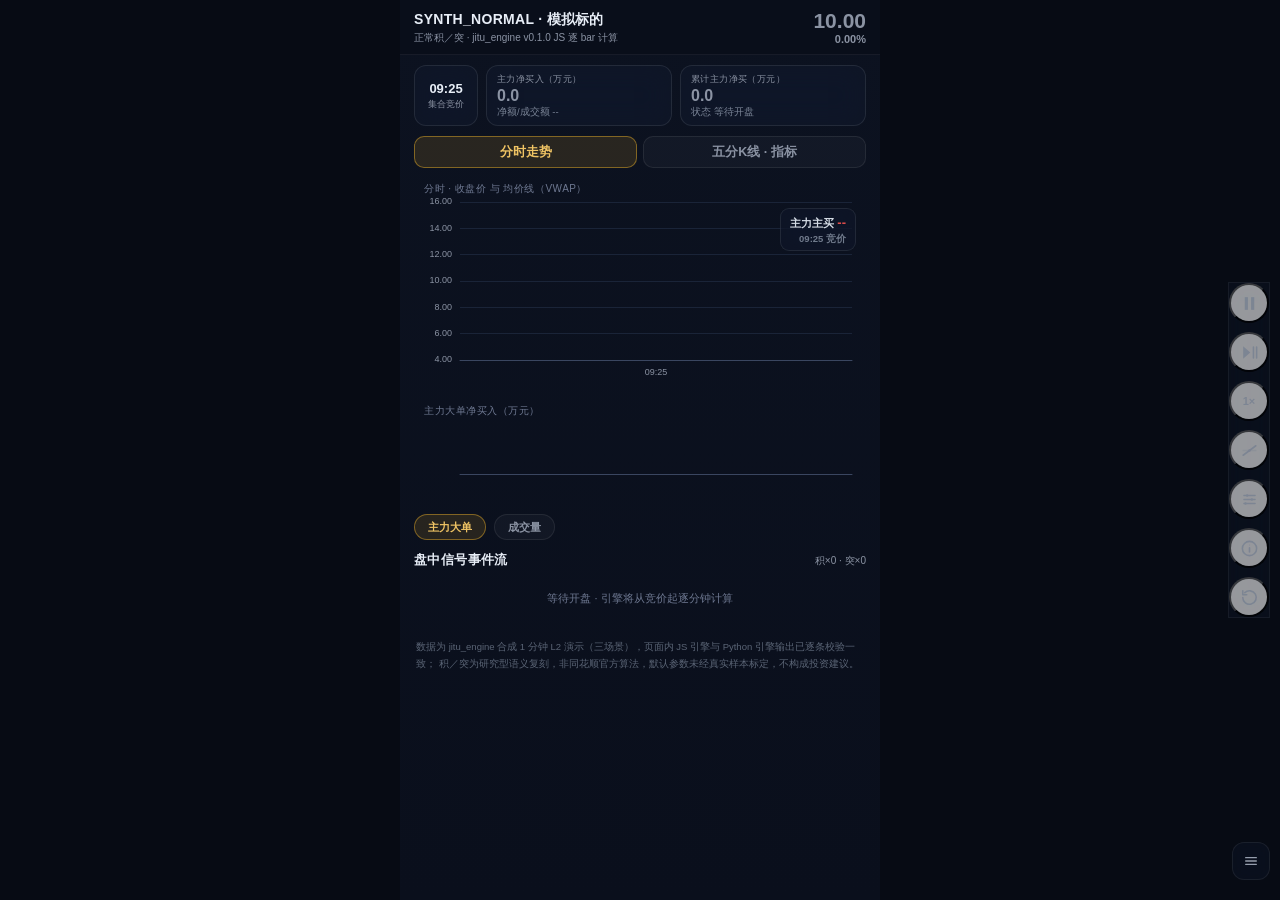
<file: jitu/index.html>
<!DOCTYPE html>
<html lang="zh-CN">
<head>
<meta charset="UTF-8">
<meta name="viewport" content="width=device-width, initial-scale=1.0, viewport-fit=cover">
<title>积突实时监控 · 分时走势</title>
<script src="libs/echarts.min.js"></script>
<style>
  * { margin:0; padding:0; box-sizing:border-box; -webkit-tap-highlight-color:transparent; }
  html,body { background:#070B14; }
  body {
    font-family:-apple-system,BlinkMacSystemFont,"PingFang SC","MiSans","Microsoft YaHei",sans-serif;
    color:#E8EEF7; max-width:480px; margin:0 auto; min-height:100vh;
    background:linear-gradient(180deg,#0C1220 0%,#0A0F1C 100%);
    padding-bottom:96px; position:relative;
  }
  .glass {
    background:rgba(19,27,44,.50);
    -webkit-backdrop-filter:blur(14px) saturate(1.3);
    backdrop-filter:blur(14px) saturate(1.3);
    border:1px solid rgba(255,255,255,.09);
  }
  .glass-strong {
    background:rgba(14,21,37,.78);
    -webkit-backdrop-filter:blur(22px) saturate(1.45);
    backdrop-filter:blur(22px) saturate(1.45);
    border:1px solid rgba(255,255,255,.13);
  }

  /* ── 头部 ── */
  header {
    position:sticky; top:0; z-index:40; display:flex; align-items:center;
    justify-content:space-between; padding:10px 14px 9px;
    background:rgba(9,14,26,.82); -webkit-backdrop-filter:blur(18px);
    backdrop-filter:blur(18px); border-bottom:1px solid rgba(255,255,255,.06);
  }
  .h-title { display:flex; flex-direction:column; gap:2px; min-width:0; }
  .h-name { font-size:14px; font-weight:700; letter-spacing:.3px; }
  .h-sub { font-size:10px; color:#8B93A3; white-space:nowrap; overflow:hidden; text-overflow:ellipsis; }
  .h-price { text-align:right; display:flex; flex-direction:column; align-items:flex-end; gap:2px; }
  .h-price .p { font-size:21px; font-weight:800; font-variant-numeric:tabular-nums; line-height:1; }
  .h-price .d { font-size:11px; font-weight:600; font-variant-numeric:tabular-nums; }
  .up { color:#F0524F; } .down { color:#33B077; } .flat { color:#8B93A3; }

  /* ── 指标读数行（分时上方两个指标） ── */
  .readout { display:flex; gap:8px; padding:10px 14px 0; align-items:stretch; }
  .clock-pill {
    display:flex; flex-direction:column; justify-content:center; align-items:center;
    min-width:64px; border-radius:12px; padding:6px 8px;
  }
  .clock-pill .t { font-size:13px; font-weight:700; font-variant-numeric:tabular-nums; }
  .clock-pill .s { font-size:9px; color:#8B93A3; margin-top:2px; }
  .metric-card { flex:1; border-radius:12px; padding:7px 10px 6px; min-width:0; }
  .metric-card .lab { font-size:9px; color:#8B93A3; letter-spacing:.4px; }
  .metric-card .val { font-size:16px; font-weight:800; font-variant-numeric:tabular-nums; line-height:1.25; }
  .metric-card .sub { font-size:9.5px; color:#7A8496; font-variant-numeric:tabular-nums; white-space:nowrap; overflow:hidden; text-overflow:ellipsis; }

  /* ── 视图切换 ── */
  .tabs { display:flex; gap:6px; padding:10px 14px 0; }
  .tabs button {
    flex:1; height:32px; border:1px solid rgba(255,255,255,.08); background:rgba(255,255,255,.03);
    color:#8B93A3; font-size:12.5px; font-weight:600; border-radius:10px; cursor:pointer;
    transition:all .18s;
  }
  .tabs button.active { background:rgba(240,180,41,.13); border-color:rgba(240,180,41,.45); color:#F0C464; }

  /* ── 图表区 ── */
  .chart-wrap { position:relative; padding:8px 14px 0; }
  .chart { width:100%; height:330px; }
  .chart-kline { display:none; }
  .panel-label { position:absolute; left:24px; font-size:10px; color:#6E7891; letter-spacing:.5px; pointer-events:none; z-index:5; }
  .pl-main { top:14px; } .pl-sub { top:236px; }
  .panel-tag {
    position:absolute; right:24px; top:14px; z-index:5; pointer-events:none;
    font-size:10px; color:#F0B429; font-weight:700; letter-spacing:.5px;
    padding:3px 8px; border-radius:7px;
    background:rgba(240,180,41,.10); border:1px solid rgba(240,180,41,.35);
    opacity:0; transition:opacity .4s;
  }
  .panel-tag.show { opacity:1; }
  .panel-tag.brk { color:#FF6B66; background:rgba(255,90,90,.10); border-color:rgba(255,90,90,.4); }

  /* 主力主买浮动 chip */
  .chip-mainbuy {
    position:absolute; right:24px; top:40px; z-index:6;
    border-radius:9px; padding:5px 9px; font-size:10.5px; font-weight:700;
    color:#E8EEF7; font-variant-numeric:tabular-nums; line-height:1.4;
    display:flex; flex-direction:column; align-items:flex-end;
    transition:all .25s; opacity:.92;
  }
  .chip-mainbuy .mb-v { color:#F0524F; font-size:13px; }
  .chip-mainbuy.pulse { animation:chipPulse 1.1s ease; border-color:rgba(240,180,41,.65); }
  .chip-mainbuy.pulse-brk { animation:chipPulse 1.1s ease; border-color:rgba(255,90,90,.7); }
  @keyframes chipPulse {
    0%{ transform:scale(1); } 35%{ transform:scale(1.08); } 100%{ transform:scale(1); }
  }

  /* ── 副图指标切换 ── */
  .ind-tabs { display:flex; gap:8px; padding:8px 14px 0; }
  .ind-tabs button {
    height:26px; padding:0 13px; font-size:11px; font-weight:600; color:#8B93A3;
    background:rgba(255,255,255,.03); border:1px solid rgba(255,255,255,.08);
    border-radius:999px; cursor:pointer; transition:all .18s;
  }
  .ind-tabs button.active { color:#F0C464; border-color:rgba(240,180,41,.45); background:rgba(240,180,41,.12); }

  /* ── 信号事件流 ── */
  .events { padding:12px 14px 0; }
  .events-head { display:flex; justify-content:space-between; align-items:baseline; margin-bottom:8px; }
  .events-head .t { font-size:12.5px; font-weight:700; letter-spacing:.4px; }
  .events-head .c { font-size:10px; color:#8B93A3; font-variant-numeric:tabular-nums; }
  .ev-list { display:flex; flex-direction:column; gap:8px; }
  .ev-card {
    border-radius:12px; padding:9px 11px; border-left:3px solid #F0B429;
    animation:evIn .45s cubic-bezier(.2,.9,.3,1.2);
  }
  .ev-card.brk { border-left-color:#FF6B66; }
  .ev-card.invalid { border-left-color:#5A6475; opacity:.88; }
  @keyframes evIn { from { opacity:0; transform:translateY(-7px); } to { opacity:1; transform:none; } }
  .ev-top { display:flex; align-items:center; gap:7px; flex-wrap:wrap; }
  .ev-badge {
    font-size:11px; font-weight:800; padding:1px 8px; border-radius:6px; line-height:1.5;
  }
  .ev-badge.acc { color:#F0B429; background:rgba(240,180,41,.14); border:1px solid rgba(240,180,41,.4); }
  .ev-badge.brk { color:#FF6B66; background:rgba(255,90,90,.13); border:1px solid rgba(255,90,90,.4); }
  .ev-time { font-size:10.5px; color:#8B93A3; font-variant-numeric:tabular-nums; }
  .ev-price { font-size:11px; font-weight:700; font-variant-numeric:tabular-nums; }
  .ev-inv {
    margin-top:6px; font-size:10.5px; color:#A9B1C1; border-radius:7px; padding:5px 8px;
    background:rgba(90,100,117,.14); border:1px dashed rgba(140,150,170,.3);
    display:none;
  }
  .ev-card.invalid .ev-inv { display:block; }
  .ev-inv b { color:#8B93A3; }
  .ev-reason { margin-top:6px; font-size:10.8px; line-height:1.65; color:#B9C2D4; }
  .ev-note { font-size:10.8px; color:#8B93A3; line-height:1.7; }
  .empty-tip { font-size:11px; color:#6E7891; padding:14px 4px; text-align:center; }

  footer { padding:18px 16px 8px; font-size:9.5px; color:#5A6475; line-height:1.8; }

  /* ── 磨砂功能 dock（隐藏功能小图标） ── */
  .dock {
    position:fixed; right:10px; top:50%; transform:translateY(-50%); z-index:60;
    display:flex; flex-direction:column; gap:9px; align-items:center;
    transition:opacity .3s, transform .3s; opacity:.62;
  }
  .dock:hover, .dock:focus-within { opacity:1; }
  .dock.hidden { opacity:0; pointer-events:none; transform:translateY(-50%) translateX(16px); }
  .dock button {
    width:40px; height:40px; border-radius:50%; cursor:pointer; color:#C6D0E0;
    display:flex; align-items:center; justify-content:center; position:relative;
    transition:transform .15s, border-color .2s, color .2s;
    font-size:11px; font-weight:800; font-variant-numeric:tabular-nums;
  }
  .dock button:active { transform:scale(.9); }
  .dock button:hover, .dock button.on { border-color:rgba(240,180,41,.5); color:#F0C464; }
  .dock svg { width:19px; height:19px; }
  .dock-toggle {
    position:fixed; right:10px; bottom:20px; z-index:60; width:38px; height:38px;
    border-radius:12px; cursor:pointer; color:#C6D0E0; display:flex; align-items:center;
    justify-content:center; opacity:.75; transition:opacity .2s;
  }
  .dock-toggle:hover { opacity:1; color:#F0C464; }

  /* ── 磨砂弹层 ── */
  .popover {
    position:fixed; right:58px; z-index:70; width:210px; border-radius:14px;
    padding:12px 14px; display:none; box-shadow:0 10px 34px rgba(0,0,0,.42);
  }
  .popover.show { display:block; animation:popIn .22s ease; }
  @keyframes popIn { from{opacity:0; transform:translateX(8px);} to{opacity:1; transform:none;} }
  .pop-title { font-size:11px; font-weight:700; color:#F0C464; margin-bottom:8px; letter-spacing:.5px; }
  .pop-row {
    display:flex; justify-content:space-between; align-items:center; padding:7px 8px;
    border-radius:9px; cursor:pointer; font-size:11.5px; color:#B9C2D4; transition:background .15s;
  }
  .pop-row:hover { background:rgba(255,255,255,.05); }
  .pop-row.on { color:#F0C464; background:rgba(240,180,41,.12); }
  .pop-row .desc { font-size:9.5px; color:#7A8496; }
  .pop-text { font-size:10.5px; line-height:1.8; color:#A9B1C1; }
  .pop-text b { color:#D8E0EE; }
  .pop-text .sep { margin:7px 0; border-top:1px solid rgba(255,255,255,.07); }

  /* ── toast ── */
  .toast {
    position:fixed; top:72px; left:50%; transform:translateX(-50%) translateY(-14px);
    z-index:90; border-radius:11px; padding:8px 15px; font-size:12px; font-weight:700;
    opacity:0; pointer-events:none; transition:all .3s; white-space:nowrap;
    display:flex; align-items:center; gap:7px; box-shadow:0 8px 26px rgba(0,0,0,.4);
  }
  .toast.show { opacity:1; transform:translateX(-50%) translateY(0); }
  .toast .dot { width:7px; height:7px; border-radius:50%; }
  .toast.acc { color:#F0C464; border-color:rgba(240,180,41,.45); } .toast.acc .dot { background:#F0B429; }
  .toast.brk { color:#FF8A85; border-color:rgba(255,90,90,.45); } .toast.brk .dot { background:#FF5757; }
  .toast.inv { color:#A9B1C1; border-color:rgba(140,150,170,.4); } .toast.inv .dot { background:#8B93A3; }
  .toast.done { color:#D8E0EE; } .toast.done .dot { background:#33B077; }
</style>
</head>
<body>

<header>
  <div class="h-title">
    <div class="h-name" id="hName">SYNTH_DEMO</div>
    <div class="h-sub" id="hSub">积突实时监控 · jitu_engine v— JS 逐 bar 计算</div>
  </div>
  <div class="h-price">
    <div class="p flat" id="hPrice">--.--</div>
    <div class="d flat" id="hPct">--.--%</div>
  </div>
</header>

<div class="readout">
  <div class="clock-pill glass">
    <div class="t" id="rdClock">09:25</div>
    <div class="s" id="rdPhase">集合竞价</div>
  </div>
  <div class="metric-card glass">
    <div class="lab">主力净买入（万元）</div>
    <div class="val flat" id="rdNet">0.0</div>
    <div class="sub" id="rdNetSub">净额/成交额 --</div>
  </div>
  <div class="metric-card glass">
    <div class="lab">累计主力净买（万元）</div>
    <div class="val flat" id="rdCum">0.0</div>
    <div class="sub" id="rdStateSub">状态 等待开盘</div>
  </div>
</div>

<div class="tabs">
  <button id="tabFs" class="active">分时走势</button>
  <button id="tabKl">五分K线 · 指标</button>
</div>

<div class="chart-wrap">
  <div class="panel-label pl-main" id="plMain">分时 · 收盘价 与 均价线（VWAP）</div>
  <div class="panel-label pl-sub" id="plSub">主力大单净买入（万元）</div>
  <div class="panel-tag" id="signalTag">积 信号</div>
  <div class="chip-mainbuy glass" id="chipMainbuy">
    <span>主力主买 <span class="mb-v" id="mbVal">--</span></span>
    <span style="color:#7A8496;font-weight:600;font-size:9.5px" id="mbTime">09:25 竞价</span>
  </div>
  <div id="chartFs" class="chart"></div>
  <div id="chartKl" class="chart chart-kline"></div>
</div>

<div class="ind-tabs">
  <button id="indMain" class="active">主力大单</button>
  <button id="indVol">成交量</button>
</div>

<section class="events">
  <div class="events-head">
    <span class="t">盘中信号事件流</span>
    <span class="c" id="evCount">积×0 · 突×0</span>
  </div>
  <div class="ev-list" id="evList">
    <div class="empty-tip" id="evEmpty">等待开盘 · 引擎将从竞价起逐分钟计算</div>
  </div>
</section>

<footer>
  数据为 jitu_engine 合成 1 分钟 L2 演示（三场景），页面内 JS 引擎与 Python 引擎输出已逐条校验一致；
  积／突为研究型语义复刻，非同花顺官方算法，默认参数未经真实样本标定，不构成投资建议。
</footer>

<!-- 磨砂隐藏功能 dock -->
<div class="dock glass" id="dock">
  <button id="dkPlay" title="播放 / 暂停">
    <svg viewBox="0 0 24 24" fill="none" stroke="currentColor" stroke-width="2" stroke-linecap="round" stroke-linejoin="round" id="dkPlayIcon"><polygon points="6 4 20 12 6 20 6 4" fill="currentColor" stroke="none"/></svg>
  </button>
  <button id="dkSkip" title="跳到最新">
    <svg viewBox="0 0 24 24" fill="none" stroke="currentColor" stroke-width="2" stroke-linecap="round" stroke-linejoin="round"><polygon points="4 4 13 12 4 20 4 4" fill="currentColor" stroke="none"/><line x1="17" y1="5" x2="17" y2="19"/><line x1="21" y1="5" x2="21" y2="19"/></svg>
  </button>
  <button id="dkSpeed" title="回放倍速">1×</button>
  <button id="dkView" title="切换 分时 / 五分K">
    <svg viewBox="0 0 24 24" fill="none" stroke="currentColor" stroke-width="2" stroke-linecap="round" stroke-linejoin="round"><line x1="4" y1="18" x2="20" y2="6"/><line x1="4" y1="12" x2="20" y2="12" opacity=".35"/><circle cx="12" cy="12" r="1.6" fill="currentColor" stroke="none"/></svg>
  </button>
  <button id="dkScene" title="演示场景">
    <svg viewBox="0 0 24 24" fill="none" stroke="currentColor" stroke-width="2" stroke-linecap="round"><line x1="5" y1="7" x2="19" y2="7"/><line x1="5" y1="12" x2="19" y2="12"/><line x1="5" y1="17" x2="19" y2="17"/><circle cx="9" cy="7" r="1.5" fill="currentColor" stroke="none"/><circle cx="15" cy="12" r="1.5" fill="currentColor" stroke="none"/><circle cx="7" cy="17" r="1.5" fill="currentColor" stroke="none"/></svg>
  </button>
  <button id="dkInfo" title="口径说明">
    <svg viewBox="0 0 24 24" fill="none" stroke="currentColor" stroke-width="2" stroke-linecap="round"><circle cx="12" cy="12" r="9"/><line x1="12" y1="11" x2="12" y2="16.5"/><circle cx="12" cy="7.6" r="0.6" fill="currentColor" stroke="none"/></svg>
  </button>
  <button id="dkReset" title="重置回放">
    <svg viewBox="0 0 24 24" fill="none" stroke="currentColor" stroke-width="2" stroke-linecap="round" stroke-linejoin="round"><path d="M3.5 12a8.5 8.5 0 1 0 2.6-6.1"/><polyline points="3.5 3.5 3.5 8.5 8.5 8.5"/></svg>
  </button>
</div>
<div class="dock-toggle glass" id="dockToggle" title="展开 / 收起功能栏">
  <svg viewBox="0 0 24 24" fill="none" stroke="currentColor" stroke-width="2" stroke-linecap="round" style="width:16px;height:16px"><line x1="4" y1="7" x2="20" y2="7"/><line x1="4" y1="12" x2="20" y2="12"/><line x1="4" y1="17" x2="20" y2="17"/></svg>
</div>

<div class="popover glass-strong" id="popSpeed">
  <div class="pop-title">回放倍速</div>
  <div class="pop-row" data-speed="0.5">0.5×<span class="desc">2.8 秒/根</span></div>
  <div class="pop-row" data-speed="1">1×<span class="desc">1.4 秒/根</span></div>
  <div class="pop-row" data-speed="2">2×<span class="desc">0.7 秒/根</span></div>
  <div class="pop-row on" data-speed="4">4×<span class="desc">0.35 秒/根</span></div>
</div>

<div class="popover glass-strong" id="popScene">
  <div class="pop-title">演示场景</div>
  <div class="pop-row on" data-scene="SYNTH_NORMAL">标准推进<span class="desc">积 09:49 → 突 10:06</span></div>
  <div class="pop-row" data-scene="SYNTH_ISOLATED">孤立巨单<span class="desc">无信号 · 防假触发</span></div>
  <div class="pop-row" data-scene="SYNTH_FAILED">突破失败<span class="desc">突信号失效记录</span></div>
</div>

<div class="popover glass-strong" id="popInfo" style="width:238px">
  <div class="pop-title">口径说明</div>
  <div class="pop-text">
    <b>积</b>：早盘窗口内，近 8 柱大单持续净流入（阳性占比≥60%、净额/成交额≥2%），价格自高点回撤 0.2%–4% 但仍守住 VWAP 容差——资金承接，价格未涨。
    <div class="sep"></div>
    <b>突</b>：前 12 柱振幅≤1.8% 的窄区间，前置 8 柱资金铺垫，当根成交额、主动大买较中位数同步放大，收盘越过区间上沿。
    <div class="sep"></div>
    <b>失效</b>：触发后 6 柱内跌回触发价位，或资金转为持续流出即记失效。
    <div class="sep"></div>
    信号由页面内 JS 引擎逐 bar 计算（无未来数据），与 Python 引擎校验一致。
  </div>
</div>

<div class="toast glass-strong" id="toast"><span class="dot"></span><span id="toastText"></span></div>

<script src="data.js"></script>
<script src="engine.js"></script>
<script>
(function () {
  "use strict";
  var DATA = window.JITU_DATA;
  var JituEngine = window.JituEngine;

  var C = {
    bg: "#0D1526", text: "#E8EEF7", muted: "#8B93A3", grid: "#1A2438", axis: "#3A4660",
    price: "#E8EEF7", vwap: "#FFB03A", up: "#E64545", down: "#2F9E77",
    acc: "#F0B429", brk: "#FF5757", inv: "#8B93A3", vol: "#41527E"
  };
  var BASE_MS = 1400; // 1× 每根 bar 的毫秒数

  var state = {
    scene: "SYNTH_NORMAL", view: "fs", sub: "mainnet",
    playing: false, speed: 4, cursor: 0, timer: null, /* 默认4×: 打开数秒内即见积/突标记 */
    engine: null, done: false, nAcc: 0, nBrk: 0, openPrice: 0
  };

  // 本场景的图表数据缓存
  var fs = { cats: [], price: [], vwap: [], main: [], vol: [], live: [],
             acc: [], brk: [], inv: [], vlines: [], curLine: [] };
  var kl = { cats: [], candles: [], vwap: [], main: [], vol: [],
             acc: [], brk: [], inv: [], vlines: [], lastVwap: null };

  var charts = { fs: null, kl: null };
  var $ = function (id) { return document.getElementById(id); };

  // ───────────────────── 工具 ─────────────────────
  function hhmm(ts) { return ts.slice(11, 16); }
  function wan(v) { return v / 10000; }
  function fmt(v, d) { return (v === null || v === undefined || isNaN(v)) ? "--" : v.toFixed(d); }
  function signClass(v) { return v > 1e-9 ? "up" : (v < -1e-9 ? "down" : "flat"); }
  function barColor(v) { return v >= 0 ? C.up : C.down; }

  function showToast(text, kind) {
    var t = $("toast");
    t.className = "toast glass-strong " + kind;
    $("toastText").textContent = text;
    t.classList.add("show");
    clearTimeout(showToast._t);
    showToast._t = setTimeout(function () { t.classList.remove("show"); }, 3200);
  }

  // ───────────────────── 图表构建 ─────────────────────
  function baseAxis(color) {
    return {
      type: "category", boundaryGap: false, data: [],
      axisLine: { lineStyle: { color: C.axis } },
      axisTick: { show: false },
      axisLabel: { color: C.muted, fontSize: 9, interval: function (i) { return i % 5 === 0; } }
    };
  }

  function buildFs() {
    charts.fs = echarts.init($("chartFs"));
    charts.fs.setOption({
      animation: true, animationDurationUpdate: 260, animationEasingUpdate: "cubicOut",
      backgroundColor: "transparent",
      axisPointer: { link: [{ xAxisIndex: "all" }] },
      tooltip: {
        trigger: "axis", backgroundColor: "rgba(14,21,37,.92)", borderColor: "rgba(255,255,255,.12)",
        textStyle: { color: "#D8E0EE", fontSize: 10.5 },
        axisPointer: { type: "line", lineStyle: { color: "#41527E" } }
      },
      grid: [
        { left: 46, right: 14, top: 26, height: 158 },
        { left: 46, right: 14, top: 232, height: 66 }
      ],
      xAxis: [
        Object.assign(baseAxis(), { gridIndex: 0 }),
        Object.assign(baseAxis(), { gridIndex: 1, axisLabel: { show: false } })
      ],
      yAxis: [
        { gridIndex: 0, scale: true, axisLabel: { color: C.muted, fontSize: 9, formatter: function (v) { return v.toFixed(2); } }, splitLine: { lineStyle: { color: C.grid } } },
        { gridIndex: 1, axisLabel: { color: C.muted, fontSize: 9, formatter: function (v) { return v.toFixed(0); } }, splitLine: { lineStyle: { color: C.grid, opacity: .55 } } }
      ],
      series: [
        { name: "收盘价", type: "line", xAxisIndex: 0, yAxisIndex: 0, data: [],
          showSymbol: false, symbol: "none", lineStyle: { color: C.price, width: 1.6 },
          itemStyle: { color: C.price }, emphasis: { disabled: true }, z: 4,
          markLine: { silent: true, symbol: ["none", "none"], data: [] } },
        { name: "均价线", type: "line", xAxisIndex: 0, yAxisIndex: 0, data: [],
          showSymbol: false, symbol: "none", lineStyle: { color: C.vwap, width: 1.2, opacity: .95 },
          itemStyle: { color: C.vwap }, connectNulls: false, z: 3 },
        { name: "实时", type: "effectScatter", xAxisIndex: 0, yAxisIndex: 0, data: [],
          symbolSize: 4.5, rippleEffect: { scale: 3.2, period: 2.4 },
          itemStyle: { color: C.price }, z: 6 },
        { name: "积", type: "scatter", xAxisIndex: 0, yAxisIndex: 0, data: [],
          symbol: "circle", symbolSize: 11, itemStyle: { color: "transparent", borderColor: C.acc, borderWidth: 2 },
          label: { show: true, position: "top", distance: 5, color: C.acc, fontSize: 10, fontWeight: 700, formatter: function (p) { return p.data.name; } },
          z: 8 },
        { name: "突", type: "scatter", xAxisIndex: 0, yAxisIndex: 0, data: [],
          symbol: "triangle", symbolSize: 11, itemStyle: { color: C.brk, borderColor: "#0D1526", borderWidth: 1 },
          label: { show: true, position: "bottom", distance: 5, color: C.brk, fontSize: 10, fontWeight: 700, formatter: function (p) { return p.data.name; } },
          z: 8 },
        { name: "失效", type: "scatter", xAxisIndex: 0, yAxisIndex: 0, data: [],
          symbol: "pin", symbolSize: 26, itemStyle: { color: "#39414F" },
          label: { show: true, color: "#A9B1C1", fontSize: 8.5, fontWeight: 700, formatter: "失效", offset: [0, -2] },
          z: 7 },
        { name: "主力净买", type: "bar", xAxisIndex: 1, yAxisIndex: 1, data: [],
          barWidth: "62%", z: 3,
          markLine: { silent: true, symbol: ["none", "none"], data: [] } }
      ]
    });
  }

  function buildKl() {
    charts.kl = echarts.init($("chartKl"));
    charts.kl.setOption({
      animation: true, animationDurationUpdate: 260, animationEasingUpdate: "cubicOut",
      backgroundColor: "transparent",
      axisPointer: { link: [{ xAxisIndex: "all" }] },
      tooltip: {
        trigger: "axis", backgroundColor: "rgba(14,21,37,.92)", borderColor: "rgba(255,255,255,.12)",
        textStyle: { color: "#D8E0EE", fontSize: 10.5 },
        axisPointer: { type: "line", lineStyle: { color: "#41527E" } }
      },
      grid: [
        { left: 46, right: 14, top: 26, height: 158 },
        { left: 46, right: 14, top: 232, height: 66 }
      ],
      xAxis: [
        Object.assign(baseAxis(), { gridIndex: 0, boundaryGap: true }),
        Object.assign(baseAxis(), { gridIndex: 1, boundaryGap: true, axisLabel: { show: false } })
      ],
      yAxis: [
        { gridIndex: 0, scale: true, axisLabel: { color: C.muted, fontSize: 9, formatter: function (v) { return v.toFixed(2); } }, splitLine: { lineStyle: { color: C.grid } } },
        { gridIndex: 1, axisLabel: { color: C.muted, fontSize: 9, formatter: function (v) { return v.toFixed(0); } }, splitLine: { lineStyle: { color: C.grid, opacity: .55 } } }
      ],
      series: [
        { name: "五分K", type: "candlestick", xAxisIndex: 0, yAxisIndex: 0, data: [],
          itemStyle: { color: C.up, color0: C.down, borderColor: C.up, borderColor0: C.down },
          barMaxWidth: 14, z: 4, markLine: { silent: true, symbol: ["none", "none"], data: [] } },
        { name: "均价线", type: "line", xAxisIndex: 0, yAxisIndex: 0, data: [],
          showSymbol: false, lineStyle: { color: C.vwap, width: 1.2 }, itemStyle: { color: C.vwap },
          connectNulls: true, z: 3 },
        { name: "积", type: "scatter", xAxisIndex: 0, yAxisIndex: 0, data: [],
          symbol: "circle", symbolSize: 11, itemStyle: { color: "transparent", borderColor: C.acc, borderWidth: 2 },
          label: { show: true, position: "top", distance: 5, color: C.acc, fontSize: 10, fontWeight: 700, formatter: function (p) { return p.data.name; } }, z: 8 },
        { name: "突", type: "scatter", xAxisIndex: 0, yAxisIndex: 0, data: [],
          symbol: "triangle", symbolSize: 11, itemStyle: { color: C.brk, borderColor: "#0D1526", borderWidth: 1 },
          label: { show: true, position: "top", distance: -16, color: C.brk, fontSize: 10, fontWeight: 700, formatter: function (p) { return p.data.name; } }, z: 8 },
        { name: "失效", type: "scatter", xAxisIndex: 0, yAxisIndex: 0, data: [],
          symbol: "pin", symbolSize: 26, itemStyle: { color: "#39414F" },
          label: { show: true, color: "#A9B1C1", fontSize: 8.5, fontWeight: 700, formatter: "失效", offset: [0, -2] }, z: 7 },
        { name: "主力净买", type: "bar", xAxisIndex: 1, yAxisIndex: 1, data: [],
          barWidth: "62%", z: 3, markLine: { silent: true, symbol: ["none", "none"], data: [] } }
      ]
    });
  }

  // ───────────────────── 事件卡片 ─────────────────────
  function addEventCard(sig) {
    var empty = $("evEmpty"); if (empty) empty.remove();
    var card = document.createElement("div");
    card.className = "ev-card glass" + (sig.type === "突" ? " brk" : "");
    card.id = "ev-" + sig.signalId;
    var badge = sig.type === "积" ? "acc" : "brk";
    card.innerHTML =
      '<div class="ev-top">' +
        '<span class="ev-badge ' + badge + '">' + sig.type + ' 信号</span>' +
        '<span class="ev-time">' + hhmm(sig.ts) + '</span>' +
        '<span class="ev-price ' + (sig.type === "突" ? "up" : "flat") + '">触发价 ' + sig.price.toFixed(3) + '</span>' +
      '</div>' +
      '<div class="ev-inv">信号失效 <b>' + (sig.invalidatedAt ? hhmm(sig.invalidatedAt) : "") + '</b> · ' + (sig.invalidationReason || "") + '</div>' +
      '<div class="ev-reason">' + sig.reason + '</div>';
    $("evList").insertBefore(card, $("evList").firstChild);
    updateEvCount();
  }

  function invalidateEventCard(sig) {
    var card = document.getElementById("ev-" + sig.signalId);
    if (card) {
      card.classList.add("invalid");
      var inv = card.querySelector(".ev-inv");
      if (inv) {
        inv.innerHTML = '信号失效 <b>' + (sig.invalidatedAt ? hhmm(sig.invalidatedAt) : "") +
          '</b> · ' + (sig.invalidationReason || "");
      }
    }
    updateEvCount();
  }

  function updateEvCount() {
    $("evCount").textContent = "积×" + state.nAcc + " · 突×" + state.nBrk;
  }

  // ───────────────────── 场景加载 / 重置 ─────────────────────
  function session() { return DATA.sessions[state.scene]; }

  function resetAll(autoplay) {
    stopTimer();
    state.cursor = 0; state.done = false; state.playing = false;
    state.nAcc = 0; state.nBrk = 0;
    state.engine = new JituEngine(DATA.config);

    fs = { cats: [], price: [], vwap: [], main: [], vol: [], live: [],
           acc: [], brk: [], inv: [], vlines: [], curLine: [] };
    kl = { cats: [], candles: [], vwap: [], main: [], vol: [],
           acc: [], brk: [], inv: [], vlines: [], lastVwap: null };

    var bars = session().bars;
    state.openPrice = bars[0][1]; // 竞价开盘价

    // 竞价锚点：09:25 的价格 = 开盘价，分时从竞价起画
    fs.cats.push("09:25");
    fs.price.push(state.openPrice);
    fs.vwap.push(null);

    $("hName").textContent = state.scene + " · 模拟标的";
    $("hSub").textContent = (DATA.scenarioNames[state.scene] || "") + " · jitu_engine v" + DATA.engineVersion + " JS 逐 bar 计算";
    $("hPrice").textContent = state.openPrice.toFixed(2);
    $("hPct").textContent = "0.00%"; $("hPct").className = "d flat";
    $("rdClock").textContent = "09:25"; $("rdPhase").textContent = "集合竞价";
    $("rdNet").textContent = "0.0"; $("rdNet").className = "val flat";
    $("rdNetSub").textContent = "净额/成交额 --";
    $("rdCum").textContent = "0.0"; $("rdCum").className = "val flat";
    $("rdStateSub").textContent = "状态 等待开盘";
    $("mbVal").textContent = "--"; $("mbTime").textContent = "09:25 竞价";
    $("signalTag").className = "panel-tag";
    $("evList").innerHTML = '<div class="empty-tip" id="evEmpty">等待开盘 · 引擎将从竞价起逐分钟计算</div>';
    updateEvCount();
    setPlayIcon();

    refreshFs(); refreshKl();
    if (autoplay) setTimeout(function () { startTimer(); }, 900);
  }

  // ───────────────────── 逐 bar 推进 ─────────────────────
  function step() {
    var bars = session().bars;
    if (state.cursor >= bars.length) { finish(); return; }
    var b = bars[state.cursor];
    var bar = {
      ts: b[0], open: b[1], high: b[2], low: b[3], close: b[4],
      volume: b[5], amount: b[6], main_buy: b[7], main_sell: b[8],
      symbol: state.scene, session: session().date
    };
    var res = state.engine.onBar(bar);
    var i = state.cursor, cat = hhmm(bar.ts);

    // ── 分时数据 ──
    fs.cats.push(cat);
    fs.price.push(bar.close);
    fs.vwap.push(isFinite(res.features.vwap) ? res.features.vwap : null);
    fs.main.push({ value: wan(res.features.mainNet), itemStyle: { color: barColor(res.features.mainNet) } });
    fs.vol.push({ value: wan(bar.volume), itemStyle: { color: C.vol } });
    fs.live = [[cat, bar.close]];
    fs.curLine = [{ xAxis: cat, lineStyle: { color: "#44506A", type: "dashed", opacity: .8 }, label: { show: false }, symbol: ["none", "none"] }];

    // ── 五分K 聚合 ──
    var bucket = Math.floor(i / 5);
    var bucketLabel = bucketStartLabel(bar.ts);
    if (bucket >= kl.cats.length) {
      kl.cats.push(bucketLabel);
      kl.candles.push([bar.open, bar.close, bar.low, bar.high]);
      kl.main.push({ value: wan(res.features.mainNet), itemStyle: { color: barColor(res.features.mainNet) } });
      kl.vol.push({ value: wan(bar.volume), itemStyle: { color: C.vol } });
    } else {
      var c = kl.candles[bucket];
      c[1] = bar.close; c[2] = Math.min(c[2], bar.low); c[3] = Math.max(c[3], bar.high);
      var m = kl.main[bucket]; m.value += wan(res.features.mainNet);
      var v = kl.vol[bucket]; v.value += wan(bar.volume);
    }
    kl.vwap[bucket] = isFinite(res.features.vwap) ? res.features.vwap : null;

    // ── 头部与读数 ──
    var pct = (bar.close / state.openPrice - 1) * 100;
    $("hPrice").textContent = bar.close.toFixed(2);
    $("hPrice").className = "p " + signClass(pct);
    $("hPct").textContent = (pct >= 0 ? "+" : "") + pct.toFixed(2) + "%";
    $("hPct").className = "d " + signClass(pct);
    $("rdClock").textContent = cat; $("rdPhase").textContent = "盘中";
    $("rdNet").textContent = (res.features.mainNet >= 0 ? "+" : "") + wan(res.features.mainNet).toFixed(1);
    $("rdNet").className = "val " + signClass(res.features.mainNet);
    $("rdNetSub").textContent = "净额/成交额 " + (isFinite(res.features.currentNetAmountRatio) ? (res.features.currentNetAmountRatio * 100).toFixed(1) + "%" : "--");
    var cumWan = wan(res.features.cumMainNet);
    $("rdCum").textContent = (cumWan >= 0 ? "+" : "") + cumWan.toFixed(1);
    $("rdCum").className = "val " + signClass(cumWan);
    var st = res.features.state || "巡检";
    $("rdStateSub").textContent = "状态 " + (st === "承接" ? "承接（资金吸筹）" : st === "突破" ? "突破（放量上攻）" : st === "蓄势" ? "蓄势（窄区铺垫）" : st);

    // ── 主力主买 chip ──
    $("mbVal").textContent = wan(bar.main_buy).toFixed(0) + "万";
    $("mbTime").textContent = cat;

    // ── 信号触发 ──
    var chip = $("chipMainbuy");
    res.signals.forEach(function (sig) {
      addEventCard(sig);
      fs.vlines.push(vline(cat, sig.type === "积" ? C.acc : C.brk));
      kl.vlines.push(vline(bucketLabel, sig.type === "积" ? C.acc : C.brk));
      var mk = { name: sig.type + " " + hhmm(sig.ts), value: [cat, sig.price] };
      var mkK = { name: sig.type + " " + hhmm(sig.ts), value: [bucketLabel, sig.price] };
      if (sig.type === "积") { fs.acc.push(mk); kl.acc.push(mkK); state.nAcc++; }
      else { fs.brk.push(mk); kl.brk.push(mkK); state.nBrk++; }
      showToast(sig.type + "信号 · " + hhmm(sig.ts) + " · 触发价 " + sig.price.toFixed(2), sig.type === "积" ? "acc" : "brk");
      var tag = $("signalTag");
      tag.textContent = sig.type + " 信号";
      tag.className = "panel-tag show" + (sig.type === "突" ? " brk" : "");
      clearTimeout(resetAll._tagT);
      resetAll._tagT = setTimeout(function () { tag.className = "panel-tag"; }, 3800);
      chip.classList.remove("pulse", "pulse-brk");
      void chip.offsetWidth;
      chip.classList.add(sig.type === "积" ? "pulse" : "pulse-brk");
    });
    updateEvCount();

    // ── 失效 ──
    res.invalidations.forEach(function (sig) {
      invalidateEventCard(sig);
      fs.inv.push({ value: [hhmm(sig.invalidatedAt), bar.close] });
      kl.inv.push({ value: [bucketLabel, bar.close] });
      fs.vlines.push(vline(hhmm(sig.invalidatedAt), "#5A6475"));
      kl.vlines.push(vline(bucketLabel, "#5A6475"));
      showToast(sig.type + " " + hhmm(sig.ts) + " 信号失效 · " + sig.invalidationReason, "inv");
    });

    state.cursor += 1;
    refreshFs(); refreshKl();
    if (state.cursor >= bars.length) finish();
  }

  function vline(cat, color) {
    return { xAxis: cat, lineStyle: { color: color, type: "dotted", opacity: .5 }, label: { show: false }, symbol: ["none", "none"] };
  }

  function bucketStartLabel(ts) {
    var h = parseInt(ts.slice(11, 13), 10), m = parseInt(ts.slice(14, 16), 10);
    m = Math.floor(m / 5) * 5;
    return (h < 10 ? "0" + h : "" + h) + ":" + (m < 10 ? "0" + m : "" + m);
  }

  function finish() {
    if (state.done) return;
    state.done = true; stopTimer(); setPlayIcon();
    $("rdPhase").textContent = "复盘完成";
    var last = session().bars[session().bars.length - 1];
    $("mbTime").textContent = hhmm(last[0]) + " 收盘";
    if (state.nAcc === 0 && state.nBrk === 0) {
      var div = document.createElement("div");
      div.className = "ev-card glass";
      div.innerHTML = '<div class="ev-note">本时段无积／突触发——资金或价位条件未全部满足，引擎未给出信号。</div>';
      $("evList").insertBefore(div, $("evList").firstChild);
    }
    showToast("复盘完成 · 积×" + state.nAcc + " 突×" + state.nBrk, "done");
  }

  // ───────────────────── 图表刷新 ─────────────────────
  function refreshFs() {
    if (!charts.fs) return;
    var subData = state.sub === "mainnet" ? fs.main : fs.vol;
    charts.fs.setOption({
      xAxis: [{ data: fs.cats }, { data: fs.cats }],
      series: [
        { data: fs.price, markLine: { silent: true, symbol: ["none", "none"], data: fs.curLine.concat(fs.vlines) } },
        { data: fs.vwap },
        { data: fs.live },
        { data: fs.acc },
        { data: fs.brk },
        { data: fs.inv },
        { data: subData }
      ]
    });
  }

  function refreshKl() {
    if (!charts.kl) return;
    var subData = state.sub === "mainnet" ? kl.main : kl.vol;
    charts.kl.setOption({
      xAxis: [{ data: kl.cats }, { data: kl.cats }],
      series: [
        { data: kl.candles, markLine: { silent: true, symbol: ["none", "none"], data: kl.vlines } },
        { data: kl.vwap },
        { data: kl.acc },
        { data: kl.brk },
        { data: kl.inv },
        { data: subData }
      ]
    });
  }

  // ───────────────────── 回放控制 ─────────────────────
  function startTimer() {
    if (state.done || state.playing) return;
    state.playing = true; setPlayIcon();
    state.timer = setInterval(step, BASE_MS / state.speed);
  }
  function stopTimer() {
    state.playing = false;
    clearInterval(state.timer); state.timer = null;
  }
  function togglePlay() {
    if (state.done) { resetAll(false); startTimer(); return; }
    if (state.playing) { stopTimer(); setPlayIcon(); }
    else startTimer();
  }
  function setPlayIcon() {
    $("dkPlayIcon").innerHTML = state.playing
      ? '<rect x="6" y="4" width="4" height="16" fill="currentColor" stroke="none"/><rect x="14" y="4" width="4" height="16" fill="currentColor" stroke="none"/>'
      : '<polygon points="6 4 20 12 6 20 6 4" fill="currentColor" stroke="none"/>';
  }
  function skipToEnd() {
    stopTimer();
    var guard = session().bars.length + 8;
    while (state.cursor < session().bars.length && guard-- > 0) step();
    if (!state.done) finish();
  }

  // ───────────────────── 视图 / 指标 / 倍速 / 场景 ─────────────────────
  function switchView(v) {
    state.view = v;
    $("tabFs").classList.toggle("active", v === "fs");
    $("tabKl").classList.toggle("active", v === "kl");
    $("chartFs").style.display = v === "fs" ? "block" : "none";
    $("chartKl").style.display = v === "kl" ? "block" : "none";
    $("plMain").textContent = v === "fs" ? "分时 · 收盘价 与 均价线（VWAP）" : "五分K · 由 1 分钟实时聚合";
    (v === "fs" ? charts.fs : charts.kl).resize();
  }

  function switchSub(ind) {
    state.sub = ind;
    $("indMain").classList.toggle("active", ind === "mainnet");
    $("indVol").classList.toggle("active", ind === "vol");
    $("plSub").textContent = ind === "mainnet" ? "主力大单净买入（万元）" : "成交量（万股）";
    refreshFs(); refreshKl();
  }

  function setSpeed(x) {
    state.speed = x;
    $("dkSpeed").textContent = x + "×";
    if (state.playing) { stopTimer(); startTimer(); }
  }

  function switchScene(key) {
    state.scene = key;
    resetAll(true);
  }

  // ───────────────────── 弹层 ─────────────────────
  var pop = null;
  function closePop() {
    if (pop) { pop.classList.remove("show"); pop = null; }
    ["dkSpeed", "dkScene", "dkInfo"].forEach(function (id) { $(id).classList.remove("on"); });
  }
  function togglePop(el, btnId) {
    var was = (pop === el);
    closePop();
    if (!was) { el.classList.add("show"); pop = el; $(btnId).classList.add("on"); }
  }
  function positionPop(el) {
    var r = el.getBoundingClientRect();
    el.style.top = Math.max(64, Math.min(window.innerHeight - r.height - 20, 150)) + "px";
  }

  // ───────────────────── 绑定 ─────────────────────
  $("dkPlay").addEventListener("click", togglePlay);
  $("dkSkip").addEventListener("click", function () { skipToEnd(); });
  $("dkSpeed").addEventListener("click", function () { togglePop($("popSpeed"), "dkSpeed"); positionPop($("popSpeed")); });
  $("dkView").addEventListener("click", function () { switchView(state.view === "fs" ? "kl" : "fs"); });
  $("dkScene").addEventListener("click", function () { togglePop($("popScene"), "dkScene"); positionPop($("popScene")); });
  $("dkInfo").addEventListener("click", function () { togglePop($("popInfo"), "dkInfo"); positionPop($("popInfo")); });
  $("dkReset").addEventListener("click", function () { closePop(); resetAll(true); });
  $("dockToggle").addEventListener("click", function () { $("dock").classList.toggle("hidden"); });

  Array.prototype.forEach.call(document.querySelectorAll("#popSpeed .pop-row"), function (row) {
    row.addEventListener("click", function () {
      setSpeed(parseFloat(row.getAttribute("data-speed")));
      Array.prototype.forEach.call(document.querySelectorAll("#popSpeed .pop-row"), function (r) { r.classList.remove("on"); });
      row.classList.add("on"); closePop();
    });
  });
  Array.prototype.forEach.call(document.querySelectorAll("#popScene .pop-row"), function (row) {
    row.addEventListener("click", function () {
      Array.prototype.forEach.call(document.querySelectorAll("#popScene .pop-row"), function (r) { r.classList.remove("on"); });
      row.classList.add("on");
      switchScene(row.getAttribute("data-scene"));
      closePop();
    });
  });
  document.addEventListener("click", function (e) {
    if (pop && !pop.contains(e.target) &&
        e.target !== $("dkSpeed") && e.target !== $("dkScene") && e.target !== $("dkInfo")) closePop();
  });

  $("tabFs").addEventListener("click", function () { switchView("fs"); });
  $("tabKl").addEventListener("click", function () { switchView("kl"); });
  $("indMain").addEventListener("click", function () { switchSub("mainnet"); });
  $("indVol").addEventListener("click", function () { switchSub("vol"); });
  window.addEventListener("resize", function () {
    if (charts.fs) charts.fs.resize();
    if (charts.kl) charts.kl.resize();
  });

  // ───────────────────── 启动 ─────────────────────
  buildFs(); buildKl();
  resetAll(true);
})();
</script>
</body>
</html>
</file>
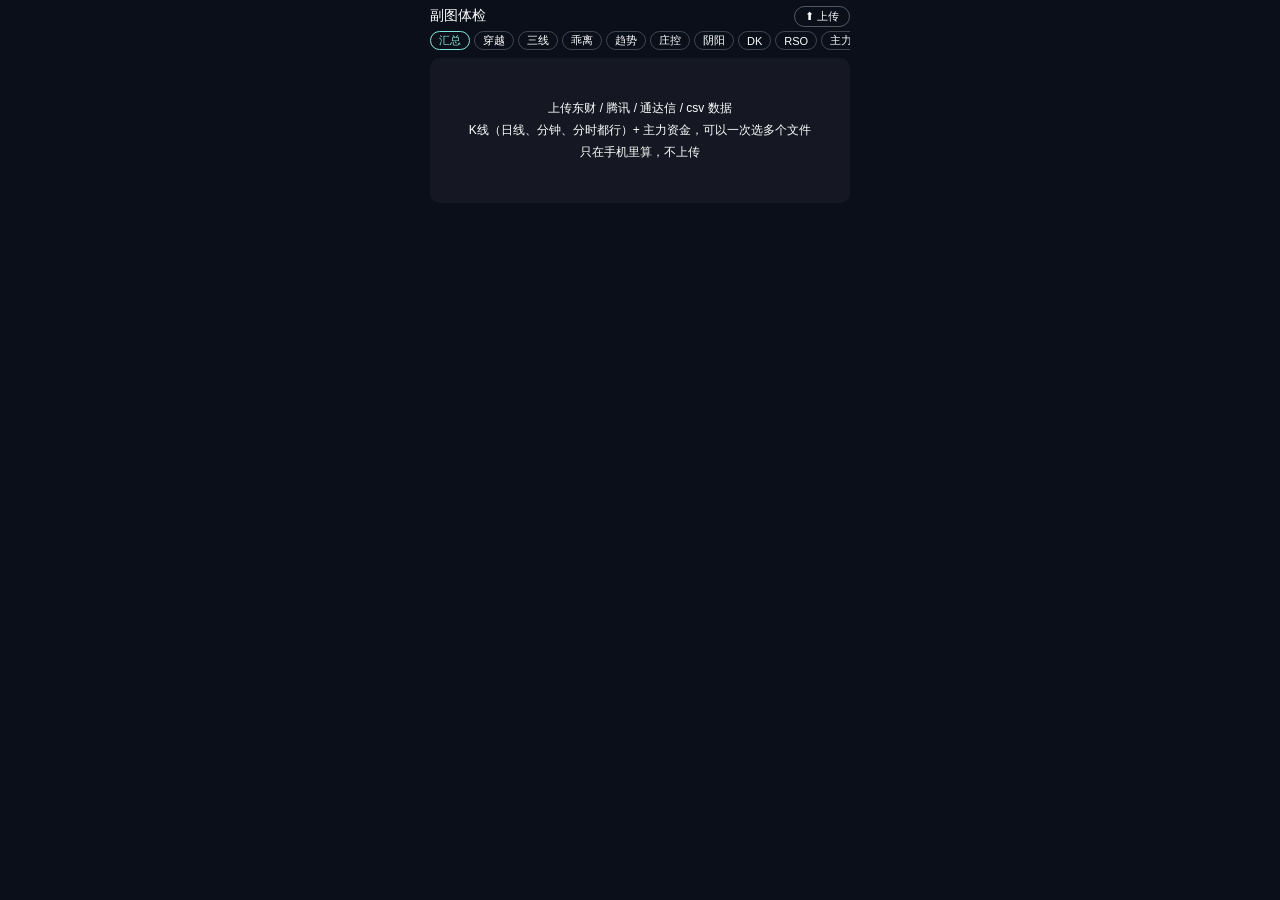
<file: ftj.html>
<!doctype html>
<html lang="zh"><head><meta charset="utf-8">
<meta name="viewport" content="width=device-width,initial-scale=1,viewport-fit=cover">
<title>副图体检</title>
<!-- ftj.html v1 (11-25) 副图体检: 上传东财/腾讯/通达信/csv 数据(日线·分钟·分时·主力资金) → 每个副图单测 + 汇总(国家队卡式)。
     公式=作战屏/K线表同一份 jl_huo/jl_sx/jl_zd/jl_hy/jl_dk.js + jl_rso.js(拷自 ks.html, tools/bt/ftj_1125/rso_parity.js 0差异)。
     信号方向(偏多/偏空)归类、主力转入/转出、多空合计 = 口径表 F-FTJ1, 没回测, 只显示。数据只在本机算, 不上传。 -->
<style>
:root{color-scheme:dark}
body{margin:0;background:#0b0f1a;color:#fff;font:400 12px/1.4 -apple-system,"PingFang SC",sans-serif;font-variant-numeric:tabular-nums;-webkit-text-size-adjust:100%}
.ph{max-width:420px;margin:0 auto;padding:6px 6px 40px}
.top{display:flex;align-items:center;gap:6px;margin-bottom:4px}.top b{font-weight:500;font-size:13.5px;white-space:nowrap;overflow:hidden;text-overflow:ellipsis}.top s{text-decoration:none;font-size:10.5px;font-weight:300;white-space:nowrap}
.up{margin-left:auto;flex:none;border:1px solid rgba(255,255,255,.3);border-radius:12px;padding:2px 10px;font-size:11px;color:#fff;background:none;position:relative;overflow:hidden}
.up input{position:absolute;inset:0;opacity:0;font-size:30px}
.chips{display:flex;gap:4px;overflow-x:auto;padding-bottom:3px;margin-bottom:5px;scrollbar-width:none}.chips::-webkit-scrollbar{display:none}
.chips button{flex:none;background:none;border:1px solid rgba(255,255,255,.22);border-radius:11px;padding:1px 8px;font-size:11px;color:#fff}
.chips button.on{border-color:#81e6d9;color:#81e6d9}.chips button.dim{opacity:.35}
.card{background:rgba(255,255,255,.04);border-radius:10px;padding:7px 6px 5px;margin-bottom:8px}
.ct{font-size:11.5px;font-weight:500;margin:0 2px 3px}
.gTop{display:flex;align-items:center;gap:10px}.ring{position:relative;width:50px;height:50px;flex:none}.ring svg{width:50px;height:50px}.ring b{position:absolute;inset:0;display:flex;align-items:center;justify-content:center;font:500 15px -apple-system}.ring b small{font-size:9px;font-weight:300}
.gS{font-size:14px;font-weight:500}.gM{font-size:10px;font-weight:300;margin-top:1px}
.lp{display:grid;grid-template-columns:repeat(5,1fr);gap:4px;margin:8px 0 6px}
.lp>div{border:1px solid #ffffff1f;border-radius:9px;padding:4px 1px 3px;text-align:center}
.lp i{display:block;width:7px;height:7px;border-radius:50%;margin:0 auto 2px;background:#ffffff30}
.lp .n{font-size:10px;font-weight:300;white-space:nowrap}.lp .v{font-size:10px;margin-top:1px;white-space:nowrap}
.lp .r i{background:#ff5459;box-shadow:0 0 6px #ff5459}.lp .r .v{color:#ff5459}.lp .b i{background:#4aa8ff;box-shadow:0 0 6px #4aa8ff}.lp .b .v{color:#4aa8ff}.lp .na{opacity:.35}
.row{display:flex;align-items:center;gap:6px;margin:4px 0}
.seg{display:flex;border:1px solid #ffffff26;border-radius:8px;overflow:hidden;flex:none}.seg button{background:none;border:0;color:#fff;font-size:10.5px;padding:3px 7px}.seg button.on{background:#81e6d933}
.lg{margin-left:auto;display:flex;gap:4px;font-size:10px;font-weight:300}.lg span{display:flex;align-items:center;gap:3px}.lg i{width:9px;height:2px;display:inline-block}
svg{display:block;width:100%;height:auto}
.ex{display:grid;grid-template-columns:auto 1fr;gap:1px 6px;font:300 10px/1.45 -apple-system,"PingFang SC",sans-serif;margin:3px 2px}.ex .k{white-space:nowrap}
table{width:100%;border-collapse:collapse;font-size:10.5px}th{font-weight:400;font-size:10px;padding:2px 1px;border-bottom:1px solid rgba(255,255,255,.12)}td{text-align:center;padding:2px 1px;border-bottom:1px solid rgba(255,255,255,.05);font-weight:300;white-space:nowrap}
.r{color:#ff5b5b}.g{color:#2fd17a}.na{opacity:.4}
.more{display:block;width:100%;background:none;border:0;text-align:center;font-size:10.5px;padding:5px 0 0;color:#81e6d9}
.st{display:flex;gap:4px;margin:4px 0 0}.st div{flex:1;background:rgba(255,255,255,.05);border-radius:6px;padding:2px 0;text-align:center;font-size:9.5px;font-weight:300}.st div b{display:block;font-size:12px;font-weight:400}
.empty{padding:40px 10px;text-align:center;font-size:12px;font-weight:300;line-height:1.8}
.warn{font-size:10.5px;color:#ffcf70;margin:0 2px 4px}
.capIn{background:none;border:1px solid #ffffff33;border-radius:6px;color:#fff;width:70px;font-size:11px;padding:1px 4px}
#sub .sxIn{margin-top:2px}
</style></head>
<body><div class="ph">
<div class="top"><b id="tName">副图体检</b><s id="tRng"></s><label class="up">⬆ 上传<input id="fIn" type="file" multiple accept=".csv,.txt,.json,.tsv,text/*,application/json"></label></div>
<div class="chips" id="lvs"></div>
<div class="chips" id="tabs"></div>
<div id="main"><div class="card empty">上传东财 / 腾讯 / 通达信 / csv 数据<br>K线（日线、分钟、分时都行）+ 主力资金，可以一次选多个文件<br>只在手机里算，不上传</div></div>
</div>
<script src="jl_huo.js?v=3"></script><script src="jl_sx.js?v=14"></script><script src="jl_zd.js?v=16"></script><script src="jl_hy.js?v=2"></script><script src="jl_dk.js?v=2"></script><script src="jl_rso.js?v=1"></script>
<script>
(function (W) {
  "use strict";
  var KS = ['穿越', '三线', '乖离', '趋势', '庄控', '阴阳', 'DK', 'RSO', '主力资金'];
  var AB = { 穿越: '穿', 三线: '三', 乖离: '乖', 趋势: '趋', 庄控: '庄', 阴阳: '阴', DK: 'DK', RSO: 'RS', 主力资金: '主' };
  var BEAR = { 顶: 1, 转绿: 1, 跌停: 1, '空↓': 1, 下穿: 1, 转出: 1 };   /* 口径表 F-FTJ1: 偏空信号; 其余=偏多 */
  var SK = 'ftj_last_v1', PK = 'ftj_ui_v1';
  var D = null;          /* {code,name,sets:{lv:bars},ff:[{t,main}],cap,capSrc,files[]} */
  var UI = (function () { try { return JSON.parse(localStorage.getItem(PK) || '{}'); } catch (e) { return {}; } })();
  UI.tab = UI.tab || '汇总'; UI.per = UI.per || '60'; UI.hz = UI.hz == null ? 1 : UI.hz;
  function saveUI() { try { localStorage.setItem(PK, JSON.stringify({ tab: UI.tab, per: UI.per, hz: UI.hz, lv: UI.lv })); } catch (e) { } }
  var $ = function (id) { return document.getElementById(id); };

  /* ================= 解析 ================= */
  function num(x) { if (x == null) return NaN; var s = String(x).replace(/[,\s"']/g, ''); if (s === '' || s === '-' || s === '--') return NaN; var m = 1; if (/亿$/.test(s)) { m = 1e8; s = s.slice(0, -1); } else if (/万$/.test(s)) { m = 1e4; s = s.slice(0, -1); } if (/%$/.test(s)) s = s.slice(0, -1); return parseFloat(s) * m; }
  function normT(d, hm) {   /* → 'YYYYMMDD' 或 'YYYYMMDDHHMM' */
    var s = String(d).trim(), dg = s.replace(/\D/g, '');
    if (/^\d{4}[-\/.]\d{1,2}[-\/.]\d{1,2}/.test(s)) { var p = s.split(/[^\d]+/); dg = p[0] + ('0' + p[1]).slice(-2) + ('0' + p[2]).slice(-2) + (p[3] != null && p[3] !== '' ? ('0' + p[3]).slice(-2) + ('0' + (p[4] || '0')).slice(-2) : ''); }
    if (dg.length === 14) dg = dg.slice(0, 12);
    if (hm != null && hm !== '') { var h = String(hm).replace(/\D/g, ''); if (h.length === 3) h = '0' + h; if (h.length >= 4) dg = dg.slice(0, 8) + h.slice(0, 4); }
    return /^\d{8}(\d{4})?$/.test(dg) && +dg.slice(0, 4) > 1980 ? dg : null;
  }
  function isPriceRow(o, c, h, l) { return o > 0 && c > 0 && h > 0 && l > 0 && h >= Math.max(o, c) * 0.999 && l <= Math.min(o, c) * 1.001 && h / l < 1.6; }
  /* 东财 kline/trends: t,o,c,h,l,v,amt,...(f61=换手 在第11列) ; 东财 fflow: t,主力,小,中,大,超大,... */
  function fromFields(f, out, src) {   /* src='s' 逗号字符串(东财) / 'a' 数组(腾讯) */
    var t = normT(f[0]); if (!t) return;
    var o = num(f[1]), c = num(f[2]), h = num(f[3]), l = num(f[4]);
    var amt0 = num(f[6]), v0 = num(f[5]), kOK = f.length >= 6 && Math.max(o, c, h, l) < 1e5 && isPriceRow(o, c, h, l) && v0 >= 0;
    if (kOK && src === 's' && f.length >= 7) kOK = (v0 === 0 && !(amt0 > 0)) || (amt0 > 0 && v0 > 0 && amt0 / (v0 * c) > 40 && amt0 / (v0 * c) < 250);   /* 东财字符串K: 成交额≈量(手)×100×价; fflow 第7列是占比, 过不了 */
    if (kOK) out.k.push({ t: t, o: o, c: c, h: h, l: l, v: num(f[5]) || 0, amt: num(f[6]), hs: f.length >= 11 ? num(f[10]) : NaN });
    else if (isFinite(num(f[1]))) out.ff.push({ t: t, main: num(f[1]) });
  }
  var HDR = {
    t: /^(日期|时间|交易日期|date|time|day|datetime|trade_?date)$/i, hm: /^(hm|时刻|分钟|time_?hm)$/i,
    o: /^(开盘|开盘价|open|o)$/i, c: /^(收盘|收盘价|最新价|close|c|price)$/i, h: /^(最高|最高价|high|h)$/i, l: /^(最低|最低价|low|l)$/i,
    v: /^(成交量|成交量\(手\)|vol|volume|v)$/i, amt: /^(成交额|成交金额|amount|amt|money)$/i, hs: /^(换手率|换手|turnover|hs|换手率%)$/i,
    main: /^(主力净额|主力净流入|主力净流入额|主力|主力资金|main|main_?net|zl|f52)$/i, code: /^(代码|股票代码|code|symbol)$/i, name: /^(名称|股票名称|name)$/i
  };
  function parseCSV(txt, out) {
    var lines = txt.replace(/^﻿/, '').split(/\r?\n/).filter(function (s) { return s.trim(); });
    if (!lines.length) return;
    var dl = lines.slice(0, 5).join('\n'); var sep = dl.indexOf('\t') >= 0 ? '\t' : dl.indexOf(',') >= 0 ? ',' : dl.indexOf(';') >= 0 ? ';' : /\s+/;
    var map = null, hi = -1;
    for (var i = 0; i < Math.min(5, lines.length); i++) {   /* 表头可能在第2行(通达信导出第1行是 "600105 永鼎股份 日线 前复权") */
      var cells = lines[i].split(sep).map(function (s) { return s.trim().replace(/^"|"$/g, ''); }), m = {}, hit = 0;
      cells.forEach(function (cn, j) { for (var k in HDR) if (m[k] == null && HDR[k].test(cn)) { m[k] = j; hit++; break; } });
      if (hit >= 2 && m.t != null) { map = m; hi = i; break; }
      if (i === 0) { var cm = lines[0].match(/(\d{6})\s+(\S+)/); if (cm && !normT(cells[0])) { out.code = out.code || cm[1]; out.name = out.name || cm[2]; } }
    }
    for (i = hi + 1; i < lines.length; i++) {
      var f = lines[i].split(sep).map(function (s) { return s.trim().replace(/^"|"$/g, ''); });
      if (!map) { fromFields(f, out, 's'); continue; }
      var t = normT(f[map.t], map.hm != null ? f[map.hm] : null); if (!t) continue;
      if (map.code != null && !out.code) out.code = String(f[map.code]).replace(/\D/g, '').slice(-6);
      if (map.name != null && !out.name) out.name = f[map.name];
      if (map.o != null && map.c != null) { var o = num(f[map.o]), c = num(f[map.c]), h = num(f[map.h]), l = num(f[map.l]); if (isPriceRow(o, c, h, l)) out.k.push({ t: t, o: o, c: c, h: h, l: l, v: num(f[map.v]) || 0, amt: map.amt != null ? num(f[map.amt]) : NaN, hs: map.hs != null ? num(f[map.hs]) : NaN }); }
      if (map.main != null && isFinite(num(f[map.main]))) out.ff.push({ t: t, main: num(f[map.main]) });
    }
  }
  function walkJSON(o, out, depth) {
    if (!o || depth > 6) return;
    if (Array.isArray(o)) {
      if (o.length && typeof o[0] === 'string' && o[0].split(',').length >= 5) { o.forEach(function (s) { fromFields(String(s).split(','), out, 's'); }); return; }
      if (o.length && Array.isArray(o[0]) && o[0].length >= 5 && normT(o[0][0])) { o.forEach(function (r) { fromFields(r, out, 'a'); }); return; }   /* 腾讯 qfqday/m5: [t,o,c,h,l,v] */
      if (o.length && o[0] && typeof o[0] === 'object' && !Array.isArray(o[0])) { o.forEach(function (r) { var lines = Object.keys(r); parseCSV(lines.join(',') + '\n' + lines.map(function (k) { return r[k]; }).join(','), out); }); return; }
      o.forEach(function (x) { walkJSON(x, out, depth + 1); }); return;
    }
    if (typeof o === 'object') {
      if (o.code && /^\d{6}$/.test(String(o.code)) && !out.code) out.code = String(o.code);
      if (o.name && typeof o.name === 'string' && !out.name) out.name = o.name;
      Object.keys(o).forEach(function (k) { if (k !== 'tradePeriods') walkJSON(o[k], out, depth + 1); });
    }
  }
  function parseFile(name, txt) {
    var out = { k: [], ff: [], code: '', name: '', file: name };
    var s = txt.trim(), js = null;
    if (/^[\[{]/.test(s)) { try { js = JSON.parse(s); } catch (e) { js = null; } }
    else { var mm = s.match(/^[\w$.]+\s*=\s*([\[{][\s\S]*[\]}])\s*;?\s*$/); if (mm) { try { js = JSON.parse(mm[1]); } catch (e2) { } } }   /* window.X={...} 形式 */
    if (js) walkJSON(js, out, 0); else parseCSV(txt, out);
    if (!out.code) { var c6 = String(name).match(/(\d{6})/); if (c6) out.code = c6[1]; }
    return out;
  }
  function lvOf(bars) {   /* 有时分 → 看相邻同日K的分钟差; 无 → 日 */
    if (!bars.length || bars[0].t.length < 12) return '日';
    var cnt = {}; for (var i = 1; i < Math.min(bars.length, 400); i++) { var a = bars[i - 1].t, b = bars[i].t; if (a.slice(0, 8) !== b.slice(0, 8)) continue; var d = (+b.slice(8, 10) * 60 + +b.slice(10)) - (+a.slice(8, 10) * 60 + +a.slice(10)); if (d > 0 && d <= 120) cnt[d] = (cnt[d] || 0) + 1; }
    var best = 1, bc = -1; for (var k in cnt) if (cnt[k] > bc) { bc = cnt[k]; best = +k; }
    return [1, 5, 15, 30, 60].reduce(function (p, q) { return Math.abs(q - best) < Math.abs(p - best) ? q : p; }, 1) + '分';
  }
  function dedupe(arr) { var m = {}; arr.forEach(function (r) { m[r.t] = r; }); return Object.keys(m).sort().map(function (k) { return m[k]; }); }
  function merge(parsed) {
    var nd = D && parsed.every(function (p) { return !p.code || !D.code || p.code === D.code; }) ? D : { code: '', name: '', sets: {}, ff: [], ffRaw: [], files: [] };
    if (nd !== D) nd.cap = 0;
    parsed.forEach(function (p) {
      if (p.code && !nd.code) nd.code = p.code; if (p.name && !nd.name) nd.name = p.name;
      if (p.k.length) { var b = dedupe(p.k), lv = lvOf(b); nd.sets[lv] = dedupe((nd.sets[lv] || []).concat(b)); }
      if (p.ff.length) nd.ffRaw = dedupe((nd.ffRaw || []).concat(p.ff));
      nd.files.push(p.file + '：K' + p.k.length + (p.ff.length ? ' 资金' + p.ff.length : ''));
    });
    var lvs = Object.keys(nd.sets);
    lvs.forEach(function (lv) {   /* 成交量单位: 有成交额时 额/(量×价)≈100=手, ≈1=股 → 统一成手 */
      var b = nd.sets[lv], r = b.filter(function (x) { return x.amt > 0 && x.v > 0; }).slice(-50).map(function (x) { return x.amt / (x.v * x.c); }).sort(function (a, c) { return a - c; });
      if (r.length && r[r.length >> 1] < 10) b.forEach(function (x) { x.v = x.v / 100; });
    });
    if (!nd.cap) {   /* 流通股本: 文件带换手率时反推 v(手)×100 ÷ 换手% ×100 */
      var cs = []; lvs.forEach(function (lv) { if (lv === '日') nd.sets[lv].forEach(function (x) { if (x.hs > 0 && x.v > 0) cs.push(x.v * 100 / (x.hs / 100)); }); });
      cs = cs.slice(-60).sort(function (a, c) { return a - c; }); if (cs.length) { nd.cap = cs[cs.length >> 1]; nd.capSrc = '文件换手率反推'; }
    }
    if (!nd.cap && nd.code) { try { var o = JSON.parse(localStorage.getItem('zp_sx_cap_' + nd.code) || 'null'); if (o && o.cap > 0) { nd.cap = o.cap; nd.capSrc = '上次联网取的'; } } catch (e) { } }
    D = nd;
    if (!UI.lv || !D.sets[UI.lv]) UI.lv = D.sets['日'] ? '日' : lvs[0];
    try { localStorage.setItem(SK, JSON.stringify(D)); } catch (e) { try { localStorage.removeItem(SK); } catch (e2) { } }
    if (!D.cap && D.code && navigator.onLine !== false) fetchCap(D.code);
  }
  function symOf(c) { c = String(c || ''); return /^[69]/.test(c) ? 'sh' + c : /^[0123]/.test(c) ? 'sz' + c : /^[48]/.test(c) ? 'bj' + c : ''; }
  function fetchCap(code) {   /* 联网时补流通股本(同 jl_sx fetchCap 口径: 流通市值/现价), 缓存键也同一个 */
    var sym = symOf(code); if (!sym) return;
    var x = new XMLHttpRequest(); x.timeout = 8000; x.open('GET', 'https://qt.gtimg.cn/q=' + sym + '&_t=' + Date.now());
    x.onload = function () { try { var f = x.responseText.split(';')[0].split('~'), cap = parseFloat(f[44]) * 1e8 / parseFloat(f[3]); if (cap > 0 && D && D.code === code && !D.cap) { D.cap = cap; D.capSrc = '联网取的'; try { localStorage.setItem('zp_sx_cap_' + code, JSON.stringify({ at: Date.now(), cap: cap })); localStorage.setItem(SK, JSON.stringify(D)); } catch (e) { } CC = {}; draw(); } } catch (e) { } };
    try { x.send(); } catch (e) { }
  }

  /* ================= 计算 ================= */
  var CC = {};   /* 缓存: lv → {B,sig,R...} */
  function ffFor(B, lv) {   /* 主力净额对齐到K: 东财1分钟是当日累计 → 取差; 日线K + 分钟资金 → 按天合计 */
    var raw = D.ffRaw || []; if (!raw.length) return null;
    var minute = raw[0].t.length >= 12, per = {};
    if (minute) {
      var tot = 0, dif = 0; for (var i = 1; i < raw.length; i++) { if (raw[i].t.slice(0, 8) !== raw[i - 1].t.slice(0, 8)) continue; tot += Math.abs(raw[i].main); dif += Math.abs(raw[i].main - raw[i - 1].main); }
      var cum = dif > 0 && tot / dif > 3, pv = {};
      raw.forEach(function (r) { var d = r.t.slice(0, 8), v = cum ? r.main - (pv[d] == null ? 0 : pv[d]) : r.main; pv[d] = r.main; per[r.t] = v; });
    } else raw.forEach(function (r) { per[r.t] = r.main; });
    var out = new Array(B.length).fill(null), has = 0;
    if (lv === '日') { var day = {}; Object.keys(per).forEach(function (t) { var d = t.slice(0, 8); day[d] = (day[d] || 0) + per[t]; }); B.forEach(function (b, i) { if (day[b.t] != null) { out[i] = day[b.t]; has++; } }); }
    else if (minute) {   /* 分钟K: 把K区间内的分钟资金加起来 */
      var keys = Object.keys(per).sort(), j = 0;
      B.forEach(function (b, i) { var s = 0, n = 0, prev = i > 0 && B[i - 1].t.slice(0, 8) === b.t.slice(0, 8) ? B[i - 1].t : b.t.slice(0, 8) + '0000'; while (j < keys.length && keys[j] <= b.t) { if (keys[j] > prev) { s += per[keys[j]]; n++; } j++; } if (n) { out[i] = s; has++; } });
    }
    return has ? out : null;
  }
  function SIGN(lab) { return lab ? (BEAR[lab] ? -1 : 1) : 0; }
  function compute(lv) {
    if (CC[lv]) return CC[lv];
    var B = D.sets[lv], n = B.length, cap = D.cap || 0, R = {}, sig = {}, miss = {};
    var e = function (k) { sig[k] = new Array(n).fill(''); };
    KS.forEach(e);
    try { R.huo = JLHuo.calc(B); for (var i = 0; i < n; i++) if (R.huo.DZ[i]) sig['乖离'][i] = '升'; } catch (x) { miss['乖离'] = '算不出'; }
    try {
      R.sx = JLSx.calc(B, cap || 1e9);   /* 三线不用股本; 没股本时穿越标缺 */
      for (i = 0; i < n; i++) {
        var s = R.sx; sig['三线'][i] = s.keng[i] ? '坑' : s.sheng[i] ? '升' : s.zd[i] ? '筑底' : s.di[i] ? '底' : s.icon[i] ? '▲' : s.ding[i] ? '顶' : '';
        if (cap) sig['穿越'][i] = s.sigW[i] ? '白' : s.sigP[i] ? '粉' : s.sigY[i] ? '青' : s.sigB[i] ? '蓝' : '';
      }
      if (!cap) miss['穿越'] = '缺股本';
    } catch (x) { miss['穿越'] = miss['三线'] = '算不出'; }
    try {
      R.zd = JLZd.calc(B, cap || 1e9);
      for (i = 0; i < n; i++) {
        sig['趋势'][i] = R.zd.入场[i] ? '入场' : R.zd.准备[i] ? '准备' : '';
        if (cap && i) sig['庄控'][i] = R.zd.庄控[i] > 0 && R.zd.庄控[i - 1] <= 0 ? '转红' : R.zd.庄控[i] < 0 && R.zd.庄控[i - 1] >= 0 ? '转绿' : '';
      }
      if (!cap) miss['庄控'] = '缺股本';
    } catch (x) { miss['趋势'] = miss['庄控'] = '算不出'; }
    try { R.hy = JLHy.calc(B); for (i = 0; i < n; i++) sig['阴阳'][i] = R.hy.hy[i] ? '火焰' : R.hy.dt[i] ? '跌停' : ''; } catch (x) { miss['阴阳'] = '算不出'; }
    try { R.dk = JLDk.calc(B); for (i = 0; i < n; i++) sig['DK'][i] = R.dk.xd[i] ? '多↑' : R.dk.xk[i] ? '空↓' : ''; } catch (x) { miss['DK'] = '算不出'; }
    try { var kl = B.map(function (b) { return [b.t, b.o, b.h, b.l, b.c, b.v]; }); R.rso = JLRso.calc(kl, lv === '日' ? '101' : String(parseInt(lv, 10))); if (!R.rso) miss['RSO'] = 'K线太少'; else for (i = 0; i < n; i++) sig['RSO'][i] = R.rso.up[i] ? '上穿' : R.rso.dn[i] ? '下穿' : ''; } catch (x) { miss['RSO'] = '算不出'; }
    R.ff = ffFor(B, lv);
    if (!R.ff) miss['主力资金'] = '缺资金';
    else {   /* F-FTJ1: 日线=近5日主力合计 由负转正/由正转负; 分钟=当日累计 由负转正/由正转负 */
      var roll = [], cum = 0;
      for (i = 0; i < n; i++) {
        if (lv === '日') { var s5 = 0, ok = 0; for (var j = Math.max(0, i - 4); j <= i; j++) if (R.ff[j] != null) { s5 += R.ff[j]; ok++; } roll.push(ok ? s5 : null); }
        else { if (i === 0 || B[i].t.slice(0, 8) !== B[i - 1].t.slice(0, 8)) cum = 0; if (R.ff[i] != null) cum += R.ff[i]; roll.push(R.ff[i] != null ? cum : null); }
        if (i && roll[i] != null && roll[i - 1] != null && (lv === '日' || B[i].t.slice(0, 8) === B[i - 1].t.slice(0, 8))) sig['主力资金'][i] = roll[i] > 0 && roll[i - 1] <= 0 ? '转入' : roll[i] < 0 && roll[i - 1] >= 0 ? '转出' : '';
      }
      R.roll = roll;
    }
    Object.keys(miss).forEach(function (k) { sig[k] = null; });
    var HZ = lv === '日' ? [1, 3, 5] : [5, 15, 30];
    var fw = HZ.map(function (h) { return B.map(function (b, i) { return i + h < n ? (B[i + h].c / b.c - 1) * 100 : null; }); });
    var st = {};
    KS.forEach(function (k) {
      if (!sig[k]) return;
      [1, -1].forEach(function (sd) {
        var idx = []; for (var i = 0; i < n; i++) if (sig[k][i] && SIGN(sig[k][i]) === sd) idx.push(i);
        if (!idx.length) return;
        st[k + (sd > 0 ? '|多' : '|空')] = { cnt: idx.length, last: idx[idx.length - 1], labs: uniq(idx.map(function (i) { return sig[k][i]; })), hz: fw.map(function (a) { var r = idx.map(function (i) { return a[i]; }).filter(function (v) { return v != null; }); return r.length ? { n: r.length, avg: r.reduce(function (p, q) { return p + q; }, 0) / r.length, win: r.filter(function (v) { return v > 0; }).length / r.length * 100 } : null; }) };
      });
    });
    return (CC[lv] = { B: B, n: n, R: R, sig: sig, miss: miss, st: st, fw: fw, HZ: HZ, lv: lv });
  }
  function uniq(a) { var o = []; a.forEach(function (x) { if (o.indexOf(x) < 0) o.push(x); }); return o; }

  /* ================= 画 ================= */
  function dl(t, full) { return t.length >= 12 ? (full ? t.slice(4, 6) + '-' + t.slice(6, 8) + ' ' : '') + t.slice(8, 10) + ':' + t.slice(10, 12) : t.slice(4, 6) + '-' + t.slice(6, 8); }
  var LY = '';   /* 最后一根K的年份; 不是这年的日期前面带年(数据跨年时分得清) */
  function dShort(t) { var y = LY && t.slice(0, 4) !== LY ? t.slice(2, 4) + '/' : ''; return t.length >= 12 ? y + t.slice(4, 6) + '-' + t.slice(6, 8) + ' ' + t.slice(8, 10) + ':' + t.slice(10, 12) : y + t.slice(4, 6) + '-' + t.slice(6, 8); }
  function pc(x, d) { return x == null || !isFinite(x) ? '<span class="na">—</span>' : (x > 0 ? '<span class="r">+' : '<span class="g">') + x.toFixed(d == null ? 1 : d) + '%</span>'; }
  function yi(v) { var a = Math.abs(v); return (v < 0 ? '−' : '+') + (a >= 1e8 ? (a / 1e8).toFixed(2) + '亿' : (a / 1e4).toFixed(0) + '万'); }
  function perN(C) { var p = UI.per; var opts = C.lv === '日' ? { '20': 20, '60': 60, '120': 120, all: 1e9 } : { '20': 60, '60': 240, '120': 480, all: 1e9 }; return Math.min(C.n, opts[p] || 60); }
  function perLabs(C) { return C.lv === '日' ? [['20', '20日'], ['60', '60日'], ['120', '120日'], ['all', '全部']] : [['20', '60根'], ['60', '240根'], ['120', '480根'], ['all', '全部']]; }
  function axOf(C, H) {
    var N = perN(C), i0 = C.n - N, PL = 6, PR = 336, cw = (PR - PL) / N;
    return { bars: C.B, n: C.n, i0: i0, N: N, cw: Math.max(0.6, cw), PL: PL, PR: PR, H: H || 110, mode: 'k', x: function (j) { return PL + (j - i0 + 0.5) * cw; } };
  }
  function kSvg(C, AX, mark, opt) {   /* K线 + 信号点 (宽360, 右侧价轴) */
    opt = opt || {};
    var B = C.B, i0 = AX.i0, N = AX.N, Hk = opt.h || 120, hi = -1e9, lo = 1e9, i, g = [];
    for (i = i0; i < i0 + N; i++) { hi = Math.max(hi, B[i].h); lo = Math.min(lo, B[i].l); }
    var pad = (hi - lo) * 0.08 || hi * 0.01; hi += pad; lo -= pad;
    var Y = function (v) { return 4 + (hi - v) / (hi - lo) * (Hk - 8); };
    [hi - pad, (hi + lo) / 2, lo + pad].forEach(function (v) { g.push('<line x1="' + AX.PL + '" x2="' + AX.PR + '" y1="' + Y(v).toFixed(1) + '" y2="' + Y(v).toFixed(1) + '" stroke="#ffffff10"/><text x="359" y="' + (Y(v) + 3).toFixed(1) + '" font-size="9" fill="#fff" text-anchor="end">' + v.toFixed(v < 10 ? 3 : 2) + '</text>'); });
    var cw = AX.cw, op = opt.faint ? ' opacity=".5"' : '';
    for (i = i0; i < i0 + N; i++) {
      var b = B[i], c = b.c >= b.o ? '#ff5b5b' : '#2fd17a', x = AX.x(i);
      g.push('<line x1="' + x.toFixed(1) + '" x2="' + x.toFixed(1) + '" y1="' + Y(b.h).toFixed(1) + '" y2="' + Y(b.l).toFixed(1) + '" stroke="' + c + '" stroke-width="' + Math.min(0.8, cw * 0.5).toFixed(2) + '"' + op + '/>');
      if (cw >= 1.6) g.push('<rect x="' + (x - cw * 0.35).toFixed(1) + '" y="' + Y(Math.max(b.o, b.c)).toFixed(1) + '" width="' + (cw * 0.7).toFixed(2) + '" height="' + Math.max(0.6, Math.abs(Y(b.o) - Y(b.c))).toFixed(1) + '" fill="' + c + '"' + op + '/>');
    }
    if (opt.close) { var s = []; for (i = i0; i < i0 + N; i++) s.push(AX.x(i).toFixed(1) + ',' + Y(B[i].c).toFixed(1)); g.push('<polyline fill="none" stroke="#fff" stroke-width="1" points="' + s.join(' ') + '"/>'); }
    if (mark) for (i = i0; i < i0 + N; i++) { var m = mark(i); if (!m) continue; var x2 = AX.x(i);
      if (m.dn) g.push('<text x="' + x2.toFixed(1) + '" y="' + (Y(B[i].h) - 3).toFixed(1) + '" font-size="' + (m.fs || 8) + '" fill="' + m.c + '" text-anchor="middle">' + (m.t || '▼') + '</text>');
      else g.push('<text x="' + x2.toFixed(1) + '" y="' + (Y(B[i].l) + 9 + (m.fs || 8) * 0.2).toFixed(1) + '" font-size="' + (m.fs || 8) + '" fill="' + m.c + '" text-anchor="middle">' + (m.t || '▲') + '</text>'); }
    var extra = opt.extra ? opt.extra(Y, Hk) : null, HH = Hk + (extra ? extra.h : 0);
    if (extra) g.push(extra.g);
    var tk = [0, 0.25, 0.5, 0.75, 1].map(function (p) { return i0 + Math.round(p * (N - 1)); });
    tk.forEach(function (k, j) { g.push('<text x="' + Math.min(330, Math.max(14, AX.x(k))).toFixed(1) + '" y="' + (HH + 10) + '" font-size="9" fill="#fff" text-anchor="middle">' + dl(B[k].t) + '</text>'); });
    return '<svg viewBox="0 0 360 ' + (HH + 13) + '">' + g.join('') + '</svg>';
  }
  function statCells(C, k) {
    var h = '', hz = UI.hz, nm = C.lv === '日' ? '天' : '根';
    [['|多', '#ff5459'], ['|空', '#4aa8ff']].forEach(function (sd) {
      var s = C.st[k + sd[0]]; if (!s) return; var z = s.hz[hz];
      h += '<tr><td style="text-align:left"><span style="color:' + sd[1] + '">●</span>' + k + ' ' + s.labs.slice(0, 4).join('/') + '</td><td>' + s.cnt + '</td>' + (s.cnt < 10 || !z ? '<td colspan="2" class="na">样本太少</td>' : '<td>' + pc(z.avg) + '</td><td>' + z.win.toFixed(0) + '%</td>') + '<td>' + dShort(C.B[s.last].t) + '</td></tr>';
    });
    return h;
  }
  function statHead(C) { var nm = C.lv === '日' ? '日' : '根'; return '<tr><th style="text-align:left">亮了以后(整份文件)</th><th>次</th><th>' + C.HZ[UI.hz] + nm + '后均</th><th>涨占比</th><th>最近</th></tr>'; }
  function hzSeg(C) { var nm = C.lv === '日' ? '日' : '根'; return '<div class="seg" data-g="hz">' + C.HZ.map(function (h, j) { return '<button data-v="' + j + '"' + (UI.hz === j ? ' class="on"' : '') + '>' + h + nm + '后</button>'; }).join('') + '</div>'; }
  function perSeg(C) { return '<div class="seg" data-g="per">' + perLabs(C).map(function (p) { return '<button data-v="' + p[0] + '"' + (UI.per === p[0] ? ' class="on"' : '') + '>' + p[1] + '</button>'; }).join('') + '</div>'; }

  var EXP = {
    穿越: [['<span>■ 白柱</span>', '穿透率 |&gt;30| 且换手≤3% — 缩量下获利盘大变'], ['<span style="color:#ffdc00">┃ 黄线 JIU4</span>', '获利比例÷换手 — 越高越惜售'], ['<span style="color:#00ff00">— JIU1</span>', '线高＝赚钱的人多、换手少；<span style="color:#ff00ff">JIU2</span>＝34均，绿在粉上＝惜售变强'], ['<span style="color:#ddd">■ 灰宽柱</span>', '穿越：开盘→收盘多少%筹码换边'], ['<span style="color:#ff00ff">■ 粉/青柱</span>', '低位+缩量≤3%+一天换边≥24%；阳粉阴青'], ['<span style="color:#3b7bff">■ 蓝柱</span>', '穿透率&gt;10 且涨≥5% 且换手≤3%']],
    三线: [['短/中/长', '近21/37/55根里收盘所在位置(0底~100顶)，各自平滑'], ['<span style="color:#ff9a3c">■ 橙柱 坑</span>', '三线同时 &lt;20 — 黄金坑'], ['<span style="color:#b07cff">紫底</span>', '中线 &lt;15'], ['<span style="color:#7cc8ff">天蓝 顶</span>', '中线 &gt;80 — 看顶'], ['升/筑底中/底/▲', '中线长上穿20 / 短穿长且长&lt;18 / WR40 上穿−90 / 长线上穿15']],
    乖离: [['<span style="color:#2fd17a">— 绿线</span>', '收盘偏离20日典型价的%(3日平滑)'], ['<span style="color:#3d7bff">— −2 蓝线</span>', '红块＝在−2上方，蓝块＝在下方'], ['<span style="color:#ff5cff">— 粉线</span>', '绿线近25根最低；<span style="color:#ffff3a">黄虚线</span>＝近13根最低'], ['<span style="color:#ff80ff">┃ 粉竖 升</span>', '30根内第一次：低位放量收涨'], ['<span style="color:#8fb8ff">蓝底</span>', '前一根收在20日线下']],
    趋势: [['<span style="color:#fff">— 趋势线</span>', '55根内位置的快慢差(0~100)'], ['<span style="color:#3b7bff">■ 蓝柱 入场</span>', '趋势≤13 且一根内抬升&gt;13%，10根内首次'], ['准备中', '趋势≤13，15根内首次'], ['<span style="color:#ffdc00">■ 黄柱 抄底</span>', '日内位置按换手平滑，上行且离120根高点≥12%'], ['<span style="color:#aaa">■ 灰柱 顶</span>', '趋势≥90 且上行']],
    庄控: [['<span style="color:#ff5459">■ 红</span><span style="color:#2fd17a">/绿</span>', '获利盘(按换手平滑)减它的6均×10 — 红＝控盘增强，绿＝衰减'], ['转红/转绿', '柱子由负变正/由正变负那一根']],
    阴阳: [['<span style="color:#ff5459">— 红线 YIN1</span>', '近60根里收盘位置(平滑)−10'], ['<span style="color:#2fd17a">— 绿线 YIN2</span>', '离60根高点的位置(平滑)−90，和红线对称'], ['<span style="color:#ff5459">■ 火焰</span>', '涨幅上穿8.8%或9.8%'], ['<span style="color:#3b7bff">■ 跌停</span>', '跌幅超9.9%'], ['分钟级', '火焰/跌停是日线标定，分钟里很少出']],
    DK: [['■ 能量柱', '3/5日均价差×180，从昨收出发；颜色=多空叠色'], ['多↑/空↓', 'SKK(13/21日均差) 上穿/下穿 它的2日均'], ['SK/SD/SJ 线', '7根回归斜率通道']],
    RSO: [['<span style="color:#fff">— 摆动线</span>', '6个长度的对数收盘回归斜率取均值'], ['<span style="color:#ffb347">— 信号线</span>', '摆动线的均线'], ['<span style="color:#ff5459">●</span>/<span style="color:#4aa8ff">●</span>', '摆动线上穿/下穿信号线']],
    主力资金: [['<span style="color:#ff5459">■</span>/<span style="color:#2fd17a">■</span>', '每根主力净额 流入/流出'], ['<span style="color:#ffd23f">— 黄线</span>', '日线＝近5日合计；分钟＝当日累计'], ['转入/转出', '黄线由负变正/由正变负（没回测）']]
  };

  function mkTabs() {
    var C = D ? compute(UI.lv) : null;
    $('tabs').innerHTML = ['汇总'].concat(KS).map(function (k) { var dim = C && k !== '汇总' && !C.sig[k]; return '<button data-tab="' + k + '" class="' + (UI.tab === k ? 'on' : '') + (dim ? ' dim' : '') + '">' + k + '</button>'; }).join('');
    var lvs = D ? Object.keys(D.sets).sort(function (a, b) { return (a === '日' ? 1e4 : parseInt(a, 10)) - (b === '日' ? 1e4 : parseInt(b, 10)); }) : [];
    $('lvs').innerHTML = lvs.length > 1 ? lvs.map(function (l) { return '<button data-lv="' + l + '"' + (UI.lv === l ? ' class="on"' : '') + '>' + (l === '1分' ? '1分/分时' : l) + '</button>'; }).join('') : '';
    $('lvs').style.display = lvs.length > 1 ? '' : 'none';
  }
  function head() {
    var C = compute(UI.lv), B = C.B;
    $('tName').textContent = (D.name || '') + (D.code ? ' ' + D.code : '') + ' · ' + (UI.lv === '1分' ? '1分/分时' : UI.lv === '日' ? '日线' : UI.lv);
    $('tRng').textContent = dl(B[0].t, true).replace(/ .*/, '') + '~' + dl(B[B.length - 1].t, true) + ' · ' + B.length + '根';
  }

  function drawSum(C) {
    var B = C.B, n = C.n, AX = axOf(C), win = C.lv === '日' ? 5 : 30, nm = C.lv === '日' ? '天' : '根';
    var act = KS.filter(function (k) { return C.sig[k]; });
    var lamp = KS.map(function (k) {
      if (!C.sig[k]) return [k, C.miss[k] || '缺', 'na'];
      for (var j = n - 1; j >= Math.max(0, n - win); j--) { var s = C.sig[k][j]; if (s) return [k, s + ' ' + (C.lv === '日' ? B[j].t.slice(6, 8) : B[j].t.slice(8, 10) + ':' + B[j].t.slice(10, 12)), BEAR[s] ? 'b' : 'r']; }
      return [k, '—', ''];
    });
    var nr = lamp.filter(function (l) { return l[2] === 'r'; }).length, nb = lamp.filter(function (l) { return l[2] === 'b'; }).length, sc = Math.max(nr, nb), col = nr >= nb ? '#ff5459' : '#4aa8ff', rr = 21, cc = 2 * Math.PI * rr;
    var stt = nr >= 3 && nr > nb ? ['偏多', col] : nb >= 3 && nb > nr ? ['偏空', col] : ['看不出方向', '#fff'];
    var h = '<div class="card"><div class="gTop"><div class="ring"><svg viewBox="0 0 50 50"><circle cx="25" cy="25" r="' + rr + '" fill="none" stroke="#ffffff1a" stroke-width="4"/>' + (sc ? '<circle cx="25" cy="25" r="' + rr + '" fill="none" stroke="' + col + '" stroke-width="4" stroke-linecap="round" stroke-dasharray="' + (cc * sc / act.length).toFixed(1) + ' ' + cc.toFixed(1) + '" transform="rotate(-90 25 25)"/>' : '') + '</svg><b>' + sc + '<small>/' + act.length + '</small></b></div>' +
      '<div><div class="gS" style="color:' + stt[1] + '">' + stt[0] + '</div><div class="gM">近' + win + nm + ' 偏多' + nr + '个 · 偏空' + nb + '个 · 截至 ' + dl(B[n - 1].t, true) + ' · 没回测</div></div></div>';
    h += '<div class="lp">' + lamp.map(function (l) { return '<div class="' + l[2] + '" data-tab="' + l[0] + '"><i></i><div class="n">' + l[0] + '</div><div class="v">' + l[1] + '</div></div>'; }).join('') + '</div>';
    h += '<div class="row">' + perSeg(C) + '<div class="lg"><span><i style="background:#fff"></i>收盘</span><span><i style="background:#ffb347"></i>多空合计</span>' + (C.R.ff ? '<span><i style="background:#40d0e0"></i>主力</span>' : '') + '</div></div>';
    var cs = [], cum = 0; for (var i = 0; i < n; i++) { act.forEach(function (k) { cum += SIGN(C.sig[k][i]); }); cs.push(cum); }
    h += kSvg(C, AX, function (i) { var u = 0, d = 0; act.forEach(function (k) { var s = SIGN(C.sig[k][i]); if (s > 0) u++; else if (s < 0) d++; }); return u >= 3 ? { c: '#ff5459' } : d >= 3 ? { c: '#4aa8ff', dn: 1 } : null; }, {
      h: 116, faint: 1, close: 1, extra: function (Y, Hk) {
        var g = [], i0 = AX.i0, N = AX.N, a = cs.slice(i0, i0 + N), mx = Math.max.apply(null, a), mn = Math.min.apply(null, a), Yc = function (v) { return 4 + (mx - v) / ((mx - mn) || 1) * (Hk - 8); };
        g.push('<polyline fill="none" stroke="#ffb347" stroke-width="1.1" points="' + a.map(function (v, k) { return AX.x(i0 + k).toFixed(1) + ',' + Yc(v).toFixed(1); }).join(' ') + '"/>');
        if (!C.R.ff) return { g: g.join(''), h: 0 };
        var T = Hk + 6, H2 = 40, c2 = [], s = 0; for (var k = i0; k < i0 + N; k++) { if (C.R.ff[k] != null) s += C.R.ff[k]; c2.push(s); }
        var m2 = Math.max.apply(null, c2.concat([0])), n2 = Math.min.apply(null, c2.concat([0])), Yf = function (v) { return T + (m2 - v) / ((m2 - n2) || 1) * H2; };
        g.push('<line x1="6" x2="336" y1="' + Yf(0).toFixed(1) + '" y2="' + Yf(0).toFixed(1) + '" stroke="#ffffff22" stroke-dasharray="2 2"/><text x="359" y="' + (T + 8) + '" font-size="8.5" fill="#fff" font-weight="300" text-anchor="end">主力累计</text><text x="359" y="' + (T + H2) + '" font-size="8.5" fill="#40d0e0" text-anchor="end">' + yi(s) + '</text>');
        g.push('<polyline fill="none" stroke="#40d0e0" stroke-width="1.1" points="' + c2.map(function (v, k) { return AX.x(i0 + k).toFixed(1) + ',' + Yf(v).toFixed(1); }).join(' ') + '"/>');
        return { g: g.join(''), h: H2 + 8 };
      }
    });
    h += '<div class="ex"><span class="k" style="color:#ffb347">— 多空合计</span><span>从左累加：亮一个偏多 +1、偏空 −1（没回测）</span><span class="k"><span class="r">▲</span><span style="color:#4aa8ff">▼</span></span><span>这一根 ≥3 个副图同时偏多 / 偏空</span></div>';
    /* 一天一行 */
    var show = Math.min(n, UI.rows || 8), head2 = '<tr><th>' + (C.lv === '日' ? '日期' : '时间') + '</th><th>收盘</th><th>涨跌</th>' + KS.map(function (k) { return '<th>' + AB[k] + '</th>'; }).join('') + '<th>' + C.HZ[UI.hz] + (C.lv === '日' ? '日' : '根') + '后</th></tr>';
    var rows = ''; for (i = n - 1; i >= n - show; i--) { var b = B[i]; rows += '<tr><td>' + dShort(b.t) + '</td><td>' + b.c.toFixed(2) + '</td><td>' + pc(i ? (b.c / B[i - 1].c - 1) * 100 : null) + '</td>' + KS.map(function (k) { var s = C.sig[k] ? C.sig[k][i] : null; return '<td>' + (C.sig[k] ? (s ? '<span style="color:' + (BEAR[s] ? '#4aa8ff' : '#ff5459') + '">●</span>' : '') : '<span class="na">缺</span>') + '</td>'; }).join('') + '<td>' + pc(C.fw[UI.hz][i]) + '</td></tr>'; }
    h += '<div class="row" style="margin-top:6px">' + hzSeg(C) + '</div><table>' + head2 + rows + '</table>' + (show < n ? '<button class="more" data-more="1">▾ 展开更早（共 ' + n + ' 行，已显示 ' + show + '）</button>' : '');
    h += '<table style="margin-top:8px">' + statHead(C) + KS.map(function (k) { return C.sig[k] ? statCells(C, k) : '<tr><td style="text-align:left" class="na">' + k + '</td><td colspan="4" class="na">' + C.miss[k] + '</td></tr>'; }).join('') + '</table></div>';
    $('main').innerHTML = h;
  }

  function subOwn(C, AX, k) {   /* 乖离 / RSO / 主力资金: 自己画(数=模块 calc 原样) */
    var i0 = AX.i0, N = AX.N, H = 110, T = 6, Bt = H - 4, g = [], i, R = C.R;
    var line = function (a, col, w, dash) { var s = []; for (var j = i0; j < i0 + N; j++) if (a[j] != null && isFinite(a[j])) s.push(AX.x(j).toFixed(1) + ',' + Y(a[j]).toFixed(1)); return '<polyline fill="none" stroke="' + col + '" stroke-width="' + w + '"' + (dash ? ' stroke-dasharray="' + dash + '"' : '') + ' points="' + s.join(' ') + '"/>'; };
    var vs = [], Y, hd = '';
    if (k === '乖离') {
      var h = R.huo; vs = [3, -5]; for (i = i0; i < i0 + N; i++) vs.push(h.H1[i], h.H6[i], h.FU[i], h.D4[i], h.ER[i]);
      var mx = Math.max.apply(null, vs.filter(isFinite)), mn = Math.min.apply(null, vs.filter(isFinite)); Y = function (v) { return T + (mx - v) / (mx - mn) * (Bt - T); };
      for (i = i0; i < i0 + N; i++) if (i > 0 && h.C[i - 1] < h.M20[i - 1]) g.push('<rect x="' + (AX.x(i) - AX.cw / 2).toFixed(1) + '" y="' + T + '" width="' + AX.cw.toFixed(2) + '" height="' + (Bt - T) + '" fill="rgba(80,140,255,.09)"/>');
      for (i = i0; i < i0 + N; i++) { var a = h.H6[i], y1 = Math.min(Y(a), Y(-2)), y2 = Math.max(Y(a), Y(-2)); g.push('<rect x="' + (AX.x(i) - AX.cw / 2).toFixed(1) + '" y="' + y1.toFixed(1) + '" width="' + AX.cw.toFixed(2) + '" height="' + (y2 - y1).toFixed(1) + '" fill="' + (a > -2 ? 'rgba(255,60,60,.2)' : 'rgba(0,128,255,.22)') + '"/>'); }
      [[-2, '#3d7bff', 1.1], [-5, '#8a8a8a', .7]].forEach(function (z) { g.push('<line x1="6" x2="336" y1="' + Y(z[0]).toFixed(1) + '" y2="' + Y(z[0]).toFixed(1) + '" stroke="' + z[1] + '" stroke-width="' + z[2] + '"/><text x="359" y="' + (Y(z[0]) + 3).toFixed(1) + '" font-size="9" fill="#fff" text-anchor="end">' + z[0] + '</text>'); });
      g.push(line(h.FU, '#ffcc17', 0.9), line(h.H6, '#99eeee', 0.9), line(h.ER, '#ffff3a', 0.9, '2 3'), line(h.D4, '#ff5cff', 1.2), line(h.H1, '#2fd17a', 1.3));
      for (i = i0; i < i0 + N; i++) if (h.DZ[i]) g.push('<line x1="' + AX.x(i).toFixed(1) + '" x2="' + AX.x(i).toFixed(1) + '" y1="' + Y(3).toFixed(1) + '" y2="' + Y(-2).toFixed(1) + '" stroke="#ff80ff" stroke-width="2.4"/><text x="' + (AX.x(i) + 2).toFixed(1) + '" y="' + (Y(3) + 8).toFixed(1) + '" font-size="9" fill="#ff80ff">升</text>');
      hd = '<span style="color:#2fd17a">绿 ' + h.H1[C.n - 1].toFixed(2) + '</span><span style="color:#ff5cff">粉 ' + h.D4[C.n - 1].toFixed(2) + '</span>';
    } else if (k === 'RSO') {
      var r = R.rso; for (i = i0; i < i0 + N; i++) { if (r.osc[i] != null) vs.push(r.osc[i]); if (r.sig[i] != null) vs.push(r.sig[i]); } vs.push(0);
      var mx2 = Math.max.apply(null, vs), mn2 = Math.min.apply(null, vs); Y = function (v) { return T + (mx2 - v) / ((mx2 - mn2) || 1) * (Bt - T); };
      g.push('<line x1="6" x2="336" y1="' + Y(0).toFixed(1) + '" y2="' + Y(0).toFixed(1) + '" stroke="#ffffff30" stroke-dasharray="2 2"/><text x="359" y="' + (Y(0) + 3).toFixed(1) + '" font-size="9" fill="#fff" text-anchor="end">0</text>');
      g.push(line(r.sig, '#ffb347', 1), line(r.osc, '#fff', 1.1));
      for (i = i0; i < i0 + N; i++) if (r.up[i] || r.dn[i]) g.push('<circle cx="' + AX.x(i).toFixed(1) + '" cy="' + Y(r.osc[i]).toFixed(1) + '" r="2.2" fill="' + (r.up[i] ? '#ff5459' : '#4aa8ff') + '"/>');
      var L = C.n - 1; hd = '<span>摆动 ' + (r.osc[L] != null ? (r.osc[L] * 1e3).toFixed(2) : '—') + '</span><span style="color:#ffb347">信号 ' + (r.sig[L] != null ? (r.sig[L] * 1e3).toFixed(2) : '—') + '</span><span style="font-weight:300">(×1000)</span>';
    } else {
      var f = R.ff, rl = R.roll; for (i = i0; i < i0 + N; i++) if (f[i] != null) vs.push(f[i]); vs.push(0);
      var m3 = Math.max.apply(null, vs.map(Math.abs)) || 1; Y = function (v) { return (T + Bt) / 2 - v / m3 * (Bt - T) / 2; };
      g.push('<line x1="6" x2="336" y1="' + Y(0).toFixed(1) + '" y2="' + Y(0).toFixed(1) + '" stroke="#ffffff30"/>');
      for (i = i0; i < i0 + N; i++) if (f[i] != null) { var yy = Y(f[i]); g.push('<rect x="' + (AX.x(i) - AX.cw * 0.35).toFixed(1) + '" y="' + Math.min(yy, Y(0)).toFixed(1) + '" width="' + Math.max(0.6, AX.cw * 0.7).toFixed(2) + '" height="' + Math.max(0.5, Math.abs(yy - Y(0))).toFixed(1) + '" fill="' + (f[i] >= 0 ? '#ff5459' : '#2fd17a') + '" opacity=".8"/>'); }
      var rv = rl.slice(i0, i0 + N).filter(function (v) { return v != null; }), m4 = Math.max.apply(null, rv.map(Math.abs).concat([1])), Yr = function (v) { return (T + Bt) / 2 - v / m4 * (Bt - T) / 2; }, s = [];
      for (i = i0; i < i0 + N; i++) if (rl[i] != null) s.push(AX.x(i).toFixed(1) + ',' + Yr(rl[i]).toFixed(1));
      g.push('<polyline fill="none" stroke="#ffd23f" stroke-width="1.1" points="' + s.join(' ') + '"/>');
      g.push('<text x="359" y="' + (T + 8) + '" font-size="9" fill="#fff" text-anchor="end">' + yi(m3).replace('+', '') + '</text>');
      var L2 = C.n - 1; hd = '<span>本根 ' + (f[L2] != null ? yi(f[L2]) : '—') + '</span><span style="color:#ffd23f">' + (C.lv === '日' ? '近5日 ' : '当日累计 ') + (rl[L2] != null ? yi(rl[L2]) : '—') + '</span>';
    }
    return '<div style="display:flex;gap:8px;font-size:10px;margin:2px 2px 0">' + hd + '</div><svg viewBox="0 0 360 ' + H + '">' + g.join('') + '</svg>';
  }
  var MODS = { 穿越: ['JLSx', '穿越'], 三线: ['JLSx', '三线'], 趋势: ['JLZd', '趋势'], 庄控: ['JLZd', '庄控'], 阴阳: ['JLHy', '阴阳'], DK: ['JLDk', 'DK'] };
  function drawOne(C, k) {
    var AX = axOf(C, 110), B = C.B;
    if (!C.sig[k]) { $('main').innerHTML = '<div class="card empty">' + k + '：' + (C.miss[k] || '缺') + (C.miss[k] === '缺股本' ? '<br>文件里没有换手率，也没联网取到流通股本<br>手填流通股本(亿股)：<input class="capIn" id="capIn" inputmode="decimal"> <button class="up" style="margin:0" data-cap="1">好</button>' : C.miss[k] === '缺资金' ? '<br>再上传一份东财主力资金(日线或分钟)就有' : '') + '</div>'; return; }
    var h = '<div class="card"><div class="row" style="margin:0 0 3px"><span class="ct" style="margin:0">' + k + '</span>' + perSeg(C) + '</div>';
    h += kSvg(C, AX, function (i) { var s = C.sig[k][i]; return s ? { c: BEAR[s] ? '#4aa8ff' : '#ff5459', dn: BEAR[s] ? 1 : 0, t: '●', fs: 7 } : null; }, { h: 120 });
    h += '<div id="sub"></div>';
    h += '<div class="ex">' + EXP[k].map(function (e) { return '<span class="k">' + e[0] + '</span><span>' + e[1] + '</span>'; }).join('') + '</div>';
    h += '<div class="row" style="margin-top:4px">' + hzSeg(C) + '</div><table>' + statHead(C) + statCells(C, k) + '</table>';
    var lst = []; for (var i = C.n - 1; i >= 0 && lst.length < 6; i--) if (C.sig[k][i]) lst.push(i);
    if (lst.length) h += '<table style="margin-top:6px"><tr><th>最近亮</th><th>信号</th><th>收盘</th><th>换手</th>' + C.HZ.map(function (z) { return '<th>' + z + (C.lv === '日' ? '日' : '根') + '后</th>'; }).join('') + '</tr>' + lst.map(function (i) { var b = B[i], hs = C.R.sx && D.cap ? C.R.sx.换手[i] : NaN; return '<tr><td>' + dShort(b.t) + '</td><td style="color:' + (BEAR[C.sig[k][i]] ? '#4aa8ff' : '#ff5459') + '">' + C.sig[k][i] + '</td><td>' + b.c.toFixed(2) + '</td><td>' + (isFinite(hs) ? hs.toFixed(2) + '%' : '<span class="na">—</span>') + '</td>' + C.fw.map(function (a) { return '<td>' + pc(a[i]) + '</td>'; }).join('') + '</tr>'; }).join('') + '</table>';
    h += '</div>';
    $('main').innerHTML = h;
    var sub = $('sub');
    if (MODS[k]) {
      var M = W[MODS[k][0]]; if (!M || !M.embedNode) { sub.innerHTML = '<div class="warn">' + MODS[k][0] + ' 没加载</div>'; return; }
      var st = M.embedNode({ code: D.code, cap: D.cap || 0 }); st.cap = D.cap || 0;
      sub.appendChild(st.node); W.__zpSubAx = AX; W.__zpHuoN = AX.N;
      try { M.feed(st, B, C.lv, MODS[k][1], D.code); } catch (e) { sub.innerHTML = '<div class="warn">画不出：' + e.message + '</div>'; }
    } else sub.innerHTML = subOwn(C, AX, k);
  }
  function draw() {
    if (!D || !Object.keys(D.sets).length) { mkTabs(); if (D && D.ffRaw && D.ffRaw.length) $('main').innerHTML = '<div class="card empty">只有资金数据，还要一份K线(开高低收量)</div>'; return; }
    mkTabs(); head();
    var C = compute(UI.lv); LY = C.B[C.n - 1].t.slice(0, 4);
    if (UI.tab === '汇总') drawSum(C); else drawOne(C, UI.tab);
    if (D.files && D.files.length) $('main').insertAdjacentHTML('beforeend', '<div style="font-size:9.5px;font-weight:300;margin:2px 4px;line-height:1.5">' + D.files.slice(-4).join(' · ') + (D.cap ? ' · 流通股本 ' + (D.cap / 1e8).toFixed(2) + '亿(' + D.capSrc + ')' : '') + ' · <a data-clr="1" style="color:#81e6d9">清空</a></div>');
  }

  /* ================= 交互 ================= */
  document.addEventListener('click', function (e) {
    var t = e.target.closest && e.target.closest('[data-tab],[data-lv],[data-g] button,[data-more],[data-clr],[data-cap]'); if (!t) return;
    if (t.dataset.tab) { UI.tab = t.dataset.tab; UI.rows = 8; }
    else if (t.dataset.lv) { UI.lv = t.dataset.lv; UI.rows = 8; }
    else if (t.dataset.more) UI.rows = (UI.rows || 8) + 200;
    else if (t.dataset.clr) { D = null; CC = {}; try { localStorage.removeItem(SK); } catch (e2) { } $('main').innerHTML = '<div class="card empty">已清空，重新上传</div>'; mkTabs(); $('tName').textContent = '副图体检'; $('tRng').textContent = ''; return; }
    else if (t.dataset.cap) { var v = parseFloat(($('capIn') || {}).value); if (v > 0) { D.cap = v * 1e8; D.capSrc = '手填'; CC = {}; try { localStorage.setItem(SK, JSON.stringify(D)); } catch (e3) { } } }
    else { var g = t.parentNode.dataset.g; if (g === 'hz') UI.hz = +t.dataset.v; else UI.per = t.dataset.v; }
    saveUI(); draw();
  });
  $('fIn').addEventListener('change', function () {
    var fs = Array.prototype.slice.call(this.files || []), left = fs.length, out = []; if (!left) return;
    $('main').innerHTML = '<div class="card empty">读取中…</div>';
    fs.forEach(function (f) {
      var rd = new FileReader();
      rd.onload = function () {
        var txt = String(rd.result || '');
        if (/�/.test(txt.slice(0, 2000))) { var r2 = new FileReader(); r2.onload = function () { out.push(parseFile(f.name, String(r2.result || ''))); fin(); }; try { r2.readAsText(f, 'gbk'); } catch (e) { out.push(parseFile(f.name, txt)); fin(); } return; }   /* 通达信导出是 GBK */
        out.push(parseFile(f.name, txt)); fin();
      };
      rd.onerror = function () { fin(); };
      rd.readAsText(f, 'utf-8');
    });
    function fin() { if (--left > 0) return; CC = {}; var ok = out.filter(function (p) { return p.k.length || p.ff.length; }); if (!ok.length) { $('main').innerHTML = '<div class="card empty">认不出这' + (out.length > 1 ? '些' : '个') + '文件<br>' + out.map(function (p) { return p.file; }).join('<br>') + '</div>'; return; } merge(ok); draw(); }
    this.value = '';
  });
  W.FTJ = { parseFile: parseFile, merge: function (p) { CC = {}; merge(p); draw(); }, compute: function (lv) { return compute(lv || UI.lv); }, ui: UI, data: function () { return D; } };   /* 冒烟脚本用 */
  try { var o = JSON.parse(localStorage.getItem(SK) || 'null'); if (o && o.sets) { D = o; if (!UI.lv || !D.sets[UI.lv]) UI.lv = D.sets['日'] ? '日' : Object.keys(D.sets)[0]; } } catch (e) { }
  draw();
})(window);
</script>
</body></html>
</file>
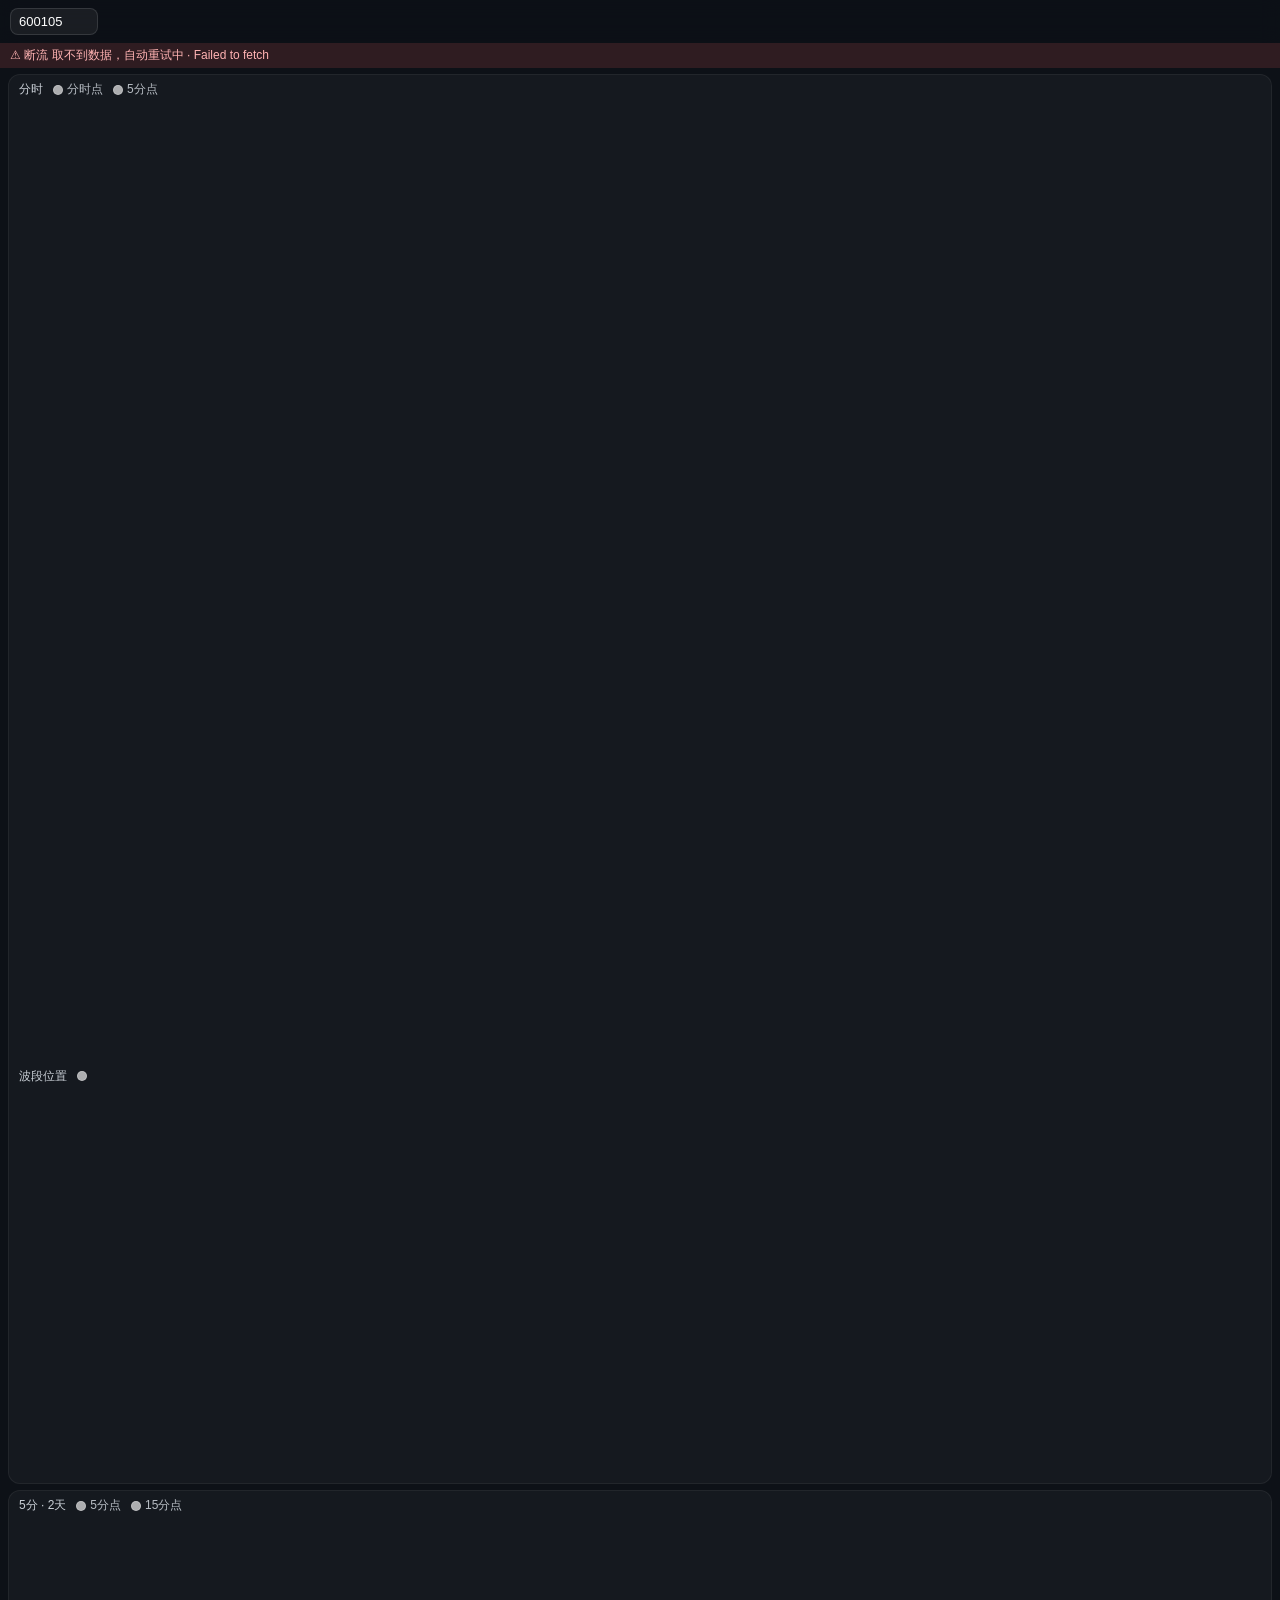
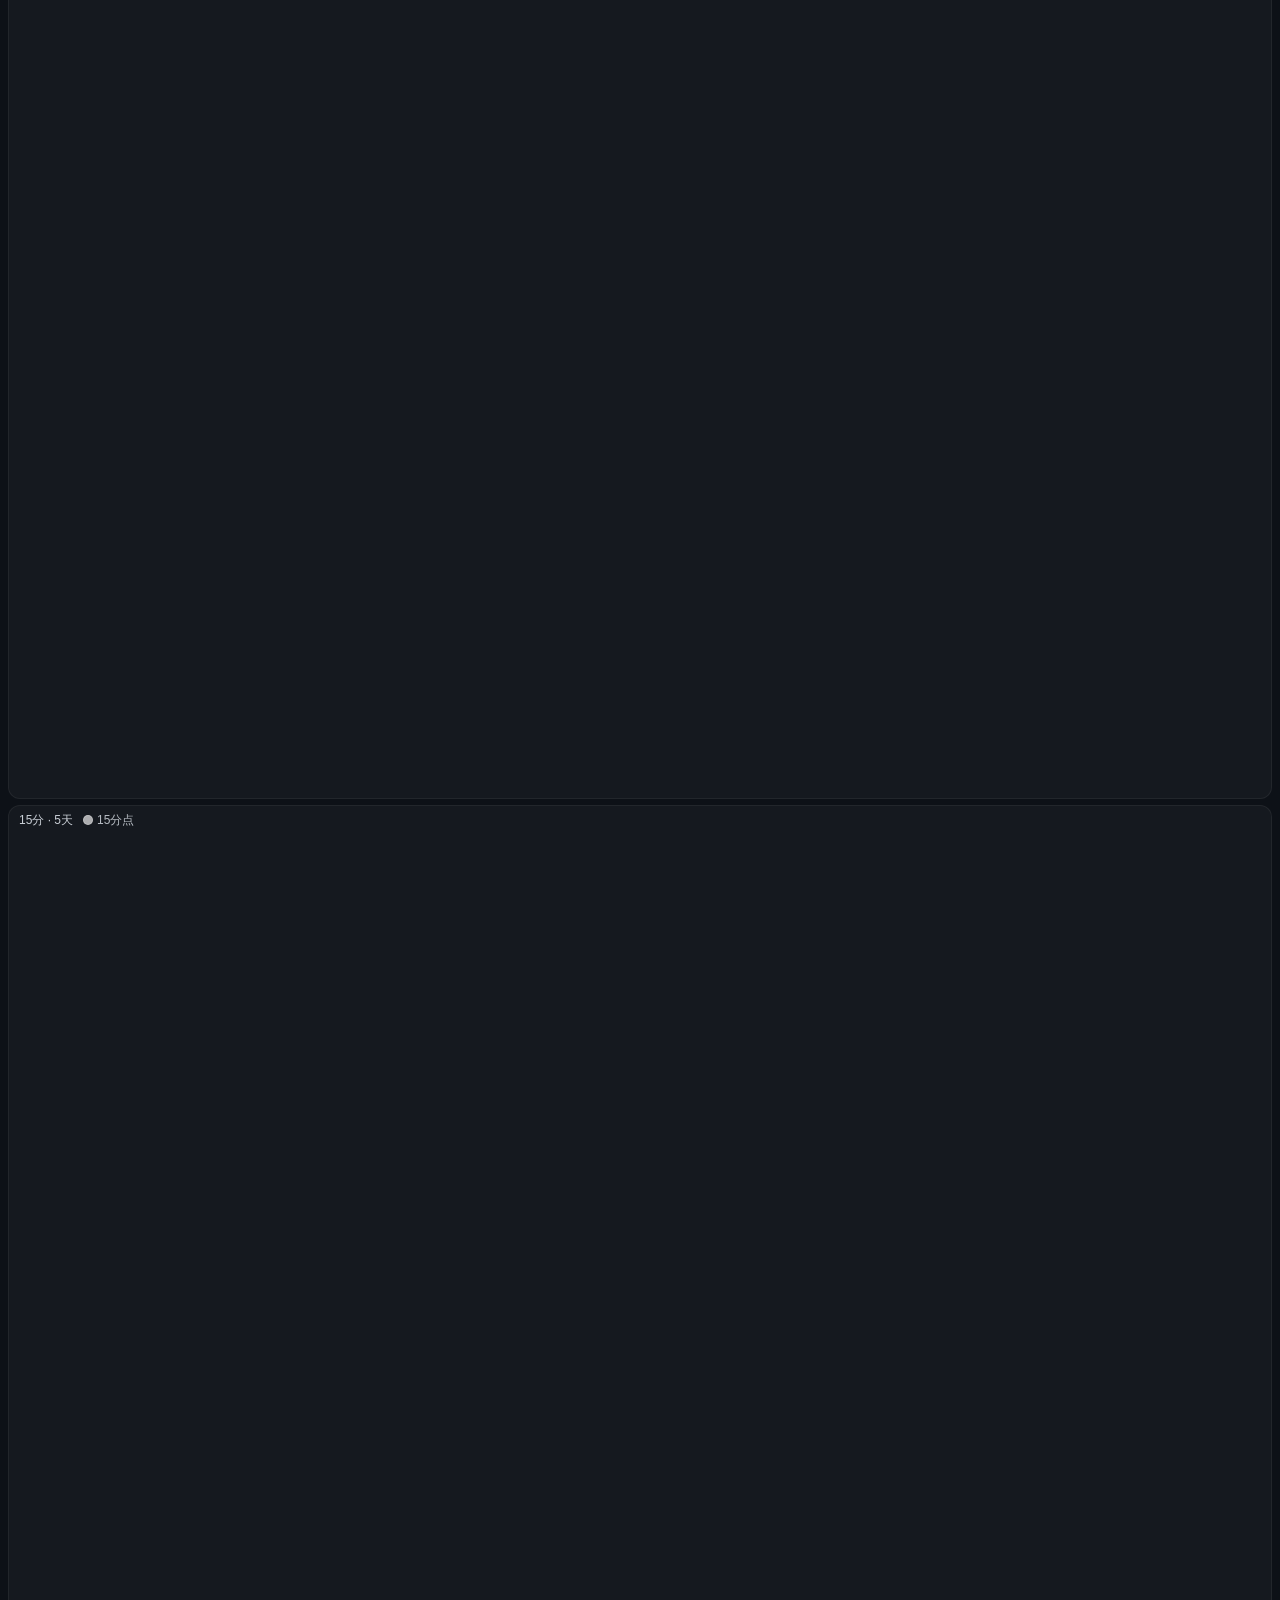
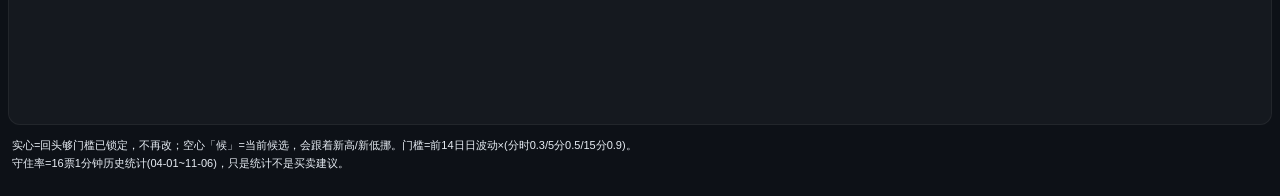
<file: hl.html>
<!doctype html>
<html lang="zh"><head><meta charset="utf-8">
<meta name="viewport" content="width=device-width,initial-scale=1,viewport-fit=cover">
<title>高低点 · 分时/5分/15分</title>
<!-- 11-25 用户「分时上5分15分非常清晰的高低点…要准确，不能老是断」：单独页先看，算法在 jl_hlpiv.js（口径表 HL1/HL2） -->
<style>
:root{color-scheme:dark}
*{box-sizing:border-box}
body{margin:0;background:#0d1117;color:#e8eef5;font:400 13px -apple-system,"PingFang SC",sans-serif;-webkit-text-size-adjust:100%}
#top{position:sticky;top:0;z-index:3;display:flex;gap:8px;align-items:center;padding:8px 10px;background:rgba(13,17,23,.82);backdrop-filter:blur(10px);-webkit-backdrop-filter:blur(10px)}
#code{width:88px;background:rgba(255,255,255,.06);border:1px solid rgba(255,255,255,.12);color:#fff;border-radius:8px;padding:5px 8px;font:inherit}
#nm{opacity:.9}#px{margin-left:auto;font-variant-numeric:tabular-nums}
#warn{display:none;padding:4px 10px;background:rgba(255,92,92,.14);color:#ffb3b3;font-size:12px}
.pn{position:relative;margin:6px 8px;border-radius:12px;background:rgba(255,255,255,.035);border:1px solid rgba(255,255,255,.06)}
.pn h3{margin:0;padding:6px 10px 0;font-weight:400;font-size:12px;opacity:.85;display:flex;gap:10px;align-items:center}
.pn canvas{display:block;width:100%}
.tg{display:inline-flex;align-items:center;gap:4px;cursor:pointer;opacity:.9;user-select:none;-webkit-user-select:none}
.tg i{width:10px;height:10px;border-radius:50%;border:1px solid rgba(255,255,255,.7);display:inline-block}
.tg.on i{background:rgba(255,255,255,.85)}
.prog{padding:4px 10px 8px;font-size:12px;opacity:.92;font-variant-numeric:tabular-nums}
.bar{height:5px;border-radius:3px;background:rgba(255,255,255,.08);margin-top:4px;overflow:hidden}
.bar b{display:block;height:100%;width:0;border-radius:3px}
#foot{padding:6px 12px 24px;font-size:11px;line-height:1.6;color:#e8eef5}
</style></head><body>
<div id="top"><input id="code" inputmode="numeric" maxlength="6"><span id="nm"></span><span id="px"></span></div>
<div id="warn"></div>
<div class="pn" data-k="m1"><h3>分时<span class="tg on" data-l="m1"><i></i>分时点</span><span class="tg on" data-l="m5"><i></i>5分点</span></h3><canvas height="230"></canvas>
  <h3 style="padding-top:2px">波段位置<span class="tg on" data-l="bw"><i></i></span><span id="bwv" style="opacity:.8"></span></h3><canvas id="bwcv" height="90"></canvas>
  <div class="prog" id="pg_m1"></div><div class="prog" id="pg_m5" style="padding-top:0"></div></div>
<div class="pn" data-k="m5"><h3>5分 · 2天<span class="tg on" data-l="m5"><i></i>5分点</span><span class="tg on" data-l="m15"><i></i>15分点</span></h3><canvas height="210"></canvas></div>
<div class="pn" data-k="m15"><h3>15分 · 5天<span class="tg on" data-l="m15"><i></i>15分点</span></h3><canvas height="210"></canvas><div class="prog" id="pg_m15"></div></div>
<div id="foot">实心=回头够门槛已锁定，不再改；空心「候」=当前候选，会跟着新高/新低挪。门槛=前14日日波动×(分时0.3/5分0.5/15分0.9)。<br>守住率=16票1分钟历史统计(04-01~11-06)，只是统计不是买卖建议。</div>
<script src="jl_hlpiv.js?v=2"></script>
<script>
(function(){
var H=window.JLHL, CODE=(new URLSearchParams(location.search).get("code"))||localStorage.getItem("jl_hl_code")||"600105";
var ON={};try{ON=JSON.parse(localStorage.getItem("jl_hl_on_v1")||"{}")}catch(e){}
var RES=null,DATA=null,lastOk=0,fails=0,timer=0;
var $=function(s){return document.querySelector(s)};
$("#code").value=CODE.replace(/^(sh|sz|bj)/,"");
$("#code").addEventListener("change",function(){var v=this.value.trim();if(/^\d{6}$/.test(v)){CODE=v;localStorage.setItem("jl_hl_code",v);RES=null;DATA=null;load()}});
document.querySelectorAll(".pn").forEach(function(pn){pn.querySelectorAll(".tg").forEach(function(t){
  var key=pn.dataset.k+"_"+t.dataset.l;if(ON[key]===false)t.classList.remove("on");
  t.onclick=function(){t.classList.toggle("on");ON[key]=t.classList.contains("on");localStorage.setItem("jl_hl_on_v1",JSON.stringify(ON));draw()}})});
function mins(t){return +t.slice(8,10)*60+ +t.slice(10,12)}
function bucket(t,n){var m=mins(t);if(m<=570)m=570+n;else m=Math.ceil(m/n)*n;if(m>690&&m<780)m=690;var h=Math.floor(m/60),mm=m%60;return t.slice(0,8)+(h<10?"0":"")+h+(mm<10?"0":"")+mm}
function agg(bars,n){var out=[],last=null;bars.forEach(function(b){var k=bucket(b.t,n);if(last&&last.t===k){last.h=Math.max(last.h,b.h);last.l=Math.min(last.l,b.l);last.c=b.c}else{last={t:k,d:b.d,o:b.o,h:b.h,l:b.l,c:b.c};out.push(last)}});return out}
function trade(){var d=new Date(),w=d.getDay(),t=d.getHours()*60+d.getMinutes();return w>=1&&w<=5&&(t>=555&&t<=692||t>=778&&t<=902)}
function load(){
  clearTimeout(timer);
  H.fetchAll(CODE).then(function(D){
    DATA=D;RES=H.compute(D.code,D.bars,D.days);lastOk=Date.now();fails=0;$("#warn").style.display="none";draw();
    getName(D.code);
  }).catch(function(e){fails++;showWarn(e)}).then(function(){timer=setTimeout(load,trade()?(fails?Math.min(60e3,5e3*fails):15e3):60e3)});
}
function showWarn(e){var w=$("#warn");w.style.display="block";
  w.textContent="⚠ 断流 "+(lastOk?Math.round((Date.now()-lastOk)/1e3)+"秒（图停在 "+new Date(lastOk).toTimeString().slice(0,8)+"）":"取不到数据")+"，自动重试中 · "+(e&&e.message||e)}
setInterval(function(){if($("#warn").style.display==="block"&&lastOk)showWarn("")},1e3);
var nmOf={};function getName(p){if(nmOf[p]){$("#nm").textContent=nmOf[p];return}
  fetch("https://qt.gtimg.cn/q="+p).then(function(r){return r.arrayBuffer()}).then(function(b){var s=new TextDecoder("gbk").decode(b).split("~");nmOf[p]=s[1]||"";$("#nm").textContent=nmOf[p]}).catch(function(){})}
function draw(){
  if(!RES)return;var D=DATA,last=D.m1[D.m1.length-1],today=last.d;
  var prev=D.days.filter(function(x){return x.d<today}).slice(-1)[0],pc=prev?prev.c:last.c;
  $("#px").textContent=last.c.toFixed(2)+"  "+((last.c/pc-1)*100).toFixed(2)+"%";$("#px").style.color=last.c>=pc?"#ff5c5c":"#3ddc84";
  document.querySelectorAll(".pn").forEach(function(pn){
    var k=pn.dataset.k,cv=pn.querySelector("canvas:not(#bwcv)"),dpr=window.devicePixelRatio||1,Wd=cv.clientWidth,Ht=+cv.getAttribute("height");
    cv.width=Wd*dpr;cv.height=Ht*dpr;cv.style.height=Ht+"px";var c=cv.getContext("2d");c.scale(dpr,dpr);
    var lv=[];pn.querySelectorAll(".tg").forEach(function(t){if(t.classList.contains("on")&&t.dataset.l!=="bw")lv.push(t.dataset.l)});
    var bars,days;if(k==="m1"){bars=D.m1.filter(function(b){return b.d===today})}
    else{var n=k==="m5"?5:15,ds=D.days.map(function(x){return x.d}).filter(function(d){return d<=today}).slice(k==="m5"?-2:-5);
      bars=agg(D.bars.filter(function(b){return ds.indexOf(b.d)>=0}),n)}
    if(!bars.length)return;
    if(k==="m1")drawBw(bars,pn);
    var L=40,R=8,T=16,B=18,iw=Wd-L-R,ih=Ht-T-B,N=k==="m1"?241:bars.length,from=bars[0].t;
    var lo=1e9,hi=-1e9;bars.forEach(function(b){lo=Math.min(lo,b.l);hi=Math.max(hi,b.h)});
    lv.forEach(function(l){var r=RES.lv[l];r.piv.concat(r.cand?[r.cand]:[]).forEach(function(p){if(p.t>=from){lo=Math.min(lo,p.p);hi=Math.max(hi,p.p)}})});
    var pad=(hi-lo)*.12||.01;lo-=pad;hi+=pad;
    var Y=function(p){return T+(hi-p)/(hi-lo)*ih},xi=function(i){return L+(i+.5)/N*iw};
    var idx={};bars.forEach(function(b,i){idx[b.t]=i});
    var X=function(t){if(k!=="m1")t=bucket(t,k==="m5"?5:15);var i=idx[t];if(i==null){if(k==="m1"&&t.slice(8)==="0930")i=0;else return null}return xi(i)};
    c.font="400 10px -apple-system,PingFang SC,sans-serif";c.fillStyle="rgba(232,238,245,.6)";c.strokeStyle="rgba(255,255,255,.06)";c.lineWidth=1;
    for(var g=0;g<=4;g++){var pv=lo+(hi-lo)*g/4,yy=Y(pv);c.beginPath();c.moveTo(L,yy);c.lineTo(Wd-R,yy);c.stroke();c.textAlign="right";c.fillText(pv.toFixed(2),L-4,yy+3)}
    c.textAlign="center";
    if(k==="m1"){
      c.strokeStyle="#e8eef5";c.lineWidth=1;c.beginPath();var sv=0,sw=0,vw=[];
      bars.forEach(function(b,i){var y=Y(b.c);i?c.lineTo(xi(i),y):c.moveTo(xi(i),y);sv+=b.c*(b.v||1);sw+=(b.v||1);vw.push(sv/sw)});c.stroke();
      c.strokeStyle="rgba(245,197,66,.8)";c.beginPath();vw.forEach(function(v,i){i?c.lineTo(xi(i),Y(v)):c.moveTo(xi(i),Y(v))});c.stroke();
      c.strokeStyle="rgba(255,255,255,.25)";c.setLineDash([3,3]);c.beginPath();c.moveTo(L,Y(pc));c.lineTo(Wd-R,Y(pc));c.stroke();c.setLineDash([]);
      [["09:30",0],["10:30",60],["11:30/13:00",120],["14:00",180],["15:00",240]].forEach(function(a){c.fillText(a[0],xi(a[1]),Ht-4)});
    }else{
      var bw=Math.max(1,iw/N*.6);
      bars.forEach(function(b,i){var up=b.c>=b.o,x=xi(i);c.strokeStyle=c.fillStyle=up?"#ff5c5c":"#3ddc84";c.beginPath();c.moveTo(x,Y(b.h));c.lineTo(x,Y(b.l));c.stroke();
        var y1=Y(Math.max(b.o,b.c)),h1=Math.max(1,Y(Math.min(b.o,b.c))-y1);up?c.strokeRect(x-bw/2,y1,bw,h1):c.fillRect(x-bw/2,y1,bw,h1);
        if(i===0||bars[i-1].d!==b.d){c.fillStyle="rgba(232,238,245,.6)";c.fillText(b.d.slice(5),x+12,Ht-4)}});
    }
    // 小层在上：先画大层(粗黄线)再画本层
    var order=lv.slice().sort(function(a,b){return b===k?-1:a===k?1:0});
    order.forEach(function(l){H.draw(c,RES,X,Y,{levels:[l],from:from,font:10,label:l===k||lv.length===1,big:l!==k,lw:l!==k?0.6:0.8})});
  });
  ["m1","m5","m15"].forEach(function(k){var el=$("#pg_"+k);if(!el)return;var R=RES.lv[k];
    if(!R.prog){el.innerHTML="";return}var g=R.prog,col=g.shun==null?"#9fb4ff":g.shun?"#f5c542":"rgba(232,238,245,.55)";
    el.innerHTML=H.progText(RES,k)+'<div class="bar"><b style="width:'+Math.min(100,g.q*100).toFixed(0)+'%;background:'+col+'"></b></div>'});
}
/* 11-25b 用户「副图和图上的高低，通过」: 分时下面的 波段位置 副图(口径表 HL3), 同一套点 */
function drawBw(bars,pn){
  var cv=$("#bwcv"),tg=pn.querySelector('.tg[data-l="bw"]'),on=tg.classList.contains("on");cv.style.display=on?"":"none";if(!on){$("#bwv").textContent="";return}
  var dpr=window.devicePixelRatio||1,Wd=cv.clientWidth,Ht=90;cv.width=Wd*dpr;cv.height=Ht*dpr;cv.style.height=Ht+"px";var c=cv.getContext("2d");c.scale(dpr,dpr);
  var L=40,R=8,T=6,B=6,iw=Wd-L-R,ih=Ht-T-B,xi=function(i){return L+(i+.5)/241*iw},Y=function(p){return T+(100-p)/100*ih};
  var ts=bars.map(function(b){return b.t}),pos=H.posOf(RES,"m1",ts);
  c.font="400 10px -apple-system,PingFang SC,sans-serif";c.textAlign="right";
  [[80,"rgba(255,92,92,.55)"],[20,"rgba(61,220,132,.55)"]].forEach(function(a){c.strokeStyle=a[1];c.lineWidth=.7;c.setLineDash([3,3]);c.beginPath();c.moveTo(L,Y(a[0]));c.lineTo(Wd-R,Y(a[0]));c.stroke();c.fillStyle=a[1];c.fillText(a[0],L-4,Y(a[0])+3)});c.setLineDash([]);
  pos.forEach(function(p,i){if(p==null)return;if(p>=80){c.fillStyle="rgba(255,92,92,.22)";c.fillRect(xi(i)-iw/482,Y(p),iw/241,Y(80)-Y(p))}else if(p<=20){c.fillStyle="rgba(61,220,132,.22)";c.fillRect(xi(i)-iw/482,Y(20),iw/241,Y(p)-Y(20))}});
  c.strokeStyle="#8ab4ff";c.lineWidth=.9;c.beginPath();var st=false;pos.forEach(function(p,i){if(p==null){st=false;return}st?c.lineTo(xi(i),Y(p)):c.moveTo(xi(i),Y(p));st=true});c.stroke();
  var Rm=RES.lv.m1,pts=Rm.piv.filter(function(p){return p.t>=ts[0]});if(Rm.cand&&Rm.cand.t>=ts[0])pts=pts.concat([{t:Rm.cand.t,k:Rm.cand.k,cand:1}]);
  pts.forEach(function(p){var i=ts.indexOf(p.t);if(i<0||pos[i]==null)return;var col=p.k==="H"?"#ff5c5c":"#3ddc84";c.beginPath();c.arc(xi(i),Y(p.k==="H"?100:0),2.6,0,6.2832);if(p.cand){c.strokeStyle=col;c.lineWidth=1;c.stroke()}else{c.fillStyle=col;c.fill()}});
  var lv=pos[pos.length-1];$("#bwv").textContent=lv==null?"":" "+lv.toFixed(0);
}
window.addEventListener("resize",draw);
document.addEventListener("visibilitychange",function(){if(!document.hidden)load()});
load();
})();
</script>
</body></html>
</file>
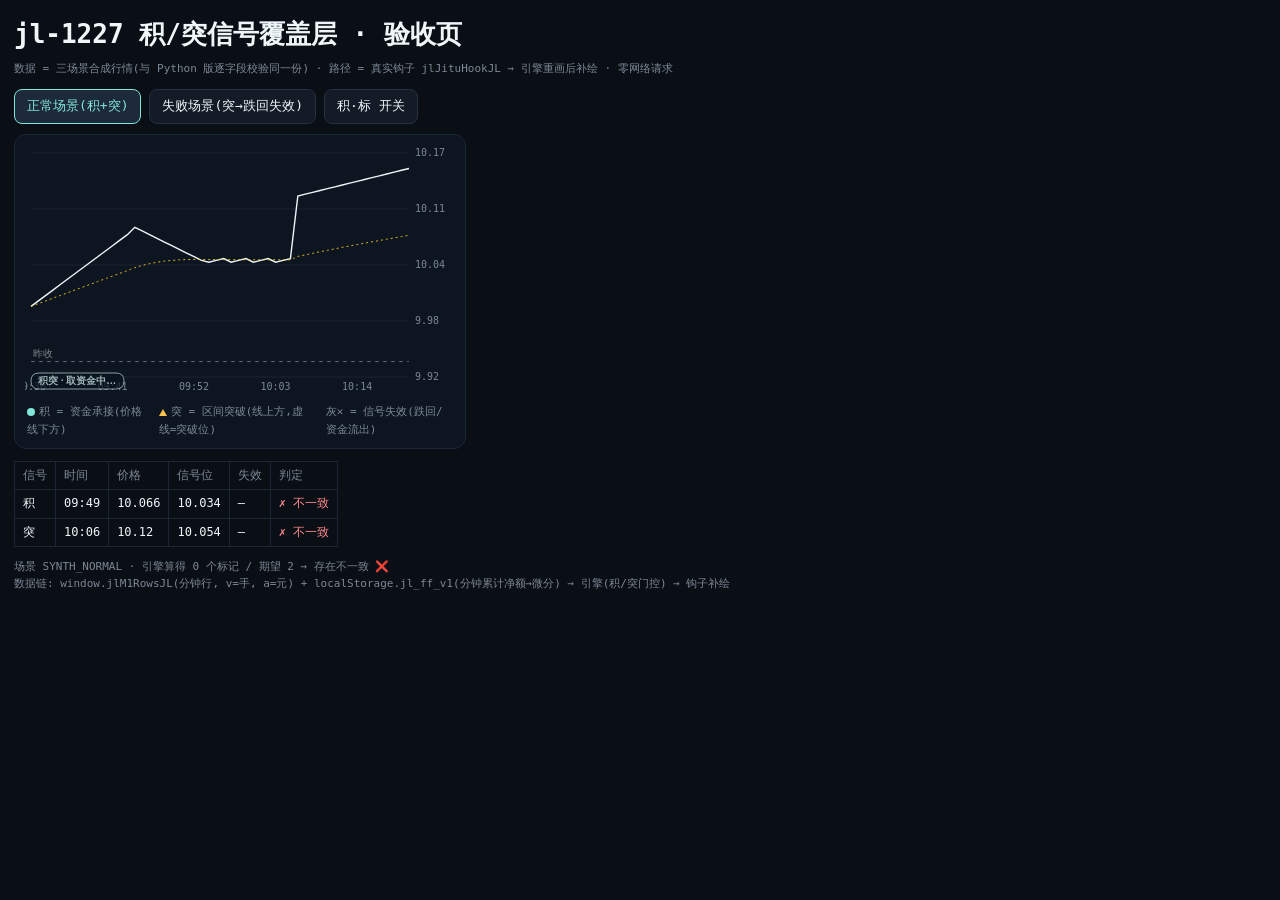
<file: jitu_test.html>
<!DOCTYPE html>
<html lang="zh">
<head>
<meta charset="utf-8">
<meta name="viewport" content="width=device-width,initial-scale=1">
<title>jl-1227 积/突覆盖层 · 验收页</title>
<style>
  body { background: #0a0e15; color: #eef6f9; font: 13px/1.6 ui-monospace, Menlo, monospace; margin: 0; padding: 14px; }
  h1 { font: 600 15px/1.4 inherit; margin: 0 0 4px; }
  .sub { color: #7c8894; font-size: 11px; margin-bottom: 12px; }
  nav { display: flex; gap: 8px; margin-bottom: 10px; flex-wrap: wrap; }
  nav button { background: #141b26; color: #eef6f9; border: 1px solid #263241; border-radius: 8px; padding: 6px 12px; font: inherit; cursor: pointer; }
  nav button.on { background: #1d2a3a; border-color: #81e6d9; color: #81e6d9; }
  nav button#jituMarkJL.on { background: #173034; border-color: #81e6d9; }
  .card { position: relative; background: #0d1520; border: 1px solid #1b2735; border-radius: 12px; padding: 10px; max-width: 430px; }
  .card canvas { display: block; width: 100%; height: 250px; }
  table { border-collapse: collapse; margin-top: 12px; font-size: 12px; }
  td, th { border: 1px solid #1b2735; padding: 4px 8px; text-align: left; }
  th { color: #7c8894; font-weight: 400; }
  .ok { color: #81e6d9; } .bad { color: #ff8a8e; } .dead { color: #7c8894; }
  pre { color: #7c8894; font-size: 11px; white-space: pre-wrap; }
  .legend { display: flex; gap: 14px; margin: 8px 2px 0; font-size: 11px; color: #7c8894; }
  .dot { display: inline-block; width: 8px; height: 8px; border-radius: 50%; background: #81e6d9; margin-right: 4px; vertical-align: -1px; }
  .tri { display: inline-block; width: 0; height: 0; border-left: 4px solid transparent; border-right: 4px solid transparent; border-bottom: 7px solid #ffc24d; margin-right: 4px; vertical-align: -1px; }
  .x { color: #7c8894; }
</style>
</head>
<body>
<h1>jl-1227 积/突信号覆盖层 · 验收页</h1>
<div class="sub">数据 = 三场景合成行情(与 Python 版逐字段校验同一份) · 路径 = 真实钩子 jlJituHookJL → 引擎重画后补绘 · 零网络请求</div>
<nav>
  <button id="sc0" class="on">正常场景(积+突)</button>
  <button id="sc1">失败场景(突→跌回失效)</button>
  <button id="jituMarkJL" aria-pressed="true">积·标 开关</button>
</nav>
<div class="card" data-cardtrend="SYNTH001"><canvas id="cv"></canvas>
  <div class="legend"><span><i class="dot"></i>积 = 资金承接(价格线下方)</span><span><i class="tri"></i>突 = 区间突破(线上方,虚线=突破位)</span><span class="x">灰✕ = 信号失效(跌回/资金流出)</span></div>
</div>
<table id="cmp"></table>
<pre id="log"></pre>

<script src="jitu/data.js"></script>
<script src="jl_jitu.js?v=1"></script>
<script>
/* ============ 期望信号(Python 版逐字段生成, 硬编码对照) ============ */
var EXPECTED = [
  { sym: "SYNTH_FAILED", type: "突", t: "10:06", price: 10.1, level: 10.004, dead: true, deadAt: "10:07" },
  { sym: "SYNTH_NORMAL", type: "积", t: "09:49", price: 10.066, level: 10.034, dead: false, deadAt: "" },
  { sym: "SYNTH_NORMAL", type: "突", t: "10:06", price: 10.12, level: 10.054, dead: false, deadAt: "" }
];

/* ============ 桩分时引擎(仅验收页用): 模拟 createCardIntraday 的 api 面 = setSeries/geom/on/redraw ============ */
var cv = document.getElementById("cv");
var stub = (function () {
  var P = [], A = [], T = [], subs = [], geo = null;
  function notify() { for (var q = 0; q < subs.length; q += 1) { try { subs[q]("draw"); } catch (e) { } } }
  function draw() {
    var dpr = window.devicePixelRatio || 1, w = cv.clientWidth, h = cv.clientHeight;
    cv.width = w * dpr; cv.height = h * dpr;
    var g = cv.getContext("2d"); g.setTransform(dpr, 0, 0, dpr, 0, 0);
    g.clearRect(0, 0, w, h);
    var n = P.length;
    if (n < 2) { geo = null; notify(); return; }
    var padL = 6, padR = 46, padT = 8, padB = 18;
    var lo = Infinity, hi = -Infinity, i;
    for (i = 0; i < n; i += 1) { if (typeof P[i] === "number" && isFinite(P[i])) { if (P[i] < lo) lo = P[i]; if (P[i] > hi) hi = P[i]; } }
    var pre = PREC; if (isFinite(pre)) { lo = Math.min(lo, pre); hi = Math.max(hi, pre); }
    if (!(hi > lo)) { hi = lo + 1; }
    var pad = (hi - lo) * 0.08; lo -= pad; hi += pad;
    function xOf(i2) { return padL + (i2 / (n - 1)) * (w - padL - padR); }
    function yOf(p) { return padT + (1 - (p - lo) / (hi - lo)) * (h - padT - padB); }
    /* 网格+右轴价签 */
    g.font = "10px ui-monospace, Menlo, monospace"; g.textBaseline = "middle";
    for (i = 0; i <= 4; i += 1) {
      var p = lo + (hi - lo) * i / 4, y = yOf(p);
      g.strokeStyle = "rgba(38,50,65,0.55)"; g.lineWidth = 1;
      g.beginPath(); g.moveTo(padL, y); g.lineTo(w - padR, y); g.stroke();
      g.fillStyle = "#7c8894"; g.textAlign = "left"; g.fillText(p.toFixed(2), w - padR + 6, y);
    }
    /* 昨收虚线 */
    if (isFinite(PREC)) {
      g.strokeStyle = "rgba(238,243,240,0.35)"; g.setLineDash([4, 4]); g.lineWidth = 1;
      g.beginPath(); g.moveTo(padL, yOf(PREC)); g.lineTo(w - padR, yOf(PREC)); g.stroke(); g.setLineDash([]);
      g.fillStyle = "rgba(238,243,240,0.5)"; g.textAlign = "left"; g.fillText("昨收", padL + 2, yOf(PREC) - 7);
    }
    /* 价格线 + 均价线 */
    g.strokeStyle = "#eef6f9"; g.lineWidth = 1.4; g.beginPath();
    var started = false;
    for (i = 0; i < n; i += 1) { if (typeof P[i] === "number" && isFinite(P[i])) { var x = xOf(i), y = yOf(P[i]); if (!started) { g.moveTo(x, y); started = true; } else g.lineTo(x, y); } }
    g.stroke();
    g.strokeStyle = "rgba(255,210,31,0.85)"; g.lineWidth = 1; g.setLineDash([2, 3]); g.beginPath();
    started = false;
    for (i = 0; i < n; i += 1) { if (typeof A[i] === "number" && isFinite(A[i])) { var x2 = xOf(i), y2 = yOf(A[i]); if (!started) { g.moveTo(x2, y2); started = true; } else g.lineTo(x2, y2); } }
    g.stroke(); g.setLineDash([]);
    /* 底部时间刻度 */
    g.fillStyle = "#7c8894"; g.textAlign = "center";
    for (i = 0; i < n; i += Math.ceil(n / 5)) { g.fillText(T[i] || "", xOf(i), h - 8); }
    geo = { n: n, prices: P, xOfIdx: xOf, yOfPrice: yOf, clockAt: function (i2) { return T[i2] == null ? null : String(T[i2]); } };
    notify(); /* 引擎重画完成 → 通知覆盖层(积突标记在此之后补绘) */
  }
  return {
    setSeries: function (p, a, t) { P = p || []; A = a || []; T = t || []; draw(); },
    geom: function () { return geo; },
    on: function (fn) { subs.push(fn); return function () { var i = subs.indexOf(fn); if (i >= 0) subs.splice(i, 1); }; },
    redraw: draw,
    bars: function () { return BARS; }
  };
})();
var PREC = NaN, BARS = [];

/* ============ 场景装载: m1行 + jl_ff_v1 分钟累计净额(经真实取数口) + 桩序列 ============ */
function loadScenario(sym) {
  var sess = window.JITU_DATA.sessions[sym];
  document.title = "jl-1227 验收 · " + sym;
  var rows = sess.bars.map(function (b) { return { t: String(b[0]).replace("T", " "), o: b[1], h: b[2], l: b[3], c: b[4], v: b[5] / 100, a: b[6] }; }); /* v: 股→手(引擎×100还原) */
  BARS = rows.map(function (r) { return { o: r.o, h: r.h, l: r.l, c: r.c }; });
  window.jlM1RowsJL = function (code) { return code === "SYNTH001" ? rows.slice() : []; }; /* 验收注入: 冒充站点取数口(真实站点=东财1分通道缓存) */
  var cum = 0, ffrows = sess.bars.map(function (b) { cum += (b[7] - b[8]); return { d: String(b[0]).replace("T", " "), main: Math.round(cum * 100) / 100 }; });
  try { localStorage.setItem("jl_ff_v1", JSON.stringify({ SYNTH001: { rows: ffrows, t: Date.now(), src: "jitu_test" } })); } catch (e) { }
  PREC = Math.round(rows[0].c * 0.994 * 1000) / 1000;
  var P = rows.map(function (r) { return r.c; }), A = [], T = rows.map(function (r) { return String(r.t).slice(11, 16); });
  var ca = 0, cvv = 0;
  rows.forEach(function (r) { ca += r.a; cvv += r.v * 100; A.push(cvv > 0 ? Math.round(ca / cvv * 10000) / 10000 : null); });
  stub.setSeries(P, A, T);
  compare(sym);
}

/* ============ 在页对照: 模块真算 vs Python 期望 ============ */
function compare(sym) {
  var comp = window.jlJituJL.jituCardCompute("SYNTH001");
  var got = comp ? comp.marks : [];
  var exp = EXPECTED.filter(function (e) { return e.sym === sym; });
  var html = "<tr><th>信号</th><th>时间</th><th>价格</th><th>信号位</th><th>失效</th><th>判定</th></tr>", okAll = true;
  exp.forEach(function (e) {
    var m = got.filter(function (x) { return x.type === e.type && x.time === e.t; })[0];
    var ok = m && Math.abs(m.price - e.price) < 1e-6 && Math.abs(m.level - e.level) < 1e-6 && !!m.dead === !!e.dead;
    if (!ok) okAll = false;
    html += "<tr><td>" + e.type + "</td><td>" + e.t + "</td><td>" + e.price + "</td><td>" + e.level + "</td><td class='" + (e.dead ? "dead" : "") + "'>" + (e.dead ? "✕ " + e.deadAt : "—") + "</td><td class='" + (ok ? "ok" : "bad") + "'>" + (ok ? "✓ 一致" : "✗ 不一致") + "</td></tr>";
  });
  document.getElementById("cmp").innerHTML = html;
  document.getElementById("log").textContent = "场景 " + sym + " · 引擎算得 " + got.length + " 个标记 / 期望 " + exp.length + " → " + (okAll ? "字段级一致 ✅ (类型/时间/价格/信号位/失效标记)" : "存在不一致 ❌") + "\n数据链: window.jlM1RowsJL(分钟行, v=手, a=元) + localStorage.jl_ff_v1(分钟累计净额→微分) → 引擎(积/突门控) → 钩子补绘";
}

/* ============ 接真实钩子(与站点 createCardIntraday 尾部钩子行同一函数) ============ */
window.jlJituHookJL(cv, stub, { bars: function () { return BARS; } });
window.__stubApi = stub; /* 验收采样用(只读 geom) */

document.getElementById("sc0").addEventListener("click", function () { mark(this, "sc0"); loadScenario("SYNTH_NORMAL"); });
document.getElementById("sc1").addEventListener("click", function () { mark(this, "sc1"); loadScenario("SYNTH_FAILED"); });
function mark(btn, id) { ["sc0", "sc1"].forEach(function (x) { document.getElementById(x).classList.toggle("on", x === id); }); }

loadScenario("SYNTH_NORMAL");
window.addEventListener("resize", function () { stub.redraw(); });
</script>
</body>
</html>
</file>
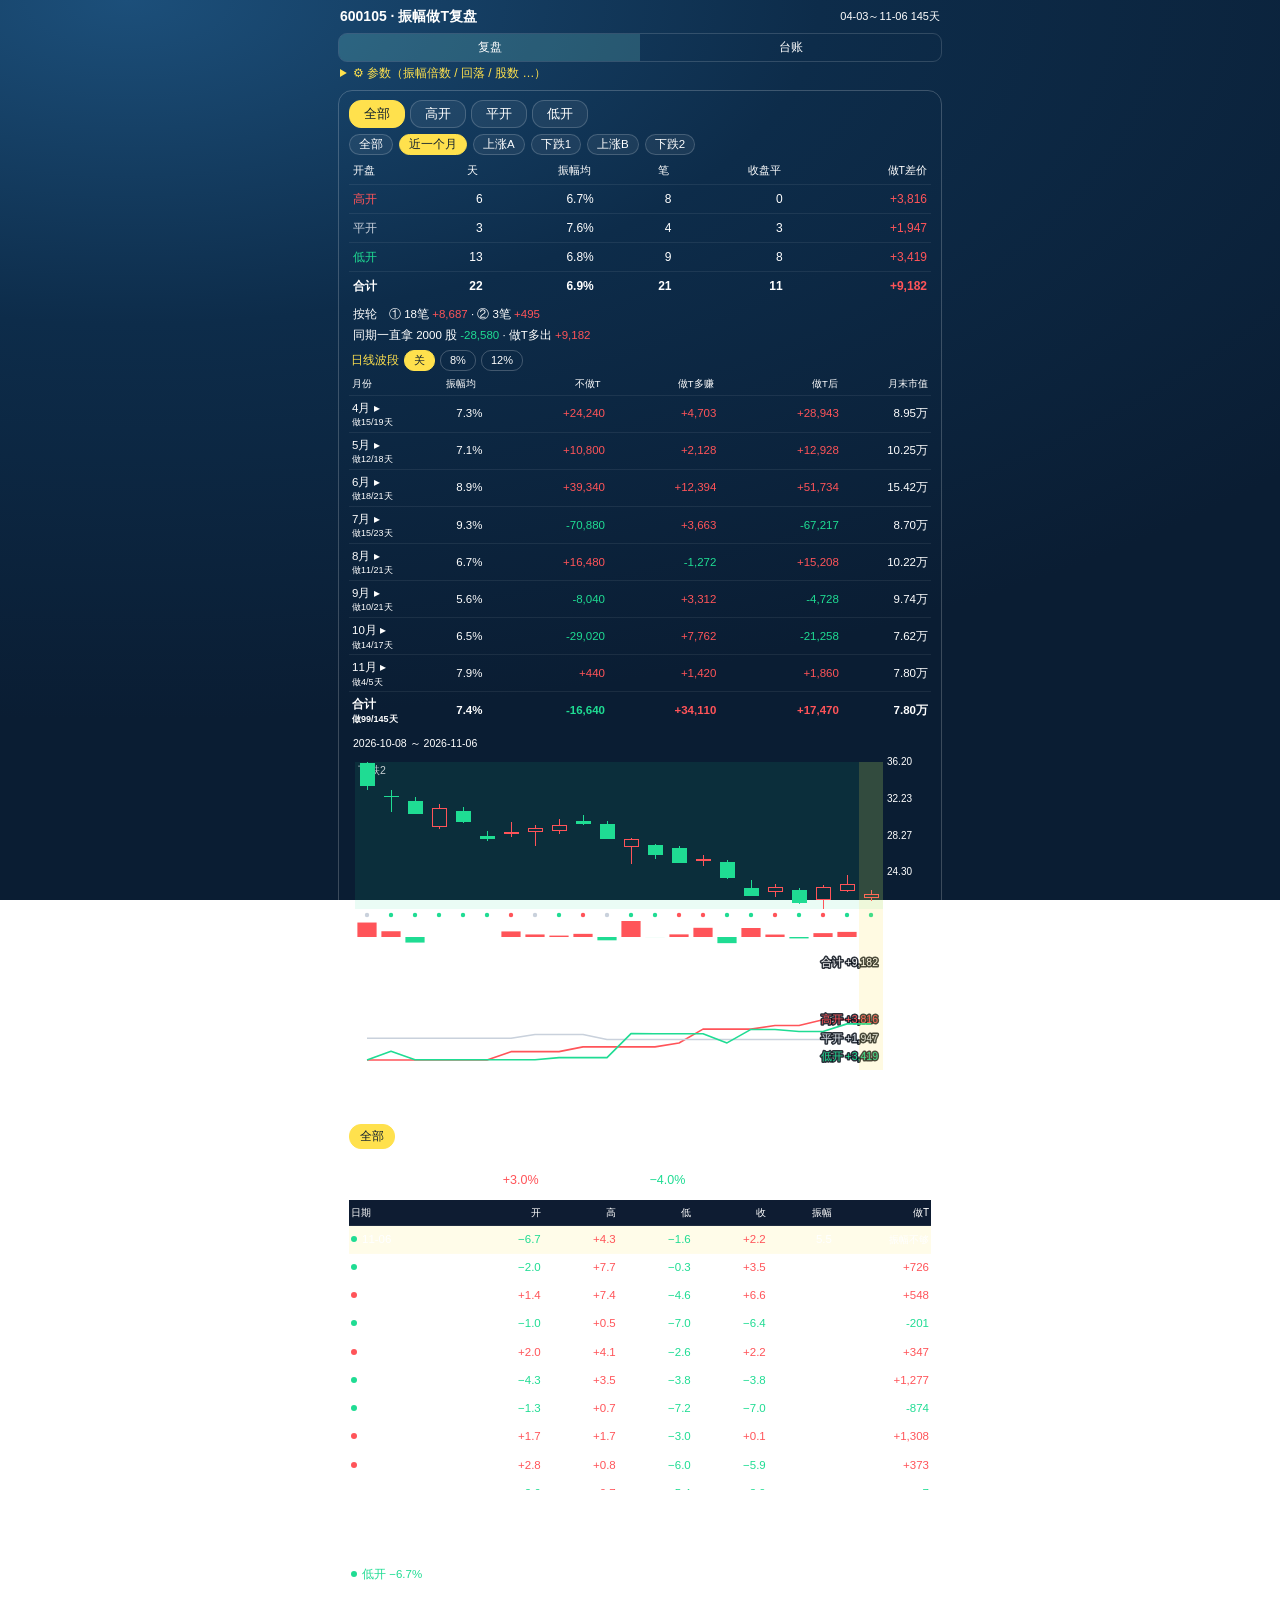
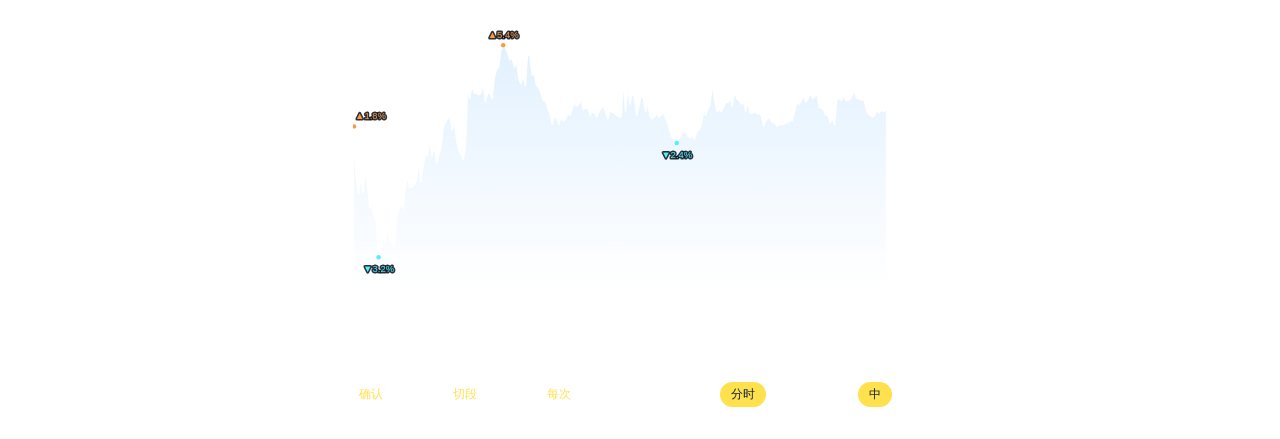
<file: jl_amp_review.html>
<!doctype html><html lang="zh"><head><meta charset="utf-8"><meta name="viewport" content="width=device-width,initial-scale=1">
<title>振幅做T复盘 · 多股</title>
<style>
:root{--up:#ff5459;--dn:#1fdc93;--y:#ffe14d;--mut:rgba(255,255,255,.8);--line:rgba(255,255,255,.18)}
*{box-sizing:border-box}html,body{background:transparent}body{margin:0;color:#fff;font:13px/1.5 ui-rounded,"SF Pro Rounded","Yuanti SC","PingFang SC",-apple-system,sans-serif;-webkit-text-size-adjust:100%;font-variant-numeric:tabular-nums}
body.solo{background:radial-gradient(120% 80% at 10% 0%,#1c4f7a 0%,#0d2c4a 45%,#0a1d33 100%) fixed;min-height:100vh}
.wrap{padding:6px 8px 16px;max-width:620px;margin:0 auto}
.card{border:1px solid rgba(255,255,255,.22);border-radius:14px;background:transparent;padding:10px;margin:8px 0}
.pos{color:var(--up)}.neg{color:var(--dn)}
.chips{display:flex;gap:6px;flex-wrap:wrap;margin:4px 0}.chips button{border:1px solid var(--line);background:rgba(255,255,255,.06);border-radius:16px;padding:4px 11px;font-size:13px;color:#fff}.chips button.on{background:#ffe14d;color:#10202f;border-color:#ffe14d;font-weight:700}
.chips.big button{font-size:15px;padding:6px 15px;font-weight:600}
.cw{position:relative;width:100%;overflow:hidden}.cw canvas{display:block;max-width:100%}.cw canvas.ov{position:absolute;left:0;top:0;pointer-events:none}canvas{touch-action:pan-y}
.nav{display:flex;align-items:center;gap:6px;flex-wrap:wrap}.nav button{border:1px solid var(--line);background:rgba(255,255,255,.06);color:#fff;border-radius:8px;padding:4px 10px}.dt{font-weight:700;font-size:15px}
.tag{font-size:12.5px;padding:2px 0}
.dst{font-size:13px;line-height:1.75;margin:-2px 0 8px;color:#fff;font-weight:500}.dst b{font-weight:600}.bk{display:flex;gap:6px;flex-wrap:wrap;margin:2px 0}.bk span{border:1px solid rgba(255,255,255,.22);border-radius:10px;padding:0 8px;font-size:12px}.bk span.on{border-color:#ffe14d;color:#ffe14d}
.dtb{max-height:260px;overflow:auto;border-top:1px solid rgba(255,255,255,.14);margin-bottom:4px}.dr{display:grid;grid-template-columns:1.2fr 1fr 1fr 1fr 1fr 1fr .6fr;font-size:12px;font-weight:500;padding:5px 2px;border-bottom:1px solid rgba(255,255,255,.07);color:#fff;font-variant-numeric:tabular-nums}.dr.hd{position:sticky;top:0;background:#0b1730;font-size:11px}.dr.on{background:rgba(255,225,77,.12)}.dr span{text-align:right}.dr span:first-child{text-align:left}.dnote{font-size:11px;color:#fff;margin:2px 0 8px}
.hw{display:flex;gap:10px;align-items:center;flex-wrap:wrap;margin:4px 0 6px}.hw svg{flex:1 1 260px;max-width:380px}
.nums{display:flex;gap:8px;flex:1 1 220px}.num{flex:1;background:transparent;border:1px solid rgba(255,255,255,.18);border-radius:10px;padding:7px 8px;text-align:center}.num b{display:block;font-size:19px}.num span{font-size:12px}
.pill{display:inline-block;margin:2px 6px 2px 0;padding:4px 10px;border-radius:14px;background:transparent;border:1px solid rgba(255,255,255,.18);font-size:13px}
.ps{display:flex;flex-wrap:wrap;gap:6px 12px;font-size:13.5px}.ps select{font-size:13.5px;margin:0 3px;padding:2px 3px;border:1px solid var(--line);border-radius:6px;background:#12263b;color:#fff}
#ttl{font-weight:700;font-size:15px;display:flex;justify-content:space-between;align-items:center}#ttl small{font-weight:400;font-size:12.5px}
#psw summary{font-size:13.5px;cursor:pointer;color:#ffe14d}
.tip{display:none}
.mini{display:flex;gap:8px;float:left;margin-top:4px}.mini label{display:flex;align-items:center;gap:3px;font-size:13px;color:#ffe14d;border:1px solid rgba(255,255,255,.25);border-radius:14px;padding:2px 4px 2px 9px}.mini select{-webkit-appearance:none;appearance:none;background:transparent;border:0;color:#fff;font-size:14px;font-weight:700;padding:2px 14px 2px 2px;background-image:linear-gradient(45deg,transparent 50%,#fff 50%),linear-gradient(135deg,#fff 50%,transparent 50%);background-position:calc(100% - 7px) 55%,calc(100% - 3px) 55%;background-size:4px 4px;background-repeat:no-repeat}.mini select option{color:#000}#szc{justify-content:flex-end}
.hs{display:flex;gap:6px;overflow-x:auto;white-space:nowrap;scrollbar-width:none;-webkit-overflow-scrolling:touch;margin:4px 0;align-items:center}.hs::-webkit-scrollbar{display:none}.hs b{font-size:13px;color:#ffe14d;flex:0 0 auto;position:sticky;left:0;z-index:1;padding:3px 6px 3px 0;background:linear-gradient(90deg,#1b2633 80%,rgba(27,38,51,0))}.hs button{flex:0 0 auto;border:1px solid var(--line);background:rgba(255,255,255,.06);border-radius:14px;padding:3px 11px;font-size:13.5px;color:#fff}.hs button.on{background:#ffe14d;color:#10202f;border-color:#ffe14d;font-weight:700}
/*p1108c*/
.mini{float:none;margin:0}.card>.mini{display:inline-flex}#szc{display:inline-flex;float:right;margin:0!important}#szc button{padding:2px 9px;font-size:12px}
.nav{clear:both;justify-content:center;flex-wrap:nowrap;gap:5px;margin-top:8px;padding-top:4px}.nav button{font-size:12px;padding:3px 8px;white-space:nowrap}.nav button.ar{font-size:16px;line-height:1;padding:2px 10px}
.dt{font-weight:600!important;font-size:14px!important;min-width:104px;text-align:center;white-space:nowrap}
#dinfo b,.tag b{font-weight:500}.mini select{font-weight:500!important}.chips.big button,.chips button.on{font-weight:500}
/*p1109c*/
body{font-size:12.5px}.wrap{padding:4px 8px 14px}
#ttl{font-size:14px!important;font-weight:600!important;margin:2px 2px 0}#ttl small{font-size:11px!important}
#psw summary{font-size:12px!important;margin:0 2px}.ps{font-size:12px!important}.ps select{font-size:12px!important}
.card{padding:9px 10px;border-color:rgba(255,255,255,.2)}
.chips{gap:5px;margin:0 0 6px}.chips button{font-size:12px!important;padding:3px 10px!important;font-weight:500!important;border-radius:12px}
.chips.big button{font-size:13px!important;padding:4px 14px!important}
.hs{margin:0 0 6px}.hs button{font-size:11.5px!important;padding:2px 9px!important;font-weight:500!important}
.st{display:grid;grid-template-columns:3.4em .8fr 1fr .7fr 1fr 1.3fr;font-size:12px;padding:5px 4px;border-bottom:1px solid rgba(255,255,255,.07);align-items:center;cursor:pointer}
.st span{text-align:right}.st span:first-child{text-align:left}.st.hd{font-size:10.5px;cursor:default;padding-top:2px}.st.on{background:rgba(255,225,77,.1);border-radius:6px}.st.tot{border-bottom:0;font-weight:600}
.rd{font-size:11.5px;margin:6px 4px 0}.rd b{font-weight:500}
#hold{font-size:11.5px;margin:4px 4px 6px}#hold b{font-weight:500}
#dkt{font-size:10.5px;margin:0 4px 2px}
.ch{display:flex;justify-content:space-between;align-items:baseline;font-size:13px;margin:0 2px 2px}.ch small{font-size:10.5px}
.kv{display:grid;grid-template-columns:repeat(4,1fr);gap:5px;margin:4px 0 6px}.kv div{border:1px solid rgba(255,255,255,.14);border-radius:9px;padding:3px 6px}.kv small{display:block;font-size:9.5px}.kv b{font-weight:500;font-size:12.5px}
.dtb{max-height:290px;border-top:0}
.dr{grid-template-columns:1.3fr .85fr .85fr .85fr .85fr .75fr 1.1fr!important;font-size:11.5px!important;padding:5px 2px!important;cursor:pointer}
.dr.hd{font-size:10px!important;background:#0e1c32!important;cursor:default}.dr i,#dinfo i{display:inline-block;width:6px;height:6px;border-radius:50%;margin-right:5px;vertical-align:1px}
.dnote{font-size:10px;margin:3px 2px 0}
#dinfo{font-size:11.5px;margin:6px 2px 2px}#dinfo b{font-weight:500}
.nav{margin-top:0!important;padding-top:0!important}.nav button{font-size:11px!important}.dt{font-size:13px!important;font-weight:500!important}
.tt{margin-top:4px}.tt .tr{display:grid;grid-template-columns:1.6em 1fr 1fr .9fr .9fr;font-size:12.5px;padding:4px 2px;border-bottom:1px solid rgba(255,255,255,.07);align-items:start}
.tt .tr span{text-align:right}.tt .tr span:first-child{text-align:left}.tt .tr small{display:block;font-size:9.5px;line-height:1.3}.tt .hd{font-size:10px;padding-bottom:2px}.tt .tot{border-bottom:0;font-weight:600}
.tt0{font-size:11.5px;margin:6px 2px}
.tbar{display:flex;align-items:center;gap:6px;flex-wrap:wrap;margin-top:8px}.tbar .chips{margin:0}.tbar #szc{float:none!important}.mini label{font-size:11.5px!important}.mini select{font-size:12px!important}
#monT{margin:4px 0 8px}#monT .mtt{font-size:11.5px;margin:6px 4px 2px;color:#ffe14d}
#monT .mt{display:grid;grid-template-columns:3.6em .8fr 1.1fr 1fr 1.1fr .8fr;font-size:11.5px;padding:4px 3px;border-bottom:1px solid rgba(255,255,255,.07);align-items:center}#monT .mt span{text-align:right;white-space:nowrap}#monT .mt span:first-child{text-align:left}
#monT .mt[data-m]{cursor:pointer}#monT .mt.op{background:rgba(255,225,77,.08);border-radius:6px}
#monT .mt.md{font-size:10.5px;padding:3px 3px 3px 10px;cursor:pointer}#monT .mt.md.on{background:rgba(255,225,77,.12)}#monT .mt.md i{display:inline-block;width:5px;height:5px;border-radius:50%;margin-right:4px;vertical-align:1px}#monT .mt .nt{font-size:9.5px}#monT .mt small{display:block;font-size:9px;line-height:1.2}#monT .mt.md small{display:inline;margin-left:4px}
#monT .swc{display:flex;align-items:center;gap:5px;flex-wrap:wrap;margin:6px 2px 4px;font-size:11.5px}#monT .swc span{color:#ffe14d}#monT .swc button{border:1px solid rgba(255,255,255,.22);background:transparent;color:#fff;border-radius:10px;padding:1px 9px;font:inherit;font-size:11px}#monT .swc button.on{background:#ffe14d;color:#10202f;border-color:#ffe14d}#monT .swc small{flex-basis:100%;font-size:10px;margin-left:2px}
#monT .mt.hd{font-size:9.5px;padding-top:2px}#monT .mt.tot{border-bottom:0;font-weight:600}
.rvSeg{display:flex;border:1px solid #ffffff26;border-radius:9px;overflow:hidden;margin:6px 0 2px}.rvSeg button{flex:1;background:transparent;border:0;color:#fff;font-size:12px;padding:5px}.rvSeg button.on{background:#81e6d933}body.ldOn .wrap>.card:not(#ldCard),body.ldOn #psw{display:none}body:not(.ldOn) #ldCard{display:none}
</style></head><body><div class="wrap">
<div id="ttl"></div><div class="rvSeg" id="rvSeg"><button data-rv="r" class="on">复盘</button><button data-rv="l">台账</button></div><div class="card" id="ldCard"><div id="ldBox"></div></div><details id="psw"><summary>⚙ 参数（振幅倍数 / 回落 / 股数 …）</summary><div class="ps"><label>振幅到<select id="p_xa"><option>0.7</option><option>0.8</option><option selected>0.9</option><option>1.0</option></select>倍日均卖</label>
<label>回落<select id="p_rb"><option value="0.018">1.8%</option><option value="0.027" selected>2.7%</option><option value="0.035">3.5%</option></select>接</label>
<label>高开先卖<select id="p_gap"><option value="0">不用</option><option value="0.01">≥1%</option><option value="0.02" selected>≥2%</option><option value="0.03">≥3%</option></select></label>
<label>底仓<select id="p_base"><option>1000</option><option selected>2000</option><option>3000</option><option>5000</option></select>股</label>
<label>每次<select id="p_q"><option>500</option><option selected>1000</option><option>1500</option><option>2000</option></select>股</label>
<label>切段<select id="p_cut"><option value="0.01">1.0%</option><option value="0.012">1.2%</option><option value="0.015" selected>1.5%</option><option value="0.02">2.0%</option></select></label>
<label>没回落<select id="p_carry"><option value="0" selected>当天收盘接</option><option value="1">隔天等≤3天</option></select></label>
<label>做法<select id="p_mode"><option value="mix" selected>混合(高开尺子/平低开小球)</option><option value="ball">阈值小球+振幅</option><option value="r3">尺子一二三轮</option><option value="old">旧振幅法(0.9倍/回落接)</option></select></label>
<label>小球确认<select id="p_bth"><option value="0.008">0.8%</option><option value="0.01">1.0%</option><option value="0.012">1.2%</option><option value="0.015" selected>1.5%</option><option value="0.018">1.8%</option></select></label>
<label>振幅走到<select id="p_ba"><option value="0.6">6成</option><option value="0.7">7成</option><option value="0.8" selected>8成</option><option value="0.9">9成</option><option value="1">1倍</option></select>日均</label>
<label>卖接至少差<select id="p_bm"><option value="0.15">0.15倍</option><option value="0.25" selected>0.25倍</option><option value="0.35">0.35倍</option></select>日均</label></div></details>


<div class="card"><div class="chips big" id="cc"></div><div class="hs" id="pc"></div><div id="sumT"></div><div id="hold"></div><div id="monT"></div><div id="dkt"></div><div class="cw"><canvas id="dk" height="300"></canvas><canvas id="dkO" class="ov"></canvas></div></div>
<div class="card"><div class="ch"><span id="dlT">逐日</span><small id="dlN"></small></div><div id="how"></div></div>
<div class="card"><div class="nav"><button id="pt" class="tx">« 有交易</button><button id="pv" class="ar">‹</button><span class="dt" id="dt"></span><button id="nx" class="ar">›</button><button id="nt" class="tx">有交易 »</button></div>
<div id="dinfo"></div>
<div class="cw"><canvas id="mk" height="300"></canvas><canvas id="mkO" class="ov"></canvas></div>
<div class="cw" id="mkFW"><canvas id="mkF" height="46"></canvas><canvas id="mkFO" class="ov"></canvas></div>
<div id="tl"></div>
<div class="tbar"><div class="mini"><label>确认<select id="m_bth"></select></label><label>切段<select id="m_cut"></select></label><label>每次<select id="m_q"></select></label></div><span style="flex:1"></span><div class="chips" id="mvc"></div><div class="chips" id="szc"></div></div></div>
<div class="tip" id="tip"></div></div>
<script src="jl_mix_engine.js?v=11172"></script><script src="jl_ledger.js?v=5"></script>
<script>/* 11-13 用户: 复盘页加「台账」页签(信号台账, 只读) */
(function () { var sg = document.getElementById('rvSeg'); if (!sg) return; var cd = new URLSearchParams(location.search).get('code') || '600105';
  sg.onclick = function (e) { var b = e.target.closest('button'); if (!b) return; var l = b.getAttribute('data-rv') === 'l'; document.body.classList.toggle('ldOn', l); sg.querySelectorAll('button').forEach(function (x) { x.classList.toggle('on', x === b); }); if (l && window.JLLedger) JLLedger.render(document.getElementById('ldBox'), cd); };
})();
</script>
<script>
const HCODES=["600105", "000892", "002172", "002343", "002716", "600011", "600127", "600371", "600489", "600547", "600795", "600900", "600916", "603986", "605577"];

/* 数据: 本股长历史(有就加载 jl_amp_h_<code>.js) + App 里的分钟线(1分够200根用1分, 否则5分) + App 日K(昨收/日均振幅/10日线) */
const PW=(()=>{try{return window.parent!==window&&parent.LIVE?parent:null}catch(e){return null}})();
const QS=new URLSearchParams(location.search);if(!PW)document.body.classList.add('solo');
const CODE=(PW&&PW.STK&&PW.STK.code)||QS.get('code')||'600105',NAME=(PW&&PW.STK&&PW.STK.name)||'';
const d8=s=>String(s).replace(/\D/g,'').slice(0,8),iso=s=>s.slice(0,4)+'-'+s.slice(4,6)+'-'+s.slice(6,8);
function liveDays(){const out={},tm={};if(!PW)return {out,tm};const H=PW.LIVE.hist||{};
 const grp=k=>{const g={};(H[k]||[]).forEach(b=>{if(!(b.c>0))return;const s=String(b.t).replace(/\D/g,''),d=iso(s.slice(0,8));(g[d]=g[d]||[]).push([b.o||b.c,b.h||b.c,b.l||b.c,b.c,s.slice(8,10)+':'+s.slice(10,12)])});return g};
 const g1=grp('m1'),g5=grp('m5');const ds=new Set([...Object.keys(g1),...Object.keys(g5)]);
 ds.forEach(d=>{const a=(g1[d]&&(g1[d].length>=200||(g1[d][0][4]<='09:32'&&g1[d].length>=(g5[d]?g5[d].length*4:1))))?g1[d]:(g5[d]&&g5[d].length>=30?g5[d]:(g1[d]||g5[d]));out[d]=a.map(x=>x.slice(0,4));tm[d]=a.map(x=>x[4])});return {out,tm}}
function dayMap(){const m={};if(!PW)return m;(PW.LIVE.hist.day||[]).forEach(b=>{if(b.c>0)m[iso(d8(b.t))]=[b.o,b.h,b.l,b.c]});return m}
function loadH(){return new Promise(r=>{if(!HCODES.includes(CODE)||(window.JL_AMP_H&&JL_AMP_H[CODE]))return r();const s=document.createElement('script');s.src='jl_amp_h_'+CODE+'.js';s.onload=()=>r();s.onerror=()=>r();document.head.appendChild(s)})}
let SRC=null;
/* 多股振幅做T引擎(和 flex.py 同一套, 参数可调). 只用当时已知的价; 只算差价; 费用逐笔扣 */
function decodeStock(S){const D={},TM={};let prev=S.p0;
 for(const d of S.days){const a=S.b[d],t=S.t[d],bars=[],ks=[];let p=prev,k=-1;
  for(let i=0;i<a.length;i+=4){const o=p+a[i];const h=o+a[i+1],l=o-a[i+2],c=l+a[i+3];bars.push([o/100,h/100,l/100,c/100]);p=c;k+=parseInt(t[i/4],36);ks.push(k)}
  if(prev==null){/* 第一天第一根: 编码时 p=第一根开盘 => a[0]=0 */}
  D[d]=bars;TM[d]=ks.map(k=>{const m=k<=120?570+k:780+(k-121);return String(Math.floor(m/60)).padStart(2,'0')+':'+String(m%60).padStart(2,'0')});prev=p}
 return {D,TM}}
function fee(a,s){return Math.max(5,a*2.5e-4)+a*0.1e-4+(s?a*5e-4:0)}
function pnl(s,b,q){return s*q-b*q-fee(s*q,1)-fee(b*q,0)}
const upT=t=>Math.ceil(Math.round(t*1e6)/1e4)/100, dnT=t=>Math.floor(Math.round(t*1e6)/1e4)/100;
function legsOf(bars,cut){const p=bars.map(b=>b[3]),up=[],dn=[];let dr=0,hp=p[0],lp=p[0],lp0=0,hp0=0;
 for(let i=1;i<p.length;i++){const x=p[i];hp=Math.max(hp,x);lp=Math.min(lp,x);
  if(dr>=0&&x<=hp*(1-cut)){if(dr===1)up.push(hp/lp0-1);dr=-1;hp0=hp;lp=x}
  else if(dr<=0&&x>=lp*(1+cut)){if(dr===-1)dn.push(1-lp/hp0);dr=1;lp0=lp;hp=x}}
 return [up,dn]}
const mean=a=>a.length?a.reduce((s,x)=>s+x,0)/a.length:0;
function prepInfo(S,D,cut){const days=S.days,pc={},AMP={},UP={},MA={},CAT={};
 const C=S.pre.concat(days.map(d=>D[d][D[d].length-1][3])),off=S.pre.length,L={};
 days.forEach(d=>L[d]=legsOf(D[d],cut));
 days.forEach((d,n)=>{if(n===0)return;pc[d]=D[days[n-1]][D[days[n-1]].length-1][3];
  const pv=days.slice(Math.max(1,n-20),n);if(pv.length)AMP[d]=mean(pv.map(z=>{const b=D[z];return (Math.max(...b.map(x=>x[1]))-Math.min(...b.map(x=>x[2])))/pc[z]}));
  const pu=days.slice(Math.max(0,n-20),n).flatMap(z=>L[z][0]);UP[d]=mean(pu);
  const i=n+off,w=C.slice(Math.max(0,i-10),i);MA[d]=w.length>=5?C[i-1]>=mean(w):false;
  const g=D[d][0][0]/pc[d]-1;CAT[d]=g>=0.01?'高开':g<=-0.01?'低开':'平开'});
 return {pc,AMP,UP,MA,CAT}}
/* P: {xa:振幅倍数, rb:回落接, gap:高开先卖门槛(0=关), base:底仓, q:每次股数, carry:隔天等(true/false)} */
/* 作战屏价格尺同一套(ampRoundsJL): 高/平开 ①卖=高开≥2%开盘价, 否则 ▼最高(开+ku×日均) 和 日低+0.9×日均 谁先到; 接=卖后最高回落0.27×日均(不卡卖价); ②③卖=探底+1.3×上一段;
   低开: 先涨够 日低+0.9×日均 → 同上先卖; 先从高点回落3.2% → 先接, 卖=接×1.027 和 ▼最高 谁先到; 最多3轮, 只做日内, 没平的收盘平 */

/* 阈值小球+振幅(11-09夜 用户定, 复盘默认): 见 patch_1109g.py 头注释 */
let NOTR={};

let OPENP={},SWH=null;const SWV=()=>+(localStorage.getItem('jlamp_sw')||0);
function swHold(days,D,th){const H={},EV={};let pos=1,hi=0,lo=0;days.forEach(d=>{const c=D[d][D[d].length-1][3];H[d]=pos;if(!hi)hi=c;
 if(pos){hi=Math.max(hi,c);if(c<=hi*(1-th)){pos=0;lo=c;EV[d]='卖'}}else{lo=Math.min(lo,c);if(c>=lo*(1+th)){pos=1;hi=c;EV[d]='买'}}});return {H,EV}}
let OPENP2={};
function dayP(D,d){const tm=(SRC&&SRC.TM[d])||[];return D[d].map((b,i)=>({h:b[1],l:b[2],p:b[3],hm:String(tm[i]||'').replace(':','')}))}
function dayDone(d){const tm=(SRC&&SRC.TM[d])||[],L=tm[tm.length-1]||'';return !L||L>='14:57'}
function closeOpen(T,o,d,r,q,cat){if(!o)return;const L=r.length-1,c=r[L][3];
 if(dayDone(d)){if(o.t==='B')T.push({sd:d,si:o.si,s:o.s,d,bi:L,b:c,why:o.why,how:'收盘接',q,v:pnl(o.s,c,q),cat});else T.push({sd:d,si:L,s:c,d,bi:o.bi,b:o.b,why:o.why,how:'收盘卖',q,v:pnl(c,o.b,q),cat})}
 else OPENP[d]=Object.assign({},o,{last:c,v:o.t==='B'?pnl(o.s,c,q):pnl(c,o.b,q)})}
function runR3(S,D,F,P){const T=[],days=S.days.filter(d=>F.AMP[d]!=null&&F.pc[d]),DL={};
 S.days.forEach(d=>{const b=D[d];DL[d]=[b[0][0],Math.max(...b.map(x=>x[1])),Math.min(...b.map(x=>x[2]))]});
 const med=(v,df)=>{if(v.length<20)return df;v=v.slice().sort((a,b)=>a-b);return v[Math.floor(v.length/2)]};
 for(const d of days){const r=D[d],Pc=F.pc[d],o0=r[0][0];
  const n=S.days.indexOf(d),U=[],W=[];for(let j=Math.max(1,n-60);j<n;j++){const z=S.days[j];if(F.AMP[z]==null||!F.pc[z])continue;const a=F.AMP[z]*F.pc[z];U.push((DL[z][1]-DL[z][0])/a);W.push((DL[z][0]-DL[z][2])/a)}
  const X=JLMIX.r3({P:dayP(D,d),o0,pc:Pc,avg:F.AMP[d]*100,ku:med(U,0.375),kd:med(W,0.455)});if(!X)continue;
  X.trades.forEach(t=>T.push({sd:d,si:t.si,s:t.s,d,bi:t.bi,b:t.b,why:t.why,how:'当天接',q:P.q,v:pnl(t.s,t.b,P.q),cat:F.CAT[d]}));
  closeOpen(T,X.open,d,r,P.q,F.CAT[d])}
 return T}
function runBall(S,D,F,P){const T=[];NOTR={};
 for(const d of S.days){if(F.AMP[d]==null||!F.pc[d])continue;const r=D[d];
  const X=JLMIX.ball({code:CODE,P:dayP(D,d),o0:r[0][0],pc:F.pc[d],avg:F.AMP[d]*100,th:P.bth,a:P.ba,m:P.bm,cur:r[r.length-1][3]});if(!X)continue;
  X.trades.forEach(t=>T.push({sd:d,si:t.si,s:t.s,d,bi:t.bi,b:t.b,why:t.why,how:'当天接',q:P.q,v:pnl(t.s,t.b,P.q),cat:F.CAT[d]}));
  closeOpen(T,X.open,d,r,P.q,F.CAT[d]);
  if(!X.trades.length&&!X.open){const need=P.ba*F.AMP[d]*100;NOTR[d]=X.seen?{k:'没确认',s:'振幅走够了，但高低点没在区间上/下半确认'}:{k:'振幅不够',s:'振幅只走到 '+X.amp.toFixed(2)+'%，没到 '+need.toFixed(2)+'%（日均 '+(F.AMP[d]*100).toFixed(1)+'% 的 '+Math.round(P.ba*100)+'%）'}}}
 return T}
function runT(S,D,F,P){const T=[];let carry=null;const days=S.days.filter(d=>F.AMP[d]!=null&&F.pc[d]);
 const maxS=Math.max(1,Math.min(3,Math.floor(P.base/P.q)));
 for(const d of days){const r=D[d],Pc=F.pc[d],A=F.AMP[d],op=r[0][0],gap=op/Pc-1;
  let pos=carry;carry=null;let sells=0,dlo=null,lastbuy=null,lowafter=null,lastBuyBar=-1;
  for(let i=0;i<r.length;i++){const [o,h,l,c]=r[i];
   if(i===0&&P.gap>0&&gap>=P.gap&&pos==null){pos={d,i:0,s:o,sh:Math.max(o,h),why:'①高开先卖',q:P.q};sells++;dlo=l;continue}
   if(pos!=null){const t=dnT(Math.min(pos.sh*(1-P.rb),pos.s-0.01));
    if(l<=t){const b=Math.min(t,o);T.push({sd:pos.d,si:pos.i,s:pos.s,d,bi:i,b,why:pos.why,how:pos.d===d?'当天接':'隔天接',q:pos.q,v:pnl(pos.s,b,pos.q),cat:F.CAT[pos.d]});pos=null;lastbuy=b;lowafter=Math.min(b,c);lastBuyBar=i}
    else pos.sh=Math.max(pos.sh,h)}
   else if(sells<maxS&&dlo!=null&&lastBuyBar!==i){
    const t=lastbuy==null?upT(dlo+P.xa*A*Pc):upT(Math.max(dlo+P.xa*A*Pc,lowafter*(1+F.UP[d])));
    if(h>=t){const s=Math.max(t,o);pos={d,i,s,sh:Math.max(s,c),why:lastbuy==null?'②振幅到位':'③接回再卖',q:P.q};sells++}}
   if(lowafter!=null&&pos==null)lowafter=Math.min(lowafter,l);
   dlo=dlo==null?l:Math.min(dlo,l)}
  if(pos!=null){pos.w=(pos.w||0)+1;const last=d===days[days.length-1];
   if(!P.carry||F.MA[pos.d]||pos.w>=3||last){const b=r[r.length-1][3];T.push({sd:pos.d,si:pos.i,s:pos.s,d,bi:r.length-1,b,why:pos.why,how:last&&P.carry&&!F.MA[pos.d]&&pos.w<3?'数据截止按收盘':pos.d===d?'收盘接':'到期收盘接',q:pos.q,v:pnl(pos.s,b,pos.q),cat:F.CAT[pos.d]})}
   else carry=pos}}
 return T}


let DATA=null,CUTV=0.015;const CACHE={};
let ALLD=[],AIX={};let days=[],IX={},DV=[],TR=[],NET={};
let per=localStorage.getItem('jlamp_per2')||'近一个月';
function P(){const g=id=>document.getElementById(id).value;return {xa:+g('p_xa'),rb:+g('p_rb'),gap:+g('p_gap'),base:+g('p_base'),q:Math.min(+g('p_q'),+g('p_base')),carry:g('p_carry')==='1',cut:+g('p_cut'),mode:g('p_mode')||'mix',bth:+g('p_bth'),ba:+g('p_ba'),bm:+g('p_bm')}}
function buildSrc(){const D={},TM={};let hd=0,ld=0;
 if(window.JL_AMP_H&&JL_AMP_H[CODE]){const x=decodeStock(JL_AMP_H[CODE]);Object.assign(D,x.D);Object.assign(TM,x.TM);hd=Object.keys(x.D).length}
 const L=liveDays(),last=Object.keys(D).sort().pop()||'';for(const d in L.out)if(d>last&&L.out[d].length>=10){D[d]=L.out[d];TM[d]=L.tm[d];ld++}
 const days=Object.keys(D).sort();return {D,TM,days,hd,ld,dm:dayMap()}}
function prepInfo2(S,D,cut,dm){const F=prepInfo({days:S.days,pre:[]},D,cut);const dk=Object.keys(dm).sort();if(dk.length<12)return F;
 const md=S.days,mc=d=>D[d][D[d].length-1][3];let kf=1;for(let i=md.length-1;i>=0;i--)if(dm[md[i]]){kf=mc(md[i])/dm[md[i]][3];break}
 S.days.forEach(d=>{const n=dk.indexOf(d);if(n<1)return;const mi=md.indexOf(d),pd=dk[n-1];F.pc[d]=(mi>0&&md[mi-1]===pd)?mc(pd):dm[pd][3]*kf;const pv=dk.slice(Math.max(1,n-20),n);if(pv.length>=5)F.AMP[d]=mean(pv.map(z=>{const k=dk.indexOf(z);return (dm[z][1]-dm[z][2])/dm[dk[k-1]][3]}));
  const w=dk.slice(Math.max(0,n-10),n).map(z=>dm[z][3]);if(w.length>=5)F.MA[d]=dm[pd][3]>=mean(w);const g=D[d][0][0]/F.pc[d]-1;F.CAT[d]=g>=0.01?'高开':g<=-0.01?'低开':'平开'});return F}
function load(){const p=P();CUTV=p.cut;{const v=JSON.stringify([...document.querySelectorAll('.ps select')].map(s=>s.value));localStorage.setItem('jlamp_p2',v);localStorage.setItem('jlamp_p4',v)}
 const S={days:SRC.days};const F=prepInfo2(S,SRC.D,p.cut,SRC.dm);NOTR={};OPENP={};const T0=p.mode==='old'?runT(S,SRC.D,F,p):p.mode==='r3'?runR3(S,SRC.D,F,p):p.mode==='ball'?runBall(S,SRC.D,F,p):(()=>{const a=runR3(S,SRC.D,F,p).filter(t=>t.cat==='高开'),oa=OPENP;OPENP={};const b=runBall(S,SRC.D,F,p).filter(t=>t.cat!=='高开');Object.keys(OPENP).forEach(d=>{if(F.CAT[d]==='高开')delete OPENP[d]});Object.keys(oa).forEach(d=>{if(F.CAT[d]==='高开')OPENP[d]=oa[d]});for(const d in NOTR)if(F.CAT[d]==='高开')delete NOTR[d];S.days.forEach(d=>{if(F.CAT[d]==='高开'&&!a.some(t=>t.sd===d)&&!OPENP[d])NOTR[d]={k:'没到价',s:'高开用尺子，卖价/接价当天没到'}});return a.concat(b)})();SWH=SWV()>0?swHold(S.days,SRC.D,SWV()):null;const T=SWH?T0.filter(t=>SWH.H[t.sd]):T0;if(SWH)S.days.forEach(d=>{if(!SWH.H[d]){NOTR[d]={k:'波段空仓',s:'日线波段 '+Math.round(SWV()*100)+'%：这天空仓，不做T'};delete OPENP[d]}});const dd=S.days.filter(d=>F.AMP[d]!=null&&F.pc[d]);
 DATA={days:dd,tm:SRC.TM,bars:Object.fromEntries(dd.map(d=>[d,SRC.D[d].map(b=>b.map(x=>Math.round(x*100)))])),daily:dd.map(d=>{const b=SRC.D[d];return [b[0][0],Math.max(...b.map(x=>x[1])),Math.min(...b.map(x=>x[2])),b[b.length-1][3]]}),
  info:Object.fromEntries(dd.map(d=>[d,{cat:F.CAT[d],gap:+((SRC.D[d][0][0]/F.pc[d]-1)*100).toFixed(1),ma10:F.MA[d],amp:F.AMP[d]*100,pc:F.pc[d]}])),ph:CODE==='600105'?[['上涨A','2026-04-01','2026-06-25'],['下跌1','2026-06-26','2026-07-29'],['上涨B','2026-07-30','2026-09-21'],['下跌2','2026-09-22','2026-11-06']]:[],base:p.base,
  tr:T.map(t=>[t.sd,t.si,t.s,t.d,t.bi,t.b,t.why,t.how,Math.round(t.v),t.cat,t.q])};
 ALLD=DATA.days;AIX={};ALLD.forEach((d,i)=>AIX[d]=i);if(per!=='全部'&&per!=='近一个月'&&!DATA.ph.some(x=>x[0]===per))per='全部';
 setPer();document.getElementById('ttl').innerHTML='<span>'+(NAME||CODE)+' · 振幅做T复盘</span><small>'+(ALLD.length?ALLD[0].slice(5)+'～'+ALLD[ALLD.length-1].slice(5)+' '+ALLD.length+'天'+(SRC.hd?'':' (App分钟线)'):'')+'</small>';if(!(sel in IX))sel=days[days.length-1]}

function setPer(){let st='0',en='9';if(per==='近一个月'){const L=ALLD[ALLD.length-1],t=new Date(L);t.setMonth(t.getMonth()-1);st=t.toISOString().slice(0,10)}for(const [p,a,b] of DATA.ph)if(per===p){st=a;en=b}
 days=ALLD.filter(d=>d>=st&&d<=en);if(!days.length)days=ALLD;IX={};days.forEach((d,i)=>IX[d]=i);DV=days.map(d=>DATA.daily[AIX[d]]);
 TR=DATA.tr.filter(t=>t[0]>=st&&t[0]<=en);NET={};for(const c of ['高开','平开','低开','全部']){NET[c]={};for(const t of TR)if(c==='全部'||t[9]===c)NET[c][t[3]]=(NET[c][t[3]]||0)+t[8]}}
const CAT=['高开','平开','低开'],CC={高开:'#ff5459',平开:'#c9d1dc',低开:'#1fdc93'};
let cat=localStorage.getItem('jlamp_cat')||'全部',sel=null;
const fmt=v=>(v>0?'+':'')+Math.round(v).toLocaleString('en-US'),cls=v=>v>0?'pos':v<0?'neg':'';
const phaseOf=d=>{for(const [p,a,b] of DATA.ph)if(d>=a&&d<=b)return p;return ''};
const sum=a=>a.reduce((s,t)=>s+t[8],0);

function prep(cv){const r=devicePixelRatio||1,w=Math.floor(cv.parentNode.clientWidth),h=+(cv.dataset.h||(cv.dataset.h=cv.getAttribute('height')));
 for(const x of [cv,document.getElementById(cv.id+'O')]){x.width=w*r;x.height=h*r;x.style.width=w+'px';x.style.height=h+'px'}
 const c=cv.getContext('2d');c.setTransform(r,0,0,r,0,0);return [c,w,h]}
/* 十字线: 画在上层透明画布, 不重画K线; 字的底是半透明, 不挡图 */
function ovClear(id){const o=document.getElementById(id+'O');o.getContext('2d').clearRect(0,0,o.width,o.height)}
function lab(c,x,y,s,al){c.font='10.5px ui-rounded,"SF Pro Rounded","Yuanti SC","PingFang SC",-apple-system,sans-serif';const w=c.measureText(s).width+8;let X=al==='r'?x-w:al==='c'?x-w/2:x;X=Math.max(0,Math.min(X,c.canvas.clientWidth-w));
 c.fillStyle='rgba(255,255,255,.18)';c.beginPath();c.roundRect?c.roundRect(X,y-8,w,16,4):c.rect(X,y-8,w,16);c.fill();c.fillStyle='#fff';c.fillText(s,X+4,y+4)}
function cross(id,x,y,W,H,pl,pr,px,bt,info,lp){const o=document.getElementById(id+'O'),r=devicePixelRatio||1,c=o.getContext('2d');c.setTransform(r,0,0,r,0,0);c.clearRect(0,0,W,H);
 c.strokeStyle='rgba(255,255,255,.55)';c.setLineDash([3,3]);c.beginPath();c.moveTo(x,0);c.lineTo(x,H);if(y!=null){c.moveTo(pl,y);c.lineTo(W-pr,y)}c.stroke();c.setLineDash([]);
 if(y!=null&&px)lab(c,W-pr+1,y,px,'l');if(y!=null&&lp)lab(c,pl,y,lp,'l');if(bt)lab(c,x,H-9,bt,'c');
 if(info){c.font='10.5px ui-rounded,"SF Pro Rounded","Yuanti SC","PingFang SC",-apple-system,sans-serif';const L=info.split('\n'),w=Math.max(...L.map(s=>c.measureText(s).width))+10,X=x>W/2?pl+2:W-pr-w-2;
  c.fillStyle='#ffffff';L.forEach((s,i)=>otx(c,s,X+5,15+i*15))}}
function chips(id,list,val,f){const e=document.getElementById(id);e.innerHTML='';for(const v of list){const b=document.createElement('button');b.textContent=v;if(v===val)b.className='on';b.onclick=()=>f(v);e.appendChild(b)}}
const tip=document.getElementById('tip');function showTip(x,y,s){tip.innerHTML=s;tip.style.display='block';tip.style.left=Math.min(x+12,innerWidth-tip.offsetWidth-6)+'px';tip.style.top=(y-44)+'px'}

let DK={};
function drawDK(){const cv=document.getElementById('dk'),[c,W,H]=prep(cv);const pl=6,pr=48,pt=8,kH=Math.round(H*.46),dotH=10,nH=Math.round(H*.1),cH=H-pt-kH-dotH-nH-26;
 const n=days.length,A0=ZV.dk?Math.max(0,Math.min(ZV.dk[0],n-1)):0,A1=ZV.dk?Math.min(n-1,ZV.dk[1]):n-1,bw=(W-pl-pr)/(A1-A0+1),VV=DV.slice(A0,A1+1),hi=Math.max(...VV.map(x=>x[1])),lo=Math.min(...VV.map(x=>x[2])),y=v=>pt+(hi-v)/(hi-lo)*kH;
 DATA.ph.forEach(([p,a,b])=>{const i0=days.findIndex(d=>d>=a);let i1=-1;days.forEach((d,i)=>{if(d<=b)i1=i});if(i0<0||i1<i0||i1<A0||i0>A1)return;c.fillStyle=p.startsWith('上涨')?'rgba(255,84,89,.10)':'rgba(31,220,147,.09)';c.fillRect(pl+(i0-A0)*bw,pt,(i1-i0+1)*bw,kH);c.fillStyle='rgba(255,255,255,.78)';c.font='10.5px ui-rounded,"SF Pro Rounded","Yuanti SC","PingFang SC",-apple-system,sans-serif';c.fillText(p,pl+Math.max(0,i0-A0)*bw+3,pt+12)});
 c.fillStyle='rgba(255,255,255,.78)';c.font='10px ui-rounded,"SF Pro Rounded","Yuanti SC","PingFang SC",-apple-system,sans-serif';for(let k=0;k<=4;k++){const v=lo+(hi-lo)*k/4;c.fillStyle='#fff';c.fillText(v.toFixed(2),W-pr+4,y(v)+3)}c.save();c.beginPath();c.rect(pl,0,W-pl-pr,H);c.clip();
 DV.forEach(([o,h,l,cl],i)=>{if(i<A0-1||i>A1+1)return;const x=pl+(i-A0)*bw+bw/2;candle(c,x,bw,y(o),y(h),y(l),y(cl),cl>=o);
  const ct=DATA.info[days[i]].cat;c.fillStyle=CC[ct];c.globalAlpha=(cat==='全部'||cat===ct)?1:.15;c.beginPath();c.arc(x,pt+kH+6,Math.max(.6,Math.min(2.2,bw*.38)),0,7);c.fill();c.globalAlpha=1});
 const nm=NET[cat],mx=Math.max(1,...Object.values(nm).map(Math.abs)),ny0=pt+kH+dotH+nH/2+2;c.strokeStyle='rgba(255,255,255,.14)';c.beginPath();c.moveTo(pl,ny0);c.lineTo(W-pr,ny0);c.stroke();
 days.forEach((d,i)=>{const v=nm[d];if(!v)return;const hh=v/mx*(nH/2);c.fillStyle=v>0?'#ff5459':'#1fdc93';c.fillRect(pl+(i-A0)*bw+bw*.1,ny0-Math.max(hh,0),Math.max(1,bw*.8),Math.abs(hh)||1)});
 c.fillStyle='rgba(255,255,255,.78)';c.fillText('当天',W-pr+4,ny0+3);
 const cy0=pt+kH+dotH+nH+12,cum={};let mn=0,mxv=0;for(const k of CAT.concat(['全部'])){let s=0;cum[k]=days.map((d,i)=>{s+=NET[k][d]||0;if(i>=A0&&i<=A1){mn=Math.min(mn,s);mxv=Math.max(mxv,s)}return s})}
 const yc=v=>cy0+(mxv-v)/((mxv-mn)||1)*cH;c.strokeStyle='rgba(255,255,255,.14)';c.beginPath();c.moveTo(pl,yc(0));c.lineTo(W-pr,yc(0));c.stroke();c.fillStyle='rgba(255,255,255,.78)';c.fillText('0',W-pr+4,yc(0)+3);
 const lines=[['全部','#ffffff']].concat(CAT.map(k=>[k,CC[k]]));let ly=[];
 for(const [k,col] of lines){const on=cat==='全部'||cat===k;c.strokeStyle=col;c.globalAlpha=on?1:.35;c.lineWidth=cat===k?3:(k==='全部'?2.2:1.6);c.beginPath();cum[k].forEach((v,i)=>{const x=pl+(i-A0)*bw+bw/2;i?c.lineTo(x,yc(v)):c.moveTo(x,yc(v))});c.stroke();c.lineWidth=1;
  let yy=yc(cum[k][A1]);while(ly.some(z=>Math.abs(z-yy)<11))yy+=11;ly.push(yy);c.globalAlpha=1;c.font='500 10.5px ui-rounded,"SF Pro Rounded","Yuanti SC","PingFang SC",-apple-system,sans-serif';const s=(k==='全部'?'合计':k)+' '+fmt(cum[k][A1]),tw=c.measureText(s).width;c.fillStyle=k==='平开'?'#dfe6ee':col;otx(c,s,W-pr-tw-5,yy+3);c.font='10px ui-rounded,"SF Pro Rounded","Yuanti SC","PingFang SC",-apple-system,sans-serif'}
 if(sel){const i=IX[sel];c.fillStyle='rgba(255,225,77,.16)';c.fillRect(pl+(i-A0)*bw,pt,Math.max(2,bw),H-pt-4)}c.restore();
 DK={pl,pr,pt,kH,bw,cum,hi,lo,W,H,A0,N:n};document.getElementById('dkt').textContent=days[A0]+' ～ '+days[A1]}
const dkI=ev=>{const r=document.getElementById('dk').getBoundingClientRect();return Math.max(0,Math.min(days.length-1,DK.A0+Math.floor(((ev.touches?ev.touches[0].clientX:ev.clientX)-r.left-DK.pl)/DK.bw)))};
document.getElementById('dk').addEventListener('click',ev=>{if(ZG.moved)return;selDay(days[dkI(ev)])});
function dkMove(ev){const cv=document.getElementById('dk'),r=cv.getBoundingClientRect(),p=ev.touches?ev.touches[0]:ev,i=dkI(ev),d=days[i],k=DV[i],f=DATA.info[d],yy=p.clientY-r.top;
 const x=DK.pl+(i-DK.A0)*DK.bw+DK.bw/2,px=yy<=DK.pt+DK.kH?(DK.hi-(yy-DK.pt)/DK.kH*(DK.hi-DK.lo)).toFixed(2):'';
 cross('dk',x,yy,DK.W,DK.H,DK.pl,DK.pr,px,d.slice(5),d+' '+phaseOf(d)+' '+f.cat+(f.gap>=0?' +':' ')+f.gap+'%\n开'+k[0]+' 高'+k[1]+' 低'+k[2]+' 收'+k[3]+'\n当天 '+fmt(NET[cat][d]||0)+' · 累计 '+fmt(DK.cum[cat][i]))}
document.getElementById('dk').addEventListener('mousemove',dkMove);document.getElementById('dk').addEventListener('touchmove',dkMove,{passive:true});
document.getElementById('dk').addEventListener('mouseleave',()=>ovClear('dk'));
const tm=(i,d)=>{const a=DATA.tm[d];return a&&a[i]||''};let MK={};function otx(c,s,x,y){const f=c.fillStyle;c.lineJoin='round';c.lineWidth=3;c.strokeStyle='rgba(5,12,22,.85)';c.strokeText(s,x,y);c.fillStyle=f;c.fillText(s,x,y)}
/* 复盘标注: 从开盘价起, 按收盘价回落/反弹1.5%切段(同作战屏), 每段标 ▲/▼幅度; 高点再标 当时振幅/日均 剩多少; 都相对昨收 */
function swings(bars,pc,avg){const C=bars.map(b=>b[3]);const P=[{i:0,p:bars[0][0],h:null}];let dr=0,hi=0,lo=0,hp=C[0],lp=C[0];
 for(let i=1;i<C.length;i++){const x=C[i];if(x>hp){hp=x;hi=i}if(x<lp){lp=x;lo=i}
  if(dr>=0&&x<=hp*(1-CUTV)&&!(dr===0&&hp<=P[0].p)){P.push({i:hi,h:1});dr=-1;lp=x;lo=i;continue}
  if(dr<=0&&x>=lp*(1+CUTV)){P.push({i:lo,h:0});dr=1;hp=x;hi=i}}
 const last=dr===1?{i:hi,h:1,u:1}:dr===-1?{i:lo,h:0,u:1}:null;if(last&&last.i>P[P.length-1].i)P.push(last);
 let dlo=bars[0][2],dhi=bars[0][1],k=0;
 P.forEach((q,n)=>{if(n===0)return;let ex=q.h?-1:1e9;for(let j=P[n-1].i;j<=q.i;j++){const b=bars[j];if(q.h&&b[1]>ex){ex=b[1];q.i2=j}if(!q.h&&b[2]<ex){ex=b[2];q.i2=j}}q.p=ex});
 P.forEach((q,n)=>{if(n===0)return;for(;k<=q.i2;k++){dlo=Math.min(dlo,bars[k][2]);dhi=Math.max(dhi,bars[k][1])}
  q.leg=(q.p/P[n-1].p-1)*100;q.amp=(dhi-dlo)/pc*100;q.left=avg-q.amp});
 return P.slice(1).filter((q,i)=>i===0||Math.abs(q.leg)>=1.0)}

let MKV=localStorage.getItem('jlamp_mkv')||'分时';
const FT=(w,s)=>w+' '+s+'px ui-rounded,"SF Pro Rounded","Yuanti SC","PingFang SC",-apple-system,sans-serif';
/* 像素对齐的蜡烛: 影线1px不穿实体, 阳线够宽才空心 */
function candle(c,xc,bw,yo,yh,yl,yc,up){const col=up?'#ff5459':'#1fdc93';let ww=Math.max(1,Math.floor(bw*.68));if(ww>2&&ww%2===0)ww--;
 const bx=Math.round(xc-ww/2),xs=bx+Math.floor(ww/2)+.5,t=Math.round(Math.min(yo,yc)),bb=Math.max(t+1,Math.round(Math.max(yo,yc)));
 c.lineWidth=1;c.strokeStyle=col;c.fillStyle=col;c.beginPath();c.moveTo(xs,Math.round(yh));c.lineTo(xs,t);c.moveTo(xs,bb);c.lineTo(xs,Math.round(yl));c.stroke();
 if(up&&ww>=4)c.strokeRect(bx+.5,t+.5,ww-1,Math.max(1,bb-t-1));else c.fillRect(bx,t,ww,bb-t)}
/* 11-19 用户「把价格、资金变化和信号位置放在同一条时间线上」: 时间线复盘, 只读叠加, 不进买卖算法、不改振幅复盘的卖/接.
   台账(jl_ledger 本机库)里这只票这天真弹过的提醒 → 分时图空心圈(红=卖向 绿=买向 白=只记); 图下主力细格 = 台账存的东财每分钟主力当日累计(黄线, 灰线=0);
   按住读数多几行: 这分钟主力累计/这分钟变化 + 前后2分钟内的提醒. 缺资金/台账读不到就在细格里写一行. 台账从11-13起才有, 更早的日子是空的 */
let LGJL={ok:0,sig:{},ff:{}};
const lgIdxJL=(TA,hm)=>{const s=hm.slice(0,2)+':'+hm.slice(2,4);let i=TA.indexOf(s);if(i<0){i=TA.findIndex(t=>t>s);if(i<0)i=TA.length-1}return i};
function lgLoadJL(){if(!window.JLLedger){LGJL.err='台账没加载';return Promise.resolve()}
 return Promise.all([JLLedger.all(),JLLedger.ff()]).then(A=>{const S={},F={};A[0].forEach(r=>{if(r.code!==CODE||!(r.p>0))return;const d=iso(r.date);(S[d]=S[d]||[]).push(r)});A[1].forEach(r=>{if(r.code===CODE&&r.rows&&r.rows.length)F[iso(r.date)]=r.rows});LGJL={ok:1,sig:S,ff:F}}).catch(()=>{LGJL={ok:0,sig:{},ff:{},err:'台账读不到'}})}
function lgDotsJL(c,d,TA,X,y,B0,B1){const out=[];(LGJL.sig[d]||[]).forEach(r=>{const i=lgIdxJL(TA,r.hm);if(i<B0||i>B1)return;const dr=window.JLLedger&&JLLedger.dirOf?JLLedger.dirOf(r.lbl,r.txt):r.dir,col=dr<0?'#ff5459':dr>0?'#1fdc93':'rgba(255,255,255,.8)',xx=X(i),yy=y(r.p);
  c.strokeStyle=col;c.lineWidth=1.2;c.beginPath();c.arc(xx,yy,3.6,0,7);c.stroke();c.lineWidth=1;out.push({i,r,col})});return out}
const lgAmtJL=v=>(v<0?'−':'')+(Math.abs(v)>=1e8?(Math.abs(v)/1e8).toFixed(2)+'亿':(Math.abs(v)/1e4).toFixed(0)+'万');
function lgFFJL(d,TA,pl,pr,bw,B0,B1){const cv=document.getElementById('mkF');if(!cv)return;const [c,W,H]=prep(cv),R=LGJL.ff[d],sg=(LGJL.sig[d]||[]).length;c.font=FT(400,10);
 c.fillStyle='rgba(255,255,255,.55)';c.fillText('主力',pl+2,11);
 if(!R){c.fillText(LGJL.err?('⚠ '+LGJL.err):('这天没存资金'+(sg?'':' · 台账也没这天提醒')+'（作战屏开着过午后才存）'),pl+30,11);return}
 const A=R.map(q=>[lgIdxJL(TA,q[0]),q[1]]).filter(q=>q[0]>=B0-1&&q[0]<=B1+1);if(A.length<2)return;
 let mx=Math.max(...A.map(q=>q[1]),0),mn=Math.min(...A.map(q=>q[1]),0);if(mx===mn)mx=mn+1;const pt=14,pb=3,Y=v=>pt+(mx-v)/(mx-mn)*(H-pt-pb),XX=i=>pl+(i-B0)*bw+bw/2;
 c.strokeStyle='rgba(255,255,255,.22)';c.beginPath();c.moveTo(pl,Math.round(Y(0))+.5);c.lineTo(W-pr,Math.round(Y(0))+.5);c.stroke();
 c.save();c.beginPath();c.rect(pl,0,W-pl-pr,H);c.clip();c.strokeStyle='#ffd84d';c.lineWidth=1;c.beginPath();A.forEach((q,k)=>k?c.lineTo(XX(q[0]),Y(q[1])):c.moveTo(XX(q[0]),Y(q[1])));c.stroke();
 (MK.lg||[]).forEach(o=>{c.strokeStyle=o.col;c.globalAlpha=.45;c.beginPath();c.moveTo(Math.round(XX(o.i))+.5,pt);c.lineTo(Math.round(XX(o.i))+.5,H-pb);c.stroke();c.globalAlpha=1});c.restore();
 const last=A[A.length-1][1];c.fillStyle='#fff';c.fillText(lgAmtJL(last),W-pr+4,Math.min(H-3,Math.max(10,Y(last)+3.5)))}
function lgInfoJL(i,x){let s='';try{const d=MK.d,TA=MK.TA,R=LGJL.ff[d];
 const o=document.getElementById('mkFO');if(o){const r=devicePixelRatio||1,c=o.getContext('2d');c.setTransform(r,0,0,r,0,0);c.clearRect(0,0,o.width,o.height);c.strokeStyle='rgba(255,255,255,.6)';c.beginPath();c.moveTo(Math.round(x)+.5,0);c.lineTo(Math.round(x)+.5,o.height/r);c.stroke()}
 if(R){const hm=(TA[i]||'').replace(':',''),k=R.findIndex(q=>q[0]===hm);if(k>=0)s+='\n主力 '+lgAmtJL(R[k][1])+(k?'（这分钟 '+(R[k][1]>=R[k-1][1]?'+':'')+lgAmtJL(R[k][1]-R[k-1][1])+'）':'')}
 const nb=(MK.lg||[]).filter(z=>Math.abs(z.i-i)<=2).map(z=>z.r.hm.slice(0,2)+':'+z.r.hm.slice(2)+' '+(z.r.lbl||'')+' '+String(z.r.txt||'').slice(0,18)+' '+(+z.r.p).toFixed(2));if(nb.length)s+='\n提醒 '+nb.slice(0,3).join('\n　　 ')}catch(e){}return s}
function drawMK(){const d=sel,bars=DATA.bars[d].map(b=>b.map(x=>x/100)),f=DATA.info[d],TA=DATA.tm[d]||[];const cv=document.getElementById('mk'),[c,W,H]=prep(cv);
 const pl=4,pr=44,pt=14,pb=18,n=bars.length,B0=ZV.mk?Math.max(0,Math.min(ZV.mk[0],n-1)):0,B1=ZV.mk?Math.min(n-1,ZV.mk[1]):n-1,bw=(W-pl-pr)/(B1-B0+1),VB=bars.slice(B0,B1+1);
 const M=[];TR.forEach(t=>{if(t[0]===d)M.push({S:1,i:t[1],p:t[2],t});if(t[3]===d)M.push({S:0,i:t[4],p:t[5],t})});const MV=M.filter(m=>m.i>=B0&&m.i<=B1);
 let hi=Math.max(...VB.map(b=>b[1]),...MV.map(m=>m.p)),lo=Math.min(...VB.map(b=>b[2]),...MV.map(m=>m.p));const pad=(hi-lo)*.12||.05;hi+=pad;lo-=pad;{const md=(hi+lo)/2,hf=(hi-lo)/2/ZV.mkY;hi=md+hf;lo=md-hf}
 const y=v=>pt+(hi-v)/(hi-lo)*(H-pt-pb),X=i=>pl+(i-B0)*bw+bw/2,sn=v=>Math.round(v)+.5,PLC=[];
 const place=(X0,Y,w,h,dir,skip)=>{for(let k=0;k<12;k++){const yy=Y+(k?Math.ceil(k/2)*(h+2)*((k%2?dir:-dir)):0);if(yy<1||yy+h>H-pb)continue;if(!PLC.some(r=>X0<r[0]+r[2]&&X0+w>r[0]&&yy<r[1]+r[3]&&yy+h>r[1])){PLC.push([X0,yy,w,h]);return yy}}if(skip)return null;PLC.push([X0,Y,w,h]);return Y};
 c.lineWidth=1;c.font=FT(400,10);
 for(let k=0;k<=4;k++){const v=lo+(hi-lo)*k/4,yy=sn(y(v));c.strokeStyle='rgba(255,255,255,.07)';c.beginPath();c.moveTo(pl,yy);c.lineTo(W-pr,yy);c.stroke();c.fillStyle='#fff';c.fillText(v.toFixed(2),W-pr+5,yy+3.5)}
 ['09:30','10:30','13:00','14:00'].forEach(s=>{const i=TA.indexOf(s);if(i<B0||i>B1)return;const xx=sn(X(i));if(s!=='09:30'){c.strokeStyle='rgba(255,255,255,.07)';c.beginPath();c.moveTo(xx,pt);c.lineTo(xx,H-pb);c.stroke()}c.fillStyle='#fff';c.fillText(s,Math.max(pl,Math.min(xx-(s==='09:30'?0:13),W-pr-27)),H-5)});
 c.save();c.beginPath();c.rect(pl,0,W-pl-pr,H-pb);c.clip();
 if(f.pc&&f.pc<hi&&f.pc>lo){const yy=sn(y(f.pc));c.strokeStyle='rgba(255,255,255,.35)';c.setLineDash([2,3]);c.beginPath();c.moveTo(pl,yy);c.lineTo(W-pr,yy);c.stroke();c.setLineDash([]);c.fillStyle='#fff';c.font=FT(400,9.5);otx(c,'昨收',pl+2,yy-3);PLC.push([pl,yy-13,26,13])}
 const i0=Math.max(0,B0-1),i1=Math.min(n-1,B1+1);
 if(MKV==='K线'){const gs=bw>=4?1:bw>=1.6?3:5;for(let g=Math.floor(i0/gs)*gs;g<=i1;g+=gs){const e=Math.min(n-1,g+gs-1);let o=bars[g][0],h=-1e9,l=1e9,cl=bars[e][3];for(let j=g;j<=e;j++){h=Math.max(h,bars[j][1]);l=Math.min(l,bars[j][2])}candle(c,X((g+e)/2),bw*gs,y(o),y(h),y(l),y(cl),cl>=o)}}
 else{const pts=[];for(let i=i0;i<=i1;i++)pts.push([X(i),y(bars[i][3])]);const gr=c.createLinearGradient(0,pt,0,H-pb);gr.addColorStop(0,'rgba(120,190,255,.26)');gr.addColorStop(1,'rgba(120,190,255,0)');
  c.beginPath();pts.forEach((p,k)=>k?c.lineTo(p[0],p[1]):c.moveTo(p[0],p[1]));c.lineTo(pts[pts.length-1][0],H-pb);c.lineTo(pts[0][0],H-pb);c.closePath();c.fillStyle=gr;c.fill();
  c.beginPath();pts.forEach((p,k)=>k?c.lineTo(p[0],p[1]):c.moveTo(p[0],p[1]));c.strokeStyle='#ffffff';c.lineWidth=1.3;c.lineJoin='round';c.stroke();c.lineWidth=1}
 /* 同一天的卖→接连一条细虚线: 黄=赚 白=亏 */
 TR.filter(t=>t[0]===d&&t[3]===d).forEach(t=>{c.strokeStyle=t[8]>=0?'rgba(255,225,77,.8)':'rgba(255,255,255,.5)';c.setLineDash([3,3]);c.beginPath();c.moveTo(X(t[1]),y(t[2]));c.lineTo(X(t[4]),y(t[5]));c.stroke();c.setLineDash([])});
 const hit=[];MV.forEach(m=>{const x=X(m.i),yy=y(m.p),col=m.S?'#ff5459':'#1fdc93',s=4.5;c.fillStyle=col;c.beginPath();if(m.S){c.moveTo(x-s,yy-10);c.lineTo(x+s,yy-10);c.lineTo(x,yy-3)}else{c.moveTo(x-s,yy+10);c.lineTo(x+s,yy+10);c.lineTo(x,yy+3)}c.closePath();c.fill();
  c.beginPath();c.arc(x,yy,2,0,7);c.fill();
  c.font=FT(500,10);const ms=m.t[6][0]+(m.S?'卖':'接')+m.p.toFixed(2),mw=c.measureText(ms).width+4,MX=Math.max(pl,Math.min(x-mw/2,W-pr-mw)),MY=place(MX,m.S?yy-25:yy+12,mw,13,m.S?-1:1);c.fillStyle=col;otx(c,ms,MX+2,MY+10);hit.push({x,y:yy,m})});
 const SWS=swings(bars,f.pc,f.amp);let LBS=SWS.filter(q=>q.i2>=B0&&q.i2<=B1);const BUD=Math.max(3,Math.min(7,Math.floor((W-pl-pr)/70)));
 if(LBS.length>BUD)LBS=LBS.slice().sort((a,b)=>Math.abs(b.leg)-Math.abs(a.leg)).slice(0,BUD).sort((a,b)=>a.i2-b.i2);
 LBS.forEach(q=>{const x=X(q.i2),yy=y(q.p),up=q.h===1,col=up?'#ff9a3c':'#4ff0ff';c.fillStyle=col;c.beginPath();c.arc(x,yy,2.2,0,7);c.fill();
  c.font=FT(500,9.5);const l1=(up?'▲':'▼')+Math.abs(q.leg).toFixed(1)+'%',w=c.measureText(l1).width+4,XX=Math.max(pl,Math.min(x-w/2,W-pr-w)),Y0=place(XX,up?yy-17:yy+5,w,12,up?-1:1,1);if(Y0==null)return;otx(c,l1,XX+2,Y0+9.5)});
 const LGD=lgDotsJL(c,d,TA,X,y,B0,B1);
 c.restore();
 MK={pl,pr,bw,bars,hit,W,H,B0,N:n,yv:v=>hi-(v-pt)/(H-pt-pb)*(hi-lo),sws:SWS,lg:LGD,TA,d};lgFFJL(d,TA,pl,pr,bw,B0,B1);
 document.getElementById('dt').textContent=d+' '+'日一二三四五六'[new Date(d).getDay()];
 const dh=Math.max(...bars.map(b=>b[1])),dl=Math.min(...bars.map(b=>b[2]));
 document.getElementById('dinfo').innerHTML='<i style="background:'+CC[f.cat]+'"></i><b style="color:'+CC[f.cat]+'">'+f.cat+' '+pf(f.gap)+'%</b> · 振幅 今 <b>'+((dh-dl)/f.pc*100).toFixed(1)+'%</b> / 均 '+f.amp.toFixed(1)+'% · '+(f.ma10?'10日线上':'10日线下')+(phaseOf(d)?' · '+phaseOf(d):'');
 const rows=TR.filter(t=>t[0]===d||t[3]===d),amt=v=>v>=1e4?(v/1e4).toFixed(2)+'万':String(Math.round(v)),tot=sum(rows.filter(t=>t[3]===d));
 const ampAt=i=>{let a=1e9,b=0;for(let j=0;j<=i;j++){a=Math.min(a,bars[j][2]);b=Math.max(b,bars[j][1])}return (b-a)/f.pc*100};
 document.getElementById('tl').innerHTML=rows.length?'<div class="tt"><div class="tr hd"><span>轮</span><span>卖</span><span>接</span><span>股数</span><span>差价</span></div>'+rows.map(t=>{
   const same=t[0]===t[3],sT=/收盘卖/.test(t[7])?'收盘':tm(t[1],t[0]),bT=/收盘接|到期|截止/.test(t[7])?'收盘':tm(t[4],t[3]);
   let sx='',bx='';if(same&&t[0]===d){sx=' · 振'+ampAt(t[1]).toFixed(1);if(t[1]<t[4]){let mh=0;for(let j=t[1];j<t[4];j++)mh=Math.max(mh,bars[j][1]);if(mh>0)bx=' · 落'+((1-t[5]/mh)*100).toFixed(1)+'%'}}
   if(!same){if(t[0]===d)bx=' · '+t[3].slice(5);else sx=' · '+t[0].slice(5)}
   return '<div class="tr"><span>'+t[6][0]+'</span><span class="pos">'+t[2].toFixed(2)+'<small>'+sT+sx+'</small></span><span class="neg">'+t[5].toFixed(2)+'<small>'+bT+bx+'</small></span><span>'+t[10]+'<small>'+amt(t[2]*t[10])+'</small></span><span class="'+cls(t[8])+'">'+fmt(t[8])+'</span></div>'}).join('')+
   (rows.length>1?'<div class="tr tot"><span></span><span></span><span></span><span>合计</span><span class="'+cls(tot)+'">'+fmt(tot)+'</span></div>':'')+'</div>':'<div class="tt0">这天没做'+(NOTR[d]?' · '+NOTR[d].s:'')+'</div>';
 if(OPENP[d]){const o=OPENP[d],tl=document.getElementById('tl');if(!rows.length)tl.innerHTML='';tl.insertAdjacentHTML('beforeend','<div class="tt0">'+o.n+' 未平 · '+(o.t==='B'?'卖 <b class="pos">'+o.s.toFixed(2)+'</b> 等接':'接 <b class="neg">'+o.b.toFixed(2)+'</b> 等卖')+' · 按现价 '+o.last.toFixed(2)+' 浮动 <b class="'+cls(o.v)+'">'+fmt(o.v)+'</b>（还没收盘，不算进合计）</div>')}
 document.querySelectorAll('#how .dr[data-d]').forEach(e=>e.classList.toggle('on',e.dataset.d===d))}
function mkMove(ev){const r=document.getElementById('mk').getBoundingClientRect(),p=ev.touches?ev.touches[0]:ev,x0=p.clientX-r.left,yy=p.clientY-r.top;
 const i=Math.max(0,Math.min(MK.bars.length-1,MK.B0+Math.floor((x0-MK.pl)/MK.bw))),b=MK.bars[i],x=MK.pl+(i-MK.B0)*MK.bw+MK.bw/2;
 const h=MK.hit.find(z=>Math.abs(z.x-x0)<9&&Math.abs(z.y-yy)<10);let info=tm(i,sel)+' 开'+b[0]+' 高'+b[1]+' 低'+b[2]+' 收'+b[3]+' 距昨收'+((b[3]/DATA.info[sel].pc-1)*100).toFixed(1)+'%';
 if(h){const t=h.m.t;info+='\n'+(h.m.S?t[6]:'接回 · '+t[7])+' '+h.m.p.toFixed(2)+' · 这轮差价 '+fmt(t[8])}
 info+=lgInfoJL(i,x);
 const pv=MK.yv(yy),pcz=DATA.info[sel].pc,pp=(pv/pcz-1)*100;cross('mk',x,yy,MK.W,MK.H,MK.pl,MK.pr,pv.toFixed(2),tm(i,sel),info,(pp>=0?'+':'')+pp.toFixed(2)+'%')}
document.getElementById('mk').addEventListener('mousemove',mkMove);document.getElementById('mk').addEventListener('touchmove',mkMove,{passive:true});
document.getElementById('mk').addEventListener('mouseleave',()=>{ovClear('mk');ovClear('mkF')});

/* 缩放/平移(同作战屏K线引擎手感): 双指捏合=横向缩放, 双指一起挪=平移; 电脑 Ctrl+滚轮(触控板捏合)=缩放, 横向滚=平移, 按住拖=平移;
   分时图右边价格轴上下拖=纵向放大缩小; 双击/双点=复原. 单指照旧出十字线 */
const ZV={dk:null,mk:null,mkY:1},ZG={moved:false};
function zWin(key,N,minL){return ZV[key]||[0,N-1]}
function zSet(key,a,b,N,minL){let L=b-a+1;L=Math.max(Math.min(minL,N),Math.min(N,L));a=Math.max(0,Math.min(N-L,Math.round(a)));ZV[key]=(a===0&&L>=N)?null:[a,a+L-1]}
function zZoom(key,N,minL,f,u){const [a,b]=zWin(key,N,minL),L=b-a+1,nl=Math.max(minL,Math.min(N,Math.round(L*f)));zSet(key,a+(L-nl)*u,a+(L-nl)*u+nl-1,N,minL)}
function zPan(key,N,minL,dBars){const [a,b]=zWin(key,N,minL);zSet(key,a+dBars,b+dBars,N,minL)}
function zBind(id,key,minL,info,redraw){const cv=document.getElementById(id);let dn=null,tp=null,lastTap=0,ax=null;
 const N=()=>info().N,bw=()=>info().bw,pl=()=>info().pl,W=()=>info().W,pr=()=>info().pr;
 cv.addEventListener('wheel',e=>{const r=cv.getBoundingClientRect();if(e.ctrlKey){e.preventDefault();zZoom(key,N(),minL,Math.exp(e.deltaY*0.01),Math.max(0,Math.min(1,(e.clientX-r.left-pl())/(W()-pl()-pr()))));redraw()}
  else if(Math.abs(e.deltaX)>Math.abs(e.deltaY)){e.preventDefault();zPan(key,N(),minL,e.deltaX/bw());redraw()}},{passive:false});
 cv.addEventListener('mousedown',e=>{const r=cv.getBoundingClientRect(),x=e.clientX-r.left;ZG.moved=false;if(key==='mk'&&x>W()-pr()){ax={y:e.clientY,k:ZV.mkY}}else dn={x:e.clientX,a:zWin(key,N(),minL)[0]}});
 addEventListener('mousemove',e=>{if(ax){ZV.mkY=Math.max(.5,Math.min(8,ax.k*Math.exp((ax.y-e.clientY)/120)));ZG.moved=true;redraw();return}
  if(dn&&e.buttons){const dx=e.clientX-dn.x;if(Math.abs(dx)>4){ZG.moved=true;const [a,b]=zWin(key,N(),minL);zSet(key,dn.a-dx/bw(),dn.a-dx/bw()+(b-a),N(),minL);redraw()}}});
 addEventListener('mouseup',()=>{dn=null;ax=null;setTimeout(()=>ZG.moved=false,0)});
 cv.addEventListener('dblclick',()=>{ZV[key]=null;if(key==='mk')ZV.mkY=1;redraw()});
 cv.addEventListener('touchstart',e=>{const r=cv.getBoundingClientRect();if(e.touches.length===2){const [p,q]=e.touches;tp={d:Math.abs(p.clientX-q.clientX)||1,m:(p.clientX+q.clientX)/2,w:zWin(key,N(),minL).slice(),u:Math.max(0,Math.min(1,((p.clientX+q.clientX)/2-r.left-pl())/(W()-pl()-pr())))};ax=null}
  else if(e.touches.length===1){const x=e.touches[0].clientX-r.left,now=Date.now();if(now-lastTap<300){ZV[key]=null;if(key==='mk')ZV.mkY=1;redraw()}lastTap=now;if(key==='mk'&&x>W()-pr())ax={y:e.touches[0].clientY,k:ZV.mkY}}},{passive:true});
 cv.addEventListener('touchmove',e=>{if(e.touches.length===2&&tp){e.preventDefault();const [p,q]=e.touches,d=Math.abs(p.clientX-q.clientX)||1,m=(p.clientX+q.clientX)/2;const L0=tp.w[1]-tp.w[0]+1,nl=Math.max(minL,Math.min(N(),Math.round(L0*tp.d/d)));
   const a=tp.w[0]+(L0-nl)*tp.u-(m-tp.m)/((W()-pl()-pr())/nl);zSet(key,a,a+nl-1,N(),minL);ZG.moved=true;redraw()}
  else if(ax&&e.touches.length===1){e.preventDefault();ZV.mkY=Math.max(.5,Math.min(8,ax.k*Math.exp((ax.y-e.touches[0].clientY)/120)));redraw()}},{passive:false});
 cv.addEventListener('touchend',e=>{if(e.touches.length<2)tp=null;if(!e.touches.length){ax=null;setTimeout(()=>ZG.moved=false,350)}},{passive:true})}
zBind('dk','dk',8,()=>DK,()=>{drawDK();ovClear('dk')});
zBind('mk','mk',20,()=>MK,()=>{drawMK();ovClear('mk')});
function selDay(d){if(d!==sel){ZV.mk=null;ZV.mkY=1}sel=d;localStorage.setItem('jlamp_day',d);drawDK();drawMK()}
const catDays=()=>days.filter(d=>cat==='全部'||DATA.info[d].cat===cat);
const step=s=>{const L=catDays();if(!L.length)return;const nx=s>0?L.find(d=>d>sel):[...L].reverse().find(d=>d<sel);selDay(nx||(s>0?L[L.length-1]:L[0]))};
function stepT(s){const td=[...new Set(TR.filter(t=>cat==='全部'||t[9]===cat).flatMap(t=>cat==='全部'?[t[0],t[3]]:[t[0]]))].filter(d=>d in IX).sort();const nx=s>0?td.find(d=>d>sel):[...td].reverse().find(d=>d<sel);if(nx)selDay(nx)}
pv.onclick=()=>step(-1);nx.onclick=()=>step(1);pt.onclick=()=>stepT(-1);nt.onclick=()=>stepT(1);

const qt=(a,p)=>{const b=[...a].sort((x,y)=>x-y);if(!b.length)return 0;const i=(b.length-1)*p,j=Math.floor(i);return b[j]+(b[Math.min(j+1,b.length-1)]-b[j])*(i-j)};
const pf=v=>(v>=0?'+':'−')+Math.abs(v).toFixed(1);
/* 11-09晚 用户: 高低开/哪天怎么开要整合 —— 总览一张小表(点行=切这一类) + 逐日一张表(开高低收振幅+当天做T差价, 点行看那天) */
let MON_OPEN=localStorage.getItem('jlamp_mon')||'';
function monT(){const e=document.getElementById('monT');if(!e)return;const M={};
 ALLD.forEach(d=>{const m=d.slice(0,7);(M[m]=M[m]||[]).push(d)});
 let CUM=0,PH=1;const MV0=DATA.base*DATA.info[ALLD[0]].pc,feeS=(a,s)=>Math.max(5,a*2.5e-4)+a*1e-5+(s?a*5e-4:0);const dayOf=d=>{const f=DATA.info[d],b=DATA.daily[AIX[d]],T=DATA.tr.filter(t=>t[3]===d),tv=T.reduce((x,t)=>x+t[8],0);const h1=SWH?SWH.H[d]:1,hd=DATA.base*(PH*(b[0]-f.pc)+h1*(b[3]-b[0]))-(PH!==h1?feeS(DATA.base*b[0],!h1):0);PH=h1;CUM+=hd+tv;return {d,f,a:(b[1]-b[2])/f.pc*100,hd,tv,n:T.length,mv:MV0+CUM,h:h1,ev:SWH&&SWH.EV[d]}};
 const rows=Object.keys(M).sort().map(m=>{const L=M[m].map(dayOf);return {m,L,a:mean(L.map(x=>x.a)),hd:L.reduce((x,r)=>x+r.hd,0),tv:L.reduce((x,r)=>x+r.tv,0),n:L.filter(x=>x.n).length,N:L.length,mv:L[L.length-1].mv}});
 const all=rows.flatMap(r=>r.L),tot={a:mean(all.map(x=>x.a)),hd:rows.reduce((x,r)=>x+r.hd,0),tv:rows.reduce((x,r)=>x+r.tv,0),n:rows.reduce((x,r)=>x+r.n,0),N:all.length,mv:all[all.length-1].mv};const mvf=v=>(v/1e4).toFixed(2)+'万';
 const cell=v=>'<span class="'+cls(v)+'">'+fmt(v)+'</span>';
 const tr=(nm,r,c,k)=>'<div class="mt'+(c||'')+'"'+(k?' data-m="'+k+'"':'')+'><span>'+nm+'<small>做'+r.n+'/'+r.N+'天</small></span><span>'+r.a.toFixed(1)+'%</span>'+cell(r.hd)+cell(r.tv)+cell(r.hd+r.tv)+'<span>'+mvf(r.mv)+'</span></div>';
 const dr=x=>'<div class="mt md'+(x.d===sel?' on':'')+'" data-d="'+x.d+'"><span><i style="background:'+CC[x.f.cat]+'"></i>'+x.d.slice(8)+'日'+(x.n?'<small>'+x.n+'笔</small>':'')+(x.ev?'<small class="'+(x.ev==='卖'?'neg':'pos')+'">'+(x.ev==='卖'?'波段卖':'波段买')+'</small>':'')+'</span><span>'+x.a.toFixed(1)+'%</span>'+cell(x.hd)+(x.n?cell(x.tv):'<span class="nt">'+(NOTR[x.d]?NOTR[x.d].k:'没做')+'</span>')+cell(x.hd+x.tv)+'<span>'+mvf(x.mv)+'</span></div>';
 const sv=SWV();e.innerHTML='<div class="swc"><span>日线波段</span>'+[0,0.08,0.12].map(v=>'<button data-sw="'+v+'"'+(Math.abs(v-sv)<1e-9?' class="on"':'')+'>'+(v?Math.round(v*100)+'%':'关')+'</button>').join('')+(sv?'<small>收盘离高点跌'+Math.round(sv*100)+'%→次日清仓，离低点涨'+Math.round(sv*100)+'%→买回；空仓日不做T</small>':'')+'</div><div class="mt hd"><span>月份</span><span>振幅均</span><span>'+(sv?'波段持股':'不做T')+'</span><span>做T多赚</span><span>做T后</span><span>月末市值</span></div>'+
  rows.map(r=>tr(+r.m.slice(5)+'月'+(MON_OPEN===r.m?' ▾':' ▸'),r,MON_OPEN===r.m?' op':'',r.m)+(MON_OPEN===r.m?r.L.map(dr).join(''):'')).join('')+tr('合计',tot,' tot');
 e.querySelectorAll('.swc button').forEach(x=>x.onclick=()=>{localStorage.setItem('jlamp_sw',x.dataset.sw);load();ui();selDay(sel)});e.querySelectorAll('.mt[data-m]').forEach(x=>x.onclick=()=>{MON_OPEN=MON_OPEN===x.dataset.m?'':x.dataset.m;localStorage.setItem('jlamp_mon',MON_OPEN);monT()});
 e.querySelectorAll('.mt[data-d]').forEach(x=>x.onclick=()=>{const d=x.dataset.d;if(!(d in IX)){per='全部';localStorage.setItem('jlamp_per2',per);setPer();cat='全部';ui()}selDay(d);monT();document.getElementById('mk').scrollIntoView({behavior:'smooth',block:'center'})})}
function how(){monT();const d0=days[0],d1=days[days.length-1],pc0=DATA.info[d0].pc,c1=DATA.daily[AIX[d1]][3],hd=DATA.base*(c1-pc0),tt=TR.reduce((s,t)=>s+t[8],0);
 document.getElementById('hold').innerHTML='同期一直拿 '+DATA.base+' 股 <b class="'+cls(hd)+'">'+fmt(hd)+'</b> · 做T多出 <b class="'+cls(tt)+'">'+fmt(tt)+'</b>';
 const one=k=>{const L=days.filter(d=>k==='全部'||DATA.info[d].cat===k),T=TR.filter(t=>k==='全部'||t[9]===k);if(!L.length)return '';
  const A=L.map(d=>{const b=DATA.daily[AIX[d]];return (b[1]-b[2])/DATA.info[d].pc*100}),cl=T.filter(t=>!/当天接|隔天接/.test(t[7])).length,v=sum(T);
  return '<div class="st'+(k==='全部'?' tot':'')+(cat===k&&k!=='全部'?' on':'')+'" data-k="'+k+'"><span style="color:'+(CC[k]||'#fff')+'">'+(k==='全部'?'合计':k)+'</span><span>'+L.length+'</span><span>'+mean(A).toFixed(1)+'%</span><span>'+T.length+'</span><span>'+cl+'</span><span class="'+cls(v)+'">'+fmt(v)+'</span></div>'};
 const R3=['①','②','③'].map(r=>{const T=TR.filter(t=>(cat==='全部'||t[9]===cat)&&t[6][0]===r);return T.length?r+' '+T.length+'笔 <b class="'+cls(sum(T))+'">'+fmt(sum(T))+'</b>':''}).filter(Boolean).join(' · ');
 const sT=document.getElementById('sumT');sT.innerHTML='<div class="st hd"><span>开盘</span><span>天</span><span>振幅均</span><span>笔</span><span>收盘平</span><span>做T差价</span></div>'+CAT.map(one).join('')+one('全部')+(R3?'<div class="rd">'+(cat==='全部'?'':cat+' · ')+'按轮　'+R3+'</div>':'');
 sT.querySelectorAll('.st[data-k]').forEach(e=>e.onclick=()=>{const k=e.dataset.k==='全部'||e.dataset.k===cat?'全部':e.dataset.k,b=[...document.querySelectorAll('#cc button')].find(x=>x.textContent===k);b&&b.click()});
 const L=catDays(),R=L.map(d=>{const b=DATA.daily[AIX[d]],f=DATA.info[d],bs=DATA.bars[d]||[];let ih=0,il=0;bs.forEach((x,i)=>{if(x[1]>bs[ih][1])ih=i;if(x[2]<bs[il][2])il=i});const T=TR.filter(t=>t[3]===d);
  return {d,f,g:f.gap,a:(b[1]-b[2])/f.pc*100,h:(b[1]/b[0]-1)*100,l:(b[2]/b[0]-1)*100,c:(b[3]/b[0]-1)*100,up:ih<=il,n:T.length,v:sum(T)}});
 document.getElementById('dlT').textContent=(cat==='全部'?'':cat+' · ')+'逐日';{const nd=R.filter(x=>!x.n).length,ka=R.filter(x=>!x.n&&NOTR[x.d]&&NOTR[x.d].k==='振幅不够').length;document.getElementById('dlN').innerHTML='做了 '+(R.length-nd)+' 天 · 没做 '+nd+' 天（振幅不够 '+ka+' · 没确认 '+(nd-ka)+'）';const fl=localStorage.getItem('jlamp_dfl')||'全部';const hd=document.getElementById('dlT');if(!document.getElementById('dflc')){const e=document.createElement('div');e.id='dflc';e.className='chips';e.style.margin='2px 0 4px';hd.parentNode.after(e)}chips('dflc',['全部','做了','没做'],fl,v=>{localStorage.setItem('jlamp_dfl',v);how()});if(fl==='做了')R.splice(0,R.length,...R.filter(x=>x.n));if(fl==='没做')R.splice(0,R.length,...R.filter(x=>!x.n))}
 const box=document.getElementById('how');if(!R.length){box.innerHTML='';return}
 const col=j=>R.map(x=>x[j]),av=j=>mean(col(j)),fu=R.filter(x=>x.up).length;
 box.innerHTML='<div class="kv"><div><small>振幅 一半在</small><b>'+qt(col('a'),.25).toFixed(1)+'–'+qt(col('a'),.75).toFixed(1)+'%</b></div><div><small>最高 对开盘</small><b class="pos">'+pf(av('h'))+'%</b></div><div><small>最低 对开盘</small><b class="neg">'+pf(av('l'))+'%</b></div><div><small>先冲 / 先探</small><b>'+fu+' / '+(R.length-fu)+'</b></div></div>'+
  '<div class="dtb"><div class="dr hd"><span>日期</span><span>开</span><span>高</span><span>低</span><span>收</span><span>振幅</span><span>做T</span></div>'+
  [...R].reverse().map(x=>'<div class="dr'+(x.d===sel?' on':'')+'" data-d="'+x.d+'"><span><i style="background:'+CC[x.f.cat]+'"></i>'+x.d.slice(5)+'</span><span class="'+(x.g>=0?'pos':'neg')+'">'+pf(x.g)+'</span><span class="pos">'+pf(x.h)+'</span><span class="neg">'+pf(x.l)+'</span><span class="'+(x.c>=0?'pos':'neg')+'">'+pf(x.c)+'</span><span>'+x.a.toFixed(1)+'</span><span class="'+cls(x.v)+'">'+(x.n?fmt(x.v):'<small style="font-size:10px">'+(NOTR[x.d]?NOTR[x.d].k:'没做')+'</small>')+'</span></div>').join('')+
  '</div><div class="dnote">开=对昨收 · 高/低/收=对开盘 · 点一行看那天</div>';
 box.querySelectorAll('.dr[data-d]').forEach(e=>e.onclick=()=>{selDay(e.dataset.d);document.getElementById('mk').scrollIntoView({behavior:'smooth',block:'center'})})}
const SZ={小:[260,240],中:[320,320],大:[420,460]};let sz=localStorage.getItem('jlamp_sz')||'中';
function applySz(){document.getElementById('dk').dataset.h=SZ[sz][0];document.getElementById('mk').dataset.h=SZ[sz][1]}
function miniSel(id,sid,vals,fmtv){const e=document.getElementById(id),s=document.getElementById(sid);e.innerHTML=vals.map(v=>'<option value="'+v+'">'+fmtv(v)+'</option>').join('');
 let best=vals[0];vals.forEach(v=>{if(Math.abs(v-+s.value)<Math.abs(best-+s.value))best=v});e.value=String(best);
 e.onchange=()=>{const v=+e.value;if(![...s.options].some(o=>Math.abs(+o.value-v)<1e-9)){const o=document.createElement('option');o.value=v;o.textContent=fmtv(v);s.appendChild(o)}[...s.options].forEach(o=>{if(Math.abs(+o.value-v)<1e-9)s.value=o.value});syncQ();load();ui();selDay(sel)}}
function ui(){try{[['p_ba',0.8,'8成'],['p_bm',0.25,'0.25倍']].forEach(([id,v,t])=>{const e=document.getElementById(id);if(!e)return;const l=e.closest('label');let w=l.querySelector('.neZp');if(Math.abs(+e.value-v)>1e-9){if(!w){w=document.createElement('b');w.className='neZp';w.style.cssText='color:#ffd21f;font-weight:500;margin-left:4px';l.appendChild(w)}w.textContent='≠作战屏'+t}else if(w)w.remove()})}catch(e){}{const om=document.getElementById('p_mode').value==='old';['p_xa','p_rb','p_gap','p_carry'].forEach(id=>{const e=document.getElementById(id);if(e)e.closest('label').style.display=om?'':'none'});['p_bth','p_ba','p_bm'].forEach(id=>{const e=document.getElementById(id);if(e)e.closest('label').style.display=om?'none':''})}const bs=+document.getElementById('p_base').value;
 miniSel('m_cut','p_cut',[0.008,0.01,0.012,0.015,0.018,0.02,0.025,0.03],v=>(v*100).toFixed(1)+'%');
 const pqv=+document.getElementById('p_q').value;let QL=[100,200,300,500,800,1000,1500,2000,3000].filter(v=>v<=Math.max(bs,100));
 if(pqv>0&&!QL.some(v=>Math.abs(v-pqv)<1e-9)){QL.push(pqv);QL.sort((a,b)=>a-b)}   /* 11-09: 当前每次股数不在档位里也加上, 选多少就是多少 */
 miniSel('m_q','p_q',QL,v=>v+'股');miniSel('m_bth','p_bth',[0.008,0.01,0.012,0.015,0.018],v=>(v*100).toFixed(1)+'%');chips('pc',['全部','近一个月'].concat(DATA.ph.map(p=>p[0])),per,v=>{per=v;localStorage.setItem('jlamp_per2',v);setPer();if(!(sel in IX))sel=days[days.length-1];ui();drawDK();drawMK()});chips('mvc',['分时','K线'],MKV,v=>{MKV=v;localStorage.setItem('jlamp_mkv',v);ui();drawMK()});document.getElementById('szc').dataset.k=1;chips('szc',['小','中','大'],sz,v=>{sz=v;localStorage.setItem('jlamp_sz',v);applySz();ui();drawDK();drawMK()});chips('cc',['全部'].concat(CAT),cat,v=>{cat=v;localStorage.setItem('jlamp_cat',v);ui();const L=catDays();if(L.length&&!L.includes(sel))sel=L[L.length-1];drawDK();drawMK()});how()}
try{const sv=JSON.parse(localStorage.getItem('jlamp_p4')||'null');if(sv)document.querySelectorAll('.ps select').forEach((s,i)=>{if(sv[i]!=null)s.value=sv[i]})}catch(e){}
function setSelV(id,v){const s=document.getElementById(id);if(!s||!(v>0))return;let o=[...s.options].find(x=>Math.abs(+x.value-v)<1e-9);if(!o){o=document.createElement('option');o.value=v;o.textContent=id==='p_bth'?(v*100).toFixed(1)+'%':id==='p_ba'?Math.round(v*10)+'成':v+'倍';s.appendChild(o)}s.value=o.value}
let THR0=null;const pThr=()=>{try{return PW&&PW.thrOfJL?+PW.thrOfJL():0}catch(e){return 0}};
try{const t=pThr();if(t>0){THR0=t;setSelV('p_bth',t)}}catch(e){}
setInterval(()=>{try{const t=pThr();if(!(t>0)||t===THR0)return;THR0=t;setSelV('p_bth',t);if(SRC){load();ui();selDay(sel)}}catch(e){}},2000);
sel=null;applySz();if(PW&&PW.STK&&PW.STK.qty>0){const s=document.getElementById('p_base'),q=Math.max(100,Math.round(PW.STK.qty/100)*100);if(![...s.options].some(o=>+o.value===q)){const o=document.createElement('option');o.value=q;o.textContent=q;s.appendChild(o)}s.value=q}
/* 11-09 用户: 每次股数要跟做T股数联动 —— 在作战屏选1000股, 复盘这里就按1000股的买卖算; 在这里改每次, 作战屏的每轮/价位尺/振幅法金额也跟着变 */
let QSYNC=null;
function syncQ(){try{if(!PW||!PW.LIVE)return;const s=document.getElementById('p_q'),q=Math.max(0,Math.floor((+s.value||0)/100)*100);QSYNC=q;PW.LIVE.sh=q;
 let o=null;try{o=JSON.parse(PW.localStorage.getItem('jl_tintra_qty_v1')||'null')}catch(e){}
 if(!o){try{o=JSON.parse(sessionStorage.getItem('jl_tintra_qty_v1')||'null')}catch(e2){}}
 o=o||{};if(PW.STK&&PW.STK.code)o[PW.STK.code]=q;try{o.__t=Date.now()}catch(e){}
 try{PW.localStorage.setItem('jl_tintra_qty_v1',JSON.stringify(o))}catch(e){}
 try{sessionStorage.setItem('jl_tintra_qty_v1',JSON.stringify(o))}catch(e){}
 try{PW.__jlQtyRAMJL=o}catch(e){}}catch(e){}}
if(PW&&PW.LIVE&&PW.LIVE.sh>0){const s=document.getElementById('p_q'),q=Math.max(100,Math.floor(PW.LIVE.sh/100)*100);if(![...s.options].some(o=>+o.value===q)){const o=document.createElement('option');o.value=q;o.textContent=q;s.appendChild(o)}s.value=q}   /* 打开复盘时带上作战屏的每轮股数 */
setInterval(()=>{try{if(!PW||!PW.LIVE||!(PW.LIVE.sh>0))return;const q=Math.floor(PW.LIVE.sh/100)*100;if(q===QSYNC)return;QSYNC=q;const s=document.getElementById('p_q');if(+s.value===q)return;if(![...s.options].some(o=>+o.value===q)){const o=document.createElement('option');o.value=q;o.textContent=q;s.appendChild(o)}s.value=q;load();ui();selDay(sel)}catch(e){}},2000);   /* 作战屏改了每轮, 这里跟着重算 */
loadH().then(()=>{SRC=buildSrc();if(SRC.days.length<3){document.querySelector('.wrap').innerHTML='<div class="card">'+(NAME||CODE)+'：分钟数据还不够（'+SRC.days.length+'天），等行情加载后再右滑。</div>';return}
 lgLoadJL().then(()=>{try{if(sel)drawMK()}catch(e){}});load();document.querySelectorAll('.ps select').forEach(s=>s.onchange=()=>{syncQ();load();ui();selDay(sel)});ui();selDay(sel)});let LW=0;addEventListener('resize',()=>{const w=document.querySelector('.cw').clientWidth;if(Math.abs(w-LW)<2)return;LW=w;drawDK();drawMK()});LW=document.querySelector('.cw').clientWidth;
</script></body></html>
</file>
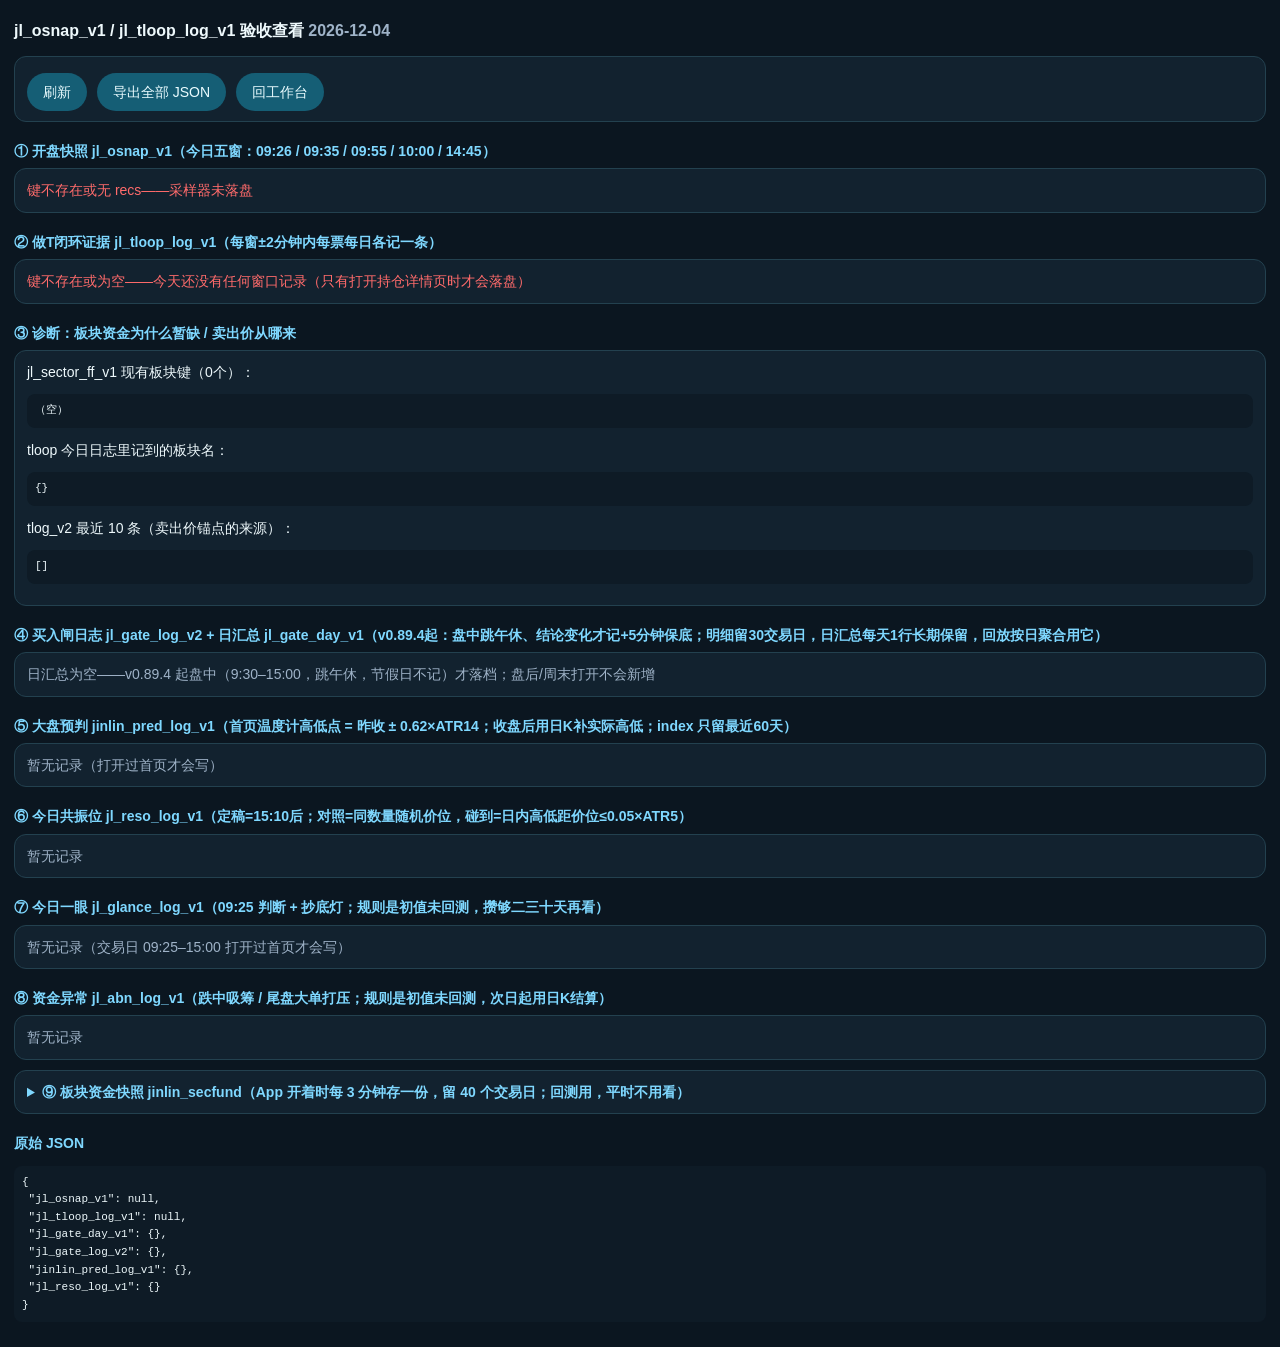
<file: jl_tlog.html>
<!DOCTYPE html>
<html lang="zh-CN">
<head>
<meta charset="utf-8">
<meta name="viewport" content="width=device-width,initial-scale=1,viewport-fit=cover">
<title>快照/闭环日志查看 · jinlin</title>
<style>
  body{margin:0;background:#0b1620;color:#eef9fc;font:14px/1.6 -apple-system,"PingFang SC",sans-serif;padding:14px}
  h1{font-size:16px;margin:4px 0 12px}
  h2{font-size:14px;margin:18px 0 6px;color:#7fd8ff}
  .card{background:#12222f;border:1px solid #23414f;border-radius:12px;padding:10px 12px;margin-bottom:10px}
  table{width:100%;border-collapse:collapse;font-size:12px}
  td,th{padding:4px 6px;border-bottom:1px solid #1d3442;text-align:left;white-space:nowrap}
  th{color:#7fd8ff;font-weight:600}
  .ok{color:#1fdc93}.bad{color:#ff6b6b}.mut{color:#9fb3c8}
  pre{background:#0e1b26;border-radius:8px;padding:8px;font-size:11px;overflow:auto;max-height:300px;white-space:pre-wrap;word-break:break-all}
  .btn{display:inline-block;background:#155e75;color:#eafcff;border-radius:999px;padding:8px 16px;margin:6px 6px 0 0;text-decoration:none}
  .btn:active{opacity:.7}
</style>
</head>
<body>
<h1>jl_osnap_v1 / jl_tloop_log_v1 验收查看 <span class="mut" id="now"></span></h1>
<div class="card">
  <a class="btn" href="javascript:location.reload()">刷新</a>
  <a class="btn" href="javascript:void(0)" id="exp">导出全部 JSON</a>
  <a class="btn" href="./index.html">回工作台</a>
</div>
<h2>① 开盘快照 jl_osnap_v1（今日五窗：09:26 / 09:35 / 09:55 / 10:00 / 14:45）</h2>
<div class="card" id="snap"></div>
<h2>② 做T闭环证据 jl_tloop_log_v1（每窗±2分钟内每票每日各记一条）</h2>
<div class="card" id="tloop"></div>
<h2>③ 诊断：板块资金为什么暂缺 / 卖出价从哪来</h2>
<div class="card" id="diag"></div>
<h2>④ 买入闸日志 jl_gate_log_v2 + 日汇总 jl_gate_day_v1（v0.89.4起：盘中跳午休、结论变化才记+5分钟保底；明细留30交易日，日汇总每天1行长期保留，回放按日聚合用它）</h2>
<div class="card" id="gate"></div>
<h2>⑤ 大盘预判 jinlin_pred_log_v1（首页温度计高低点 = 昨收 ± 0.62×ATR14；收盘后用日K补实际高低；index 只留最近60天）</h2>
<div class="card" id="pred"></div>
<h2>⑥ 今日共振位 jl_reso_log_v1（定稿=15:10后；对照=同数量随机价位，碰到=日内高低距价位≤0.05×ATR5）</h2>
<div class="card" id="reso"></div>
<h2 id="glance">⑦ 今日一眼 jl_glance_log_v1（09:25 判断 + 抄底灯；规则是初值未回测，攒够二三十天再看）</h2>
<div class="card" id="glanceBox"></div>
<h2 id="abn">⑧ 资金异常 jl_abn_log_v1（跌中吸筹 / 尾盘大单打压；规则是初值未回测，次日起用日K结算）</h2>
<div class="card" id="abnBox"></div>
<details class="card" id="fsnap"><summary style="color:#7fd8ff;font-weight:600">⑨ 板块资金快照 jinlin_secfund（App 开着时每 3 分钟存一份，留 40 个交易日；回测用，平时不用看）</summary><div id="fsnapBox" class="mut">读取中…</div></details>
<h2>原始 JSON</h2>
<pre id="raw"></pre>
<script>
(function(){
  var WINS=["09:26","09:35","09:55","10:00","14:45"];
  function readJ(k){try{var v=localStorage.getItem(k);return v?JSON.parse(v):null}catch(e){return null}}
  function today(){var d=new Date();return d.getFullYear()+"-"+String(d.getMonth()+1).padStart(2,"0")+"-"+String(d.getDate()).padStart(2,"0")}
  function esc(s){return String(s==null?"—":s).replace(/&/g,"&amp;").replace(/</g,"&lt;")}
  var td=today(), _qd=(location.search.match(/[?&]d=(\d{4}-\d{2}-\d{2})/)||[])[1]; if(_qd)td=_qd; /* jl-memo1: ?d=YYYY-MM-DD 看历史某天 */
  document.getElementById("now").textContent=td;

  /* ① osnap */
  var snap=readJ("jl_osnap_v1"), sh="", lastWin=null;
  if(!snap||!snap.recs){sh='<span class="bad">键不存在或无 recs——采样器未落盘</span>'}
  else{
    sh='<table><tr><th>窗口</th><th>今日记录</th><th>报价日</th><th>明细</th></tr>';
    WINS.forEach(function(w){
      var r=null;
      snap.recs.forEach(function(x){if(x.type==="win"&&x.win===w&&x.d===td)r=x});
      var miss=snap.recs.filter(function(x){return x.win===w&&x.d===td&&x.type!=="win"}).length;
      var lad="";
      if(r&&r.ps){var okN=0,bad=[];r.ps.forEach(function(p){if(!p.m)return;if(p.m.state==="stale")bad.push(p.name||p.code);else okN++});
        lad=(bad.length?'<span class="bad">梯子⚠ '+bad.length+'只过时：'+esc(bad.join("、"))+'</span>':'<span class="ok">梯子 '+okN+'只正常</span>')+'<br>';}
      sh+='<tr><td>'+w+'</td><td>'+(r?'<span class="ok">✓ 已固定</span>':(miss?'<span class="bad">miss×'+miss+'</span>':'<span class="mut">无记录</span>'))+'</td><td>'+esc(r&&r.d)+'</td><td>'+lad+(r?'<span class="mut">'+esc(JSON.stringify(r).slice(0,80))+'</span>':"")+'</td></tr>';
      if(r)lastWin=r;
    });
    sh+='</table>';
    if(lastWin&&lastWin.ps){ /* jl-memo1: 最近一窗逐票梯子核对 */
      sh+='<div style="margin-top:8px">最近一窗 '+esc(lastWin.win)+' 逐票梯子（锚点只能=昨收 或 跳空时=今日开盘；开盘前算的梯子标过时，数字照记）：</div><table><tr><th>票</th><th>锚点</th><th>昨收</th><th>今开</th><th>S1</th><th>B1</th><th>梯子</th></tr>';
      lastWin.ps.forEach(function(p){var m=p.m||{},q=p.q||{};
        sh+='<tr><td>'+esc(p.name||p.code)+'</td><td>'+esc(m.anchor)+'</td><td>'+esc(q.pv)+'</td><td>'+esc(q.op)+'</td><td>'+esc(m.S1)+'</td><td>'+esc(m.B1)+'</td><td>'+(m.state==="stale"?'<span class="bad">⚠ 过时</span><div class="mut">'+esc(m.why)+'</div>':(p.m?'<span class="ok">✓</span>':'<span class="mut">无</span>'))+'</td></tr>'});
      sh+='</table>';
    }
    sh+='<div class="mut">历史: recs 共 '+snap.recs.length+' 条；今日全部条目 '+snap.recs.filter(function(x){return x.d===td}).length+' 条（含 miss）</div>';
  }
  document.getElementById("snap").innerHTML=sh;

  /* ② tloop */
  var log=readJ("jl_tloop_log_v1"), th="";
  if(!log||!log.length){th='<span class="bad">键不存在或为空——今天还没有任何窗口记录（只有打开持仓详情页时才会落盘）</span>'}
  else{
    var tlog=log.filter(function(x){return x.d===td});
    th='<table><tr><th>窗口</th><th>代码</th><th>价</th><th>温度</th><th>评分</th><th>判定</th></tr>';
    if(!tlog.length)th+='<tr><td colspan="6" class="mut">今日无记录；日志共 '+log.length+' 条，最近一条 '+esc(log[log.length-1].d+" "+log[log.length-1].w+" "+log[log.length-1].code)+'</td></tr>';
    tlog.forEach(function(x){
      th+='<tr><td>'+esc(x.w)+'</td><td>'+esc(x.code)+'</td><td>'+esc(x.p)+'</td><td>'+esc(x.temp)+'</td><td>'+esc(x.score)+'</td><td>'+esc(x.verdict)+'</td></tr>';
    });
    th+='</table><div class="mut">今日 '+tlog.length+' 条 / 全部 '+log.length+' 条</div>';
  }
  document.getElementById("tloop").innerHTML=th;

  /* ③ 诊断 */
  var sfAll=readJ("jl_sector_ff_v1")||{}, tlog=readJ("tlog_v2")||[];
  var dh='<div>jl_sector_ff_v1 现有板块键（'+Object.keys(sfAll).length+'个）：</div><pre>'+esc(Object.keys(sfAll).join("、")||"（空）")+'</pre>';
  var secSeen={};
  (log||[]).forEach(function(x){ if(x.d===td) secSeen[x.code]=x.sec; });
  dh+='<div>tloop 今日日志里记到的板块名：</div><pre>'+esc(JSON.stringify(secSeen))+'</pre>';
  dh+='<div>tlog_v2 最近 10 条（卖出价锚点的来源）：</div><pre>'+esc(JSON.stringify(tlog.slice(-10),null,1))+'</pre>';
  document.getElementById("diag").innerHTML=dh;

  /* ④ 买入闸日志 */
  var gate=readJ("jl_gate_log_v2")||{}, gday=readJ("jl_gate_day_v1")||{}, gate1=readJ("jl_gate_log_v1"), gh="";
  var gdays=Object.keys(gday).sort();
  if(!gdays.length){gh='<span class="mut">日汇总为空——v0.89.4 起盘中（9:30–15:00，跳午休，节假日不记）才落档；盘后/周末打开不会新增</span>'}
  else{
    gh='<table><tr><th>日期</th><th>条数</th><th>红</th><th>黄</th><th>绿</th><th>nodata</th><th>首条</th><th>末条</th></tr>';
    gdays.slice(-15).forEach(function(d){
      var x=gday[d],c=x.c||{},f=x.f||{},l=x.l||{};
      gh+='<tr><td>'+esc(d)+'</td><td>'+x.n+'</td><td class="bad">'+(c.red||0)+'</td><td>'+(c.yellow||0)+'</td><td class="ok">'+(c.green||0)+'</td><td class="mut">'+(c.nodata||0)+'</td><td class="mut">'+esc(f.hm+" "+f.lvl+" "+f.sum+"分")+'</td><td class="mut">'+esc(l.hm+" "+l.lvl+" "+l.sum+"分"+(l.soft?" ·"+l.soft:""))+'</td></tr>';
    });
    var nd=Object.keys(gate).length, ne=0; Object.keys(gate).forEach(function(d){ne+=(gate[d]||[]).length});
    gh+='</table><div class="mut">日汇总 '+gdays.length+' 个交易日（表里显示最近15天）；明细 '+ne+' 条 / '+nd+' 天。回放：点上方「导出全部 JSON」，用 gate回放_replay.js 跑（同时打包了上证日K）。hm=当日分钟数(600=10:00)。</div>';
    var lastD=Object.keys(gate).sort().pop();
    if(lastD)gh+='<div class="mut">最近 5 条（'+esc(lastD)+'）：</div><pre>'+esc(JSON.stringify((gate[lastD]||[]).slice(-5),null,1))+'</pre>';
  }
  if(gate1&&gate1.length)gh+='<div class="mut">旧版 jl_gate_log_v1 还有 '+gate1.length+' 条（已停写，口径作废，仅随导出存档）</div>';
  document.getElementById("gate").innerHTML=gh;

  /* ⑤ 大盘预判 jl-memo2 */
  var pred=readJ("jinlin_pred_log_v1")||{}, pk=Object.keys(pred).sort().reverse(), ph="", pn=0, pLo=0, pHi=0, pIn=0;
  if(!pk.length)ph='<span class="mut">暂无记录（打开过首页才会写）</span>';
  else{
    ph='<table><tr><th>日期</th><th>昨收</th><th>ATR14</th><th>预判低—高</th><th>实际低—高</th><th>碰低</th><th>碰高</th><th>收在带内</th></tr>';
    pk.forEach(function(d){var e=pred[d];if(!e)return;var done=e.actLo!=null&&d<td;
      if(done){pn++;if(e.hitLo)pLo++;if(e.hitHi)pHi++;if(!e.hitLo&&!e.hitHi)pIn++;}
      ph+='<tr><td>'+d+'</td><td>'+esc(e.prev)+'</td><td>'+esc(e.atr)+'</td><td>'+esc(e.lo)+' — '+esc(e.hi)+'</td><td>'+(e.actLo!=null?esc(e.actLo)+' — '+esc(e.actHi):'<span class="mut">待收盘</span>')+'</td><td>'+(e.actLo==null?'—':e.hitLo?'<span class="bad">碰</span>':'否')+'</td><td>'+(e.actLo==null?'—':e.hitHi?'<span class="bad">碰</span>':'否')+'</td><td>'+(e.actLo==null?'—':(!e.hitLo&&!e.hitHi)?'<span class="ok">整根在带内</span>':'出带')+'</td></tr>';});
    ph+='</table><div class="mut">已收盘 '+pn+' 天：整根在带内 '+pIn+'，碰低 '+pLo+'，碰高 '+pHi+'。</div>';
  }
  document.getElementById("pred").innerHTML=ph;

  /* ⑥ 共振位 jl-memo2 */
  var reso=readJ("jl_reso_log_v1")||{}, rk=Object.keys(reso).sort().reverse(), rh="", ra=0, rah=0, rb=0, rbh=0, rs=0, rsh=0, rdays=0;
  if(!rk.length)rh='<span class="mut">暂无记录</span>';
  else{
    rh='<table><tr><th>日期</th><th>票</th><th>共振位（×来源数，✓=碰到）</th><th>随机对照（✓=碰到）</th><th>定稿</th></tr>';
    rk.forEach(function(d){var day=reso[d]||{},fin=0;Object.keys(day).forEach(function(c){var e=day[c];if(!e||!e.levels)return;
      if(e.final&&!e.stale){fin=1;e.levels.forEach(function(x){ra++;rah+=x.hit?1:0;if(x.n>=3){rs++;rsh+=x.hit?1:0}});(e.ctrl||[]).forEach(function(x){rb++;rbh+=x.hit?1:0});}
      rh+='<tr><td>'+d+'</td><td>'+esc(e.name||c)+'</td><td>'+(e.levels.map(function(x){return esc(x.p)+'×'+x.n+(x.hit?'✓':'')}).join('　')||'<span class="mut">无</span>')+'</td><td>'+((e.ctrl||[]).map(function(x){return esc(x.p)+(x.hit?'✓':'')}).join('　')||'—')+'</td><td>'+(e.stale?'<span class="bad">过时：'+esc(e.stale)+'</span>':e.final?'<span class="ok">✓</span>':'<span class="mut">盘中</span>')+'</td></tr>';});if(fin)rdays++;});
    function pc(h,n){return n?(100*h/n).toFixed(0)+'%（'+h+'/'+n+'）':'—'}
    rh+='</table><div class="mut">已定稿 '+rdays+' 天：共振位碰到率 '+pc(rah,ra)+'，其中强共振(≥3) '+pc(rsh,rs)+'；随机对照 '+pc(rbh,rb)+'。过时行不计入。攒够二三十天、共振位明显高于对照才算有用。</div>';
  }
  document.getElementById("reso").innerHTML=rh;

  /* ⑦ 今日一眼 jl-1224a */
  var gl=readJ("jl_glance_log_v1")||{}, gk=Object.keys(gl).sort().reverse(), gh2="", agg={buy:[],wait:[],waitN:0,skip:[]}, dipB=[], dipA=[], ctl=[];
  function avg(a){return a.length?(a.reduce(function(x,y){return x+y},0)/a.length):NaN}
  function pp(v){return isFinite(v)?(v>0?"+":"")+v.toFixed(2)+"%":"—"}
  function wr(a){return a.length?Math.round(100*a.filter(function(x){return x>0}).length/a.length)+"%":"—"}
  if(!gk.length)gh2='<span class="mut">暂无记录（交易日 09:25–15:00 打开过首页才会写）</span>';
  else{
    gh2='<table><tr><th>日期</th><th>闸(09:25)</th><th>判断 → 结果</th><th>抄底灯 → 收盘</th><th>随机对照</th></tr>';
    gk.forEach(function(d){var e=gl[d]||{};
      if(e.final){(e.picks||[]).forEach(function(p){if(p.act==="buy"&&isFinite(p.ret))agg.buy.push(p.ret);if(p.act==="wait"){agg.waitN++;if(isFinite(p.ret))agg.wait.push(p.ret)}if(p.act==="skip"&&isFinite(p.ret))agg.skip.push(p.ret)});
        (e.dips||[]).forEach(function(x){if(isFinite(x.ret))(x.k==="buy"?dipB:dipA).push(x.ret)});if(isFinite(e.ctrl))ctl.push(e.ctrl)}
      gh2+='<tr><td>'+d+'</td><td>'+esc(e.gate?e.gate.lvl+" "+e.gate.at:"—")+'</td><td>'+((e.picks||[]).map(function(p){return esc(p.name)+" "+esc(p.txt)+(e.final?(p.act==="wait"?(p.touched?" ✓碰 "+pp(p.ret):" ✗未碰"):isFinite(p.ret)?" "+pp(p.ret):""):"")}).join("<br>")||"—")+'</td><td>'+((e.dips||[]).map(function(x){return x.at+" "+(x.k==="buy"?"可低吸":"别接")+(x.gate?"(闸"+({red:"红",yellow:"黄",green:"绿"}[x.gate]||x.gate)+")":"")+" "+x.px+(isFinite(x.ret)?" → "+pp(x.ret):"")}).join("<br>")||"—")+'</td><td>'+(isFinite(e.ctrl)?pp(e.ctrl):e.final?"—":'<span class="mut">盘中</span>')+'</td></tr>'});
    gh2+='</table><div class="mut">已定稿：「可买」'+agg.buy.length+'次 平均'+pp(avg(agg.buy))+' 胜率'+wr(agg.buy)+'；「等回踩」'+agg.waitN+'次 碰到'+agg.wait.length+'次 碰后平均'+pp(avg(agg.wait))+'；「不碰」'+agg.skip.length+'次 开盘到收盘平均'+pp(avg(agg.skip))+'（负=避开对了）。<br>抄底「可低吸」'+dipB.length+'次 到收盘平均'+pp(avg(dipB))+' 胜率'+wr(dipB)+'；「别接」'+dipA.length+'次 平均'+pp(avg(dipA))+'；同日随机时刻买到收盘平均'+pp(avg(ctl))+'。可低吸明显好于随机才算有用。</div>';
  }
  document.getElementById("glanceBox").innerHTML=gh2;

  /* ⑧ 资金异常 jl-1224b */
  var ab=readJ("jl_abn_log_v1")||{}, ak=Object.keys(ab).sort().reverse(), ah="", sA={absorb:{o:[],c:[],c3:[]},dump:{o:[],c:[],c3:[]}}, ctl2=[];
  function hm2(v){v=+v;return String(Math.floor(v/100)).padStart(2,"0")+":"+String(v%100).padStart(2,"0")}
  if(!ak.length)ah='<span class="mut">暂无记录</span>';
  else{
    ah='<table><tr><th>日期</th><th>事件</th><th>次日开盘 / 次日收盘 / 3日后</th><th>对照(全部票次日)</th></tr>';
    ak.forEach(function(d){var D=ab[d]||{};if(isFinite(D.ctrl))ctl2.push(D.ctrl);
      (D.ev||[]).forEach(function(e){var g=sA[e.k];if(g){if(isFinite(e.r1o))g.o.push(e.r1o);if(isFinite(e.r1c))g.c.push(e.r1c);if(isFinite(e.r3c))g.c3.push(e.r3c)}});
      ah+='<tr><td>'+d+'</td><td>'+((D.ev||[]).map(function(e){return hm2(e.at)+" "+esc(e.name)+" <b>"+esc(e.txt)+"</b> "+e.px+'<br><span class="mut">'+esc(e.why)+'</span>'}).join("<br>")||"—")+'</td><td>'+((D.ev||[]).map(function(e){return isFinite(e.r1o)?pp(e.r1o)+" / "+pp(e.r1c)+" / "+(isFinite(e.r3c)?pp(e.r3c):"…"):'<span class="mut">待次日</span>'}).join("<br>")||"—")+'</td><td>'+(isFinite(D.ctrl)?pp(D.ctrl):'<span class="mut">待次日</span>')+'</td></tr>'});
    function ln(n,g){return n+' '+g.c.length+'次：次日开盘平均'+pp(avg(g.o))+' · 次日收盘平均'+pp(avg(g.c))+' 胜率'+wr(g.c)+' · 3日后平均'+pp(avg(g.c3))}
    ah+='</table><div class="mut">'+ln("跌中吸筹",sA.absorb)+'<br>'+ln("尾盘打压",sA.dump)+'（打压的说法是次日会被拉回，次日开盘为正才算对）<br>对照：同日全部票收盘到次日收盘平均'+pp(avg(ctl2))+'。明显好于对照才算有用。</div>';
  }
  document.getElementById("abnBox").innerHTML=ah;

  var dkSh=readJ("jl_dk_sh000001");
  document.getElementById("raw").textContent=JSON.stringify({jl_osnap_v1:snap,jl_tloop_log_v1:log,jl_gate_day_v1:gday,jl_gate_log_v2:gate,jinlin_pred_log_v1:pred,jl_reso_log_v1:reso},null,1);
  document.getElementById("exp").onclick=function(){
    try{
      var blob=new Blob([JSON.stringify({jl_osnap_v1:snap,jl_tloop_log_v1:log,jl_gate_day_v1:gday,jl_gate_log_v2:gate,jl_gate_log_v1:gate1,jl_dk_sh000001:dkSh,jinlin_pred_log_v1:pred,jl_reso_log_v1:reso,jl_glance_log_v1:gl,jl_abn_log_v1:ab},null,1)],{type:"application/json"});
      var a=document.createElement("a");a.href=URL.createObjectURL(blob);a.download="jinlin_验收_"+td+".json";a.click();
    }catch(e){alert("导出失败: "+e)}
  };
})();
/* jl-fsnap(1104) ⑨ 板块资金快照: 只读 IDB jinlin_secfund, 列每天份数, 导出 JSON(全部/单日) */
(function(){
  var box=document.getElementById("fsnapBox"); if(!box)return;
  function dl(name,obj){var blob=new Blob([JSON.stringify(obj)],{type:"application/json"});var a=document.createElement("a");a.href=URL.createObjectURL(blob);a.download=name;a.click();}
  try{
    var rq=indexedDB.open("jinlin_secfund",1);
    rq.onupgradeneeded=function(){try{rq.result.createObjectStore("s",{keyPath:"k"})}catch(e){}};
    rq.onerror=function(){box.textContent="打不开快照库"};
    rq.onsuccess=function(){
      var db=rq.result,g=db.transaction("s","readonly").objectStore("s").getAll();
      g.onsuccess=function(){
        var all=g.result||[],by={};
        all.forEach(function(r){(by[r.day]=by[r.day]||[]).push(r)});
        var ds=Object.keys(by).sort().reverse();
        if(!ds.length){box.innerHTML='还没有快照。盘中（9:15–15:05）打开 App 就会开始存。';return}
        var h='<a class="btn" href="javascript:void(0)" id="fsAll">导出全部（'+ds.length+'天 · '+all.length+'份）</a><table><tr><th>日期</th><th>份数</th><th>时间段</th><th></th></tr>';
        ds.forEach(function(d){var L=by[d].sort(function(a,b){return a.t-b.t});h+='<tr><td>'+d+'</td><td>'+L.length+'</td><td>'+L[0].k.slice(11)+'–'+L[L.length-1].k.slice(11)+'</td><td><a href="javascript:void(0)" data-fd="'+d+'" style="color:#7fd8ff">导出这天</a></td></tr>'});
        box.innerHTML=h+'</table><div class="mut">字段：b=东财板块 [涨幅%, 主力净额(万元), 净占比%]；o=App 自己的板块 [平均涨幅%, 上涨率, 只数]。只在 App 打开时记，中间关掉的时段会缺。</div>';
        document.getElementById("fsAll").onclick=function(){dl("jinlin_板块资金快照_全部_"+ds[ds.length-1]+"_"+ds[0]+".json",all)};
        Array.prototype.forEach.call(box.querySelectorAll("[data-fd]"),function(el){el.onclick=function(){var d=el.getAttribute("data-fd");dl("jinlin_板块资金快照_"+d+".json",by[d])}});
        db.close();
      };
    };
  }catch(e){box.textContent="读取失败: "+e}
})();
</script>
</body>
</html>
</file>
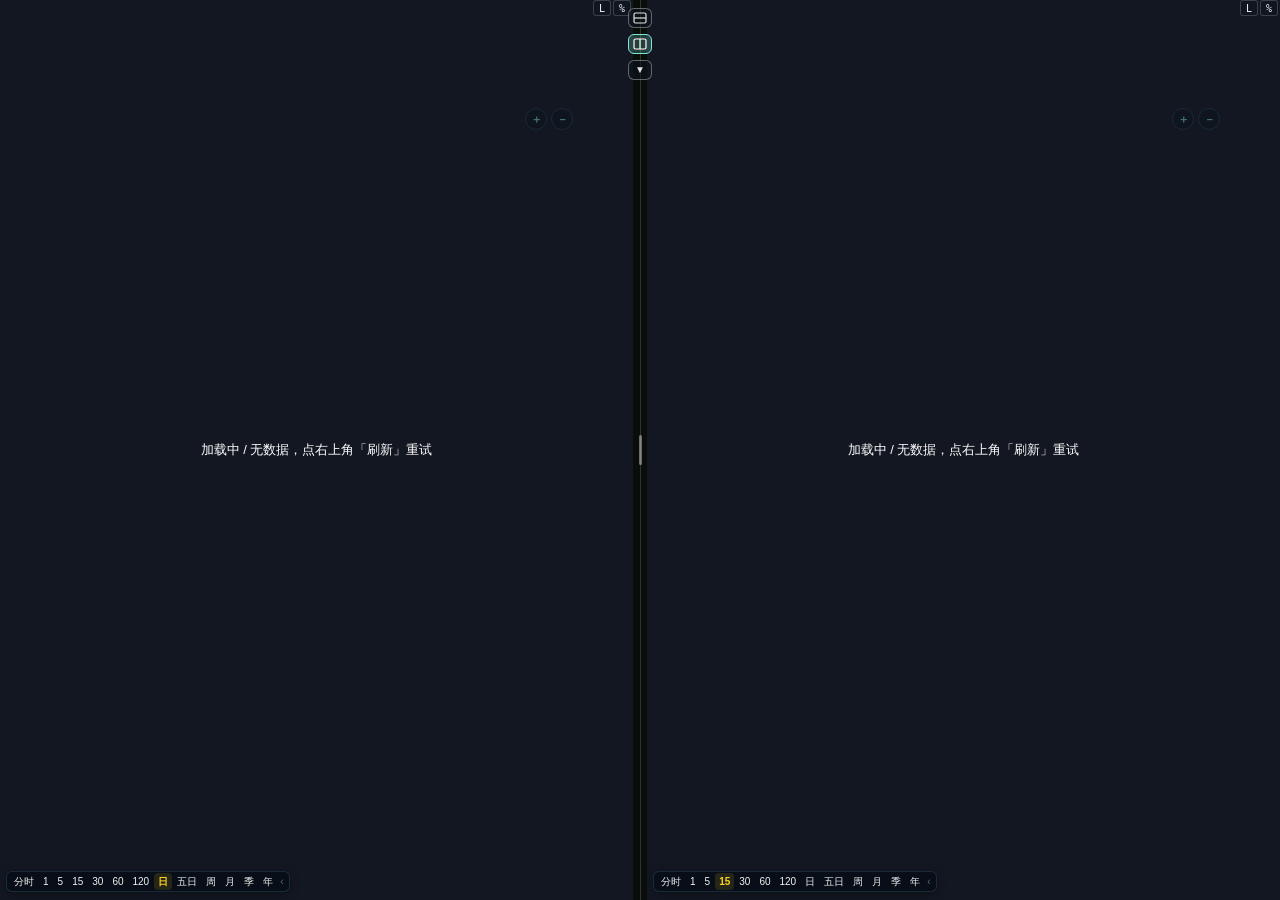
<file: ks2.html>
<!doctype html>
<html lang="zh-CN">
<head>
<meta charset="utf-8">
<meta name="viewport" content="width=device-width, initial-scale=1, viewport-fit=cover">
<title>K-STATION 双图</title>
<!-- ks-p3-14: 双图外壳——上下(宽屏≥900px 左右)两个 ks.html?pane=0|1, 各自周期; 十字线在这里转发给另一个窗格.
     对金粼父页面(index.html)装成一个 ks.html: #ksBarJL 代理(「工具」收起/展开同时作用两个窗格)、window.draw、window.S(读第一个窗格) -->
<style>
  html, body { margin: 0; height: 100%; background: #0a0e0b; overflow: hidden; }
  body { display: flex; flex-direction: column; height: 100vh; height: 100dvh; }
  body.wide { flex-direction: row; }
  iframe { flex: 1 1 0; min-height: 0; min-width: 0; width: 100%; border: 0; display: block; background: #0a0e0b; }
  body.wide iframe { height: 100%; }
  /* jl-1164: 中缝=可拖手柄(上下拖/左右拖调两图大小), 手柄里放三个小图标: 上下排、左右排、工具条收展 */
  .sep { flex: none; position: relative; height: 14px; touch-action: none; cursor: row-resize; z-index: 40; }
  body.wide .sep { width: 14px; height: auto; cursor: col-resize; }
  .sep::before { content: ""; position: absolute; left: 0; right: 0; top: 50%; height: 1px; background: rgba(255,255,255,0.16); }
  body.wide .sep::before { top: 0; bottom: 0; left: 50%; right: auto; width: 1px; height: auto; }
  .sep::after { content: ""; position: absolute; left: 50%; top: 50%; width: 30px; height: 3px; margin: -1px 0 0 -15px; border-radius: 3px; background: rgba(255,255,255,0.4); }
  body.wide .sep::after { width: 3px; height: 30px; margin: -15px 0 0 -1px; }
  .dblIcons { position: absolute; right: 36px; top: 50%; transform: translateY(-50%); display: flex; gap: 6px; }
  body.wide .dblIcons { right: auto; left: 50%; top: 8px; transform: translateX(-50%); flex-direction: column; }
  .dblIcons button { width: 24px; height: 20px; padding: 0; border: 1px solid rgba(255,255,255,.4); border-radius: 6px; background: rgba(10,22,32,.62); color: #fff; font-size: 10px; line-height: 1; display: flex; align-items: center; justify-content: center; opacity: .88; }
  .dblIcons button.on { border-color: #81e6d9; background: rgba(129,230,217,.22); opacity: 1; }
  .dblIcons svg { width: 14px; height: 12px; display: block; }
  #ksBarJL { display: none; }
</style>
</head>
<body>
<div id="ksBarJL"></div>
<script>
"use strict";
(function () {
  var q = new URLSearchParams(location.search);
  q.delete("pane");
  var base = "ks.html?" + q.toString() + (q.has("embed") ? "" : "&embed=1");
  var panes = [];
  for (var i = 0; i < 2; i++) {
    if (i) { var sp = document.createElement("div"); sp.className = "sep"; sp.id = "ksDblSep"; document.body.appendChild(sp); }
    var f = document.createElement("iframe");
    f.title = "K线 " + (i + 1);
    f.src = base + "&pane=" + i;
    document.body.appendChild(f);
    panes.push(f);
  }
  // jl-1164: 方向(上下/左右)与比例: 记在本地; 没存过时沿用旧规则(宽屏横向才左右)
  var sep = document.getElementById("ksDblSep"), DIR_K = "ks_dbl_dir_v1", RAT_K = "ks_dbl_ratio_v1", ratio = 0.5;
  function getDir() { try { var d = localStorage.getItem(DIR_K); if (d === "v" || d === "h") return d; } catch (e) {} return (innerWidth >= 900 && innerWidth > innerHeight) ? "h" : "v"; }
  try { var rr = parseFloat(localStorage.getItem(RAT_K)); if (rr >= 0.2 && rr <= 0.8) ratio = rr; } catch (e) {}
  function kick() { panes.forEach(function (f) { try { f.contentWindow.dispatchEvent(new Event("resize")); } catch (e) {} }); }
  function setRatio(r, save) {
    ratio = Math.max(0.2, Math.min(0.8, r));
    panes[0].style.flex = ratio + " 1 0"; panes[1].style.flex = (1 - ratio) + " 1 0";
    if (save) { try { localStorage.setItem(RAT_K, String(ratio)); } catch (e) {} }
  }
  var bV, bH, bT;
  function layout() {
    var h = getDir() === "h";
    document.body.classList.toggle("wide", h);
    if (bV) { bV.classList.toggle("on", !h); bH.classList.toggle("on", h); }
    setRatio(ratio, false); kick();
  }
  function svg(inner) { return '<svg viewBox="0 0 14 12" fill="none" stroke="#fff" stroke-width="1.2"><rect x="1" y="1" width="12" height="10" rx="1.5"/>' + inner + '</svg>'; }
  var ic = document.createElement("div"); ic.className = "dblIcons"; sep.appendChild(ic);
  function mkb(html, label, fn) { var b = document.createElement("button"); b.type = "button"; b.innerHTML = html; b.setAttribute("aria-label", label); b.addEventListener("pointerdown", function (e) { e.stopPropagation(); }); b.addEventListener("click", fn); ic.appendChild(b); return b; }
  bV = mkb(svg('<line x1="1" y1="6" x2="13" y2="6"/>'), "上下排", function () { try { localStorage.setItem(DIR_K, "v"); } catch (e) {} layout(); });
  bH = mkb(svg('<line x1="7" y1="1" x2="7" y2="11"/>'), "左右排", function () { try { localStorage.setItem(DIR_K, "h"); } catch (e) {} layout(); });
  bT = mkb("\u25BC", "展开/收起工具条", function () { var show = proxy.style.display === "none"; proxy.style.display = show ? "" : "none"; try { localStorage.setItem("ks_dbl_bars_v1", show ? "1" : "0"); } catch (e) {} });
  // 拖中缝调大小: 指针捕获, 手指滑出手柄也跟手; 松手后存比例
  var dragging = false, raf = 0;
  sep.addEventListener("pointerdown", function (e) { dragging = true; try { sep.setPointerCapture(e.pointerId); } catch (e2) {} e.preventDefault(); });
  sep.addEventListener("pointermove", function (e) {
    if (!dragging) return;
    var wide = document.body.classList.contains("wide"), tot = wide ? innerWidth : innerHeight;
    setRatio((wide ? e.clientX : e.clientY) / tot, false);
    if (!raf) raf = requestAnimationFrame(function () { raf = 0; kick(); });
  });
  function endDrag() { if (!dragging) return; dragging = false; setRatio(ratio, true); kick(); }
  sep.addEventListener("pointerup", endDrag); sep.addEventListener("pointercancel", endDrag);
  addEventListener("resize", layout);
  // 十字线转发: 谁发来的就转给另一个
  addEventListener("message", function (e) {
    var m = e.data; if (!m || !m.ksX) return;
    panes.forEach(function (f, k) { if (k !== m.from && f.contentWindow && e.source !== f.contentWindow) { try { f.contentWindow.postMessage(m, "*"); } catch (e2) {} } });
  });
  // 父页面兼容: 收起/展开工具条; jl-1163: 双图自带三角按钮也走这里, 默认收起(ks_dbl_bars_v1=1 才展开)
  var proxy = document.getElementById("ksBarJL");
  function applyBars() {
    var hide = proxy.style.display === "none";
    bT.textContent = hide ? "\u25BC" : "\u25B2";
    panes.forEach(function (f) { try { var b = f.contentDocument.getElementById("ksBarJL"); if (b) b.style.display = hide ? "none" : ""; f.contentDocument.body.classList.remove("drw-periods", "drw-tools", "drw-inds", "drw-favs"); f.contentWindow.dispatchEvent(new Event("resize")); } catch (e) {} });
  }
  new MutationObserver(applyBars).observe(proxy, { attributes: true, attributeFilter: ["style"] });
  panes.forEach(function (f) { f.addEventListener("load", applyBars); }); // 窗格晚于外壳加载: 载完再按当前状态收/展一次
  var _shown = false; try { _shown = localStorage.getItem("ks_dbl_bars_v1") === "1"; } catch (e) {}
  proxy.style.display = _shown ? "" : "none";
  layout();
  window.draw = function () { panes.forEach(function (f) { try { f.contentWindow.draw(); } catch (e) {} }); };
  Object.defineProperty(window, "S", { get: function () { try { return panes[0].contentWindow.S; } catch (e) { return undefined; } } });
})();
</script>
</body>
</html>
</file>
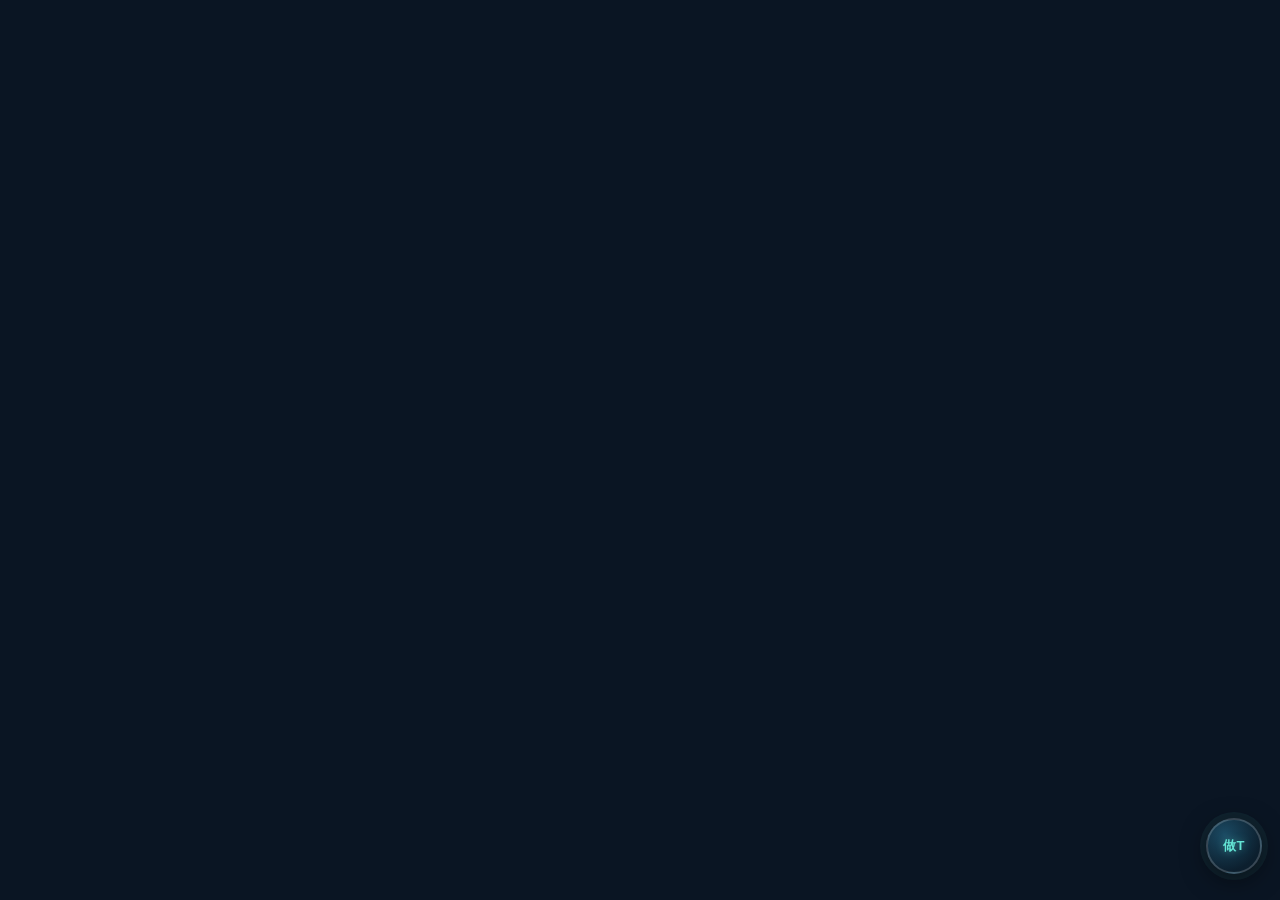
<file: zuot.html>
<!doctype html><html><head><meta charset="utf-8"><meta name="viewport" content="width=device-width,initial-scale=1,maximum-scale=1">
<title>做T面板</title>
<script>
/* 11-23 桥模式引导: ?emb=1 或已在iframe → html加ztEmb类(整页透明+点击只留给球/窗; 主机页其余区域零遮挡) */
(function(){try{ if(/[\?&]emb=1/.test(location.search)||(function(){try{return window.self!==window.top}catch(e){return false}})()){ document.documentElement.classList.add('ztEmb'); } }catch(e){}})();
</script>
<style>
html.ztEmb,html.ztEmb body{background:transparent!important;pointer-events:none!important;overflow:hidden!important;padding:0!important;min-height:0!important}
html.ztEmb #fw,html.ztEmb #fball{pointer-events:auto}
html.ztEmb #fwbody{overscroll-behavior:contain;-webkit-overflow-scrolling:touch}
html.ztEmb #fw{box-shadow:0 8px 40px rgba(0,0,0,.55)}
</style>
<style>
:root{color-scheme:dark}
*{box-sizing:border-box;-webkit-tap-highlight-color:transparent;margin:0}
body{background:radial-gradient(120% 70% at 15% 0%,#15283a 0%,#0b131d 60%);color:#fff;font:14px/1.45 -apple-system,"PingFang SC",sans-serif;padding:10px 10px 30px;min-height:100vh}
.wrap{max-width:430px;margin:auto}
b{font-weight:600}
.top{display:flex;align-items:center;gap:8px;margin-bottom:6px}
select,.top select{background:transparent;color:#fff;border:1px solid rgba(255,255,255,.4);border-radius:8px;font:400 13px -apple-system;padding:3px 6px}
select option{background:#0b131d}
.top .px{font-size:18px;font-weight:600}
.top .ts{margin-left:auto;font-size:11.5px;text-align:right}
.chip{background:none;border:1px solid rgba(255,255,255,.32);color:#fff;border-radius:10px;font:400 11.5px -apple-system;padding:2px 7px}
.chip.on{border-color:#fff;background:rgba(255,255,255,.15);font-weight:400}
.sect{font-size:11.5px;letter-spacing:.5px;margin:4px 2px 2px}
.tabs{display:flex;margin:0 0 6px;border-bottom:1px solid rgba(255,255,255,.14)}
.tabs button{flex:1;background:none;border:none;color:#fff;font:400 12.5px -apple-system;padding:5px 0 6px;border-bottom:1.5px solid transparent;margin-bottom:-1px}
.tabs button.on{font-weight:600;border-bottom-color:#fff}
.rail{display:flex;gap:10px;overflow-x:auto;scroll-snap-type:x mandatory;-webkit-overflow-scrolling:touch;scrollbar-width:none;margin-bottom:12px}
.rail::-webkit-scrollbar{display:none}
.slide{flex:0 0 100%;scroll-snap-align:start;background:rgba(255,255,255,.055);border:1px solid rgba(255,255,255,.14);border-radius:12px;padding:9px 10px 8px;min-width:0}
.slide.warn{border-color:#ffd66e}.slide.end{border-style:dashed}
/* ===== 浮动球小窗（整个面板可拖可收，任意页面可开） ===== */
body.fwmode{padding:0;background:#0b131d}
#fw{position:fixed;left:6px;top:6px;width:452px;overflow:hidden;max-width:100vw;z-index:9999;display:flex;flex-direction:column;max-height:96vh}
#fwhd{display:flex;align-items:center;gap:8px;padding:7px 10px;background:#15283a;border:1px solid rgba(255,255,255,.2);border-bottom:none;border-radius:14px 14px 0 0;cursor:move}
#fwtt{font-size:12px;color:#dfeefc;font-weight:600;flex:1}
#fwmin{background:none;border:1px solid rgba(255,255,255,.3);color:#fff;border-radius:8px;font-size:11px;padding:1px 9px}
#fwbody{background:radial-gradient(120% 70% at 15% 0%,#15283a 0%,#0b131d 60%);border:1px solid rgba(255,255,255,.2);border-radius:0 0 14px 14px;overflow-y:auto;max-height:calc(96vh - 36px);-webkit-overflow-scrolling:touch}
#fball{position:fixed;right:18px;bottom:26px;width:56px;height:56px;border-radius:50%;background:radial-gradient(circle at 30% 30%,#1d3a55,#0d1826);border:1.5px solid rgba(255,255,255,.35);z-index:9999;cursor:move;box-shadow:0 0 16px rgba(77,255,180,.4);touch-action:none;user-select:none;display:flex;align-items:center;justify-content:center}
#fball span{font-size:13px;font-weight:600;color:#4dffb4;text-shadow:0 0 6px rgba(77,255,180,.6)}

/* 斐波卡 */
.fh{display:flex;gap:8px;align-items:flex-start}
.fh .l{flex:1;min-width:0}
.ft{font-size:14px;font-weight:600}
.tg{font-size:10.5px;font-weight:400;border:1px solid #fff;border-radius:6px;padding:0 4px;margin-left:4px;vertical-align:1px}
.fs{font-size:12px;margin-top:1px}
.spark{width:118px;height:44px;flex:none}
table{width:100%;border-collapse:collapse;margin-top:6px}
th{font-weight:400;font-size:11px;text-align:right;padding:0 3px 2px;border-bottom:1px solid rgba(255,255,255,.14)}
th:first-child,td:first-child{text-align:left}
td{text-align:right;padding:4px 3px;font-size:12px;white-space:nowrap}
td:first-child i{display:inline-block;width:3px;height:11px;border-radius:1px;margin-right:6px;vertical-align:-1px}
td:nth-child(2){font-weight:600}
tr.lvl{cursor:pointer}
tr.gold td{background:rgba(255,214,110,.09)}
tr.near td{background:rgba(255,255,255,.13)}
tr.near td:nth-child(2){font-size:13.5px}
tr.done td:nth-child(2),tr.done td:nth-child(1){text-decoration:line-through}
.st{font-size:11px}
.fr{font-size:12px;margin-top:6px;line-height:1.5}
.fr.warn{color:#ffd66e}
.ma{font-size:12px;margin:-4px 2px 12px}
/* 算账 */
.mode{display:flex;gap:4px;justify-content:flex-end;margin-bottom:4px}
.leg{margin:1px 0 4px}
.row1{display:flex;align-items:center;gap:6px}
.side{font-size:13px;width:30px;font-weight:400}
.side.s{color:#ff5459}.side.b{color:#4dffb4}
.rb{width:20px;height:20px;border-radius:10px;border:1px solid rgba(255,255,255,.3);background:none;color:#fff;font:400 13px -apple-system;line-height:1;padding:0}
.pin{width:58px;background:none;border:none;color:#fff;font:600 16px -apple-system;text-align:center}
.qn{margin-left:auto;font-size:14.5px;font-weight:600;color:#8fc7ff}
.pct{font-size:10px;font-weight:600;white-space:nowrap}
/* 日线波段卡（= zp 复盘「日线波段」+ 作战屏 waveMiniJL 同款行） */
.swtop{display:flex;align-items:center;gap:8px;flex-wrap:wrap;margin-bottom:4px}
.swtt{margin-left:auto;font-size:12.5px;font-weight:600}
.swsw{display:flex;align-items:center;gap:5px}
.swsw .swl{font-size:12.5px;font-weight:600;color:#ffe14d}
#ftab button{white-space:nowrap}
/* 价位带（11-23 拍板：6张卡买卖价汇总，跨卡×N排序，红涨绿跌+没到/涨透/跌破状态，三角突破亮显） */
#pband{display:flex;gap:5px;flex-wrap:wrap;padding:4px 2px 8px;border-top:1px solid rgba(255,255,255,.22);margin-top:4px}
.pb{display:inline-flex;flex-direction:column;align-items:flex-start;gap:1px;font-size:11px;padding:3px 8px;border:1px solid rgba(255,255,255,.22);border-radius:8px;white-space:nowrap;cursor:pointer}
.pb .l1{display:flex;gap:4px;align-items:baseline}
.pb .st{font-size:9.5px}
.pb .src{font-size:9.5px;max-width:170px;overflow:hidden;text-overflow:ellipsis}
.pb .rl{font-size:10px;font-weight:600}
.pb.hot{border-width:1.5px;box-shadow:0 0 7px currentColor;font-weight:600}
/* 11-23 三次拍板：价位带＝小小两行（卖一行、接一行），字不大但亮，不占位置 */
#pband{display:flex;flex-direction:column;gap:3px;padding:2px 0 4px}
#pband .prow{display:flex;flex-wrap:wrap;align-items:baseline;gap:3px 5px}
#pband .ptag{font-size:10.5px;font-weight:600;flex:none;text-shadow:0 0 6px currentColor}
#pband .pb{flex-direction:row;align-items:baseline;gap:3px;padding:1px 6px;font-size:11px;border-radius:7px}
#pband .pb b{font-size:11px}
#pband .pb .rl2{font-size:10px}
#pband .pb .xn2{font-size:9.5px;opacity:.72}
@keyframes tflash{0%,100%{opacity:1;text-shadow:0 0 7px currentColor}50%{opacity:.4;text-shadow:0 0 2px currentColor}}
.flash{animation:tflash 1.1s ease-in-out infinite}
/* 自选股添加行 */
#addstk{display:none;gap:5px;align-items:center}
#addstk input{width:86px;background:none;border:1px solid rgba(255,255,255,.3);border-radius:8px;color:#fff;font:600 12.5px -apple-system;padding:3px 6px}
/* 卡片右上折叠小三角（透明但看得见）+ 内容体 */
/* f0-f6 全卡缩放：下沿整条边=拖拽把，绝对定位钉在卡底边——卡被拉矮后把手永远露在外面，拉上去也能拉回来 */
.zoom{overflow:hidden}
.zhd{position:absolute;left:0;right:0;bottom:0;height:12px;cursor:ns-resize;touch-action:none;z-index:4}
/* 折叠/展开小三角：钉死在每张卡右上角 */
.fold{position:absolute;top:6px;right:8px;background:none;border:none;color:#fff;font-size:16px;line-height:1;padding:2px 6px;cursor:pointer;z-index:5}
/* 卡片右下角共振价徽章：带光晕，跌破/涨透变灰 */
.rail .slide{position:relative}
.rband{position:absolute;right:10px;bottom:5px;display:flex;gap:7px;font-size:10.5px;font-weight:600;pointer-events:none;text-shadow:0 0 6px currentColor;z-index:3}
.rband .off{text-shadow:none}
.swsub{font-size:10px;color:#fff;margin:0 0 8px}
.swr{display:flex;align-items:center;gap:7px;padding:4.5px 8px;border-radius:9px;color:var(--c);cursor:pointer}
.swr.on{background:rgba(255,138,128,.13)}
.swr .k{font-size:12.5px;font-weight:600;min-width:46px}
.swr .ln{flex:1;height:1px;background:rgba(255,255,255,.16)}
.swr .x{font-size:10px;font-weight:600;border:1px solid var(--c);border-radius:9px;padding:0 6px;white-space:nowrap}
.swr b{font-size:13.5px;font-weight:600;min-width:50px;text-align:right}
.swr .p2{font-size:10.5px;min-width:42px;text-align:right}
.swr .tg2{font-size:10px;white-space:nowrap}
.qn small{font-size:11.5px;font-weight:400}
input[type=range]{-webkit-appearance:none;appearance:none;width:100%;height:22px;background:none;touch-action:none;margin:0}
input[type=range]::-webkit-slider-runnable-track{height:2px;border-radius:1px;background:rgba(255,255,255,.35)}
input[type=range]::-webkit-slider-thumb{-webkit-appearance:none;width:15px;height:15px;margin-top:-6.5px;border-radius:8px;background:#fff}
input[type=range]::-moz-range-track{height:2px;background:rgba(255,255,255,.35)}
input[type=range]::-moz-range-thumb{width:15px;height:15px;border-radius:8px;background:#fff;border:none}
.res{display:flex;align-items:baseline;gap:8px;border-top:1px solid rgba(255,255,255,.14);padding-top:6px;margin-top:2px;flex-wrap:nowrap;overflow-x:auto}
.big{font-size:15px;font-weight:600;white-space:nowrap}
.u{color:#ff5459}.d{color:#4dffb4}.q{color:#8fc7ff}
.hold{display:flex;align-items:center;gap:6px;margin:0 0 6px;font-size:12.5px}
.hold input{width:62px;background:none;border:none;border-bottom:1px solid rgba(143,199,255,.5);color:#8fc7ff;font:600 15px -apple-system;text-align:center}
.how{font-size:11.5px;white-space:nowrap}
.pos{font-size:12px;margin-top:2px}
.chips{display:flex;gap:5px;margin-top:7px}
.chips div{flex:1;border:1px solid rgba(255,255,255,.22);border-radius:8px;padding:3px 0;text-align:center;font-size:11px}
.chips div span{color:#8fc7ff}
.chips div b{display:block;font-size:12.5px}
.chips div.on{border-color:#fff;background:rgba(255,255,255,.1)}
.kv{display:flex;align-items:center;gap:6px;margin-top:7px;font-size:12px;flex-wrap:wrap}
.kv input{background:rgba(255,255,255,.07);border:1px solid rgba(255,255,255,.3);border-radius:7px;color:#fff;font:400 12.5px -apple-system;padding:2px 5px}
.kv select{font-size:12px;max-width:230px}
.meth{display:flex;flex-wrap:wrap;gap:4px;margin-top:6px}
.done{display:flex;gap:6px;margin-top:8px}
.done button{flex:1;height:34px;border-radius:9px;border:1px solid rgba(255,255,255,.35);background:rgba(255,255,255,.05);color:#fff;font:400 13px -apple-system}
.done .s{border-color:#ff5459}.done .b{border-color:#4dffb4}
.undo{display:flex;justify-content:space-between;align-items:center;margin-top:6px;font-size:11.5px;gap:6px}
.undo button,.mini{background:none;border:1px solid rgba(255,255,255,.35);color:#fff;border-radius:9px;font:400 11.5px -apple-system;padding:2px 8px;white-space:nowrap}
.msg{font-size:12px;color:#ffd66e;min-height:0;margin-top:4px}
.it{display:flex;justify-content:space-between;align-items:center;padding:6px 0;border-bottom:1px solid rgba(255,255,255,.09);font-size:12.5px;gap:8px}
.it:last-child{border:none}
.it .sm{display:block;font-size:11.5px;margin-top:1px}
.it .r{text-align:right;white-space:nowrap}
.it.old{border:1px dashed rgba(255,255,255,.4);border-radius:8px;padding:6px;margin:3px 0}
.bd{font-size:10.5px;border:1px solid #ffd66e;color:#ffd66e;border-radius:6px;padding:0 4px;margin-left:4px;font-weight:400}
.bd.w{border-color:#fff;color:#fff}
.stamp{font-size:11.5px;color:#ffd66e;margin-bottom:4px}
.empty{font-size:12px;padding:6px 0}
.subh{font-size:11.5px;margin:8px 0 0}
/* 11-24 效果图1123 1:1: 记一笔=买入/卖出+价股时间直打+记下；今天流水=券商成交单样子，每条能删 */
.jzForm{margin:2px 0 8px;border-bottom:1px solid rgba(255,255,255,.12);padding-bottom:6px}
.jzSeg{display:inline-flex;border:1px solid rgba(255,255,255,.3);border-radius:9px;overflow:hidden}
.jzSeg button{background:none;border:none;color:#fff;font:400 12.5px -apple-system;padding:5px 16px}
.jzSeg button[data-side="b"]{color:#ff6b70}
.jzSeg button[data-side="s"]{color:#4dffb4}
.jzSeg button.on[data-side="b"]{background:rgba(255,84,89,.25);font-weight:500}
.jzSeg button.on[data-side="s"]{background:rgba(77,255,180,.14);font-weight:500}
.frow{display:flex;gap:5px;align-items:center;margin:7px 0 0;font-size:12.5px;flex-wrap:wrap;row-gap:4px}
.frow input{width:52px;background:none;border:none;border-bottom:1px solid rgba(255,255,255,.4);color:#fff;font:500 14px -apple-system;text-align:center;font-variant-numeric:tabular-nums;padding:2px}
#jzQ{width:46px}
#wt{width:58px}
#recBtn{margin-left:auto;border:1px solid #fff;border-radius:9px;padding:5px 14px;background:rgba(255,255,255,.06);color:#fff;font:500 13px -apple-system}
#jzPct{font-size:10.5px}
.m2{font-size:10.5px;opacity:.8;margin-top:5px}
.jzr{display:flex;align-items:center;gap:8px;padding:5px 0;border-bottom:1px solid rgba(255,255,255,.08);font-size:12.5px;font-variant-numeric:tabular-nums}
.jzsd{width:30px;font-weight:400}
.jzsd.b{color:#ff6b70}.jzsd.s{color:#4dffb4}
.jzp{width:44px}
.jzq{width:38px;text-align:right}
.jzt{opacity:.85}
.jzx{margin-left:auto;font-size:11px;border:1px solid rgba(255,255,255,.3);border-radius:7px;padding:1px 8px;background:none;color:#fff}
.fhh{font-size:11px;color:#8fc7ff;margin:10px 0 3px}
.jzsum{display:flex;align-items:center;justify-content:space-between;font-size:13px;font-weight:600;margin-top:6px}
.jzback{font-size:12px;margin-top:6px;line-height:1.5}
.stat td{font-size:12.5px;border-top:1px solid rgba(255,255,255,.08)}
.foot{font-size:11.5px;margin:2px 2px;line-height:1.65}

/* ---- 五日卡（搬自 五日页_买卖价格_设计稿_1122，.w5 前缀防冲突） ---- */
.w5 .wrap{max-width:440px;margin:auto}
.w5 .top{display:flex;justify-content:space-between;align-items:baseline;margin:0 2px 7px}
.w5 .top b{font-size:17px;font-weight:500;color:#4dffb4}
.w5 .top span{font-size:11px;color:#fff}
.w5 .card{background:rgba(255,255,255,.06);border:1px solid rgba(255,255,255,.12);border-radius:14px;padding:8px 9px 6px;min-width:0}
.w5 .hd{display:flex;justify-content:space-between;align-items:center;margin-bottom:4px}
.w5 .hd .t{font-size:13px;font-weight:500}
.w5 .chips{display:flex;gap:3px}
.w5 .chips button{background:none;border:1px solid rgba(255,255,255,.25);border-radius:8px;color:#fff;font:400 10.5px -apple-system;padding:1.5px 7px}
.w5 .chips button.on{border-color:#ffb763;color:#ffb763}
.w5 .ly{display:flex;gap:4px;margin-bottom:3px}
.w5 .ly button{background:none;border:1px solid rgba(255,255,255,.25);border-radius:8px;color:#fff;font:400 10px -apple-system;padding:1px 6px}
.w5 .ly button.on{border-color:#4dffb4;color:#4dffb4}
.w5 .sub{font-size:10.5px;color:#fff;margin-bottom:1px}
.w5 svg{width:100%;height:auto;display:block}
.w5 .ovl text{font-weight:600}
.w5 .sh{font-size:11px;color:#fff;margin:8px 0 1px;font-weight:500}
.w5 .pr{display:flex;align-items:baseline;gap:6px;padding:3px 0;border-bottom:1px solid rgba(255,255,255,.06);cursor:pointer}
.w5 .pr:active{background:rgba(255,255,255,.07)}
.w5 .pr .no{font-size:9.5px;color:#fff;width:15px}
.w5 .pr .sd{font-size:10px;width:14px}
.w5 .pr .sd.s{color:#ff5459}
.w5 .pr .sd.b{color:#4dffb4}
.w5 .pr .px{font-size:12px;font-weight:600}
.w5 .pr .xn{color:#111;background:#ffb763;font-style:normal;font-size:9.5px;font-weight:600;border-radius:6px;padding:0 4px}
.w5 .pr .src{color:#fff;font-size:10px;flex:1;min-width:0;white-space:nowrap;overflow:hidden;text-overflow:ellipsis}
.w5 .pr .dv{font-size:10px;color:#fff;width:40px;text-align:right}
.w5 .pr .t{font-size:9.5px;color:#fff;width:48px;text-align:right}
.w5 .pr .st{font-size:9.5px;color:#fff;width:66px;text-align:right}
.w5 .pr .st.ok{color:#4dffb4}
.w5 .now{display:flex;align-items:baseline;gap:6px;padding:3px 0;color:#4dffb4;font-weight:600;font-size:12px}
.w5 .now small{font-weight:400;color:#fff;font-size:10px}
.w5 .foot{font-size:10px;color:#fff;margin-top:8px;line-height:1.55}
.w5 #toast{position:fixed;left:50%;bottom:16px;transform:translateX(-50%);background:#132a3e;border:1px solid #4dffb4;color:#fff;font-size:12px;border-radius:10px;padding:7px 14px;display:none;white-space:nowrap;z-index:9}
.w5 .xh{pointer-events:none}.w5 .xh line{stroke:#fff;stroke-width:0.6;stroke-dasharray:2 2;opacity:0.75}
.w5 .xh text{font-size:8.5px;fill:#fff;font-weight:500}
.w5 .xh rect{fill:rgba(11,19,29,0.85)}
.w5 .w5top{display:flex;align-items:center;gap:5px;flex-wrap:wrap}
.w5 .w5t{font-size:12.5px;font-weight:600}
.w5 .w5t small{font-size:9.5px;color:#dfeefc;font-weight:400}
.w5 .w5chips{display:flex;gap:8px;align-items:center;flex:1;min-width:0;flex-wrap:wrap}
.w5 .w5chips button{background:transparent;border:none;color:#fff;font-size:10.5px;padding:1px 0}
.w5 .w5chips button.on{color:#4dffb4;font-weight:600}
.w5 .w5expb{background:transparent;border:1px solid rgba(255,255,255,.16);color:#fff;font-size:10px;padding:1px 7px;border-radius:8px;flex:none}
.w5 .w5shr{display:flex;justify-content:flex-end;align-items:center;border-top:1px solid rgba(255,255,255,.1);margin-top:4px;padding-top:2px}
.w5 .w5tri{background:transparent;border:none;color:#fff;font-size:11px;line-height:1;cursor:pointer;padding:2px 8px}
.rail{overflow-y:hidden;align-items:flex-start}
/* 11-23h 分段切卡：只显当前一张；分段格=透明磨砂、字亮细不发光 */
.rail.rail1{display:block;overflow:visible;height:auto!important;scroll-snap-type:none}
#ftab.segg{display:grid;grid-template-columns:repeat(4,1fr);gap:3px;background:rgba(255,255,255,.05);padding:3px;border:none;border-radius:10px;margin:0 0 6px}
#ftab.segg button{border:none;border-radius:7px;margin:0;padding:4px 1px 3px;color:#fff;font-size:11px!important;font-weight:400!important;line-height:1.2;letter-spacing:.2px;text-shadow:none}
#ftab.segg button.on{background:rgba(255,255,255,.17);font-weight:400!important}
#ftab.segg button small{display:block;font-size:9px;color:#c9d3df;font-weight:400}#ftab.segg button small:empty{display:none}
.w5 .mrrow{display:flex;align-items:center;gap:9px;padding:6px 2px;border-bottom:1px solid rgba(255,255,255,.09)}
.w5 .mrno{width:26px;font-size:12.5px;font-weight:600}
.w5 .mrn{font-size:11px;color:#fff}
.w5 .mrp{font-size:15px;font-weight:600;flex:1;text-align:right}
.w5 .mrpct{width:62px;text-align:right;font-size:12px}
.w5 .mrrow{padding:6px 8px}
.w5 .mrrow.hl{border:1.5px solid #ff5459;border-radius:10px;margin:3px 0;background:rgba(255,84,89,.07);border-bottom:1.5px solid #ff5459}
.w5 .mrrow .ln{flex:1;border-bottom:1px dotted rgba(255,255,255,.28);height:1px;min-width:24px}
.w5 .mrpill{background:#fff;color:#0b131d;font-size:13.5px;font-weight:700;border-radius:7px;padding:1px 9px}
.w5 .mrno.nl{color:#dfeefc}
.w5 .mrrow.dn{opacity:.45}
.w5 .mrrow.dn .mrp{text-decoration:line-through}
.w5 .mrtag{font-size:9.5px;color:#8fa0b3;border:1px solid rgba(143,160,179,.4);border-radius:6px;padding:0 4px;margin-left:auto;flex:none}
/* zuot屏同款：价在前×N在后+来源标签；最强档金色 */
.w5 .mrrow{flex-wrap:wrap}
.w5 .mrp{flex:none;text-align:left}
.w5 .mrn{flex:none}
.w5 .mrsrc{font-size:10px;color:#c9dfe8;flex:1;text-align:right;min-width:0;white-space:nowrap;overflow:hidden;text-overflow:ellipsis}
.w5 .mrrow.gold{border-left:2.5px solid #ffd66e;background:rgba(255,214,110,.07);padding-left:6px;border-radius:0 8px 8px 0}
.w5 .mrrow.gold .mrp{color:#ffd66e}
.w5 .mrslider{position:relative;height:26px;margin:4px 2px 2px;border-top:1px dashed rgba(255,255,255,.25);border-bottom:1px dashed rgba(255,255,255,.25)}
.w5 .mrslider i{position:absolute;top:0;bottom:0;width:2px;background:#4dffb4;box-shadow:0 0 6px #4dffb4}
.w5 .mrdot{position:absolute;top:3px;transform:translateX(-50%);font-size:9.5px;color:#0b131d;background:#4dffb4;border-radius:6px;padding:0 5px;font-weight:600;white-space:nowrap}
.w5 .mrnow{display:flex;align-items:center;gap:6px;padding:5px 2px;font-size:11.5px;color:#dfeefc}
.w5 .mrnow b{font-size:14px;color:#fff}
.w5 .mrfoot{padding:3px 2px 1px;font-size:10.5px;color:#dfeefc}
td b,.top .px,.big,.qn,.swr b,.w5 .pr .px,#pband .pb b,.mrp,.w5 .ovl text{font-variant-numeric:tabular-nums;text-shadow:0 0 5px rgba(255,255,255,.32),0 0 1px rgba(255,255,255,.5)}
/* 11-23 交接：白字数字加亮（其余颜色逻辑保持原样） */
/* 11-23 用户「明日和日线波段字贼大」: 统一调小、500字重 */
.w5 .mrp{font-size:13.5px!important;font-weight:500!important}.w5 .mrno{font-size:11.5px!important;font-weight:500!important}.w5 .mrpill{font-size:12.5px!important;font-weight:500!important}.w5 .mrpct{font-size:11px!important}
.swr .k{font-size:11.5px!important;font-weight:500!important}.swr b{font-size:12.5px!important;font-weight:500!important}.swr .x{font-weight:500!important}.swsw .swl{font-size:11.5px!important;font-weight:500!important}
</style>
<style id="zt1123type">
/* 11-23 用户「字还是很大很胖 / 页面白字设计一下」: 正文 400、数字 500，去掉所有文字发光；层级靠字号+字重，不用灰字 */
html{-webkit-font-smoothing:antialiased;-moz-osx-font-smoothing:grayscale}
body{font-size:12.5px!important;letter-spacing:.15px}
b,strong{font-weight:500!important}
.px,.big,.qn,.swr b,.w5 .pr .px,#pband .pb b,.mrp,.w5 .ovl text,#fball span,.pb.hot{text-shadow:none!important}
.pb.hot{box-shadow:none!important}
.top .px,#px{font-size:20px!important;font-weight:500!important;letter-spacing:.3px;border-left:3px solid #fff;padding-left:6px}
#px::after{content:attr(data-pct);font-size:11px;font-weight:400;margin-left:6px;vertical-align:2px}
.top .ts{font-size:10.5px!important}
.ft{font-size:13px!important;font-weight:500!important}
.tg{font-size:9.5px!important}
.fs{font-size:11px!important;line-height:1.45}
.fr{font-size:11.5px!important;line-height:1.5}
.tabs button{font-size:12px!important;font-weight:400!important;letter-spacing:.3px}
.tabs button.on{font-weight:500!important}
#fwtt{font-size:11.5px!important;font-weight:500!important}
.pin{font-size:15px!important;font-weight:500!important}
.qn{font-size:13px!important;font-weight:500!important}
.side{font-size:12px!important}
.pct{font-weight:400!important}
.chip{font-size:11px!important}
#pband .ptag{font-size:10.5px!important;font-weight:500!important}
#pband .pb{font-size:10.5px!important}#pband .pb b{font-size:11.5px!important;font-weight:500!important}
#c5slot #c5JL.card{margin:4px 0 6px}
.w5c{flex:1 0 100%;display:flex;gap:6px;margin:5px 0 2px;flex-wrap:wrap}
.w5c button{background:none;border:1px solid rgba(255,255,255,.28);color:#fff;border-radius:9px;font:400 11px -apple-system;padding:1px 9px}
.w5c .w5rg{display:inline-flex;border:1px solid rgba(255,255,255,.3);border-radius:9px;overflow:hidden;margin-right:4px}.w5c .w5rg button{border:none;border-radius:0;padding:1px 8px}.w5c .w5rg button.on{background:rgba(255,255,255,.16);color:#fff}
.w5c button.on{border-color:#4dffb4;color:#4dffb4;background:rgba(77,255,180,.08)}
.w5lh{font-size:11px;margin:6px 2px 3px}
.w5r{display:flex;align-items:baseline;gap:7px;padding:4px 4px;border-bottom:1px solid rgba(255,255,255,.07);font-size:11.5px;cursor:pointer}
.w5r .k{width:14px;font-weight:500}.w5r b{font-size:13px;font-weight:500;font-variant-numeric:tabular-nums;min-width:44px}.w5r .xn{font-size:10.5px;color:#ffd66e}
.w5r .sr{flex:1;min-width:0;font-size:10.5px;white-space:nowrap;overflow:hidden;text-overflow:ellipsis}.w5r .ok{font-size:10.5px;flex:none}
.w5r.dn{opacity:.5}.w5r.dn b{text-decoration:line-through}
#pband .pgo{margin-left:auto;background:none;border:none;color:#fff;font:400 10.5px -apple-system;padding:0 2px;white-space:nowrap}
/* 11-23n 卖接一行(放不下可横拖)、字小细亮；三角小标 */
#pband .prow.p1{flex-wrap:nowrap;overflow-x:auto;scrollbar-width:none;white-space:nowrap}#pband .prow.p1::-webkit-scrollbar{display:none}
#pband .prow.p1 .pb{flex:none;padding:0 5px}#pband .prow.p1 .pb b{font-size:11px!important;font-weight:400!important}#pband .prow.p1 .ptag{font-weight:400!important;text-shadow:none}
#pband .psep{opacity:.3;font-size:10px;flex:none}
#tritop{min-width:0;flex:0 1 auto;overflow:hidden;white-space:nowrap;text-overflow:ellipsis;font-size:10px;font-weight:400}
#tritop span{border:1px solid rgba(255,255,255,.2);border-radius:9px;padding:0 6px;margin-right:3px}
/* 11-23n 今日成绩表：字小细亮 */
.sc .scr{font-size:10px;color:#c9d3df;margin:2px 0 4px;line-height:1.5}
.sct{width:100%;border-collapse:collapse;font-size:11px;font-weight:400;color:#fff}
.sct td{padding:3px 2px;border-bottom:1px solid rgba(255,255,255,.07);white-space:nowrap}
.sct tr.sg td{color:#8fc7ff;padding-top:7px}.sct tr.sg span{margin-left:8px;color:#fff;font-size:10.5px}
/* 11-23o 跟价小字 */
.gjx{font-size:10px;color:#c9d3df;font-weight:400}
#pband .ptrig{font-size:10.5px;border:1px dashed currentColor;border-radius:7px;padding:0 6px;margin-left:16px}
.w5 .w5t{font-size:12.5px!important;font-weight:500!important}
.w5 .w5chips{flex:1 0 100%!important;order:5;flex-wrap:nowrap!important;gap:14px!important;margin:4px 0 2px;overflow-x:auto}
.w5 .w5chips button{font-size:11.5px!important;white-space:nowrap;writing-mode:horizontal-tb!important;display:inline-block!important;width:auto!important}
.w5 .w5chips button.on{font-weight:500!important;border-bottom:1.5px solid #4dffb4!important}
</style><style id="zt1124calc">
/* 11-24 用户「字没这么大吧？还是要清晰切亮」: 只动算账区；数字 500 字重亮白，不发光；iOS 不自动放大字 */
html{-webkit-text-size-adjust:100%;text-size-adjust:100%}
#k0 *{text-shadow:none!important}
#k0 .hold{font-size:11.5px!important;flex-wrap:nowrap;white-space:nowrap}
#k0 .hold input{width:52px;font:500 13px -apple-system!important;color:#eaf4ff!important}
#k0 .rb{width:18px;height:18px;font-size:12px}
#k0 .side{font-size:11.5px!important;width:26px}
#k0 .pin{font:500 14px -apple-system!important;color:#fff!important;width:54px}
#k0 .qn{font-size:12px!important;font-weight:500!important;color:#eaf4ff!important}
#k0 .qn small{font-size:10px!important}
#k0 .pct{font-size:10px!important}
#k0 .sl{display:flex;align-items:center;gap:6px}
#k0 .sl i{font-style:normal;font-size:10px;color:#cfe0f2;width:12px;flex:none}
#k0 .res{flex-wrap:wrap!important;overflow:visible!important;row-gap:2px}
#k0 .big{font-size:14px!important;font-weight:500!important}
#k0 .how{font-size:11px!important;white-space:normal!important}
#k0 .pos{font-size:11px!important}
#k0 .q{color:#cfe6ff}
#k0 input.man{border-color:#ffd36b!important;color:#ffd36b!important}
</style>
</head><body><div class="wrap">

<div class="top">
  <select id="code"><option value="600105">永鼎股份</option><option value="000892">欢瑞世纪</option></select>
  <div id="addstk" style="display:none"><input id="addc" placeholder="代码/名称/拼音 如 ydgf" autocomplete="off" autocapitalize="off" spellcheck="false"><input id="addn" placeholder="名称(可空)"><button class="chip" id="addok">加入</button><button class="chip" id="addno">取消</button></div>
  <span class="px" id="px"></span>
  <span id="tritop"></span>
  <span class="ts" id="ts"></span>
</div>


<div id="pband"></div>
<div class="tabs" id="ftab"></div>
<div class="rail" id="frail"><div class="slide" id="f0"></div><div class="slide" id="f1"></div><div class="slide" id="f2"></div><div class="slide" id="f3"></div><div class="slide" id="f4"></div><div class="slide" id="f5"></div><div class="slide" id="f6"></div><div class="slide" id="f7"></div></div>
<div class="tabs" id="ctab"></div>
<div class="rail" id="crail"><div class="slide" id="k0"></div><div class="slide" id="kf"></div><div class="slide" id="k2"></div><div class="slide" id="k3"></div></div>

</div>
<script>
/* ================= 算法（纯函数，可单独测） ================= */
const fee=(amt,sell)=>Math.max(5,amt*0.00025)+amt*0.00001+(sell?amt*0.0005:0);
function calc(sp,bp,sq,bq){const n=Math.min(sq,bq),fs=fee(sp*sq,1)/sq,fb=fee(bp*bq,0)/bq,f=(fs+fb)*n;return {n,gross:(sp-bp)*n,fee:f,net:(sp-bp)*n-f};}
function tdays(d1,d2){let a=new Date(d1.slice(0,10)+'T00:00'),b=new Date(d2.slice(0,10)+'T00:00'),n=0;while(a<b){a.setDate(a.getDate()+1);const w=a.getDay();if(w&&w!==6)n++;}return n;}
const STALE=5;
/* 配对：按成交时间逐笔处理。新的一笔先配「指定的那笔」(手动)，再配没超5天的反向挂账：日子越近越先，同一天按时间先后 */
function pair(log){
  const L=log.slice().sort((a,b)=>a.ts<b.ts?-1:a.ts>b.ts?1:a.id-b.id), open=[], rounds=[];
  L.forEach(e=>{
    let left=e.q; const fu=fee(e.p*e.q,e.side==='s')/e.q;
    const take=(o,manual)=>{ const n=Math.min(o.left,left); if(n<=0) return;
      const S=e.side==='s'?{p:e.p,fu}:o, B=e.side==='s'?o:{p:e.p,fu};
      rounds.push({manual,meth:o.meth,openId:o.id,openTs:o.ts,openSide:o.side,openP:o.p,openQ:o.q,closeId:e.id,closeTs:e.ts,closeP:e.p,n,net:(S.p-B.p)*n-(S.fu+B.fu)*n});
      o.left-=n; left-=n; };
    if(e.target){ const o=open.find(x=>x.id===e.target&&x.left>0&&x.side!==e.side); if(o) take(o,true); }
    open.filter(o=>o.left>0&&o.side!==e.side&&tdays(o.ts,e.ts)<=STALE)
      .sort((a,b)=>{const da=a.ts.slice(0,10),db=b.ts.slice(0,10); return da!==db?(da<db?1:-1):(a.ts<b.ts?-1:a.ts>b.ts?1:a.id-b.id);})
      .forEach(o=>{ if(left>0) take(o,false); });
    if(left>0) open.push({id:e.id,side:e.side,p:e.p,q:e.q,ts:e.ts,meth:e.meth,left,fu});
  });
  return {open:open.filter(o=>o.left>0),rounds};
}

/* ================= 页面 ================= */
/* 11-23: TODAY 原写死 2026-11-21 → 真日期（记账默认日/挂了几天/日线波段收盘判断都靠它） */
const TODAY=(()=>{const d=new Date();return d.getFullYear()+'-'+String(d.getMonth()+1).padStart(2,'0')+'-'+String(d.getDate()).padStart(2,'0');})(), METHODS=['尺子','小球','今日共振','明日共振','五日图斐波','15分斐波','三角','自己判断'];
const STK={'600105':{name:'永鼎股份',p:19.20,at:'11-20 15:00 收盘',hold:2000,sp:20.20,bp:19.30,ma20:22.55,fib:1},
           '000892':{name:'欢瑞世纪',p:3.58,at:'11-20 15:00 收盘 · 11-23 停牌',hold:1900,sp:3.70,bp:3.55,ma20:null,fib:0}};
const K='zpT_panel_v1';
const blank=c=>({mode:'s',sp:STK[c].sp,bp:STK[c].bp,sq:1000,bq:1000,meth:'自己判断',log:[],seq:0,target:0,demo:0});
let st=JSON.parse(localStorage.getItem(K)||'null')||{code:'600105',s:{}};
Object.keys(STK).forEach(c=>{ if(!st.s[c]) st.s[c]=blank(c); });
const $=id=>document.getElementById(id), f=v=>v.toFixed(2), S=()=>st.s[st.code], T=()=>STK[st.code];
const HOLD=()=>S().hold||T().hold;
const NOW=()=>T().p, AT=()=>T().at;
const yuan=(v,u)=>(v>=0?'+':'−')+Math.abs(Math.round(v)).toLocaleString()+(u===0?'':' 元');
/* % 小字（11-23 拍板口径，公式定死、数字动态算，快照不写死）：
   大腿反弹%＝(价−现价)/现价 · 本段%＝(价−起点A)/起点A · 日线%＝(价−起点25.20)/25.20 · 算账差%＝(卖−买回)/买回。
   c.base 即各卡基准；差值 <0.05% 不显示（避免 0.0% 噪音）。字小、亮色，禁灰。 */
const pctS=(v,base)=>{ if(!base) return ''; const d=v/base-1; return Math.abs(d)*100<0.05?'':(d>=0?'+':'−')+Math.abs(d*100).toFixed(1)+'%'; };
const hm=ts=>ts.slice(5,10)+' '+ts.slice(11,16);
/* 价位带收集器：各卡把自己的买卖价 push 进来，drawBand 按「跨卡出现张数」排序渲染 */
const BAND={list:[],triRows:[],triBrk:null,sw:[]};
/* 11-23t 用户「保存的也没保存上」: 原来整包覆盖且不接错误。现在存前先读本机已存的——哪只票的记录版本(rev)更新就用它(防另一个开着的面板拿旧数据盖掉)；存不进去不再抛错，记一笔时读回核对 */
function syncS(){ try{ const o=JSON.parse(localStorage.getItem(K)||'null'); if(!o||!o.s) return; Object.keys(o.s).forEach(c=>{ const a=o.s[c], b=st.s[c]; if(!a) return; if(!b){ st.s[c]=a; return; } if((a.rev||0)>(b.rev||0)){ b.log=a.log||[]; b.seq=Math.max(a.seq||0,b.seq||0); b.rev=a.rev; b.target=a.target||0; } }); }catch(e){} }
const mutS=()=>{ syncS(); const s=S(); s.rev=(s.rev||0)+1; return s; };
const save=()=>{ if(window.__ztFromSt) return true; syncS(); try{ localStorage.setItem(K,JSON.stringify(st)); return true; }catch(e){ window.__ztSaveErr=(e&&e.name)||'err'; return false; } };
const savedOK=id=>{ try{ const o=JSON.parse(localStorage.getItem(K)||'null'); return !!(o&&o.s&&o.s[st.code]&&(o.s[st.code].log||[]).some(x=>x.id===id)); }catch(e){ return false; } };
addEventListener('storage',e=>{ if(e.key===K){ syncS(); window.__ztFromSt=1; try{ drawLog(); }catch(x){} window.__ztFromSt=0; } });   /* 11-24 死机修: 收到别的标签页的存档只重画不回写 */

/* ---- 自选股：点开下拉选「＋ 添加自选」→ 输 6 位代码+名称 → 进下拉并切换（自定义股存 localStorage） ---- */
let MYSTK={}; try{ MYSTK=JSON.parse(localStorage.getItem('tpanel_stk')||'{}'); }catch(e){}
Object.keys(MYSTK).forEach(c=>{ if(!STK[c]) STK[c]=MYSTK[c]; });
function rebuildCode(){ const sel=$('code'); sel.innerHTML=Object.keys(STK).map(c=>'<option value="'+c+'">'+STK[c].name+'</option>').join('')+'<option value="__add">＋ 添加自选</option>'; sel.value=st.code; }
function addStock(code,name){ code=String(code||'').trim(); name=String(name||'').trim()||code;
  if(!/^\d{6}$/.test(code)) return {err:'代码要 6 位数字'};
  if(!STK[code]){ STK[code]={name:name,p:0,at:'未接行情',hold:0,sp:0,bp:0,ma20:null,fib:0}; MYSTK[code]=STK[code];
    try{ localStorage.setItem('tpanel_stk',JSON.stringify(MYSTK)); }catch(e){} }
  rebuildCode(); return {code:code,name:name}; }
rebuildCode();

/* ---- 左右滑 ---- */
/* 11-23 用户「左右滑还是有点卡壳…像苹果手机左右滑动选择哪个超方便」: 原来是横向滚动吸附+滚动每帧改高度+5秒重画撞上→跳。
   现在不滚了：只显示当前一张，点格直接出(无动画)；在卡上快速左右划一下=上/下一张(图表SVG/输入框/拖柄上不算，免得和十字线抢)；记住上次看的那张 */
function rail(railId,tabId,names,opt){
  opt=opt||{}; const R=$(railId), tb=$(tabId), K='tpanel_rail_'+railId;
  tb.innerHTML=names.map((n,i)=>'<button data-i="'+i+'">'+n+(opt.grid?'<small id="'+tabId+'_s'+i+'"></small>':'')+'</button>').join('');
  if(opt.grid) tb.classList.add('segg');
  R.classList.add('rail1');
  let cur=0; try{ const v=+(localStorage.getItem(K)||0); if(v>=0&&v<names.length) cur=v; }catch(e){}
  const show=i=>{ cur=i; [...R.children].forEach((sl,k)=>{ sl.style.display=k===i?'':'none'; });   /* 用 style 不用 class：各卡重画会 className='slide' 冲掉 class */ [...tb.children].forEach((b,k)=>b.className=k===i?'on':''); try{ localStorage.setItem(K,String(i)); }catch(e){} };
  tb.onclick=e=>{ const b=e.target.closest('button'); if(b) show(+b.dataset.i); };
  let sx=0,sy=0,st=0,ok=0;
  R.addEventListener('touchstart',e=>{ const t=e.touches[0]; sx=t.clientX; sy=t.clientY; st=Date.now(); ok=!(e.target.closest&&e.target.closest('svg,input,textarea,select,.zhd,.chips')); },{passive:true});
  R.addEventListener('touchend',e=>{ if(!ok) return; const t=e.changedTouches[0], dx=t.clientX-sx, dy=t.clientY-sy;
    if(Date.now()-st<600&&Math.abs(dx)>60&&Math.abs(dx)>2*Math.abs(dy)) show(Math.max(0,Math.min(names.length-1,cur+(dx<0?1:-1)))); },{passive:true});
  show(cur);
  return {go:show,tabs:tb,mark:()=>show(cur),cur:()=>cur};
}

/* ---- 斐波 ---- */
function spark(path){
  const ps=path.map(p=>p[0]), lo=Math.min(...ps), hi=Math.max(...ps), W=118, H=44;
  const X=i=>6+i*(W-12)/(path.length-1), Y=p=>8+(hi-p)/((hi-lo)||1)*(H-16);
  let s='<svg class="spark" viewBox="0 0 '+W+' '+H+'"><polyline points="'+path.map((p,i)=>X(i).toFixed(1)+','+Y(p[0]).toFixed(1)).join(' ')+'" fill="none" stroke="#fff" stroke-width="1.1" stroke-linejoin="round"/>';
  path.forEach((p,i)=>{const last=i===path.length-1, y=Y(p[0]);
    s+='<circle cx="'+X(i).toFixed(1)+'" cy="'+y.toFixed(1)+'" r="'+(last?2.8:1.6)+'" fill="'+(last?'#0b131d':'#fff')+'" stroke="#fff" stroke-width="1.1"/>';
    if(p[1]) s+='<text x="'+X(i).toFixed(1)+'" y="'+(y<16?y+11:y-4).toFixed(1)+'" font-size="8.5" fill="#fff" text-anchor="middle">'+p[1]+'</text>';});
  return s+'</svg>';
}
/* 斐波卡（v1 的梯子图 + 角色名）：
   左＝这段怎么走的（和右边价位同一把尺，点对着线）；右＝价位梯子，每行「角色 · 价 · 按几股≈元」。
   颜色按 v1：每档自己的颜色（起点/压力＝粉红，目标＝绿，0.382蓝/0.5紫/0.618橙/0.786粉红），现价＝绿；走到过的划掉。金底＝0.5–0.618。 */
/* 11-21 用户「尺子对着现价、字亮、一眼清楚」: 线按真实价位画(不等距)；字默认放在自己线的上方(不压线)；
   和上一行挤得放不下时，改放到自己线的下方；再不够才往下推。现价也一起排。 */
function stackLabels(items){ // items:[{y}] → 每个加 .t（字的基线）。字不能碰任何一条线，也不能和上一行字挤在一起
  const a=items.slice().sort((p,q)=>p.y-q.y), lines=items.map(x=>x.y); let prev=-1e9;
  const clear=t=>t>=prev+16&&lines.every(ly=>ly<t-13||ly>t+2);
  a.forEach(it=>{ let t=[it.y-4,it.y+15].find(clear); if(t==null){ t=Math.max(prev+16,it.y-4); while(!clear(t)&&t<it.y+80) t++; } it.t=t; prev=t; });
  return items;
}

/* 斐波卡（v1 风格）：左走势、右价位，线按真实价位画（对着现价）；每档自己的颜色；字在线上方、亮 */
function fibCard(id,c){
  const N=NOW(), s=S(), W=400, X0=150, XR=W-6, L=12, PR=X0-14;
  const rows=c.rows.slice().sort((a,b)=>b.p-a.p), ps=rows.map(r=>r.p).concat(c.path.map(p=>p[0]),[N]);
  const hi=Math.max(...ps), lo=Math.min(...ps), H=Math.max(180,rows.length*27+34), Y=p=>16+(hi-p)/((hi-lo)||1)*(H-30);
  let near=null,nd=1e9; if(!c.pause) rows.forEach(r=>{ if(!r.done&&!r.anchor){const d=Math.abs(r.p-N); if(d<nd){nd=d;near=r;}} });
  let sv='<svg viewBox="0 0 '+W+' '+H+'" style="margin-top:4px">';
  const g=rows.filter(r=>r.gold); if(g.length===2) sv+='<rect x="'+X0+'" y="'+Y(g[0].p)+'" width="'+(XR-X0)+'" height="'+(Y(g[1].p)-Y(g[0].p))+'" fill="#ffd66e" fill-opacity=".08"/>';
  const px=i=>L+i*(PR-L)/(c.path.length-1);
  sv+='<polyline points="'+c.path.map((p,i)=>px(i).toFixed(1)+','+Y(p[0]).toFixed(1)).join(' ')+'" fill="none" stroke="#fff" stroke-width="1.4" stroke-linejoin="round"/>';
  c.path.forEach((p,i)=>{ const last=i===c.path.length-1, x=px(i), y=Y(p[0]), up=(i>0&&p[0]>c.path[i-1][0])||(i===0&&c.path.length>1&&p[0]>c.path[1][0]);
    if(!last) sv+='<circle cx="'+x.toFixed(1)+'" cy="'+y.toFixed(1)+'" r="2" fill="#fff"/>';
    if(p[1]) sv+='<text x="'+x.toFixed(1)+'" y="'+(up?y-7:y+15).toFixed(1)+'" font-size="10.5" fill="#fff" text-anchor="middle">'+p[1]+'</text>'; });
  const same=rows.find(r=>Math.abs(r.p-N)<0.005);
  const pb=c.base, nowPct=pb?pctS(N,pb):'';
  const it=rows.map(r=>({r,y:Y(r.p)})).concat(same?[]:[{now:1,y:Y(N)}]); stackLabels(it);
  it.forEach(x=>{ const y=x.y,t=x.t;
    if(x.now){ sv+='<line x1="'+PR+'" x2="'+XR+'" y1="'+y+'" y2="'+y+'" stroke="#4dffb4" stroke-dasharray="1 3"/>';
      sv+='<text x="'+(X0+6)+'" y="'+t+'" font-size="11" fill="#4dffb4">现价</text><text x="'+(X0+150)+'" y="'+t+'" font-size="12.5" fill="#4dffb4" text-anchor="end">'+f(N)+'</text>';
      if(nowPct) sv+='<text x="'+(X0+154)+'" y="'+t+'" font-size="10" fill="#4dffb4">'+nowPct+'</text>';
      return; }
    const r=x.r, above=r.p>N, col=r.c||(above?'#ff5459':'#4dffb4'), on=r===near, q=above?s.sq:s.bq, d=Math.abs(Math.round((r.p-N)*q));
    const stx=[r.st||(r.done?'到过':''),r===same?'＝现价':''].filter(Boolean).join(' · ');
    const rp=pb?pctS(r.p,pb):'';
    sv+='<g data-fill="'+r.p+'" data-lab="'+c.short+' '+r.k+'" style="cursor:pointer">';
    if(on) sv+='<rect x="'+X0+'" y="'+(Math.min(t,y)-13)+'" width="'+(XR-X0)+'" height="'+(Math.abs(t-y)+18)+'" rx="5" fill="'+col+'" fill-opacity=".14"/>';
    sv+='<line x1="'+X0+'" x2="'+XR+'" y1="'+y+'" y2="'+y+'" stroke="'+col+'" stroke-opacity="'+(on?.95:.6)+'" stroke-width="'+(on?1.5:1)+'"'+(r.anchor?' stroke-dasharray="4 3"':'')+'/>';
    sv+='<text x="'+(X0+6)+'" y="'+t+'" font-size="11" fill="'+col+'"'+(r.done?' text-decoration="line-through"':'')+'>'+r.k+(stx?' · '+stx:'')+'</text>';
    sv+='<text x="'+(X0+150)+'" y="'+t+'" font-size="'+(on?13.5:12.5)+'" fill="'+col+'" text-anchor="end"'+(r.done?' text-decoration="line-through"':'')+'>'+f(r.p)+'</text>';
    if(rp) sv+='<text x="'+(X0+154)+'" y="'+t+'" font-size="10" fill="'+col+'"'+(r.done?' text-decoration="line-through"':'')+'>'+rp+'</text>';
    sv+='<text x="'+(XR-2)+'" y="'+t+'" font-size="9.5" fill="#fff" text-anchor="end">'+(above?'+':'−')+d.toLocaleString()+'</text></g>';
  });
  { const mt=Math.max(...it.map(x=>x.t||0)); if(mt+8>H) sv=sv.replace('viewBox="0 0 '+W+' '+H+'"','viewBox="0 0 '+W+' '+Math.ceil(mt+8)+'"'); }   /* 11-23 用户「终点/2.618 被截一半」 */
  sv+='<circle cx="'+PR+'" cy="'+Y(N)+'" r="4.5" fill="#0b131d" stroke="#fff" stroke-width="1.6"/></svg>';
  rows.forEach(r=>BAND.list.push({c:c.band||c.short,k:r.k,p:r.p,done:!!r.done}));   // 锚点(起点A/高点/低点/终点)也是真档位：20.20 共振要能查
  if(id==='f0') sv='<div class="zoom" id="zm_'+id+'">'+sv+'</div>';
  $(id).className='slide'+(c.cls?' '+c.cls:'');
  $(id).innerHTML='<div class="fh"><div class="l"><div class="ft">'+c.title+'<span class="tg">'+c.tag+'</span></div><div class="fs">'+c.sub+' · '+c.date+'</div><button class="fold" data-fold="'+id+'">▾</button></div></div>'
    +'<div class="cbody" id="cb_'+id+'">'+sv
    +'<div class="fr'+(c.warnLine?' warn':'')+'">'+c.rule+'</div></div>'
    +'<div class="zhd" id="zhd_'+id+'" title="上下拖：这张卡变大变小（字不变）"></div>';
  foldApply(id,$(id)); cardResize(id);
}
/* ===== 11-23 用户「15分本段今天走到1.618 18.57、现价标没跟着动；计算逻辑说了多次一定不能出错；后面20天大腿/日线/三角也是」 =====
   斐波三卡/三角/日线波段 不再吃 11-20 写死快照，改吃实时K（腾讯，多域名轮询，同 zp dayGetJL / hq kfetch）。
   算法逐字搬 hq-mobile 线上 index.html：m15FibCalc / m15LegCalc / zigzagSegStart(ZZ_TH=0.12)，一个数都没改（只把 today()/mktLive() 包进闭包，供「往前找上一组」用）。
   15分K 320根(=20天, 同 hq loadM15Tencent) · 5分K 320根 · 日K 640根qfq(同 hq parseIfzq) · 日线波段用最近240根(同 zp dayGetJL(240))。 */
const HQ=(function(){
  let _TD=null, _LIVE=null;
  function today(){ if(_TD) return _TD; const d=new Date(); return d.getFullYear()+'-'+String(d.getMonth()+1).padStart(2,'0')+'-'+String(d.getDate()).padStart(2,'0'); }
  function mktLive(){ if(_LIVE!=null) return _LIVE; const d=new Date(), w=d.getDay(), t=d.getHours()*60+d.getMinutes();
    return w>=1&&w<=5&&((t>=570&&t<=690)||(t>=780&&t<=900)); }
function m15FibCalc(kl, code, triSignal){
  if(!kl||kl.length<7) return {kind:'no-data'};
  const ds=[...new Set(kl.map(r=>String(r[0]).slice(0,10)))].sort();
  let sd=today(), a=kl.filter(r=>String(r[0]).slice(0,10)===sd);
  if(mktLive()&&a.length) a=a.slice(0,-1); // 当前正在形成的15分K不拿来确认拐点
  // 今日完成K不足时,从接口已有80根K里重建最近一个完整场次,用于跨日复盘。
  if(a.length<7){ sd=ds.filter(d=>d<today()).slice(-1)[0]||''; a=sd?kl.filter(r=>String(r[0]).slice(0,10)===sd):[]; }
  if(a.length<7) return {kind:'none', bars:a.length, reason:'完成K不足7根'};
  const ranges=a.map(r=>Math.max(0,r[2]-r[3])).sort((x,y)=>x-y);
  const med=ranges[Math.floor(ranges.length/2)]||0;
  // v5.34: 枢轴单侧宽度 2→1。原先要求左右各2根都被压过(5根K≈75分钟),
  // 而一个交易日只有16根15分K,这个窗口占掉全天三分之一 —— 实测180个(票,日)样本中
  // 89个连3个交替枢轴都凑不出,是参数标定错误(该参数原是按80根跨5日序列标的)。
  // 幅度门槛(中位波幅×2.5)不动:那是"多短的腿还算一条腿"的质量线,不是bug。
  let ps=[];
  for(let i=1;i<a.length-1;i++){
    const isH=a[i][2]>=a[i-1][2]&&a[i][2]>a[i+1][2];
    const isL=a[i][3]<=a[i-1][3]&&a[i][3]<a[i+1][3];
    if(isH!==isL) ps.push({i:i,k:isH?'H':'L',p:isH?a[i][2]:a[i][3],t:String(a[i][0])});
  }
  const z=[]; ps.forEach(q=>{ const v=z[z.length-1];
    if(v&&v.k===q.k){ if((q.k==='H'&&q.p>v.p)||(q.k==='L'&&q.p<v.p)) z[z.length-1]=q; }
    else z.push(q); });
  for(let i=z.length-3;i>=0;i--){
    const A=z[i],B=z[i+1],C=z[i+2]; let dir=0,R=0,ret=0;
    if(A.k==='L'&&B.k==='H'&&C.k==='L'){ dir=1; R=B.p-A.p; ret=R>0?(B.p-C.p)/R:0; if(!(C.p>A.p&&ret>=0.15&&ret<=0.90)) continue; }
    else if(A.k==='H'&&B.k==='L'&&C.k==='H'){ dir=-1; R=A.p-B.p; ret=R>0?(C.p-B.p)/R:0; if(!(C.p<A.p&&ret>=0.15&&ret<=0.90)) continue; }
    else continue;
    if(!(R>Math.max(med*2.5,Math.abs(B.p)*0.003))) continue;
    const px=k=>dir>0?C.p+R*k:C.p-R*k;
    const tri=triSignal;
    const triKind=(tri&&tri!==0)?'fib-confirmed':'fib-no-breakout';
    return {kind:'fib', triKind:triKind, tri:tri, sessionDate:sd, dir:dir, a:A.p, b:B.p, c:C.p, aT:A.t, bT:B.t, cT:C.t, retrace:+ret.toFixed(3),
      t1:px(1), t1618:px(1.618), t2618:px(2.618), completedK:a.length};
  }
  return {kind:'none', bars:a.length, reason:'未形成合格A-B-C摆动'};
}
function m15LegCalc(kl, atrD){
  if(!kl||kl.length<10) return null;
  const lastC=+kl[kl.length-1][4];
  const rev=Math.max(atrD>0?atrD*0.3:0, lastC>0?lastC*0.003:0);
  if(!(rev>0)) return null;
  const H=i=>+kl[i][2], L=i=>+kl[i][3], T=i=>String(kl[i][0]);
  let piv=[], dir=0, eH=-Infinity, eL=Infinity, eHi=0, eLi=0;
  for(let i=0;i<kl.length;i++){
    const h=H(i), l=L(i);
    if(dir>=0){ if(h>eH){ eH=h; eHi=i; } if(eH>-Infinity&&(eH-l)>=rev){ piv.push({k:'H',p:eH,i:eHi,t:T(eHi)}); dir=-1; eL=l; eLi=i; } }
    if(dir<=0){ if(l<eL){ eL=l; eLi=i; } if(eL<Infinity&&(h-eL)>=rev){ piv.push({k:'L',p:eL,i:eLi,t:T(eLi)}); dir=1; eH=h; eHi=i; } }
  }
  // 窗口内当前最高/最低点(含未确认在跑端)
  let hi=-Infinity, hiI=0, lo=Infinity, loI=0;
  for(let i=0;i<kl.length;i++){ if(H(i)>hi){ hi=H(i); hiI=i; } if(L(i)<lo){ lo=L(i); loI=i; } }
  // 上行腿:最高点之前的最低确认低,且最高点后回撤未破起点
  let sL=null; piv.forEach(q=>{ if(q.k==='L'&&q.i<hiI&&(!sL||q.p<sL.p)) sL=q; });
  if(sL&&hi>sL.p&&(hi-sL.p)>=rev){
    let pb=Infinity; for(let i=hiI;i<kl.length;i++){ if(L(i)<pb) pb=L(i); }
    if(pb>sL.p) return {dir:1, a:sL.p, aT:sL.t, b:hi, bT:T(hiI),
      lv:[['0.382',hi-(hi-sL.p)*0.382],['0.5',hi-(hi-sL.p)*0.5],['0.618',hi-(hi-sL.p)*0.618],['0.786',hi-(hi-sL.p)*0.786]]};
  }
  // 下行腿:最低点之前的最高确认高,且最低点后反弹未破起点
  let sH=null; piv.forEach(q=>{ if(q.k==='H'&&q.i<loI&&(!sH||q.p>sH.p)) sH=q; });
  if(sH&&sH.p>lo&&(sH.p-lo)>=rev){
    let rb=-Infinity; for(let i=loI;i<kl.length;i++){ if(H(i)>rb) rb=H(i); }
    if(rb<sH.p) return {dir:-1, a:sH.p, aT:sH.t, b:lo, bT:T(loI),
      lv:[['0.382',lo+(sH.p-lo)*0.382],['0.5',lo+(sH.p-lo)*0.5],['0.618',lo+(sH.p-lo)*0.618],['0.786',lo+(sH.p-lo)*0.786]]};
  }
  return null;
}
function zigzagSegStart(rows, th){
  const n=rows.length; if(n<3) return n?String(rows[0][0]):'';
  const H=i=>+rows[i][3], L=i=>+rows[i][4];
  let piv=[0], dir=0, eH=H(0), eL=L(0), eHi=0, eLi=0;
  for(let i=1;i<n;i++){
    const h=H(i), l=L(i);
    if(dir>=0){
      if(h>eH){ eH=h; eHi=i; }
      if(eH>0 && (eH-l)/eH>=th){ piv.push(eHi); dir=-1; eL=l; eLi=i; }
    }
    if(dir<=0){
      if(l<eL){ eL=l; eLi=i; }
      if(eL>0 && (h-eL)/eL>=th){ piv.push(eLi); dir=1; eH=h; eHi=i; }
    }
  }
  const last=piv.length>1?piv[piv.length-1]:0;
  return String(rows[last][0]);
}

  /* 本段：今天先按 hq 原样算；今天没有合格A-B-C(或不够7根已由原函数退到上一交易日仍没有) → 往前一天一天找最近一组(最多5个交易日)，标明「沿用」 */
  function fibNow(kl){
    let r=m15FibCalc(kl,'',null); if(r&&r.kind==='fib') return Object.assign(r,{carry:0});
    const why=r&&r.reason||'', ds=[...new Set(kl.map(x=>String(x[0]).slice(0,10)))].sort().filter(d=>d<today()).reverse().slice(0,5);
    for(const d of ds){ _TD=d; _LIVE=false;
      try{ const r2=m15FibCalc(kl.filter(x=>String(x[0]).slice(0,10)<=d),'',null); if(r2&&r2.kind==='fib') return Object.assign(r2,{carry:1,why:why}); }
      finally{ _TD=null; _LIVE=null; } }
    return r||{kind:'none'};
  }
  function fibAt(kl){ const o=_LIVE; _LIVE=false; try{ return fibNow(kl); } finally{ _LIVE=o; } }   /* 11-23o 重放用：给的K都当已收完 */
  return {today, mktLive, fibNow, fibAt, m15LegCalc, zigzagSegStart};
})();
const LK={code:'',m15:[],m5:[],d:[],ok:0,err:'',busy:0,ts:0};
const LK_HOSTS=['web.ifzq.gtimg.cn','ifzq.gtimg.cn','proxy.finance.qq.com/ifzqgtimg'];
function lkSym(c){ c=String(c); return (/^(6|9|5)/.test(c)?'sh':'sz')+c; }
function lkGet(path,pick){ let i=0;
  const nx=()=>{ if(i>=LK_HOSTS.length) return Promise.reject(new Error('K线几个域名都没通'));
    const h=LK_HOSTS[i++], ac=new AbortController(), tm=setTimeout(()=>ac.abort(),7000);
    return fetch('https://'+h+path+'&_t='+Date.now(),{cache:'no-store',signal:ac.signal}).then(r=>r.json())
      .then(j=>{ clearTimeout(tm); const v=pick(j); if(!v||!v.length) throw new Error('空'); return v; })
      .catch(()=>{ clearTimeout(tm); return nx(); }); };
  return nx(); }
/* 腾讯分钟K行序：时间(YYYYMMDDHHMM),开,收,高,低,量 → 统一成 [YYYY-MM-DD HH:MM:00,开,高,低,收]（= TRI_D / hq parseM15Rows 口径） */
const lkMin=rows=>rows.map(r=>{ const t=String(r[0]); return [t.slice(0,4)+'-'+t.slice(4,6)+'-'+t.slice(6,8)+' '+t.slice(8,10)+':'+t.slice(10,12)+':00',+r[1],+r[3],+r[4],+r[2]]; }).filter(r=>r[1]>0&&r[2]>0&&r[3]>0&&r[4]>0);
const lkDay=rows=>rows.map(r=>[String(r[0]),+r[1],+r[3],+r[4],+r[2]]).filter(r=>r[1]>0&&r[2]>0&&r[3]>0&&r[4]>0);
function lkReady(){ return LK.ok&&LK.code===st.code; }
function lkLoad(force){
  const code=st.code; if(!code||!/^\d{6}$/.test(code)) return;
  if(LK.busy&&LK.code===code) return; if(!force&&LK.code===code&&LK.ok&&Date.now()-LK.ts<55000) return;
  if(!force&&LK.code===code&&!LK.ok&&LK.ts&&Date.now()-LK.ts<60000) return;   /* 11-24 死机修: 失败后1分钟再试(原来失败→重画→立刻再取, 无限循环) */
  if(LK.code!==code){ LK.code=code; LK.ok=0; LK.err=''; LK.m15=[]; LK.m5=[]; LK.d=[]; }
  LK.busy=1; const sy=lkSym(code);
  const mk=sc=>lkGet('/appstock/app/kline/mkline?param='+sy+','+sc+',,320',j=>{ const n=j&&j.data&&j.data[sy]; return n&&n[sc]&&lkMin(n[sc]); });
  const dy=lkGet('/appstock/app/fqkline/get?param='+sy+',day,,,640,qfq',j=>{ const n=j&&j.data&&j.data[sy]; return n&&lkDay(n.qfqday||n.day||[]); });
  d5Load(force);
  Promise.allSettled([mk('m15'),mk('m5'),dy]).then(rs=>{ LK.busy=0; if(st.code!==code) return;
    const bad=[]; if(rs[0].status==='fulfilled') LK.m15=rs[0].value; else bad.push('15分K');
    if(rs[1].status==='fulfilled') LK.m5=rs[1].value; else bad.push('5分K');
    if(rs[2].status==='fulfilled') LK.d=rs[2].value; else bad.push('日K');
    LK.ok=LK.m15.length>=10&&LK.d.length>=20?1:0; LK.err=bad.length?bad.join('/')+'没取到':''; LK.ts=Date.now();
    if(LK.ok){ TRI_D['15分'].kl=LK.m15; TRI_D['5分'].kl=LK.m5.length?LK.m5:TRI_D['5分'].kl; TRI_D['日'].kl=LK.d.slice(-240); }
    /* drawFib→drawTri 已经会在行情就绪时重算价位带；避免每次K线返回后再完整画第二遍。 */
    try{ drawFib(); drawSW(); if(!lkReady()) drawBand(); }catch(e){ console.warn('[做T面板] 实时K重画错',e&&e.message); } });
}
/* 段之后的极值：分钟/日K里 时间>t0 的最高/最低 + 现价；今天的盘中最高最低(行情 f33/f34)只在 t0 早于今天时才算（今天的段不能拿段前的低点去打✓） */
function lkExt(kl,t0){ let hi=-Infinity, lo=Infinity; kl.forEach(r=>{ if(String(r[0])>String(t0)){ if(r[2]>hi) hi=r[2]; if(r[3]<lo) lo=r[3]; } });
  const N=NOW(), td=HQ.today(); if(N>0){ hi=Math.max(hi,N); lo=Math.min(lo,N); }
  if(String(t0).slice(0,10)<td){ const T0=T(); if(T0.dh>0) hi=Math.max(hi,T0.dh); if(T0.dl>0) lo=Math.min(lo,T0.dl); }
  return {hi,lo}; }
const lkMD=t=>String(t||'').slice(5,10), lkHM=t=>String(t||'').slice(5,16);
/* hq settledRows：今天的日K 15:00 前不算（日线Fib只用已确认日K） */
function lkSettled(){ const d=LK.d, td=HQ.today(), t=new Date(); const tm=t.getHours()*60+t.getMinutes();
  return (d.length&&d[d.length-1][0]===td&&tm<=900)?d.slice(0,-1):d; }

function drawFib(){
  BAND.list=[]; BAND.w5done=false; BAND.nextdone=false;   // 无条件先清（换股票也不残留上一只的价位带）
  if(!lkReady()){ lkLoad();
    const msg=(LK.code===st.code&&LK.err)?'实时K没取到（'+LK.err+'）· 1分钟后自动重试':'正在取 '+T().name+' 的15分/日K…';
    ['f0','f1','f2'].forEach(i=>{$(i).className='slide';$(i).innerHTML='<div class="empty">'+msg+'</div>';}); drawTri(); return; }
  const N=NOW(), R='#ff5459', G='#4dffb4', td=HQ.today(), m15=LK.m15;
  /* ① 15分·本段 = hq m15FibCalc 原样 */
  const fb=HQ.fibNow(m15);
  if(fb.kind!=='fib'){ $('f0').className='slide'; $('f0').innerHTML='<div class="fh"><div class="l"><div class="ft">15分 · 本段<span class="tg">日内</span></div><div class="fs">15分K最近5天都没走出合格的 A-B-C（'+(fb.reason||'')+'）</div></div></div>'; }
  else {
    const dn=fb.dir<0, A=fb.a;
    /* 升破/跌破A：只看C之后已收完的15分K（盘中最后一根在走的不算）。下跌段=收在A上方；上涨段=收在A下方。连续2根=确认，1根=等确认，收上过又收回=失败 */
    let K=m15.filter(r=>String(r[0])>fb.cT); if(HQ.mktLive()&&K.length&&String(K[K.length-1][0]).slice(0,10)===td) K=K.slice(0,-1);
    const out=c=>dn?c>A:c<A;
    const brk=(()=>{ let n=0; for(let i=K.length-1;i>=0;i--){ if(out(K[i][4])) n++; else break; }
      if(n>=2) return 'conf'; if(n===1) return 'pend'; return K.some(r=>out(r[4]))?'fail':'none'; })();
    const pause=brk==='pend'||brk==='conf', ex=lkExt(m15,fb.cT);
    const tg=[['目标 1.0',fb.t1],['目标 1.618',fb.t1618],['目标 2.618',fb.t2618]].map(x=>({k:x[0],p:Math.round(x[1]*100)/100,c:dn?G:R,
      done:!pause&&(dn?ex.lo<=x[1]+1e-9:ex.hi>=x[1]-1e-9),st:pause?(brk==='conf'?'已结束':'暂停'):''}));
    const w1=dn?'升破':'跌破', w2=dn?'上方':'下方', w3=dn?'下跌':'上涨';
    const rule={none:w1+' <b>'+f(A)+'</b>（本段起点A）＝'+w3+'段结束 · '+(dn?'压力':'支撑')+' <b>'+f(fb.c)+'</b>（C）',
      pend:'已'+w1+' <b>'+f(A)+'</b>（本段起点A）· 等 2 根15分K收在'+w2+'确认，目标先暂停',
      conf:w1+'确认：2 根15分K收在 '+f(A)+' '+w2+' · '+w3+'段结束 · 新的一段要等走完才画',
      fail:w1+'失败：15分K收回 '+f(A)+' '+(dn?'下方':'上方')+' · 原段继续有效，目标照旧'}[brk];
    const sd=lkMD(fb.sessionDate);
    const dt=sd+' 那组'+(fb.carry?' · 今天15分还没走出新的A-B-C，沿用这组':(fb.sessionDate<td?'（今天15分K不够7根，显示上一交易日）':''));
    fibCard('f0',{title:'15分 · 本段',short:'15分',tag:'日内',sub:f(A)+' → '+f(fb.b)+' → '+f(fb.c)+' · '+w3,date:dt,base:A,
      path:[[A,'A'],[fb.b,'B'],[fb.c,'C'],[N,'']],pause,cls:brk==='pend'?'warn':brk==='conf'?'end':'',warnLine:pause,
      rows:[{k:'起点 A',p:A,c:dn?R:G,anchor:1,st:out(N)?'已'+w1:''},{k:(dn?'压力':'支撑')+' C',p:fb.c,c:dn?R:G,anchor:1,st:(dn?N>fb.c:N<fb.c)?'已过':''},
        {k:(dn?'低点':'高点')+' B',p:fb.b,c:dn?G:R,anchor:1}].concat(tg),rule:rule});
  }
  /* ② 15分·20天大腿 = hq m15LegCalc 原样（日ATR14 = hq parseIfzq 口径：已确认日K 最近14个TR均值） */
  const sdK=lkSettled(); let atrD=0; { const tr=[]; for(let i=1;i<sdK.length;i++){ const h=sdK[i][2], l=sdK[i][3], pc=sdK[i-1][4]; tr.push(Math.max(h-l,Math.abs(h-pc),Math.abs(l-pc))); }
    const l14=tr.slice(-14); atrD=l14.length?l14.reduce((a,b)=>a+b,0)/l14.length:0; }
  const lg=HQ.m15LegCalc(m15,atrD);
  if(!lg){ $('f1').className='slide'; $('f1').innerHTML='<div class="fh"><div class="l"><div class="ft">15分 · 20天大腿<span class="tg">波段</span></div><div class="fs">20天里没有活着的腿（最高/最低点之后已破起点，等新腿）</div></div></div>'; }
  else {
    const up=lg.dir>0, ex=lkExt(m15,lg.bT);
    const rows=lg.lv.slice().reverse().map(x=>({k:(up?'回撤 ':'反弹 ')+x[0],p:Math.round(x[1]*100)/100,
      c:{'0.786':'#ff5459','0.618':'#ffb347','0.5':'#d7a8ff','0.382':'#6fb6ff'}[x[0]],gold:x[0]==='0.618'||x[0]==='0.5'?1:0,
      done:up?ex.lo<=x[1]+1e-9:ex.hi>=x[1]-1e-9}))
      .concat([{k:'起点',p:lg.a,c:up?G:R,anchor:1},{k:'终点',p:lg.b,c:up?R:G,anchor:1}]);
    fibCard('f1',{title:'15分 · 20天大腿',short:'20天大腿',tag:'波段',sub:f(lg.a)+' → '+f(lg.b)+' · 看'+(up?'回撤':'反弹回撤'),date:lkHM(lg.aT)+' → '+lkHM(lg.bT),base:N,
      path:[[lg.a,lkMD(lg.aT)],[lg.b,lkMD(lg.bT)],[N,'']],rows:rows,
      rule:'最高/最低点之后没破起点＝腿还活着 · '+(up?'回撤':'反弹')+'先看 <b>0.5–0.618</b>（金底）'});
  }
  /* ③ 日线·最近一段 = hq parseIfzq：zigzagSegStart(已确认日K, 12%) 起点之后的最高/最低（带日期），今天日K收盘后才进 */
  if(sdK.length<20){ $('f2').className='slide'; $('f2').innerHTML='<div class="empty">日K不够 20 根 · 不算日线段</div>'; }
  else {
    const hq=sdK.map(r=>[r[0],r[1],r[4],r[2],r[3]]), baseD=HQ.zigzagSegStart(hq,0.12);
    let hi=null,lo=null,hiD='',loD=''; sdK.forEach(r=>{ if(r[0]>=baseD){ if(hi==null||r[2]>hi){hi=r[2];hiD=r[0];} if(lo==null||r[3]<lo){lo=r[3];loD=r[0];} } });
    const up=loD<hiD, Rg=hi-lo, t0=up?hiD:loD, dex=lkExt(LK.d.filter(r=>r[0]<td),t0);
    const brokeEnd=up?(dex.hi>hi):(dex.lo<lo);
    const rows=[['78.6%',.786,'#ff5459'],['61.8%',.618,'#ffb347',1],['50%',.5,'#d7a8ff',1],['38.2%',.382,'#6fb6ff']].map(x=>{ const p=up?hi-Rg*x[1]:lo+Rg*x[1];
        return {k:(up?'回撤 ':'反弹 ')+x[0],p:Math.round(p*100)/100,c:x[2],gold:x[3],done:up?dex.lo<=p+1e-9:dex.hi>=p-1e-9}; })
      .concat([{k:'高点',p:hi,c:R,anchor:1,st:up&&brokeEnd?'今天已过 · 收盘后换段':''},{k:'低点',p:lo,c:G,anchor:1,st:!up&&brokeEnd?'今天已破 · 收盘后换段':''},
        (()=>{ const p=up?lo+Rg*1.618:hi-Rg*1.618; BAND.d1618=Math.round(p*100)/100; return {k:(up?'再涨':'再跌')+' 1.618',p:Math.round(p*100)/100,c:up?R:G,done:up?dex.hi>=p-1e-9:dex.lo<=p+1e-9}; })()]);
    const a0=up?lo:hi, a1=up?hi:lo, d0=up?loD:hiD, d1=up?hiD:loD;
    fibCard('f2',{title:'日线 · 最近一段',short:'日线',tag:'波段',sub:f(a0)+' → '+f(a1)+' · 看'+(up?'回撤':'反弹'),date:lkMD(d0)+' → '+lkMD(d1)+' · 日K收盘后更新',base:a0,
      path:[[a0,lkMD(d0)],[a1,lkMD(d1)],[N,'']],rows:rows,
      rule:(up?'跌破 <b>'+f(lo)+'</b>＝这段上涨结束':'站上 <b>'+f(hi)+'</b>＝这段下跌结束')+' · 金底＝0.5–0.618'});
  }
  const cl=sdK.slice(-20).map(r=>r[4]), ma=cl.length===20?cl.reduce((a,b)=>a+b,0)/20:0;
  if(ma>0){ const dv=(N/ma-1)*100, maStr='20日均线 '+f(ma)+' · 现价比它'+(dv>=0?'高':'低')+' '+Math.abs(dv).toFixed(1)+'%';
    ['f0','f1','f2'].forEach(i=>{ const cb=document.getElementById('cb_'+i); if(cb) cb.insertAdjacentHTML('beforeend','<div class="fs" style="margin-top:6px">'+maStr+'</div>'); }); }
  drawTri();
}

/* ---- 三角（口径B，搬自 三角_5分15分日_设计稿_1121，TRI_D/triV2 原样） ---- */
const TRI_D={"5分":{"kl":[],"W":96,"mb":8},"15分":{"kl":[],"W":64,"mb":6},"日":{"kl":[],"W":30,"mb":4}};   /* 11-23q 删写死的11-18 K线，K只来自实时(lkLoad) */
/* 三角识别 v2（口径B）—— 为画小图用，同一套函数以后放进 K表
   kl: [[时间,开,高,低,收],...]。只看最近 W 根。
   下降三角：窗口里最高点 → 上沿＝从最高点往后、压在所有高点上面、最贴的那条斜线（至少碰到第二个高点）；
            下沿＝最高点之后的低点里，挨在一起（相差≤0.6%）的那几个，取中位数做「平底」，至少碰 2 次；
            影线刺出平底不到 tol、收盘又收回平底上方的，不算破（口径B）；收盘跌破平底×0.999 ＝跌破。
   上升三角：镜像（窗口最低点 → 下沿斜线往上，平顶）。
   tol：日K 3%；分钟K 按这个周期每根K线幅度缩放（0.45×中位幅度，夹在 0.3%–3%）。 */
function triV2(kl,W,opt){
  opt=opt||{}; const n=kl.length, s0=Math.max(0,n-W), H=i=>kl[i][2], L=i=>kl[i][3], C=i=>kl[i][4];
  const rg=[]; for(let i=s0;i<n;i++) rg.push((H(i)-L(i))/C(i)); rg.sort((a,b)=>a-b);
  const tol=opt.tol!=null?opt.tol:Math.min(0.03,Math.max(0.003,0.45*rg[rg.length>>1]));
  const FLAT=opt.flat||0.006;
  const out=[];
  // 找「突破那根」之前形成的形态：e = 形态最后一根，往回试几根
  for(let e=n-1;e>=Math.max(s0+8,n-12);e--){
    for(const dir of [-1,1]){ // -1 下降三角(平底)  1 上升三角(平顶)
      const P=i=>dir<0?H(i):-L(i), Q=i=>dir<0?L(i):-H(i), CC=i=>dir<0?C(i):-C(i); // 镜像后都按「下降三角」算
      // 起点 a：从最近往前试每个「左右各2根都比它低」的高点，且它是 a..e 里最高的；先要碰 ≥3 次的，没有再要 2 次
      const MINB=opt.minBars||8; const cands=[]; for(let i=e-MINB;i>=s0+2;i--){ if(!(P(i)>P(i-1)&&P(i)>P(i-2)&&P(i)>=P(i+1)&&P(i)>=P(i+2))) continue;
        let top=true; for(let k=i+1;k<=e;k++) if(P(k)>P(i)){top=false;break;} if(top) cands.push(i); }
      let pick=null;
      for(const need of [3,2]){ for(const a of cands){ const r=tryA(a); if(r&&r.best.tc.length>=need){pick=r;break;} } if(pick) break; }
      if(!pick) continue;
      const {a,m,j,U,best}=pick;
      function tryA(a){
      let m=-Infinity, j=-1; for(let i=a+2;i<=e;i++){ const k=(P(i)-P(a))/(i-a); if(k>m){m=k;j=i;} }
      if(j<0||!(m<0)) return null;
      const U=i=>P(a)+m*(i-a);
      // 平底：a 之后的低点挨在一起的一组
      let best=null;
      for(let i=a+1;i<=e;i++){ const v=Q(i); const tc=[], ig=[]; let bad=false;
        for(let k=a+1;k<=e;k++){ const q=Q(k);
          if(q>=v&&q<=v*(1+FLAT)) tc.push(k);
          else if(q<v){ if(q>=v*(1-tol)&&CC(k)>=v) ig.push(k); else {bad=true;break;} } }
        if(bad||tc.length<2||tc[tc.length-1]-tc[0]<2) continue;
        if(!best||tc.length>best.tc.length||(tc.length===best.tc.length&&v<best.v)) best={v,tc,ig}; }
      if(!best) return null;
      const lv0=best.tc.map(Q).sort((x,y)=>x-y); if(!(U(e)>lv0[lv0.length>>1])) return null;
      return {a,m,j,U,best}; }
      const lv=best.tc.map(Q).sort((x,y)=>x-y), med=lv[lv.length>>1], vmin=lv[0];
      if(!(U(e)>med)) continue;                       // 收敛：上沿在末端还在平底上方
      const apex=a+(P(a)-med)/(-m); if(apex<e) continue;
      // 突破：e 之后第一根收盘出线
      let brk=0, at=-1;
      for(let i=e+1;i<n;i++){ if(CC(i)<vmin*0.999){brk=-1;at=i;break;} if(CC(i)>U(i)*1.001){brk=1;at=i;break;} }
      // e 本身要是形态里最后一根（e+1 已经开始出线或者 e 就是最新一根）
      if(e<n-1&&brk===0) continue;
      if(e<n-1&&at!==e+1) continue;
      const height=P(a)-med;
      const un=v=>dir<0?v:-v;
      out.push({kind:dir<0?'下降三角':'上升三角',dir,a,j,e,touch:best.tc,ign:best.ig,tol,
        top:[a,un(P(a))],top2:[j,un(P(j))],slope:dir<0?m:-m,flat:un(med),flatMin:un(vmin),
        brk:brk*(dir<0?1:-1)*(dir<0?1:1), brkDir:brk===0?0:(dir<0?(brk<0?-1:1):(brk<0?1:-1)), at,
        height, target:brk===-1?un(med-height):brk===1?un(U(at)+height):null});
    }
    if(out.length) break;
  }
  if(!out.length) return {kind:'none',tol};
  return out.sort((x,y)=>y.a-x.a)[0];
}
let triNm='日';
const TRI_NMS=['日','15分','5分'];
function triRes(){ const o={}; TRI_NMS.forEach(nm=>{ const d=TRI_D[nm]; o[nm]={kl:d.kl,r:triV2(d.kl,d.W,{minBars:d.mb})}; }); return o; }
const triDa=(kl,i)=>kl[i][0].length>10?kl[i][0].slice(5,16):kl[i][0].slice(5,10);
function triChart(nm,res){
  const cur=res[nm], r=cur.r, kl=cur.kl, n=kl.length;
  if(r.kind==='none') return {r,svg:'<div class="empty" style="margin:16px 0">这个周期现在没有成形的三角。</div>'};
  const TP=T().p, i0=Math.max(0,r.a-3), N=n-i0, Wd=400, Hh=190, X0=36, X1=Wd-96, step=(X1-X0)/N, cw=Math.max(2,Math.min(9,step*0.62));
  const ps=[]; for(let i=i0;i<n;i++) ps.push(kl[i][2],kl[i][3]); if(r.target) ps.push(r.target);
  const fib18=nm==='日'&&BAND.d1618>0?BAND.d1618:null;   /* 11-23: 原写死 25.20/19.20 → 日线卡现算的 再跌/再涨 1.618 */ if(fib18) ps.push(fib18);
  const hi=Math.max(...ps), lo=Math.min(...ps), pad=(hi-lo)*0.05, Y=p=>10+(hi+pad-p)/((hi-lo)+2*pad)*(Hh-20), X=i=>X0+(i-i0+0.5)*step;
  let s='<svg viewBox="0 0 '+Wd+' '+Hh+'" style="margin-top:4px">';
  for(let g=0;g<=4;g++){ const p=lo+(hi-lo)*g/4, y=Y(p); s+='<line x1="'+X0+'" x2="'+X1+'" y1="'+y+'" y2="'+y+'" stroke="#fff" stroke-opacity=".08"/><text x="'+(X0-4)+'" y="'+(y+3.5)+'" font-size="10" fill="#fff" text-anchor="end">'+f(p)+'</text>'; }
  for(let i=i0;i<n;i++){ const [t,o,h,l,c]=kl[i], up=c>=o, col=up?'#ff5459':'#4dffb4', x=X(i);
    s+='<line x1="'+x+'" x2="'+x+'" y1="'+Y(h)+'" y2="'+Y(l)+'" stroke="'+col+'" stroke-width="1"/>';
    s+='<rect x="'+(x-cw/2)+'" y="'+Y(Math.max(o,c))+'" width="'+cw+'" height="'+Math.max(1,Math.abs(Y(o)-Y(c)))+'" fill="'+col+'"/>'; }
  const dn=r.dir<0, U2=i=>r.top[1]+r.slope*(i-r.a), endI=r.at>=0?r.at+1:n;
  s+='<line x1="'+X(r.a)+'" y1="'+Y(r.top[1])+'" x2="'+X(endI)+'" y2="'+Y(U2(endI))+'" stroke="#ff9a5c" stroke-width="1.2"/>';
  { const re=triRe(r,kl,nm); if(re){ if(!re.flat) s+='<line x1="'+X(endI)+'" y1="'+Y(U2(endI))+'" x2="'+X(n-1)+'" y2="'+Y(U2(n-1))+'" stroke="#ff9a5c" stroke-width="1" stroke-dasharray="3 2"/>';
      const x=X(re.i), yb=re.up?Y(kl[re.i][3])+12:Y(kl[re.i][2])-12; s+='<path d="M'+x+' '+(yb-5)+' l5 9 h-10 z" fill="#ff4d57" class="flash"'+(re.up?'':' transform="rotate(180 '+x+' '+yb+')"')+'/><text x="'+(x-8)+'" y="'+(re.up?yb+14:yb-8)+'" font-size="10" fill="#ff4d57" text-anchor="end">'+(re.flat?(re.up?'收回平底 ':'跌回平顶 '):(re.up?'BOS↑ ':'BOS↓ '))+f(re.p)+(re.pend?' 盘中':'')+'</text>'; } }
  const fy=Y(r.flat);
  s+='<g data-fill="'+r.flat+'" data-lab="三角'+nm+' 平底" style="cursor:pointer"><rect x="'+X0+'" y="'+(fy-10)+'" width="'+(Wd-4-X0)+'" height="20" fill="transparent"/><line x1="'+X(r.touch[0])+'" x2="'+X1+'" y1="'+fy+'" y2="'+fy+'" stroke="#4dffb4" stroke-width="1.2"/></g>';
  r.touch.forEach(i=>{ s+='<circle cx="'+X(i)+'" cy="'+Y(dn?kl[i][3]:kl[i][2])+'" r="2.2" fill="none" stroke="#4dffb4" stroke-width="1.1"/>'; });
  r.ign.forEach(i=>{ const y=Y(dn?kl[i][3]:kl[i][2]); s+='<text x="'+X(i)+'" y="'+(y+14)+'" font-size="10" fill="#e8f1f8" text-anchor="middle">忽略 '+f(dn?kl[i][3]:kl[i][2])+'</text>'; });
  /* 右侧标签带（X1 右边）：平底/BOS 贴各自线；量幅在线上方、Fib 在线下方，越界就翻面；现价在左下角，照 fibCard 惯例 */
  const flat=['平底 '+f(r.flat)];
  let fy2=Math.max(12,Math.min(Hh-3,fy+4));
  if(r.at>=0){ const c2=kl[r.at][4], col=r.brkDir<0?'#4dffb4':'#ff5459';
    s+='<line x1="'+(X(r.at)+cw/2+2)+'" x2="'+X1+'" y1="'+Y(c2)+'" y2="'+Y(c2)+'" stroke="'+col+'" stroke-opacity=".6" stroke-dasharray="1 2"/>';
    flat.push({txt:(r.brkDir<0?'BOS↓ ':'BOS↑ ')+f(c2),c:col,y:Y(c2)+4});
  } else flat.push(null);
  if(flat[1]&&Math.abs(fy2-flat[1].y)<13.5){ fy2=Math.max(12,fy-9); flat[1].y=Math.min(Hh-3,flat[1].y+13); }
  s+='<text x="'+(X1+6)+'" y="'+fy2+'" font-size="10" fill="#4dffb4">'+flat[0]+'</text>';
  if(flat[1]) s+='<text x="'+(X1+6)+'" y="'+flat[1].y+'" font-size="10" fill="'+flat[1].c+'">'+flat[1].txt+'</text>';
  let tyT=null;
  if(r.target){ const y=Y(r.target);
    s+='<g data-fill="'+r.target+'" data-lab="三角'+nm+' 量幅" style="cursor:pointer"><rect x="'+X0+'" y="'+(y-10)+'" width="'+(Wd-4-X0)+'" height="20" fill="transparent"/><line x1="'+X(r.at>=0?r.at:n-1)+'" x2="'+(Wd-4)+'" y1="'+y+'" y2="'+y+'" stroke="#4dffb4" stroke-dasharray="4 4"/></g>';
    tyT=Math.max(12,y-5);
    s+='<text x="'+(Wd-4)+'" y="'+tyT+'" font-size="10" fill="#4dffb4" text-anchor="end">量幅 '+f(r.target)+'</text>'; }
  if(fib18){ const y=Y(fib18);
    s+='<g data-fill="'+fib18+'" data-lab="三角'+nm+' Fib 1.618" style="cursor:pointer"><rect x="'+X0+'" y="'+(y-10)+'" width="'+(Wd-4-X0)+'" height="20" fill="transparent"/><line x1="'+X(n-1)+'" x2="'+(Wd-4)+'" y1="'+y+'" y2="'+y+'" stroke="#d7a8ff" stroke-dasharray="1 4"/></g>';
    let tf=y+13; if(tf>Hh-3||(tyT!=null&&Math.abs(tf-tyT)<13.5)) tf=tyT-18; tf=Math.max(12,Math.min(Hh-3,tf));
    s+='<text x="'+(Wd-4)+'" y="'+tf+'" font-size="10" fill="#d7a8ff" text-anchor="end">日线Fib 1.618 '+f(fib18)+'</text>'; }
  const ny=Y(TP);
  const ncl=T().pc>0?(TP>T().pc?'#ff4d57':TP<T().pc?'#2fe39b':'#fff'):'#fff';
  s+='<line x1="'+X0+'" x2="'+X1+'" y1="'+ny+'" y2="'+ny+'" stroke="'+ncl+'" stroke-dasharray="1 3"/>';
  s+='<text x="'+(X0+6)+'" y="'+Math.max(12,ny-5)+'" font-size="10" fill="'+ncl+'">现价 '+f(TP)+'</text>';
  s+='</svg>';
  return {r,svg:s};
}
function drawTri(){
  const el=$('f3');
  if(!lkReady()){ el.className='slide'; el.innerHTML='<div class="empty">「实时」现价/算账/统计已接 · '+T().name+' 接上后按同样画法显示。</div>'; return; }
  const res=triRes(), r=res[triNm].r, kl=res[triNm].kl, TP=T().p;
  /* 11-23 用户「红蜡烛往上BOS 要提醒亮红色三角」: 跌破后收盘又站上延长上沿=反抽BOS↑(triRe)，亮红△；位置提醒，不是买卖信号，没回测 */
  const RE={}; TRI_NMS.forEach(nm=>{ RE[nm]=triRe(res[nm].r,res[nm].kl,nm); });
  const glyph=(rr,nm)=>RE[nm]?(RE[nm].up?'△':'▽'):rr.kind==='none'?'—':rr.brkDir<0?'▽':rr.brkDir>0?'△':'收敛';
  const gcol=(rr,nm)=>RE[nm]?(RE[nm].up?'#ff4d57':'#2fe39b'):rr.kind==='none'?'#fff':rr.brkDir<0?'#4dffb4':rr.brkDir>0?'#ffd66e':'#d7a8ff';
  const c=triChart(triNm,res);
  const re=RE[triNm];
  /* 11-23 用户「下面的形态这些话能不能写得专业一点」+「字小点不要粗胖但要亮清晰」: 状态/破位/现状/关注 四行；用户认可的措辞 */
  const TD0=T(), hiT=TD0.dh>0?TD0.dh:0, loT=TD0.dl>0?TD0.dl:0;
  const stOf=(rr,q)=>{ if(rr.kind==='none') return null; const dn=rr.dir<0;
    if(q) return {up:q.up,txt:q.flat?(q.up?'收回平底 '+f(q.p):'跌回平顶 '+f(q.p)):(q.up?'站上上沿 '+f(q.p):'跌破下沿 '+f(q.p)),pend:q.pend,hot:1};
    if(rr.brkDir&&((dn&&rr.brkDir<0)||(!dn&&rr.brkDir>0))) return {up:!dn,txt:dn?'平底 '+f(rr.flat)+' 未收回':'平顶 '+f(rr.flat)+' 未跌回'};
    if(rr.brkDir) return {up:rr.brkDir>0,txt:rr.brkDir>0?'上破上沿':'跌破下沿'};
    return null; };
  const ST={}; TRI_NMS.forEach(nm=>{ ST[nm]=stOf(res[nm].r,RE[nm]); });
  { const tt=document.getElementById('tritop'); if(tt) tt.innerHTML=TRI_NMS.filter(nm=>ST[nm]).slice(0,2).map(nm=>{ const q=ST[nm], col=q.up?'#ff6b73':'#4dffb4';
      return '<span style="color:'+col+'">'+(q.up?'△':'▽')+nm+'三角 '+q.txt+(q.pend?'·盘中':'')+'</span>'; }).join(''); }
  const state=r.kind==='none'?'':re?' <b style="font-weight:400;color:'+(re.up?'#ff6b73':'#4dffb4')+'">'+(re.flat?(re.up?'破位后收回平底':'升破后跌回平顶'):(re.up?'跌破后又站上上沿':'升破后又跌破下沿'))+(re.pend?' · 盘中':'')+'</b>'
    :r.brkDir?' <b style="font-weight:400;color:'+(r.brkDir<0?'#4dffb4':'#ff6b73')+'">'+((r.dir<0)===(r.brkDir<0)?(r.brkDir<0?'破位后 · 未收回':'升破后 · 未跌回'):(r.brkDir>0?'上破上沿':'跌破下沿'))+'</b>'
    :' <b style="font-weight:400;color:#d7a8ff">收敛中</b>';
  let rows='';
  BAND.triRows=[]; BAND.triBrk=null;
  BAND.triTags='';   /* 11-23n 小标已挪到顶栏 #tritop，价位带里不再摆 */
  if(r.kind!=='none'){
    BAND.triRows.push({c:'三角',k:'上沿',p:r.top2[1]},{c:'三角',k:'下沿',p:r.flat});
    if(r.target) BAND.triRows.push({c:'三角',k:'量幅',p:r.target});
    BAND.triBrk={kind:r.kind,brk:r.brkDir};
    const dn=r.dir<0, n=kl.length, U2=i=>r.top[1]+r.slope*(i-r.a), ai=triApex(r);
    const G=v=>'<span style="color:#4dffb4">'+v+'</span>', Rd=v=>'<span style="color:#ff6b73">'+v+'</span>';
    const row=(k,v)=>'<div style="display:flex;gap:8px;margin-top:2px;font-size:11px;font-weight:400;color:#fff;align-items:baseline;line-height:1.55"><i style="flex:none;font-style:normal;color:#8fc7ff">'+k+'</i><span>'+v+'</span></div>';
    const L1=dn?'上沿':'下沿', F1=dn?'平底':'平顶';
    rows+=row('形态',L1+' '+f(r.top[1])+'（'+triDa(kl,r.a)+'）→ '+f(r.top2[1])+'（'+triDa(kl,r.j)+'），'+F1+' '+(dn?G(f(r.flat)):Rd(f(r.flat)))+'，触及 '+r.touch.length+' 次');
    const tolTx='容差 '+(r.tol*100).toFixed(1)+'%'+(r.ign.length?'，'+r.ign.length+' 根'+(dn?'下影':'上影')+'刺破收回不计':'');
    if(r.at>=0){
      const flatBrk=(dn&&r.brkDir<0)||(!dn&&r.brkDir>0), cA=f(kl[r.at][4]);
      rows+=row('破位',triDa(kl,r.at)+' 收 '+(r.brkDir<0?G(cA):Rd(cA))+(flatBrk?(dn?' 有效跌破平底':' 有效升破平顶'):(r.brkDir>0?' 有效站上上沿':' 有效跌破下沿'))+'（'+tolTx+'）');
      let now='';
      if(flatBrk){
        now=ai<=n-1?L1+'与'+F1+' '+triDa(kl,Math.max(r.a,ai))+' 已交汇，顶点已过，'+L1+'延长线 '+f(U2(n-1))+' 失效；':L1+'延长线最新在 '+f(U2(n-1))+'；';
        if(re) now+=triDa(kl,re.i)+(re.pend?' 现价 ':' 收 ')+f(re.c)+(re.flat?(re.up?' 收回平底':' 跌回平顶'):(re.up?' 站上上沿延长线 '+f(re.p):' 跌破下沿延长线 '+f(re.p)))+(re.pend?'（盘中，收盘确认）':'')+(re.flat?'':(re.back?'，已回到'+F1+(dn?'上方':'下方'):'，'+F1+' '+f(r.flat)+' 尚未'+(dn?'收回':'跌回')));
        else now+=dn?'今日最高 '+f(hiT||kl[n-1][2])+' 未收回平底':'今日最低 '+f(loT||kl[n-1][3])+' 未跌回平顶';
        rows+=row('现状',now);
        const back=re&&(re.flat||re.back);
        rows+=row('关注',back?(dn?'收回平底 = 假跌破反抽；再收回 '+G(f(r.flat))+' 下方则反抽失败':'跌回平顶 = 假突破；再站上 '+Rd(f(r.flat))+' 则回落失败')
          :(dn?'收盘收回 '+Rd(f(r.flat))+' = 假跌破反抽':'收盘跌回 '+G(f(r.flat))+' = 假突破')+(r.target?'；否则看量幅目标 '+(r.target<TP?G(f(r.target)):Rd(f(r.target))):''));
      } else {
        rows+=row('关注',(r.target?'量幅目标 '+(r.target<TP?G(f(r.target)):Rd(f(r.target)))+' · 现价还差 '+f(Math.abs(TP-r.target))+'；':'')+'收盘回到'+L1+' '+f(U2(n-1))+(r.brkDir>0?' 下方':' 上方')+'则突破失败');
      }
    } else {
      rows+=row('状态','收敛中 · 收盘有效'+(dn?'跌破平底 '+G(f(r.flatMin*0.999))+' 才算 BOS↓；有效站上上沿 '+Rd(f(U2(n-1)*1.001))+' 才算 BOS↑':'升破平顶 '+Rd(f(r.flatMin*1.001))+' 才算 BOS↑；有效跌破下沿 '+G(f(U2(n-1)*0.999))+' 才算 BOS↓'));
      if(ai-(n-1)<=30) rows+=row('顶点',ai<=n-1?'已到顶点仍未选方向':'约 '+(ai-(n-1))+' 根K线后');   /* 远的不写 */
    }
  }
  el.className='slide';
  el.innerHTML='<div class="fh"><div class="l"><div class="ft">三角</div><div class="fs">'+(r.kind==='none'?triNm+'：没有成形的三角':triNm+' · '+r.kind+state)+'</div></div>'
   +'<div class="chips" style="margin:0;flex:none;white-space:nowrap">'+TRI_NMS.map(nm=>'<div style="white-space:nowrap" class="'+(nm===triNm?'on':'')+'" data-tnm="'+nm+'"><span style="color:'+gcol(res[nm].r,nm)+'"'+(RE[nm]?' class="flash"':'')+'>'+glyph(res[nm].r,nm)+'</span><b>'+nm+'</b></div>').join('')+'</div><button class="fold" data-fold="f3">▾</button></div>'
   +'<div class="cbody" id="cb_f3">'+c.svg
   +(rows?'<div style="margin-top:2px;background:transparent">'+rows+'</div>':'')+'</div>'
   +'<div class="zhd" id="zhd_f3" title="上下拖：这张卡变大变小（字不变）"></div>';
  foldApply('f3',el); cardResize('f3');
  drawBand();
}
/* ---- 算账 ---- */
function buildCalc(){
  const s=S(), order=s.mode==='s'?['s','b']:['b','s'];
  /* 11-24 效果图1123: 记一笔=买入/卖出+价股时间直打+记下（去掉 先卖后接/先接后卖 和 卖出成交了/买回成交了）。
     11-24 用户「之前滑动的不能取消呀，就是买卖对照的，来回拉价格再切换股数就能知道差价很方便」: 双腿+价格±+股数滑条加回来，
     和记一笔共用同一份 sp/bp/sq/bq——滑条拉的、±点的、直打的，三处随时同步。 */
  window.__jzSide=window.__jzSide||'b';
  $('k0').innerHTML='<div class="hold">底仓 <button class="rb" data-h="-">−</button><input id="holdI" inputmode="numeric"><button class="rb" data-h="+">+</button> 股</div>'
   +'<div class="jzForm"><div class="jzSeg" id="jzSeg"><button data-side="b" class="on">买入</button><button data-side="s">卖出</button></div>'
   +'<div class="frow">价 <input id="jzP" inputmode="decimal"> 股 <input id="jzQ" inputmode="numeric"> 时间 <input type="time" id="wt"><span id="jzPct"></span><button id="recBtn">记下</button></div>'
   +'<div class="kv"><input type="date" id="wd"><select id="tg" style="flex:1;min-width:0"></select></div>'
   +'<div class="m2" id="jzHint">记下就存，不用凑成一对 · 配对按时间自动算，股数不用一样，多的拆开配</div>'
   +'<div class="msg" id="msg"></div></div>'
   +order.map(side=>'<div class="leg"><div class="row1"><span class="side '+side+'">'+(side==='s'?'卖出':'买回')+'</span><button class="rb" data-a="'+side+'-">−</button><input class="pin" data-p="'+side+'" inputmode="decimal"><button class="rb" data-a="'+side+'+">+</button><span class="pct" data-pct="'+side+'"></span><span class="qn" data-qn="'+side+'"></span></div><div class="sl"><i>价</i><input type="range" data-pr="'+side+'" step="0.01"></div><div class="sl"><i>股</i><input type="range" data-q="'+side+'" min="100" max="'+Math.max(HOLD(),100)+'" step="1"></div></div>').join('')
   +'<div class="res"><span class="big" id="net"></span><span class="how" id="how"></span></div><div class="pos" id="pos"></div>'
   +'<div class="chips" id="chips"></div>'
   +'<div class="undo"><span id="lastT"></span><button id="undo" title="撤销最近一笔">↩️</button></div>';
  /* 11-23u 用户「几点挂的不再被重置」: 重建记账区(改底仓、手动配)时保留已填的日期/时间，只有第一次才填现在 */
  const d=new Date(); $('wd').value=buildCalc._d||d.toLocaleDateString('sv-SE'); $('wt').value=buildCalc._t||d.toTimeString().slice(0,5);
  $('wd').onchange=()=>{ buildCalc._d=$('wd').value; }; $('wt').onchange=()=>{ buildCalc._t=$('wt').value; $('wt').classList.add('man'); };
  /* 11-24 用户「这个时间不是实时的时间，还得挑挑时间」: 没手动挑过 → 跟实时走；手动挑过的标黄，记下这笔后回到实时 */
  $('wt').classList.toggle('man',!!buildCalc._t);
  if(!buildCalc._tick) buildCalc._tick=setInterval(()=>{ const w=$('wt'); if(!w||buildCalc._t||document.activeElement===w) return; const n=new Date(); w.value=n.toTimeString().slice(0,5); if(!buildCalc._d) $('wd').value=n.toLocaleDateString('sv-SE'); },15000);
}
function drawCalc(){
  const s=S(); $('holdI').value=HOLD();
  /* 双腿（买卖对照）：价/股数滑条，和记一笔同步 */
  ['s','b'].forEach(side=>{ const pe=document.querySelector('[data-p="'+side+'"]'); if(pe&&document.activeElement!==pe) pe.value=f(s[side+'p']);
    const qn=document.querySelector('[data-qn="'+side+'"]'); if(qn) qn.innerHTML=s[side+'q']+'<small> 股</small>';
    const sl=document.querySelector('[data-q="'+side+'"]'); if(sl&&document.activeElement!==sl) sl.value=s[side+'q'];
    /* 11-24 价格滑条: 现价±5%(价跑出范围就放宽)，正在拖的那条不重设 */
    const pr=document.querySelector('[data-pr="'+side+'"]'); if(pr&&pr!==window.__ztPrDrag){ const c=NOW()>0?NOW():(s[side+'p']||1), v=s[side+'p']||c;
      pr.min=(Math.min(c*0.95,v)).toFixed(2); pr.max=(Math.max(c*1.05,v)).toFixed(2); pr.value=v.toFixed(2); } });
  const side=window.__jzSide||'b', pk=side==='s'?'sp':'bp', qk=side==='s'?'sq':'bq';
  const pj=$('jzP'), qj=$('jzQ');
  if(document.activeElement!==pj) pj.value=s[pk]>0?f(s[pk]):'';
  if(document.activeElement!==qj) qj.value=s[qk]||'';
  [...$('jzSeg').children].forEach(b=>b.className=b.dataset.side===side?'on':'');
  const r=calc(s.sp,s.bp,s.sq,s.bq);
  /* % 小字：算账差%＝(卖−买回)/买回，动态算；挂双行（卖出价旁 + 差旁）。买回价为0不显示。 */
  const dp=s.bp>0?(s.sp/s.bp-1):null, dps=dp==null?'':((dp>=0?'+':'−')+Math.abs(dp*100).toFixed(1)+'%'), dpc=dp==null?'':(dp>=0?'u':'d');
  const se=document.querySelector('[data-pct="s"]'); if(se) se.innerHTML=(dp!=null&&s.sp>0&&s.bp>0)?'<span class="'+dpc+'">'+dps+'</span>':'';
  const be=document.querySelector('[data-pct="b"]'); if(be) be.innerHTML='';
  $('jzPct').innerHTML=(side==='s'&&dp!=null&&s.sp>0&&s.bp>0)?'<span class="'+dpc+'">'+dps+'</span>':'';
  $('net').textContent=yuan(r.net); $('net').className='big '+(r.net>=0?'u':'d');
  $('how').innerHTML='差 '+(s.sp-s.bp).toFixed(2)+(dps?' <span class="'+dpc+'" style="font-size:10px">'+dps+'</span>':'')+' × <span class="q">'+r.n+' 股</span> ＝ <span class="'+(r.gross>=0?'u':'d')+'">'+yuan(r.gross)+'</span> · 费用 <span class="d">−'+Math.round(r.fee)+' 元</span>';
  const rest=Math.abs(s.sq-s.bq);
  const qs=v=>'<span class="q">'+v+' 股</span>';
  $('pos').innerHTML=!rest?'做完底仓还是 '+qs(HOLD()):(s.sq>s.bq?qs(r.n)+' 成一轮，剩 '+qs(rest)+' 卖了没接回（挂账）· 底仓变 '+qs(HOLD()-rest):qs(r.n)+' 成一轮，多买的 '+qs(rest)+' 算加仓（挂账）· 底仓变 '+qs(HOLD()+rest));
  $('chips').innerHTML=[300,700,1000,1500,HOLD()].filter((v,i,a)=>v<=HOLD()&&a.indexOf(v)===i).map(n=>{const c=calc(s.sp,s.bp,n,n);return '<div class="'+(s.sq===n&&s.bq===n?'on':'')+'" data-n="'+n+'"><span>'+n+'股</span><b class="'+(c.net>=0?'u':'d')+'">'+yuan(c.net,0)+'</b></div>';}).join('');
  drawFib(); save();
}
/* 11-24 效果图1123: 今天流水=券商成交单样子（新在上），每条能删；删了配对自动重算 */
let flowMsg='';
function drawFlow(P){
  const s=S();
  const td=s.log.filter(e=>(e.ts||'').slice(0,10)===TODAY).sort((a,b)=>a.ts<b.ts?1:-1);
  $('kf').innerHTML=(flowMsg?'<div class="stamp">'+flowMsg+'</div>':'')
    +'<div class="fhh">今天流水 · '+T().name+' '+td.length+' 笔（和券商成交单一样排）</div>'
    +(td.length?td.map(e=>{const b=e.side==='b';
      return '<div class="jzr"><span class="jzsd '+(b?'b':'s')+'">'+(b?'买入':'卖出')+'</span><span class="jzp">'+f(e.p)+'</span><span class="jzq">'+e.q+'</span><span class="jzt">'+(e.ts||'').slice(11,16)+'</span><button class="jzx" data-del="'+e.id+'">删</button></div>';}).join('')
      :'<div class="empty">今天还没记 · 去「记账」页记一笔就进来。</div>');
  flowMsg='';
}
function drawLog(){
  const s=S(), N=NOW(), P=pair(s.log);
  const lab=o=>hm(o.ts)+' '+(o.side==='s'?'卖':'买')+' '+o.left+'股 @'+f(o.p)+(tdays(o.ts,TODAY)>STALE?' · 超5天':'');
  if(s.target&&!P.open.some(o=>o.id===s.target)) s.target=0;
  $('tg').innerHTML='<option value="0">自动：最近几天的挂账</option>'+P.open.map(o=>'<option value="'+o.id+'"'+(s.target===o.id?' selected':'')+'>'+lab(o)+'</option>').join('');
  const last=s.log.slice().sort((a,b)=>b.id-a.id)[0];
  $('lastT').textContent=last?T().name+' 最近一笔 '+hm(last.ts)+' '+(last.side==='s'?'卖':'买')+' '+last.q+'股 @'+f(last.p)+(last.target?' · 手动配':''):'还没记过';
  drawFlow(P);
  /* 11-24 效果图1123: 配好的页 = 自动配好的轮 + 今天做T赚 + 还没接回；挂账明细保留在下面（手动配还在） */
  const R=P.rounds.slice().sort((a,b)=>a.closeTs<b.closeTs?1:-1).slice(0,12);
  const tdR=P.rounds.filter(x=>(x.closeTs||'').slice(0,10)===TODAY), tdSum=tdR.reduce((ax,x)=>ax+x.net,0);
  const dets=sd=>P.open.filter(o=>o.side===sd).sort((a,b)=>a.ts<b.ts?-1:1)
    .map(o=>((o.ts.slice(0,10)===TODAY?'':o.ts.slice(5,10)+' ')+o.ts.slice(11,16))+' '+o.left+'@'+f(o.p)).join(' · ');
  const so=P.open.filter(o=>o.side==='s'), soq=so.reduce((ax,o)=>ax+o.left,0);
  const bo=P.open.filter(o=>o.side==='b'), boq=bo.reduce((ax,o)=>ax+o.left,0);
  $('k2').innerHTML='<div class="fhh">自动配好的（按时间先后 · 股数不用一样，多的拆开配）</div>'
    +(R.length?R.map(x=>'<div class="it"><div>'+T().name+' '+x.n+' 股 · '+(x.openSide==='s'?'卖 ':'买 ')+f(x.openP)+' → '+(x.openSide==='s'?'接 ':'卖 ')+f(x.closeP)+(x.manual?'<span class="bd w">手动配</span>':'')
      +'<span class="sm">配的是 '+hm(x.openTs)+' 那笔'+(x.openSide==='s'?'卖':'买')+'（'+x.openQ+'股）→ '+hm(x.closeTs)+' · '+x.meth+'</span></div><div class="r"><b class="'+(x.net>=0?'u':'d')+'">'+yuan(x.net)+'</b></div></div>').join('')
      :'<div class="empty">还没有配好的轮。</div>')
    +(tdR.length?'<div class="jzsum"><b>今天做T赚</b><b class="'+(tdSum>=0?'u':'d')+'">'+yuan(tdSum)+'</b></div>':'')
    +(!so.length&&!bo.length?'<div class="m2">没有挂账，底仓完整 '+HOLD()+' 股。</div>'
      :(so.length?'<div class="jzback">还没接回：卖出 '+soq+' 股（'+dets('s')+'）· 底仓少 '+soq+'</div>':'')
      +(bo.length?'<div class="jzback">还没卖出：买入 '+boq+' 股（'+dets('b')+'）· 底仓多 '+boq+'</div>':''))
    +'<div class="fhh">挂账明细（值按现价 '+f(N)+'（'+AT()+'）算，不是实时价）</div>'
    +(P.open.length?P.open.slice().sort((a,b)=>a.ts<b.ts?1:-1).map(o=>{const sd=o.side==='s', dd=tdays(o.ts,TODAY), old=dd>STALE;
      const v=sd?(o.p-N)*o.left-(o.fu+fee(N*o.left,0)/o.left)*o.left:(N-o.p)*o.left-(o.fu+fee(N*o.left,1)/o.left)*o.left;
      return '<div class="it'+(old?' old':'')+'"><div>'+T().name+' '+hm(o.ts)+' '+(sd?'卖':'买')+' '+o.left+(o.left<o.q?'/'+o.q:'')+' 股 @'+f(o.p)+(old?'<span class="bd">超5天 · 不自动配</span>':'')
        +'<span class="sm">'+o.meth+' · 挂了 '+dd+' 个交易日'+(o.left<o.q?' · 已配 '+(o.q-o.left)+' 股':'')+'</span></div>'
        +'<div class="r"><b class="'+(v>=0?'u':'d')+'">'+yuan(v)+'</b><span class="sm">现在'+(sd?'接回':'卖出')+'</span>'+(old?'<button class="mini" data-pick="'+o.id+'">手动配这笔</button>':'')+'</div></div>';}).join('')
      :'<div class="empty">没有挂账。</div>');
  // 统计
  const G={}; P.rounds.forEach(x=>{const g=G[x.meth]||(G[x.meth]={n:0,w:0,sum:0,op:0}); g.n++; if(x.net>0) g.w++; g.sum+=x.net;});
  P.open.forEach(o=>{(G[o.meth]||(G[o.meth]={n:0,w:0,sum:0,op:0})).op++;});
  const head='<tr><th>做法</th><th>轮数</th><th>赚的</th><th>平均每轮</th><th>合计</th><th>挂账</th></tr>';
  const row=k=>{const g=G[k];return '<tr><td>'+k+'</td><td>'+g.n+'</td><td>'+(g.n?g.w+'/'+g.n:'—')+'</td><td class="'+(g.sum>=0?'u':'d')+'">'+(g.n?yuan(g.sum/g.n,0):'—')+'</td><td class="'+(g.sum>=0?'u':'d')+'">'+(g.n?yuan(g.sum,0):'—')+'</td><td>'+g.op+'</td></tr>';};
  const big=Object.keys(G).filter(k=>G[k].n>=10).sort((a,b)=>G[b].sum/G[b].n-G[a].sum/G[a].n), small=Object.keys(G).filter(k=>G[k].n<10);
  $('k3').innerHTML=(s.demo?'<div class="stamp">示例数据，不是真实成交</div>':'')
    +(!big.length&&!small.length?'<div class="empty">还没有记录。</div>'
      :(big.length?'<table class="stat">'+head+big.map(row).join('')+'</table>':'<div class="empty">还没有哪种做法满 10 轮，暂不排名。</div>')
       +(small.length?'<div class="subh">样本不足（不排名）</div><table class="stat">'+head+small.map(row).join('')+'</table>':''))
    +'<div class="undo" style="margin-top:10px"><button id="demo">放示例</button><button id="clr">清空记录</button></div>';
  CT.tabs.children[1].textContent='今天流水'+(s.log.filter(e=>(e.ts||'').slice(0,10)===TODAY).length?' '+s.log.filter(e=>(e.ts||'').slice(0,10)===TODAY).length:'');
  save();
}
function add(side){ const s=mutS(), sd=side==='s'; s.seq++;
  { const n=new Date(); if(!buildCalc._t) $('wt').value=n.toTimeString().slice(0,5); if(!buildCalc._d) $('wd').value=n.toLocaleDateString('sv-SE'); }   /* 11-24 实时时间 */
  const e={id:s.seq,side,p:sd?s.sp:s.bp,q:sd?s.sq:s.bq,ts:($('wd').value||TODAY)+' '+($('wt').value||'00:00'),meth:s.meth};
  if(s.target) e.target=s.target; s.log.push(e); s.target=0;
  buildCalc._d=buildCalc._t=null; $('wt').classList.remove('man');   /* 11-24 记下后回到实时 */
  setTimeout(()=>{ const n=new Date(); $('wt').value=n.toTimeString().slice(0,5); $('wd').value=n.toLocaleDateString('sv-SE'); },0);
  drawLog(); const ok=savedOK(e.id);
  $('msg').textContent=(ok?'已记✓ ':'⚠ 没存上(本机存储'+(window.__ztSaveErr==='QuotaExceededError'?'满了':'写不进')+')，关掉重开会丢 · ')+T().name+' '+hm(e.ts)+' '+(sd?'卖 ':'买 ')+e.q+' 股 @'+f(e.p)+(e.target?'（手动配）':''); }
function drawTop(){
  $('code').value=st.code; $('px').textContent=f(NOW()); $('ts').textContent=AT();
  /* 11-23 用户「左上角放个实时价，小一点，不然拉上拉下看不到」: 浮动窗标题条左边常显 名称·现价·涨跌% */
  { const tt=document.getElementById('fwtt'), pc=T().pc, p=NOW(); if(tt&&p>0){ const d=pc>0?(p/pc-1)*100:0, c=d>0?'#ff4d57':d<0?'#2fe39b':'#fff';
      tt.innerHTML='<span style="font-weight:400">'+T().name+'</span> <b style="color:'+c+';font-weight:500;font-variant-numeric:tabular-nums">'+f(p)+'</b>'+(pc>0?' <span style="color:'+c+';font-size:10.5px">'+(d>=0?'+':'−')+Math.abs(d).toFixed(2)+'%</span>':''); if(window.ztStaleMark) window.ztStaleMark();   /* 标题重写后补上断流标(函数在下面 IIFE 里, 挂 window) */ } }
  /* 11-23 用户「实时价格要绿跌红涨」: 按昨收上色，旁边写涨跌% */
  { const pc=T().pc, p=NOW(), el=$('px'); if(pc>0&&p>0){ const d=(p/pc-1)*100, c=d>0?'#ff4d57':d<0?'#2fe39b':'#fff'; el.style.color=c; el.style.borderLeftColor=c;
      el.setAttribute('data-pct',(d>=0?'+':'−')+Math.abs(d).toFixed(2)+'%'); } }
}

/* ---- 五日卡（搬自 五日页_买卖价格_设计稿_1122 v6.1；线/清单点价→data-fill 进算账，来源＝五日图斐波） ---- */
const W5_ALL=[{k:'卖①',p:19.44,w:2,d:true,src:'尺A0.236 · 5分△量幅',t:'13:26'},{k:'卖②',p:19.58,w:2,d:true,src:'5分△平底 · 尺A0.382',t:'14:04'},{k:'卖③',p:20.00,w:2,d:true,src:'IV下沿(11-20) · 尺A0.786',t:'11:20'},{k:'卖④',p:20.02,w:3,d:false,src:'斐波0.786 · S1 · 日S1'},{k:'卖⑤',p:22.20,w:2,d:false,src:'日尺0.5 · IV上沿(11-16)'},{k:'接①',p:19.20,w:3,d:false,src:'尺A1.0（19.20 整） · 大腿低点(11-20) · 日线低点(11-20)'},{k:'下拉0点',p:20.20,w:1,d:false,src:'下拉图 0 起点'}];   // 价位带用：w=五日卡内部来源数，d=已发生沉底，src=来源名（五日卡清单同款）
/* 11-23 用户「五日这个你也没有修」: 原五日卡是 11-20 截图式快照(写死SVG)，不会动。现在直接挂持仓页同一个实时五日图 JLCard5D(jl_card5d.js，同源加载)：
   五日分时 + 梯子 S1/S2/B1/B2(首页算的) + 波段线 + 自动尺/斐波/BOLL 工具都是它自己的；下面是做T面板汇总的买卖清单：没到的在上，到过的打✓沉底并记进复盘。 */
/* 11-23 用户「之前那个五日卡把共振拆开(斐波/ATR/IV/BOLL)，点一下显示或不显示，以虚线画在图上；你把死的弄活」:
   图=腾讯5分K最近5个交易日收盘连线(LK.m5，每分钟跟实时K刷新)+左轴价格；分类开关(存 tpanel_w5cat_v1)：
   共振=价位带合并后的×≥2(没到过)；斐波=15分本段/20天大腿/日线三卡的档位；ATR=昨收±ATR5(jl_reso atr5 同公式)；
   IV=没补的日缺口(先读首页 jl_gaplog_v1，同 jl_reso；没有就用日K现算)；BOLL=15分 BOLL20±2σ 曲线。卖在现价上方=红虚线，接在下方=绿虚线；到过的不画(在复盘)。 */
/* 11-23 用户「五日卡还是没之前做的细」: 把 11-22 设计稿那张五日卡(五日/尺A/尺B/下拉/BOLL/△三角/IV)做活。
   数据=腾讯五日1分钟分时 day/query(同 jl_card5d，三域名轮询，55秒刷)；尺A/尺B/下拉=jl_card5d autoCalc 原样搬(下面这段逐字，只给最后一个交易日)；
   △三角=三角卡 triV2 同一结果(15分/5分/日)画上沿+平底+量幅；ATR=jl_reso atr5；IV=w5Gaps；BOLL=15分 BOLL20±2σ；共振=价位带×≥2。 */
const AR=[0.236,0.382,0.5,0.618,0.786,0.886], AB=[1.272,1.618,2.618,3.618,4.618], AD=[1.272,1.618,2.618];
    function autoCalc(Pr) {
      const N = Pr.length; if (N < 4) return null;
      const op = Pr[0];
      let iH = 0; for (let k = 1; k < N; k++) if (Pr[k] > Pr[iH] && (iH !== 0 || Pr[k] >= op * 1.004)) iH = k;
      let iLa = -1, iLb = -1;
      for (let k = iH + 1; k < N; k++) if (iLa < 0 || Pr[k] < Pr[iLa]) iLa = k;
      for (let k = 0; k < iH; k++) if (iLb < 0 || Pr[k] < Pr[iLb]) iLb = k;
      let i0, kind;
      if (iLa >= 0 && (iLb < 0 || Pr[iLa] < Pr[iLb])) { i0 = iLa; kind = "反弹"; } else if (iLb >= 0) { i0 = iLb; kind = "回撤"; } else return null;
      const H = Pr[iH], L0 = Pr[i0], g = H - L0;
      if (!(g > H * 0.004)) return null;
      const A = { a: { k: i0, p: L0 }, b: { k: iH, p: H }, at: (r) => L0 + g * r };
      let iL = 0; for (let k = 1; k < N; k++) if (Pr[k] < Pr[iL]) iL = k;
      let B = null;
      for (let k = iL + 1; k < N - 1; k++) {
        if (!(Pr[k] > Pr[k - 1] && Pr[k] >= Pr[k + 1])) continue;
        if (Pr[k] < Pr[iL] * 1.003) continue;
        let ok = false;
        for (let j = k + 1; j < N; j++) { if (Pr[j] > Pr[k]) break; if (Pr[j] <= Pr[k] * 0.9985) { ok = true; break; } }
        if (ok) { const lo = Pr[iL], gb = Pr[k] - lo; B = { a: { k: iL, p: lo }, b: { k, p: Pr[k] }, at: (r) => lo + gb * r }; break; }
      }
      const P = Pr[N - 1];
      let reb = -Infinity; if (kind === "反弹") for (let k = Math.max(1, i0); k < N; k++) reb = Math.max(reb, Pr[k]);
      const rebR = kind === "反弹" ? (reb - L0) / g : null;
      let D = null;
      if (kind === "反弹" && rebR >= 0.382 && P < A.at(0.236)) D = { a: { k: iH, p: H }, b: { k: i0, p: L0 }, at: (r) => H - g * r };
      const hitR = rebR == null ? null : [0.886, 0.786, 0.618, 0.5, 0.382].find((r) => rebR >= r - 0.015);
      let st;
      if (D) st = { txt: "反弹到 " + hitR + " 后回落 → 看下拉尺", col: "#3fe6ab" };
      else if (kind === "反弹") st = hitR ? { txt: "反弹到过 " + hitR + (P < A.at(hitR) ? " · 回落中" : ""), col: hitR >= 0.786 ? "#ffd84a" : "#fff" } : { txt: "反弹未到 0.382", col: "#fff" };
      else st = { txt: "冲过开盘 · 回撤看 0.382 / 0.618", col: "#fff" };
      return { P, A, B, D, kind, st };
    }

const D5={code:'',days:[],ts:0,busy:0,err:''};
function d5Load(force){ const code=st.code; if(!/^\d{6}$/.test(code)) return; if(D5.busy&&D5.code===code) return;
  if(!force&&D5.code===code&&D5.days.length&&Date.now()-D5.ts<55000) return;
  if(!force&&D5.code===code&&!D5.days.length&&D5.err&&Date.now()-D5.ts<60000) return;   /* 11-24 死机修: 五日分时失败后20秒内不重取(catch 里 ts 记成 现在−40秒) */
  if(D5.code!==code){ D5.code=code; D5.days=[]; D5.err=''; } D5.busy=1; const sy=lkSym(code);
  lkGet('/appstock/app/day/query?code='+sy,j=>{ const n=j&&j.data&&j.data[sy]; return n&&n.data&&n.data.length?n.data:null; })
    .then(a=>{ D5.busy=0; if(st.code!==code) return;
      D5.days=a.slice().reverse().map(d=>({date:String(d.date),prec:+d.prec,pts:(d.data||[]).map(s=>{ const q=String(s).split(' '); return {hm:q[0],p:+q[1]}; }).filter(p=>p.p>0&&p.hm<='1500')})).filter(d=>d.pts.length);
      D5.err=''; D5.ts=Date.now(); try{ drawBand(); }catch(e){ console.warn('[做T面板] 五日图',e&&e.message); } })
    .catch(e=>{ D5.busy=0; D5.err='五日分时没取到'; D5.ts=Date.now()-40000; try{ w5Chart(); }catch(x){} }); }
const w5Slot=hm=>{ const m=+String(hm).slice(0,2)*60+ +String(hm).slice(2,4); return m<=690?Math.max(0,m-570):Math.min(241,m-780+121); };
/* 三角反抽：下降三角跌破平底后，收盘又站上(延长的)上沿 = BOS↑；上升三角升破平顶后又跌破下沿 = BOS↓。只认收盘；最后一根还在走的标「盘中」 */
function triRe(r,kl,nm){ if(!r||r.kind==='none'||!r.brkDir||r.at<0) return null;
  if(!((r.dir<0&&r.brkDir<0)||(r.dir>0&&r.brkDir>0))) return null;
  const U2=i=>r.top[1]+r.slope*(i-r.a), up=r.brkDir<0, n=kl.length;
  /* 11-23 用户「日K图上没看到突破，最高20.14」: 上沿和平底交汇(顶点)以后，上沿延长线跑到平底另一侧，不再有意义 → 这之后只认收盘收回平底(上升三角=跌回平顶) */
  const dead=i=>up?U2(i)<=r.flat:U2(i)>=r.flat;
  for(let i=r.at+1;i<n;i++){ const c=kl[i][4], ln=dead(i)?r.flat:U2(i); if(up?c>ln*1.001:c<ln*0.999){
    const t=String(kl[i][0]), last=i===n-1, pend=last&&(nm==='日'?(t.slice(0,10)===TODAY&&new Date().getHours()*100+new Date().getMinutes()<1500):HQ.mktLive());
    return {i,p:ln,c,up,pend,back:up?c>r.flat:c<r.flat,flat:dead(i)}; } }
  return null; }
/* 11-23 顶点(上沿与平底交汇)所在K线序号；还没到=大于最后一根 */
function triApex(r){ if(!r||r.kind==='none'||!r.slope) return Infinity; return Math.ceil(r.a+(r.flat-r.top[1])/r.slope); }

const W5CK='tpanel_w5cat_v1', W5CATS=['共振','尺A','尺B','下拉','△三角','斐波','ATR','IV','BOLL','复盘'];
let W5CAT={共振:1,尺A:0,尺B:0,下拉:0,'△三角':1,斐波:0,ATR:0,IV:1,BOLL:1,复盘:0,_r:'五日'}; try{ Object.assign(W5CAT,JSON.parse(localStorage.getItem(W5CK)||'{}')); }catch(e){}
function draw5d(){
  const el=$('f4');
  if(!$('w5cv')){ el.className='slide';
    el.innerHTML='<div class="w5"><div class="w5top"><div class="w5t">五日 · 实时 <small id="w5st"></small></div><button class="fold" data-fold="f4">▾</button>'
      +'<div class="w5c" id="w5c"></div></div>'
      +'<div class="cbody" id="cb_f4"><div id="w5cv"></div>'
      +'<div class="w5lh">买卖清单 · 没到的在上 · 到过✓沉底(已进复盘)</div><div id="w5list"></div><div id="w5rev" style="margin-top:6px"></div></div></div>'
      +'<div class="zhd" id="zhd_f4" title="上下拖：这张卡变大变小（字不变）"></div>';
    foldApply('f4',el); cardResize('f4'); }
  w5Chart();
}
document.addEventListener('click',e=>{ const r0=e.target.closest&&e.target.closest('[data-w5r]'); if(r0){ W5CAT._r=r0.dataset.w5r; try{ localStorage.setItem(W5CK,JSON.stringify(W5CAT)); }catch(x){} w5Chart(); return; }
  const b=e.target.closest&&e.target.closest('[data-w5c]'); if(!b) return; const k=b.dataset.w5c;
  W5CAT[k]=W5CAT[k]?0:1; if(W5CAT[k]&&/^(尺A|尺B|下拉)$/.test(k)) W5CAT._r='今日';   /* 尺只给今天，开尺自动切今日 */ try{ localStorage.setItem(W5CK,JSON.stringify(W5CAT)); }catch(x){} w5Chart(); });
function w5Gaps(){ const out=[], code=st.code;
  try{ const lim=new Date(Date.now()-30*864e5).toISOString().slice(0,10), log=JSON.parse(localStorage.getItem('jl_gaplog_v1')||'{}')||{};
    Object.keys(log).forEach(k=>{ const g=log[k]; if(g&&String(g.c).replace(/\D/g,'')===code&&(g.lv==='日'||g.lv==='开')&&!g.ft&&String(g.ct)>=lim&&g.lo>0&&(g.hi-g.lo)/g.lo>=0.01) out.push({lo:+g.lo,hi:+g.hi,d:String(g.ct).slice(5,10),src:'首页缺口'}); }); }catch(e){}
  if(out.length) return out;
  const d=lkSettled().slice(-31);   /* 首页没记录时：日K现算，30天内跳空≥1%且后面没完全回补(回补一部分就缩小) */
  for(let i=1;i<d.length;i++){ let lo,hi; if(d[i][3]>d[i-1][2]){ lo=d[i-1][2]; hi=d[i][3]; } else if(d[i][2]<d[i-1][3]){ lo=d[i][2]; hi=d[i-1][3]; } else continue;
    const up=d[i][3]>d[i-1][2];
    for(let k=i+1;k<d.length&&hi>lo;k++){ if(up) hi=Math.min(hi,d[k][3]); else lo=Math.max(lo,d[k][2]); }
    const T0=T(); if(up&&T0.dl>0) hi=Math.min(hi,T0.dl); if(!up&&T0.dh>0) lo=Math.max(lo,T0.dh);
    if(hi>lo&&(hi-lo)/lo>=0.01) out.push({lo,hi,d:String(d[i][0]).slice(5,10),src:'日K算'}); }
  return out; }
function w5Atr(){ const d=lkSettled(); if(d.length<8) return null; const tr=[]; for(let i=1;i<d.length;i++){ const b=d[i],pc=d[i-1][4]; tr.push(Math.max(b[2]-b[3],Math.abs(b[2]-pc),Math.abs(b[3]-pc))); }
  let a=0,k; for(k=0;k<5;k++) a+=tr[k]; a/=5; for(k=5;k<tr.length;k++) a=(a*4+tr[k])/5;   /* = jl_reso atr5 */
  const c=d[d.length-1][4]; return {up:c+a,dn:c-a,a:a,c:c}; }
function w5Chart(){ const box=$('w5cv'); if(!box) return; d5Load();
  const R5=W5CAT._r==='今日'?'今日':'五日';
  $('w5c').innerHTML='<span class="w5rg">'+['五日','今日'].map(k=>'<button data-w5r="'+k+'" class="'+(R5===k?'on':'')+'">'+k+'</button>').join('')+'</span>'
    +W5CATS.map(k=>'<button data-w5c="'+k+'" class="'+(W5CAT[k]?'on':'')+'">'+k+'</button>').join('');
  const rv=$('w5rev'); if(rv) rv.style.display=W5CAT['复盘']?'':'none';
  if(!D5.days.length||D5.code!==st.code){ box.innerHTML='<div class="empty">'+(D5.err||'正在取五日分时…')+'</div>'; return; }
  const days=R5==='今日'?D5.days.slice(-1):D5.days, nd=days.length, dates=days.map(d=>d.date), N=NOW(), pc=T().pc||days[nd-1].prec;
  const W=344,H=214,L=32,R=258,TOP=8,BOT=H-16, SW=242;
  const XS=(di,slot)=>L+(di*SW+slot+.5)/(nd*SW)*(R-L);
  const xOfT=t=>{ t=String(t); const d=t.slice(0,10).replace(/-/g,''), di=dates.indexOf(d); if(di<0) return null; return t.length>10?XS(di,w5Slot(t.slice(11,13)+t.slice(14,16))):XS(di,121); };
  const all=[]; days.forEach(d=>d.pts.forEach(p=>all.push(p.p))); all.push(N);
  let hi=Math.max(...all), lo=Math.min(...all); const pad=(hi-lo)*.06||hi*.01; hi+=pad; lo-=pad;
  const Y=p=>TOP+(hi-p)/(hi-lo)*(BOT-TOP), inR=p=>p>lo&&p<hi;
  let sv='<svg viewBox="0 0 '+W+' '+H+'" style="width:100%;display:block">', lab=[];
  for(let q=0;q<=4;q++){ const p=hi-(hi-lo)*q/4, y=Y(p); sv+='<line x1="'+L+'" x2="'+R+'" y1="'+y.toFixed(1)+'" y2="'+y.toFixed(1)+'" stroke="rgba(255,255,255,.07)"/><text x="'+(L-3)+'" y="'+(y+3).toFixed(1)+'" font-size="8.5" fill="#fff" text-anchor="end">'+f(p)+'</text>'; }
  if(nd===1) [['10:30',60],['11:30/13:00',121],['14:00',181]].forEach(z=>{ const x=XS(0,z[1]); sv+='<line x1="'+x.toFixed(1)+'" x2="'+x.toFixed(1)+'" y1="'+TOP+'" y2="'+BOT+'" stroke="rgba(255,255,255,.08)"/><text x="'+x.toFixed(1)+'" y="'+(H-4)+'" font-size="8.5" fill="#fff" text-anchor="middle">'+z[0]+'</text>'; });
  else dates.forEach((d,i)=>{ const x=L+i/nd*(R-L); if(i) sv+='<line x1="'+x.toFixed(1)+'" x2="'+x.toFixed(1)+'" y1="'+TOP+'" y2="'+BOT+'" stroke="rgba(255,255,255,.14)"/>';
    sv+='<text x="'+(x+(R-L)/nd/2).toFixed(1)+'" y="'+(H-4)+'" font-size="8.5" fill="#fff" text-anchor="middle">'+d.slice(4,6)+'-'+d.slice(6)+'</text>'; });
  if(pc>0&&inR(pc)){ const y=Y(pc); sv+='<line x1="'+L+'" x2="'+R+'" y1="'+y.toFixed(1)+'" y2="'+y.toFixed(1)+'" stroke="rgba(255,255,255,.35)" stroke-dasharray="1 3"/>'; lab.push({y,col:'#fff',txt:f(pc)+' 昨收',sm:1}); }
  const hline=(p,col,txt,dash,x0)=>{ if(!inR(p)) return; const y=Y(p), xs=(x0!=null&&x0>L?x0:L); sv+='<line x1="'+xs.toFixed(1)+'" x2="'+R+'" y1="'+y.toFixed(1)+'" y2="'+y.toFixed(1)+'" stroke="'+col+'" stroke-width=".9" stroke-dasharray="'+(dash||'4 3')+'" opacity=".9"/>'; lab.push({y,col,txt:f(p)+' '+txt}); };
  const sideCol=p=>p>=N?'#ff4d57':'#2fe39b';
  if(W5CAT.IV) w5Gaps().forEach(g=>{ const a=Math.max(g.lo,lo), b=Math.min(g.hi,hi); if(b<=a) return;
    sv+='<rect x="'+L+'" width="'+(R-L)+'" y="'+Y(b).toFixed(1)+'" height="'+(Y(a)-Y(b)).toFixed(1)+'" fill="#ffd66e" fill-opacity=".13"/>';
    hline(g.hi,'#ffd66e','IV上 '+g.d,'2 3'); hline(g.lo,'#ffd66e','IV下 '+g.d,'2 3'); });
  if(W5CAT.BOLL&&LK.m15.length>=21){ const m=LK.m15, pts=[[],[],[]]; let last=null;
    for(let i=19;i<m.length;i++){ const x=xOfT(m[i][0]); if(x==null) continue; let s1=0,s2=0; for(let k=i-19;k<=i;k++){ s1+=m[k][4]; s2+=m[k][4]*m[k][4]; }
      const mu=s1/20, sd=Math.sqrt(Math.max(0,s2/20-mu*mu)); [mu+2*sd,mu,mu-2*sd].forEach((v,j)=>pts[j].push(x.toFixed(1)+','+Y(Math.max(lo,Math.min(hi,v))).toFixed(1))); last=[mu+2*sd,mu,mu-2*sd]; }
    ['#ff9ea2','#ffd9a0','#9effcf'].forEach((c,j)=>{ if(pts[j].length) sv+='<polyline points="'+pts[j].join(' ')+'" fill="none" stroke="'+c+'" stroke-width=".8" opacity=".75"/>'; });
    if(last) ['15分BOLL上','中轨','15分BOLL下'].forEach((t,j)=>{ if(inR(last[j])) lab.push({y:Y(last[j]),col:['#ff9ea2','#ffd9a0','#9effcf'][j],txt:f(last[j])+' '+t}); }); }
  if(W5CAT.ATR){ const a=w5Atr(); if(a){ hline(a.up,'#c9a7ff','ATR上','6 3'); hline(a.dn,'#c9a7ff','ATR下','6 3'); } }
  /* △三角：15分/5分/日 三个周期，各画 上沿(斜) + 平底/平顶 + 量幅 */
  if(W5CAT['△三角']&&lkReady()){ try{ const tr=triRes(); [['15分','#ffb347'],['5分','#ffd66e'],['日','#ff9a5c']].forEach(([nm,cc])=>{ const o=tr[nm], r=o&&o.r, kl=o&&o.kl; if(!r||r.kind==='none') return;
      const U2=i=>r.top[1]+r.slope*(i-r.a), pp=[]; for(let i=r.a;i<kl.length;i++){ const x=xOfT(kl[i][0]); if(x!=null) pp.push(x.toFixed(1)+','+Y(Math.max(lo,Math.min(hi,U2(i)))).toFixed(1)); }
      if(pp.length>1) sv+='<polyline points="'+pp.join(' ')+'" fill="none" stroke="'+cc+'" stroke-width="1" opacity=".9"/>';
      const re=triRe(r,kl,nm), x0=xOfT(kl[r.touch[0]][0]);
      hline(r.flat,r.dir<0?'#2fe39b':'#ff4d57',nm+'△'+(r.dir<0?'平底':'平顶'),'1 0',x0==null?L:x0);
      if(r.target) hline(r.target,r.target<N?'#2fe39b':'#ff4d57',nm+'量幅'+(r.target<N?'↓':'↑'),'4 4');
      if(re){ const x=xOfT(kl[re.i][0]); if(x!=null&&inR(re.c)){ const y=Y(re.c)+(re.up?10:-10); sv+='<path d="M'+x.toFixed(1)+' '+(y-4).toFixed(1)+' l4 7 h-8 z" fill="#ff4d57" transform="'+(re.up?'':'rotate(180 '+x.toFixed(1)+' '+y.toFixed(1)+')')+'"/>'; }
        lab.push({y:Y(Math.max(lo,Math.min(hi,re.p))),col:'#ff4d57',txt:nm+(re.flat?(re.up?'△收回平底 ':'▽跌回平顶 '):(re.up?'△升破 ':'▽跌破 '))+f(re.p)+(re.pend?'·盘中':'')}); } }); }catch(e){ console.warn('[做T面板] 五日△',e&&e.message); } }
  /* 尺A/尺B/下拉 = jl_card5d autoCalc，只算最后一个交易日(首点09:30=开盘竞价价)，线从锚点画到右边 */
  const LD=D5.days[D5.days.length-1], ldi=dates.indexOf(LD.date), au=ldi>=0&&LD.pts.length?autoCalc(LD.pts.map(p=>p.p)):null;
  if(au){ const X=k=>XS(ldi,w5Slot(LD.pts[Math.min(k,LD.pts.length-1)].hm));
    if(W5CAT['尺A']){ [[0,au.A.a],[1,au.A.b]].forEach(([q,pt])=>{ if(inR(pt.p)){ sv+='<circle cx="'+X(pt.k).toFixed(1)+'" cy="'+Y(pt.p).toFixed(1)+'" r="2.4" fill="#fff"/>'; lab.push({y:Y(pt.p),col:'#fff',txt:f(pt.p)+' 尺A '+q}); } });
      AR.forEach(q=>hline(au.A.at(q),{0.786:'#ffd84a',0.618:'#ffb347',0.382:'#6fb6ff',0.5:'#d7a8ff'}[q]||'#c9dfe8','尺A '+q,'3 3',X(Math.min(au.A.a.k,au.A.b.k)))); }
    if(W5CAT['尺B']&&au.B) AB.forEach(q=>hline(au.B.at(q),'#7ff2e0','尺B 小'+q,'3 3',X(au.B.b.k)));
    if(W5CAT['下拉']&&au.D) AD.forEach(q=>hline(au.D.at(q),'#3fe6ab','下拉↓'+q,'6 4',X(au.A.a.k))); }
  const st0=$('w5st'); if(st0) st0.textContent=(au&&(W5CAT['尺A']||W5CAT['下拉'])?au.st.txt+' · ':'')+(R5==='今日'?LD.date.slice(4,6)+'-'+LD.date.slice(6)+' 1分钟':dates[0].slice(4,6)+'-'+dates[0].slice(6)+' ~ '+dates[nd-1].slice(4,6)+'-'+dates[nd-1].slice(6)+' · 1分钟');
  if(W5CAT['斐波']) (BAND.list||[]).filter(x=>!x.done).forEach(x=>hline(x.p,sideCol(x.p),(x.c==='20天大腿'?'大腿':x.c)+' '+String(x.k).replace(/^(反弹|回撤|目标) ?/,''),'3 3'));
  if(W5CAT['共振']) (BAND.res||[]).forEach(m=>hline(m.p,m.role==='卖'?'#ff4d57':'#2fe39b',(m.role||'')+' ×'+m.t,'5 3'));
  if(W5CAT['复盘']) (BAND.done||[]).forEach(m=>{ if(inR(m.p)) sv+='<line x1="'+(R-30)+'" x2="'+R+'" y1="'+Y(m.p).toFixed(1)+'" y2="'+Y(m.p).toFixed(1)+'" stroke="#fff" stroke-opacity=".45"/><text x="'+(R-32)+'" y="'+(Y(m.p)+3).toFixed(1)+'" font-size="8" fill="#fff" fill-opacity=".6" text-anchor="end">✓'+f(m.p)+'</text>'; });
  /* 价格线：每天一段，红涨绿跌跟昨收比的颜色只用在现价点；线白、细 */
  days.forEach((d,di)=>{ sv+='<polyline points="'+d.pts.map(p=>XS(di,w5Slot(p.hm)).toFixed(1)+','+Y(p.p).toFixed(1)).join(' ')+'" fill="none" stroke="#fff" stroke-width="'+(nd===1?1.1:.9)+'" stroke-linejoin="round"/>'; });
  const lp=days[nd-1].pts[days[nd-1].pts.length-1], lx=XS(nd-1,w5Slot(lp.hm)), ly=Y(N), nc=pc>0?(N>pc?'#ff4d57':N<pc?'#2fe39b':'#fff'):'#fff';
  sv+='<line x1="'+L+'" x2="'+R+'" y1="'+ly.toFixed(1)+'" y2="'+ly.toFixed(1)+'" stroke="'+nc+'" stroke-dasharray="1 2" opacity=".8"/><circle cx="'+lx.toFixed(1)+'" cy="'+ly.toFixed(1)+'" r="3" fill="#0b131d" stroke="'+nc+'" stroke-width="1.4"/>';
  lab.push({y:ly,col:nc,txt:f(N)+' 现价',now:1});
  lab.sort((a,b)=>a.y-b.y); const gap=lab.length>20?8:9.5; let prev=-1e9; lab.forEach(l=>{ l.t=Math.max(l.y+3,prev+gap); prev=l.t; });
  const over=prev-(H-2); if(over>0){ lab.forEach(l=>{ l.t-=over; }); for(let i=1;i<lab.length;i++) if(lab[i].t<lab[i-1].t+gap) lab[i].t=lab[i-1].t+gap; }
  lab.forEach(l=>{ if(l.t<7) return; sv+='<text x="'+(R+3)+'" y="'+l.t.toFixed(1)+'" font-size="'+(l.now?8.5:7.5)+'" fill="'+l.col+'"'+(l.now?' font-weight="500"':'')+'>'+l.txt+'</text>'; });
  box.innerHTML=sv+'</svg>'; }
function w5List(rows,sess){ const el=$('w5list'); if(!el) return;
  { const lh=document.querySelector('#f4 .w5lh'); if(lh) lh.textContent='买卖清单'+(sess?'(实时)':'')+' · 没到的在上 · 到过✓沉底'+(sess?' · 「跟价」=盘中跟着行情变，不进价位带':''); }
  el.innerHTML=rows.length?rows.map(r=>'<div class="w5r'+(r.dn?' dn':'')+'" data-fill="'+r.p.toFixed(2)+'" data-lab="五日 '+(r.role==='卖'?'卖':'接')+'">'
    +'<span class="k" style="color:'+(r.role==='卖'?'#ff4d57':'#2fe39b')+'">'+(r.role||'·')+'</span><b>'+r.p.toFixed(2)+'</b>'+(r.t>=2?'<span class="xn">×'+r.t+'</span>':'')
    +'<span class="sr">'+r.src+'</span><span class="ok">'+(r.dn?'✓ 到过':'没到')+'</span></div>').join(''):'<div class="empty">还没有买卖价</div>';
  try{ window.__ztRenderRev&&window.__ztRenderRev(); }catch(e){} }

/* ---- 明日共振卡（数据= jinlin JLReso.next() 输出结构；实盘时一份喂两端，不硬编） ----
   levels[{no,n,p,src}] src∈ATR|昨|五日|iv|斐；base=昨收，atr5=ATR5 */
/* 11-23 接入：数据= zuot作战屏 JLReso.next() 同源（一份喂两端）；levels 原样接收不乱改，
   src＝屏上真实标注（缺口/五日高低/ATR/斐波/昨高低）；atr5/base 为屏传值 */
const MR_DATA={date:'11-20',base:19.20,atr5:1.37,levels:[
  {no:'S3',n:2,p:21.88,src:'缺口·五日高低'},
  {no:'S2',n:3,p:20.61,src:'ATR·斐波·缺口'},
  {no:'S1',n:2,p:19.92,src:'五日高低·缺口'},
  {no:'B1',n:2,p:19.20,src:'昨高低·斐波'}
]};
/* 11-23 用户「明日和日线波段也没接好、数据也没更新」: 明日共振不再用 11-20 写死的 MR_DATA。
   嵌在金粼里时直接调首页同一个引擎 parent.JLReso(和作战屏仪表盘同一口径，jl_zp_war 9119 行同款)：收盘后=next(明日)，盘中=ensure(今日)。
   取不到(单独打开 / 这只不在持仓)就明说，不拿旧快照冒充。 */
const MR_NM={atr:'ATR',prevHL:'昨高低',hl5:'五日高低',gap:'缺口',fib:'斐波'};
function mrLive(){ let P=null; try{ P=window.parent&&window.parent!==window?window.parent:null; }catch(e){}
  if(!P||!P.JLReso) return {err:'单独打开时没有共振引擎 · 从金粼里点做T球打开才有'};
  let e=null, kind='明日'; try{ e=P.JLReso.next?P.JLReso.next(st.code):null; if(!e){ kind='今日'; e=P.JLReso.ensure(st.code); } }catch(x){ return {err:'共振引擎出错：'+(x&&x.message)}; }
  if(!e||!e.levels) return {err:T().name+' 不在首页持仓/自选里，算不了共振'};
  const base=+e.pc, lv=e.levels.filter(q=>q.n>=2), S=lv.filter(q=>q.p>base).sort((a,b)=>a.p-b.p), B=lv.filter(q=>q.p<=base).sort((a,b)=>b.p-a.p);
  const mk=(q,no)=>({no:no,n:q.n,p:+q.p,src:(q.srcs||[]).map(k=>MR_NM[k]||k).join('·'),hit:!!q.hit});
  return {kind:kind,date:String(e.pd||'').slice(5),base:base,atr5:+e.atr||0,stale:e.stale||'',
    levels:S.map((q,i)=>mk(q,'S'+(i+1))).concat(B.map((q,i)=>mk(q,'B'+(i+1))))}; }
/* 11-25s 今天的共振(白天卡上显示的那套，jl_reso ensure 当天缓存)，给今日成绩用；取不到=null */
function mrTodayLv(){ let P=null; try{ P=window.parent&&window.parent!==window?window.parent:null; }catch(e){} if(!P||!P.JLReso||!P.JLReso.ensure) return null;
  let e=null; try{ e=P.JLReso.ensure(st.code); }catch(x){ return null; } if(!e||!e.levels||e.stale) return null;
  const base=+e.pc; return e.levels.filter(q=>q.n>=2).map(q=>({c:'明日',k:(q.p>base?'S':'B'),p:+q.p,w:q.n})); }
function drawNext(){
  const el=$('f5'), d=mrLive(), cur=T().p;   /* 11-23: 每次来价都重画(原来只画一次, 现价不动) */
  if(d.err){ el.className='slide'; el.innerHTML='<div class="empty">明日共振：'+d.err+'</div>'; BAND.mr=[]; return; }
  /* 11-23 用户「日波段共振的 S 19.2 价格过了也没显示」: 盘中(今日共振)按今天最高/最低真碰到才算到过(和作战屏 11-19 ✓口径一样，严格不放宽)：
     S=今日最高≥价，B=今日最低≤价 → 行变淡、价划线、写「✓ 到过」，并进价位带的到过(→复盘)。收盘后显示的是明日的，不打✓ */
  { const T0=T(); d.levels.forEach(x=>{ x.hit=d.kind==='今日'&&(x.no[0]==='S'?(T0.dh>0&&T0.dh>=x.p-1e-9):(T0.dl>0&&T0.dl<=x.p+1e-9)); }); }
  BAND.mr=d.levels;
  const fold0=$('mrrows')&&$('mrrows').style.display==='none';
  const pct=v=>{ const q=(v-d.base)/d.base*100; return (q>=0?'+':'−')+Math.abs(q).toFixed(1)+'%'; };   /* 11-23: B档原来也写+ */
  /* zuot屏 1:1：S3/S2/S1 ＋ 现价行 ＋ B1；最强档(×N最大)红框；不加任何自创元素 */
  const sls=d.levels.filter(x=>x.no[0]==='S').sort((a,b)=>b.p-a.p);
  const buys=d.levels.filter(x=>x.no[0]!=='S');
  const top=sls.reduce((m,x)=>x.n>m.n?x:m,sls[0]);
  const row=x=>{
    const c=x.no[0]==='B'?'d':'u';
    return '<div class="mrrow'+(x===top&&!x.hit?' hl':'')+(x.hit?' dn':'')+'" data-fill="'+x.p.toFixed(2)+'" data-lab="明日 '+(x.no[0]==='B'?'接':'卖')+x.no+'">'
      +'<span class="mrno '+c+'">'+x.no+'</span><span class="ln"></span>'
      +'<span class="mrn">×'+x.n+'</span><b class="mrp '+c+'">'+x.p.toFixed(2)+'</b>'
      +'<span class="mrpct '+c+'">'+(x.hit?'✓ 到过':pct(x.p))+'</span></div>';
  };
  const nowRow='<div class="mrrow"><span class="mrno nl">现价</span><span class="ln"></span><b class="mrpill">'+f(cur)+'</b><span class="mrpct">'+((cur/d.base-1)*100>=0?'+':'−')+Math.abs((cur/d.base-1)*100).toFixed(1)+'%</span></div>';
  el.innerHTML='<div class="w5">'
    +'<div class="w5top"><div class="w5t">'+(d.kind==='明日'?'明日共振 <small>按'+d.date+'收盘 · 下一交易日挂</small>':'今日共振 <small>按'+d.date+'收盘 · 明日的收盘后出</small>')+(d.stale?'<small style="color:#ffcf70"> · '+d.stale+'</small>':'')+'</div><button class="fold" data-fold="f5">▾</button><span id="mrtri" class="w5tri">▾</span></div>'
    +'<div class="cbody" id="cb_f5"><div id="mrrows">'+sls.map(row).join('')+nowRow+buys.map(row).join('')
    +'<div class="mrfoot">ATR5 '+d.atr5.toFixed(2)+' · 昨收 '+f(d.base)+'</div></div></div>'
    +'<div class="zhd" id="zhd_f5" title="上下拖：这张卡变大变小（字不变）"></div></div>';
  cardResize('f5');
  if(fold0){ $('mrrows').style.display='none'; $('mrtri').textContent='▸'; }
  if(FR.__mrHook) return; FR.__mrHook=1;
  const tri=$('mrtri');
  document.addEventListener('click',ev=>{ if(!ev.target.closest||!ev.target.closest('#mrtri')) return; const r=$('mrrows'), t=$('mrtri'); if(!r) return; const fold=r.style.display==='none';
    r.style.display=fold?'':'none'; t.textContent=fold?'▾':'▸'; });
  FR.tabs.addEventListener('click',e=>{ const b=e.target.closest('button');
    if(b&&b.dataset.i==='5'){ const r=$('mrrows'); if(r){ r.style.display=''; $('mrtri').textContent='▾'; } } });
}
/* ---- 日线波段卡（11-23 接入。算法/开关 1:1 = zp html：复盘 jl_amp_review 的 关/8%/12% 开关写 jlamp_sw；作战屏 jlSwThJL 读键、daySwingJL 收盘价口径状态机、dayReduceJL 减仓提示。键 null=默认12%、'0'/空=真的关、>0=用值；同一键，复盘/作战屏/面板三方实时跟） ---- */
function swThOf(){ let v=null; try{ v=localStorage.getItem('jlamp_sw'); }catch(e){} if(v==null) return 0.12; const fv=+v; return fv>0?fv:0; }
function drawSW(){
  const el=$('f6'), N=NOW(), kl=(TRI_D['日']&&TRI_D['日'].kl)||[];
  const th=swThOf(), Rd='#ff5459', Gc='#4dffb4', Wt='#fff';
  const dmd=t=>{ const g=String(t||''); return g.length>=10?g.slice(5,7)+'-'+g.slice(8,10):(g.length>=8?g.slice(4,6)+'-'+g.slice(6,8):''); };
  const row=(t,p,c,x,pc,tag,on,lab)=>{ const ACT=['买回','清仓','②减','①减','①接回','再接','②接回'];   // 波段只把当前分支真正给的买卖价计入（19.20最低/最高/起点是历史，不算）
    if(ACT.indexOf(t)>-1&&p>0) SWA.push({c:'日线波段',k:t,p:p,force:true});
    return '<div class="swr'+(on?' on':'')+'" style="--c:'+c+'"'+(p>0?' data-fill="'+p.toFixed(2)+'" data-lab="日线波段 '+lab+'"':'')+'><span class="k">'+t+'</span><span class="ln"></span>'+(x?'<span class="x">'+x+'</span>':'')+'<b>'+(p>0?p.toFixed(2):'—')+'</b><span class="p2">'+(pc||'')+'</span>'+(tag?'<span class="tg2">'+tag+'</span>':'')+'</div>'; };
  const SWA=[];
  const swBtns='<div class="swsw"><span class="swl">日线波段</span>'+[0,0.08,0.12].map(v=>'<button class="chip'+(Math.abs(v-th)<1e-9?' on':'')+'" data-sw="'+v+'">'+(v?Math.round(v*100)+'%':'关')+'</button>').join('')+'<button class="fold" data-fold="f6">▾</button></div>';
  const bindSw=()=>{ el.querySelectorAll('[data-sw]').forEach(b=>b.onclick=()=>{ try{ localStorage.setItem('jlamp_sw',b.dataset.sw); }catch(e){} drawSW(); }); };
  if(!lkReady()){ el.className='slide'; el.innerHTML=swBtns+'<div class="empty">'+T().name+' 日K接上后同款显示（开关跟复盘同一键）</div>'; BAND.sw=[]; bindSw(); return; }
  if(!(kl.length>=20)){ el.className='slide'; el.innerHTML=swBtns+'<div class="empty">日K不够 20 根 · 不算波段</div>'; BAND.sw=[]; bindSw(); return; }
  if(!(th>0)){ el.className='slide'; el.innerHTML=swBtns+'<div class="empty">已关闭 · 复盘「日线波段」</div>'; BAND.sw=[]; bindSw(); return; }
  const lastD=kl[kl.length-1][0], nd=new Date(), hmD=nd.getHours()*100+nd.getMinutes();
  const done=lastD<TODAY||(lastD===TODAY&&hmD>=1500);   // 收盘后(15:00后/已是以后的日子)把当天收盘算进去，线=明天用的（= zp daySwingJL 的 done）
  const D=kl.map(b=>({t:b[0],c:b[4],h:b[2],l:b[3]})); if(!done) D.pop();
  const up=v=>Math.ceil(Math.round(v*1e6)/1e4)/100, dn=v=>Math.floor(Math.round(v*1e6)/1e4)/100;
  // 收盘价口径状态机（= daySwingJL 逐行同款）
  let pos=1, hi=D[0].c, lo=0, ref=D[0].c, hiT=D[0].t, loT='', refT=D[0].t, k0=0, posB=null;
  D.forEach((b,k)=>{ if(done&&k===D.length-1) posB=pos; const c=b.c;
    if(pos){ if(c>hi) hiT=b.t; hi=Math.max(hi,c); if(c<=hi*(1-th)){ pos=0; lo=c; loT=b.t; } }
    else { if(c<lo) loT=b.t; lo=Math.min(lo,c); if(c>=lo*(1+th)){ pos=1; hi=c; hiT=b.t; ref=lo; refT=loT; k0=k; } } });
  const trig=done&&posB!==null&&posB!==pos?(posB?'cl':'bk'):'';
  const cl=dn(hi*(1-th)), bk=up(lo*(1+th));
  const pctN=p=>pctS(p,N);
  let R='', tt='';
  if(pos){ // 持有分支：②减/最高/①减/现价/①接回+再接/②接回/清仓/起点（= waveMiniJL + dayReduceJL）
    const gain=N>0&&ref>0?(N/ref-1)*100:0;
    const Z1=up(ref*1.15), Z2=up(ref*1.35);
    const B=D.slice(k0); if(N>0) B.push({t:'',h:N,l:N,c:N});   // zp：当日盘中棒(无AMP时 h=l=现价)
    let s1=0,h1=0,b1=0,s2=0,h2=0,b2=0; const gaps=[];
    B.forEach((b,k)=>{ const h=b.h||b.c, l=b.l||b.c; if(k>0&&l>(B[k-1].h||B[k-1].c)) gaps.push(l);
      if(s1===1){ h1=Math.max(h1,h); b1=dn(Math.min(h1*0.96,Z1*0.98)); if(l<=b1) s1=2; }
      else if(!s1&&h>=Z1){ s1=1; h1=h; b1=dn(Math.min(h1*0.96,Z1*0.98)); }
      if(s2===1){ h2=Math.max(h2,h); if(l<=b2) s2=2; }
      else if(!s2&&h>=Z2){ s2=1; h2=h; const g=gaps.filter(x=>x<Z2).sort((x,y)=>y-x)[0]; b2=dn(g?Math.min(g,Z2*0.98):Math.min(h*0.88,Z2*0.98)); } });
    const b10=dn(h1*0.90), mx=Math.max.apply(null,B.map(b=>b.h||b.c));
    const mxT=(B.find(b=>(b.h||b.c)===mx)||{}).t||'', z1T=(B.find(b=>(b.h||b.c)>=Z1)||{}).t||'';
    const wait=s1===1?'①接回':s2===1?'②接回':'';
    R+=row('②减',Z2,Rd,'+35%',s2?'✓':pctN(Z2),'',0,'卖出');
    R+=row('最高',mx,Rd,(mx/ref-1>=0?'+':'−')+Math.abs((mx/ref-1)*100).toFixed(0)+'%','',dmd(mxT),0,'');
    R+=row('①减',Z1,Rd,'+15%',s1?'✓':pctN(Z1),s1?'':dmd(z1T),0,'卖出');
    R+=row('现价',N,Wt,'',(gain>=0?'+':'−')+Math.abs(gain).toFixed(0)+'%','',0,'');
    if(s1===1){ R+=row('①接回',b1,Gc,'−'+Math.round((1-b1/h1)*100)+'%',pctN(b1),'',1,'接回');
      if(b10>0&&b10<b1-0.005) R+=row('再接',b10,Gc,'−10%',pctN(b10),'',0,'接回'); }
    if(s2===1) R+=row('②接回',b2,Gc,'−'+Math.round((1-b2/h2)*100)+'%',pctN(b2),'',1,'接回');
    R+=row('清仓',cl,Gc,'−'+Math.round(th*100)+'%',pctN(cl),'收盘破',0,'卖出');
    R+=row('起点',ref,Wt,'','',dmd(refT),0,'');
    tt=(trig==='bk'?'今收触发 · 明开买回':'<b class="'+(gain>=0?'u':'d')+'">'+(gain>=0?'+':'')+gain.toFixed(0)+'%</b>'+(wait?' 等'+wait:''));
  } else { // 空仓分支：买回/现价/最低（= waveMiniJL 空仓）
    const dg9=N>0&&lo>0?(N/lo-1)*100:0;
    R+=row('买回',bk,Rd,'+'+Math.round(th*100)+'%',pctN(bk),'收盘过',1,'接回');
    R+=row('现价',N,Wt,'',(dg9>=0?'+':'−')+Math.abs(dg9).toFixed(0)+'%','',0,'');
    R+=row('最低',lo,Gc,'','',dmd(loT),0,'');
    tt=trig==='cl'?'今收触发 · 明开清仓':'空仓';
  }
  el.className='slide'; el.innerHTML=swBtns+'<div class="cbody" id="cb_f6"><div class="swtop"><span class="swtt">'+tt+'</span></div>'+R+'</div>'
    +'<div class="zhd" id="zhd_f6" title="上下拖：这张卡变大变小（字不变）"></div>';
  BAND.sw=SWA;
  foldApply('f6',el); bindSw(); cardResize('f6');
}
/* ---- 卡片折叠/缩放/价位带 基建 ---- */
const FOLDK='tpanel_fold'; let FOLD={}; try{ FOLD=JSON.parse(localStorage.getItem(FOLDK)||'{}'); }catch(e){}
function foldApply(id,el){ const cb=el.querySelector('.cbody'), b=el.querySelector('[data-fold="'+id+'"]'); if(!cb||!b) return;
  const on=!!FOLD[id]; cb.style.display=on?'none':''; b.textContent=on?'▸':'▾'; }
document.addEventListener('click',e=>{ const t=e.target.closest('[data-fold]'); if(!t) return;
  const id=t.dataset.fold, el=document.getElementById(id);
  FOLD[id]=!FOLD[id]; try{ localStorage.setItem(FOLDK,JSON.stringify(FOLD)); }catch(x){}
  const cb=el.querySelector('.cbody'); if(cb) cb.style.display=FOLD[id]?'none':'';
  t.textContent=FOLD[id]?'▸':'▾';
  if(!FOLD[id]) cardResize(id);   // 展开后按这张卡记忆的高度重摆
});
let __z0=null;
function cardResize(id){ const el=document.getElementById(id), hd=el&&el.querySelector('#zhd_'+id); if(!el||!hd) return;
  /* 拖卡下沿=这张卡变高变矮（内容原尺寸不动，字不变）；往下拉变大，往上拉变小（小于自然高=裁掉）；高度按卡记忆 */
  const stored=+(localStorage.getItem('tpanel_h_'+id)||0);
  const apply=h=>{ el.style.height=h+'px'; el.style.overflow='hidden'; };
  const cb=el.querySelector('.cbody');
  /* 11-23 用户「终点被截断看不到」: 记住的高度比内容矮时不再裁，按内容高 */
  if(stored>0&&(!cb||cb.style.display!=='none')){ el.style.height=''; el.style.overflow=''; const nat=el.scrollHeight; if(stored>nat) apply(stored); }
  hd.onpointerdown=e=>{ __z0={y:e.clientY,h:el.getBoundingClientRect().height}; hd.setPointerCapture(e.pointerId); e.preventDefault(); };
  hd.onpointermove=e=>{ if(__z0==null) return; apply(Math.max(60,__z0.h+(e.clientY-__z0.y))); };   /* 拖小只在拖的当下生效，下次重画按内容高 */
  hd.onpointerup=()=>{ if(__z0==null) return; __z0=null;
    const h=Math.round(el.getBoundingClientRect().height);
    try{ localStorage.setItem('tpanel_h_'+id,h); }catch(x){} };
}
/* 价位带＝周一开盘的买卖价：各卡当前真正给的买卖价（w=卡内来源数，fib/三角/波段=1，五日×2/×3，明日×N）；
   合计≥2 或 波段价(force)才上带；没发生的排上面，已发生(✓)沉底；红涨绿跌+光晕；涨透/跌破变灰划线；
   点价直接填进算账的 卖出/买回 价；同时盖到含它的卡片右下角（.rband） */
const PB_JMP={'15分':0,'本段':0,'20天大腿':1,'日线':2,'三角':3,'五日':4,'明日':5,'日线波段':6};
const PB_ID=['f0','f1','f2','f3','f4','f5','f6'];
/* 11-23 拍板：已发生/没发生＝纯真数据自动判定，不手写标记：
   最近 TOUCH_DAYS 个交易日真实K线触及过该价＝已发生。
   卖价(高于现价)：日内最高≥价；接价(低于现价)：日内最低≤价；
   挂在现价上的接价(=现价)和波段触发线(买回/清仓,force)不判——是等触发的新价，不是已被测试过的位 */
const TOUCH_DAYS=1;   /* 11-23: 2→1 只算今天(今天要挂的价，昨天碰过不算到过；否则 20.02 被11-20高点误判✓) */   // 实盘可调：改1=只算今天；改3~5=更宽
function realTouch(p,role,N){
  const days={};
  ((TRI_D['15分']&&TRI_D['15分'].kl)||[]).concat((TRI_D['日']&&TRI_D['日'].kl)||[]).forEach(b=>{
    const d=String(b[0]).slice(0,10), rec=days[d]||(days[d]=[0,1e9]);   /* 11-23: 日K接实时后有跨年数据，按 MM-DD 排序会把去年12月排到最后 → 改整日期 */
    if(b[2]>rec[0])rec[0]=b[2]; if(b[3]<rec[1])rec[1]=b[3];
  });
  { const T0=T(), td=TODAY; if(T0.dh>0||T0.dl>0){ const r=days[td]||(days[td]=[0,1e9]); if(T0.dh>r[0]) r[0]=T0.dh; if(T0.dl>0&&T0.dl<r[1]) r[1]=T0.dl; } }   /* 今日最高最低(行情)也算 */
  const ds0=Object.keys(days).sort(), ds=(ds0.indexOf(TODAY)>-1?ds0:ds0.concat([TODAY])).slice(-TOUCH_DAYS).filter(d=>days[d]);   /* 11-23s 今天还没K时不拿昨天的碰价算到过 */
  return ds.some(d=> role==='卖' ? days[d][0]>=p-1e-9 : days[d][1]<=p+1e-9 );
}
/* 11-23 交接：五日图买卖价 tierSB 同源（jl_card5d.js L354-365）——只读 localStorage jinlin_tier_memo_v1[code]：
   r.sells[0/1] / r.buys[0/1] + dk 日期；dk 旧于五日末(W5_DAY_END)不挂线；无记录=不挂，不造假数据 */
const W5_DAY_END='2026-11-20';   /* 五日视图最末交易日（11-16~11-20） */
function tierSB(code,dayEnd){
  try{
    const all=JSON.parse(localStorage.getItem('jinlin_tier_memo_v1')||'{}');
    const e=all[code]; if(!e||!e.r||!Array.isArray(e.r.sells)||!Array.isArray(e.r.buys)) return null;
    const dk=e.dk||all.d||'';
    if(dayEnd && dk && String(dk).replace(/\D/g,'')<String(dayEnd).replace(/\D/g,'')) return {dk:dk,stale:true,sells:[],buys:[]};   /* 11-26z: 两边都去掉 - 再比(五日图 jl_card5d 同法) */
    return {dk:dk,stale:false,sells:e.r.sells.slice(0,2),buys:e.r.buys.slice(0,2),at:e.at||0};
  }catch(err){ return null; }
}
/* ===== 11-23 用户「到了这个价格…卖了还真的掉头了才算准确；中间有个回调那也算；哪些到过、准确率高的都要一个汇总」(11-23 用户拍板 2.7%) =====
   今日成绩：价位带里每张卡给的每个价，今天到没到、到了之后当天往回走了多少。
   卖/接按今天开盘价分上下；准＝卖价到后当天最低比卖价低 ≥2.7%（接价反过来：到后最高比接价高 ≥2.7%）——2.7% 是永鼎真实做T接回幅度；1%~2.7%＝小回；<1%＝不准；
   盘中没满 2.7% 写「观察中」，收盘后按收盘定。只看当天(只做日内)。数据＝腾讯 5 分K(LK.m5)，到价那根之后的K才算回落。
   只增不删：今天出现过的价记进 localStorage tpanel_score_v1[代码][日期]，后来卡里换了价也还在。参考统计，不是买卖信号；没回测。
   已知局限：15分本段是盘中现算的，可能出现「价出来时已经到过」，表里照样算 */
const SC_K='tpanel_score_v2', SC_TH=0.027, SC_SMALL=0.01;
function scoreToday(items){
  const code=st.code, td=TODAY; let db={}; try{ db=JSON.parse(localStorage.getItem(SC_K)||'{}'); }catch(e){}
  const day=((db[code]=db[code]||{})[td]=db[code][td]||{}); let ch=false;
  const bars=(LK.m5||[]).filter(b=>String(b[0]).slice(0,10)===td), N=NOW(), T0=T();
  /* 11-23o: 卖/接按「价给出那一刻」的价分(开盘前的价=今天开盘价，15分新组=确认那根收盘)；上方=卖、下方=接；同价同卡留最早那次 */
  items.forEach(x=>{ x.role=x.p>=x.ref?'卖':'接'; const key=x.c+'|'+x.role+'|'+x.p.toFixed(2); if(day[key]&&x.s<day[key].s){ day[key].s=x.s; ch=true; } if(!day[key]){ day[key]={c:x.c,k:x.k,p:+x.p.toFixed(2),role:x.role,s:x.s}; ch=true; } });
  /* 11-25s 清掉错记的明日价(不在今天共振里的)：比如 11-25 收盘后进来的 20.24(=今天最高20.25+ATR上沿+斐波，是明天的价) */
  const okM=window.__ztMrOk; if(okM) Object.keys(day).forEach(k=>{ const r=day[k]; if(r&&r.c==='明日'&&!okM.has(Number(r.p).toFixed(2))){ delete day[k]; ch=true; } });
  if(ch) try{ localStorage.setItem(SC_K,JSON.stringify(db)); }catch(e){}
  const hm=new Date().getHours()*100+new Date().getMinutes(), fin=hm>=1500;
  const rows=Object.values(day).map(r=>{ const sell=r.role==='卖', p=r.p;
    /* 11-23o: 只认价给出(s)之后的5分K碰价；之前碰过的不算(那时这个价还没给) */
    const s0=r.s||'09:30', k=bars.findIndex(b=>String(b[0]).slice(11,16)>s0&&(sell?b[2]>=p-1e-9:b[3]<=p+1e-9)); let t='';
    if(k<0) return Object.assign({},r,{hit:0});
    let ext=N; t=String(bars[k][0]).slice(11,16); for(let i=k+1;i<bars.length;i++) ext=sell?Math.min(ext,bars[i][3]):Math.max(ext,bars[i][2]);
    const mv=sell?(p-ext)/p:(ext-p)/p;
    const judge=mv>=SC_TH?'准':fin?(mv>=SC_SMALL?'小回':'不准'):'观察中';
    return Object.assign({},r,{hit:1,t,mv,judge}); });
  /* 按来源汇总：准/到；准确率高的排前 */
  const G={}; rows.forEach(r=>{ const g=G[r.c]||(G[r.c]={c:r.c,n:0,ok:0,rows:[]}); g.rows.push(r); if(r.hit){ g.n++; if(r.judge==='准') g.ok++; } });
  const gs=Object.values(G).sort((a,b)=>(b.n?b.ok/b.n:-1)-(a.n?a.ok/a.n:-1)||b.n-a.n);
  const tabOf=c=>PB_JMP[c]!=null?PB_JMP[c]:c==='五日图'?4:/15分/.test(c)?0:-1;
  const per={}; gs.forEach(g=>{ const i=tabOf(g.c); if(i<0) return; const o=per[i]||(per[i]={n:0,ok:0}); o.n+=g.n; o.ok+=g.ok; });
  for(let i=0;i<7;i++){ const sm=document.getElementById('ftab_s'+i); if(sm) sm.textContent=per[i]?(per[i].n?'到'+per[i].n+'·准'+per[i].ok:'没到'):''; }
  const tot=gs.reduce((a,g)=>({n:a.n+g.n,ok:a.ok+g.ok}),{n:0,ok:0});
  { const sm=document.getElementById('ftab_s7'); if(sm) sm.textContent=tot.n?'准'+tot.ok+'/'+tot.n:'没到'; }
  const el=document.getElementById('f7'); if(!el) return;
  const C=j=>j==='准'?'#4dffb4':j==='不准'?'#ff6b73':j==='小回'?'#ffd66e':'#c9d3df';
  let h='';
  gs.forEach(g=>{ const hit=g.rows.filter(r=>r.hit).sort((a,b)=>(a.t||'99').localeCompare(b.t||'99')), miss=g.rows.length-hit.length;
    h+='<tr class="sg"><td colspan="6">'+g.c+'<span>'+(g.n?'准 '+g.ok+'/'+g.n:'今天都没到')+(miss&&g.n?' · 没到 '+miss+' 个':'')+'</span></td></tr>';
    hit.forEach(r=>{ h+='<tr><td>'+(r.s&&r.s>'09:30'?r.s+'给':'盘前')+'</td><td style="color:'+(r.role==='卖'?'#ff6b73':'#4dffb4')+'">'+r.role+' '+r.p.toFixed(2)+'</td><td>'+(r.t||'到过')+'</td><td>'+(r.role==='卖'?'回落 ':'反弹 ')+(r.mv*100).toFixed(1)+'%</td><td style="color:'+C(r.judge)+'">'+r.judge+'</td></tr>'; }); });
  el.className='slide';
  el.innerHTML='<div class="fh"><div class="l"><div class="ft">今日成绩</div><div class="fs">'+T().name+' '+td.slice(5)+' · 准 '+tot.ok+'/'+tot.n+(fin?' · 已收盘':' · 盘中')+'</div></div></div>'
    +'<div class="cbody sc"><div class="scr">准＝到价后当天往回走 ≥2.7%（你做T接回幅度）· 1~2.7% 小回 · 不到 1% 不准 · 盘中没满 2.7% 写观察中 · 只算开盘前就定好的价，和15分本段确认之后的新组；跟着行情变的价不算</div>'
    +(h?'<table class="sct">'+h+'</table>':'<div class="empty">今天价位带里的价还没有一个到过</div>')
    +'<div class="scr">今天出现过的价都记在本机(只增不删)，收盘后可在复盘里看</div></div>';
}
/* ===== 11-23 用户「盘中他们指着现在的价格，就以它作为共振价格算了，整个逻辑就不对」→ 选 A「只认定好的价」 =====
   盘中(今天有K、15:00前)：价位带/共振×N/今日成绩 只用 ① 开盘前定好的价＝各卡用「昨天及以前」的K现算一遍(snapPre，全天不动)；
   ② 15分本段新的一组 A-B-C，从 C 被确认那根K起才算(m15Groups 逐根重放，跟面板几点打开无关)。
   卡片本身照旧显示实时；和开盘前那组不一样的卡，标题行加「盘中跟价·共振用开盘前」。15:00 后今天K都走完＝实时就是定好的，价位带回到实时。 */
const SNAP={key:'',list:[],tri:[],sw:[],open:0,pc:0};
function snapPre(){
  const td=TODAY, key=st.code+'|'+td; if(SNAP.key===key||!lkReady()) return SNAP;
  const pre=a=>(a||[]).filter(r=>String(r[0]).slice(0,10)<td);
  const sv={m15:LK.m15,m5:LK.m5,d:LK.d,t15:TRI_D['15分'].kl,t5:TRI_D['5分'].kl,td:TRI_D['日'].kl,p:T().p,dh:T().dh,dl:T().dl,
    list:BAND.list,tri:BAND.triRows,trb:BAND.triBrk,tags:BAND.triTags,sw:BAND.sw,d1618:BAND.d1618,w5done:BAND.w5done,nextdone:BAND.nextdone};
  const ids=['f0','f1','f2','f3','f6','tritop','pband'], ren=[]; const host=document.createElement('div'); host.style.display='none';
  window.__ztSnap=1;
  try{
    ids.forEach(id=>{ const el=document.getElementById(id); if(!el) return; [el,...el.querySelectorAll('[id]')].forEach(x=>{ ren.push([x,x.id]); x.id=x.id+'__r'; });
      const fk=document.createElement('div'); fk.id=id; host.appendChild(fk); });
    document.body.appendChild(host);
    const d0=pre(LK.d); LK.m15=pre(LK.m15); LK.m5=pre(LK.m5); LK.d=d0;
    TRI_D['15分'].kl=LK.m15; TRI_D['5分'].kl=LK.m5.length?LK.m5:TRI_D['5分'].kl; TRI_D['日'].kl=d0.slice(-240);
    const t=T(); t.p=d0.length?d0[d0.length-1][4]:t.p; t.dh=0; t.dl=0;
    drawFib(); drawSW();
    SNAP.list=BAND.list.slice(); SNAP.tri=(BAND.triRows||[]).slice(); SNAP.sw=(BAND.sw||[]).slice(); SNAP.pc=t.p; SNAP.key=key;
  }catch(e){ console.warn('[做T面板] 开盘前快照',e&&e.message); SNAP.key=''; }
  finally{
    window.__ztSnap=0; host.remove(); ren.forEach(([x,id])=>{ x.id=id; });
    LK.m15=sv.m15; LK.m5=sv.m5; LK.d=sv.d; TRI_D['15分'].kl=sv.t15; TRI_D['5分'].kl=sv.t5; TRI_D['日'].kl=sv.td;
    const t=T(); t.p=sv.p; t.dh=sv.dh; t.dl=sv.dl;
    BAND.list=sv.list; BAND.triRows=sv.tri; BAND.triBrk=sv.trb; BAND.triTags=sv.tags; BAND.sw=sv.sw; BAND.d1618=sv.d1618; BAND.w5done=sv.w5done; BAND.nextdone=sv.nextdone;
  }
  return SNAP;
}
/* 15分本段逐根重放：今天每收完一根15分K，用到那根为止的K算一次 hq m15FibCalc；组变了＝新组，s＝确认时刻(那根K的结束时间)，ref＝那根收盘 */
function m15Groups(){
  const td=TODAY, all=LK.m15||[], pre=all.filter(r=>String(r[0]).slice(0,10)<td), tod=all.filter(r=>String(r[0]).slice(0,10)===td);
  const live=HQ.mktLive(), done=live&&tod.length?tod.slice(0,-1):tod, out=[]; let last='';
  for(let k=1;k<=done.length;k++){ const fb=HQ.fibAt(pre.concat(done.slice(0,k))); if(!fb||fb.kind!=='fib') continue;
    const id=fb.aT+'|'+fb.bT+'|'+fb.cT; if(id===last) continue; last=id;
    if(String(fb.cT).slice(0,10)<td&&!out.length) continue;   // 开盘时沿用的旧组＝快照里已有
    const s=String(done[k-1][0]).slice(11,16), dn=fb.dir<0;
    out.push({s,ref:done[k-1][4],rows:[['起点 A',fb.a],[(dn?'低点':'高点')+' B',fb.b],[(dn?'压力':'支撑')+' C',fb.c],['目标 1.0',fb.t1],['目标 1.618',fb.t1618],['目标 2.618',fb.t2618]]}); }
  return out;
}
function inSessJL(){ const td=TODAY, hm=new Date().getHours()*100+new Date().getMinutes(); return hm<1500&&(LK.m15||[]).some(r=>String(r[0]).slice(0,10)===td); }
/* 11-23r 五日开盘前的价：五日卡同一份腾讯五日分时(D5)，取「今天之前最后一个交易日」整天 1 分钟价跑 jl_card5d autoCalc —— 和五日卡尺A/尺B/下拉同一算法，
   只是不用今天盘中的分时(盘中会跟着变)，所以全天不动。useToday=1：收盘后/盘前，最后一天已走完，直接用最后一天。卖/接按那天收盘价分上下。没回测 */
const W5L={key:'',v:[]};
function w5Lv(useToday){ if(D5.code!==st.code||!D5.days.length) return [];
  const td=TODAY.replace(/-/g,''), ds=useToday?D5.days:D5.days.filter(d=>d.date<td), LD=ds[ds.length-1]; if(!LD||LD.pts.length<4) return [];
  const key=st.code+'|'+LD.date+'|'+LD.pts.length; if(W5L.key===key) return W5L.v;
  let au=null; try{ au=autoCalc(LD.pts.map(p=>p.p)); }catch(e){}
  const pc=LD.pts[LD.pts.length-1].p, dd=LD.date.slice(4,6)+'-'+LD.date.slice(6), out=[];
  const add=(nm,p)=>{ if(p>0) out.push({c:'五日',k:(p>=pc?'卖':'接')+' '+nm,p:Math.round(p*100)/100,w:1,src:nm+'('+dd+'分时)'}); };
  if(au){ add('尺A 0',au.A.a.p); add('尺A 1',au.A.b.p); AR.forEach(q=>add('尺A '+q,au.A.at(q)));
    if(au.B) AB.forEach(q=>add('尺B '+q,au.B.at(q))); if(au.D) AD.forEach(q=>add('下拉 '+q,au.D.at(q))); }
  W5L.key=key; W5L.v=out; return out; }
function drawBand(){
  if(window.__ztSnap) return;
  const el=$('pband'), N=NOW(); if(!el) return;
  const map={};
  const SS=inSessJL()?snapPre():null, SESS=!!(SS&&SS.key);   /* 11-23o 盘中=开盘前快照(15分本段用实时，它是确认过的组) */
  const LIST=SESS?SS.list.filter(x=>x.c!=='15分').concat(BAND.list.filter(x=>x.c==='15分')):BAND.list, TRIR=SESS?SS.tri:(BAND.triRows||[]), SWL=SESS?SS.sw:(BAND.sw||[]);
  // 统一汇总：fib卡(BAND.list) + 三角(triRows) + 五日(W5_ALL) + 明日(MR_DATA) + 波段(BAND.sw)
  // 计数＝各卡内部来源数合计（五日④ 20.02×3 这种真来源要写出来），每个来源卡带名字；排序：没发生在上、已发生沉底
  const W5OLD=T().fib&&TODAY<='2026-11-23';   /* 写死的 11-20 五日表只用到 11-23；之后走 w5Lv */
  const W5P=W5OLD?W5_ALL.map(x=>({c:'五日',k:x.k,p:x.p,w:x.w,done:false,src:x.src,t:x.t})):w5Lv(!SESS), W5S=W5OLD?W5P:w5Lv(false);
  const MRP=(BAND.mr||[]).map(x=>({c:'明日',k:x.no,p:x.p,w:x.n,done:!!x.hit,src:x.src+'×'+x.n}));
  /* 11-23 交接：五日图买卖价=tierSB（做t面板以这个为准）；dk 旧于五日末 → 不挂线 */
  const w5End=(D5.code===st.code&&D5.days.length)?D5.days[D5.days.length-1].date:'';   /* 11-26z 用户「肯定要修」: 五日末=五日分时最后一天(和五日图 jl_card5d 同源)，原来写死 W5_DAY_END=11-20 → 11-21 以后旧梯子也照挂 */
  const tsb=(T().fib&&w5End)?tierSB(st.code,w5End):null;
  const TSBP=(tsb&&!tsb.stale)
    ?tsb.sells.map((p,i)=>({c:'五日图',k:'卖'+(i+1),p:+p,w:1,done:false,src:'tierSB 五日图'+(tsb.dk?' dk'+tsb.dk:'')+'×1'}))
     .concat(tsb.buys.map((p,i)=>({c:'五日图',k:'接'+(i+1),p:+p,w:1,done:false,src:'tierSB 五日图'+(tsb.dk?' dk'+tsb.dk:'')+'×1'})))
    :[];
  /* 11-24mrg 口径表 Q4 用户「0.3% 可以」: 差 ≤0.3% 的价并成一个(用先进来那个价)，来源数相加 */
  const addTo=(map,x)=>{ if(!(x.p>0)) return; const key=Object.keys(map).find(k=>Math.abs(+k/x.p-1)<=0.003)||(+x.p).toFixed(2);
    const m=map[key]||(map[key]={p:+key,cards:{},ks:{},srcs:{},t:0,done:false,force:false});
    m.cards[x.c]=1; m.t+=(x.w||1); if(x.done) m.done=true; if(x.force) m.force=true; if(x.t) m.tt=x.t;
    (m.ks[x.c]=m.ks[x.c]||[]); if(m.ks[x.c].indexOf(x.k)<0) m.ks[x.c].push(x.k);
    if(x.src) m.srcs[x.c]=x.src; };
  LIST.concat(TRIR).concat(W5P).concat(MRP).concat(TSBP).concat(SWL).forEach(x=>addTo(map,x));
  /* 11-23p 用户「五日卡的实时要在他的页面显示」: 盘中另合一份实时的，给五日卡清单/共振线用；价位带/成绩仍用开盘前 */
  const mapL={}; if(SESS) BAND.list.concat(BAND.triRows||[]).concat(W5P).concat(MRP).concat(TSBP).concat(BAND.sw||[]).forEach(x=>addTo(mapL,x));
  const roleOf=k=>/卖|压力|反弹|上沿|清仓|S\d|①减|②减|最高|起点|高点/.test(k)?'卖':(/接|低点|终点|下沿|买回|B\d|再接|接回|最低|0点/.test(k)?'接':'');   /* 11-23s 目标/量幅 有涨有跌，不在这里定，按现价上下分 */
  const all0=Object.values(map); const all=all0.filter(m=>m.t>=2||m.force);   // 来源合计≥2；波段价强制上榜
  const A=all.filter(m=>!m.done).sort((a,b)=>b.t-a.t||a.p-b.p);   // 没发生：×N多的在前，同×N价低的在前（11-23 口径）
  const Bn=all.filter(m=>m.done).sort((a,b)=>b.t-a.t||a.p-b.p);                            // 已发生：沉底
  const show=A.concat(Bn);
  const meta={};
  const metaOf=m=>{
    const allk0=Object.keys(m.ks).map(c=>m.ks[c].join('/')).join('/'), RB=(SESS&&T().pc>0)?T().pc:N;   /* 11-25ra 口径表 Q5: 按价分卖接(原按字，「下沿」=接 致 20.29×2 判接沉底) */
    const role=/买回/.test(allk0)?'接':(/清仓/.test(allk0)?'卖':(m.p>=RB?'卖':'接'));
    const isStopBuy0=/买回|清仓/.test(Object.keys(m.ks).map(c=>m.ks[c].join('/')).join('/'));
    const gray=!m.done&&(role==='卖'?m.p<N:(m.p>N&&!isStopBuy0));   // 涨透/跌破=不对了→灰（买回/清仓是上方触发线不算跌破）
    const dn=m.done||(!m.force&&Math.abs(m.p-N)>1e-9&&realTouch(m.p,role,N));   // 真数据判定：已发生＝K线真实触及过
    const col=dn?'#8fa0b3':(role==='接'?'#4dffb4':'#ff5459');   // 蜡烛同款亮红亮绿
    return {col:col,gray:gray,role:role,dn:dn}; };
  /* 11-24lim 口径表 Q3: 盘中=按昨收、盘外=按现价(收盘后=明天的基准) 算涨跌停；30/68开头20%、8/4/92开头30%、名字带ST 5%、其余10%。只改显示 */
  const LIMR=/^(30|68)/.test(st.code)?0.2:(/^(8|4|92)/.test(st.code)?0.3:(/ST/i.test(T().name||'')?0.05:0.1)), LIMB=(SESS&&T().pc>0)?T().pc:N;
  const LUP=Math.round(LIMB*(1+LIMR)*100)/100, LDN=Math.round(LIMB*(1-LIMR)*100)/100;
  const overL=m=>{ const r=(meta[m.p]||metaOf(m)).role; return r==='卖'?(m.p>LUP+1e-9?'超涨停':''):(r==='接'&&m.p<LDN-1e-9?'超跌停':''); };
  const chip=m=>{   // 11-23 三次拍板：全量算 meta 供右下角徽章；带子里只摆两行小排
    const mm=metaOf(m); meta[m.p]=mm; const role=mm.role, gray=mm.gray, dn=mm.dn, col=mm.col;
    const hot=!dn&&!gray;   // 没发生＝亮红亮绿+辉光；已发生沉底变灰（进复盘那批）
    const allk=Object.keys(m.ks).map(c=>m.ks[c].join('/')).join('/');
    const lab=/买回/.test(allk)?'买回':(/清仓/.test(allk)?'清仓':(role==='卖'?'卖':'接'));
    const srcText=Object.keys(m.ks).map(c=>c+'：'+(m.srcs[c]||m.ks[c].join('/'))).join('\u3000');
    return '<span class="pb'+(hot?' hot':'')+'" style="color:'+col+'" data-role="'+(role==='接'?'b':'s')+'" data-p="'+m.p.toFixed(2)+'" title="'+lab+' '+m.p.toFixed(2)+' · '+srcText+'">'
      +(lab==='卖'||lab==='接'?'':'<span class="rl2">'+lab+'</span>')
      +'<b'+(gray?' style="text-decoration:line-through"':'')+'>'+m.p.toFixed(2)+'</b>'
      +'<span class="xn2">×'+m.t+'</span>'+(overL(m)?'<span class="xn2">'+overL(m)+'</span>':'')+'</span>';
  };
  show.forEach(m=>chip(m));
  /* 价位带＝小小两行（参考日线波段卡买卖行排版）：卖一行、接一行；已发生(✓)/涨透/跌破不上带（复盘里看） */
  const isTrig=m=>/买回|清仓/.test(Object.keys(m.ks).map(c=>m.ks[c].join('/')).join('/'));
  /* 11-23 用户「永鼎接只有21.5?」: 21.51 是日线波段「收盘站上才买回」的触发线(在现价上方)，以前被当成「接」。现在接=现价下方、卖=现价上方，到过的不上带 */
  const live=show.filter(m=>!meta[m.p].dn&&!isTrig(m));
  /* 11-23 用户「买卖共振价在哪里汇总，是不是也要整理」: 选 ×N 最多的3个，再按离现价近→远排；全部来源在五日卡下面清单(点「汇总›」跳过去) */
  const ov=m=>overL(m)?1:0;   /* 11-24lim: 超涨跌停的排后面 */
  let sells=live.filter(m=>meta[m.p].role==='卖'&&m.p>N).sort((a,b)=>ov(a)-ov(b)||b.t-a.t||a.p-b.p).slice(0,3).sort((a,b)=>ov(a)-ov(b)||a.p-b.p);
  let buys=live.filter(m=>meta[m.p].role==='接'&&m.p<N).sort((a,b)=>ov(a)-ov(b)||b.t-a.t||b.p-a.p).slice(0,3).sort((a,b)=>ov(a)-ov(b)||b.p-a.p);
  const one=all0.filter(m=>m.t<2&&!m.force&&!m.done&&!isTrig(m)).map(m=>{ chip(m); return m; }).filter(m=>!meta[m.p].dn);
  if(sells.length<2) sells=sells.concat(one.filter(m=>m.p>N&&meta[m.p].role==='卖').sort((a,b)=>ov(a)-ov(b)||a.p-b.p).slice(0,2-sells.length));
  if(buys.length<2) buys=buys.concat(one.filter(m=>m.p<N&&meta[m.p].role==='接').sort((a,b)=>ov(a)-ov(b)||b.p-a.p).slice(0,2-buys.length));
  sells.sort((a,b)=>ov(a)-ov(b)); buys.sort((a,b)=>ov(a)-ov(b));
  BAND.res=show.filter(m=>!meta[m.p].dn&&!isTrig(m)).map(m=>({p:m.p,t:m.t,role:meta[m.p].role})); BAND.done=all0.filter(m=>meta[m.p]&&meta[m.p].dn).map(m=>({p:m.p}));
  if(SESS){ const L=Object.values(mapL).map(m=>Object.assign(m,{mt:metaOf(m)}));   /* 五日图「共振/复盘」线也用实时 */
    BAND.res=L.filter(m=>(m.t>=2||m.force)&&!m.mt.dn&&!isTrig(m)).map(m=>({p:m.p,t:m.t,role:m.mt.role})); BAND.done=L.filter(m=>m.mt.dn).map(m=>({p:m.p})); }
  /* 11-23 用户「波段收盘站上21.51买回这个就不用显示了，站到了或将要站上去那天出现」: 离现价≤1.5% 或今天高/低已碰到才出 */
  const TT0=T(), nearTrig=m=>{ const bk=/买回/.test(Object.keys(m.ks).map(c=>m.ks[c].join('/')).join('/')); return Math.abs(m.p/N-1)<=0.015||(bk?(TT0.dh>0&&TT0.dh>=m.p):(TT0.dl>0&&TT0.dl<=m.p)); };
  const trig=show.filter(m=>isTrig(m)&&!meta[m.p].dn&&nearTrig(m)).map(m=>{ const k=Object.keys(m.ks).map(c=>m.ks[c].join('/')).join('/'); const bk=/买回/.test(k);
    return '<span class="ptrig" style="color:'+(bk?'#ff9ea2':'#9effcf')+'">波段 收盘'+(bk?'站上 ':'跌破 ')+m.p.toFixed(2)+(bk?' 买回':' 清仓')+'</span>'; }).join('');
  /* 11-23 用户「价格到过也要落入复盘」: 价位带里任何一价真到过(K线/今日高低碰到) → 记进复盘(tpanel_rev_v1)，每天每价一次 */
  try{ const rv=JSON.parse(localStorage.getItem('tpanel_rev_v1')||'[]'), td=TODAY.slice(5); let ch=false;
    all0.forEach(m=>{ if(!meta[m.p]) chip(m); const mt=meta[m.p]; if(!mt||!mt.dn) return; const px=m.p.toFixed(2);
      if(rv.some(r=>r.px===px&&(r.d||td)===td)) return;
      rv.unshift({lab:Object.keys(m.ks).map(c=>c+' '+m.ks[c].join('/')).join(' · '),px:px,t:new Date().toTimeString().slice(0,5),d:td,side:mt.role,src:Object.keys(m.srcs).map(c=>m.srcs[c]).join(' · ')}); ch=true; });
    if(ch){ localStorage.setItem('tpanel_rev_v1',JSON.stringify(rv.slice(0,300))); if(window.__ztRenderRev) window.__ztRenderRev(); } }catch(e){}
  try{ const inB=new Set(sells.concat(buys).map(m=>m.p.toFixed(2)));
    const rows=(SESS?Object.values(mapL):all0).map(m=>({m,mt:SESS?metaOf(m):meta[m.p]})).filter(o=>o.mt&&(o.m.t>=2||o.mt.dn||inB.has(o.m.p.toFixed(2)))&&!isTrig(o.m))
      .map(({m,mt})=>({p:m.p,t:m.t,role:mt.role,dn:mt.dn,src:(SESS&&!map[m.p.toFixed(2)]?'跟价 · ':'')+Object.keys(m.ks).map(c=>c+' '+m.ks[c].join('/')).join(' · ')}))
      .sort((a,b)=>(a.dn-b.dn)||(b.p-a.p)); w5List(rows,SESS); }catch(e){}
  /* 11-23o 今日成绩：开盘前快照的价(s=09:30，按开盘价分卖/接) + 15分本段今天新确认的组(s=确认时刻，按那时收盘分) */
  try{ const SN=snapPre(), it=[], td=TODAY, m5t=(LK.m5||[]).filter(b=>String(b[0]).slice(0,10)===td), o0=m5t.length?m5t[0][1]:0;
    const isT=k=>/买回|清仓/.test(String(k));
    if(SN.key&&o0>0){
      const MRT=mrTodayLv(); window.__ztMrOk=MRT?new Set(MRT.map(x=>x.p.toFixed(2))):null;   /* 11-25s 明日组=今天白天卡上的共振，不用收盘后换出来的明天价 */
      const fin0=new Date().getHours()*100+new Date().getMinutes()>=1500;
      SN.list.concat(SN.tri).concat(W5S).concat(MRT||[]).concat(fin0?[]:TSBP).concat(SN.sw).forEach(x=>{ if(!(x.p>0)||isT(x.k)) return; it.push({c:x.c,k:String(x.k),p:+x.p,s:'09:30',ref:o0}); });
      m15Groups().forEach(g=>g.rows.forEach(r=>it.push({c:'15分',k:r[0],p:Math.round(r[1]*100)/100,s:g.s,ref:g.ref}))); }
    scoreToday(it); }catch(e){ console.warn('[做T面板] 今日成绩',e&&e.message); }
  if(SESS){ [['20天大腿','f1'],['三角','f3']].forEach(([c,id])=>{ const a=BAND.list.concat(BAND.triRows||[]).filter(x=>x.c===c).map(x=>(+x.p).toFixed(2)).sort().join(), b=SS.list.concat(SS.tri).filter(x=>x.c===c).map(x=>(+x.p).toFixed(2)).sort().join();
      const fs=document.querySelector('#'+id+' .fs'); if(fs&&a!==b&&!fs.querySelector('.gjx')) fs.insertAdjacentHTML('beforeend','<span class="gjx"> · 盘中跟价·共振用开盘前</span>'); }); }
  el.innerHTML=''
    /* 11-23 用户「上面的买和卖也很占位置」: 卖｜接 一行 */
    +'<div class="prow p1">'+(sells.length?'<span class="ptag" style="color:#ff5459">卖</span>'+sells.map(chip).join(''):'')+(sells.length&&buys.length?'<span class="psep">｜</span>':'')+(buys.length?'<span class="ptag" style="color:#4dffb4">接</span>'+buys.map(chip).join(''):'')+'<button class="pgo" data-pgo="1">汇总 ›</button></div>'
    +(trig?'<div class="prow">'+trig+'</div>':'');
/* 卡片右下角徽章：含共振价的卡都标上 */
  const byCard={};
  show.forEach(m=>{ Object.keys(m.cards).forEach(c=>{ (byCard[c]=byCard[c]||[]).push({p:m.p,meta:meta[m.p]}); }); });
  Object.keys(PB_JMP).forEach(c=>{ const elc=document.getElementById(PB_ID[PB_JMP[c]]); if(!elc) return;
    let b=elc.querySelector('.rband');
    if(!byCard[c]){ if(b) b.remove(); return; }
    if(!b){ b=document.createElement('div'); b.className='rband'; elc.appendChild(b); }
    b.innerHTML=byCard[c].map(x=>'<span'+(x.meta.gray?' class="off"':'')+' style="color:'+x.meta.col+'">'+x.p.toFixed(2)+'</span>').join(' ');
  });
  try{ w5Chart(); }catch(e){ console.warn('[做T面板] 五日图',e&&e.message); }
}
document.addEventListener('click',e=>{ const g=e.target.closest&&e.target.closest('[data-pgo]'); if(!g) return; FR.go(7); });   /* 11-23n 用户「汇总…今天出现过的在页面上看到，要有个统计」: 汇总›→今日成绩 */
document.addEventListener('click',e=>{ const t=e.target.closest('.pb[data-role]'); if(!t) return;
  const s=S(), p=+t.dataset.p; if(!(p>0)) return;
  if(t.dataset.role==='s') s.sp=p; else s.bp=p;
  save(); drawCalc(); CR.go(0);   // 跳到算账页，填的价格当场可见
  $('msg').textContent='已填到算账 '+(t.dataset.role==='s'?'卖出':'买回')+'价 '+p.toFixed(2)+' · 来源 '+String(t.title||'').replace(/^\S+ [\d.]+ · /,''); });
document.addEventListener('click',e=>{ const t=e.target;
  if(t.id==='addno'){ $('addstk').style.display='none'; $('code').value=st.code; return; }
  if(t.id==='addok'){ if(!/^\d{6}$/.test($('addc').value.trim())){   /* 11-24add: 名字打在哪个框都认, 对上就直接加 */
      const q=($('addc').value.trim()||$('addn').value.trim());
      if(!q){ $('addc').placeholder='先打代码、名称或拼音'; $('addc').focus(); return; }
      $('addc').value=q; $('addok').textContent='搜…';
      if(typeof window.__ztSuggest!=='function'){ $('addok').textContent='加入'; $('addc').placeholder='搜索没加载好，刷新再试'; return; }
      window.__ztSuggest(q,function(list){ $('addok').textContent='加入';
        const hit=list.filter(x=>x.name===q||x.code===q)[0]||(list.length===1?list[0]:null);
        if(hit){ $('addc').value=hit.code; $('addn').value=hit.name; $('addok').click(); return; }
        if(!list.length){ $('addc').value=''; $('addc').placeholder='没搜到「'+q+'」，换个写法'; $('addc').focus(); } });
      return; }
    const r=addStock($('addc').value,$('addn').value);
    if(r.err){ $('msg').textContent=r.err; return; }
    $('addstk').style.display='none'; $('addc').value=''; $('addn').value='';
    st.code=r.code; if(!st.s[st.code]) st.s[st.code]=blank(st.code); all();
    $('msg').textContent='已加入自选 '+r.name+'（'+r.code+'）· 行情接上后各卡同款显示'; return; } });
function all(){ drawTop(); buildCalc(); drawCalc(); drawLog(); draw5d(); drawNext(); drawSW(); drawBand(); }

document.addEventListener('input',e=>{const t=e.target; if(t.dataset.pr){ window.__jzSide=t.dataset.pr; const v=Math.round(+t.value*100)/100; if(v>0&&v!==S()[t.dataset.pr+'p']){ S()[t.dataset.pr+'p']=v; window.__ztPrDrag=t; try{ drawCalc(); }finally{ window.__ztPrDrag=null; } } return; } if(t.dataset.q){window.__jzSide=t.dataset.q; const k=t.dataset.q+'q', v=Math.max(100,Math.round(+t.value/100)*100); if(v!==S()[k]){S()[k]=v; drawCalc(t.dataset.q);}}
  if(t.id==='jzP'){const v=Math.round(+t.value*100)/100; if(v>0) S()[(window.__jzSide||'b')==='s'?'sp':'bp']=v; drawCalc();}   /* 11-24: 价直打 */
  if(t.id==='jzQ'){const v=Math.round(+(t.value||0)/100)*100; if(v>=100) S()[(window.__jzSide||'b')==='s'?'sq':'bq']=v; drawCalc();}});   /* 11-24: 股直打；11-24b 动哪条腿，记一笔自动跟到那边 */
document.addEventListener('change',e=>{const t=e.target, s=S();
  if(t.id==='code'){ if(t.value==='__add'){ $('addstk').style.display='flex'; $('addc').focus(); }
    else { $('addstk').style.display='none'; st.code=t.value; if(!st.s[st.code]) st.s[st.code]=blank(st.code); all(); }
    return; }
  if(t.id==='tg'){ s.target=+t.value; save(); return; }
  if(t.id==='holdI'){ setHold(+t.value); return; }
  if(t.dataset.p){window.__jzSide=t.dataset.p; const v=+t.value; if(v>0) s[t.dataset.p+'p']=Math.round(v*100)/100; drawCalc();}
  if(t.dataset.q) t.value=s[t.dataset.q+'q'];});
document.addEventListener('click',e=>{const t=e.target.closest('button,[data-n],[data-fill],[data-tnm]'); if(!t) return; const s=S();

  if(t.dataset.tnm){ triNm=t.dataset.tnm; drawTri(); return; }
  if(t.dataset.fill){ const v=+t.dataset.fill; let sell=v>NOW(); const lb=t.dataset.lab||''; if(lb.indexOf('卖')>-1)sell=true; else if(lb.indexOf('接')>-1)sell=false; s[sell?'sp':'bp']=Math.round(v*100)/100; window.__jzSide=sell?'s':'b'; const lab=t.dataset.lab||''; if(lab.indexOf('三角')===0)s.meth='三角'; else if(lab.indexOf('15分')===0||lab.indexOf('20天')===0)s.meth='15分斐波'; else if(lab.indexOf('日线')===0)s.meth='尺子'; else if(lab.indexOf('五日')===0)s.meth='五日图斐波'; else if(lab.indexOf('明日')===0)s.meth='明日共振'; drawCalc(); CR.go(0);
    $('msg').textContent='已填入'+(sell?'卖价 ':'接价 ')+f(v)+'（'+t.dataset.lab+'）'; return; }
  if(t.dataset.side&&t.closest('#jzSeg')){ window.__jzSide=t.dataset.side; drawCalc(); return; }   /* 11-24 效果图: 买入/卖出段选 */
  if(t.id==='recBtn'){ const sd=window.__jzSide||'b'; const p=Math.round(+$('jzP').value*100)/100, q=Math.round(+$('jzQ').value/100)*100;
    const say=m=>{ $('msg').textContent=m; try{ $('msg').scrollIntoView({block:'nearest'}); }catch(e){} };
    if(!(p>0)){ say('价没填对：先填成交价再记下（或先在下面腿里点±/拉滑条）'); return; }
    if(!(q>=100)){ say('股数没填对：最少 100 股（按 100 的倍数记）'); return; }
    if(sd==='s'&&q>HOLD()){ say('卖出 '+q+' 股超过底仓 '+HOLD()+' 股 · 先改底仓或股数'); return; }
    S()[sd==='s'?'sp':'bp']=p; S()[sd==='s'?'sq':'bq']=q; add(sd); try{ $('msg').scrollIntoView({block:'nearest'}); }catch(e){} return; }   /* 11-24 效果图: 记下就存 */
  if(t.dataset.del){ const id=+t.dataset.del, s0=mutS(), x=s0.log.find(y=>y.id===id);
    s0.log=s0.log.filter(y=>y.id!==id); if(s0.target===id) s0.target=0;
    flowMsg='已删：'+hm(x.ts)+' '+(x.side==='s'?'卖 ':'买 ')+x.q+' 股 @'+f(x.p)+' · 配对已重算';
    drawLog(); drawCalc(); return; }
  if(t.id==='undo'){ mutS(); if(!s.log.length) return; const mx=Math.max(...s.log.map(x=>x.id)), x=s.log.find(y=>y.id===mx); s.log=s.log.filter(y=>y.id!==mx);
    $('msg').textContent='已撤销：'+hm(x.ts)+' '+(x.side==='s'?'卖 ':'买 ')+x.q+' 股 @'+f(x.p)+' · 配对已重算'; drawLog(); return; }
  if(t.id==='clr'){ mutS(); s.log=[]; s.demo=0; s.target=0; drawLog(); return; }
  if(t.id==='demo'&&st.code==='600105'){ mutS(); s.demo=1; s.seq=20; s.target=0; s.log=[
     {id:1,side:'s',p:22.95,q:1000,ts:'2026-11-09 10:02',meth:'尺子'},{id:2,side:'b',p:22.58,q:1000,ts:'2026-11-09 10:28',meth:'尺子'},
     {id:3,side:'s',p:24.90,q:300,ts:'2026-11-12 10:16',meth:'今日共振'},
     {id:4,side:'s',p:20.20,q:1000,ts:'2026-11-20 09:45',meth:'15分斐波'},{id:5,side:'s',p:20.00,q:500,ts:'2026-11-20 14:00',meth:'15分斐波'},
     {id:6,side:'b',p:19.30,q:1200,ts:'2026-11-21 10:00',meth:'15分斐波'}]; drawLog(); return; }
  if(t.dataset.pick){ const id=+t.dataset.pick, o=pair(s.log).open.find(x=>x.id===id); s.target=id; window.__jzSide=o.side==='s'?'b':'s'; buildCalc(); drawCalc(); drawLog(); CR.go(0);
    $('msg').textContent='下一笔'+(o.side==='s'?'买回':'卖出')+'会先配给 '+hm(o.ts)+' 那笔'; return; }
  if(t.dataset.m){ s.meth=t.dataset.m; drawLog(); return; }
  if(t.dataset.a){ window.__jzSide=t.dataset.a[0]; const k=t.dataset.a[0]+'p', tick=T().p<10?0.01:0.01; s[k]=Math.round((s[k]+(t.dataset.a[1]==='+'?tick:-tick))*100)/100; drawCalc(); return; }
  if(t.dataset.h){ setHold(HOLD()+(t.dataset.h==='+'?100:-100)); return; }
  if(t.dataset.n){ s.sq=s.bq=+t.dataset.n; drawCalc(); }
});
function setHold(v){ const s=S(); v=Math.max(100,Math.round((v||0)/100)*100); s.hold=v; s.sq=Math.min(s.sq,v); s.bq=Math.min(s.bq,v); buildCalc(); drawCalc(); drawLog(); }
const FR=rail('frail','ftab',['15分本段','20天大腿','日线','△三角','五日','明日','日线波段','今日成绩'],{grid:1});   /* 11-23h 4格×2排分段 */
const CR=rail('crail','ctab',['记账','今天流水','配好的','统计']), CT=CR;
all();

/* ===== 浮动球小窗：整个面板收进一个可随意拖动的球，点开=全面板小窗；做T作战屏/持仓卡/任何状态页面都能打开（嵌入即用）===== */
(function(){
  const wrap=document.querySelector('.wrap');
  const fw=document.createElement('div'); fw.id='fw';
  fw.innerHTML='<div id="fwhd"><span id="fwtt">做T面板 · 浮动窗（按住拖动）</span><button id="fwmin">收成球</button></div><div id="fwbody"></div>';
  document.body.appendChild(fw);
  document.getElementById('fwbody').appendChild(wrap);
  const ball=document.createElement('div'); ball.id='fball'; ball.innerHTML='<span>做T</span>';
  document.body.appendChild(ball);
  const EMB=/[?&]emb=1/.test(location.search)||(function(){try{return window.self!==window.top}catch(e){return false}})();
  let open=true; try{ open=JSON.parse(localStorage.getItem('tpanel_fwf')||'true')!==false; }catch(e){}
  if(EMB) open=false;   /* 11-26z 用户「首页做T面板一打开就是展开的，盖在作战屏上」: 首页里每次打开先收成球，点球再展开；单独开 zuot.html 照旧记住上次 */
  const num=(v,d)=>isNaN(parseInt(v))?d:parseInt(v);
  let bp=null,wp=null; try{ bp=JSON.parse(localStorage.getItem('tpanel_ball')||'null'); wp=JSON.parse(localStorage.getItem('tpanel_fwpos')||'null'); }catch(e){}
  /* 11-23 修复「收球后找不到」+ 桥模式(EMB): iframe只占球/窗矩形, 主页其余区域零遮挡; 逻辑坐标=整屏坐标, 拖拽用screenX/Y免疫iframe移动; 拖拽期间主机页把iframe临时放到全屏, 松手即缩回 */
  let dragging=false;
  /* 逻辑屏=主机页(顶层窗口)可视区: 同源可直读; 拖拽中iframe已全屏,innerWidth即主机视口 */
  const TVW=()=>{ try{ return window.top.innerWidth||innerWidth }catch(e){ return innerWidth } };
  const TVH=()=>{ try{ return window.top.innerHeight||innerHeight }catch(e){ return innerHeight } };
  const VW=()=> EMB?TVW():innerWidth;
  const VH=()=> EMB?TVH():innerHeight;
  const clampBall=(x,y)=>{ x=Math.max(2,Math.min(isFinite(x)?x:VW()-74,VW()-58)); y=Math.max(2,Math.min(isFinite(y)?y:VH()-82,VH()-58)); return [x,y]; };
  const clampFw=(x,y)=>{ const w=fw.offsetWidth||452, h=fw.offsetHeight||320;
    x=Math.max(2,Math.min(isFinite(x)?x:6,Math.max(2,VW()-w-2))); y=Math.max(2,Math.min(isFinite(y)?y:6,Math.max(2,VH()-h-2))); return [x,y]; };
  let bX,bY,wX,wY;
  { const [x,y]=clampBall(num(bp&&bp.x,VW()-74),num(bp&&bp.y,VH()-82)); bX=x; bY=y; }
  { const [x,y]=clampFw(num(wp&&wp.x,6),num(wp&&wp.y,6)); wX=x; wY=y; }
  function render(){ if(!EMB){ ball.style.left=bX+'px'; ball.style.top=bY+'px'; fw.style.left=wX+'px'; fw.style.top=wY+'px'; return; }
    if(dragging){ ball.style.left=bX+'px'; ball.style.top=bY+'px'; fw.style.left=wX+'px'; fw.style.top=wY+'px'; }
    else { ball.style.left='0px'; ball.style.top='0px'; fw.style.left='0px'; fw.style.top='0px'; } }
  function sizeWin(){ if(!EMB||!open) return; const fb=document.getElementById('fwbody');
    /* 11-25d 用户「点球变回面板后就消失」: 原来 toggle 里先量高度再显示, 面板还是 display:none 时 offsetHeight=0 → 高度被设成0px → iframe 只剩2px看不见。先显示再量 */
    if(fw.style.display==='none') fw.style.display='';
    /* 11-23 放大修: 尊重宽钮选定的宽度(存tpanel_fww_v1), 不再钉死320; 上限=主机屏宽-8 */
    let uw=320; try{ uw=parseInt(localStorage.getItem('tpanel_fww_v1'))||320 }catch(e){}
    fw.style.maxWidth=TVW()+'px'; /* 11-23 放大修: 嵌入时100vw=iframe自身宽(自锁), 改锚主机屏宽 */
    fw.style.width=Math.max(260,Math.min(uw,TVW()-8))+'px'; fw.style.maxHeight='none'; fw.style.height='auto'; if(fb) fb.style.maxHeight='none';
    let uh=0; try{ uh=parseInt(localStorage.getItem('tpanel_fwh_v1'))||0 }catch(e){}   /* 11-23: 用户拖柄拖过高度就用他的 */
    const nat=fw.offsetHeight||320, cap=Math.round(TVH()*(uh?0.96:0.82)), h=Math.min(uh||nat,cap);
    fw.style.height=h+'px'; if(fb) fb.style.maxHeight=(h-30)+'px'; }
  window.__ztSize=function(){ try{ if(EMB&&open) sizeWin(); }catch(e){} };
  function geom(drag){ return {open:open, x:open?wX:bX, y:open?wY:bY, w:open?(fw.offsetWidth||452):56, h:open?(fw.offsetHeight||320):56, dragging:drag?1:0}; }
  /* 11-23 v3: 同源直控主机iframe #zuotJL —— index.html只需一次性放一行iframe, 以后改面板只传zuot.html */
  function pushGeom(drag){ if(!EMB) return;
    let f=null; try{ f=window.parent&&window.parent.document.getElementById('zuotJL'); }catch(e){}
    if(!f) return; const g=geom(drag);
    f.style.cssText='position:fixed;left:'+g.x+'px;top:'+g.y+'px;width:'+g.w+'px;height:'+g.h+'px;border:0;z-index:2147483000;background:transparent;transform:translateZ(0);-webkit-transform:translateZ(0);will-change:transform;-webkit-backface-visibility:hidden;backface-visibility:hidden;color-scheme:dark'; } /* 11-25 用户「手机上做T浮球一会儿隐藏一会儿出现」: 推测 iOS 滚动/重画时 fixed 透明 iframe 掉合成层, 强制单独一层(没在苹果上实测) */
  window.__ztGeom=pushGeom;
  function save(){ try{ localStorage.setItem('tpanel_fwf',JSON.stringify(open));
    localStorage.setItem('tpanel_ball',JSON.stringify({x:bX,y:bY}));
    localStorage.setItem('tpanel_fwpos',JSON.stringify({x:wX,y:wY})); }catch(e){} pushGeom(false); }
  function apply(){ fw.style.display=open?'':'none'; ball.style.display=open?'none':''; render(); pushGeom(false); }
  function toggle(){ open=!open; if(open) sizeWin(); if(!open){ const [x,y]=clampBall(bX,bY); bX=x; bY=y; } save(); apply(); }
  /* 11-23 用户「我的是苹果，浮球不能左右挪动很丝滑」: 原来拖动时 iframe 和球一起挪(位移叠两次→跳)，且 screenX 在苹果触摸上不可靠。
     现在：嵌入时球/窗在 iframe 里永远贴 0,0，只挪 iframe；手指位置=本页 clientX + iframe 当前左上角(顶层坐标，不受 iframe 移动影响)；
     requestAnimationFrame 合帧；touchmove 里 preventDefault(苹果 touch-action 只在按下那刻生效)；pointercancel 也收尾。 */
  function drag(el,target,tapToggle){
    el.style.touchAction='none';
    el.addEventListener('touchmove',e=>{ if(el.__dg) e.preventDefault(); },{passive:false});
    el.addEventListener('pointerdown',e=>{
      if(e.target.closest('[data-fill],[data-role],.pb,.pr,input,select,button,#fwgrip')) return;
      e.preventDefault(); try{ el.setPointerCapture(e.pointerId); }catch(x){}
      const isFw=(target===fw), ox=isFw?wX:bX, oy=isFw?wY:bY;
      let ax=EMB?ox:0, ay=EMB?oy:0, moved=false, raf=0;
      const sx=e.clientX+ax, sy=e.clientY+ay; el.__dg=1;
      const paint=()=>{ raf=0; const x=isFw?wX:bX, y=isFw?wY:bY;
        if(EMB){ pushGeom(false); ax=x; ay=y; } else { target.style.left=x+'px'; target.style.top=y+'px'; } };
      const mv=ev=>{ const dx=ev.clientX+ax-sx, dy=ev.clientY+ay-sy;
        if(!moved&&Math.abs(dx)+Math.abs(dy)>6) moved=true; if(!moved) return;
        const w=target.offsetWidth||56, h=target.offsetHeight||56;
        const nx=Math.max(2,Math.min(VW()-w-2,ox+dx)), ny=Math.max(2,Math.min(VH()-h-2,oy+dy));
        if(isFw){wX=nx;wY=ny}else{bX=nx;bY=ny}
        if(!raf) raf=requestAnimationFrame(paint); };
      const up=()=>{ removeEventListener('pointermove',mv); removeEventListener('pointerup',up); removeEventListener('pointercancel',up); el.__dg=0;
        if(raf){ cancelAnimationFrame(raf); raf=0; }
        if(moved){ if(isFw){ const [x,y]=clampFw(wX,wY); wX=x; wY=y; } else { const [x,y]=clampBall(bX,bY); bX=x; bY=y; } render(); save(); }
        else if(tapToggle) toggle(); };
      addEventListener('pointermove',mv); addEventListener('pointerup',up); addEventListener('pointercancel',up); });
  }
  /* 11-23 用户「缩大放小不影响里面的功能和字体」: 右下角拖柄直接拖窗的宽/高；字号固定不随窗缩放(去掉整窗 zoom)，内容多了窗里上下滑 */
  (function(){ const g=document.createElement('div'); g.id='fwgrip'; g.title='拖这里改窗口大小'; fw.appendChild(g);
    g.style.cssText='position:absolute;right:0;bottom:0;width:30px;height:30px;touch-action:none;z-index:3;cursor:nwse-resize;background:linear-gradient(135deg,transparent 55%,rgba(255,255,255,.55) 56%,rgba(255,255,255,.55) 62%,transparent 63%,transparent 72%,rgba(255,255,255,.55) 73%,rgba(255,255,255,.55) 79%,transparent 80%);border-radius:0 0 18px 0';
    try{ document.getElementById('fwbody').style.paddingBottom='26px'; }catch(x){}   /* 底部留空, 拖柄不压按钮 */
    g.addEventListener('touchmove',e=>{ if(g.__dg) e.preventDefault(); },{passive:false});
    g.addEventListener('pointerdown',e=>{ e.preventDefault(); e.stopPropagation(); try{ g.setPointerCapture(e.pointerId); }catch(x){}
      const sw=fw.offsetWidth, sh=fw.offsetHeight, sx=e.clientX, sy=e.clientY; let raf=0, nw=sw, nh=sh; g.__dg=1;
      const paint=()=>{ raf=0; fw.style.maxWidth=VW()+'px'; fw.style.width=nw+'px'; fw.style.height=nh+'px'; fw.style.maxHeight='none';
        const fb=document.getElementById('fwbody'); if(fb) fb.style.maxHeight=(nh-34)+'px'; pushGeom(false); };
      const mv=ev=>{ nw=Math.round(Math.max(260,Math.min(VW()-wX-2,sw+ev.clientX-sx))); nh=Math.round(Math.max(160,Math.min(VH()-wY-2,sh+ev.clientY-sy)));
        if(!raf) raf=requestAnimationFrame(paint); };
      const up=()=>{ removeEventListener('pointermove',mv); removeEventListener('pointerup',up); removeEventListener('pointercancel',up); g.__dg=0;
        if(raf){ cancelAnimationFrame(raf); paint(); }
        try{ localStorage.setItem('tpanel_fww_v1',String(nw)); localStorage.setItem('tpanel_fwh_v1',String(nh)); }catch(x){}
        try{ window.__ztSize&&window.__ztSize(); }catch(x){} save(); };
      addEventListener('pointermove',mv); addEventListener('pointerup',up); addEventListener('pointercancel',up); });
  })();
  drag(ball,ball,true);                       /* 球：拖动换位，单击开/关 */
  drag(document.getElementById('fwhd'),fw,false);  /* 窗头：拖动换位 */
  document.getElementById('fwmin').onclick=toggle;
  let lastTV='';   /* 11-23t: 只在主机屏真变了才重排；自己改 iframe 高度引起的 resize 跳过(断开闪烁回路) */
  addEventListener('resize',()=>{ try{ const tv=TVW()+'x'+TVH(); if(EMB&&tv===lastTV) return; lastTV=tv; const [bx,by]=clampBall(bX,bY); const [fx,fy]=clampFw(wX,wY); bX=bx; bY=by; wX=fx; wY=fy;
    if(EMB&&open) sizeWin(); render(); save(); }catch(e){} });
  if(EMB&&open) sizeWin();
  apply();
})();
</script><script>
/* ================= 11-23 v3 功能包(运行时层, 不动原渲染) ================= */
/* 1撤灰线(已发生不挂图,标签保留) 2右缘只留结构标 3复盘自动记录(价×来源×时间,持久) 4共振各归各卡(W5视图画线+全卡行价命中高亮) 5BOLL三轨(15分BOLL20±2σ实算) 6窗宽三档 7日共振实时(jl_reso_near_v1) 8日波段实时钩子(jl_wave_near_v1) */
(function(){
'use strict';
var $w=function(s){return document.querySelector(s)}, $$w=function(s){return [].slice.call(document.querySelectorAll(s))};
var f2=function(x){return (Math.round(parseFloat(x)*100)/100).toFixed(2)};

/* 1 撤灰线 */
/* 3 复盘自动记录 */
function revArr(){ try{ return JSON.parse(localStorage.getItem('tpanel_rev_v1')||'[]') }catch(e){ return [] } }
function renderRev(){ var box=$w('#w5rev'); if(!box) return; var arr=revArr();
  var rows=arr.map(function(r){ return '<div style="display:flex;gap:8px;align-items:baseline;padding:4px 6px;border-bottom:1px solid rgba(255,255,255,.07)"><b style="font-size:13px;color:'+(r.side==='接'?'#4dffb4':'#ff5459')+'">'+r.px+'</b><span style="font-size:10px;color:#9aa7b3;flex:1;min-width:0;overflow:hidden;text-overflow:ellipsis;white-space:nowrap">'+(r.src||'')+'</span><i style="font-size:10px;color:#ffb763;font-style:normal">'+(r.t||'')+'</i></div>' }).join('');
  box.innerHTML='<div style="font-size:11px;color:#8a97a3;padding:6px 6px 2px">已发生 · 价格 × 来源卡 × 出现时间（自动记录，本地持久）</div>'+(rows||'<div style="padding:8px;color:#8a97a3">暂无自动记录（盘中价触线即记）</div>'); }
window.__ztRenderRev=renderRev;

/* 6 窗宽三档 280/340/全宽 */
function addWidthBtn(){ var hd=$w('#fwhd'); if(!hd||$w('#fww')) return;
  var fw=$w('#fw'); if(!fw) return;
  /* 11-23 放大修: 三档 280/340/全屏(主机屏宽-8), 选择持久化; 字号随窗缩放(__ztZoom), 高度重量(__ztSize) */
  var topW=function(){ try{ return (window.top&&window.top.innerWidth)||window.innerWidth||390 }catch(e){ return window.innerWidth||390 } };
  var W=function(){ return [280,340,Math.max(340,topW()-8)] };
  var saved=0; try{ saved=parseInt(localStorage.getItem('tpanel_fww_v1'))||0 }catch(e){}
  var wi=0; if(saved){ var ws=W(); for(var i=0;i<ws.length;i++){ if(Math.abs(ws[i]-saved)<12){ wi=i; break; } } if(saved>=topW()-20) wi=2; }
  var b=document.createElement('button'); b.id='fww';
  var lab=function(){ b.textContent=(wi===2?'全屏':'宽·'+W()[wi]); };
  b.style.cssText='margin-left:auto;background:none;border:1px solid rgba(255,255,255,.3);color:#eaf0f8;border-radius:7px;font-size:10px;padding:2px 7px';
  b.onclick=function(ev){ ev.stopPropagation(); wi=(wi+1)%W().length; var w=Math.min(W()[wi],topW()-8);
    try{ localStorage.setItem('tpanel_fww_v1',String(w)) }catch(e){}
    fw.style.maxWidth=topW()+'px'; fw.style.width=w+'px'; lab();
    try{ window.__ztZoom&&window.__ztZoom() }catch(e){}
    try{ window.__ztSize&&window.__ztSize() }catch(e){}
    try{ window.__ztGeom&&window.__ztGeom(false) }catch(e){} };
  lab(); hd.appendChild(b); }

function boot(){ var errs=[];
  [[renderRev,'复盘'],[addWidthBtn,'宽钮']].forEach(function(p){
    try{ p[0]() }catch(e){ errs.push(p[1]+':'+(e&&e.message||e)) } });
  if(errs.length&&typeof console!=='undefined') console.warn('[做T球v3] 部分功能未启:',errs.join(' | ')); }
if(document.readyState==='loading') document.addEventListener('DOMContentLoaded',boot); else boot();
})();

</script><script>
/* ================= 11-23 v4: 真行情+搜索+苹果式缩放+配色 ================= */
(function(){
'use strict';
var $w=function(s){return document.querySelector(s)}, $$w=function(s){return [].slice.call(document.querySelectorAll(s))};
var f2=function(x){return (Math.round(parseFloat(x)*100)/100).toFixed(2)};
function curCode(){ try{ var el=document.getElementById('code'); if(el&&el.value&&el.value!=='__add') return el.value; }catch(e){}
  try{ if(typeof st!=='undefined'&&st&&st.code) return st.code }catch(e){} return null; }
function gSTK(){ try{ if(typeof STK!=='undefined'&&STK) return STK }catch(e){} return null; }
function mkt(c){ c=String(c); return c.charAt(0)==='6'?'sh':(c.charAt(0)==='0'||c.charAt(0)==='3')?'sz':'sh'; }
function jsonpVar(url,vars,cb,timeout){
  var s=document.createElement('script'); var done=false;
  s.src=url+(url.indexOf('?')>-1?'&':'?')+'_t='+Date.now();
  s.onload=function(){ if(done) return; done=true; var out={},i; for(i=0;i<vars.length;i++){ try{ out[vars[i]]=window[vars[i]] }catch(e){} } s.remove(); cb(out); };
  s.onerror=function(){ if(!done){done=true; s.remove(); cb(null);} };
  document.head.appendChild(s);
  setTimeout(function(){ if(!done){ done=true; try{s.remove()}catch(e){} cb(null); } }, timeout||6000);
}
/* 行情: qt.gtimg.cn v_sh600105="1~永鼎股份~600105~现~昨~开~...~时间"; 字段[3]=现价 [4]昨收 [30]=20261123093001 */
function fetchQuote(code,cb){
  var v='v_'+mkt(code)+code;
  jsonpVar('https://qt.gtimg.cn/q='+mkt(code)+code,[v],function(o){
    if(!o||!o[v]){ console.warn('[做T球] jsonp空',v,!!o); cb(null); return; }
    var f=String(o[v]).split('~');
    if(f.length<34){ console.warn('[做T球] 字段不足',f.length); cb(null); return; }
    var t=String(f[30]||''); var at= t.length>=14 ? t.substr(4,2)+'-'+t.substr(6,2)+' '+t.substr(8,2)+':'+t.substr(10,2) : (typeof AT==='function'?AT():'');
    cb({name:f[1],code:f[2],p:parseFloat(f[3]),pc:parseFloat(f[4]),at:at,pct:parseFloat(f[32]),h:parseFloat(f[33]),l:parseFloat(f[34])});
  });
}
function applyQuote(q){
  if(!q||!(q.p>0)) return;
  try{
    var c=curCode(); var T0=gSTK()?gSTK()[c]:null; if(!T0) return;
    if(q.name) T0.name=q.name;
    var chg=(T0.p!==q.p)||(q.h>0&&T0.dh!==q.h)||(q.l>0&&T0.dl!==q.l);
    T0.p=q.p; T0.at=q.at||T0.at; if(q.pc) T0.pc=q.pc; if(q.h>0) T0.dh=q.h; if(q.l>0) T0.dl=q.l;
    /* 11-23 用户「现价标没跟着动」: 原来来价只刷顶栏 → 现在斐波三卡/三角跟着重画；K线55秒一刷(lkLoad 自己节流)；手指按着面板时先不重画 */
    try{
      drawTop();
      if(typeof lkLoad==='function') lkLoad();
      /* 行情仍5秒刷新顶栏；结构卡含多组K线计算，限为每15秒重画一次，避免Safari持续整卡重排。 */
      var now=Date.now();
      if(chg&&!window.__ztPtr&&typeof drawFib==='function'&&now-(window.__ztCalcDrawAt||0)>=15000){
        window.__ztCalcDrawAt=now; drawFib(); drawSW(); drawNext();
      }
    }catch(x){ console.warn('[做T面板] 现价重画错',x&&x.message); }
    var b=document.querySelector('#fball span'); if(b&&!window.__ztKeepBall) b.textContent='做T';
    var ts=document.getElementById('ts'); if(ts&&q.at) ts.title='实时 '+q.at;
  }catch(e){}
}
document.addEventListener('pointerdown',function(){ window.__ztPtr=1; },true); document.addEventListener('pointerup',function(){ clearTimeout(window.__ztPtrT); window.__ztPtrT=setTimeout(function(){ window.__ztPtr=0; },800); },true);   /* 11-23h 松手后0.8秒内也先不重画 */ document.addEventListener('pointercancel',function(){ window.__ztPtr=0; },true);
/* 11-26z 用户「断流的时候屏上没有提示」: 盘中行情连续取不到 ≥30秒 → 标题条现价后面标「⚠ 断流 N秒」(价是旧的)；取到就消失。只提示，不改价 */
window.__ztQOk=Date.now();
function ztHrs(){ if(window.__ztHrsT) return window.__ztHrsT(); var d=new Date(), w=d.getDay(), hm=d.getHours()*100+d.getMinutes(); return w>0&&w<6&&((hm>=930&&hm<=1130)||(hm>=1300&&hm<=1500)); }
function ztStaleMark(){ try{ var tt=document.getElementById('fwtt'); if(!tt) return; var sp=document.getElementById('ztStale'), age=Math.round((Date.now()-window.__ztQOk)/1000);
  if(ztHrs()&&age>=30){ if(!sp){ sp=document.createElement('span'); sp.id='ztStale'; sp.style.cssText='margin-left:6px;color:#ffb020;font-size:10.5px;font-weight:500'; tt.appendChild(sp); } sp.textContent='⚠ 断流 '+(age<120?age+'秒':Math.round(age/60)+'分')+' · 价是旧的'; }
  else if(sp) sp.remove(); }catch(e){} }
window.ztStaleMark=ztStaleMark; window.__ztHrs=ztHrs; setInterval(function(){ if(!document.hidden) ztStaleMark(); },5000);   /* 请求挂住不回调时也能标出来 */
function pollQuote(){ try{ var c=curCode(); if(c) fetchQuote(c,function(q){ if(q&&q.p>0) window.__ztQOk=Date.now(); applyQuote(q); ztStaleMark(); }); }catch(e){ console.warn('[做T球] poll异常',e&&e.message); } }

/* 搜索: smartbox.gtimg.cn/s3 v_hint="a~sh603986~兆易创新~..^..." */
var sug=null;
function closeSug(){ if(sug){ sug.remove(); sug=null; } }
function renderSug(list,anchor){
  closeSug(); if(!list.length) return;
  var blk=document.getElementById('addstk'); if(!blk) return;
  sug=document.createElement('div');
  /* 11-23v 用户「无法搜索股票」: 原 z-index:99 被面板(#fw 9999)盖住看不见 → 置顶 + fixed */
  sug.style.cssText='position:fixed;left:10px;right:10px;background:#0d2032f2;border:1px solid #ffffff22;border-radius:12px;padding:4px;z-index:2147483001;max-height:50vh;overflow:auto;box-shadow:0 8px 30px #000a';
  list.forEach(function(it){
    var b=document.createElement('button'); b.type='button';
    b.textContent=it.name+' '+it.code;
    b.style.cssText='display:block;width:100%;text-align:left;background:none;border:none;color:#eaf0f8;font:600 13px -apple-system;padding:8px 10px;border-radius:8px';
    b.onclick=function(ev){ ev.stopPropagation();
      var c=document.getElementById('addc'), n=document.getElementById('addn');
      if(c) c.value=it.code.replace(/^[a-z]{2}/i,''); if(n) n.value=it.name;
      closeSug();
      var ok=document.getElementById('addok'); if(ok) ok.click();
    };
    sug.appendChild(b);
  });
  var r=blk.getBoundingClientRect(); sug.style.left=r.left+10+'px'; sug.style.top=(r.bottom+4)+'px'; sug.style.width=(r.width-20)+'px';
  document.body.appendChild(sug);
}
window.__ztSuggest=function(q,cb){ return doSuggest(q,cb); };   /* 11-24add: 「加入」在另一个 script 里, 经 window 调 */
function doSuggest(q,cb){   /* 11-24add: cb(list) 给「加入」用 */
  jsonpVar('https://smartbox.gtimg.cn/s3/?v=2&q='+encodeURIComponent(q)+'&t=all',['v_hint'],function(o){
    if(!o||!o.v_hint){ renderSug([]); if(cb) cb([]); return; }
    var raw=String(o.v_hint).replace(/^v_hint="/,'').replace(/";?$/,'');
    var list=[]; raw.split('^').forEach(function(row){
      var f=row.split('~'); if(f.length>=3){ var code=String(f[1]||'').replace(/^[a-z]{2}/i,'');   /* 11-24add: 原 /^\w\w/ 把 600489 的「60」也剥了 → 4位被丢 → 搜什么都空 */ var nm=String(f[2]||'');
        if(/^\d{6}$/.test(code)&&nm) list.push({code:code,name:nm}); } });
    renderSug(list.slice(0,6)); if(cb) cb(list);
  });
}

/* 苹果式缩放: fwbody zoom=宽/320 —— 字随窗口缩放, 永不挤压 */
function applyZoom(){
  var fw=document.getElementById('fw'), fb=document.getElementById('fwbody');
  if(!fw||!fb) return; var w=fw.offsetWidth||320;
  /* 11-23 用户「缩大放小不影响字体」: 不再按窗宽整体 zoom(苹果上 zoom 还会让滑条/点按位置错位)；字固定，图(SVG)按宽度自适应 */
  try{ fb.style.zoom=''; }catch(e){}
}
/* 窗高=内容高(两遍测量, 消灭底部空白) */
function refitHeight(){
  var fw=document.getElementById('fw'); if(!fw||fw.style.display==='none') return;
  requestAnimationFrame(function(){
    /* 11-23 修闪烁: 嵌入模式下 iframe 高度由本面板 pushGeom 自己推给主机,
       若 cap 取自身 innerHeight 会形成「缩10%→主机resize→sizeWin复原→再缩」死循环(575↔518抖动)。
       改取主机顶层视口(与 v3 sizeWin 同源), cap 变成固定外部值, 循环断开。 */
    try{ var h=fw.offsetHeight; var vh=window.innerHeight||700;
      try{ if(window.self!==window.top&&window.top.innerHeight) vh=window.top.innerHeight; }catch(e2){}
      /* 11-23t 用户「尾部一直闪烁」: sizeWin 拖过柄时上限0.96屏, 这里0.9屏 → 两边来回改高(每次改高又触发 resize)。改成同一上限 */
      var uh=0; try{ uh=parseInt(localStorage.getItem('tpanel_fwh_v1'))||0 }catch(e3){}
      var cap=Math.round(vh*(uh?0.96:0.9));
      var nh=Math.min(h,cap); if(Math.abs((parseFloat(fw.style.height)||0)-nh)>4){ fw.style.height=nh+'px'; var fb=document.getElementById('fwbody'); if(fb) fb.style.maxHeight=(nh-34)+'px'; }
      if(typeof window.__ztGeom==='function') window.__ztGeom(false); }catch(e){}
  });
}

/* 配色: 金粼同款玻璃感 */
var CSS='#fball{background:radial-gradient(circle at 32% 28%,#1b4a63,#0c1f2e 72%)!important;border:2px solid rgba(255,255,255,.18)!important;box-shadow:0 6px 24px rgba(0,0,0,.5),0 0 0 6px rgba(99,228,212,.07)!important}'+
'#fball span{color:#63e4d4!important;text-shadow:0 0 8px rgba(99,228,212,.45)!important}'+
'#fw{background:rgba(10,23,37,.97)!important;border:1px solid rgba(255,255,255,.10)!important;border-radius:18px!important;box-shadow:0 14px 60px rgba(0,0,0,.6)!important}'+
'#fwhd{background:linear-gradient(180deg,#13314a,#0e2233)!important;border-bottom:1px solid rgba(255,255,255,.08)!important;border-radius:18px 18px 0 0!important}'+
'#fwtt{font-weight:600;color:#dfe9f3!important}'+
'#fwbody{background:transparent!important}'+
'#fww,#fwmin{background:rgba(255,255,255,.06)!important;border:1px solid rgba(255,255,255,.16)!important;color:#dfe9f3!important;border-radius:9px!important}'+
'body{background:#0a1523!important}'+
'.empty{color:#8fa3b8!important;background:rgba(255,255,255,.03)!important;border:1px dashed rgba(255,255,255,.14)!important;border-radius:12px!important;padding:12px!important;font-size:12px!important;line-height:1.5!important}';
try{ var stEl=document.createElement('style'); stEl.textContent=CSS; document.head.appendChild(stEl); }catch(e){}

/* 启动 + 接线 */
window.__ztFetch=fetchQuote;
window.__ztZoom=applyZoom;
function postFix(){ try{
  var p=null; try{ p=NOW() }catch(e){} if(!(p>0)) return;
  $$('.chips').forEach(function(box){
    var hasRes=[].slice.call(box.children).some(function(div){ var b=div.querySelector('b'); return b&&/\d+\.\d+/.test(b.textContent); });
    if(!hasRes) return;
    if(!document.getElementById('ztLegend')){
      var lg=document.createElement('div'); lg.id='ztLegend';
      lg.style.cssText='font:10px -apple-system;color:#8fa3b8;padding:3px 6px 0;letter-spacing:.2px';
      lg.textContent='图例: ×N=几个来源共振 · 卖=冲高卖 · 接=回落接 · 已平✓=一轮走完';
      box.parentNode.insertBefore(lg,box);
    }
    [].slice.call(box.children).forEach(function(div){
      var b=div.querySelector('b'); if(!b) return;
      var m=(b.textContent||'').match(/(\d+\.\d+)/); if(!m) return; var px=parseFloat(m[1]);
      var span=div.querySelector('span'); var lab=((span?span.textContent:'')+' '+(div.textContent||''));
      var dec=(div.style.textDecoration||'')+' '+(getComputedStyle(div).textDecorationLine||'');
      var strike=dec.indexOf('line-through')>-1;
      var isDone=strike||/✓|已平/.test(lab)||false;
      if(isDone){ div.style.opacity='.4'; if(span&&!/已平/.test(span.textContent)) span.textContent='已平✓'; return; }
      var sd = lab.indexOf('卖')===0?1:(lab.indexOf('接')===0||lab.indexOf('买回')===0)?-1:(px>=p?1:-1);
      if(sd<0&&px>p&&span&&!/远端/.test(span.textContent)) span.textContent+=' ·远端';
      if(sd>0&&px<p&&span&&!/已过/.test(span.textContent)) span.textContent+=' ·已过';
      if(sd<0&&px>p||sd>0&&px<p) div.style.opacity='.5';
    });
  });
}catch(e){} }
try{ if(typeof all==='function'){ var _all=all; all=function(){ _all(); try{postFix()}catch(e){} }; window.all=all; } }catch(e){}
try{ if(typeof drawTri==='function'){ var _dt=drawTri; drawTri=function(){ _dt(); try{postFix()}catch(e){} }; window.drawTri=drawTri; } }catch(e){}
function boot2(){ 
  try{ applyZoom(); }catch(e){ console.warn('[做T球] zoom错',e&&e.message); }
  try{ window.__ztSize&&window.__ztSize(); }catch(e){}
  try{ refitHeight(); }catch(e){ console.warn('[做T球] refit错',e&&e.message); }
  try{ pollQuote(); }catch(e){ console.warn('[做T球] poll错',e&&e.message); }
  /* 11-23 用户「做T这个很多问题 都要修」: 页面在后台不拉行情; 非交易时段(周末/9:15前/午休/15:05后)改约60秒一拉; 切回前台马上补一次 */
  try{ var __pqN=0, __pqHrs=function(){ var d=new Date(), w=d.getDay(), hm=d.getHours()*100+d.getMinutes(); return w>0&&w<6&&((hm>=915&&hm<=1135)||(hm>=1255&&hm<=1505)); };
    setInterval(function(){ if(document.hidden) return; __pqN++; if(!__pqHrs()&&__pqN%12) return; pollQuote(); },5000);
    document.addEventListener('visibilitychange',function(){ if(!document.hidden) pollQuote(); }); }catch(e){}
  try{
    var ac=document.getElementById('addc');
    if(ac){
      ac.addEventListener('input',function(){ var v=ac.value.trim();
        closeSug(); if(!v||/^\d{6}$/.test(v)) return; doSuggest(v); });
    }
    var blk=document.getElementById('addstk');
    if(blk) blk.addEventListener('click',function(e){ if(sug&&!sug.contains(e.target)) closeSug(); });
  }catch(e){}
  try{ document.addEventListener('change',function(e){ if(e.target&&e.target.id==='code'&&e.target.value!=='__add'){ setTimeout(function(){ try{ pollQuote(); applyZoom(); window.__ztSize&&window.__ztSize(); refitHeight(); }catch(x){} },80); } }); }catch(e){}
  try{ var __tv0=''; window.addEventListener('resize',function(){ var tv=''; try{ tv=window.top.innerWidth+'x'+window.top.innerHeight }catch(e){} if(window.self!==window.top&&tv&&tv===__tv0) return; __tv0=tv; setTimeout(function(){ try{ applyZoom(); refitHeight(); }catch(e){} },120) }); }catch(e){}   /* 11-23t 同上: 主机屏没变不重排 */
}
if(document.readyState==='loading') document.addEventListener('DOMContentLoaded',boot2); else boot2();
})();

</script></body></html>
</file>
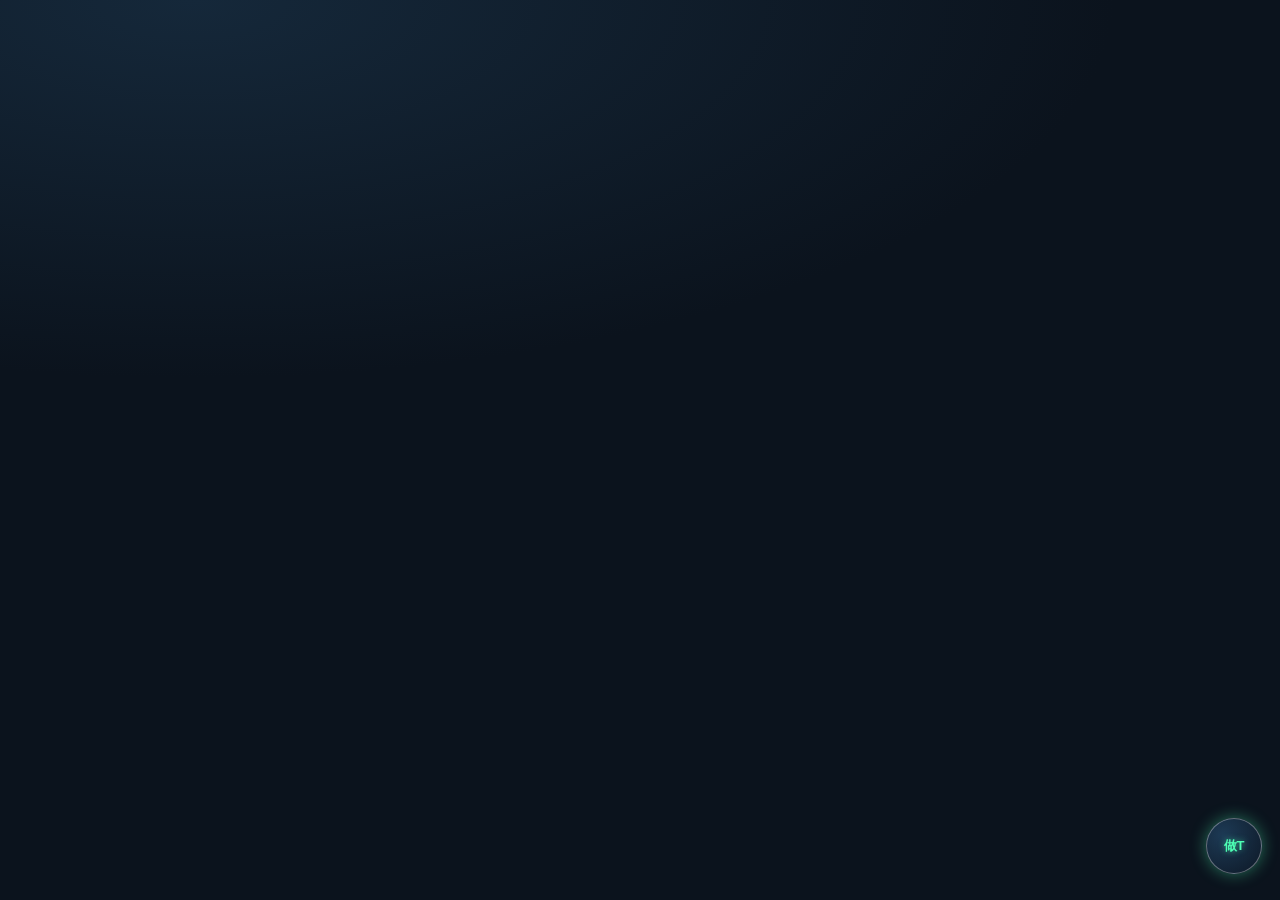
<file: 做t面板_.html>
<!doctype html><html><head><meta charset="utf-8"><meta name="viewport" content="width=device-width,initial-scale=1,maximum-scale=1">
<title>做T面板 设计稿 11-22 · 三角已接</title>
<style>
:root{color-scheme:dark}
*{box-sizing:border-box;-webkit-tap-highlight-color:transparent;margin:0}
body{background:radial-gradient(120% 70% at 15% 0%,#15283a 0%,#0b131d 60%);color:#fff;font:14px/1.45 -apple-system,"PingFang SC",sans-serif;padding:10px 10px 30px;min-height:100vh}
.wrap{max-width:430px;margin:auto}
b{font-weight:600}
.top{display:flex;align-items:center;gap:8px;margin-bottom:6px}
select,.top select{background:transparent;color:#fff;border:1px solid rgba(255,255,255,.4);border-radius:8px;font:400 13px -apple-system;padding:3px 6px}
select option{background:#0b131d}
.top .px{font-size:18px;font-weight:600}
.top .ts{margin-left:auto;font-size:11.5px;text-align:right}
.chip{background:none;border:1px solid rgba(255,255,255,.32);color:#fff;border-radius:10px;font:400 11.5px -apple-system;padding:2px 7px}
.chip.on{border-color:#fff;background:rgba(255,255,255,.15);font-weight:400}
.sect{font-size:11.5px;letter-spacing:.5px;margin:4px 2px 2px}
.tabs{display:flex;margin:0 0 6px;border-bottom:1px solid rgba(255,255,255,.14)}
.tabs button{flex:1;background:none;border:none;color:#fff;font:400 12.5px -apple-system;padding:5px 0 6px;border-bottom:1.5px solid transparent;margin-bottom:-1px}
.tabs button.on{font-weight:600;border-bottom-color:#fff}
.rail{display:flex;gap:10px;overflow-x:auto;scroll-snap-type:x mandatory;-webkit-overflow-scrolling:touch;scrollbar-width:none;margin-bottom:12px}
.rail::-webkit-scrollbar{display:none}
.slide{flex:0 0 100%;scroll-snap-align:start;background:rgba(255,255,255,.055);border:1px solid rgba(255,255,255,.14);border-radius:12px;padding:9px 10px 8px;min-width:0}
.slide.warn{border-color:#ffd66e}.slide.end{border-style:dashed}
/* ===== 浮动球小窗（整个面板可拖可收，任意页面可开） ===== */
body.fwmode{padding:0;background:#0b131d}
#fw{position:fixed;left:6px;top:6px;width:452px;max-width:100vw;z-index:9999;display:flex;flex-direction:column;max-height:96vh}
#fwhd{display:flex;align-items:center;gap:8px;padding:7px 10px;background:#15283a;border:1px solid rgba(255,255,255,.2);border-bottom:none;border-radius:14px 14px 0 0;cursor:move}
#fwtt{font-size:12px;color:#dfeefc;font-weight:600;flex:1}
#fwmin{background:none;border:1px solid rgba(255,255,255,.3);color:#fff;border-radius:8px;font-size:11px;padding:1px 9px}
#fwbody{background:radial-gradient(120% 70% at 15% 0%,#15283a 0%,#0b131d 60%);border:1px solid rgba(255,255,255,.2);border-radius:0 0 14px 14px;overflow-y:auto;max-height:calc(96vh - 36px);-webkit-overflow-scrolling:touch}
#fball{position:fixed;right:18px;bottom:26px;width:56px;height:56px;border-radius:50%;background:radial-gradient(circle at 30% 30%,#1d3a55,#0d1826);border:1.5px solid rgba(255,255,255,.35);z-index:9999;cursor:move;box-shadow:0 0 16px rgba(77,255,180,.4);touch-action:none;user-select:none;display:flex;align-items:center;justify-content:center}
#fball span{font-size:13px;font-weight:600;color:#4dffb4;text-shadow:0 0 6px rgba(77,255,180,.6)}

/* 斐波卡 */
.fh{display:flex;gap:8px;align-items:flex-start}
.fh .l{flex:1;min-width:0}
.ft{font-size:14px;font-weight:600}
.tg{font-size:10.5px;font-weight:400;border:1px solid #fff;border-radius:6px;padding:0 4px;margin-left:4px;vertical-align:1px}
.fs{font-size:12px;margin-top:1px}
.spark{width:118px;height:44px;flex:none}
table{width:100%;border-collapse:collapse;margin-top:6px}
th{font-weight:400;font-size:11px;text-align:right;padding:0 3px 2px;border-bottom:1px solid rgba(255,255,255,.14)}
th:first-child,td:first-child{text-align:left}
td{text-align:right;padding:4px 3px;font-size:12px;white-space:nowrap}
td:first-child i{display:inline-block;width:3px;height:11px;border-radius:1px;margin-right:6px;vertical-align:-1px}
td:nth-child(2){font-weight:600}
tr.lvl{cursor:pointer}
tr.gold td{background:rgba(255,214,110,.09)}
tr.near td{background:rgba(255,255,255,.13)}
tr.near td:nth-child(2){font-size:13.5px}
tr.done td:nth-child(2),tr.done td:nth-child(1){text-decoration:line-through}
.st{font-size:11px}
.fr{font-size:12px;margin-top:6px;line-height:1.5}
.fr.warn{color:#ffd66e}
.ma{font-size:12px;margin:-4px 2px 12px}
/* 算账 */
.mode{display:flex;gap:4px;justify-content:flex-end;margin-bottom:4px}
.leg{margin:1px 0 4px}
.row1{display:flex;align-items:center;gap:6px}
.side{font-size:13px;width:30px;font-weight:400}
.side.s{color:#ff5459}.side.b{color:#4dffb4}
.rb{width:20px;height:20px;border-radius:10px;border:1px solid rgba(255,255,255,.3);background:none;color:#fff;font:400 13px -apple-system;line-height:1;padding:0}
.pin{width:58px;background:none;border:none;color:#fff;font:600 16px -apple-system;text-align:center}
.qn{margin-left:auto;font-size:14.5px;font-weight:600;color:#8fc7ff}
.pct{font-size:10px;font-weight:600;white-space:nowrap}
/* 日线波段卡（= zp 复盘「日线波段」+ 作战屏 waveMiniJL 同款行） */
.swtop{display:flex;align-items:center;gap:8px;flex-wrap:wrap;margin-bottom:4px}
.swtt{margin-left:auto;font-size:12.5px;font-weight:600}
.swsw{display:flex;align-items:center;gap:5px}
.swsw .swl{font-size:12.5px;font-weight:600;color:#ffe14d}
#ftab button{white-space:nowrap}
/* 价位带（11-23 拍板：6张卡买卖价汇总，跨卡×N排序，红涨绿跌+没到/涨透/跌破状态，三角突破亮显） */
#pband{display:flex;gap:5px;flex-wrap:wrap;padding:4px 2px 8px;border-top:1px solid rgba(255,255,255,.22);margin-top:4px}
.pb{display:inline-flex;flex-direction:column;align-items:flex-start;gap:1px;font-size:11px;padding:3px 8px;border:1px solid rgba(255,255,255,.22);border-radius:8px;white-space:nowrap;cursor:pointer}
.pb .l1{display:flex;gap:4px;align-items:baseline}
.pb .st{font-size:9.5px}
.pb .src{font-size:9.5px;max-width:170px;overflow:hidden;text-overflow:ellipsis}
.pb .rl{font-size:10px;font-weight:600}
.pb.hot{border-width:1.5px;box-shadow:0 0 7px currentColor;font-weight:600}
/* 11-23 三次拍板：价位带＝小小两行（卖一行、接一行），字不大但亮，不占位置 */
#pband{display:flex;flex-direction:column;gap:3px;padding:2px 0 4px}
#pband .prow{display:flex;flex-wrap:wrap;align-items:baseline;gap:3px 5px}
#pband .ptag{font-size:10.5px;font-weight:600;flex:none;text-shadow:0 0 6px currentColor}
#pband .pb{flex-direction:row;align-items:baseline;gap:3px;padding:1px 6px;font-size:11px;border-radius:7px}
#pband .pb b{font-size:11px}
#pband .pb .rl2{font-size:10px}
#pband .pb .xn2{font-size:9.5px;opacity:.72}
@keyframes tflash{0%,100%{opacity:1;text-shadow:0 0 7px currentColor}50%{opacity:.4;text-shadow:0 0 2px currentColor}}
.flash{animation:tflash 1.1s ease-in-out infinite}
/* 自选股添加行 */
#addstk{display:none;gap:5px;align-items:center}
#addstk input{width:86px;background:none;border:1px solid rgba(255,255,255,.3);border-radius:8px;color:#fff;font:600 12.5px -apple-system;padding:3px 6px}
/* 卡片右上折叠小三角（透明但看得见）+ 内容体 */
/* f0-f6 全卡缩放：下沿整条边=拖拽把，绝对定位钉在卡底边——卡被拉矮后把手永远露在外面，拉上去也能拉回来 */
.zoom{overflow:hidden}
.zhd{position:absolute;left:0;right:0;bottom:0;height:12px;cursor:ns-resize;touch-action:none;z-index:4}
/* 折叠/展开小三角：钉死在每张卡右上角 */
.fold{position:absolute;top:6px;right:8px;background:none;border:none;color:#fff;font-size:16px;line-height:1;padding:2px 6px;cursor:pointer;z-index:5}
/* 卡片右下角共振价徽章：带光晕，跌破/涨透变灰 */
.rail .slide{position:relative}
.rband{position:absolute;right:10px;bottom:5px;display:flex;gap:7px;font-size:10.5px;font-weight:600;pointer-events:none;text-shadow:0 0 6px currentColor;z-index:3}
.rband .off{text-shadow:none}
.swsub{font-size:10px;color:#fff;margin:0 0 8px}
.swr{display:flex;align-items:center;gap:7px;padding:4.5px 8px;border-radius:9px;color:var(--c);cursor:pointer}
.swr.on{background:rgba(255,138,128,.13)}
.swr .k{font-size:12.5px;font-weight:600;min-width:46px}
.swr .ln{flex:1;height:1px;background:rgba(255,255,255,.16)}
.swr .x{font-size:10px;font-weight:600;border:1px solid var(--c);border-radius:9px;padding:0 6px;white-space:nowrap}
.swr b{font-size:13.5px;font-weight:600;min-width:50px;text-align:right}
.swr .p2{font-size:10.5px;min-width:42px;text-align:right}
.swr .tg2{font-size:10px;white-space:nowrap}
.qn small{font-size:11.5px;font-weight:400}
input[type=range]{-webkit-appearance:none;appearance:none;width:100%;height:22px;background:none;touch-action:none;margin:0}
input[type=range]::-webkit-slider-runnable-track{height:2px;border-radius:1px;background:rgba(255,255,255,.35)}
input[type=range]::-webkit-slider-thumb{-webkit-appearance:none;width:15px;height:15px;margin-top:-6.5px;border-radius:8px;background:#fff}
input[type=range]::-moz-range-track{height:2px;background:rgba(255,255,255,.35)}
input[type=range]::-moz-range-thumb{width:15px;height:15px;border-radius:8px;background:#fff;border:none}
.res{display:flex;align-items:baseline;gap:8px;border-top:1px solid rgba(255,255,255,.14);padding-top:6px;margin-top:2px;flex-wrap:nowrap;overflow-x:auto}
.big{font-size:15px;font-weight:600;white-space:nowrap}
.u{color:#ff5459}.d{color:#4dffb4}.q{color:#8fc7ff}
.hold{display:flex;align-items:center;gap:6px;margin:0 0 6px;font-size:12.5px}
.hold input{width:62px;background:none;border:none;border-bottom:1px solid rgba(143,199,255,.5);color:#8fc7ff;font:600 15px -apple-system;text-align:center}
.how{font-size:11.5px;white-space:nowrap}
.pos{font-size:12px;margin-top:2px}
.chips{display:flex;gap:5px;margin-top:7px}
.chips div{flex:1;border:1px solid rgba(255,255,255,.22);border-radius:8px;padding:3px 0;text-align:center;font-size:11px}
.chips div span{color:#8fc7ff}
.chips div b{display:block;font-size:12.5px}
.chips div.on{border-color:#fff;background:rgba(255,255,255,.1)}
.kv{display:flex;align-items:center;gap:6px;margin-top:7px;font-size:12px;flex-wrap:wrap}
.kv input{background:rgba(255,255,255,.07);border:1px solid rgba(255,255,255,.3);border-radius:7px;color:#fff;font:400 12.5px -apple-system;padding:2px 5px}
.kv select{font-size:12px;max-width:230px}
.meth{display:flex;flex-wrap:wrap;gap:4px;margin-top:6px}
.done{display:flex;gap:6px;margin-top:8px}
.done button{flex:1;height:34px;border-radius:9px;border:1px solid rgba(255,255,255,.35);background:rgba(255,255,255,.05);color:#fff;font:400 13px -apple-system}
.done .s{border-color:#ff5459}.done .b{border-color:#4dffb4}
.undo{display:flex;justify-content:space-between;align-items:center;margin-top:6px;font-size:11.5px;gap:6px}
.undo button,.mini{background:none;border:1px solid rgba(255,255,255,.35);color:#fff;border-radius:9px;font:400 11.5px -apple-system;padding:2px 8px;white-space:nowrap}
.msg{font-size:12px;color:#ffd66e;min-height:0;margin-top:4px}
.it{display:flex;justify-content:space-between;align-items:center;padding:6px 0;border-bottom:1px solid rgba(255,255,255,.09);font-size:12.5px;gap:8px}
.it:last-child{border:none}
.it .sm{display:block;font-size:11.5px;margin-top:1px}
.it .r{text-align:right;white-space:nowrap}
.it.old{border:1px dashed rgba(255,255,255,.4);border-radius:8px;padding:6px;margin:3px 0}
.bd{font-size:10.5px;border:1px solid #ffd66e;color:#ffd66e;border-radius:6px;padding:0 4px;margin-left:4px;font-weight:400}
.bd.w{border-color:#fff;color:#fff}
.stamp{font-size:11.5px;color:#ffd66e;margin-bottom:4px}
.empty{font-size:12px;padding:6px 0}
.subh{font-size:11.5px;margin:8px 0 0}
.stat td{font-size:12.5px;border-top:1px solid rgba(255,255,255,.08)}
.foot{font-size:11.5px;margin:2px 2px;line-height:1.65}

/* ---- 五日卡（搬自 五日页_买卖价格_设计稿_1122，.w5 前缀防冲突） ---- */
.w5 .wrap{max-width:440px;margin:auto}
.w5 .top{display:flex;justify-content:space-between;align-items:baseline;margin:0 2px 7px}
.w5 .top b{font-size:17px;font-weight:500;color:#4dffb4}
.w5 .top span{font-size:11px;color:#fff}
.w5 .card{background:rgba(255,255,255,.06);border:1px solid rgba(255,255,255,.12);border-radius:14px;padding:8px 9px 6px;min-width:0}
.w5 .hd{display:flex;justify-content:space-between;align-items:center;margin-bottom:4px}
.w5 .hd .t{font-size:13px;font-weight:500}
.w5 .chips{display:flex;gap:3px}
.w5 .chips button{background:none;border:1px solid rgba(255,255,255,.25);border-radius:8px;color:#fff;font:400 10.5px -apple-system;padding:1.5px 7px}
.w5 .chips button.on{border-color:#ffb763;color:#ffb763}
.w5 .ly{display:flex;gap:4px;margin-bottom:3px}
.w5 .ly button{background:none;border:1px solid rgba(255,255,255,.25);border-radius:8px;color:#fff;font:400 10px -apple-system;padding:1px 6px}
.w5 .ly button.on{border-color:#4dffb4;color:#4dffb4}
.w5 .sub{font-size:10.5px;color:#fff;margin-bottom:1px}
.w5 svg{width:100%;height:auto;display:block}
.w5 .ovl text{font-weight:600}
.w5 .sh{font-size:11px;color:#fff;margin:8px 0 1px;font-weight:500}
.w5 .pr{display:flex;align-items:baseline;gap:6px;padding:3px 0;border-bottom:1px solid rgba(255,255,255,.06);cursor:pointer}
.w5 .pr:active{background:rgba(255,255,255,.07)}
.w5 .pr .no{font-size:9.5px;color:#fff;width:15px}
.w5 .pr .sd{font-size:10px;width:14px}
.w5 .pr .sd.s{color:#ff5459}
.w5 .pr .sd.b{color:#4dffb4}
.w5 .pr .px{font-size:12px;font-weight:600}
.w5 .pr .xn{color:#111;background:#ffb763;font-style:normal;font-size:9.5px;font-weight:600;border-radius:6px;padding:0 4px}
.w5 .pr .src{color:#fff;font-size:10px;flex:1;min-width:0;white-space:nowrap;overflow:hidden;text-overflow:ellipsis}
.w5 .pr .dv{font-size:10px;color:#fff;width:40px;text-align:right}
.w5 .pr .t{font-size:9.5px;color:#fff;width:48px;text-align:right}
.w5 .pr .st{font-size:9.5px;color:#fff;width:66px;text-align:right}
.w5 .pr .st.ok{color:#4dffb4}
.w5 .now{display:flex;align-items:baseline;gap:6px;padding:3px 0;color:#4dffb4;font-weight:600;font-size:12px}
.w5 .now small{font-weight:400;color:#fff;font-size:10px}
.w5 .foot{font-size:10px;color:#fff;margin-top:8px;line-height:1.55}
.w5 #toast{position:fixed;left:50%;bottom:16px;transform:translateX(-50%);background:#132a3e;border:1px solid #4dffb4;color:#fff;font-size:12px;border-radius:10px;padding:7px 14px;display:none;white-space:nowrap;z-index:9}
.w5 .xh{pointer-events:none}.w5 .xh line{stroke:#fff;stroke-width:0.6;stroke-dasharray:2 2;opacity:0.75}
.w5 .xh text{font-size:8.5px;fill:#fff;font-weight:500}
.w5 .xh rect{fill:rgba(11,19,29,0.85)}
.w5 .w5top{display:flex;align-items:center;gap:5px;flex-wrap:wrap}
.w5 .w5t{font-size:12.5px;font-weight:600}
.w5 .w5t small{font-size:9.5px;color:#dfeefc;font-weight:400}
.w5 .w5chips{display:flex;gap:8px;align-items:center;flex:1;min-width:0;flex-wrap:wrap}
.w5 .w5chips button{background:transparent;border:none;color:#fff;font-size:10.5px;padding:1px 0}
.w5 .w5chips button.on{color:#4dffb4;font-weight:600}
.w5 .w5expb{background:transparent;border:1px solid rgba(255,255,255,.16);color:#fff;font-size:10px;padding:1px 7px;border-radius:8px;flex:none}
.w5 .w5shr{display:flex;justify-content:flex-end;align-items:center;border-top:1px solid rgba(255,255,255,.1);margin-top:4px;padding-top:2px}
.w5 .w5tri{background:transparent;border:none;color:#fff;font-size:11px;line-height:1;cursor:pointer;padding:2px 8px}
.rail{overflow-y:hidden;align-items:flex-start}
.w5 .mrrow{display:flex;align-items:center;gap:9px;padding:6px 2px;border-bottom:1px solid rgba(255,255,255,.09)}
.w5 .mrno{width:26px;font-size:12.5px;font-weight:600}
.w5 .mrn{font-size:11px;color:#fff}
.w5 .mrp{font-size:15px;font-weight:600;flex:1;text-align:right}
.w5 .mrpct{width:62px;text-align:right;font-size:12px}
.w5 .mrrow{padding:6px 8px}
.w5 .mrrow.hl{border:1.5px solid #ff5459;border-radius:10px;margin:3px 0;background:rgba(255,84,89,.07);border-bottom:1.5px solid #ff5459}
.w5 .mrrow .ln{flex:1;border-bottom:1px dotted rgba(255,255,255,.28);height:1px;min-width:24px}
.w5 .mrpill{background:#fff;color:#0b131d;font-size:13.5px;font-weight:700;border-radius:7px;padding:1px 9px}
.w5 .mrno.nl{color:#dfeefc}
.w5 .mrrow.dn{opacity:.45}
.w5 .mrrow.dn .mrp{text-decoration:line-through}
.w5 .mrtag{font-size:9.5px;color:#8fa0b3;border:1px solid rgba(143,160,179,.4);border-radius:6px;padding:0 4px;margin-left:auto;flex:none}
/* zuot屏同款：价在前×N在后+来源标签；最强档金色 */
.w5 .mrrow{flex-wrap:wrap}
.w5 .mrp{flex:none;text-align:left}
.w5 .mrn{flex:none}
.w5 .mrsrc{font-size:10px;color:#c9dfe8;flex:1;text-align:right;min-width:0;white-space:nowrap;overflow:hidden;text-overflow:ellipsis}
.w5 .mrrow.gold{border-left:2.5px solid #ffd66e;background:rgba(255,214,110,.07);padding-left:6px;border-radius:0 8px 8px 0}
.w5 .mrrow.gold .mrp{color:#ffd66e}
.w5 .mrslider{position:relative;height:26px;margin:4px 2px 2px;border-top:1px dashed rgba(255,255,255,.25);border-bottom:1px dashed rgba(255,255,255,.25)}
.w5 .mrslider i{position:absolute;top:0;bottom:0;width:2px;background:#4dffb4;box-shadow:0 0 6px #4dffb4}
.w5 .mrdot{position:absolute;top:3px;transform:translateX(-50%);font-size:9.5px;color:#0b131d;background:#4dffb4;border-radius:6px;padding:0 5px;font-weight:600;white-space:nowrap}
.w5 .mrnow{display:flex;align-items:center;gap:6px;padding:5px 2px;font-size:11.5px;color:#dfeefc}
.w5 .mrnow b{font-size:14px;color:#fff}
.w5 .mrfoot{padding:3px 2px 1px;font-size:10.5px;color:#dfeefc}
td b,.top .px,.big,.qn,.swr b,.w5 .pr .px,#pband .pb b,.mrp,.w5 .ovl text{font-variant-numeric:tabular-nums;text-shadow:0 0 5px rgba(255,255,255,.32),0 0 1px rgba(255,255,255,.5)}
/* 11-23 交接：白字数字加亮（其余颜色逻辑保持原样） */
</style></head><body><div class="wrap">

<div class="top">
  <select id="code"><option value="600105">永鼎股份</option><option value="000892">欢瑞世纪</option></select>
  <div id="addstk" style="display:none"><input id="addc" inputmode="numeric" placeholder="6位代码"><input id="addn" placeholder="名称(可空)"><button class="chip" id="addok">加入</button><button class="chip" id="addno">取消</button></div>
  <span class="px" id="px"></span>
  <span class="ts" id="ts"></span>
</div>


<div id="pband"></div>
<div class="tabs" id="ftab"></div>
<div class="rail" id="frail"><div class="slide" id="f0"></div><div class="slide" id="f1"></div><div class="slide" id="f2"></div><div class="slide" id="f3"></div><div class="slide" id="f4"></div><div class="slide" id="f5"></div><div class="slide" id="f6"></div></div>
<div class="tabs" id="ctab"></div>
<div class="rail" id="crail"><div class="slide" id="k0"></div><div class="slide" id="k1"></div><div class="slide" id="k2"></div><div class="slide" id="k3"></div></div>

</div>
<script>
/* ================= 算法（纯函数，可单独测） ================= */
const fee=(amt,sell)=>Math.max(5,amt*0.00025)+amt*0.00001+(sell?amt*0.0005:0);
function calc(sp,bp,sq,bq){const n=Math.min(sq,bq),fs=fee(sp*sq,1)/sq,fb=fee(bp*bq,0)/bq,f=(fs+fb)*n;return {n,gross:(sp-bp)*n,fee:f,net:(sp-bp)*n-f};}
function tdays(d1,d2){let a=new Date(d1.slice(0,10)+'T00:00'),b=new Date(d2.slice(0,10)+'T00:00'),n=0;while(a<b){a.setDate(a.getDate()+1);const w=a.getDay();if(w&&w!==6)n++;}return n;}
const STALE=5;
/* 配对：按成交时间逐笔处理。新的一笔先配「指定的那笔」(手动)，再配没超5天的反向挂账：日子越近越先，同一天按时间先后 */
function pair(log){
  const L=log.slice().sort((a,b)=>a.ts<b.ts?-1:a.ts>b.ts?1:a.id-b.id), open=[], rounds=[];
  L.forEach(e=>{
    let left=e.q; const fu=fee(e.p*e.q,e.side==='s')/e.q;
    const take=(o,manual)=>{ const n=Math.min(o.left,left); if(n<=0) return;
      const S=e.side==='s'?{p:e.p,fu}:o, B=e.side==='s'?o:{p:e.p,fu};
      rounds.push({manual,meth:o.meth,openId:o.id,openTs:o.ts,openSide:o.side,openP:o.p,openQ:o.q,closeId:e.id,closeTs:e.ts,closeP:e.p,n,net:(S.p-B.p)*n-(S.fu+B.fu)*n});
      o.left-=n; left-=n; };
    if(e.target){ const o=open.find(x=>x.id===e.target&&x.left>0&&x.side!==e.side); if(o) take(o,true); }
    open.filter(o=>o.left>0&&o.side!==e.side&&tdays(o.ts,e.ts)<=STALE)
      .sort((a,b)=>{const da=a.ts.slice(0,10),db=b.ts.slice(0,10); return da!==db?(da<db?1:-1):(a.ts<b.ts?-1:a.ts>b.ts?1:a.id-b.id);})
      .forEach(o=>{ if(left>0) take(o,false); });
    if(left>0) open.push({id:e.id,side:e.side,p:e.p,q:e.q,ts:e.ts,meth:e.meth,left,fu});
  });
  return {open:open.filter(o=>o.left>0),rounds};
}

/* ================= 页面 ================= */
const TODAY='2026-11-21', METHODS=['尺子','小球','今日共振','明日共振','五日图斐波','15分斐波','三角','自己判断'];
/* 下一个交易日（周一开盘要买卖的价挂这张）：跳过周末，格式 11-23（周一） */
const NXD=(()=>{const d=new Date(TODAY+'T00:00');do{d.setDate(d.getDate()+1);}while(!d.getDay()||d.getDay()===6);return (d.getMonth()+1)+'-'+String(d.getDate()).padStart(2,'0')+'（周'+'日一二三四五六'[d.getDay()]+'）';})();
const STK={'600105':{name:'永鼎股份',p:19.20,at:'11-20 15:00 收盘',hold:2000,sp:20.20,bp:19.30,ma20:22.55,fib:1},
           '000892':{name:'欢瑞世纪',p:3.58,at:'11-20 15:00 收盘 · 11-23 停牌',hold:1900,sp:3.70,bp:3.55,ma20:null,fib:0}};
const K='zpT_panel_v1';
const blank=c=>({mode:'s',sp:STK[c].sp,bp:STK[c].bp,sq:1000,bq:1000,meth:'自己判断',log:[],seq:0,target:0,demo:0});
let st=JSON.parse(localStorage.getItem(K)||'null')||{code:'600105',s:{}};
Object.keys(STK).forEach(c=>{ if(!st.s[c]) st.s[c]=blank(c); });
const $=id=>document.getElementById(id), f=v=>v.toFixed(2), S=()=>st.s[st.code], T=()=>STK[st.code];
const HOLD=()=>S().hold||T().hold;
const NOW=()=>T().p, AT=()=>T().at;
const yuan=(v,u)=>(v>=0?'+':'−')+Math.abs(Math.round(v)).toLocaleString()+(u===0?'':' 元');
/* % 小字（11-23 拍板口径，公式定死、数字动态算，快照不写死）：
   大腿反弹%＝(价−现价)/现价 · 本段%＝(价−起点A)/起点A · 日线%＝(价−起点25.20)/25.20 · 算账差%＝(卖−买回)/买回。
   c.base 即各卡基准；差值 <0.05% 不显示（避免 0.0% 噪音）。字小、亮色，禁灰。 */
const pctS=(v,base)=>{ if(!base) return ''; const d=v/base-1; return Math.abs(d)*100<0.05?'':(d>=0?'+':'−')+Math.abs(d*100).toFixed(1)+'%'; };
const hm=ts=>ts.slice(5,10)+' '+ts.slice(11,16);
/* 价位带收集器：各卡把自己的买卖价 push 进来，drawBand 按「跨卡出现张数」排序渲染 */
const BAND={list:[],triRows:[],triBrk:null,sw:[]};
const save=()=>localStorage.setItem(K,JSON.stringify(st));

/* ---- 自选股：点开下拉选「＋ 添加自选」→ 输 6 位代码+名称 → 进下拉并切换（自定义股存 localStorage） ---- */
let MYSTK={}; try{ MYSTK=JSON.parse(localStorage.getItem('tpanel_stk')||'{}'); }catch(e){}
Object.keys(MYSTK).forEach(c=>{ if(!STK[c]) STK[c]=MYSTK[c]; });
function rebuildCode(){ const sel=$('code'); sel.innerHTML=Object.keys(STK).map(c=>'<option value="'+c+'">'+STK[c].name+'</option>').join('')+'<option value="__add">＋ 添加自选</option>'; sel.value=st.code; }
function addStock(code,name){ code=String(code||'').trim(); name=String(name||'').trim()||code;
  if(!/^\d{6}$/.test(code)) return {err:'代码要 6 位数字'};
  if(!STK[code]){ STK[code]={name:name,p:0,at:'未接行情',hold:0,sp:0,bp:0,ma20:null,fib:0}; MYSTK[code]=STK[code];
    try{ localStorage.setItem('tpanel_stk',JSON.stringify(MYSTK)); }catch(e){} }
  rebuildCode(); return {code:code,name:name}; }
rebuildCode();

/* ---- 左右滑 ---- */
function rail(railId,tabId,names){
  const R=$(railId), tb=$(tabId);
  tb.innerHTML=names.map((n,i)=>'<button data-i="'+i+'">'+n+'</button>').join('');
  const mark=()=>{const i=Math.round(R.scrollLeft/(R.clientWidth+10)); [...tb.children].forEach((b,j)=>b.className=j===i?'on':'');};
  tb.onclick=e=>{const b=e.target.closest('button'); if(b) R.scrollTo({left:+b.dataset.i*(R.clientWidth+10),behavior:'smooth'});};
  R.addEventListener('scroll',()=>requestAnimationFrame(mark),{passive:true}); mark();const syncH=()=>{const i=Math.round(R.scrollLeft/(R.clientWidth+10)); const sl=R.children[i]; if(sl) R.style.height=Math.max(sl.offsetHeight,10)+'px';};const ro=new ResizeObserver(syncH); [...R.children].forEach(sl=>ro.observe(sl));R.addEventListener('scroll',()=>requestAnimationFrame(syncH),{passive:true}); syncH();
  return {go:i=>R.scrollTo({left:i*(R.clientWidth+10),behavior:'smooth'}),tabs:tb,mark};
}

/* ---- 斐波 ---- */
function spark(path){
  const ps=path.map(p=>p[0]), lo=Math.min(...ps), hi=Math.max(...ps), W=118, H=44;
  const X=i=>6+i*(W-12)/(path.length-1), Y=p=>8+(hi-p)/((hi-lo)||1)*(H-16);
  let s='<svg class="spark" viewBox="0 0 '+W+' '+H+'"><polyline points="'+path.map((p,i)=>X(i).toFixed(1)+','+Y(p[0]).toFixed(1)).join(' ')+'" fill="none" stroke="#fff" stroke-width="1.1" stroke-linejoin="round"/>';
  path.forEach((p,i)=>{const last=i===path.length-1, y=Y(p[0]);
    s+='<circle cx="'+X(i).toFixed(1)+'" cy="'+y.toFixed(1)+'" r="'+(last?2.8:1.6)+'" fill="'+(last?'#0b131d':'#fff')+'" stroke="#fff" stroke-width="1.1"/>';
    if(p[1]) s+='<text x="'+X(i).toFixed(1)+'" y="'+(y<16?y+11:y-4).toFixed(1)+'" font-size="8.5" fill="#fff" text-anchor="middle">'+p[1]+'</text>';});
  return s+'</svg>';
}
/* 斐波卡（v1 的梯子图 + 角色名）：
   左＝这段怎么走的（和右边价位同一把尺，点对着线）；右＝价位梯子，每行「角色 · 价 · 按几股≈元」。
   颜色按 v1：每档自己的颜色（起点/压力＝粉红，目标＝绿，0.382蓝/0.5紫/0.618橙/0.786粉红），现价＝绿；走到过的划掉。金底＝0.5–0.618。 */
/* 11-21 用户「尺子对着现价、字亮、一眼清楚」: 线按真实价位画(不等距)；字默认放在自己线的上方(不压线)；
   和上一行挤得放不下时，改放到自己线的下方；再不够才往下推。现价也一起排。 */
function stackLabels(items){ // items:[{y}] → 每个加 .t（字的基线）。字不能碰任何一条线，也不能和上一行字挤在一起
  const a=items.slice().sort((p,q)=>p.y-q.y), lines=items.map(x=>x.y); let prev=-1e9;
  const clear=t=>t>=prev+16&&lines.every(ly=>ly<t-13||ly>t+2);
  a.forEach(it=>{ let t=[it.y-4,it.y+15].find(clear); if(t==null){ t=Math.max(prev+16,it.y-4); while(!clear(t)&&t<it.y+80) t++; } it.t=t; prev=t; });
  return items;
}

/* 斐波卡（v1 风格）：左走势、右价位，线按真实价位画（对着现价）；每档自己的颜色；字在线上方、亮 */
function fibCard(id,c){
  const N=NOW(), s=S(), W=400, X0=150, XR=W-6, L=12, PR=X0-14;
  const rows=c.rows.slice().sort((a,b)=>b.p-a.p), ps=rows.map(r=>r.p).concat(c.path.map(p=>p[0]),[N]);
  const hi=Math.max(...ps), lo=Math.min(...ps), H=Math.max(180,rows.length*27+34), Y=p=>16+(hi-p)/((hi-lo)||1)*(H-30);
  let near=null,nd=1e9; if(!c.pause) rows.forEach(r=>{ if(!r.done&&!r.anchor){const d=Math.abs(r.p-N); if(d<nd){nd=d;near=r;}} });
  let sv='<svg viewBox="0 0 '+W+' '+H+'" style="margin-top:4px">';
  const g=rows.filter(r=>r.gold); if(g.length===2) sv+='<rect x="'+X0+'" y="'+Y(g[0].p)+'" width="'+(XR-X0)+'" height="'+(Y(g[1].p)-Y(g[0].p))+'" fill="#ffd66e" fill-opacity=".08"/>';
  const px=i=>L+i*(PR-L)/(c.path.length-1);
  sv+='<polyline points="'+c.path.map((p,i)=>px(i).toFixed(1)+','+Y(p[0]).toFixed(1)).join(' ')+'" fill="none" stroke="#fff" stroke-width="1.4" stroke-linejoin="round"/>';
  c.path.forEach((p,i)=>{ const last=i===c.path.length-1, x=px(i), y=Y(p[0]), up=(i>0&&p[0]>c.path[i-1][0])||(i===0&&c.path.length>1&&p[0]>c.path[1][0]);
    if(!last) sv+='<circle cx="'+x.toFixed(1)+'" cy="'+y.toFixed(1)+'" r="2" fill="#fff"/>';
    if(p[1]) sv+='<text x="'+x.toFixed(1)+'" y="'+(up?y-7:y+15).toFixed(1)+'" font-size="10.5" fill="#fff" text-anchor="middle">'+p[1]+'</text>'; });
  const same=rows.find(r=>Math.abs(r.p-N)<0.005);
  const pb=c.base, nowPct=pb?pctS(N,pb):'';
  const it=rows.map(r=>({r,y:Y(r.p)})).concat(same?[]:[{now:1,y:Y(N)}]); stackLabels(it);
  it.forEach(x=>{ const y=x.y,t=x.t;
    if(x.now){ sv+='<line x1="'+PR+'" x2="'+XR+'" y1="'+y+'" y2="'+y+'" stroke="#4dffb4" stroke-dasharray="1 3"/>';
      sv+='<text x="'+(X0+6)+'" y="'+t+'" font-size="12" fill="#4dffb4">现价</text><text x="'+(X0+150)+'" y="'+t+'" font-size="14" fill="#4dffb4" text-anchor="end">'+f(N)+'</text>';
      if(nowPct) sv+='<text x="'+(X0+154)+'" y="'+t+'" font-size="10" fill="#4dffb4">'+nowPct+'</text>';
      return; }
    const r=x.r, above=r.p>N, col=r.c||(above?'#ff5459':'#4dffb4'), on=r===near, q=above?s.sq:s.bq, d=Math.abs(Math.round((r.p-N)*q));
    const stx=[r.st||(r.done?'到过':''),r===same?'＝现价':''].filter(Boolean).join(' · ');
    const rp=pb?pctS(r.p,pb):'';
    sv+='<g data-fill="'+r.p+'" data-lab="'+c.short+' '+r.k+'" style="cursor:pointer">';
    if(on) sv+='<rect x="'+X0+'" y="'+(Math.min(t,y)-13)+'" width="'+(XR-X0)+'" height="'+(Math.abs(t-y)+18)+'" rx="5" fill="'+col+'" fill-opacity=".14"/>';
    sv+='<line x1="'+X0+'" x2="'+XR+'" y1="'+y+'" y2="'+y+'" stroke="'+col+'" stroke-opacity="'+(on?.95:.6)+'" stroke-width="'+(on?1.5:1)+'"'+(r.anchor?' stroke-dasharray="4 3"':'')+'/>';
    sv+='<text x="'+(X0+6)+'" y="'+t+'" font-size="12" fill="'+col+'"'+(r.done?' text-decoration="line-through"':'')+'>'+r.k+(stx?' · '+stx:'')+'</text>';
    sv+='<text x="'+(X0+150)+'" y="'+t+'" font-size="'+(on?15.5:14)+'" fill="'+col+'" text-anchor="end"'+(r.done?' text-decoration="line-through"':'')+'>'+f(r.p)+'</text>';
    if(rp) sv+='<text x="'+(X0+154)+'" y="'+t+'" font-size="10" fill="'+col+'"'+(r.done?' text-decoration="line-through"':'')+'>'+rp+'</text>';
    sv+='<text x="'+(XR-2)+'" y="'+t+'" font-size="10.5" fill="#fff" text-anchor="end">'+(above?'+':'−')+d.toLocaleString()+'</text></g>';
  });
  sv+='<circle cx="'+PR+'" cy="'+Y(N)+'" r="4.5" fill="#0b131d" stroke="#fff" stroke-width="1.6"/></svg>';
  rows.forEach(r=>BAND.list.push({c:c.band||c.short,k:r.k,p:r.p,done:!!r.done}));   // 锚点(起点A/高点/低点/终点)也是真档位：20.20 共振要能查
  if(id==='f0') sv='<div class="zoom" id="zm_'+id+'">'+sv+'</div>';
  $(id).className='slide'+(c.cls?' '+c.cls:'');
  $(id).innerHTML='<div class="fh"><div class="l"><div class="ft">'+c.title+'<span class="tg">'+c.tag+'</span></div><div class="fs">'+c.sub+' · '+c.date+'</div><button class="fold" data-fold="'+id+'">▾</button></div></div>'
    +'<div class="cbody" id="cb_'+id+'">'+sv
    +'<div class="fr'+(c.warnLine?' warn':'')+'">'+c.rule+'</div></div>'
    +'<div class="zhd" id="zhd_'+id+'" title="上下拖：这张卡变大变小（字不变）"></div>';
  foldApply(id,$(id)); cardResize(id);
}
function drawFib(){
  BAND.list=[]; BAND.w5done=false; BAND.nextdone=false;   // 无条件先清（换股票也不残留上一只的价位带）
  if(!T().fib){ ['f0','f1','f2'].forEach(i=>{$(i).className='slide';$(i).innerHTML='<div class="empty">设计稿里只放了永鼎的斐波数据。'+T().name+' 接上作战屏后按同样三块显示。</div>';}); $('f3').className='slide';$('f3').innerHTML='<div class="empty">设计稿里只放了永鼎的K线。'+T().name+' 接上后按同样画法显示。</div>'; return; }
  const N=NOW(), R='#ff5459', G='#4dffb4';
  /* 11-23 修②：brk 不再写死 'none' —— 口径=hq m15FibCalc/拍板：升破A=连续2根15分K收在A上方确认(conf)、只有1根=等确认(pend)、
     曾收上方又收回下方=升破失败(fail)、从未站上=none。设计稿喂 TRI_D['5分'] 快照（11-18/19那组，全在A下方→none 正确）；
     接实盘后同一函数直接吃实时15分K，逻辑不用改。 */
  const brk=(()=>{ const K=(TRI_D['5分']&&TRI_D['5分'].kl)||[], A=20.20; if(!K.length||!(A>0)) return 'none';
    let above=0; for(let i=K.length-1;i>=0;i--){ if(K[i][4]>A) above++; else break; }
    if(above>=2) return 'conf'; if(above===1) return 'pend';
    for(let i=0;i<K.length;i++){ if(K[i][4]>A) return 'fail'; } return 'none'; })();
  const pause=brk==='pend'||brk==='conf';
  const t1=[['目标 1.0',19.03],['目标 1.618',18.57],['目标 2.618',17.83]].map(x=>({k:x[0],p:x[1],c:G,done:!pause&&N<=x[1],st:pause?(brk==='conf'?'已结束':'暂停'):''}));
  const rule1={none:'升破 <b>20.20</b>（本段起点A）＝下跌段结束 · 压力 <b>19.77</b>（C）',
    pend:'已升破 <b>20.20</b>（本段起点A）· 等 2 根15分K收在上方确认，目标先暂停',
    conf:'升破确认：2 根15分K收在 20.20 上方 · 下跌段结束 · 新的一段要等「低→高→回落」走完才画',
    fail:'升破失败：15分K收回 20.20 下方 · 原段继续有效，目标照旧'}[brk];
  fibCard('f0',{title:'15分 · 本段',short:'15分',tag:'日内',sub:'20.20 → 19.46 → 19.77 · 下跌',date:'11-20 那组（当天15分K不够7根时显示上一交易日）',base:20.20,
    path:[[20.20,'A'],[19.46,'B'],[19.77,'C'],[N,'']],pause,cls:brk==='pend'?'warn':brk==='conf'?'end':'',warnLine:brk==='pend'||brk==='conf',
    rows:[{k:'起点 A',p:20.20,c:R,anchor:1,st:N>20.20?'已升破':''},{k:'压力 C',p:19.77,c:R,anchor:1,st:N>19.77?'已过':''},{k:'低点 B',p:19.46,c:G,anchor:1}].concat(t1),rule:rule1});
  const lo2=Math.min(19.20,N), H2=27.40, R2=H2-lo2;
  fibCard('f1',{title:'15分 · 20天大腿',short:'20天大腿',tag:'波段',sub:'27.40 → '+f(lo2)+' · 看反弹回撤',date:'10-26 09:45 → '+(N<19.20?'现在（在跑）':'11-20 15:00'),base:N,
    path:[[27.40,'10-26'],[20.33,'11-04'],[25.20,'11-12'],[lo2,'']],
    rows:[['反弹 0.786',.786,'#ff5459'],['反弹 0.618',.618,'#ffb347',1],['反弹 0.5',.5,'#d7a8ff',1],['反弹 0.382',.382,'#6fb6ff']].map(x=>({k:x[0],p:lo2+R2*x[1],c:x[2],gold:x[3],done:N>=lo2+R2*x[1]}))
      .concat([{k:'起点',p:27.40,c:R,anchor:1},{k:'终点',p:lo2,c:G,anchor:1}]),
    rule:'正在走的那条腿没断就接着看 · 反弹先看 <b>0.5–0.618</b>（金底）'});
  const lo3=Math.min(19.20,N), H3=25.20, R3=H3-lo3;
  fibCard('f2',{title:'日线 · 最近一段',short:'日线',tag:'波段',sub:'25.20 → '+f(lo3)+' · 看反弹回撤',date:'11-12 → '+(N<19.20?'现在（在跑）':'11-20') +' · 日K收盘后更新',base:25.20,
    path:[[25.20,'11-12'],[20.29,'11-16'],[21.19,''],[20.21,''],[20.95,''],[lo3,'']],
    rows:[['反弹 78.6%',.786,'#ff5459'],['反弹 61.8%',.618,'#ffb347',1],['反弹 50%',.5,'#d7a8ff',1],['反弹 38.2%',.382,'#6fb6ff']].map(x=>({k:x[0],p:lo3+R3*x[1],c:x[2],gold:x[3],done:N>=lo3+R3*x[1]}))
      .concat([{k:'高点',p:25.20,c:R,anchor:1},{k:'低点',p:lo3,c:G,anchor:1},{k:'再跌 1.618',p:H3-R3*1.618,c:G,done:N<=H3-R3*1.618}]),
    rule:'站上 <b>25.20</b>＝这段下跌结束 · 金底＝0.5–0.618'});
  const ma=T().ma20, dv=(N/ma-1)*100, maStr='20日均线 '+f(ma)+' · 现价比它'+(dv>=0?'高':'低')+' '+Math.abs(dv).toFixed(1)+'%';
  ['f0','f1','f2'].forEach(i=>{ const cb=document.getElementById('cb_'+i); (cb||$(i)).insertAdjacentHTML('beforeend','<div class="fs" style="margin-top:6px">'+maStr+'</div>'); });
  drawTri();
}

/* ---- 三角（口径B，搬自 三角_5分15分日_设计稿_1121，TRI_D/triV2 原样） ---- */
const TRI_D={"5分":{"kl":[["2026-11-18 14:40:00",20.69,20.71,20.65,20.67],["2026-11-18 14:45:00",20.67,20.75,20.65,20.72],["2026-11-18 14:50:00",20.72,20.77,20.69,20.75],["2026-11-18 14:55:00",20.75,20.79,20.74,20.76],["2026-11-18 15:00:00",20.76,20.79,20.75,20.76],["2026-11-19 09:35:00",20.5,20.77,20.37,20.38],["2026-11-19 09:40:00",20.38,20.58,20.37,20.52],["2026-11-19 09:45:00",20.55,20.67,20.47,20.57],["2026-11-19 09:50:00",20.57,20.66,20.49,20.63],["2026-11-19 09:55:00",20.63,20.66,20.52,20.63],["2026-11-19 10:00:00",20.62,20.73,20.53,20.57],["2026-11-19 10:05:00",20.56,20.57,20.45,20.5],["2026-11-19 10:10:00",20.5,20.53,20.37,20.38],["2026-11-19 10:15:00",20.38,20.53,20.35,20.41],["2026-11-19 10:20:00",20.41,20.49,20.38,20.39],["2026-11-19 10:25:00",20.4,20.42,20.32,20.39],["2026-11-19 10:30:00",20.39,20.65,20.39,20.48],["2026-11-19 10:35:00",20.48,20.5,20.38,20.39],["2026-11-19 10:40:00",20.39,20.42,20.36,20.39],["2026-11-19 10:45:00",20.39,20.44,20.35,20.35],["2026-11-19 10:50:00",20.36,20.4,20.34,20.37],["2026-11-19 10:55:00",20.37,20.46,20.34,20.45],["2026-11-19 11:00:00",20.45,20.55,20.38,20.42],["2026-11-19 11:05:00",20.43,20.56,20.37,20.37],["2026-11-19 11:10:00",20.37,20.38,20.31,20.33],["2026-11-19 11:15:00",20.32,20.38,20.31,20.32],["2026-11-19 11:20:00",20.33,20.4,20.3,20.39],["2026-11-19 11:25:00",20.39,20.55,20.36,20.48],["2026-11-19 11:30:00",20.48,20.65,20.41,20.65],["2026-11-19 13:05:00",20.63,20.82,20.4,20.41],["2026-11-19 13:10:00",20.42,20.84,20.39,20.79],["2026-11-19 13:15:00",20.79,20.95,20.6,20.6],["2026-11-19 13:20:00",20.62,20.69,20.55,20.58],["2026-11-19 13:25:00",20.59,20.62,20.5,20.59],["2026-11-19 13:30:00",20.59,20.9,20.59,20.79],["2026-11-19 13:35:00",20.79,20.8,20.62,20.65],["2026-11-19 13:40:00",20.65,20.78,20.6,20.6],["2026-11-19 13:45:00",20.6,20.65,20.58,20.62],["2026-11-19 13:50:00",20.63,20.71,20.58,20.58],["2026-11-19 13:55:00",20.58,20.66,20.55,20.6],["2026-11-19 14:00:00",20.6,20.63,20.59,20.62],["2026-11-19 14:05:00",20.62,20.73,20.58,20.62],["2026-11-19 14:10:00",20.62,20.66,20.56,20.57],["2026-11-19 14:15:00",20.56,20.64,20.54,20.63],["2026-11-19 14:20:00",20.64,20.64,20.56,20.56],["2026-11-19 14:25:00",20.57,20.6,20.55,20.59],["2026-11-19 14:30:00",20.58,20.61,20.57,20.59],["2026-11-19 14:35:00",20.58,20.64,20.55,20.61],["2026-11-19 14:40:00",20.61,20.63,20.49,20.49],["2026-11-19 14:45:00",20.5,20.59,20.49,20.54],["2026-11-19 14:50:00",20.54,20.68,20.53,20.65],["2026-11-19 14:55:00",20.64,20.67,20.58,20.63],["2026-11-19 15:00:00",20.63,20.65,20.62,20.62],["2026-11-20 09:35:00",20,20.29,19.92,20.01],["2026-11-20 09:40:00",20.03,20.15,19.9,20.02],["2026-11-20 09:45:00",20.02,20.07,19.95,20.04],["2026-11-20 09:50:00",20.04,20.08,19.85,19.86],["2026-11-20 09:55:00",19.86,19.99,19.84,19.88],["2026-11-20 10:00:00",19.88,19.89,19.75,19.79],["2026-11-20 10:05:00",19.79,20.02,19.77,19.97],["2026-11-20 10:10:00",19.97,19.99,19.81,19.83],["2026-11-20 10:15:00",19.84,19.92,19.8,19.89],["2026-11-20 10:20:00",19.88,19.93,19.77,19.77],["2026-11-20 10:25:00",19.78,19.85,19.77,19.82],["2026-11-20 10:30:00",19.81,20.02,19.79,19.93],["2026-11-20 10:35:00",19.93,19.93,19.75,19.77],["2026-11-20 10:40:00",19.77,19.85,19.75,19.84],["2026-11-20 10:45:00",19.85,19.9,19.78,19.82],["2026-11-20 10:50:00",19.8,19.91,19.8,19.86],["2026-11-20 10:55:00",19.86,20.01,19.86,19.9],["2026-11-20 11:00:00",19.9,19.98,19.88,19.94],["2026-11-20 11:05:00",19.94,19.99,19.85,19.87],["2026-11-20 11:10:00",19.87,19.96,19.84,19.84],["2026-11-20 11:15:00",19.85,19.86,19.8,19.84],["2026-11-20 11:20:00",19.84,20.15,19.84,20.14],["2026-11-20 11:25:00",20.14,20.21,19.98,20],["2026-11-20 11:30:00",19.99,20.07,19.95,19.99],["2026-11-20 13:05:00",19.98,20,19.77,19.8],["2026-11-20 13:10:00",19.79,19.79,19.67,19.68],["2026-11-20 13:15:00",19.67,19.68,19.63,19.65],["2026-11-20 13:20:00",19.66,19.67,19.54,19.57],["2026-11-20 13:25:00",19.57,19.57,19.45,19.54],["2026-11-20 13:30:00",19.54,19.67,19.53,19.54],["2026-11-20 13:35:00",19.53,19.6,19.48,19.53],["2026-11-20 13:40:00",19.52,19.65,19.51,19.61],["2026-11-20 13:45:00",19.61,19.61,19.49,19.51],["2026-11-20 13:50:00",19.5,19.62,19.49,19.62],["2026-11-20 13:55:00",19.6,19.73,19.57,19.68],["2026-11-20 14:00:00",19.68,19.73,19.61,19.69],["2026-11-20 14:05:00",19.67,19.77,19.59,19.65],["2026-11-20 14:10:00",19.65,19.76,19.6,19.65],["2026-11-20 14:15:00",19.65,19.73,19.64,19.69],["2026-11-20 14:20:00",19.68,19.75,19.65,19.7],["2026-11-20 14:25:00",19.7,19.71,19.6,19.6],["2026-11-20 14:30:00",19.6,19.63,19.55,19.62],["2026-11-20 14:35:00",19.62,19.72,19.61,19.64],["2026-11-20 14:40:00",19.64,19.7,19.52,19.52],["2026-11-20 14:45:00",19.52,19.54,19.49,19.52],["2026-11-20 14:50:00",19.52,19.6,19.5,19.54],["2026-11-20 14:55:00",19.53,19.54,19.25,19.26],["2026-11-20 15:00:00",19.25,19.33,19.2,19.2]],"W":96,"mb":8},"15分":{"kl":[["2026-11-16 14:00:00",20.92,20.96,20.75,20.78],["2026-11-16 14:15:00",20.78,20.79,20.59,20.6],["2026-11-16 14:30:00",20.59,20.65,20.44,20.55],["2026-11-16 14:45:00",20.56,20.71,20.29,20.35],["2026-11-16 15:00:00",20.35,20.51,20.3,20.48],["2026-11-17 09:45:00",20.01,20.38,19.75,20.18],["2026-11-17 10:00:00",20.18,20.68,19.95,20.66],["2026-11-17 10:15:00",20.66,20.84,20.44,20.6],["2026-11-17 10:30:00",20.6,20.91,20.56,20.62],["2026-11-17 10:45:00",20.62,20.63,20.44,20.57],["2026-11-17 11:00:00",20.58,20.68,20.45,20.66],["2026-11-17 11:15:00",20.68,21.17,20.64,20.96],["2026-11-17 11:30:00",20.96,21.19,20.76,21.16],["2026-11-17 13:15:00",21.18,21.18,20.65,20.66],["2026-11-17 13:30:00",20.66,20.95,20.65,20.72],["2026-11-17 13:45:00",20.73,20.99,20.68,20.73],["2026-11-17 14:00:00",20.73,20.75,20.56,20.58],["2026-11-17 14:15:00",20.57,20.58,20.31,20.33],["2026-11-17 14:30:00",20.35,20.39,20.28,20.3],["2026-11-17 14:45:00",20.3,20.32,20.05,20.21],["2026-11-17 15:00:00",20.21,20.4,20.2,20.36],["2026-11-18 09:45:00",20.6,20.75,20.28,20.51],["2026-11-18 10:00:00",20.5,20.79,20.35,20.65],["2026-11-18 10:15:00",20.64,20.69,20.41,20.57],["2026-11-18 10:30:00",20.57,20.59,20.39,20.51],["2026-11-18 10:45:00",20.51,20.65,20.4,20.4],["2026-11-18 11:00:00",20.41,20.73,20.38,20.46],["2026-11-18 11:15:00",20.46,20.72,20.37,20.69],["2026-11-18 11:30:00",20.69,20.7,20.41,20.45],["2026-11-18 13:15:00",20.45,20.64,20.21,20.6],["2026-11-18 13:30:00",20.61,20.97,20.6,20.9],["2026-11-18 13:45:00",20.9,21.12,20.66,20.85],["2026-11-18 14:00:00",20.85,21.08,20.75,20.77],["2026-11-18 14:15:00",20.76,20.85,20.66,20.72],["2026-11-18 14:30:00",20.72,20.76,20.67,20.69],["2026-11-18 14:45:00",20.69,20.75,20.65,20.72],["2026-11-18 15:00:00",20.72,20.79,20.69,20.76],["2026-11-19 09:45:00",20.5,20.77,20.37,20.57],["2026-11-19 10:00:00",20.57,20.73,20.49,20.57],["2026-11-19 10:15:00",20.56,20.57,20.35,20.41],["2026-11-19 10:30:00",20.41,20.65,20.32,20.48],["2026-11-19 10:45:00",20.48,20.5,20.35,20.35],["2026-11-19 11:00:00",20.36,20.55,20.34,20.42],["2026-11-19 11:15:00",20.43,20.56,20.31,20.32],["2026-11-19 11:30:00",20.33,20.65,20.3,20.65],["2026-11-19 13:15:00",20.63,20.95,20.39,20.6],["2026-11-19 13:30:00",20.62,20.9,20.5,20.79],["2026-11-19 13:45:00",20.79,20.8,20.58,20.62],["2026-11-19 14:00:00",20.63,20.71,20.55,20.62],["2026-11-19 14:15:00",20.62,20.73,20.54,20.63],["2026-11-19 14:30:00",20.64,20.64,20.55,20.59],["2026-11-19 14:45:00",20.58,20.64,20.49,20.54],["2026-11-19 15:00:00",20.54,20.68,20.53,20.62],["2026-11-20 09:45:00",20,20.29,19.9,20.04],["2026-11-20 10:00:00",20.04,20.08,19.75,19.79],["2026-11-20 10:15:00",19.79,20.02,19.77,19.89],["2026-11-20 10:30:00",19.88,20.02,19.77,19.93],["2026-11-20 10:45:00",19.93,19.93,19.75,19.82],["2026-11-20 11:00:00",19.8,20.01,19.8,19.94],["2026-11-20 11:15:00",19.94,19.99,19.8,19.84],["2026-11-20 11:30:00",19.84,20.21,19.84,19.99],["2026-11-20 13:15:00",19.98,20,19.63,19.65],["2026-11-20 13:30:00",19.66,19.67,19.45,19.54],["2026-11-20 13:45:00",19.53,19.65,19.48,19.51],["2026-11-20 14:00:00",19.5,19.73,19.49,19.69],["2026-11-20 14:15:00",19.67,19.77,19.59,19.69],["2026-11-20 14:30:00",19.68,19.75,19.55,19.62],["2026-11-20 14:45:00",19.62,19.72,19.49,19.52],["2026-11-20 15:00:00",19.52,19.6,19.2,19.2]],"W":64,"mb":6},"日":{"kl":[["2026-09-28",42.02,42.2,38.28,38.28],["2026-09-29",37.21,37.62,36.18,37],["2026-09-30",37.47,37.5,36.12,36.26],["2026-10-08",36.07,36.2,33.18,33.56],["2026-10-09",32.53,33.23,30.78,32.47],["2026-10-12",32.01,32.47,30.61,30.64],["2026-10-13",29.2,31.62,28.92,31.28],["2026-10-14",30.87,31.29,29.65,29.73],["2026-10-15",28.25,28.73,27.65,27.9],["2026-10-16",28.5,29.68,28.07,28.69],["2026-10-19",28.65,29.37,27.18,29.07],["2026-10-20",28.77,30.07,28.45,29.38],["2026-10-21",29.82,30.48,29.42,29.54],["2026-10-22",29.53,29.88,27.88,27.88],["2026-10-23",27,28.03,25.24,27.92],["2026-10-26",27.2,27.4,25.73,26.14],["2026-10-27",26.88,27.1,25.26,25.3],["2026-10-28",25.72,26.17,24.96,25.75],["2026-10-29",25.42,25.59,23.58,23.63],["2026-10-30",22.62,23.41,21.75,21.75],["2026-11-02",22.18,23.08,21.6,22.66],["2026-11-03",22.43,22.55,20.86,21],["2026-11-04",21.3,22.88,20.33,22.71],["2026-11-05",22.26,23.97,22.2,23.05],["2026-11-06",21.5,22.42,21.16,21.97],["2026-11-09",22.4,23.04,22.12,22.49],["2026-11-10",23.23,23.46,22.65,22.71],["2026-11-11",22.71,24.66,22.68,24.41],["2026-11-12",24.38,25.2,23.71,23.76],["2026-11-13",24.15,24.15,22.08,22.21],["2026-11-16",21.8,22.05,20.29,20.48],["2026-11-17",20.01,21.19,19.75,20.36],["2026-11-18",20.6,21.12,20.21,20.76],["2026-11-19",20.5,20.95,20.3,20.62],["2026-11-20",20,20.29,19.2,19.2]],"W":30,"mb":4}};
/* 三角识别 v2（口径B）—— 为画小图用，同一套函数以后放进 K表
   kl: [[时间,开,高,低,收],...]。只看最近 W 根。
   下降三角：窗口里最高点 → 上沿＝从最高点往后、压在所有高点上面、最贴的那条斜线（至少碰到第二个高点）；
            下沿＝最高点之后的低点里，挨在一起（相差≤0.6%）的那几个，取中位数做「平底」，至少碰 2 次；
            影线刺出平底不到 tol、收盘又收回平底上方的，不算破（口径B）；收盘跌破平底×0.999 ＝跌破。
   上升三角：镜像（窗口最低点 → 下沿斜线往上，平顶）。
   tol：日K 3%；分钟K 按这个周期每根K线幅度缩放（0.45×中位幅度，夹在 0.3%–3%）。 */
function triV2(kl,W,opt){
  opt=opt||{}; const n=kl.length, s0=Math.max(0,n-W), H=i=>kl[i][2], L=i=>kl[i][3], C=i=>kl[i][4];
  const rg=[]; for(let i=s0;i<n;i++) rg.push((H(i)-L(i))/C(i)); rg.sort((a,b)=>a-b);
  const tol=opt.tol!=null?opt.tol:Math.min(0.03,Math.max(0.003,0.45*rg[rg.length>>1]));
  const FLAT=opt.flat||0.006;
  const out=[];
  // 找「突破那根」之前形成的形态：e = 形态最后一根，往回试几根
  for(let e=n-1;e>=Math.max(s0+8,n-12);e--){
    for(const dir of [-1,1]){ // -1 下降三角(平底)  1 上升三角(平顶)
      const P=i=>dir<0?H(i):-L(i), Q=i=>dir<0?L(i):-H(i), CC=i=>dir<0?C(i):-C(i); // 镜像后都按「下降三角」算
      // 起点 a：从最近往前试每个「左右各2根都比它低」的高点，且它是 a..e 里最高的；先要碰 ≥3 次的，没有再要 2 次
      const MINB=opt.minBars||8; const cands=[]; for(let i=e-MINB;i>=s0+2;i--){ if(!(P(i)>P(i-1)&&P(i)>P(i-2)&&P(i)>=P(i+1)&&P(i)>=P(i+2))) continue;
        let top=true; for(let k=i+1;k<=e;k++) if(P(k)>P(i)){top=false;break;} if(top) cands.push(i); }
      let pick=null;
      for(const need of [3,2]){ for(const a of cands){ const r=tryA(a); if(r&&r.best.tc.length>=need){pick=r;break;} } if(pick) break; }
      if(!pick) continue;
      const {a,m,j,U,best}=pick;
      function tryA(a){
      let m=-Infinity, j=-1; for(let i=a+2;i<=e;i++){ const k=(P(i)-P(a))/(i-a); if(k>m){m=k;j=i;} }
      if(j<0||!(m<0)) return null;
      const U=i=>P(a)+m*(i-a);
      // 平底：a 之后的低点挨在一起的一组
      let best=null;
      for(let i=a+1;i<=e;i++){ const v=Q(i); const tc=[], ig=[]; let bad=false;
        for(let k=a+1;k<=e;k++){ const q=Q(k);
          if(q>=v&&q<=v*(1+FLAT)) tc.push(k);
          else if(q<v){ if(q>=v*(1-tol)&&CC(k)>=v) ig.push(k); else {bad=true;break;} } }
        if(bad||tc.length<2||tc[tc.length-1]-tc[0]<2) continue;
        if(!best||tc.length>best.tc.length||(tc.length===best.tc.length&&v<best.v)) best={v,tc,ig}; }
      if(!best) return null;
      const lv0=best.tc.map(Q).sort((x,y)=>x-y); if(!(U(e)>lv0[lv0.length>>1])) return null;
      return {a,m,j,U,best}; }
      const lv=best.tc.map(Q).sort((x,y)=>x-y), med=lv[lv.length>>1], vmin=lv[0];
      if(!(U(e)>med)) continue;                       // 收敛：上沿在末端还在平底上方
      const apex=a+(P(a)-med)/(-m); if(apex<e) continue;
      // 突破：e 之后第一根收盘出线
      let brk=0, at=-1;
      for(let i=e+1;i<n;i++){ if(CC(i)<vmin*0.999){brk=-1;at=i;break;} if(CC(i)>U(i)*1.001){brk=1;at=i;break;} }
      // e 本身要是形态里最后一根（e+1 已经开始出线或者 e 就是最新一根）
      if(e<n-1&&brk===0) continue;
      if(e<n-1&&at!==e+1) continue;
      const height=P(a)-med;
      const un=v=>dir<0?v:-v;
      out.push({kind:dir<0?'下降三角':'上升三角',dir,a,j,e,touch:best.tc,ign:best.ig,tol,
        top:[a,un(P(a))],top2:[j,un(P(j))],slope:dir<0?m:-m,flat:un(med),flatMin:un(vmin),
        brk:brk*(dir<0?1:-1)*(dir<0?1:1), brkDir:brk===0?0:(dir<0?(brk<0?-1:1):(brk<0?1:-1)), at,
        height, target:brk===-1?un(med-height):brk===1?un(U(at)+height):null});
    }
    if(out.length) break;
  }
  if(!out.length) return {kind:'none',tol};
  return out.sort((x,y)=>y.a-x.a)[0];
}
let triNm='日';
const TRI_NMS=['日','15分','5分'];
function triRes(){ const o={}; TRI_NMS.forEach(nm=>{ const d=TRI_D[nm]; o[nm]={kl:d.kl,r:triV2(d.kl,d.W,{minBars:d.mb})}; }); return o; }
const triDa=(kl,i)=>kl[i][0].length>10?kl[i][0].slice(5,16):kl[i][0].slice(5,10);
function triChart(nm,res){
  const cur=res[nm], r=cur.r, kl=cur.kl, n=kl.length;
  if(r.kind==='none') return {r,svg:'<div class="empty" style="margin:16px 0">这个周期现在没有成形的三角。</div>'};
  const TP=T().p, i0=Math.max(0,r.a-3), N=n-i0, Wd=400, Hh=190, X0=36, X1=Wd-96, step=(X1-X0)/N, cw=Math.max(2,Math.min(9,step*0.62));
  const ps=[]; for(let i=i0;i<n;i++) ps.push(kl[i][2],kl[i][3]); if(r.target) ps.push(r.target);
  const fib18=nm==='日'?25.20-(25.20-Math.min(19.20,TP))*1.618:null; if(fib18) ps.push(fib18);
  const hi=Math.max(...ps), lo=Math.min(...ps), pad=(hi-lo)*0.05, Y=p=>10+(hi+pad-p)/((hi-lo)+2*pad)*(Hh-20), X=i=>X0+(i-i0+0.5)*step;
  let s='<svg viewBox="0 0 '+Wd+' '+Hh+'" style="margin-top:4px">';
  for(let g=0;g<=4;g++){ const p=lo+(hi-lo)*g/4, y=Y(p); s+='<line x1="'+X0+'" x2="'+X1+'" y1="'+y+'" y2="'+y+'" stroke="#fff" stroke-opacity=".08"/><text x="'+(X0-4)+'" y="'+(y+3.5)+'" font-size="10" fill="#fff" text-anchor="end">'+f(p)+'</text>'; }
  for(let i=i0;i<n;i++){ const [t,o,h,l,c]=kl[i], up=c>=o, col=up?'#ff5459':'#4dffb4', x=X(i);
    s+='<line x1="'+x+'" x2="'+x+'" y1="'+Y(h)+'" y2="'+Y(l)+'" stroke="'+col+'" stroke-width="1"/>';
    s+='<rect x="'+(x-cw/2)+'" y="'+Y(Math.max(o,c))+'" width="'+cw+'" height="'+Math.max(1,Math.abs(Y(o)-Y(c)))+'" fill="'+col+'"/>'; }
  const dn=r.dir<0, U2=i=>r.top[1]+r.slope*(i-r.a), endI=r.at>=0?r.at+1:n;
  s+='<line x1="'+X(r.a)+'" y1="'+Y(r.top[1])+'" x2="'+X(endI)+'" y2="'+Y(U2(endI))+'" stroke="#ff9a5c" stroke-width="1.2"/>';
  const fy=Y(r.flat);
  s+='<g data-fill="'+r.flat+'" data-lab="三角'+nm+' 平底" style="cursor:pointer"><rect x="'+X0+'" y="'+(fy-10)+'" width="'+(Wd-4-X0)+'" height="20" fill="transparent"/><line x1="'+X(r.touch[0])+'" x2="'+X1+'" y1="'+fy+'" y2="'+fy+'" stroke="#4dffb4" stroke-width="1.2"/></g>';
  r.touch.forEach(i=>{ s+='<circle cx="'+X(i)+'" cy="'+Y(dn?kl[i][3]:kl[i][2])+'" r="2.2" fill="none" stroke="#4dffb4" stroke-width="1.1"/>'; });
  r.ign.forEach(i=>{ const y=Y(dn?kl[i][3]:kl[i][2]); s+='<text x="'+X(i)+'" y="'+(y+14)+'" font-size="10" fill="#e8f1f8" text-anchor="middle">忽略 '+f(dn?kl[i][3]:kl[i][2])+'</text>'; });
  /* 右侧标签带（X1 右边）：平底/BOS 贴各自线；量幅在线上方、Fib 在线下方，越界就翻面；现价在左下角，照 fibCard 惯例 */
  const flat=['平底 '+f(r.flat)];
  let fy2=Math.max(12,Math.min(Hh-3,fy+4));
  if(r.at>=0){ const c2=kl[r.at][4], col=r.brkDir<0?'#4dffb4':'#ff5459';
    s+='<line x1="'+(X(r.at)+cw/2+2)+'" x2="'+X1+'" y1="'+Y(c2)+'" y2="'+Y(c2)+'" stroke="'+col+'" stroke-opacity=".6" stroke-dasharray="1 2"/>';
    flat.push({txt:(r.brkDir<0?'BOS↓ ':'BOS↑ ')+f(c2),c:col,y:Y(c2)+4});
  } else flat.push(null);
  if(flat[1]&&Math.abs(fy2-flat[1].y)<13.5){ fy2=Math.max(12,fy-9); flat[1].y=Math.min(Hh-3,flat[1].y+13); }
  s+='<text x="'+(X1+6)+'" y="'+fy2+'" font-size="10" fill="#4dffb4">'+flat[0]+'</text>';
  if(flat[1]) s+='<text x="'+(X1+6)+'" y="'+flat[1].y+'" font-size="10" fill="'+flat[1].c+'">'+flat[1].txt+'</text>';
  let tyT=null;
  if(r.target){ const y=Y(r.target);
    s+='<g data-fill="'+r.target+'" data-lab="三角'+nm+' 量幅" style="cursor:pointer"><rect x="'+X0+'" y="'+(y-10)+'" width="'+(Wd-4-X0)+'" height="20" fill="transparent"/><line x1="'+X(r.at>=0?r.at:n-1)+'" x2="'+(Wd-4)+'" y1="'+y+'" y2="'+y+'" stroke="#4dffb4" stroke-dasharray="4 4"/></g>';
    tyT=Math.max(12,y-5);
    s+='<text x="'+(Wd-4)+'" y="'+tyT+'" font-size="10" fill="#4dffb4" text-anchor="end">量幅 '+f(r.target)+'</text>'; }
  if(fib18){ const y=Y(fib18);
    s+='<g data-fill="'+fib18+'" data-lab="三角'+nm+' Fib 1.618" style="cursor:pointer"><rect x="'+X0+'" y="'+(y-10)+'" width="'+(Wd-4-X0)+'" height="20" fill="transparent"/><line x1="'+X(n-1)+'" x2="'+(Wd-4)+'" y1="'+y+'" y2="'+y+'" stroke="#d7a8ff" stroke-dasharray="1 4"/></g>';
    let tf=y+13; if(tf>Hh-3||(tyT!=null&&Math.abs(tf-tyT)<13.5)) tf=tyT-18; tf=Math.max(12,Math.min(Hh-3,tf));
    s+='<text x="'+(Wd-4)+'" y="'+tf+'" font-size="10" fill="#d7a8ff" text-anchor="end">日线Fib 1.618 '+f(fib18)+'</text>'; }
  const ny=Y(TP);
  s+='<line x1="'+X0+'" x2="'+X1+'" y1="'+ny+'" y2="'+ny+'" stroke="#4dffb4" stroke-dasharray="1 3"/>';
  s+='<text x="'+(X0+6)+'" y="'+Math.max(12,ny-5)+'" font-size="10" fill="#4dffb4">现价 '+f(TP)+'</text>';
  s+='</svg>';
  return {r,svg:s};
}
function drawTri(){
  const el=$('f3');
  if(!T().fib){ el.className='slide'; el.innerHTML='<div class="empty">设计稿里只放了永鼎的K线。'+T().name+' 接上后按同样画法显示。</div>'; return; }
  const res=triRes(), r=res[triNm].r, kl=res[triNm].kl, TP=T().p;
  const glyph=rr=>rr.kind==='none'?'—':rr.brkDir<0?'▽':rr.brkDir>0?'△':'收敛';
  const gcol=rr=>rr.kind==='none'?'#fff':rr.brkDir<0?'#4dffb4':rr.brkDir>0?'#ffd66e':'#d7a8ff';
  const c=triChart(triNm,res);
  const state=r.kind==='none'?'':r.brkDir<0?' · <b style="color:#4dffb4">已跌破</b>':r.brkDir>0?' · <b style="color:#ffd66e" class="flash">已升破</b>':' · <b style="color:#d7a8ff">还在收敛</b>';
  let rows='';
  BAND.triRows=[]; BAND.triBrk=null;
  if(r.kind!=='none'){
    BAND.triRows.push({c:'三角',k:'上沿',p:r.top2[1]},{c:'三角',k:'下沿',p:r.flat});
    if(r.target) BAND.triRows.push({c:'三角',k:'量幅',p:r.target});
    BAND.triBrk={kind:r.kind,brk:r.brkDir};
    const dn=r.dir<0, bc=dn?'#4dffb4':'#ff5459';
    const row=(k,v)=>'<div style="display:flex;gap:8px;margin-top:3px;font-size:11.5px;background:transparent;align-items:baseline"><i style="flex:none;font-style:normal;font-weight:400;color:#8fc7ff">'+k+'</i><b style="font-weight:400;color:#fff;line-height:1.5">'+v+'</b></div>';
    rows+=row('形态',r.kind+' · 上沿 '+f(r.top[1])+'（'+triDa(kl,r.a)+'）→ '+f(r.top2[1])+'（'+triDa(kl,r.j)+'） · 平底 <b style="color:#4dffb4">'+f(r.flat)+'</b> 碰 '+r.touch.length+' 次');
    if(r.at>=0) rows+=row(dn?'跌破':'升破','<b style="color:'+bc+'">'+triDa(kl,r.at)+' 收 '+f(kl[r.at][4])+(dn?' · BOS↓':' · BOS↑')+'</b>（容差 '+(r.tol*100).toFixed(1)+'%'+(r.ign.length?'，'+r.ign.length+' 根影线刺出收回不算破':'')+'）');
    else rows+=row('状态','还在收敛 · 收盘'+(dn?'跌破':'升破')+' '+f(r.flatMin)+'×0.999 ＝ '+(dn?'BOS↓':'BOS↑'));
    if(r.target) rows+=row('量幅','高度 '+f(r.height)+' '+(dn?'往下':'往上')+'量一次 ＝ <b style="color:#4dffb4">'+f(r.target)+'</b> · 现价还差 <b>'+f(Math.abs(TP-r.target))+'</b>');
  }
  el.className='slide';
  el.innerHTML='<div class="fh"><div class="l"><div class="ft">三角</div><div class="fs">'+(r.kind==='none'?triNm+'：没有成形的三角':triNm+' · '+r.kind+state)+'</div></div>'
   +'<div class="chips" style="margin:0;flex:none;white-space:nowrap">'+TRI_NMS.map(nm=>'<div style="white-space:nowrap" class="'+(nm===triNm?'on':'')+'" data-tnm="'+nm+'"><span style="color:'+gcol(res[nm].r)+'">'+glyph(res[nm].r)+'</span><b>'+nm+'</b></div>').join('')+'</div><button class="fold" data-fold="f3">▾</button></div>'
   +'<div class="cbody" id="cb_f3">'+c.svg
   +(rows?'<div style="margin-top:2px;background:transparent">'+rows+'</div>':'')+'</div>'
   +'<div class="zhd" id="zhd_f3" title="上下拖：这张卡变大变小（字不变）"></div>';
  foldApply('f3',el); cardResize('f3');
  drawBand();
}
/* ---- 算账 ---- */
function buildCalc(){
  const s=S(), order=s.mode==='s'?['s','b']:['b','s'];
  $('k0').innerHTML='<div class="hold">底仓 <button class="rb" data-h="-">−</button><input id="holdI" inputmode="numeric"><button class="rb" data-h="+">+</button> 股<span style="margin-left:auto"></span><button class="chip" id="mS">先卖后接</button><button class="chip" id="mB">先接后卖</button></div>'
   +order.map(side=>'<div class="leg"><div class="row1"><span class="side '+side+'">'+(side==='s'?'卖出':'买回')+'</span><button class="rb" data-a="'+side+'-">−</button><input class="pin" data-p="'+side+'" inputmode="decimal"><button class="rb" data-a="'+side+'+">+</button><span class="pct" data-pct="'+side+'"></span><span class="qn" data-qn="'+side+'"></span></div><input type="range" data-q="'+side+'" min="100" max="'+HOLD()+'" step="1"></div>').join('')
   +'<div class="res"><span class="big" id="net"></span><span class="how" id="how"></span></div><div class="pos" id="pos"></div>'
   +'<div class="chips" id="chips"></div>'
   +'<div class="kv"><input type="date" id="wd"><input type="time" id="wt"><select id="tg" style="flex:1;min-width:0"></select></div>'
   +'<div class="done"><button class="s" id="dS">卖出成交了</button><button class="b" id="dB">买回成交了</button></div>'
   +'<div class="msg" id="msg"></div>'
   +'<div class="undo"><span id="lastT"></span><button id="undo" title="撤销最近一笔">↩️</button></div>';
  const d=new Date(); $('wd').value=d.toLocaleDateString('sv-SE'); $('wt').value=d.toTimeString().slice(0,5);
}
function drawCalc(skip){
  const s=S(); $('holdI').value=HOLD(); $('mS').className='chip'+(s.mode==='s'?' on':''); $('mB').className='chip'+(s.mode==='b'?' on':'');
  ['s','b'].forEach(side=>{ document.querySelector('[data-p="'+side+'"]').value=f(s[side+'p']);
    document.querySelector('[data-qn="'+side+'"]').innerHTML=s[side+'q']+'<small> 股</small>';
    if(skip!==side) document.querySelector('[data-q="'+side+'"]').value=s[side+'q']; });
  const r=calc(s.sp,s.bp,s.sq,s.bq);
  /* % 小字：算账差%＝(卖−买回)/买回，动态算；挂双行（卖出价旁 + 差旁）。买回价为0不显示。 */
  const dp=s.bp>0?(s.sp/s.bp-1):null, dps=dp==null?'':((dp>=0?'+':'−')+Math.abs(dp*100).toFixed(1)+'%'), dpc=dp==null?'':(dp>=0?'u':'d');
  ['s','b'].forEach(side=>{ const pe=document.querySelector('[data-pct="'+side+'"]');
    pe.innerHTML=(dp!=null&&side==='s'&&s.sp>0&&s.bp>0)?'<span class="'+dpc+'">'+dps+'</span>':''; });
  $('net').textContent=yuan(r.net); $('net').className='big '+(r.net>=0?'u':'d');
  $('how').innerHTML='差 '+(s.sp-s.bp).toFixed(2)+(dps?' <span class="'+dpc+'" style="font-size:10px">'+dps+'</span>':'')+' × <span class="q">'+r.n+' 股</span> ＝ <span class="'+(r.gross>=0?'u':'d')+'">'+yuan(r.gross)+'</span> · 费用 <span class="d">−'+Math.round(r.fee)+' 元</span>';
  const rest=Math.abs(s.sq-s.bq);
  const qs=v=>'<span class="q">'+v+' 股</span>';
  $('pos').innerHTML=!rest?'做完底仓还是 '+qs(HOLD()):(s.sq>s.bq?qs(r.n)+' 成一轮，剩 '+qs(rest)+' 卖了没接回（挂账）· 底仓变 '+qs(HOLD()-rest):qs(r.n)+' 成一轮，多买的 '+qs(rest)+' 算加仓（挂账）· 底仓变 '+qs(HOLD()+rest));
  $('chips').innerHTML=[300,700,1000,1500,HOLD()].filter((v,i,a)=>v<=HOLD()&&a.indexOf(v)===i).map(n=>{const c=calc(s.sp,s.bp,n,n);return '<div class="'+(s.sq===n&&s.bq===n?'on':'')+'" data-n="'+n+'"><span>'+n+'股</span><b class="'+(c.net>=0?'u':'d')+'">'+yuan(c.net,0)+'</b></div>';}).join('');
  drawFib(); save();
}
function drawLog(){
  const s=S(), N=NOW(), P=pair(s.log);
  const lab=o=>hm(o.ts)+' '+(o.side==='s'?'卖':'买')+' '+o.left+'股 @'+f(o.p)+(tdays(o.ts,TODAY)>STALE?' · 超5天':'');
  if(s.target&&!P.open.some(o=>o.id===s.target)) s.target=0;
  $('tg').innerHTML='<option value="0">自动：最近几天的挂账</option>'+P.open.map(o=>'<option value="'+o.id+'"'+(s.target===o.id?' selected':'')+'>'+lab(o)+'</option>').join('');
  const last=s.log.slice().sort((a,b)=>b.id-a.id)[0];
  $('lastT').textContent=last?'最近一笔 '+hm(last.ts)+' '+(last.side==='s'?'卖':'买')+' '+last.q+'股 @'+f(last.p)+(last.target?' · 手动配':''):'还没记过';
  // 挂账
  $('k1').innerHTML='<div class="stamp">'+(P.open.length?'「现在接回」按 '+f(N)+'（'+AT()+'）算，不是实时价':'')+'</div>'
    +(P.open.length?P.open.slice().sort((a,b)=>a.ts<b.ts?1:-1).map(o=>{const sd=o.side==='s', dd=tdays(o.ts,TODAY), old=dd>STALE;
      const v=sd?(o.p-N)*o.left-(o.fu+fee(N*o.left,0)/o.left)*o.left:(N-o.p)*o.left-(o.fu+fee(N*o.left,1)/o.left)*o.left;
      return '<div class="it'+(old?' old':'')+'"><div>'+hm(o.ts)+' '+(sd?'卖':'买')+' '+o.left+(o.left<o.q?'/'+o.q:'')+' 股 @'+f(o.p)+(old?'<span class="bd">超5天 · 不自动配</span>':'')
        +'<span class="sm">'+o.meth+' · 挂了 '+dd+' 个交易日'+(o.left<o.q?' · 已配 '+(o.q-o.left)+' 股':'')+'</span></div>'
        +'<div class="r"><b class="'+(v>=0?'u':'d')+'">'+yuan(v)+'</b><span class="sm">现在'+(sd?'接回':'卖出')+'</span>'+(old?'<button class="mini" data-pick="'+o.id+'">手动配这笔</button>':'')+'</div></div>';}).join('')
      :'<div class="empty">没有挂账。</div>');
  // 已配
  const R=P.rounds.slice().sort((a,b)=>a.closeTs<b.closeTs?1:-1).slice(0,12);
  $('k2').innerHTML=R.length?R.map(x=>'<div class="it"><div>'+x.n+' 股 · '+(x.openSide==='s'?'卖 ':'买 ')+f(x.openP)+' → '+(x.openSide==='s'?'接 ':'卖 ')+f(x.closeP)+(x.manual?'<span class="bd w">手动配</span>':'')
      +'<span class="sm">配的是 '+hm(x.openTs)+' 那笔'+(x.openSide==='s'?'卖':'买')+'（'+x.openQ+'股）→ '+hm(x.closeTs)+' · '+x.meth+'</span></div><div class="r"><b class="'+(x.net>=0?'u':'d')+'">'+yuan(x.net)+'</b></div></div>').join('')
    :'<div class="empty">还没有配好的轮。</div>';
  // 统计
  const G={}; P.rounds.forEach(x=>{const g=G[x.meth]||(G[x.meth]={n:0,w:0,sum:0,op:0}); g.n++; if(x.net>0) g.w++; g.sum+=x.net;});
  P.open.forEach(o=>{(G[o.meth]||(G[o.meth]={n:0,w:0,sum:0,op:0})).op++;});
  const head='<tr><th>做法</th><th>轮数</th><th>赚的</th><th>平均每轮</th><th>合计</th><th>挂账</th></tr>';
  const row=k=>{const g=G[k];return '<tr><td>'+k+'</td><td>'+g.n+'</td><td>'+(g.n?g.w+'/'+g.n:'—')+'</td><td class="'+(g.sum>=0?'u':'d')+'">'+(g.n?yuan(g.sum/g.n,0):'—')+'</td><td class="'+(g.sum>=0?'u':'d')+'">'+(g.n?yuan(g.sum,0):'—')+'</td><td>'+g.op+'</td></tr>';};
  const big=Object.keys(G).filter(k=>G[k].n>=10).sort((a,b)=>G[b].sum/G[b].n-G[a].sum/G[a].n), small=Object.keys(G).filter(k=>G[k].n<10);
  $('k3').innerHTML=(s.demo?'<div class="stamp">示例数据，不是真实成交</div>':'')
    +(!big.length&&!small.length?'<div class="empty">还没有记录。</div>'
      :(big.length?'<table class="stat">'+head+big.map(row).join('')+'</table>':'<div class="empty">还没有哪种做法满 10 轮，暂不排名。</div>')
       +(small.length?'<div class="subh">样本不足（不排名）</div><table class="stat">'+head+small.map(row).join('')+'</table>':''))
    +'<div class="undo" style="margin-top:10px"><button id="demo">放示例</button><button id="clr">清空记录</button></div>';
  CT.tabs.children[1].textContent='挂账 '+P.open.length;
  save();
}
function add(side){ const s=S(), sd=side==='s'; s.seq++;
  const e={id:s.seq,side,p:sd?s.sp:s.bp,q:sd?s.sq:s.bq,ts:($('wd').value||TODAY)+' '+($('wt').value||'00:00'),meth:s.meth};
  if(s.target) e.target=s.target; s.log.push(e); s.target=0;
  $('msg').textContent='已记：'+hm(e.ts)+' '+(sd?'卖 ':'买 ')+e.q+' 股 @'+f(e.p)+(e.target?'（手动配）':''); drawLog(); }
function drawTop(){
  $('code').value=st.code; $('px').textContent=f(NOW()); $('ts').textContent=AT();
}

/* ---- 五日卡（搬自 五日页_买卖价格_设计稿_1122 v6.1；线/清单点价→data-fill 进算账，来源＝五日图斐波） ---- */
const W5_REVS=[{lab:'五日 卖①',px:'19.44',t:'✓ 13:26'},{lab:'五日 卖②',px:'19.58',t:'✓ 14:04'},{lab:'五日 卖③',px:'20.00',t:'✓ 11:20'}];
const W5_ALL=[{k:'卖①',p:19.44,w:2,d:true,src:'尺A0.236 · 5分△量幅',t:'13:26'},{k:'卖②',p:19.58,w:2,d:true,src:'5分△平底 · 尺A0.382',t:'14:04'},{k:'卖③',p:20.00,w:2,d:true,src:'IV下沿(11-20) · 尺A0.786',t:'11:20'},{k:'卖④',p:20.02,w:3,d:false,src:'斐波0.786 · S1 · 日S1'},{k:'卖⑤',p:22.20,w:2,d:false,src:'日尺0.5 · IV上沿(11-16)'},{k:'接①',p:19.20,w:2,d:false,src:'尺A1.0（19.20 整）'},{k:'下拉0点',p:20.20,w:1,d:false,src:'下拉图 0 起点'}];   // 价位带用：w=五日卡内部来源数，d=已发生沉底，src=来源名（五日卡清单同款）
let w5built=false;
function draw5d(){
  if(w5built) return; w5built=true;
  const el=$('f4');
  if(!T().fib){ el.className='slide'; el.innerHTML='<div class="empty">设计稿里只放了永鼎的五日数据。'+T().name+' 接上后按同样画法显示。</div>'; return; }
  el.className='slide';
  el.innerHTML=W5_HTML;
  /* 折叠包装：w5top 以外全部进 cbody；下沿拖拽把手 */
  { const w5t=el.querySelector('.w5top'), bd=document.createElement('div'); bd.className='cbody'; bd.id='cb_f4';
    [...el.querySelector('.w5').children].forEach(n=>{ if(n!==w5t) bd.appendChild(n); });
    el.querySelector('.w5').appendChild(bd);
    w5t.insertAdjacentHTML('beforeend','<button class="fold" data-fold="f4">▾</button>');
    el.insertAdjacentHTML('beforeend','<div class="zhd" id="zhd_f4" title="上下拖：这张卡变大变小（字不变）"></div>');
    foldApply('f4',el); cardResize('f4'); }
  const $w=s=>el.querySelector(s), $$w=s=>[...el.querySelectorAll(s)];
  const show=c=>{ $$w('#w5views .vw').forEach(v=>v.style.display=v.dataset.v===c?'block':'none');
    $$w('#w5list,#w5rev').forEach(x=>x.style.display='none');
    $w(c==='复盘'?'#w5rev':'#w5list').style.display='';
    $$w('#w5chips button').forEach(b=>b.classList.toggle('on',b.dataset.c===c)); };
  $w('#w5chips').onclick=e=>{ const b=e.target.closest('button'); if(b) show(b.dataset.c); };
  $w('#w5chips'); void 0;const tri=$w('#w5tri');tri.onclick=()=>{ const rr=$w('#w5rows'); const fold=rr.style.display==='none'; rr.style.display=fold?'':'none'; tri.textContent=fold?'▾':'▸'; };el.addEventListener('click',e=>{ if(e.target.closest('#w5expTop')) doW5Export(); });FR.tabs.addEventListener('click',e=>{ const b=e.target.closest('button'); if(b&&b.dataset.i==='4'){ const rr=$w('#w5rows'), tt=$w('#w5tri'); if(rr){ rr.style.display=''; tt.textContent='▾'; } } });
  // 图层开关（尺B/下拉/BOLL 的 △15/△5/△日）
  const ly=$w('#ly'); if(ly) ly.onclick=e=>{ const b=e.target.closest('button'); if(!b)return; b.classList.toggle('on');
    $$w('[data-ly="'+b.dataset.l+'"]').forEach(g=>g.style.display=b.classList.contains('on')?'':'none'); };
  // 十字线
  const MAPS={五日:[179.4815,18.78,16.5185,21.92,210],尺A:[200.9091,19.20,19.0909,20.20,230],尺B:[200.9091,19.20,19.0909,20.92,230],下拉:[200.9091,19.00,19.0909,20.20,230],BOLL:[202.5926,19.11,17.4074,21.27,230]};
  const fmtT=f=>{const m=570+Math.max(0,Math.min(1,f))*330;return String(Math.floor(m/60)).padStart(2,'0')+':'+String(Math.floor(m%60)).padStart(2,'0');};
  $$w('#w5views .vw').forEach(vw=>{
    const c=vw.dataset.v,[y0,p0,y1,p1,H]=MAPS[c],svg=vw.querySelector('svg'),W=400,k=(y0-y1)/(p1-p0);
    if(!svg) return;
    svg.insertAdjacentHTML('beforeend',`<g class="xh" style="display:none"><line class="xv" y1="10" y2="${H-6}"/><line class="xh2" x1="40" x2="316"/><rect class="rp" x="1" width="37" height="13" rx="2"/><text class="tp" x="3" text-anchor="start"></text><rect class="rt" width="40" height="12" rx="2"/><text class="tt" text-anchor="middle"></text></g>`);
    const g=svg.querySelector('.xh'),xv=g.querySelector('.xv'),yh=g.querySelector('.xh2'),rp=g.querySelector('.rp'),tp=g.querySelector('.tp'),rt=g.querySelector('.rt'),tt=g.querySelector('.tt');
    const move=e=>{const r=svg.getBoundingClientRect(),X=(e.clientX-r.left)/r.width*400,Y=(e.clientY-r.top)/r.height*H;
      if(X<38||X>318||Y<8||Y>H-8){g.style.display='none';return;}g.style.display='';
      const p=p0+(y0-Y)/k;tp.setAttribute('y',Y+3.5);tp.textContent=p.toFixed(2);rp.setAttribute('y',Y-3.5);
      xv.setAttribute('x1',X);xv.setAttribute('x2',X);yh.setAttribute('y1',Y);yh.setAttribute('y2',Y);
      let lab;if(c==='五日'){const d=Math.min(4,Math.max(0,Math.floor((X-40)/55.2))),f=(X-40)/55.2-d;lab='11-'+(16+d)+' '+fmtT(f);}else lab='11-20 '+fmtT((X-40)/276);
      tt.textContent=lab;const tw=lab.length*4.6+8;rt.setAttribute('width',tw);rt.setAttribute('x',Math.min(316-tw,Math.max(40,X-tw/2)));rt.setAttribute('y',H-14);tt.setAttribute('x',Math.min(316-tw/2,Math.max(40+tw/2,X)));tt.setAttribute('y',H-5);};
    svg.addEventListener('pointermove',move);svg.addEventListener('pointerdown',move);
    svg.addEventListener('pointerleave',()=>g.style.display='none');});
  // 一键导出
  function doW5Export(){ const txt=['五日记录 · 永鼎股份 600105 · 2026-11-20','',
      '【明天 '+NXD+' 开盘要买卖的价】',
      '卖① 20.02 ×3 没到','卖② 22.20 ×2 没到','接① 19.20 ×2 没到','',
      '【已发生（15:00 后不挂图，进复盘）】',
      '【已发生（15:00 后不挂图，进复盘）】',
      ...W5_REVS.map(x=>x.lab.replace('五日 ','')+' '+x.px+' '+x.t)].join('\n');
    const a=document.createElement('a');
    a.href=URL.createObjectURL(new Blob([txt],{type:'text/plain'}));
    a.download='五日记录_600105_2026-11-20.txt'; a.click();
    $('msg').textContent='已导出 五日记录_600105_2026-11-20.txt';  }
$w('.w5act').onclick=e=>{ if(e.target.closest('#w5exp')) doW5Export(); };
}
const W5_HTML=`<div class="w5"><div class="w5top"><div class="w5t">五日 · 买卖对照 <small>11-20 已核数 · ${NXD} 开盘挂这张</small></div><div class="w5chips" id="w5chips"><button data-c="五日" class="on">五日</button><button data-c="尺A">尺A</button><button data-c="尺B">尺B</button><button data-c="下拉">下拉</button><button data-c="BOLL">BOLL</button><button data-c="复盘">复盘</button></div><button class="chip w5expb" id="w5expTop">导出</button></div><div id="w5views"><div class="vw" data-v="五日" style="display:block"><div class="ly" id="ly"><button class="on" data-l="t15">△15</button><button class="on" data-l="t5">△5</button><button class="on" data-l="td">△日</button></div><svg viewBox="0 0 400 210"><line x1="38" x2="318" y1="179.48148148148155" y2="179.48148148148155" stroke="#fff" stroke-opacity=".07"/><text x="34" y="182.98148148148155" font-size="9.5" fill="#fff" text-anchor="end">18.78</text><line x1="38" x2="318" y1="138.74074074074082" y2="138.74074074074082" stroke="#fff" stroke-opacity=".07"/><text x="34" y="142.24074074074082" font-size="9.5" fill="#fff" text-anchor="end">19.56</text><line x1="38" x2="318" y1="97.99999999999991" y2="97.99999999999991" stroke="#fff" stroke-opacity=".07"/><text x="34" y="101.49999999999991" font-size="9.5" fill="#fff" text-anchor="end">20.35</text><line x1="38" x2="318" y1="57.259259259259174" y2="57.259259259259174" stroke="#fff" stroke-opacity=".07"/><text x="34" y="60.759259259259174" font-size="9.5" fill="#fff" text-anchor="end">21.14</text><line x1="38" x2="318" y1="16.518518518518444" y2="16.518518518518444" stroke="#fff" stroke-opacity=".07"/><text x="34" y="20.018518518518444" font-size="9.5" fill="#fff" text-anchor="end">21.92</text><text x="66.11618257261411" y="202" font-size="9.5" fill="#fff" text-anchor="middle">11-16</text><line x1="94" x2="94" y1="8" y2="188" stroke="#fff" stroke-opacity=".14"/><text x="122.11618257261411" y="202" font-size="9.5" fill="#fff" text-anchor="middle">11-17</text><line x1="149.99999999999997" x2="149.99999999999997" y1="8" y2="188" stroke="#fff" stroke-opacity=".14"/><text x="178.11618257261412" y="202" font-size="9.5" fill="#fff" text-anchor="middle">11-18</text><line x1="206" x2="206" y1="8" y2="188" stroke="#fff" stroke-opacity=".14"/><text x="234.11618257261412" y="202" font-size="9.5" fill="#fff" text-anchor="middle">11-19</text><line x1="262" x2="262" y1="8" y2="188" stroke="#fff" stroke-opacity=".14"/><text x="290.1161825726141" y="202" font-size="9.5" fill="#fff" text-anchor="middle">11-20</text><rect x="38.11618257261411" y="1.4677990092002577" width="279.8838174273859" height="21.278603444208542" fill="#ffe600" fill-opacity="0.16"/><rect x="94.11618257261411" y="91.25312573720214" width="6.506224066390033" height="24.392545411653614" fill="#ffe600" fill-opacity="0.07"/><text x="102.62240663900414" y="89.25312573720214" font-size="8.5" fill="#ffe600">✓</text><rect x="150.1161825726141" y="85.02524180231177" width="28.58091286307055" height="12.455767869780715" fill="#00f0ff" fill-opacity="0.07"/><text x="180.69709543568464" y="83.02524180231177" font-size="8.5" fill="#00f0ff">✓</text><rect x="206.11618257261412" y="76.72139655579137" width="29.742738589211598" height="13.493748525595734" fill="#ffe600" fill-opacity="0.07"/><text x="237.85892116182572" y="74.72139655579137" font-size="8.5" fill="#ffe600">✓</text><rect x="262.1161825726141" y="83.98726114649675" width="55.88381742738591" height="32.17740033026661" fill="#ffe600" fill-opacity="0.16"/><polyline points="38.1,22.7 38.3,20.2 38.6,19.6 38.8,19.2 39.0,19.5 39.3,20.3 39.5,21.0 39.7,22.1 40.0,23.0 40.2,24.8 40.4,26.1 40.7,26.7 40.9,27.3 41.1,28.1 41.4,29.6 41.6,30.7 41.8,31.4 42.1,32.0 42.3,32.2 42.5,32.5 42.8,32.8 43.0,33.4 43.2,33.6 43.5,34.0 43.7,34.4 43.9,34.7 44.2,35.2 44.4,35.8 44.6,36.1 44.9,36.4 45.1,36.6 45.3,37.0 45.6,37.6 45.8,38.0 46.0,38.3 46.2,38.6 46.5,38.9 46.7,39.4 46.9,39.7 47.2,39.9 47.4,40.0 47.6,40.1 47.9,40.2 48.1,40.3 48.3,40.3 48.6,40.4 48.8,40.5 49.0,40.7 49.3,40.8 49.5,40.9 49.7,41.0 50.0,41.0 50.2,41.1 50.4,41.1 50.7,41.2 50.9,41.2 51.1,41.2 51.4,41.3 51.6,41.3 51.8,41.3 52.1,41.3 52.3,41.4 52.5,41.4 52.8,41.5 53.0,41.6 53.2,41.7 53.5,41.7 53.7,41.7 53.9,41.8 54.1,41.8 54.4,41.8 54.6,41.8 54.8,41.8 55.1,41.9 55.3,42.1 55.5,42.1 55.8,42.2 56.0,42.2 56.2,42.3 56.5,42.3 56.7,42.4 56.9,42.5 57.2,42.6 57.4,42.6 57.6,42.7 57.9,42.7 58.1,42.8 58.3,42.8 58.6,42.8 58.8,42.9 59.0,42.9 59.3,43.0 59.5,43.0 59.7,43.1 60.0,43.2 60.2,43.2 60.4,43.4 60.7,43.4 60.9,43.5 61.1,43.5 61.4,43.5 61.6,43.6 61.8,43.6 62.0,43.6 62.3,43.6 62.5,43.6 62.7,43.6 63.0,43.6 63.2,43.6 63.4,43.6 63.7,43.6 63.9,43.6 64.1,43.6 64.4,43.6 64.6,43.6 64.8,43.6 65.1,43.6 65.3,43.6 65.5,43.6 65.8,43.6 66.0,43.6 66.2,43.8 66.5,43.8 66.7,43.9 66.9,43.9 67.2,44.1 67.4,44.2 67.6,44.3 67.9,44.3 68.1,44.4 68.3,44.5 68.6,44.5 68.8,44.6 69.0,44.6 69.3,44.7 69.5,44.8 69.7,45.0 70.0,45.1 70.2,45.5 70.4,45.6 70.6,45.6 70.9,45.6 71.1,45.7 71.3,45.7 71.6,45.7 71.8,45.7 72.0,45.7 72.3,45.8 72.5,45.8 72.7,45.8 73.0,45.9 73.2,46.0 73.4,46.1 73.7,46.2 73.9,46.3 74.1,46.3 74.4,46.4 74.6,46.5 74.8,46.5 75.1,46.6 75.3,46.6 75.5,46.8 75.8,46.9 76.0,46.9 76.2,47.0 76.5,47.0 76.7,47.1 76.9,47.1 77.2,47.2 77.4,47.2 77.6,47.3 77.9,47.5 78.1,47.6 78.3,47.7 78.5,47.8 78.8,47.8 79.0,48.0 79.2,48.2 79.5,48.4 79.7,48.4 79.9,48.5 80.2,48.6 80.4,48.7 80.6,48.9 80.9,49.0 81.1,49.1 81.3,49.3 81.6,49.4 81.8,49.8 82.0,49.9 82.3,50.0 82.5,50.1 82.7,50.3 83.0,50.4 83.2,50.6 83.4,50.7 83.7,50.9 83.9,51.1 84.1,51.3 84.4,51.4 84.6,51.5 84.8,51.7 85.1,51.8 85.3,51.9 85.5,52.3 85.8,52.5 86.0,52.7 86.2,52.8 86.4,53.0 86.7,53.1 86.9,53.3 87.1,53.5 87.4,53.6 87.6,53.8 87.8,54.0 88.1,54.2 88.3,54.5 88.5,54.6 88.8,54.9 89.0,55.1 89.2,55.4 89.5,55.7 89.7,56.1 89.9,56.3 90.2,56.6 90.4,56.8 90.6,56.9 90.9,57.2 91.1,57.3 91.3,57.5 91.6,57.7 91.8,57.9 92.0,58.1 92.3,58.2 92.5,58.4 92.7,58.7 93.0,58.9 93.2,59.2 93.4,59.2 93.7,59.2 93.9,59.4" fill="none" stroke="#ffd84a" stroke-opacity=".7" stroke-width=".8"/><polyline points="38.1,22.7 38.3,16.5 38.6,17.0 38.8,20.2 39.0,21.2 39.3,24.8 39.5,34.7 39.7,30.5 40.0,37.3 40.2,44.0 40.4,40.4 40.7,41.4 40.9,42.5 41.1,46.1 41.4,51.3 41.6,49.2 41.8,45.1 42.1,40.4 42.3,45.6 42.5,43.5 42.8,46.1 43.0,39.9 43.2,48.2 43.5,48.2 43.7,51.3 43.9,51.3 44.2,53.9 44.4,53.4 44.6,55.4 44.9,53.9 45.1,52.8 45.3,57.0 45.6,59.6 45.8,53.4 46.0,56.0 46.2,50.3 46.5,58.6 46.7,60.1 46.9,57.0 47.2,53.9 47.4,49.7 47.6,46.6 47.9,48.2 48.1,48.7 48.3,52.3 48.6,55.4 48.8,53.9 49.0,56.5 49.3,54.4 49.5,54.9 49.7,54.4 50.0,55.4 50.2,55.4 50.4,51.3 50.7,40.9 50.9,45.1 51.1,47.7 51.4,50.3 51.6,45.6 51.8,45.1 52.1,49.2 52.3,52.3 52.5,53.4 52.8,53.9 53.0,53.9 53.2,54.4 53.5,52.8 53.7,51.8 53.9,50.3 54.1,46.1 54.4,44.5 54.6,46.1 54.8,47.7 55.1,51.3 55.3,54.4 55.5,55.4 55.8,56.0 56.0,56.5 56.2,57.0 56.5,57.0 56.7,58.0 56.9,58.6 57.2,58.6 57.4,56.5 57.6,56.5 57.9,57.0 58.1,56.5 58.3,56.0 58.6,56.5 58.8,56.5 59.0,56.0 59.3,54.9 59.5,57.5 59.7,58.6 60.0,56.0 60.2,56.5 60.4,58.6 60.7,56.0 60.9,53.4 61.1,54.9 61.4,55.4 61.6,56.0 61.8,52.3 62.0,48.7 62.3,41.9 62.5,40.9 62.7,44.0 63.0,44.0 63.2,42.5 63.4,49.2 63.7,46.6 63.9,46.6 64.1,46.1 64.4,43.0 64.6,41.9 64.8,41.4 65.1,41.4 65.3,44.0 65.5,41.4 65.8,44.0 66.0,43.0 66.2,52.3 66.5,54.4 66.7,56.0 66.9,58.0 67.2,59.1 67.4,59.6 67.6,60.1 67.9,59.6 68.1,60.1 68.3,60.1 68.6,60.1 68.8,59.6 69.0,60.6 69.3,59.1 69.5,60.6 69.7,63.7 70.0,63.7 70.2,62.2 70.4,61.2 70.6,53.9 70.9,52.8 71.1,49.7 71.3,46.1 71.6,52.8 71.8,57.0 72.0,58.0 72.3,60.1 72.5,62.2 72.7,61.7 73.0,62.2 73.2,64.3 73.4,65.8 73.7,65.3 73.9,63.7 74.1,65.3 74.4,66.3 74.6,68.4 74.8,67.9 75.1,66.9 75.3,67.9 75.5,70.5 75.8,68.4 76.0,68.4 76.2,68.9 76.5,68.9 76.7,67.4 76.9,68.4 77.2,67.4 77.4,66.9 77.6,69.5 77.9,71.5 78.1,71.5 78.3,71.5 78.5,73.1 78.8,73.1 79.0,75.7 79.2,76.2 79.5,74.6 79.7,75.7 79.9,75.7 80.2,76.7 80.4,77.2 80.6,78.8 80.9,76.2 81.1,77.2 81.3,79.8 81.6,82.9 81.8,83.5 82.0,82.9 82.3,84.0 82.5,82.9 82.7,83.5 83.0,81.4 83.2,84.0 83.4,85.0 83.7,85.0 83.9,85.5 84.1,87.1 84.4,86.1 84.6,87.1 84.8,87.6 85.1,89.2 85.3,89.7 85.5,91.8 85.8,92.3 86.0,91.3 86.2,87.1 86.4,87.6 86.7,87.6 86.9,87.1 87.1,81.9 87.4,82.9 87.6,88.7 87.8,92.3 88.1,93.3 88.3,93.8 88.5,95.4 88.8,98.5 89.0,96.4 89.2,99.0 89.5,98.5 89.7,100.1 89.9,100.6 90.2,96.4 90.4,98.0 90.6,95.9 90.9,98.0 91.1,98.0 91.3,99.6 91.6,99.0 91.8,96.4 92.0,94.9 92.3,95.9 92.5,95.9 92.7,92.8 93.0,91.8 93.2,90.7 93.4,91.3 93.7,91.3 93.9,91.3" fill="none" stroke="#fff" stroke-width="1.1"/><polyline points="94.1,115.6 94.3,116.6 94.6,115.9 94.8,116.2 95.0,118.1 95.3,118.4 95.5,117.9 95.7,117.4 96.0,116.9 96.2,116.5 96.4,116.1 96.7,115.2 96.9,114.6 97.1,114.2 97.4,114.0 97.6,113.7 97.8,113.6 98.1,113.8 98.3,113.9 98.5,113.8 98.8,113.8 99.0,113.1 99.2,112.4 99.5,112.0 99.7,111.4 99.9,111.0 100.2,110.9 100.4,110.8 100.6,110.0 100.9,109.3 101.1,108.5 101.3,107.8 101.6,107.4 101.8,107.1 102.0,106.7 102.2,105.9 102.5,105.6 102.7,105.3 102.9,105.1 103.2,104.5 103.4,104.1 103.6,103.6 103.9,103.0 104.1,102.8 104.3,102.4 104.6,102.2 104.8,101.9 105.0,101.7 105.3,101.5 105.5,101.1 105.7,100.7 106.0,100.5 106.2,100.3 106.4,100.1 106.7,99.8 106.9,99.7 107.1,99.6 107.4,99.5 107.6,99.4 107.8,99.3 108.1,99.2 108.3,99.2 108.5,99.1 108.8,99.0 109.0,98.9 109.2,98.9 109.5,98.9 109.7,98.8 109.9,98.8 110.1,98.7 110.4,98.7 110.6,98.7 110.8,98.6 111.1,98.6 111.3,98.6 111.5,98.6 111.8,98.5 112.0,98.5 112.2,98.5 112.5,98.4 112.7,98.4 112.9,98.4 113.2,98.3 113.4,98.3 113.6,98.2 113.9,98.2 114.1,98.2 114.3,98.1 114.6,98.1 114.8,98.1 115.0,98.0 115.3,97.9 115.5,97.7 115.7,97.5 116.0,97.2 116.2,96.7 116.4,96.2 116.7,95.5 116.9,94.9 117.1,94.5 117.4,94.2 117.6,93.8 117.8,93.4 118.0,93.2 118.3,92.9 118.5,92.8 118.7,92.7 119.0,92.5 119.2,92.4 119.4,92.3 119.7,92.3 119.9,92.2 120.1,92.1 120.4,92.1 120.6,92.0 120.8,91.9 121.1,91.7 121.3,91.4 121.5,91.3 121.8,91.1 122.0,90.5 122.2,89.9 122.5,89.7 122.7,89.6 122.9,89.5 123.2,89.4 123.4,89.3 123.6,89.3 123.9,89.2 124.1,89.2 124.3,89.1 124.6,89.1 124.8,89.0 125.0,89.0 125.3,89.0 125.5,88.9 125.7,88.9 126.0,88.9 126.2,88.9 126.4,88.8 126.6,88.7 126.9,88.7 127.1,88.6 127.3,88.6 127.6,88.6 127.8,88.5 128.0,88.5 128.3,88.5 128.5,88.5 128.7,88.4 129.0,88.4 129.2,88.4 129.4,88.3 129.7,88.3 129.9,88.3 130.1,88.3 130.4,88.2 130.6,88.1 130.8,88.1 131.1,88.1 131.3,88.1 131.5,88.1 131.8,88.0 132.0,88.0 132.2,88.0 132.5,88.0 132.7,88.0 132.9,88.0 133.2,88.0 133.4,87.9 133.6,87.9 133.9,87.9 134.1,87.9 134.3,87.9 134.5,87.9 134.8,87.9 135.0,87.9 135.2,87.9 135.5,87.9 135.7,87.8 135.9,87.8 136.2,87.8 136.4,87.8 136.6,87.9 136.9,87.9 137.1,87.9 137.3,87.9 137.6,87.9 137.8,88.0 138.0,88.0 138.3,88.0 138.5,88.1 138.7,88.1 139.0,88.1 139.2,88.2 139.4,88.2 139.7,88.2 139.9,88.3 140.1,88.3 140.4,88.3 140.6,88.3 140.8,88.3 141.1,88.4 141.3,88.5 141.5,88.5 141.8,88.5 142.0,88.5 142.2,88.5 142.4,88.6 142.7,88.6 142.9,88.6 143.1,88.7 143.4,88.7 143.6,88.9 143.8,88.9 144.1,89.1 144.3,89.2 144.5,89.3 144.8,89.4 145.0,89.5 145.2,89.6 145.5,89.7 145.7,89.8 145.9,89.9 146.2,89.9 146.4,90.0 146.6,90.0 146.9,90.0 147.1,90.1 147.3,90.1 147.6,90.2 147.8,90.2 148.0,90.3 148.3,90.3 148.5,90.3 148.7,90.4 149.0,90.4 149.2,90.5 149.4,90.5 149.7,90.5 149.9,90.5" fill="none" stroke="#ffd84a" stroke-opacity=".7" stroke-width=".8"/><polyline points="94.1,115.6 94.3,119.8 94.6,110.5 94.8,123.4 95.0,120.3 95.3,117.7 95.5,117.7 95.7,109.9 96.0,114.1 96.2,106.8 96.4,103.2 96.7,97.5 96.9,103.2 97.1,110.5 97.4,104.7 97.6,106.3 97.8,114.6 98.1,117.7 98.3,114.6 98.5,111.0 98.8,105.3 99.0,99.6 99.2,101.6 99.5,96.4 99.7,94.4 99.9,98.0 100.2,103.2 100.4,98.5 100.6,91.3 100.9,84.5 101.1,81.9 101.3,85.0 101.6,86.6 101.8,86.6 102.0,85.0 102.2,79.8 102.5,87.1 102.7,84.5 102.9,82.9 103.2,78.8 103.4,79.3 103.6,74.1 103.9,78.3 104.1,80.9 104.3,82.4 104.6,85.0 104.8,86.6 105.0,84.0 105.3,79.8 105.5,70.0 105.7,73.1 106.0,78.3 106.2,79.8 106.4,79.3 106.7,80.4 106.9,82.4 107.1,82.4 107.4,85.0 107.6,86.1 107.8,86.1 108.1,86.1 108.3,85.0 108.5,85.5 108.8,89.7 109.0,91.8 109.2,92.3 109.5,92.3 109.7,89.7 109.9,89.2 110.1,90.2 110.4,86.6 110.6,89.7 110.8,88.7 111.1,88.7 111.3,91.3 111.5,87.1 111.8,87.1 112.0,87.1 112.2,89.7 112.5,86.1 112.7,85.0 112.9,88.1 113.2,87.1 113.4,89.7 113.6,90.2 113.9,92.3 114.1,90.7 114.3,91.3 114.6,89.7 114.8,84.5 115.0,82.9 115.3,76.7 115.5,74.6 115.7,74.6 116.0,72.1 116.2,68.9 116.4,68.4 116.7,60.1 116.9,58.6 117.1,57.5 117.4,60.6 117.6,57.0 117.8,58.6 118.0,60.1 118.3,63.2 118.5,66.3 118.7,71.5 119.0,73.6 119.2,75.2 119.4,74.1 119.7,71.0 119.9,71.5 120.1,71.0 120.4,70.0 120.6,68.9 120.8,57.5 121.1,61.2 121.3,58.0 121.5,61.7 121.8,59.1 122.0,56.0 122.2,66.9 122.5,69.5 122.7,68.9 122.9,70.0 123.2,74.1 123.4,75.2 123.6,74.6 123.9,76.2 124.1,75.7 124.3,74.1 124.6,74.6 124.8,78.3 125.0,78.3 125.3,79.8 125.5,81.4 125.7,80.4 126.0,81.4 126.2,78.3 126.4,75.2 126.6,71.0 126.9,69.5 127.1,69.5 127.3,69.5 127.6,76.7 127.8,74.6 128.0,76.7 128.3,77.8 128.5,79.8 128.7,79.3 129.0,78.3 129.2,76.7 129.4,76.2 129.7,76.7 129.9,73.6 130.1,67.9 130.4,68.9 130.6,73.1 130.8,76.2 131.1,77.2 131.3,78.3 131.5,78.8 131.8,79.3 132.0,79.8 132.2,79.8 132.5,78.3 132.7,78.8 132.9,78.3 133.2,78.8 133.4,79.8 133.6,81.9 133.9,80.9 134.1,82.4 134.3,85.0 134.5,84.0 134.8,84.5 135.0,86.6 135.2,87.1 135.5,85.0 135.7,86.6 135.9,86.6 136.2,88.1 136.4,90.2 136.6,90.7 136.9,92.3 137.1,93.3 137.3,93.8 137.6,96.4 137.8,97.0 138.0,95.9 138.3,95.4 138.5,98.0 138.7,95.9 139.0,98.5 139.2,98.0 139.4,98.5 139.7,97.0 139.9,98.5 140.1,96.4 140.4,98.0 140.6,97.5 140.8,98.5 141.1,100.1 141.3,101.1 141.5,98.5 141.8,98.5 142.0,99.6 142.2,96.4 142.4,99.0 142.7,99.0 142.9,100.6 143.1,104.2 143.4,106.3 143.6,108.4 143.8,109.4 144.1,112.0 144.3,109.9 144.5,113.1 144.8,110.5 145.0,112.0 145.2,107.9 145.5,106.8 145.7,103.2 145.9,101.6 146.2,102.7 146.4,105.3 146.6,100.1 146.9,103.7 147.1,102.7 147.3,102.7 147.6,103.7 147.8,102.2 148.0,98.5 148.3,101.1 148.5,98.0 148.7,97.5 149.0,96.4 149.2,97.5 149.4,97.5 149.7,97.5 149.9,97.5" fill="none" stroke="#fff" stroke-width="1.1"/><polyline points="150.1,85.0 150.3,91.1 150.6,92.6 150.8,92.3 151.0,91.5 151.3,90.5 151.5,89.6 151.7,89.6 152.0,89.6 152.2,89.7 152.4,89.9 152.7,90.0 152.9,90.3 153.1,90.4 153.4,90.4 153.6,90.4 153.8,90.1 154.1,90.0 154.3,90.1 154.5,90.3 154.8,90.4 155.0,90.4 155.2,90.4 155.5,90.5 155.7,90.6 155.9,90.6 156.2,90.7 156.4,90.7 156.6,89.9 156.9,89.5 157.1,89.0 157.3,88.9 157.6,88.9 157.8,88.9 158.0,89.0 158.2,89.0 158.5,89.0 158.7,89.0 158.9,89.0 159.2,89.1 159.4,89.1 159.6,89.1 159.9,89.1 160.1,89.1 160.3,88.9 160.6,88.9 160.8,88.9 161.0,88.8 161.3,88.9 161.5,88.9 161.7,89.0 162.0,89.0 162.2,89.0 162.4,89.1 162.7,89.1 162.9,89.2 163.1,89.2 163.4,89.2 163.6,89.2 163.8,89.2 164.1,89.2 164.3,89.2 164.5,89.2 164.8,89.2 165.0,89.2 165.2,89.3 165.5,89.3 165.7,89.2 165.9,89.2 166.1,89.2 166.4,89.3 166.6,89.3 166.8,89.3 167.1,89.3 167.3,89.4 167.5,89.4 167.8,89.4 168.0,89.5 168.2,89.5 168.5,89.5 168.7,89.5 168.9,89.5 169.2,89.6 169.4,89.6 169.6,89.6 169.9,89.6 170.1,89.2 170.3,89.2 170.6,89.2 170.8,89.2 171.0,89.2 171.3,89.2 171.5,89.2 171.7,89.3 172.0,89.4 172.2,89.4 172.4,89.4 172.7,89.4 172.9,89.4 173.1,89.4 173.4,89.4 173.6,89.4 173.8,89.4 174.0,89.4 174.3,89.3 174.5,89.1 174.7,89.1 175.0,89.1 175.2,89.1 175.4,89.0 175.7,89.0 175.9,89.0 176.1,89.1 176.4,89.1 176.6,89.1 176.8,89.1 177.1,89.1 177.3,89.1 177.5,89.1 177.8,89.1 178.0,89.1 178.2,89.1 178.5,89.2 178.7,89.4 178.9,89.4 179.2,89.5 179.4,89.5 179.6,89.6 179.9,89.8 180.1,89.9 180.3,89.9 180.6,90.0 180.8,90.1 181.0,90.1 181.3,90.1 181.5,90.1 181.7,89.8 182.0,89.3 182.2,89.0 182.4,88.8 182.6,88.3 182.9,88.1 183.1,87.9 183.3,87.8 183.6,87.7 183.8,87.6 184.0,87.6 184.3,87.5 184.5,87.3 184.7,87.3 185.0,87.1 185.2,86.4 185.4,86.0 185.7,85.8 185.9,85.6 186.1,85.6 186.4,85.5 186.6,85.4 186.8,85.4 187.1,85.4 187.3,85.3 187.5,85.3 187.8,85.3 188.0,85.2 188.2,85.2 188.5,85.2 188.7,85.1 188.9,85.1 189.2,85.1 189.4,85.0 189.6,85.0 189.9,84.9 190.1,84.4 190.3,84.3 190.5,84.2 190.8,84.2 191.0,84.1 191.2,84.1 191.5,84.0 191.7,84.0 191.9,84.0 192.2,83.9 192.4,83.9 192.6,83.9 192.9,83.9 193.1,83.8 193.3,83.8 193.6,83.8 193.8,83.8 194.0,83.8 194.3,83.8 194.5,83.8 194.7,83.7 195.0,83.7 195.2,83.7 195.4,83.7 195.7,83.7 195.9,83.7 196.1,83.7 196.4,83.7 196.6,83.7 196.8,83.7 197.1,83.7 197.3,83.7 197.5,83.7 197.8,83.6 198.0,83.6 198.2,83.6 198.4,83.6 198.7,83.6 198.9,83.6 199.1,83.6 199.4,83.6 199.6,83.6 199.8,83.6 200.1,83.6 200.3,83.5 200.5,83.5 200.8,83.5 201.0,83.5 201.2,83.5 201.5,83.5 201.7,83.5 201.9,83.5 202.2,83.5 202.4,83.5 202.6,83.4 202.9,83.4 203.1,83.4 203.3,83.4 203.6,83.4 203.8,83.3 204.0,83.3 204.3,83.3 204.5,83.2 204.7,83.2 205.0,83.2 205.2,83.1 205.4,83.1 205.7,83.1 205.9,83.1" fill="none" stroke="#ffd84a" stroke-opacity=".7" stroke-width=".8"/><polyline points="150.1,85.0 150.3,94.4 150.6,96.4 150.8,87.1 151.0,86.1 151.3,79.8 151.5,85.0 151.7,91.3 152.0,89.7 152.2,95.4 152.4,92.3 152.7,92.3 152.9,92.8 153.1,90.2 153.4,91.8 153.6,89.7 153.8,81.9 154.1,91.8 154.3,96.4 154.5,94.9 154.8,92.3 155.0,89.7 155.2,88.1 155.5,95.4 155.7,93.8 155.9,94.9 156.2,95.4 156.4,88.1 156.6,79.3 156.9,82.4 157.1,82.4 157.3,84.0 157.6,87.1 157.8,93.3 158.0,93.3 158.2,87.6 158.5,86.6 158.7,91.8 158.9,93.3 159.2,92.8 159.4,92.8 159.6,90.2 159.9,84.5 160.1,84.0 160.3,84.0 160.6,86.6 160.8,86.6 161.0,87.1 161.3,92.3 161.5,92.8 161.7,94.9 162.0,93.3 162.2,93.8 162.4,94.9 162.7,95.4 162.9,93.8 163.1,93.3 163.4,91.3 163.6,90.7 163.8,89.2 164.1,89.7 164.3,91.3 164.5,89.2 164.8,91.3 165.0,93.8 165.2,92.3 165.5,86.6 165.7,91.3 165.9,91.8 166.1,91.8 166.4,92.8 166.6,93.8 166.8,93.8 167.1,95.4 167.3,92.8 167.5,94.9 167.8,96.4 168.0,93.3 168.2,94.9 168.5,94.9 168.7,96.4 168.9,95.4 169.2,95.4 169.4,93.8 169.6,93.3 169.9,88.7 170.1,85.5 170.3,86.6 170.6,91.8 170.8,90.7 171.0,92.3 171.3,90.7 171.5,93.3 171.7,97.0 172.0,95.9 172.2,93.3 172.4,87.6 172.7,88.1 172.9,92.3 173.1,92.3 173.4,90.7 173.6,91.8 173.8,88.7 174.0,86.1 174.3,82.9 174.5,79.8 174.7,85.0 175.0,85.5 175.2,87.1 175.4,82.4 175.7,87.6 175.9,91.8 176.1,92.8 176.4,93.3 176.6,92.8 176.8,92.8 177.1,92.3 177.3,90.7 177.5,92.3 177.8,93.3 178.0,92.8 178.2,89.7 178.5,95.9 178.7,98.5 178.9,97.5 179.2,99.0 179.4,99.6 179.6,101.1 179.9,103.2 180.1,103.2 180.3,105.3 180.6,103.2 180.8,102.7 181.0,94.9 181.3,91.8 181.5,85.0 181.7,79.3 182.0,73.6 182.2,73.6 182.4,78.3 182.6,68.4 182.9,68.9 183.1,70.5 183.3,73.1 183.6,76.7 183.8,79.8 184.0,78.8 184.3,75.2 184.5,72.6 184.7,73.1 185.0,69.5 185.2,62.2 185.4,61.7 185.7,63.7 185.9,67.4 186.1,73.1 186.4,73.1 186.6,76.7 186.8,76.7 187.1,79.3 187.3,79.8 187.5,77.2 187.8,72.1 188.0,73.6 188.2,73.6 188.5,72.1 188.7,72.1 188.9,67.4 189.2,70.5 189.4,69.5 189.6,69.5 189.9,66.9 190.1,61.7 190.3,66.3 190.5,65.3 190.8,65.3 191.0,67.9 191.2,73.1 191.5,75.2 191.7,75.7 191.9,76.2 192.2,78.3 192.4,79.3 192.6,78.3 192.9,75.7 193.1,73.6 193.3,74.6 193.6,75.2 193.8,75.7 194.0,76.7 194.3,79.3 194.5,78.8 194.7,80.4 195.0,80.9 195.2,78.8 195.4,78.3 195.7,80.4 195.9,80.9 196.1,80.9 196.4,80.9 196.6,79.8 196.8,79.8 197.1,79.3 197.3,78.8 197.5,76.7 197.8,79.8 198.0,80.4 198.2,79.3 198.4,79.3 198.7,78.3 198.9,80.4 199.1,80.9 199.4,79.8 199.6,80.4 199.8,79.8 200.1,80.4 200.3,79.8 200.5,79.8 200.8,81.4 201.0,82.4 201.2,81.4 201.5,81.9 201.7,79.8 201.9,78.3 202.2,78.8 202.4,78.8 202.6,78.3 202.9,79.8 203.1,79.3 203.3,76.2 203.6,76.7 203.8,77.2 204.0,76.7 204.3,75.7 204.5,76.7 204.7,76.7 205.0,76.2 205.2,76.2 205.4,76.2 205.7,76.2 205.9,76.7" fill="none" stroke="#fff" stroke-width="1.1"/><polyline points="206.1,90.2 206.3,86.5 206.6,87.3 206.8,88.2 207.0,89.6 207.3,90.1 207.5,90.7 207.7,90.6 208.0,90.8 208.2,90.6 208.4,90.6 208.7,90.6 208.9,90.5 209.1,90.3 209.4,90.2 209.6,90.1 209.8,90.1 210.1,90.0 210.3,89.9 210.5,89.8 210.8,89.6 211.0,89.5 211.2,89.4 211.5,89.3 211.7,89.2 211.9,89.2 212.2,89.2 212.4,89.0 212.6,88.8 212.9,88.5 213.1,88.5 213.3,88.5 213.6,88.5 213.8,88.5 214.0,88.5 214.2,88.6 214.5,88.6 214.7,88.7 214.9,88.7 215.2,88.8 215.4,89.0 215.6,89.3 215.9,89.3 216.1,89.3 216.3,89.4 216.6,89.4 216.8,89.5 217.0,89.5 217.3,89.5 217.5,89.6 217.7,89.6 218.0,89.7 218.2,89.9 218.4,90.0 218.7,90.0 218.9,90.0 219.1,90.1 219.4,90.1 219.6,90.0 219.8,90.0 220.1,90.0 220.3,90.0 220.5,90.0 220.8,90.0 221.0,90.0 221.2,90.1 221.5,90.1 221.7,90.1 221.9,90.2 222.1,90.2 222.4,90.2 222.6,90.2 222.8,90.3 223.1,90.3 223.3,90.4 223.5,90.4 223.8,90.5 224.0,90.5 224.2,90.5 224.5,90.6 224.7,90.6 224.9,90.6 225.2,90.7 225.4,90.7 225.6,90.7 225.9,90.7 226.1,90.7 226.3,90.7 226.6,90.7 226.8,90.7 227.0,90.7 227.3,90.8 227.5,90.8 227.7,90.8 228.0,90.8 228.2,90.8 228.4,90.8 228.7,90.8 228.9,90.9 229.1,90.9 229.4,91.0 229.6,91.0 229.8,91.0 230.0,91.1 230.3,91.1 230.5,91.1 230.7,91.2 231.0,91.3 231.2,91.4 231.4,91.4 231.7,91.4 231.9,91.4 232.1,91.4 232.4,91.4 232.6,91.4 232.8,91.4 233.1,91.4 233.3,91.4 233.5,91.4 233.8,91.4 234.0,91.3 234.2,90.6 234.5,90.6 234.7,90.6 234.9,90.6 235.2,90.6 235.4,90.7 235.6,90.6 235.9,90.2 236.1,89.9 236.3,89.7 236.6,89.5 236.8,89.1 237.0,89.0 237.3,88.9 237.5,88.9 237.7,88.9 238.0,88.8 238.2,88.8 238.4,88.8 238.6,88.8 238.9,88.8 239.1,88.8 239.3,88.8 239.6,88.8 239.8,88.8 240.0,88.8 240.3,88.6 240.5,88.2 240.7,87.9 241.0,87.8 241.2,87.8 241.4,87.8 241.7,87.7 241.9,87.7 242.1,87.7 242.4,87.7 242.6,87.7 242.8,87.7 243.1,87.6 243.3,87.6 243.5,87.6 243.8,87.6 244.0,87.6 244.2,87.6 244.5,87.6 244.7,87.6 244.9,87.6 245.2,87.6 245.4,87.6 245.6,87.6 245.9,87.6 246.1,87.5 246.3,87.5 246.5,87.5 246.8,87.5 247.0,87.5 247.2,87.5 247.5,87.5 247.7,87.5 247.9,87.5 248.2,87.5 248.4,87.5 248.6,87.5 248.9,87.5 249.1,87.5 249.3,87.5 249.6,87.5 249.8,87.5 250.0,87.4 250.3,87.4 250.5,87.4 250.7,87.4 251.0,87.4 251.2,87.4 251.4,87.4 251.7,87.4 251.9,87.4 252.1,87.4 252.4,87.4 252.6,87.4 252.8,87.4 253.1,87.4 253.3,87.4 253.5,87.4 253.8,87.4 254.0,87.4 254.2,87.4 254.4,87.4 254.7,87.4 254.9,87.4 255.1,87.4 255.4,87.4 255.6,87.3 255.8,87.3 256.1,87.3 256.3,87.3 256.5,87.3 256.8,87.3 257.0,87.3 257.2,87.3 257.5,87.3 257.7,87.4 257.9,87.4 258.2,87.4 258.4,87.4 258.6,87.4 258.9,87.4 259.1,87.3 259.3,87.3 259.6,87.3 259.8,87.3 260.0,87.2 260.3,87.2 260.5,87.2 260.7,87.2 261.0,87.1 261.2,87.1 261.4,87.1 261.7,87.1 261.9,87.0" fill="none" stroke="#ffd84a" stroke-opacity=".7" stroke-width=".8"/><polyline points="206.1,90.2 206.3,88.1 206.6,92.3 206.8,90.2 207.0,97.0 207.3,96.4 207.5,92.3 207.7,91.8 208.0,90.7 208.2,88.1 208.4,88.1 208.7,89.2 208.9,84.0 209.1,84.0 209.4,89.2 209.6,86.6 209.8,86.1 210.1,88.1 210.3,87.1 210.5,85.0 210.8,83.5 211.0,85.0 211.2,85.0 211.5,84.5 211.7,86.6 211.9,82.9 212.2,84.5 212.4,81.9 212.6,81.4 212.9,82.4 213.1,86.6 213.3,90.2 213.6,89.7 213.8,90.2 214.0,91.8 214.2,90.2 214.5,89.7 214.7,91.8 214.9,93.8 215.2,94.9 215.4,96.4 215.6,97.0 215.9,94.9 216.1,89.2 216.3,92.8 216.6,95.4 216.8,95.4 217.0,92.3 217.3,94.4 217.5,96.4 217.7,95.9 218.0,97.5 218.2,98.0 218.4,95.4 218.7,96.4 218.9,95.4 219.1,91.8 219.4,89.2 219.6,82.9 219.8,90.2 220.1,91.3 220.3,91.3 220.5,92.8 220.8,94.4 221.0,95.9 221.2,95.9 221.5,96.4 221.7,96.4 221.9,94.9 222.1,96.4 222.4,95.4 222.6,94.9 222.8,93.8 223.1,97.5 223.3,95.4 223.5,97.5 223.8,96.4 224.0,97.0 224.2,96.4 224.5,97.5 224.7,96.4 224.9,97.5 225.2,95.9 225.4,97.0 225.6,94.9 225.9,92.8 226.1,92.8 226.3,91.3 226.6,93.8 226.8,95.4 227.0,93.8 227.3,95.9 227.5,93.3 227.7,92.3 228.0,94.9 228.2,96.4 228.4,97.0 228.7,98.0 228.9,99.0 229.1,100.1 229.4,99.6 229.6,98.0 229.8,97.5 230.0,98.5 230.3,99.6 230.5,99.6 230.7,99.0 231.0,100.1 231.2,97.5 231.4,98.5 231.7,97.0 231.9,93.3 232.1,89.2 232.4,91.8 232.6,93.3 232.8,91.3 233.1,92.3 233.3,94.4 233.5,91.3 233.8,91.3 234.0,82.4 234.2,91.8 234.5,92.8 234.7,92.3 234.9,93.8 235.2,94.4 235.4,93.3 235.6,78.8 235.9,74.1 236.1,74.6 236.3,75.2 236.6,76.2 236.8,71.5 237.0,78.3 237.3,81.9 237.5,85.0 237.7,84.0 238.0,84.0 238.2,83.5 238.4,87.6 238.6,85.0 238.9,87.6 239.1,87.1 239.3,88.1 239.6,87.1 239.8,85.5 240.0,78.8 240.3,71.5 240.5,71.0 240.7,73.6 241.0,75.2 241.2,79.3 241.4,79.8 241.7,79.3 241.9,84.0 242.1,82.4 242.4,79.3 242.6,77.2 242.8,81.9 243.1,83.5 243.3,85.0 243.5,83.5 243.8,85.0 244.0,85.5 244.2,83.5 244.5,83.5 244.7,79.8 244.9,83.5 245.2,85.5 245.4,84.0 245.6,86.1 245.9,87.1 246.1,84.5 246.3,86.1 246.5,82.4 246.8,85.0 247.0,84.0 247.2,84.5 247.5,85.0 247.7,84.5 247.9,84.0 248.2,83.5 248.4,82.9 248.6,80.9 248.9,82.4 249.1,84.5 249.3,85.0 249.6,85.5 249.8,82.4 250.0,85.5 250.3,87.1 250.5,87.6 250.7,86.1 251.0,86.1 251.2,84.0 251.4,82.9 251.7,85.5 251.9,84.0 252.1,86.6 252.4,87.1 252.6,86.6 252.8,85.5 253.1,86.1 253.3,86.1 253.5,86.1 253.8,86.1 254.0,85.0 254.2,86.1 254.4,84.5 254.7,85.5 254.9,86.1 255.1,86.6 255.4,86.6 255.6,85.5 255.8,86.1 256.1,85.0 256.3,84.0 256.5,86.1 256.8,89.2 257.0,89.2 257.2,90.2 257.5,90.2 257.7,87.6 257.9,87.1 258.2,86.6 258.4,88.1 258.6,86.6 258.9,86.1 259.1,85.0 259.3,82.4 259.6,82.9 259.8,83.5 260.0,85.0 260.3,82.9 260.5,83.5 260.7,82.9 261.0,82.9 261.2,84.0 261.4,83.5 261.7,83.5 261.9,84.0" fill="none" stroke="#fff" stroke-width="1.1"/><polyline points="262.1,116.2 262.3,114.3 262.6,112.5 262.8,111.5 263.0,110.9 263.3,111.1 263.5,111.3 263.7,111.4 264.0,111.8 264.2,112.7 264.4,112.7 264.7,112.9 264.9,113.1 265.1,113.1 265.4,113.3 265.6,113.4 265.8,113.4 266.1,113.4 266.3,113.6 266.5,113.8 266.8,114.4 267.0,114.7 267.2,115.3 267.5,115.4 267.7,115.5 267.9,115.5 268.2,115.8 268.4,116.1 268.6,116.4 268.9,116.8 269.1,116.9 269.3,117.0 269.6,117.0 269.8,117.1 270.0,117.1 270.2,117.1 270.5,117.2 270.7,117.2 270.9,117.3 271.2,117.3 271.4,117.4 271.6,117.5 271.9,117.6 272.1,117.6 272.3,117.7 272.6,117.7 272.8,117.8 273.0,117.8 273.3,117.9 273.5,117.9 273.7,118.1 274.0,118.2 274.2,118.3 274.4,118.4 274.7,118.5 274.9,118.6 275.1,118.6 275.4,118.7 275.6,118.7 275.8,118.7 276.1,118.7 276.3,118.7 276.5,118.7 276.8,118.8 277.0,119.1 277.2,119.1 277.5,119.2 277.7,119.2 277.9,119.3 278.1,119.3 278.4,119.3 278.6,119.4 278.8,119.5 279.1,119.5 279.3,119.5 279.5,119.6 279.8,119.6 280.0,119.6 280.2,119.7 280.5,119.7 280.7,119.7 280.9,119.7 281.2,119.7 281.4,119.7 281.6,119.7 281.9,119.7 282.1,119.7 282.3,119.7 282.6,119.7 282.8,119.7 283.0,119.7 283.3,119.7 283.5,119.7 283.7,119.7 284.0,119.7 284.2,119.7 284.4,119.7 284.7,119.7 284.9,119.7 285.1,119.7 285.4,119.7 285.6,119.7 285.8,119.7 286.0,119.8 286.3,119.8 286.5,119.8 286.7,119.8 287.0,119.8 287.2,119.7 287.4,119.7 287.7,119.6 287.9,119.4 288.1,119.3 288.4,119.3 288.6,119.3 288.8,119.3 289.1,119.3 289.3,119.2 289.5,119.2 289.8,119.2 290.0,119.2 290.2,119.2 290.5,119.2 290.7,119.3 290.9,119.3 291.2,119.4 291.4,119.5 291.6,119.6 291.9,119.7 292.1,119.8 292.3,120.0 292.6,120.1 292.8,120.2 293.0,120.3 293.3,120.3 293.5,120.4 293.7,120.4 294.0,120.6 294.2,120.7 294.4,120.8 294.6,120.9 294.9,121.0 295.1,121.1 295.3,121.3 295.6,121.4 295.8,121.5 296.0,121.6 296.3,121.6 296.5,121.7 296.7,121.7 297.0,121.7 297.2,121.8 297.4,121.9 297.7,121.9 297.9,122.0 298.1,122.0 298.4,122.1 298.6,122.1 298.8,122.2 299.1,122.2 299.3,122.3 299.5,122.3 299.8,122.4 300.0,122.4 300.2,122.5 300.5,122.5 300.7,122.6 300.9,122.6 301.2,122.7 301.4,122.7 301.6,122.8 301.9,122.8 302.1,122.8 302.3,122.9 302.5,122.9 302.8,122.9 303.0,123.0 303.2,123.0 303.5,123.0 303.7,123.0 303.9,123.0 304.2,123.1 304.4,123.1 304.6,123.2 304.9,123.2 305.1,123.2 305.3,123.2 305.6,123.3 305.8,123.3 306.0,123.3 306.3,123.3 306.5,123.3 306.7,123.4 307.0,123.4 307.2,123.4 307.4,123.4 307.7,123.4 307.9,123.5 308.1,123.5 308.4,123.5 308.6,123.5 308.8,123.5 309.1,123.5 309.3,123.5 309.5,123.6 309.8,123.6 310.0,123.7 310.2,123.7 310.4,123.7 310.7,123.8 310.9,123.8 311.1,123.8 311.4,123.9 311.6,123.9 311.8,123.9 312.1,123.9 312.3,124.0 312.5,124.1 312.8,124.1 313.0,124.1 313.2,124.2 313.5,124.3 313.7,124.3 313.9,124.5 314.2,124.6 314.4,124.7 314.6,124.8 314.9,124.9 315.1,124.9 315.3,125.0 315.6,125.0 315.8,125.1 316.0,125.4 316.3,125.7 316.5,125.9 316.7,126.2 317.0,126.6 317.2,127.0 317.4,127.0 317.7,127.0 317.9,127.5" fill="none" stroke="#ffd84a" stroke-opacity=".7" stroke-width=".8"/><polyline points="262.1,116.2 262.3,112.5 262.6,107.9 262.8,105.8 263.0,105.8 263.3,115.1 263.5,112.0 263.7,112.0 264.0,118.2 264.2,115.1 264.4,115.1 264.7,116.2 264.9,114.6 265.1,114.6 265.4,117.7 265.6,114.1 265.8,113.6 266.1,116.2 266.3,117.7 266.5,119.3 266.8,123.4 267.0,123.9 267.2,120.8 267.5,121.9 267.7,117.7 267.9,122.4 268.2,126.0 268.4,128.1 268.6,127.1 268.9,125.5 269.1,127.1 269.3,121.4 269.6,119.3 269.8,118.2 270.0,118.2 270.2,118.2 270.5,118.2 270.7,122.9 270.9,121.4 271.2,123.9 271.4,125.0 271.6,126.0 271.9,122.4 272.1,125.0 272.3,123.9 272.6,122.9 272.8,122.4 273.0,120.3 273.3,120.3 273.5,123.4 273.7,128.1 274.0,126.5 274.2,126.0 274.4,126.0 274.7,126.0 274.9,124.5 275.1,126.0 275.4,126.5 275.6,115.6 275.8,118.2 276.1,119.8 276.3,123.9 276.5,125.5 276.8,127.6 277.0,127.6 277.2,128.1 277.5,128.6 277.7,127.1 277.9,126.0 278.1,125.0 278.4,123.9 278.6,127.1 278.8,127.1 279.1,122.4 279.3,124.5 279.5,126.5 279.8,124.5 280.0,125.5 280.2,121.9 280.5,122.4 280.7,123.4 280.9,120.8 281.2,119.8 281.4,119.3 281.6,119.3 281.9,121.4 282.1,119.8 282.3,120.3 282.6,120.8 282.8,118.8 283.0,119.3 283.3,116.7 283.5,120.8 283.7,119.3 284.0,123.4 284.2,122.9 284.4,121.4 284.7,119.3 284.9,122.4 285.1,123.4 285.4,124.5 285.6,125.5 285.8,126.0 286.0,125.0 286.3,123.9 286.5,123.9 286.7,122.9 287.0,115.1 287.2,117.2 287.4,114.6 287.7,109.4 287.9,106.8 288.1,109.4 288.4,111.0 288.6,114.6 288.8,116.7 289.1,115.6 289.3,113.6 289.5,114.1 289.8,116.2 290.0,116.7 290.2,121.4 290.5,123.4 290.7,124.5 290.9,125.0 291.2,127.1 291.4,128.1 291.6,129.1 291.9,130.7 292.1,131.2 292.3,133.3 292.6,132.8 292.8,134.3 293.0,134.3 293.3,134.3 293.5,134.3 293.7,134.3 294.0,136.9 294.2,139.0 294.4,139.0 294.6,138.5 294.9,139.5 295.1,142.1 295.3,144.2 295.6,141.1 295.8,140.0 296.0,134.3 296.3,135.4 296.5,134.8 296.7,138.0 297.0,140.0 297.2,139.0 297.4,138.0 297.7,139.5 297.9,138.5 298.1,140.6 298.4,138.0 298.6,140.0 298.8,141.1 299.1,136.9 299.3,135.9 299.5,140.6 299.8,140.0 300.0,141.1 300.2,142.1 300.5,142.1 300.7,141.6 300.9,141.1 301.2,138.5 301.4,138.5 301.6,136.4 301.9,135.9 302.1,136.9 302.3,134.3 302.5,134.8 302.8,133.3 303.0,133.8 303.2,134.8 303.5,133.8 303.7,134.8 303.9,132.3 304.2,133.3 304.4,131.7 304.6,131.7 304.9,129.1 305.1,134.3 305.3,134.3 305.6,135.4 305.8,130.7 306.0,133.3 306.3,134.3 306.5,133.3 306.7,132.3 307.0,131.2 307.2,131.2 307.4,132.3 307.7,133.3 307.9,132.8 308.1,130.2 308.4,131.7 308.6,131.7 308.8,131.7 309.1,132.3 309.3,131.2 309.5,134.8 309.8,136.9 310.0,138.0 310.2,137.4 310.4,138.5 310.7,136.9 310.9,136.4 311.1,134.3 311.4,132.8 311.6,132.8 311.8,133.3 312.1,134.8 312.3,133.8 312.5,133.3 312.8,136.4 313.0,139.0 313.2,140.6 313.5,141.1 313.7,141.1 313.9,142.1 314.2,141.6 314.4,141.1 314.6,141.1 314.9,139.5 315.1,138.5 315.3,138.5 315.6,140.6 315.8,143.2 316.0,147.3 316.3,149.4 316.5,151.5 316.7,154.6 317.0,154.6 317.2,157.7 317.4,157.2 317.7,157.2 317.9,157.7" fill="none" stroke="#fff" stroke-width="1.1"/><g data-ly="t15"><line x1="290" y1="105.7848549186129" x2="317.8838174273859" y2="134.84831328143423" stroke="#ff9a5c" stroke-width="1.3"/><line x1="296.97095435684645" x2="317.8838174273859" y1="142.6331682000472" y2="142.6331682000472" stroke="#4dffb4" stroke-width="1.3"/><circle cx="317.8838174273859" cy="157.68388770936542" r="3" fill="none" stroke="#4dffb4" stroke-width="1.3"/><line x1="317.8838174273859" x2="318" y1="179.48148148148155" y2="179.48148148148155" stroke="#4dffb4" stroke-dasharray="4 3" stroke-width=".9"/></g><g data-ly="t5"><line x1="305.103734439834" y1="128.10143901863646" x2="316.7219917012448" y2="133.2913422977116" stroke="#ff9a5c" stroke-width="0.9"/><line x1="306.2655601659751" x2="316.7219917012448" y1="136.9242745930643" y2="136.9242745930643" stroke="#4dffb4" stroke-width="0.9"/><circle cx="316.7219917012448" cy="154.56994574192015" r="3" fill="none" stroke="#4dffb4" stroke-width="1.3"/><line x1="316.7219917012448" x2="318" y1="145.74711016749214" y2="145.74711016749214" stroke="#4dffb4" stroke-dasharray="4 3" stroke-width=".9"/></g><g data-ly="td"><line x1="38" x2="318" y1="101.11394196744519" y2="101.11394196744519" stroke="#4dffb4" stroke-opacity=".8" stroke-dasharray="1 3"/></g><g data-ly=""><text x="323" y="16.107100731304527" font-size="9.5" fill="#ffe600">IV</text><text x="398" y="16.107100731304527" font-size="10.5" fill="#ffe600" text-anchor="end">21.80</text></g><g data-ly=""><text x="323" y="104.07596131163005" font-size="9.5" fill="#ffe600">IV</text><text x="398" y="104.07596131163005" font-size="10.5" fill="#ffe600" text-anchor="end">20.00</text></g><g data-ly="t15"><text x="323" y="153.4242745930643" font-size="9.5" fill="#4dffb4">15分△</text><text x="398" y="153.4242745930643" font-size="10.5" fill="#4dffb4" text-anchor="end">19.49</text></g><g data-ly="t15"><text x="323" y="183.48148148148155" font-size="9.5" fill="#4dffb4">15分量幅</text><text x="398" y="183.48148148148155" font-size="10.5" fill="#4dffb4" text-anchor="end">18.78</text></g><g data-ly="t5"><text x="323" y="140.9242745930643" font-size="9.5" fill="#4dffb4">5分△</text><text x="398" y="140.9242745930643" font-size="10.5" fill="#4dffb4" text-anchor="end">19.60</text></g><g data-ly="t5"><text x="323" y="165.9242745930643" font-size="9.5" fill="#4dffb4">5分量幅</text><text x="398" y="165.9242745930643" font-size="10.5" fill="#4dffb4" text-anchor="end">19.43</text></g><g data-ly="td"><text x="323" y="116.57596131163005" font-size="9.5" fill="#4dffb4">日△</text><text x="398" y="116.57596131163005" font-size="10.5" fill="#4dffb4" text-anchor="end">20.29</text></g><g data-ly="td"><text x="323" y="195.98148148148155" font-size="9.5" fill="#4dffb4">日量幅↓</text><text x="398" y="195.98148148148155" font-size="10.5" fill="#4dffb4" text-anchor="end">15.38</text></g><circle cx="317.8838174273859" cy="157.68388770936542" r="3.5" fill="#0b131d" stroke="#fff" stroke-width="1.4"/><g class="ovl"><g class="ov" data-fill="19.44" data-lab="五日 卖①" style="cursor:pointer"><line x1="40" x2="316" y1="145.0" y2="145.0" stroke="rgba(0,0,0,0)" stroke-width="12"/><line x1="40" x2="316" y1="145.0" y2="145.0" stroke="#8a97a3" stroke-width="0.9" stroke-dasharray="3 3" opacity="0.85"/><text x="43" y="154.0" font-size="9" font-weight="600"><tspan fill="#9aa7b3">①</tspan><tspan fill="#ffb763" font-size="8"> ×2</tspan><tspan fill="#ffffff" font-size="8.5" font-weight="500"> 13:26</tspan></text></g><g class="ov" data-fill="19.58" data-lab="五日 卖②" style="cursor:pointer"><line x1="40" x2="316" y1="137.7" y2="137.7" stroke="rgba(0,0,0,0)" stroke-width="12"/><line x1="40" x2="316" y1="137.7" y2="137.7" stroke="#8a97a3" stroke-width="0.9" stroke-dasharray="3 3" opacity="0.85"/><text x="43" y="133.7" font-size="9" font-weight="600"><tspan fill="#9aa7b3">②</tspan><tspan fill="#ffb763" font-size="8"> ×2</tspan><tspan fill="#ffffff" font-size="8.5" font-weight="500"> 14:04</tspan></text></g><g class="ov" data-fill="20.00" data-lab="五日 卖③" style="cursor:pointer"><line x1="40" x2="316" y1="118.2" y2="118.2" stroke="rgba(0,0,0,0)" stroke-width="7"/><line x1="40" x2="316" y1="115.8" y2="115.8" stroke="#8a97a3" stroke-width="0.9" stroke-dasharray="3 3" opacity="0.85"/><text x="43" y="124.8" font-size="9" font-weight="600"><tspan fill="#9aa7b3">③</tspan><tspan fill="#ffb763" font-size="8"> ×2</tspan><tspan fill="#ffffff" font-size="8.5" font-weight="500"> 11:20</tspan></text></g><g class="ov" data-fill="20.02" data-lab="五日 卖④" style="cursor:pointer"><line x1="40" x2="316" y1="109.5" y2="109.5" stroke="rgba(0,0,0,0)" stroke-width="12"/><line x1="40" x2="316" y1="114.7" y2="114.7" stroke="#ff5459" stroke-width="0.9" stroke-dasharray="3 3" opacity="0.85"/><text x="43" y="110.7" font-size="9" font-weight="600"><tspan fill="#ff5459">④</tspan><tspan fill="#ffb763" font-size="8"> ×3</tspan></text></g><g class="ov" data-fill="22.20" data-lab="五日 卖⑤" style="cursor:pointer"><line x1="40" x2="316" y1="14.0" y2="14.0" stroke="rgba(0,0,0,0)" stroke-width="12"/><line x1="40" x2="316" y1="14.0" y2="14.0" stroke="#ff5459" stroke-width="0.9" stroke-dasharray="3 3" opacity="0.85"/><text x="43" y="25.0" font-size="9" font-weight="600"><tspan fill="#ff5459">⑤↑</tspan><tspan fill="#ffb763" font-size="8"> ×2</tspan></text></g><g class="ov" data-fill="19.20" data-lab="五日 接①" style="cursor:pointer"><line x1="40" x2="316" y1="157.5" y2="157.5" stroke="rgba(0,0,0,0)" stroke-width="12"/><line x1="40" x2="316" y1="157.5" y2="157.5" stroke="#4dffb4" stroke-width="0.9" stroke-dasharray="3 3" opacity="0.85"/><text x="43" y="166.5" font-size="9" font-weight="600"><tspan fill="#4dffb4">①</tspan><tspan fill="#ffb763" font-size="8"> ×2</tspan></text></g></g></g></svg></div><div class="vw" data-v="尺A" style="display:none"><div class="sub">反弹未到 0.382 · 卖①②③＋接①在此卡</div><svg viewBox="0 0 400 230"><line x1="38" x2="318" y1="200.9090909090908" y2="200.9090909090908" stroke="#fff" stroke-opacity=".07"/><text x="34" y="204.4090909090908" font-size="9.5" fill="#fff" text-anchor="end">19.20</text><line x1="38" x2="318" y1="155.45454545454538" y2="155.45454545454538" stroke="#fff" stroke-opacity=".07"/><text x="34" y="158.95454545454538" font-size="9.5" fill="#fff" text-anchor="end">19.45</text><line x1="38" x2="318" y1="110" y2="110" stroke="#fff" stroke-opacity=".07"/><text x="34" y="113.5" font-size="9.5" fill="#fff" text-anchor="end">19.70</text><line x1="38" x2="318" y1="64.54545454545462" y2="64.54545454545462" stroke="#fff" stroke-opacity=".07"/><text x="34" y="68.04545454545462" font-size="9.5" fill="#fff" text-anchor="end">19.95</text><line x1="38" x2="318" y1="19.090909090909207" y2="19.090909090909207" stroke="#fff" stroke-opacity=".07"/><text x="34" y="22.590909090909207" font-size="9.5" fill="#fff" text-anchor="end">20.20</text><text x="108.29045643153528" y="224" font-size="9" fill="#fff" text-anchor="middle">10:30</text><text x="178" y="224" font-size="9" fill="#fff" text-anchor="middle">11:30</text><text x="247.70954356846474" y="224" font-size="9" fill="#fff" text-anchor="middle">14:00</text><path d="M41.5,55.5L42.6,55.5L42.6,55.5L43.8,55.5L43.8,55.5L45.0,55.5L45.0,55.5L46.1,55.5L46.1,55.5L47.3,55.5L47.3,62.7L48.5,62.7L48.5,62.7L49.6,62.7L49.6,62.7L50.8,62.7L50.8,62.7L51.9,62.7L51.9,62.7L53.1,62.7L53.1,62.7L54.3,62.7L54.3,62.7L55.4,62.7L55.4,62.7L56.6,62.7L56.6,62.7L57.8,62.7L57.8,62.7L58.9,62.7L58.9,62.7L60.1,62.7L60.1,66.4L61.2,66.4L61.2,80.9L62.4,80.9L62.4,82.7L63.6,82.7L63.6,82.7L64.7,82.7L64.7,82.7L65.9,82.7L65.9,82.7L67.0,82.7L67.0,82.7L68.2,82.7L68.2,90.0L69.4,90.0L69.4,97.3L70.5,97.3L70.5,97.3L71.7,97.3L71.7,97.3L72.9,97.3L72.9,97.3L74.0,97.3L74.0,97.3L75.2,97.3L75.2,97.3L76.3,97.3L76.3,97.3L77.5,97.3L77.5,97.3L78.7,97.3L78.7,97.3L79.8,97.3L79.8,97.3L81.0,97.3L81.0,97.3L82.1,97.3L82.1,97.3L83.3,97.3L83.3,97.3L84.5,97.3L84.5,97.3L85.6,97.3L85.6,97.3L86.8,97.3L86.8,97.3L88.0,97.3L88.0,97.3L89.1,97.3L89.1,97.3L90.3,97.3L90.3,97.3L91.4,97.3L91.4,97.3L92.6,97.3L92.6,97.3L93.8,97.3L93.8,97.3L94.9,97.3L94.9,97.3L96.1,97.3L96.1,97.3L97.3,97.3L97.3,97.3L98.4,97.3L98.4,97.3L99.6,97.3L99.6,97.3L100.7,97.3L100.7,97.3L101.9,97.3L101.9,97.3L103.1,97.3L103.1,97.3L104.2,97.3L104.2,97.3L105.4,97.3L105.4,97.3L106.5,97.3L106.5,97.3L107.7,97.3L107.7,97.3L108.9,97.3L108.9,97.3L110.0,97.3L110.0,97.3L111.2,97.3L111.2,97.3L112.4,97.3L112.4,97.3L113.5,97.3L113.5,97.3L114.7,97.3L114.7,99.1L115.8,99.1L115.8,99.1L117.0,99.1L117.0,99.1L118.2,99.1L118.2,99.1L119.3,99.1L119.3,99.1L120.5,99.1L120.5,99.1L121.7,99.1L121.7,99.1L122.8,99.1L122.8,99.1L124.0,99.1L124.0,99.1L125.1,99.1L125.1,99.1L126.3,99.1L126.3,99.1L127.5,99.1L127.5,99.1L128.6,99.1L128.6,99.1L129.8,99.1L129.8,99.1L130.9,99.1L130.9,99.1L132.1,99.1L132.1,99.1L133.3,99.1L133.3,99.1L134.4,99.1L134.4,99.1L135.6,99.1L135.6,99.1L136.8,99.1L136.8,99.1L137.9,99.1L137.9,99.1L139.1,99.1L139.1,99.1L140.2,99.1L140.2,99.1L141.4,99.1L141.4,99.1L142.6,99.1L142.6,99.1L143.7,99.1L143.7,99.1L144.9,99.1L144.9,99.1L146.0,99.1L146.0,99.1L147.2,99.1L147.2,99.1L148.4,99.1L148.4,99.1L149.5,99.1L149.5,99.1L150.7,99.1L150.7,99.1L151.9,99.1L151.9,99.1L153.0,99.1L153.0,99.1L154.2,99.1L154.2,99.1L155.3,99.1L155.3,99.1L156.5,99.1L156.5,99.1L157.7,99.1L157.7,99.1L158.8,99.1L158.8,99.1L160.0,99.1L160.0,99.1L161.2,99.1L161.2,99.1L162.3,99.1L162.3,99.1L163.5,99.1L163.5,99.1L164.6,99.1L164.6,99.1L165.8,99.1L165.8,99.1L167.0,99.1L167.0,99.1L168.1,99.1L168.1,99.1L169.3,99.1L169.3,99.1L170.4,99.1L170.4,99.1L171.6,99.1L171.6,99.1L172.8,99.1L172.8,99.1L173.9,99.1L173.9,99.1L175.1,99.1L175.1,99.1L176.3,99.1L176.3,99.1L177.4,99.1L177.4,99.1L178.6,99.1L178.6,99.1L179.7,99.1L179.7,99.1L180.9,99.1L180.9,99.1L182.1,99.1L182.1,99.1L183.2,99.1L183.2,99.1L184.4,99.1L184.4,99.1L185.6,99.1L185.6,100.9L186.7,100.9L186.7,106.4L187.9,106.4L187.9,108.2L189.0,108.2L189.0,115.5L190.2,115.5L190.2,115.5L191.4,115.5L191.4,119.1L192.5,119.1L192.5,119.1L193.7,119.1L193.7,119.1L194.8,119.1L194.8,119.1L196.0,119.1L196.0,119.1L197.2,119.1L197.2,128.2L198.3,128.2L198.3,135.5L199.5,135.5L199.5,135.5L200.7,135.5L200.7,135.5L201.8,135.5L201.8,137.3L203.0,137.3L203.0,146.4L204.1,146.4L204.1,153.6L205.3,153.6L205.3,153.6L206.5,153.6L206.5,153.6L207.6,153.6L207.6,153.6L208.8,153.6L208.8,153.6L210.0,153.6L210.0,153.6L211.1,153.6L211.1,153.6L212.3,153.6L212.3,153.6L213.4,153.6L213.4,153.6L214.6,153.6L214.6,153.6L215.8,153.6L215.8,153.6L216.9,153.6L216.9,153.6L218.1,153.6L218.1,153.6L219.2,153.6L219.2,153.6L220.4,153.6L220.4,153.6L221.6,153.6L221.6,153.6L222.7,153.6L222.7,153.6L223.9,153.6L223.9,153.6L225.1,153.6L225.1,153.6L226.2,153.6L226.2,153.6L227.4,153.6L227.4,153.6L228.5,153.6L228.5,153.6L229.7,153.6L229.7,153.6L230.9,153.6L230.9,153.6L232.0,153.6L232.0,153.6L233.2,153.6L233.2,153.6L234.3,153.6L234.3,153.6L235.5,153.6L235.5,153.6L236.7,153.6L236.7,153.6L237.8,153.6L237.8,153.6L239.0,153.6L239.0,153.6L240.2,153.6L240.2,153.6L241.3,153.6L241.3,153.6L242.5,153.6L242.5,153.6L243.6,153.6L243.6,153.6L244.8,153.6L244.8,153.6L246.0,153.6L246.0,153.6L247.1,153.6L247.1,153.6L248.3,153.6L248.3,153.6L249.5,153.6L249.5,153.6L250.6,153.6L250.6,153.6L251.8,153.6L251.8,153.6L252.9,153.6L252.9,153.6L254.1,153.6L254.1,153.6L255.3,153.6L255.3,153.6L256.4,153.6L256.4,153.6L257.6,153.6L257.6,153.6L258.7,153.6L258.7,153.6L259.9,153.6L259.9,153.6L261.1,153.6L261.1,153.6L262.2,153.6L262.2,153.6L263.4,153.6L263.4,153.6L264.6,153.6L264.6,153.6L265.7,153.6L265.7,153.6L266.9,153.6L266.9,153.6L268.0,153.6L268.0,153.6L269.2,153.6L269.2,153.6L270.4,153.6L270.4,153.6L271.5,153.6L271.5,153.6L272.7,153.6L272.7,153.6L273.9,153.6L273.9,153.6L275.0,153.6L275.0,153.6L276.2,153.6L276.2,153.6L277.3,153.6L277.3,153.6L278.5,153.6L278.5,153.6L279.7,153.6L279.7,153.6L280.8,153.6L280.8,153.6L282.0,153.6L282.0,153.6L283.1,153.6L283.1,153.6L284.3,153.6L284.3,153.6L285.5,153.6L285.5,153.6L286.6,153.6L286.6,153.6L287.8,153.6L287.8,153.6L289.0,153.6L289.0,153.6L290.1,153.6L290.1,153.6L291.3,153.6L291.3,153.6L292.4,153.6L292.4,153.6L293.6,153.6L293.6,153.6L294.8,153.6L294.8,153.6L295.9,153.6L295.9,153.6L297.1,153.6L297.1,153.6L298.2,153.6L298.2,153.6L299.4,153.6L299.4,153.6L300.6,153.6L300.6,153.6L301.7,153.6L301.7,153.6L302.9,153.6L302.9,153.6L304.1,153.6L304.1,153.6L305.2,153.6L305.2,153.6L306.4,153.6L306.4,153.6L307.5,153.6L307.5,164.5L308.7,164.5L308.7,171.8L309.9,171.8L309.9,179.1L311.0,179.1L311.0,190.0L312.2,190.0L312.2,190.0L313.4,190.0L313.4,200.9L314.5,200.9L314.5,200.9L315.7,200.9L315.7,200.9L316.8,200.9L316.8,200.9L318.0,200.9" fill="none" stroke="#fff" stroke-opacity=".55" stroke-dasharray="2 2" stroke-width=".9"/><path d="M41.5,19.1L42.6,19.1L42.6,19.1L43.8,19.1L43.8,19.1L45.0,19.1L45.0,19.1L46.1,19.1L46.1,19.1L47.3,19.1L47.3,19.1L48.5,19.1L48.5,19.1L49.6,19.1L49.6,19.1L50.8,19.1L50.8,19.1L51.9,19.1L51.9,19.1L53.1,19.1L53.1,19.1L54.3,19.1L54.3,19.1L55.4,19.1L55.4,19.1L56.6,19.1L56.6,19.1L57.8,19.1L57.8,19.1L58.9,19.1L58.9,19.1L60.1,19.1L60.1,19.1L61.2,19.1L61.2,19.1L62.4,19.1L62.4,19.1L63.6,19.1L63.6,19.1L64.7,19.1L64.7,19.1L65.9,19.1L65.9,19.1L67.0,19.1L67.0,19.1L68.2,19.1L68.2,19.1L69.4,19.1L69.4,19.1L70.5,19.1L70.5,19.1L71.7,19.1L71.7,19.1L72.9,19.1L72.9,19.1L74.0,19.1L74.0,19.1L75.2,19.1L75.2,19.1L76.3,19.1L76.3,19.1L77.5,19.1L77.5,19.1L78.7,19.1L78.7,19.1L79.8,19.1L79.8,19.1L81.0,19.1L81.0,19.1L82.1,19.1L82.1,19.1L83.3,19.1L83.3,19.1L84.5,19.1L84.5,19.1L85.6,19.1L85.6,19.1L86.8,19.1L86.8,19.1L88.0,19.1L88.0,19.1L89.1,19.1L89.1,19.1L90.3,19.1L90.3,19.1L91.4,19.1L91.4,19.1L92.6,19.1L92.6,19.1L93.8,19.1L93.8,19.1L94.9,19.1L94.9,19.1L96.1,19.1L96.1,19.1L97.3,19.1L97.3,19.1L98.4,19.1L98.4,19.1L99.6,19.1L99.6,19.1L100.7,19.1L100.7,19.1L101.9,19.1L101.9,19.1L103.1,19.1L103.1,19.1L104.2,19.1L104.2,19.1L105.4,19.1L105.4,19.1L106.5,19.1L106.5,19.1L107.7,19.1L107.7,19.1L108.9,19.1L108.9,19.1L110.0,19.1L110.0,19.1L111.2,19.1L111.2,19.1L112.4,19.1L112.4,19.1L113.5,19.1L113.5,19.1L114.7,19.1L114.7,19.1L115.8,19.1L115.8,19.1L117.0,19.1L117.0,19.1L118.2,19.1L118.2,19.1L119.3,19.1L119.3,19.1L120.5,19.1L120.5,19.1L121.7,19.1L121.7,19.1L122.8,19.1L122.8,19.1L124.0,19.1L124.0,19.1L125.1,19.1L125.1,19.1L126.3,19.1L126.3,19.1L127.5,19.1L127.5,19.1L128.6,19.1L128.6,19.1L129.8,19.1L129.8,19.1L130.9,19.1L130.9,19.1L132.1,19.1L132.1,19.1L133.3,19.1L133.3,19.1L134.4,19.1L134.4,19.1L135.6,19.1L135.6,19.1L136.8,19.1L136.8,19.1L137.9,19.1L137.9,19.1L139.1,19.1L139.1,19.1L140.2,19.1L140.2,19.1L141.4,19.1L141.4,19.1L142.6,19.1L142.6,19.1L143.7,19.1L143.7,19.1L144.9,19.1L144.9,19.1L146.0,19.1L146.0,19.1L147.2,19.1L147.2,19.1L148.4,19.1L148.4,19.1L149.5,19.1L149.5,19.1L150.7,19.1L150.7,19.1L151.9,19.1L151.9,19.1L153.0,19.1L153.0,19.1L154.2,19.1L154.2,19.1L155.3,19.1L155.3,19.1L156.5,19.1L156.5,19.1L157.7,19.1L157.7,19.1L158.8,19.1L158.8,19.1L160.0,19.1L160.0,19.1L161.2,19.1L161.2,19.1L162.3,19.1L162.3,19.1L163.5,19.1L163.5,19.1L164.6,19.1L164.6,19.1L165.8,19.1L165.8,19.1L167.0,19.1L167.0,19.1L168.1,19.1L168.1,19.1L169.3,19.1L169.3,19.1L170.4,19.1L170.4,19.1L171.6,19.1L171.6,19.1L172.8,19.1L172.8,19.1L173.9,19.1L173.9,19.1L175.1,19.1L175.1,19.1L176.3,19.1L176.3,19.1L177.4,19.1L177.4,19.1L178.6,19.1L178.6,19.1L179.7,19.1L179.7,19.1L180.9,19.1L180.9,19.1L182.1,19.1L182.1,19.1L183.2,19.1L183.2,19.1L184.4,19.1L184.4,19.1L185.6,19.1L185.6,19.1L186.7,19.1L186.7,19.1L187.9,19.1L187.9,19.1L189.0,19.1L189.0,19.1L190.2,19.1L190.2,19.1L191.4,19.1L191.4,19.1L192.5,19.1L192.5,19.1L193.7,19.1L193.7,19.1L194.8,19.1L194.8,19.1L196.0,19.1L196.0,19.1L197.2,19.1L197.2,19.1L198.3,19.1L198.3,19.1L199.5,19.1L199.5,19.1L200.7,19.1L200.7,19.1L201.8,19.1L201.8,19.1L203.0,19.1L203.0,19.1L204.1,19.1L204.1,19.1L205.3,19.1L205.3,19.1L206.5,19.1L206.5,19.1L207.6,19.1L207.6,19.1L208.8,19.1L208.8,19.1L210.0,19.1L210.0,19.1L211.1,19.1L211.1,19.1L212.3,19.1L212.3,19.1L213.4,19.1L213.4,19.1L214.6,19.1L214.6,19.1L215.8,19.1L215.8,19.1L216.9,19.1L216.9,19.1L218.1,19.1L218.1,19.1L219.2,19.1L219.2,19.1L220.4,19.1L220.4,19.1L221.6,19.1L221.6,19.1L222.7,19.1L222.7,19.1L223.9,19.1L223.9,19.1L225.1,19.1L225.1,19.1L226.2,19.1L226.2,19.1L227.4,19.1L227.4,19.1L228.5,19.1L228.5,19.1L229.7,19.1L229.7,19.1L230.9,19.1L230.9,19.1L232.0,19.1L232.0,19.1L233.2,19.1L233.2,19.1L234.3,19.1L234.3,19.1L235.5,19.1L235.5,19.1L236.7,19.1L236.7,19.1L237.8,19.1L237.8,19.1L239.0,19.1L239.0,19.1L240.2,19.1L240.2,19.1L241.3,19.1L241.3,19.1L242.5,19.1L242.5,19.1L243.6,19.1L243.6,19.1L244.8,19.1L244.8,19.1L246.0,19.1L246.0,19.1L247.1,19.1L247.1,19.1L248.3,19.1L248.3,19.1L249.5,19.1L249.5,19.1L250.6,19.1L250.6,19.1L251.8,19.1L251.8,19.1L252.9,19.1L252.9,19.1L254.1,19.1L254.1,19.1L255.3,19.1L255.3,19.1L256.4,19.1L256.4,19.1L257.6,19.1L257.6,19.1L258.7,19.1L258.7,19.1L259.9,19.1L259.9,19.1L261.1,19.1L261.1,19.1L262.2,19.1L262.2,19.1L263.4,19.1L263.4,19.1L264.6,19.1L264.6,19.1L265.7,19.1L265.7,19.1L266.9,19.1L266.9,19.1L268.0,19.1L268.0,19.1L269.2,19.1L269.2,19.1L270.4,19.1L270.4,19.1L271.5,19.1L271.5,19.1L272.7,19.1L272.7,19.1L273.9,19.1L273.9,19.1L275.0,19.1L275.0,19.1L276.2,19.1L276.2,19.1L277.3,19.1L277.3,19.1L278.5,19.1L278.5,19.1L279.7,19.1L279.7,19.1L280.8,19.1L280.8,19.1L282.0,19.1L282.0,19.1L283.1,19.1L283.1,19.1L284.3,19.1L284.3,19.1L285.5,19.1L285.5,19.1L286.6,19.1L286.6,19.1L287.8,19.1L287.8,19.1L289.0,19.1L289.0,19.1L290.1,19.1L290.1,19.1L291.3,19.1L291.3,19.1L292.4,19.1L292.4,19.1L293.6,19.1L293.6,19.1L294.8,19.1L294.8,19.1L295.9,19.1L295.9,19.1L297.1,19.1L297.1,19.1L298.2,19.1L298.2,19.1L299.4,19.1L299.4,19.1L300.6,19.1L300.6,19.1L301.7,19.1L301.7,19.1L302.9,19.1L302.9,19.1L304.1,19.1L304.1,19.1L305.2,19.1L305.2,19.1L306.4,19.1L306.4,19.1L307.5,19.1L307.5,19.1L308.7,19.1L308.7,19.1L309.9,19.1L309.9,19.1L311.0,19.1L311.0,19.1L312.2,19.1L312.2,19.1L313.4,19.1L313.4,19.1L314.5,19.1L314.5,19.1L315.7,19.1L315.7,19.1L316.8,19.1L316.8,19.1L318.0,19.1" fill="none" stroke="#fff" stroke-opacity=".55" stroke-dasharray="2 2" stroke-width=".9"/><path d="M41.5,46.4L42.6,46.4L42.6,46.4L43.8,46.4L43.8,46.4L45.0,46.4L45.0,46.4L46.1,46.4L46.1,46.4L47.3,46.4L47.3,51.8L48.5,51.8L48.5,51.8L49.6,51.8L49.6,51.8L50.8,51.8L50.8,51.8L51.9,51.8L51.9,51.8L53.1,51.8L53.1,51.8L54.3,51.8L54.3,51.8L55.4,51.8L55.4,51.8L56.6,51.8L56.6,51.8L57.8,51.8L57.8,51.8L58.9,51.8L58.9,51.8L60.1,51.8L60.1,55.5L61.2,55.5L61.2,66.4L62.4,66.4L62.4,68.2L63.6,68.2L63.6,68.2L64.7,68.2L64.7,68.2L65.9,68.2L65.9,68.2L67.0,68.2L67.0,68.2L68.2,68.2L68.2,73.6L69.4,73.6L69.4,79.1L70.5,79.1L70.5,79.1L71.7,79.1L71.7,79.1L72.9,79.1L72.9,79.1L74.0,79.1L74.0,79.1L75.2,79.1L75.2,79.1L76.3,79.1L76.3,79.1L77.5,79.1L77.5,79.1L78.7,79.1L78.7,79.1L79.8,79.1L79.8,79.1L81.0,79.1L81.0,79.1L82.1,79.1L82.1,79.1L83.3,79.1L83.3,79.1L84.5,79.1L84.5,79.1L85.6,79.1L85.6,79.1L86.8,79.1L86.8,79.1L88.0,79.1L88.0,79.1L89.1,79.1L89.1,79.1L90.3,79.1L90.3,79.1L91.4,79.1L91.4,79.1L92.6,79.1L92.6,79.1L93.8,79.1L93.8,79.1L94.9,79.1L94.9,79.1L96.1,79.1L96.1,79.1L97.3,79.1L97.3,79.1L98.4,79.1L98.4,79.1L99.6,79.1L99.6,79.1L100.7,79.1L100.7,79.1L101.9,79.1L101.9,79.1L103.1,79.1L103.1,79.1L104.2,79.1L104.2,79.1L105.4,79.1L105.4,79.1L106.5,79.1L106.5,79.1L107.7,79.1L107.7,79.1L108.9,79.1L108.9,79.1L110.0,79.1L110.0,79.1L111.2,79.1L111.2,79.1L112.4,79.1L112.4,79.1L113.5,79.1L113.5,79.1L114.7,79.1L114.7,80.9L115.8,80.9L115.8,80.9L117.0,80.9L117.0,80.9L118.2,80.9L118.2,80.9L119.3,80.9L119.3,80.9L120.5,80.9L120.5,80.9L121.7,80.9L121.7,80.9L122.8,80.9L122.8,80.9L124.0,80.9L124.0,80.9L125.1,80.9L125.1,80.9L126.3,80.9L126.3,80.9L127.5,80.9L127.5,80.9L128.6,80.9L128.6,80.9L129.8,80.9L129.8,80.9L130.9,80.9L130.9,80.9L132.1,80.9L132.1,80.9L133.3,80.9L133.3,80.9L134.4,80.9L134.4,80.9L135.6,80.9L135.6,80.9L136.8,80.9L136.8,80.9L137.9,80.9L137.9,80.9L139.1,80.9L139.1,80.9L140.2,80.9L140.2,80.9L141.4,80.9L141.4,80.9L142.6,80.9L142.6,80.9L143.7,80.9L143.7,80.9L144.9,80.9L144.9,80.9L146.0,80.9L146.0,80.9L147.2,80.9L147.2,80.9L148.4,80.9L148.4,80.9L149.5,80.9L149.5,80.9L150.7,80.9L150.7,80.9L151.9,80.9L151.9,80.9L153.0,80.9L153.0,80.9L154.2,80.9L154.2,80.9L155.3,80.9L155.3,80.9L156.5,80.9L156.5,80.9L157.7,80.9L157.7,80.9L158.8,80.9L158.8,80.9L160.0,80.9L160.0,80.9L161.2,80.9L161.2,80.9L162.3,80.9L162.3,80.9L163.5,80.9L163.5,80.9L164.6,80.9L164.6,80.9L165.8,80.9L165.8,80.9L167.0,80.9L167.0,80.9L168.1,80.9L168.1,80.9L169.3,80.9L169.3,80.9L170.4,80.9L170.4,80.9L171.6,80.9L171.6,80.9L172.8,80.9L172.8,80.9L173.9,80.9L173.9,80.9L175.1,80.9L175.1,80.9L176.3,80.9L176.3,80.9L177.4,80.9L177.4,80.9L178.6,80.9L178.6,80.9L179.7,80.9L179.7,80.9L180.9,80.9L180.9,80.9L182.1,80.9L182.1,80.9L183.2,80.9L183.2,80.9L184.4,80.9L184.4,80.9L185.6,80.9L185.6,80.9L186.7,80.9L186.7,86.4L187.9,86.4L187.9,86.4L189.0,86.4L189.0,91.8L190.2,91.8L190.2,91.8L191.4,91.8L191.4,95.5L192.5,95.5L192.5,95.5L193.7,95.5L193.7,95.5L194.8,95.5L194.8,95.5L196.0,95.5L196.0,95.5L197.2,95.5L197.2,102.7L198.3,102.7L198.3,108.2L199.5,108.2L199.5,108.2L200.7,108.2L200.7,108.2L201.8,108.2L201.8,110.0L203.0,110.0L203.0,115.5L204.1,115.5L204.1,122.7L205.3,122.7L205.3,122.7L206.5,122.7L206.5,122.7L207.6,122.7L207.6,122.7L208.8,122.7L208.8,122.7L210.0,122.7L210.0,122.7L211.1,122.7L211.1,122.7L212.3,122.7L212.3,122.7L213.4,122.7L213.4,122.7L214.6,122.7L214.6,122.7L215.8,122.7L215.8,122.7L216.9,122.7L216.9,122.7L218.1,122.7L218.1,122.7L219.2,122.7L219.2,122.7L220.4,122.7L220.4,122.7L221.6,122.7L221.6,122.7L222.7,122.7L222.7,122.7L223.9,122.7L223.9,122.7L225.1,122.7L225.1,122.7L226.2,122.7L226.2,122.7L227.4,122.7L227.4,122.7L228.5,122.7L228.5,122.7L229.7,122.7L229.7,122.7L230.9,122.7L230.9,122.7L232.0,122.7L232.0,122.7L233.2,122.7L233.2,122.7L234.3,122.7L234.3,122.7L235.5,122.7L235.5,122.7L236.7,122.7L236.7,122.7L237.8,122.7L237.8,122.7L239.0,122.7L239.0,122.7L240.2,122.7L240.2,122.7L241.3,122.7L241.3,122.7L242.5,122.7L242.5,122.7L243.6,122.7L243.6,122.7L244.8,122.7L244.8,122.7L246.0,122.7L246.0,122.7L247.1,122.7L247.1,122.7L248.3,122.7L248.3,122.7L249.5,122.7L249.5,122.7L250.6,122.7L250.6,122.7L251.8,122.7L251.8,122.7L252.9,122.7L252.9,122.7L254.1,122.7L254.1,122.7L255.3,122.7L255.3,122.7L256.4,122.7L256.4,122.7L257.6,122.7L257.6,122.7L258.7,122.7L258.7,122.7L259.9,122.7L259.9,122.7L261.1,122.7L261.1,122.7L262.2,122.7L262.2,122.7L263.4,122.7L263.4,122.7L264.6,122.7L264.6,122.7L265.7,122.7L265.7,122.7L266.9,122.7L266.9,122.7L268.0,122.7L268.0,122.7L269.2,122.7L269.2,122.7L270.4,122.7L270.4,122.7L271.5,122.7L271.5,122.7L272.7,122.7L272.7,122.7L273.9,122.7L273.9,122.7L275.0,122.7L275.0,122.7L276.2,122.7L276.2,122.7L277.3,122.7L277.3,122.7L278.5,122.7L278.5,122.7L279.7,122.7L279.7,122.7L280.8,122.7L280.8,122.7L282.0,122.7L282.0,122.7L283.1,122.7L283.1,122.7L284.3,122.7L284.3,122.7L285.5,122.7L285.5,122.7L286.6,122.7L286.6,122.7L287.8,122.7L287.8,122.7L289.0,122.7L289.0,122.7L290.1,122.7L290.1,122.7L291.3,122.7L291.3,122.7L292.4,122.7L292.4,122.7L293.6,122.7L293.6,122.7L294.8,122.7L294.8,122.7L295.9,122.7L295.9,122.7L297.1,122.7L297.1,122.7L298.2,122.7L298.2,122.7L299.4,122.7L299.4,122.7L300.6,122.7L300.6,122.7L301.7,122.7L301.7,122.7L302.9,122.7L302.9,122.7L304.1,122.7L304.1,122.7L305.2,122.7L305.2,122.7L306.4,122.7L306.4,122.7L307.5,122.7L307.5,130.0L308.7,130.0L308.7,135.5L309.9,135.5L309.9,140.9L311.0,140.9L311.0,150.0L312.2,150.0L312.2,150.0L313.4,150.0L313.4,157.3L314.5,157.3L314.5,157.3L315.7,157.3L315.7,157.3L316.8,157.3L316.8,157.3L318.0,157.3" fill="none" stroke="#c9dfe8" stroke-opacity=".9" stroke-width="1"/><path d="M41.5,40.9L42.6,40.9L42.6,40.9L43.8,40.9L43.8,40.9L45.0,40.9L45.0,40.9L46.1,40.9L46.1,40.9L47.3,40.9L47.3,46.4L48.5,46.4L48.5,46.4L49.6,46.4L49.6,46.4L50.8,46.4L50.8,46.4L51.9,46.4L51.9,46.4L53.1,46.4L53.1,46.4L54.3,46.4L54.3,46.4L55.4,46.4L55.4,46.4L56.6,46.4L56.6,46.4L57.8,46.4L57.8,46.4L58.9,46.4L58.9,46.4L60.1,46.4L60.1,48.2L61.2,48.2L61.2,57.3L62.4,57.3L62.4,59.1L63.6,59.1L63.6,59.1L64.7,59.1L64.7,59.1L65.9,59.1L65.9,59.1L67.0,59.1L67.0,59.1L68.2,59.1L68.2,62.7L69.4,62.7L69.4,68.2L70.5,68.2L70.5,68.2L71.7,68.2L71.7,68.2L72.9,68.2L72.9,68.2L74.0,68.2L74.0,68.2L75.2,68.2L75.2,68.2L76.3,68.2L76.3,68.2L77.5,68.2L77.5,68.2L78.7,68.2L78.7,68.2L79.8,68.2L79.8,68.2L81.0,68.2L81.0,68.2L82.1,68.2L82.1,68.2L83.3,68.2L83.3,68.2L84.5,68.2L84.5,68.2L85.6,68.2L85.6,68.2L86.8,68.2L86.8,68.2L88.0,68.2L88.0,68.2L89.1,68.2L89.1,68.2L90.3,68.2L90.3,68.2L91.4,68.2L91.4,68.2L92.6,68.2L92.6,68.2L93.8,68.2L93.8,68.2L94.9,68.2L94.9,68.2L96.1,68.2L96.1,68.2L97.3,68.2L97.3,68.2L98.4,68.2L98.4,68.2L99.6,68.2L99.6,68.2L100.7,68.2L100.7,68.2L101.9,68.2L101.9,68.2L103.1,68.2L103.1,68.2L104.2,68.2L104.2,68.2L105.4,68.2L105.4,68.2L106.5,68.2L106.5,68.2L107.7,68.2L107.7,68.2L108.9,68.2L108.9,68.2L110.0,68.2L110.0,68.2L111.2,68.2L111.2,68.2L112.4,68.2L112.4,68.2L113.5,68.2L113.5,68.2L114.7,68.2L114.7,68.2L115.8,68.2L115.8,68.2L117.0,68.2L117.0,68.2L118.2,68.2L118.2,68.2L119.3,68.2L119.3,68.2L120.5,68.2L120.5,68.2L121.7,68.2L121.7,68.2L122.8,68.2L122.8,68.2L124.0,68.2L124.0,68.2L125.1,68.2L125.1,68.2L126.3,68.2L126.3,68.2L127.5,68.2L127.5,68.2L128.6,68.2L128.6,68.2L129.8,68.2L129.8,68.2L130.9,68.2L130.9,68.2L132.1,68.2L132.1,68.2L133.3,68.2L133.3,68.2L134.4,68.2L134.4,68.2L135.6,68.2L135.6,68.2L136.8,68.2L136.8,68.2L137.9,68.2L137.9,68.2L139.1,68.2L139.1,68.2L140.2,68.2L140.2,68.2L141.4,68.2L141.4,68.2L142.6,68.2L142.6,68.2L143.7,68.2L143.7,68.2L144.9,68.2L144.9,68.2L146.0,68.2L146.0,68.2L147.2,68.2L147.2,68.2L148.4,68.2L148.4,68.2L149.5,68.2L149.5,68.2L150.7,68.2L150.7,68.2L151.9,68.2L151.9,68.2L153.0,68.2L153.0,68.2L154.2,68.2L154.2,68.2L155.3,68.2L155.3,68.2L156.5,68.2L156.5,68.2L157.7,68.2L157.7,68.2L158.8,68.2L158.8,68.2L160.0,68.2L160.0,68.2L161.2,68.2L161.2,68.2L162.3,68.2L162.3,68.2L163.5,68.2L163.5,68.2L164.6,68.2L164.6,68.2L165.8,68.2L165.8,68.2L167.0,68.2L167.0,68.2L168.1,68.2L168.1,68.2L169.3,68.2L169.3,68.2L170.4,68.2L170.4,68.2L171.6,68.2L171.6,68.2L172.8,68.2L172.8,68.2L173.9,68.2L173.9,68.2L175.1,68.2L175.1,68.2L176.3,68.2L176.3,68.2L177.4,68.2L177.4,68.2L178.6,68.2L178.6,68.2L179.7,68.2L179.7,68.2L180.9,68.2L180.9,68.2L182.1,68.2L182.1,68.2L183.2,68.2L183.2,68.2L184.4,68.2L184.4,68.2L185.6,68.2L185.6,70.0L186.7,70.0L186.7,73.6L187.9,73.6L187.9,73.6L189.0,73.6L189.0,79.1L190.2,79.1L190.2,79.1L191.4,79.1L191.4,80.9L192.5,80.9L192.5,80.9L193.7,80.9L193.7,80.9L194.8,80.9L194.8,80.9L196.0,80.9L196.0,80.9L197.2,80.9L197.2,86.4L198.3,86.4L198.3,91.8L199.5,91.8L199.5,91.8L200.7,91.8L200.7,91.8L201.8,91.8L201.8,91.8L203.0,91.8L203.0,97.3L204.1,97.3L204.1,102.7L205.3,102.7L205.3,102.7L206.5,102.7L206.5,102.7L207.6,102.7L207.6,102.7L208.8,102.7L208.8,102.7L210.0,102.7L210.0,102.7L211.1,102.7L211.1,102.7L212.3,102.7L212.3,102.7L213.4,102.7L213.4,102.7L214.6,102.7L214.6,102.7L215.8,102.7L215.8,102.7L216.9,102.7L216.9,102.7L218.1,102.7L218.1,102.7L219.2,102.7L219.2,102.7L220.4,102.7L220.4,102.7L221.6,102.7L221.6,102.7L222.7,102.7L222.7,102.7L223.9,102.7L223.9,102.7L225.1,102.7L225.1,102.7L226.2,102.7L226.2,102.7L227.4,102.7L227.4,102.7L228.5,102.7L228.5,102.7L229.7,102.7L229.7,102.7L230.9,102.7L230.9,102.7L232.0,102.7L232.0,102.7L233.2,102.7L233.2,102.7L234.3,102.7L234.3,102.7L235.5,102.7L235.5,102.7L236.7,102.7L236.7,102.7L237.8,102.7L237.8,102.7L239.0,102.7L239.0,102.7L240.2,102.7L240.2,102.7L241.3,102.7L241.3,102.7L242.5,102.7L242.5,102.7L243.6,102.7L243.6,102.7L244.8,102.7L244.8,102.7L246.0,102.7L246.0,102.7L247.1,102.7L247.1,102.7L248.3,102.7L248.3,102.7L249.5,102.7L249.5,102.7L250.6,102.7L250.6,102.7L251.8,102.7L251.8,102.7L252.9,102.7L252.9,102.7L254.1,102.7L254.1,102.7L255.3,102.7L255.3,102.7L256.4,102.7L256.4,102.7L257.6,102.7L257.6,102.7L258.7,102.7L258.7,102.7L259.9,102.7L259.9,102.7L261.1,102.7L261.1,102.7L262.2,102.7L262.2,102.7L263.4,102.7L263.4,102.7L264.6,102.7L264.6,102.7L265.7,102.7L265.7,102.7L266.9,102.7L266.9,102.7L268.0,102.7L268.0,102.7L269.2,102.7L269.2,102.7L270.4,102.7L270.4,102.7L271.5,102.7L271.5,102.7L272.7,102.7L272.7,102.7L273.9,102.7L273.9,102.7L275.0,102.7L275.0,102.7L276.2,102.7L276.2,102.7L277.3,102.7L277.3,102.7L278.5,102.7L278.5,102.7L279.7,102.7L279.7,102.7L280.8,102.7L280.8,102.7L282.0,102.7L282.0,102.7L283.1,102.7L283.1,102.7L284.3,102.7L284.3,102.7L285.5,102.7L285.5,102.7L286.6,102.7L286.6,102.7L287.8,102.7L287.8,102.7L289.0,102.7L289.0,102.7L290.1,102.7L290.1,102.7L291.3,102.7L291.3,102.7L292.4,102.7L292.4,102.7L293.6,102.7L293.6,102.7L294.8,102.7L294.8,102.7L295.9,102.7L295.9,102.7L297.1,102.7L297.1,102.7L298.2,102.7L298.2,102.7L299.4,102.7L299.4,102.7L300.6,102.7L300.6,102.7L301.7,102.7L301.7,102.7L302.9,102.7L302.9,102.7L304.1,102.7L304.1,102.7L305.2,102.7L305.2,102.7L306.4,102.7L306.4,102.7L307.5,102.7L307.5,108.2L308.7,108.2L308.7,113.6L309.9,113.6L309.9,117.3L311.0,117.3L311.0,124.5L312.2,124.5L312.2,124.5L313.4,124.5L313.4,131.8L314.5,131.8L314.5,131.8L315.7,131.8L315.7,131.8L316.8,131.8L316.8,131.8L318.0,131.8" fill="none" stroke="#6fb6ff" stroke-opacity=".9" stroke-width="1"/><path d="M41.5,37.3L42.6,37.3L42.6,37.3L43.8,37.3L43.8,37.3L45.0,37.3L45.0,37.3L46.1,37.3L46.1,37.3L47.3,37.3L47.3,40.9L48.5,40.9L48.5,40.9L49.6,40.9L49.6,40.9L50.8,40.9L50.8,40.9L51.9,40.9L51.9,40.9L53.1,40.9L53.1,40.9L54.3,40.9L54.3,40.9L55.4,40.9L55.4,40.9L56.6,40.9L56.6,40.9L57.8,40.9L57.8,40.9L58.9,40.9L58.9,40.9L60.1,40.9L60.1,42.7L61.2,42.7L61.2,50.0L62.4,50.0L62.4,51.8L63.6,51.8L63.6,51.8L64.7,51.8L64.7,51.8L65.9,51.8L65.9,51.8L67.0,51.8L67.0,51.8L68.2,51.8L68.2,55.5L69.4,55.5L69.4,59.1L70.5,59.1L70.5,59.1L71.7,59.1L71.7,59.1L72.9,59.1L72.9,59.1L74.0,59.1L74.0,59.1L75.2,59.1L75.2,59.1L76.3,59.1L76.3,59.1L77.5,59.1L77.5,59.1L78.7,59.1L78.7,59.1L79.8,59.1L79.8,59.1L81.0,59.1L81.0,59.1L82.1,59.1L82.1,59.1L83.3,59.1L83.3,59.1L84.5,59.1L84.5,59.1L85.6,59.1L85.6,59.1L86.8,59.1L86.8,59.1L88.0,59.1L88.0,59.1L89.1,59.1L89.1,59.1L90.3,59.1L90.3,59.1L91.4,59.1L91.4,59.1L92.6,59.1L92.6,59.1L93.8,59.1L93.8,59.1L94.9,59.1L94.9,59.1L96.1,59.1L96.1,59.1L97.3,59.1L97.3,59.1L98.4,59.1L98.4,59.1L99.6,59.1L99.6,59.1L100.7,59.1L100.7,59.1L101.9,59.1L101.9,59.1L103.1,59.1L103.1,59.1L104.2,59.1L104.2,59.1L105.4,59.1L105.4,59.1L106.5,59.1L106.5,59.1L107.7,59.1L107.7,59.1L108.9,59.1L108.9,59.1L110.0,59.1L110.0,59.1L111.2,59.1L111.2,59.1L112.4,59.1L112.4,59.1L113.5,59.1L113.5,59.1L114.7,59.1L114.7,59.1L115.8,59.1L115.8,59.1L117.0,59.1L117.0,59.1L118.2,59.1L118.2,59.1L119.3,59.1L119.3,59.1L120.5,59.1L120.5,59.1L121.7,59.1L121.7,59.1L122.8,59.1L122.8,59.1L124.0,59.1L124.0,59.1L125.1,59.1L125.1,59.1L126.3,59.1L126.3,59.1L127.5,59.1L127.5,59.1L128.6,59.1L128.6,59.1L129.8,59.1L129.8,59.1L130.9,59.1L130.9,59.1L132.1,59.1L132.1,59.1L133.3,59.1L133.3,59.1L134.4,59.1L134.4,59.1L135.6,59.1L135.6,59.1L136.8,59.1L136.8,59.1L137.9,59.1L137.9,59.1L139.1,59.1L139.1,59.1L140.2,59.1L140.2,59.1L141.4,59.1L141.4,59.1L142.6,59.1L142.6,59.1L143.7,59.1L143.7,59.1L144.9,59.1L144.9,59.1L146.0,59.1L146.0,59.1L147.2,59.1L147.2,59.1L148.4,59.1L148.4,59.1L149.5,59.1L149.5,59.1L150.7,59.1L150.7,59.1L151.9,59.1L151.9,59.1L153.0,59.1L153.0,59.1L154.2,59.1L154.2,59.1L155.3,59.1L155.3,59.1L156.5,59.1L156.5,59.1L157.7,59.1L157.7,59.1L158.8,59.1L158.8,59.1L160.0,59.1L160.0,59.1L161.2,59.1L161.2,59.1L162.3,59.1L162.3,59.1L163.5,59.1L163.5,59.1L164.6,59.1L164.6,59.1L165.8,59.1L165.8,59.1L167.0,59.1L167.0,59.1L168.1,59.1L168.1,59.1L169.3,59.1L169.3,59.1L170.4,59.1L170.4,59.1L171.6,59.1L171.6,59.1L172.8,59.1L172.8,59.1L173.9,59.1L173.9,59.1L175.1,59.1L175.1,59.1L176.3,59.1L176.3,59.1L177.4,59.1L177.4,59.1L178.6,59.1L178.6,59.1L179.7,59.1L179.7,59.1L180.9,59.1L180.9,59.1L182.1,59.1L182.1,59.1L183.2,59.1L183.2,59.1L184.4,59.1L184.4,59.1L185.6,59.1L185.6,59.1L186.7,59.1L186.7,62.7L187.9,62.7L187.9,64.5L189.0,64.5L189.0,66.4L190.2,66.4L190.2,66.4L191.4,66.4L191.4,70.0L192.5,70.0L192.5,70.0L193.7,70.0L193.7,70.0L194.8,70.0L194.8,70.0L196.0,70.0L196.0,70.0L197.2,70.0L197.2,73.6L198.3,73.6L198.3,77.3L199.5,77.3L199.5,77.3L200.7,77.3L200.7,77.3L201.8,77.3L201.8,77.3L203.0,77.3L203.0,82.7L204.1,82.7L204.1,86.4L205.3,86.4L205.3,86.4L206.5,86.4L206.5,86.4L207.6,86.4L207.6,86.4L208.8,86.4L208.8,86.4L210.0,86.4L210.0,86.4L211.1,86.4L211.1,86.4L212.3,86.4L212.3,86.4L213.4,86.4L213.4,86.4L214.6,86.4L214.6,86.4L215.8,86.4L215.8,86.4L216.9,86.4L216.9,86.4L218.1,86.4L218.1,86.4L219.2,86.4L219.2,86.4L220.4,86.4L220.4,86.4L221.6,86.4L221.6,86.4L222.7,86.4L222.7,86.4L223.9,86.4L223.9,86.4L225.1,86.4L225.1,86.4L226.2,86.4L226.2,86.4L227.4,86.4L227.4,86.4L228.5,86.4L228.5,86.4L229.7,86.4L229.7,86.4L230.9,86.4L230.9,86.4L232.0,86.4L232.0,86.4L233.2,86.4L233.2,86.4L234.3,86.4L234.3,86.4L235.5,86.4L235.5,86.4L236.7,86.4L236.7,86.4L237.8,86.4L237.8,86.4L239.0,86.4L239.0,86.4L240.2,86.4L240.2,86.4L241.3,86.4L241.3,86.4L242.5,86.4L242.5,86.4L243.6,86.4L243.6,86.4L244.8,86.4L244.8,86.4L246.0,86.4L246.0,86.4L247.1,86.4L247.1,86.4L248.3,86.4L248.3,86.4L249.5,86.4L249.5,86.4L250.6,86.4L250.6,86.4L251.8,86.4L251.8,86.4L252.9,86.4L252.9,86.4L254.1,86.4L254.1,86.4L255.3,86.4L255.3,86.4L256.4,86.4L256.4,86.4L257.6,86.4L257.6,86.4L258.7,86.4L258.7,86.4L259.9,86.4L259.9,86.4L261.1,86.4L261.1,86.4L262.2,86.4L262.2,86.4L263.4,86.4L263.4,86.4L264.6,86.4L264.6,86.4L265.7,86.4L265.7,86.4L266.9,86.4L266.9,86.4L268.0,86.4L268.0,86.4L269.2,86.4L269.2,86.4L270.4,86.4L270.4,86.4L271.5,86.4L271.5,86.4L272.7,86.4L272.7,86.4L273.9,86.4L273.9,86.4L275.0,86.4L275.0,86.4L276.2,86.4L276.2,86.4L277.3,86.4L277.3,86.4L278.5,86.4L278.5,86.4L279.7,86.4L279.7,86.4L280.8,86.4L280.8,86.4L282.0,86.4L282.0,86.4L283.1,86.4L283.1,86.4L284.3,86.4L284.3,86.4L285.5,86.4L285.5,86.4L286.6,86.4L286.6,86.4L287.8,86.4L287.8,86.4L289.0,86.4L289.0,86.4L290.1,86.4L290.1,86.4L291.3,86.4L291.3,86.4L292.4,86.4L292.4,86.4L293.6,86.4L293.6,86.4L294.8,86.4L294.8,86.4L295.9,86.4L295.9,86.4L297.1,86.4L297.1,86.4L298.2,86.4L298.2,86.4L299.4,86.4L299.4,86.4L300.6,86.4L300.6,86.4L301.7,86.4L301.7,86.4L302.9,86.4L302.9,86.4L304.1,86.4L304.1,86.4L305.2,86.4L305.2,86.4L306.4,86.4L306.4,86.4L307.5,86.4L307.5,91.8L308.7,91.8L308.7,95.5L309.9,95.5L309.9,99.1L311.0,99.1L311.0,104.5L312.2,104.5L312.2,104.5L313.4,104.5L313.4,110.0L314.5,110.0L314.5,110.0L315.7,110.0L315.7,110.0L316.8,110.0L316.8,110.0L318.0,110.0" fill="none" stroke="#d7a8ff" stroke-opacity=".9" stroke-width="1"/><path d="M41.5,33.6L42.6,33.6L42.6,33.6L43.8,33.6L43.8,33.6L45.0,33.6L45.0,33.6L46.1,33.6L46.1,33.6L47.3,33.6L47.3,35.5L48.5,35.5L48.5,35.5L49.6,35.5L49.6,35.5L50.8,35.5L50.8,35.5L51.9,35.5L51.9,35.5L53.1,35.5L53.1,35.5L54.3,35.5L54.3,35.5L55.4,35.5L55.4,35.5L56.6,35.5L56.6,35.5L57.8,35.5L57.8,35.5L58.9,35.5L58.9,35.5L60.1,35.5L60.1,37.3L61.2,37.3L61.2,42.7L62.4,42.7L62.4,42.7L63.6,42.7L63.6,42.7L64.7,42.7L64.7,42.7L65.9,42.7L65.9,42.7L67.0,42.7L67.0,42.7L68.2,42.7L68.2,46.4L69.4,46.4L69.4,48.2L70.5,48.2L70.5,48.2L71.7,48.2L71.7,48.2L72.9,48.2L72.9,48.2L74.0,48.2L74.0,48.2L75.2,48.2L75.2,48.2L76.3,48.2L76.3,48.2L77.5,48.2L77.5,48.2L78.7,48.2L78.7,48.2L79.8,48.2L79.8,48.2L81.0,48.2L81.0,48.2L82.1,48.2L82.1,48.2L83.3,48.2L83.3,48.2L84.5,48.2L84.5,48.2L85.6,48.2L85.6,48.2L86.8,48.2L86.8,48.2L88.0,48.2L88.0,48.2L89.1,48.2L89.1,48.2L90.3,48.2L90.3,48.2L91.4,48.2L91.4,48.2L92.6,48.2L92.6,48.2L93.8,48.2L93.8,48.2L94.9,48.2L94.9,48.2L96.1,48.2L96.1,48.2L97.3,48.2L97.3,48.2L98.4,48.2L98.4,48.2L99.6,48.2L99.6,48.2L100.7,48.2L100.7,48.2L101.9,48.2L101.9,48.2L103.1,48.2L103.1,48.2L104.2,48.2L104.2,48.2L105.4,48.2L105.4,48.2L106.5,48.2L106.5,48.2L107.7,48.2L107.7,48.2L108.9,48.2L108.9,48.2L110.0,48.2L110.0,48.2L111.2,48.2L111.2,48.2L112.4,48.2L112.4,48.2L113.5,48.2L113.5,48.2L114.7,48.2L114.7,50.0L115.8,50.0L115.8,50.0L117.0,50.0L117.0,50.0L118.2,50.0L118.2,50.0L119.3,50.0L119.3,50.0L120.5,50.0L120.5,50.0L121.7,50.0L121.7,50.0L122.8,50.0L122.8,50.0L124.0,50.0L124.0,50.0L125.1,50.0L125.1,50.0L126.3,50.0L126.3,50.0L127.5,50.0L127.5,50.0L128.6,50.0L128.6,50.0L129.8,50.0L129.8,50.0L130.9,50.0L130.9,50.0L132.1,50.0L132.1,50.0L133.3,50.0L133.3,50.0L134.4,50.0L134.4,50.0L135.6,50.0L135.6,50.0L136.8,50.0L136.8,50.0L137.9,50.0L137.9,50.0L139.1,50.0L139.1,50.0L140.2,50.0L140.2,50.0L141.4,50.0L141.4,50.0L142.6,50.0L142.6,50.0L143.7,50.0L143.7,50.0L144.9,50.0L144.9,50.0L146.0,50.0L146.0,50.0L147.2,50.0L147.2,50.0L148.4,50.0L148.4,50.0L149.5,50.0L149.5,50.0L150.7,50.0L150.7,50.0L151.9,50.0L151.9,50.0L153.0,50.0L153.0,50.0L154.2,50.0L154.2,50.0L155.3,50.0L155.3,50.0L156.5,50.0L156.5,50.0L157.7,50.0L157.7,50.0L158.8,50.0L158.8,50.0L160.0,50.0L160.0,50.0L161.2,50.0L161.2,50.0L162.3,50.0L162.3,50.0L163.5,50.0L163.5,50.0L164.6,50.0L164.6,50.0L165.8,50.0L165.8,50.0L167.0,50.0L167.0,50.0L168.1,50.0L168.1,50.0L169.3,50.0L169.3,50.0L170.4,50.0L170.4,50.0L171.6,50.0L171.6,50.0L172.8,50.0L172.8,50.0L173.9,50.0L173.9,50.0L175.1,50.0L175.1,50.0L176.3,50.0L176.3,50.0L177.4,50.0L177.4,50.0L178.6,50.0L178.6,50.0L179.7,50.0L179.7,50.0L180.9,50.0L180.9,50.0L182.1,50.0L182.1,50.0L183.2,50.0L183.2,50.0L184.4,50.0L184.4,50.0L185.6,50.0L185.6,50.0L186.7,50.0L186.7,51.8L187.9,51.8L187.9,53.6L189.0,53.6L189.0,55.5L190.2,55.5L190.2,55.5L191.4,55.5L191.4,57.3L192.5,57.3L192.5,57.3L193.7,57.3L193.7,57.3L194.8,57.3L194.8,57.3L196.0,57.3L196.0,57.3L197.2,57.3L197.2,60.9L198.3,60.9L198.3,62.7L199.5,62.7L199.5,62.7L200.7,62.7L200.7,62.7L201.8,62.7L201.8,64.5L203.0,64.5L203.0,68.2L204.1,68.2L204.1,70.0L205.3,70.0L205.3,70.0L206.5,70.0L206.5,70.0L207.6,70.0L207.6,70.0L208.8,70.0L208.8,70.0L210.0,70.0L210.0,70.0L211.1,70.0L211.1,70.0L212.3,70.0L212.3,70.0L213.4,70.0L213.4,70.0L214.6,70.0L214.6,70.0L215.8,70.0L215.8,70.0L216.9,70.0L216.9,70.0L218.1,70.0L218.1,70.0L219.2,70.0L219.2,70.0L220.4,70.0L220.4,70.0L221.6,70.0L221.6,70.0L222.7,70.0L222.7,70.0L223.9,70.0L223.9,70.0L225.1,70.0L225.1,70.0L226.2,70.0L226.2,70.0L227.4,70.0L227.4,70.0L228.5,70.0L228.5,70.0L229.7,70.0L229.7,70.0L230.9,70.0L230.9,70.0L232.0,70.0L232.0,70.0L233.2,70.0L233.2,70.0L234.3,70.0L234.3,70.0L235.5,70.0L235.5,70.0L236.7,70.0L236.7,70.0L237.8,70.0L237.8,70.0L239.0,70.0L239.0,70.0L240.2,70.0L240.2,70.0L241.3,70.0L241.3,70.0L242.5,70.0L242.5,70.0L243.6,70.0L243.6,70.0L244.8,70.0L244.8,70.0L246.0,70.0L246.0,70.0L247.1,70.0L247.1,70.0L248.3,70.0L248.3,70.0L249.5,70.0L249.5,70.0L250.6,70.0L250.6,70.0L251.8,70.0L251.8,70.0L252.9,70.0L252.9,70.0L254.1,70.0L254.1,70.0L255.3,70.0L255.3,70.0L256.4,70.0L256.4,70.0L257.6,70.0L257.6,70.0L258.7,70.0L258.7,70.0L259.9,70.0L259.9,70.0L261.1,70.0L261.1,70.0L262.2,70.0L262.2,70.0L263.4,70.0L263.4,70.0L264.6,70.0L264.6,70.0L265.7,70.0L265.7,70.0L266.9,70.0L266.9,70.0L268.0,70.0L268.0,70.0L269.2,70.0L269.2,70.0L270.4,70.0L270.4,70.0L271.5,70.0L271.5,70.0L272.7,70.0L272.7,70.0L273.9,70.0L273.9,70.0L275.0,70.0L275.0,70.0L276.2,70.0L276.2,70.0L277.3,70.0L277.3,70.0L278.5,70.0L278.5,70.0L279.7,70.0L279.7,70.0L280.8,70.0L280.8,70.0L282.0,70.0L282.0,70.0L283.1,70.0L283.1,70.0L284.3,70.0L284.3,70.0L285.5,70.0L285.5,70.0L286.6,70.0L286.6,70.0L287.8,70.0L287.8,70.0L289.0,70.0L289.0,70.0L290.1,70.0L290.1,70.0L291.3,70.0L291.3,70.0L292.4,70.0L292.4,70.0L293.6,70.0L293.6,70.0L294.8,70.0L294.8,70.0L295.9,70.0L295.9,70.0L297.1,70.0L297.1,70.0L298.2,70.0L298.2,70.0L299.4,70.0L299.4,70.0L300.6,70.0L300.6,70.0L301.7,70.0L301.7,70.0L302.9,70.0L302.9,70.0L304.1,70.0L304.1,70.0L305.2,70.0L305.2,70.0L306.4,70.0L306.4,70.0L307.5,70.0L307.5,75.5L308.7,75.5L308.7,77.3L309.9,77.3L309.9,80.9L311.0,80.9L311.0,84.5L312.2,84.5L312.2,84.5L313.4,84.5L313.4,88.2L314.5,88.2L314.5,88.2L315.7,88.2L315.7,88.2L316.8,88.2L316.8,88.2L318.0,88.2" fill="none" stroke="#ffb347" stroke-opacity=".9" stroke-width="1"/><path d="M41.5,26.4L42.6,26.4L42.6,26.4L43.8,26.4L43.8,26.4L45.0,26.4L45.0,26.4L46.1,26.4L46.1,26.4L47.3,26.4L47.3,28.2L48.5,28.2L48.5,28.2L49.6,28.2L49.6,28.2L50.8,28.2L50.8,28.2L51.9,28.2L51.9,28.2L53.1,28.2L53.1,28.2L54.3,28.2L54.3,28.2L55.4,28.2L55.4,28.2L56.6,28.2L56.6,28.2L57.8,28.2L57.8,28.2L58.9,28.2L58.9,28.2L60.1,28.2L60.1,30.0L61.2,30.0L61.2,31.8L62.4,31.8L62.4,31.8L63.6,31.8L63.6,31.8L64.7,31.8L64.7,31.8L65.9,31.8L65.9,31.8L67.0,31.8L67.0,31.8L68.2,31.8L68.2,33.6L69.4,33.6L69.4,35.5L70.5,35.5L70.5,35.5L71.7,35.5L71.7,35.5L72.9,35.5L72.9,35.5L74.0,35.5L74.0,35.5L75.2,35.5L75.2,35.5L76.3,35.5L76.3,35.5L77.5,35.5L77.5,35.5L78.7,35.5L78.7,35.5L79.8,35.5L79.8,35.5L81.0,35.5L81.0,35.5L82.1,35.5L82.1,35.5L83.3,35.5L83.3,35.5L84.5,35.5L84.5,35.5L85.6,35.5L85.6,35.5L86.8,35.5L86.8,35.5L88.0,35.5L88.0,35.5L89.1,35.5L89.1,35.5L90.3,35.5L90.3,35.5L91.4,35.5L91.4,35.5L92.6,35.5L92.6,35.5L93.8,35.5L93.8,35.5L94.9,35.5L94.9,35.5L96.1,35.5L96.1,35.5L97.3,35.5L97.3,35.5L98.4,35.5L98.4,35.5L99.6,35.5L99.6,35.5L100.7,35.5L100.7,35.5L101.9,35.5L101.9,35.5L103.1,35.5L103.1,35.5L104.2,35.5L104.2,35.5L105.4,35.5L105.4,35.5L106.5,35.5L106.5,35.5L107.7,35.5L107.7,35.5L108.9,35.5L108.9,35.5L110.0,35.5L110.0,35.5L111.2,35.5L111.2,35.5L112.4,35.5L112.4,35.5L113.5,35.5L113.5,35.5L114.7,35.5L114.7,35.5L115.8,35.5L115.8,35.5L117.0,35.5L117.0,35.5L118.2,35.5L118.2,35.5L119.3,35.5L119.3,35.5L120.5,35.5L120.5,35.5L121.7,35.5L121.7,35.5L122.8,35.5L122.8,35.5L124.0,35.5L124.0,35.5L125.1,35.5L125.1,35.5L126.3,35.5L126.3,35.5L127.5,35.5L127.5,35.5L128.6,35.5L128.6,35.5L129.8,35.5L129.8,35.5L130.9,35.5L130.9,35.5L132.1,35.5L132.1,35.5L133.3,35.5L133.3,35.5L134.4,35.5L134.4,35.5L135.6,35.5L135.6,35.5L136.8,35.5L136.8,35.5L137.9,35.5L137.9,35.5L139.1,35.5L139.1,35.5L140.2,35.5L140.2,35.5L141.4,35.5L141.4,35.5L142.6,35.5L142.6,35.5L143.7,35.5L143.7,35.5L144.9,35.5L144.9,35.5L146.0,35.5L146.0,35.5L147.2,35.5L147.2,35.5L148.4,35.5L148.4,35.5L149.5,35.5L149.5,35.5L150.7,35.5L150.7,35.5L151.9,35.5L151.9,35.5L153.0,35.5L153.0,35.5L154.2,35.5L154.2,35.5L155.3,35.5L155.3,35.5L156.5,35.5L156.5,35.5L157.7,35.5L157.7,35.5L158.8,35.5L158.8,35.5L160.0,35.5L160.0,35.5L161.2,35.5L161.2,35.5L162.3,35.5L162.3,35.5L163.5,35.5L163.5,35.5L164.6,35.5L164.6,35.5L165.8,35.5L165.8,35.5L167.0,35.5L167.0,35.5L168.1,35.5L168.1,35.5L169.3,35.5L169.3,35.5L170.4,35.5L170.4,35.5L171.6,35.5L171.6,35.5L172.8,35.5L172.8,35.5L173.9,35.5L173.9,35.5L175.1,35.5L175.1,35.5L176.3,35.5L176.3,35.5L177.4,35.5L177.4,35.5L178.6,35.5L178.6,35.5L179.7,35.5L179.7,35.5L180.9,35.5L180.9,35.5L182.1,35.5L182.1,35.5L183.2,35.5L183.2,35.5L184.4,35.5L184.4,35.5L185.6,35.5L185.6,37.3L186.7,37.3L186.7,37.3L187.9,37.3L187.9,37.3L189.0,37.3L189.0,39.1L190.2,39.1L190.2,39.1L191.4,39.1L191.4,40.9L192.5,40.9L192.5,40.9L193.7,40.9L193.7,40.9L194.8,40.9L194.8,40.9L196.0,40.9L196.0,40.9L197.2,40.9L197.2,42.7L198.3,42.7L198.3,44.5L199.5,44.5L199.5,44.5L200.7,44.5L200.7,44.5L201.8,44.5L201.8,44.5L203.0,44.5L203.0,46.4L204.1,46.4L204.1,48.2L205.3,48.2L205.3,48.2L206.5,48.2L206.5,48.2L207.6,48.2L207.6,48.2L208.8,48.2L208.8,48.2L210.0,48.2L210.0,48.2L211.1,48.2L211.1,48.2L212.3,48.2L212.3,48.2L213.4,48.2L213.4,48.2L214.6,48.2L214.6,48.2L215.8,48.2L215.8,48.2L216.9,48.2L216.9,48.2L218.1,48.2L218.1,48.2L219.2,48.2L219.2,48.2L220.4,48.2L220.4,48.2L221.6,48.2L221.6,48.2L222.7,48.2L222.7,48.2L223.9,48.2L223.9,48.2L225.1,48.2L225.1,48.2L226.2,48.2L226.2,48.2L227.4,48.2L227.4,48.2L228.5,48.2L228.5,48.2L229.7,48.2L229.7,48.2L230.9,48.2L230.9,48.2L232.0,48.2L232.0,48.2L233.2,48.2L233.2,48.2L234.3,48.2L234.3,48.2L235.5,48.2L235.5,48.2L236.7,48.2L236.7,48.2L237.8,48.2L237.8,48.2L239.0,48.2L239.0,48.2L240.2,48.2L240.2,48.2L241.3,48.2L241.3,48.2L242.5,48.2L242.5,48.2L243.6,48.2L243.6,48.2L244.8,48.2L244.8,48.2L246.0,48.2L246.0,48.2L247.1,48.2L247.1,48.2L248.3,48.2L248.3,48.2L249.5,48.2L249.5,48.2L250.6,48.2L250.6,48.2L251.8,48.2L251.8,48.2L252.9,48.2L252.9,48.2L254.1,48.2L254.1,48.2L255.3,48.2L255.3,48.2L256.4,48.2L256.4,48.2L257.6,48.2L257.6,48.2L258.7,48.2L258.7,48.2L259.9,48.2L259.9,48.2L261.1,48.2L261.1,48.2L262.2,48.2L262.2,48.2L263.4,48.2L263.4,48.2L264.6,48.2L264.6,48.2L265.7,48.2L265.7,48.2L266.9,48.2L266.9,48.2L268.0,48.2L268.0,48.2L269.2,48.2L269.2,48.2L270.4,48.2L270.4,48.2L271.5,48.2L271.5,48.2L272.7,48.2L272.7,48.2L273.9,48.2L273.9,48.2L275.0,48.2L275.0,48.2L276.2,48.2L276.2,48.2L277.3,48.2L277.3,48.2L278.5,48.2L278.5,48.2L279.7,48.2L279.7,48.2L280.8,48.2L280.8,48.2L282.0,48.2L282.0,48.2L283.1,48.2L283.1,48.2L284.3,48.2L284.3,48.2L285.5,48.2L285.5,48.2L286.6,48.2L286.6,48.2L287.8,48.2L287.8,48.2L289.0,48.2L289.0,48.2L290.1,48.2L290.1,48.2L291.3,48.2L291.3,48.2L292.4,48.2L292.4,48.2L293.6,48.2L293.6,48.2L294.8,48.2L294.8,48.2L295.9,48.2L295.9,48.2L297.1,48.2L297.1,48.2L298.2,48.2L298.2,48.2L299.4,48.2L299.4,48.2L300.6,48.2L300.6,48.2L301.7,48.2L301.7,48.2L302.9,48.2L302.9,48.2L304.1,48.2L304.1,48.2L305.2,48.2L305.2,48.2L306.4,48.2L306.4,48.2L307.5,48.2L307.5,50.0L308.7,50.0L308.7,51.8L309.9,51.8L309.9,53.6L311.0,53.6L311.0,55.5L312.2,55.5L312.2,55.5L313.4,55.5L313.4,57.3L314.5,57.3L314.5,57.3L315.7,57.3L315.7,57.3L316.8,57.3L316.8,57.3L318.0,57.3" fill="none" stroke="#ffd84a" stroke-opacity=".9" stroke-width="1"/><path d="M41.5,22.7L42.6,22.7L42.6,22.7L43.8,22.7L43.8,22.7L45.0,22.7L45.0,22.7L46.1,22.7L46.1,22.7L47.3,22.7L47.3,24.5L48.5,24.5L48.5,24.5L49.6,24.5L49.6,24.5L50.8,24.5L50.8,24.5L51.9,24.5L51.9,24.5L53.1,24.5L53.1,24.5L54.3,24.5L54.3,24.5L55.4,24.5L55.4,24.5L56.6,24.5L56.6,24.5L57.8,24.5L57.8,24.5L58.9,24.5L58.9,24.5L60.1,24.5L60.1,24.5L61.2,24.5L61.2,26.4L62.4,26.4L62.4,26.4L63.6,26.4L63.6,26.4L64.7,26.4L64.7,26.4L65.9,26.4L65.9,26.4L67.0,26.4L67.0,26.4L68.2,26.4L68.2,26.4L69.4,26.4L69.4,28.2L70.5,28.2L70.5,28.2L71.7,28.2L71.7,28.2L72.9,28.2L72.9,28.2L74.0,28.2L74.0,28.2L75.2,28.2L75.2,28.2L76.3,28.2L76.3,28.2L77.5,28.2L77.5,28.2L78.7,28.2L78.7,28.2L79.8,28.2L79.8,28.2L81.0,28.2L81.0,28.2L82.1,28.2L82.1,28.2L83.3,28.2L83.3,28.2L84.5,28.2L84.5,28.2L85.6,28.2L85.6,28.2L86.8,28.2L86.8,28.2L88.0,28.2L88.0,28.2L89.1,28.2L89.1,28.2L90.3,28.2L90.3,28.2L91.4,28.2L91.4,28.2L92.6,28.2L92.6,28.2L93.8,28.2L93.8,28.2L94.9,28.2L94.9,28.2L96.1,28.2L96.1,28.2L97.3,28.2L97.3,28.2L98.4,28.2L98.4,28.2L99.6,28.2L99.6,28.2L100.7,28.2L100.7,28.2L101.9,28.2L101.9,28.2L103.1,28.2L103.1,28.2L104.2,28.2L104.2,28.2L105.4,28.2L105.4,28.2L106.5,28.2L106.5,28.2L107.7,28.2L107.7,28.2L108.9,28.2L108.9,28.2L110.0,28.2L110.0,28.2L111.2,28.2L111.2,28.2L112.4,28.2L112.4,28.2L113.5,28.2L113.5,28.2L114.7,28.2L114.7,28.2L115.8,28.2L115.8,28.2L117.0,28.2L117.0,28.2L118.2,28.2L118.2,28.2L119.3,28.2L119.3,28.2L120.5,28.2L120.5,28.2L121.7,28.2L121.7,28.2L122.8,28.2L122.8,28.2L124.0,28.2L124.0,28.2L125.1,28.2L125.1,28.2L126.3,28.2L126.3,28.2L127.5,28.2L127.5,28.2L128.6,28.2L128.6,28.2L129.8,28.2L129.8,28.2L130.9,28.2L130.9,28.2L132.1,28.2L132.1,28.2L133.3,28.2L133.3,28.2L134.4,28.2L134.4,28.2L135.6,28.2L135.6,28.2L136.8,28.2L136.8,28.2L137.9,28.2L137.9,28.2L139.1,28.2L139.1,28.2L140.2,28.2L140.2,28.2L141.4,28.2L141.4,28.2L142.6,28.2L142.6,28.2L143.7,28.2L143.7,28.2L144.9,28.2L144.9,28.2L146.0,28.2L146.0,28.2L147.2,28.2L147.2,28.2L148.4,28.2L148.4,28.2L149.5,28.2L149.5,28.2L150.7,28.2L150.7,28.2L151.9,28.2L151.9,28.2L153.0,28.2L153.0,28.2L154.2,28.2L154.2,28.2L155.3,28.2L155.3,28.2L156.5,28.2L156.5,28.2L157.7,28.2L157.7,28.2L158.8,28.2L158.8,28.2L160.0,28.2L160.0,28.2L161.2,28.2L161.2,28.2L162.3,28.2L162.3,28.2L163.5,28.2L163.5,28.2L164.6,28.2L164.6,28.2L165.8,28.2L165.8,28.2L167.0,28.2L167.0,28.2L168.1,28.2L168.1,28.2L169.3,28.2L169.3,28.2L170.4,28.2L170.4,28.2L171.6,28.2L171.6,28.2L172.8,28.2L172.8,28.2L173.9,28.2L173.9,28.2L175.1,28.2L175.1,28.2L176.3,28.2L176.3,28.2L177.4,28.2L177.4,28.2L178.6,28.2L178.6,28.2L179.7,28.2L179.7,28.2L180.9,28.2L180.9,28.2L182.1,28.2L182.1,28.2L183.2,28.2L183.2,28.2L184.4,28.2L184.4,28.2L185.6,28.2L185.6,28.2L186.7,28.2L186.7,28.2L187.9,28.2L187.9,30.0L189.0,30.0L189.0,30.0L190.2,30.0L190.2,30.0L191.4,30.0L191.4,30.0L192.5,30.0L192.5,30.0L193.7,30.0L193.7,30.0L194.8,30.0L194.8,30.0L196.0,30.0L196.0,30.0L197.2,30.0L197.2,31.8L198.3,31.8L198.3,31.8L199.5,31.8L199.5,31.8L200.7,31.8L200.7,31.8L201.8,31.8L201.8,31.8L203.0,31.8L203.0,33.6L204.1,33.6L204.1,33.6L205.3,33.6L205.3,33.6L206.5,33.6L206.5,33.6L207.6,33.6L207.6,33.6L208.8,33.6L208.8,33.6L210.0,33.6L210.0,33.6L211.1,33.6L211.1,33.6L212.3,33.6L212.3,33.6L213.4,33.6L213.4,33.6L214.6,33.6L214.6,33.6L215.8,33.6L215.8,33.6L216.9,33.6L216.9,33.6L218.1,33.6L218.1,33.6L219.2,33.6L219.2,33.6L220.4,33.6L220.4,33.6L221.6,33.6L221.6,33.6L222.7,33.6L222.7,33.6L223.9,33.6L223.9,33.6L225.1,33.6L225.1,33.6L226.2,33.6L226.2,33.6L227.4,33.6L227.4,33.6L228.5,33.6L228.5,33.6L229.7,33.6L229.7,33.6L230.9,33.6L230.9,33.6L232.0,33.6L232.0,33.6L233.2,33.6L233.2,33.6L234.3,33.6L234.3,33.6L235.5,33.6L235.5,33.6L236.7,33.6L236.7,33.6L237.8,33.6L237.8,33.6L239.0,33.6L239.0,33.6L240.2,33.6L240.2,33.6L241.3,33.6L241.3,33.6L242.5,33.6L242.5,33.6L243.6,33.6L243.6,33.6L244.8,33.6L244.8,33.6L246.0,33.6L246.0,33.6L247.1,33.6L247.1,33.6L248.3,33.6L248.3,33.6L249.5,33.6L249.5,33.6L250.6,33.6L250.6,33.6L251.8,33.6L251.8,33.6L252.9,33.6L252.9,33.6L254.1,33.6L254.1,33.6L255.3,33.6L255.3,33.6L256.4,33.6L256.4,33.6L257.6,33.6L257.6,33.6L258.7,33.6L258.7,33.6L259.9,33.6L259.9,33.6L261.1,33.6L261.1,33.6L262.2,33.6L262.2,33.6L263.4,33.6L263.4,33.6L264.6,33.6L264.6,33.6L265.7,33.6L265.7,33.6L266.9,33.6L266.9,33.6L268.0,33.6L268.0,33.6L269.2,33.6L269.2,33.6L270.4,33.6L270.4,33.6L271.5,33.6L271.5,33.6L272.7,33.6L272.7,33.6L273.9,33.6L273.9,33.6L275.0,33.6L275.0,33.6L276.2,33.6L276.2,33.6L277.3,33.6L277.3,33.6L278.5,33.6L278.5,33.6L279.7,33.6L279.7,33.6L280.8,33.6L280.8,33.6L282.0,33.6L282.0,33.6L283.1,33.6L283.1,33.6L284.3,33.6L284.3,33.6L285.5,33.6L285.5,33.6L286.6,33.6L286.6,33.6L287.8,33.6L287.8,33.6L289.0,33.6L289.0,33.6L290.1,33.6L290.1,33.6L291.3,33.6L291.3,33.6L292.4,33.6L292.4,33.6L293.6,33.6L293.6,33.6L294.8,33.6L294.8,33.6L295.9,33.6L295.9,33.6L297.1,33.6L297.1,33.6L298.2,33.6L298.2,33.6L299.4,33.6L299.4,33.6L300.6,33.6L300.6,33.6L301.7,33.6L301.7,33.6L302.9,33.6L302.9,33.6L304.1,33.6L304.1,33.6L305.2,33.6L305.2,33.6L306.4,33.6L306.4,33.6L307.5,33.6L307.5,35.5L308.7,35.5L308.7,37.3L309.9,37.3L309.9,37.3L311.0,37.3L311.0,39.1L312.2,39.1L312.2,39.1L313.4,39.1L313.4,39.1L314.5,39.1L314.5,39.1L315.7,39.1L315.7,39.1L316.8,39.1L316.8,39.1L318.0,39.1" fill="none" stroke="#c9dfe8" stroke-opacity=".9" stroke-width="1"/><polyline points="38.6,55.5 39.7,42.7 40.9,26.4 42.1,19.1 43.2,19.1 44.4,51.8 45.6,40.9 46.7,40.9 47.9,62.7 49.0,51.8 50.2,51.8 51.4,55.5 52.5,50.0 53.7,50.0 54.8,60.9 56.0,48.2 57.2,46.4 58.3,55.5 59.5,60.9 60.7,66.4 61.8,80.9 63.0,82.7 64.1,71.8 65.3,75.5 66.5,60.9 67.6,77.3 68.8,90.0 70.0,97.3 71.1,93.6 72.3,88.2 73.4,93.6 74.6,73.6 75.8,66.4 76.9,62.7 78.1,62.7 79.2,62.7 80.4,62.7 81.6,79.1 82.7,73.6 83.9,82.7 85.1,86.4 86.2,90.0 87.4,77.3 88.5,86.4 89.7,82.7 90.9,79.1 92.0,77.3 93.2,70.0 94.3,70.0 95.5,80.9 96.7,97.3 97.8,91.8 99.0,90.0 100.2,90.0 101.3,90.0 102.5,84.5 103.6,90.0 104.8,91.8 106.0,53.6 107.1,62.7 108.3,68.2 109.5,82.7 110.6,88.2 111.8,95.5 112.9,95.5 114.1,97.3 115.3,99.1 116.4,93.6 117.6,90.0 118.7,86.4 119.9,82.7 121.1,93.6 122.2,93.6 123.4,77.3 124.6,84.5 125.7,91.8 126.9,84.5 128.0,88.2 129.2,75.5 130.4,77.3 131.5,80.9 132.7,71.8 133.9,68.2 135.0,66.4 136.2,66.4 137.3,73.6 138.5,68.2 139.7,70.0 140.8,71.8 142.0,64.5 143.1,66.4 144.3,57.3 145.5,71.8 146.6,66.4 147.8,80.9 149.0,79.1 150.1,73.6 151.3,66.4 152.4,77.3 153.6,80.9 154.8,84.5 155.9,88.2 157.1,90.0 158.2,86.4 159.4,82.7 160.6,82.7 161.7,79.1 162.9,51.8 164.1,59.1 165.2,50.0 166.4,31.8 167.5,22.7 168.7,31.8 169.9,37.3 171.0,50.0 172.2,57.3 173.4,53.6 174.5,46.4 175.7,48.2 176.8,55.5 178.0,57.3 179.2,73.6 180.3,80.9 181.5,84.5 182.6,86.4 183.8,93.6 185.0,97.3 186.1,100.9 187.3,106.4 188.5,108.2 189.6,115.5 190.8,113.6 191.9,119.1 193.1,119.1 194.3,119.1 195.4,119.1 196.6,119.1 197.8,128.2 198.9,135.5 200.1,135.5 201.2,133.6 202.4,137.3 203.6,146.4 204.7,153.6 205.9,142.7 207.0,139.1 208.2,119.1 209.4,122.7 210.5,120.9 211.7,131.8 212.9,139.1 214.0,135.5 215.2,131.8 216.3,137.3 217.5,133.6 218.7,140.9 219.8,131.8 221.0,139.1 222.1,142.7 223.3,128.2 224.5,124.5 225.6,140.9 226.8,139.1 228.0,142.7 229.1,146.4 230.3,146.4 231.4,144.5 232.6,142.7 233.8,133.6 234.9,133.6 236.1,126.4 237.3,124.5 238.4,128.2 239.6,119.1 240.7,120.9 241.9,115.5 243.1,117.3 244.2,120.9 245.4,117.3 246.5,120.9 247.7,111.8 248.9,115.5 250.0,110.0 251.2,110.0 252.4,100.9 253.5,119.1 254.7,119.1 255.8,122.7 257.0,106.4 258.2,115.5 259.3,119.1 260.5,115.5 261.7,111.8 262.8,108.2 264.0,108.2 265.1,111.8 266.3,115.5 267.5,113.6 268.6,104.5 269.8,110.0 270.9,110.0 272.1,110.0 273.3,111.8 274.4,108.2 275.6,120.9 276.8,128.2 277.9,131.8 279.1,130.0 280.2,133.6 281.4,128.2 282.6,126.4 283.7,119.1 284.9,113.6 286.0,113.6 287.2,115.5 288.4,120.9 289.5,117.3 290.7,115.5 291.9,126.4 293.0,135.5 294.2,140.9 295.3,142.7 296.5,142.7 297.7,146.4 298.8,144.5 300.0,142.7 301.2,142.7 302.3,137.3 303.5,133.6 304.6,133.6 305.8,140.9 307.0,150.0 308.1,164.5 309.3,171.8 310.4,179.1 311.6,190.0 312.8,190.0 313.9,200.9 315.1,199.1 316.3,199.1 317.4,200.9" fill="none" stroke="#fff" stroke-width="1.2"/><circle cx="44.39004149377593" cy="46.36363636363619" r="2.6" fill="none" stroke="#c9dfe8" stroke-width="1.2"/><circle cx="44.39004149377593" cy="40.90909090909118" r="2.6" fill="none" stroke="#6fb6ff" stroke-width="1.2"/><circle cx="44.39004149377593" cy="37.272727272726975" r="2.6" fill="none" stroke="#d7a8ff" stroke-width="1.2"/><circle cx="44.39004149377593" cy="33.63636363636343" r="2.6" fill="none" stroke="#ffb347" stroke-width="1.2"/><circle cx="44.39004149377593" cy="26.363636363636317" r="2.6" fill="none" stroke="#ffd84a" stroke-width="1.2"/><circle cx="44.39004149377593" cy="22.727272727272762" r="2.6" fill="none" stroke="#c9dfe8" stroke-width="1.2"/><circle cx="49.03734439834025" cy="51.81818181818184" r="2.6" fill="none" stroke="#c9dfe8" stroke-width="1.2"/><circle cx="57.170124481327804" cy="46.36363636363619" r="2.6" fill="none" stroke="#6fb6ff" stroke-width="1.2"/><circle cx="66.46473029045643" cy="68.18181818181816" r="2.6" fill="none" stroke="#c9dfe8" stroke-width="1.2"/><circle cx="74.59751037344398" cy="79.09090909090882" r="2.6" fill="none" stroke="#c9dfe8" stroke-width="1.2"/><circle cx="75.75933609958506" cy="68.18181818181816" r="2.6" fill="none" stroke="#6fb6ff" stroke-width="1.2"/><circle cx="105.96680497925311" cy="59.09090909090895" r="2.6" fill="none" stroke="#d7a8ff" stroke-width="1.2"/><circle cx="123.39419087136929" cy="80.90909090909092" r="2.6" fill="none" stroke="#c9dfe8" stroke-width="1.2"/><circle cx="165.21991701244815" cy="49.999999999999744" r="2.6" fill="none" stroke="#ffb347" stroke-width="1.2"/><circle cx="166.38174273858922" cy="35.454545454545524" r="2.6" fill="none" stroke="#ffd84a" stroke-width="1.2"/><circle cx="167.5435684647303" cy="28.181818181818414" r="2.6" fill="none" stroke="#c9dfe8" stroke-width="1.2"/><circle cx="208.20746887966806" cy="122.72727272727276" r="2.6" fill="none" stroke="#c9dfe8" stroke-width="1.2"/><circle cx="252.35684647302904" cy="102.72727272727289" r="2.6" fill="none" stroke="#6fb6ff" stroke-width="1.2"/><circle cx="313.9336099585062" cy="200.9090909090908" r="3" fill="#fff"/><text x="318.9336099585062" y="212.9090909090908" font-size="10.5" fill="#fff">0 19.20</text><circle cx="42.066390041493776" cy="19.090909090909207" r="3" fill="#fff"/><text x="47.066390041493776" y="14.090909090909207" font-size="10.5" fill="#fff">1 20.20</text><text x="323" y="161.27272727272685" font-size="10" fill="#c9dfe8">0.236</text><text x="398" y="161.27272727272685" font-size="12" fill="#c9dfe8" text-anchor="end">19.44</text><text x="323" y="135.81818181818198" font-size="10" fill="#6fb6ff">0.382</text><text x="398" y="135.81818181818198" font-size="12" fill="#6fb6ff" text-anchor="end">19.58</text><text x="323" y="114" font-size="10" fill="#d7a8ff">0.5</text><text x="398" y="114" font-size="12" fill="#d7a8ff" text-anchor="end">19.70</text><text x="323" y="92.18181818181803" font-size="10" fill="#ffb347">0.618</text><text x="398" y="92.18181818181803" font-size="12" fill="#ffb347" text-anchor="end">19.82</text><text x="323" y="61.272727272727494" font-size="10" fill="#ffd84a">0.786</text><text x="398" y="61.272727272727494" font-size="12" fill="#ffd84a" text-anchor="end">19.99</text><text x="323" y="43.09090909090908" font-size="10" fill="#c9dfe8">0.886</text><text x="398" y="43.09090909090908" font-size="12" fill="#c9dfe8" text-anchor="end">20.09</text><circle cx="317.4190871369295" cy="200.9090909090908" r="3.5" fill="#0b131d" stroke="#fff" stroke-width="1.4"/><g class="ovl"><g class="ov" data-fill="19.44" data-lab="五日 卖①" style="cursor:pointer"><line x1="40" x2="316" y1="157.3" y2="157.3" stroke="rgba(0,0,0,0)" stroke-width="12"/><line x1="40" x2="316" y1="157.3" y2="157.3" stroke="#8a97a3" stroke-width="0.9" stroke-dasharray="3 3" opacity="0.85"/><text x="43" y="166.3" font-size="9" font-weight="600"><tspan fill="#9aa7b3">①</tspan><tspan fill="#ffb763" font-size="8"> ×2</tspan><tspan fill="#ffffff" font-size="8.5" font-weight="500"> 13:26</tspan></text></g><g class="ov" data-fill="19.58" data-lab="五日 卖②" style="cursor:pointer"><line x1="40" x2="316" y1="131.8" y2="131.8" stroke="rgba(0,0,0,0)" stroke-width="12"/><line x1="40" x2="316" y1="131.8" y2="131.8" stroke="#8a97a3" stroke-width="0.9" stroke-dasharray="3 3" opacity="0.85"/><text x="43" y="140.8" font-size="9" font-weight="600"><tspan fill="#9aa7b3">②</tspan><tspan fill="#ffb763" font-size="8"> ×2</tspan><tspan fill="#ffffff" font-size="8.5" font-weight="500"> 14:04</tspan></text></g><g class="ov" data-fill="20.00" data-lab="五日 卖③" style="cursor:pointer"><line x1="40" x2="316" y1="55.5" y2="55.5" stroke="rgba(0,0,0,0)" stroke-width="12"/><line x1="40" x2="316" y1="55.5" y2="55.5" stroke="#8a97a3" stroke-width="0.9" stroke-dasharray="3 3" opacity="0.85"/><text x="43" y="64.5" font-size="9" font-weight="600"><tspan fill="#9aa7b3">③</tspan><tspan fill="#ffb763" font-size="8"> ×2</tspan><tspan fill="#ffffff" font-size="8.5" font-weight="500"> 11:20</tspan></text></g><g class="ov" data-fill="19.20" data-lab="五日 接①" style="cursor:pointer"><line x1="40" x2="316" y1="200.9" y2="200.9" stroke="rgba(0,0,0,0)" stroke-width="12"/><line x1="40" x2="316" y1="200.9" y2="200.9" stroke="#4dffb4" stroke-width="0.9" stroke-dasharray="3 3" opacity="0.85"/><text x="43" y="209.9" font-size="9" font-weight="600"><tspan fill="#4dffb4">①</tspan><tspan fill="#ffb763" font-size="8"> ×2</tspan></text></g></g></g></svg></div><div class="vw" data-v="尺B" style="display:none"><div class="sub">出现 09:35，后来被换掉 · 本卡无共振档</div><svg viewBox="0 0 400 230"><line x1="38" x2="318" y1="200.90909090909108" y2="200.90909090909108" stroke="#fff" stroke-opacity=".07"/><text x="34" y="204.40909090909108" font-size="9.5" fill="#fff" text-anchor="end">19.20</text><line x1="38" x2="318" y1="155.45454545454564" y2="155.45454545454564" stroke="#fff" stroke-opacity=".07"/><text x="34" y="158.95454545454564" font-size="9.5" fill="#fff" text-anchor="end">19.63</text><line x1="38" x2="318" y1="109.99999999999982" y2="109.99999999999982" stroke="#fff" stroke-opacity=".07"/><text x="34" y="113.49999999999982" font-size="9.5" fill="#fff" text-anchor="end">20.06</text><line x1="38" x2="318" y1="64.54545454545438" y2="64.54545454545438" stroke="#fff" stroke-opacity=".07"/><text x="34" y="68.04545454545438" font-size="9.5" fill="#fff" text-anchor="end">20.49</text><line x1="38" x2="318" y1="19.090909090908937" y2="19.090909090908937" stroke="#fff" stroke-opacity=".07"/><text x="34" y="22.590909090908937" font-size="9.5" fill="#fff" text-anchor="end">20.92</text><text x="108.29045643153528" y="224" font-size="9" fill="#fff" text-anchor="middle">10:30</text><text x="178" y="224" font-size="9" fill="#fff" text-anchor="middle">11:30</text><text x="247.70954356846474" y="224" font-size="9" fill="#fff" text-anchor="middle">14:00</text><path d="M43.8,116.3L45.0,116.3L45.0,116.3L46.1,116.3L46.1,116.3L47.3,116.3M54.3,120.6L55.4,120.6L55.4,120.6L56.6,120.6L56.6,120.6L57.8,120.6L57.8,120.6L58.9,120.6L58.9,120.6L60.1,120.6M67.0,132.2L68.2,132.2M81.0,140.7L82.1,140.7L82.1,140.7L83.3,140.7L83.3,140.7L84.5,140.7L84.5,140.7L85.6,140.7L85.6,140.7L86.8,140.7L86.8,140.7L88.0,140.7L88.0,140.7L89.1,140.7L89.1,140.7L90.3,140.7L90.3,140.7L91.4,140.7L91.4,140.7L92.6,140.7L92.6,140.7L93.8,140.7L93.8,140.7L94.9,140.7L94.9,140.7L96.1,140.7L96.1,140.7L97.3,140.7L97.3,140.7L98.4,140.7L98.4,140.7L99.6,140.7L99.6,140.7L100.7,140.7L100.7,140.7L101.9,140.7L101.9,140.7L103.1,140.7L103.1,140.7L104.2,140.7L104.2,140.7L105.4,140.7L105.4,140.7L106.5,140.7L106.5,140.7L107.7,140.7L107.7,140.7L108.9,140.7L108.9,140.7L110.0,140.7L110.0,140.7L111.2,140.7L111.2,140.7L112.4,140.7L112.4,140.7L113.5,140.7L113.5,140.7L114.7,140.7M120.5,141.7L121.7,141.7L121.7,141.7L122.8,141.7L122.8,141.7L124.0,141.7L124.0,141.7L125.1,141.7L125.1,141.7L126.3,141.7L126.3,141.7L127.5,141.7L127.5,141.7L128.6,141.7L128.6,141.7L129.8,141.7L129.8,141.7L130.9,141.7L130.9,141.7L132.1,141.7L132.1,141.7L133.3,141.7L133.3,141.7L134.4,141.7L134.4,141.7L135.6,141.7L135.6,141.7L136.8,141.7L136.8,141.7L137.9,141.7L137.9,141.7L139.1,141.7L139.1,141.7L140.2,141.7L140.2,141.7L141.4,141.7L141.4,141.7L142.6,141.7L142.6,141.7L143.7,141.7L143.7,141.7L144.9,141.7L144.9,141.7L146.0,141.7L146.0,141.7L147.2,141.7L147.2,141.7L148.4,141.7L148.4,141.7L149.5,141.7L149.5,141.7L150.7,141.7L150.7,141.7L151.9,141.7L151.9,141.7L153.0,141.7L153.0,141.7L154.2,141.7L154.2,141.7L155.3,141.7L155.3,141.7L156.5,141.7L156.5,141.7L157.7,141.7L157.7,141.7L158.8,141.7L158.8,141.7L160.0,141.7L160.0,141.7L161.2,141.7L161.2,141.7L162.3,141.7L162.3,141.7L163.5,141.7L163.5,141.7L164.6,141.7L164.6,141.7L165.8,141.7L165.8,141.7L167.0,141.7L167.0,141.7L168.1,141.7L168.1,141.7L169.3,141.7L169.3,141.7L170.4,141.7L170.4,141.7L171.6,141.7L171.6,141.7L172.8,141.7L172.8,141.7L173.9,141.7L173.9,141.7L175.1,141.7L175.1,141.7L176.3,141.7L176.3,141.7L177.4,141.7L177.4,141.7L178.6,141.7L178.6,141.7L179.7,141.7L179.7,141.7L180.9,141.7L180.9,141.7L182.1,141.7L182.1,141.7L183.2,141.7L183.2,141.7L184.4,141.7L184.4,141.7L185.6,141.7M211.1,173.4L212.3,173.4L212.3,173.4L213.4,173.4L213.4,173.4L214.6,173.4L214.6,173.4L215.8,173.4L215.8,173.4L216.9,173.4L216.9,173.4L218.1,173.4L218.1,173.4L219.2,173.4L219.2,173.4L220.4,173.4L220.4,173.4L221.6,173.4L221.6,173.4L222.7,173.4L222.7,173.4L223.9,173.4L223.9,173.4L225.1,173.4L225.1,173.4L226.2,173.4L226.2,173.4L227.4,173.4L227.4,173.4L228.5,173.4L228.5,173.4L229.7,173.4L229.7,173.4L230.9,173.4L230.9,173.4L232.0,173.4L232.0,173.4L233.2,173.4L233.2,173.4L234.3,173.4L234.3,173.4L235.5,173.4L235.5,173.4L236.7,173.4L236.7,173.4L237.8,173.4L237.8,173.4L239.0,173.4L239.0,173.4L240.2,173.4L240.2,173.4L241.3,173.4L241.3,173.4L242.5,173.4L242.5,173.4L243.6,173.4L243.6,173.4L244.8,173.4L244.8,173.4L246.0,173.4L246.0,173.4L247.1,173.4L247.1,173.4L248.3,173.4L248.3,173.4L249.5,173.4L249.5,173.4L250.6,173.4L250.6,173.4L251.8,173.4L251.8,173.4L252.9,173.4L252.9,173.4L254.1,173.4L254.1,173.4L255.3,173.4L255.3,173.4L256.4,173.4L256.4,173.4L257.6,173.4L257.6,173.4L258.7,173.4L258.7,173.4L259.9,173.4L259.9,173.4L261.1,173.4L261.1,173.4L262.2,173.4L262.2,173.4L263.4,173.4L263.4,173.4L264.6,173.4L264.6,173.4L265.7,173.4L265.7,173.4L266.9,173.4L266.9,173.4L268.0,173.4L268.0,173.4L269.2,173.4L269.2,173.4L270.4,173.4L270.4,173.4L271.5,173.4L271.5,173.4L272.7,173.4L272.7,173.4L273.9,173.4L273.9,173.4L275.0,173.4L275.0,173.4L276.2,173.4L276.2,173.4L277.3,173.4L277.3,173.4L278.5,173.4L278.5,173.4L279.7,173.4L279.7,173.4L280.8,173.4L280.8,173.4L282.0,173.4L282.0,173.4L283.1,173.4L283.1,173.4L284.3,173.4L284.3,173.4L285.5,173.4L285.5,173.4L286.6,173.4L286.6,173.4L287.8,173.4L287.8,173.4L289.0,173.4L289.0,173.4L290.1,173.4L290.1,173.4L291.3,173.4L291.3,173.4L292.4,173.4L292.4,173.4L293.6,173.4L293.6,173.4L294.8,173.4L294.8,173.4L295.9,173.4L295.9,173.4L297.1,173.4L297.1,173.4L298.2,173.4L298.2,173.4L299.4,173.4L299.4,173.4L300.6,173.4L300.6,173.4L301.7,173.4L301.7,173.4L302.9,173.4L302.9,173.4L304.1,173.4L304.1,173.4L305.2,173.4L305.2,173.4L306.4,173.4L306.4,173.4L307.5,173.4" fill="none" stroke="#fff" stroke-opacity=".55" stroke-dasharray="2 2" stroke-width=".9"/><path d="M43.8,95.2L45.0,95.2L45.0,95.2L46.1,95.2L46.1,95.2L47.3,95.2M54.3,113.2L55.4,113.2L55.4,113.2L56.6,113.2L56.6,113.2L57.8,113.2L57.8,113.2L58.9,113.2L58.9,113.2L60.1,113.2M67.0,119.5L68.2,119.5M81.0,120.6L82.1,120.6L82.1,120.6L83.3,120.6L83.3,120.6L84.5,120.6L84.5,120.6L85.6,120.6L85.6,120.6L86.8,120.6L86.8,120.6L88.0,120.6L88.0,120.6L89.1,120.6L89.1,120.6L90.3,120.6L90.3,120.6L91.4,120.6L91.4,120.6L92.6,120.6L92.6,120.6L93.8,120.6L93.8,120.6L94.9,120.6L94.9,120.6L96.1,120.6L96.1,120.6L97.3,120.6L97.3,120.6L98.4,120.6L98.4,120.6L99.6,120.6L99.6,120.6L100.7,120.6L100.7,120.6L101.9,120.6L101.9,120.6L103.1,120.6L103.1,120.6L104.2,120.6L104.2,120.6L105.4,120.6L105.4,120.6L106.5,120.6L106.5,120.6L107.7,120.6L107.7,120.6L108.9,120.6L108.9,120.6L110.0,120.6L110.0,120.6L111.2,120.6L111.2,120.6L112.4,120.6L112.4,120.6L113.5,120.6L113.5,120.6L114.7,120.6M120.5,132.2L121.7,132.2L121.7,132.2L122.8,132.2L122.8,132.2L124.0,132.2L124.0,132.2L125.1,132.2L125.1,132.2L126.3,132.2L126.3,132.2L127.5,132.2L127.5,132.2L128.6,132.2L128.6,132.2L129.8,132.2L129.8,132.2L130.9,132.2L130.9,132.2L132.1,132.2L132.1,132.2L133.3,132.2L133.3,132.2L134.4,132.2L134.4,132.2L135.6,132.2L135.6,132.2L136.8,132.2L136.8,132.2L137.9,132.2L137.9,132.2L139.1,132.2L139.1,132.2L140.2,132.2L140.2,132.2L141.4,132.2L141.4,132.2L142.6,132.2L142.6,132.2L143.7,132.2L143.7,132.2L144.9,132.2L144.9,132.2L146.0,132.2L146.0,132.2L147.2,132.2L147.2,132.2L148.4,132.2L148.4,132.2L149.5,132.2L149.5,132.2L150.7,132.2L150.7,132.2L151.9,132.2L151.9,132.2L153.0,132.2L153.0,132.2L154.2,132.2L154.2,132.2L155.3,132.2L155.3,132.2L156.5,132.2L156.5,132.2L157.7,132.2L157.7,132.2L158.8,132.2L158.8,132.2L160.0,132.2L160.0,132.2L161.2,132.2L161.2,132.2L162.3,132.2L162.3,132.2L163.5,132.2L163.5,132.2L164.6,132.2L164.6,132.2L165.8,132.2L165.8,132.2L167.0,132.2L167.0,132.2L168.1,132.2L168.1,132.2L169.3,132.2L169.3,132.2L170.4,132.2L170.4,132.2L171.6,132.2L171.6,132.2L172.8,132.2L172.8,132.2L173.9,132.2L173.9,132.2L175.1,132.2L175.1,132.2L176.3,132.2L176.3,132.2L177.4,132.2L177.4,132.2L178.6,132.2L178.6,132.2L179.7,132.2L179.7,132.2L180.9,132.2L180.9,132.2L182.1,132.2L182.1,132.2L183.2,132.2L183.2,132.2L184.4,132.2L184.4,132.2L185.6,132.2M211.1,153.3L212.3,153.3L212.3,153.3L213.4,153.3L213.4,153.3L214.6,153.3L214.6,153.3L215.8,153.3L215.8,153.3L216.9,153.3L216.9,153.3L218.1,153.3L218.1,153.3L219.2,153.3L219.2,153.3L220.4,153.3L220.4,153.3L221.6,153.3L221.6,153.3L222.7,153.3L222.7,153.3L223.9,153.3L223.9,153.3L225.1,153.3L225.1,153.3L226.2,153.3L226.2,153.3L227.4,153.3L227.4,153.3L228.5,153.3L228.5,153.3L229.7,153.3L229.7,153.3L230.9,153.3L230.9,153.3L232.0,153.3L232.0,153.3L233.2,153.3L233.2,153.3L234.3,153.3L234.3,153.3L235.5,153.3L235.5,153.3L236.7,153.3L236.7,153.3L237.8,153.3L237.8,153.3L239.0,153.3L239.0,153.3L240.2,153.3L240.2,153.3L241.3,153.3L241.3,153.3L242.5,153.3L242.5,153.3L243.6,153.3L243.6,153.3L244.8,153.3L244.8,153.3L246.0,153.3L246.0,153.3L247.1,153.3L247.1,153.3L248.3,153.3L248.3,153.3L249.5,153.3L249.5,153.3L250.6,153.3L250.6,153.3L251.8,153.3L251.8,153.3L252.9,153.3L252.9,153.3L254.1,153.3L254.1,153.3L255.3,153.3L255.3,153.3L256.4,153.3L256.4,153.3L257.6,153.3L257.6,153.3L258.7,153.3L258.7,153.3L259.9,153.3L259.9,153.3L261.1,153.3L261.1,153.3L262.2,153.3L262.2,153.3L263.4,153.3L263.4,153.3L264.6,153.3L264.6,153.3L265.7,153.3L265.7,153.3L266.9,153.3L266.9,153.3L268.0,153.3L268.0,153.3L269.2,153.3L269.2,153.3L270.4,153.3L270.4,153.3L271.5,153.3L271.5,153.3L272.7,153.3L272.7,153.3L273.9,153.3L273.9,153.3L275.0,153.3L275.0,153.3L276.2,153.3L276.2,153.3L277.3,153.3L277.3,153.3L278.5,153.3L278.5,153.3L279.7,153.3L279.7,153.3L280.8,153.3L280.8,153.3L282.0,153.3L282.0,153.3L283.1,153.3L283.1,153.3L284.3,153.3L284.3,153.3L285.5,153.3L285.5,153.3L286.6,153.3L286.6,153.3L287.8,153.3L287.8,153.3L289.0,153.3L289.0,153.3L290.1,153.3L290.1,153.3L291.3,153.3L291.3,153.3L292.4,153.3L292.4,153.3L293.6,153.3L293.6,153.3L294.8,153.3L294.8,153.3L295.9,153.3L295.9,153.3L297.1,153.3L297.1,153.3L298.2,153.3L298.2,153.3L299.4,153.3L299.4,153.3L300.6,153.3L300.6,153.3L301.7,153.3L301.7,153.3L302.9,153.3L302.9,153.3L304.1,153.3L304.1,153.3L305.2,153.3L305.2,153.3L306.4,153.3L306.4,153.3L307.5,153.3" fill="none" stroke="#fff" stroke-opacity=".55" stroke-dasharray="2 2" stroke-width=".9"/><path d="M43.8,89.9L45.0,89.9L45.0,89.9L46.1,89.9L46.1,89.9L47.3,89.9M54.3,111.1L55.4,111.1L55.4,111.1L56.6,111.1L56.6,111.1L57.8,111.1L57.8,111.1L58.9,111.1L58.9,111.1L60.1,111.1M67.0,116.3L68.2,116.3M81.0,115.3L82.1,115.3L82.1,115.3L83.3,115.3L83.3,115.3L84.5,115.3L84.5,115.3L85.6,115.3L85.6,115.3L86.8,115.3L86.8,115.3L88.0,115.3L88.0,115.3L89.1,115.3L89.1,115.3L90.3,115.3L90.3,115.3L91.4,115.3L91.4,115.3L92.6,115.3L92.6,115.3L93.8,115.3L93.8,115.3L94.9,115.3L94.9,115.3L96.1,115.3L96.1,115.3L97.3,115.3L97.3,115.3L98.4,115.3L98.4,115.3L99.6,115.3L99.6,115.3L100.7,115.3L100.7,115.3L101.9,115.3L101.9,115.3L103.1,115.3L103.1,115.3L104.2,115.3L104.2,115.3L105.4,115.3L105.4,115.3L106.5,115.3L106.5,115.3L107.7,115.3L107.7,115.3L108.9,115.3L108.9,115.3L110.0,115.3L110.0,115.3L111.2,115.3L111.2,115.3L112.4,115.3L112.4,115.3L113.5,115.3L113.5,115.3L114.7,115.3M120.5,130.1L121.7,130.1L121.7,130.1L122.8,130.1L122.8,130.1L124.0,130.1L124.0,130.1L125.1,130.1L125.1,130.1L126.3,130.1L126.3,130.1L127.5,130.1L127.5,130.1L128.6,130.1L128.6,130.1L129.8,130.1L129.8,130.1L130.9,130.1L130.9,130.1L132.1,130.1L132.1,130.1L133.3,130.1L133.3,130.1L134.4,130.1L134.4,130.1L135.6,130.1L135.6,130.1L136.8,130.1L136.8,130.1L137.9,130.1L137.9,130.1L139.1,130.1L139.1,130.1L140.2,130.1L140.2,130.1L141.4,130.1L141.4,130.1L142.6,130.1L142.6,130.1L143.7,130.1L143.7,130.1L144.9,130.1L144.9,130.1L146.0,130.1L146.0,130.1L147.2,130.1L147.2,130.1L148.4,130.1L148.4,130.1L149.5,130.1L149.5,130.1L150.7,130.1L150.7,130.1L151.9,130.1L151.9,130.1L153.0,130.1L153.0,130.1L154.2,130.1L154.2,130.1L155.3,130.1L155.3,130.1L156.5,130.1L156.5,130.1L157.7,130.1L157.7,130.1L158.8,130.1L158.8,130.1L160.0,130.1L160.0,130.1L161.2,130.1L161.2,130.1L162.3,130.1L162.3,130.1L163.5,130.1L163.5,130.1L164.6,130.1L164.6,130.1L165.8,130.1L165.8,130.1L167.0,130.1L167.0,130.1L168.1,130.1L168.1,130.1L169.3,130.1L169.3,130.1L170.4,130.1L170.4,130.1L171.6,130.1L171.6,130.1L172.8,130.1L172.8,130.1L173.9,130.1L173.9,130.1L175.1,130.1L175.1,130.1L176.3,130.1L176.3,130.1L177.4,130.1L177.4,130.1L178.6,130.1L178.6,130.1L179.7,130.1L179.7,130.1L180.9,130.1L180.9,130.1L182.1,130.1L182.1,130.1L183.2,130.1L183.2,130.1L184.4,130.1L184.4,130.1L185.6,130.1M211.1,148.1L212.3,148.1L212.3,148.1L213.4,148.1L213.4,148.1L214.6,148.1L214.6,148.1L215.8,148.1L215.8,148.1L216.9,148.1L216.9,148.1L218.1,148.1L218.1,148.1L219.2,148.1L219.2,148.1L220.4,148.1L220.4,148.1L221.6,148.1L221.6,148.1L222.7,148.1L222.7,148.1L223.9,148.1L223.9,148.1L225.1,148.1L225.1,148.1L226.2,148.1L226.2,148.1L227.4,148.1L227.4,148.1L228.5,148.1L228.5,148.1L229.7,148.1L229.7,148.1L230.9,148.1L230.9,148.1L232.0,148.1L232.0,148.1L233.2,148.1L233.2,148.1L234.3,148.1L234.3,148.1L235.5,148.1L235.5,148.1L236.7,148.1L236.7,148.1L237.8,148.1L237.8,148.1L239.0,148.1L239.0,148.1L240.2,148.1L240.2,148.1L241.3,148.1L241.3,148.1L242.5,148.1L242.5,148.1L243.6,148.1L243.6,148.1L244.8,148.1L244.8,148.1L246.0,148.1L246.0,148.1L247.1,148.1L247.1,148.1L248.3,148.1L248.3,148.1L249.5,148.1L249.5,148.1L250.6,148.1L250.6,148.1L251.8,148.1L251.8,148.1L252.9,148.1L252.9,148.1L254.1,148.1L254.1,148.1L255.3,148.1L255.3,148.1L256.4,148.1L256.4,148.1L257.6,148.1L257.6,148.1L258.7,148.1L258.7,148.1L259.9,148.1L259.9,148.1L261.1,148.1L261.1,148.1L262.2,148.1L262.2,148.1L263.4,148.1L263.4,148.1L264.6,148.1L264.6,148.1L265.7,148.1L265.7,148.1L266.9,148.1L266.9,148.1L268.0,148.1L268.0,148.1L269.2,148.1L269.2,148.1L270.4,148.1L270.4,148.1L271.5,148.1L271.5,148.1L272.7,148.1L272.7,148.1L273.9,148.1L273.9,148.1L275.0,148.1L275.0,148.1L276.2,148.1L276.2,148.1L277.3,148.1L277.3,148.1L278.5,148.1L278.5,148.1L279.7,148.1L279.7,148.1L280.8,148.1L280.8,148.1L282.0,148.1L282.0,148.1L283.1,148.1L283.1,148.1L284.3,148.1L284.3,148.1L285.5,148.1L285.5,148.1L286.6,148.1L286.6,148.1L287.8,148.1L287.8,148.1L289.0,148.1L289.0,148.1L290.1,148.1L290.1,148.1L291.3,148.1L291.3,148.1L292.4,148.1L292.4,148.1L293.6,148.1L293.6,148.1L294.8,148.1L294.8,148.1L295.9,148.1L295.9,148.1L297.1,148.1L297.1,148.1L298.2,148.1L298.2,148.1L299.4,148.1L299.4,148.1L300.6,148.1L300.6,148.1L301.7,148.1L301.7,148.1L302.9,148.1L302.9,148.1L304.1,148.1L304.1,148.1L305.2,148.1L305.2,148.1L306.4,148.1L306.4,148.1L307.5,148.1" fill="none" stroke="#4dffb4" stroke-opacity=".9" stroke-width="1"/><path d="M43.8,82.5L45.0,82.5L45.0,82.5L46.1,82.5L46.1,82.5L47.3,82.5M54.3,108.9L55.4,108.9L55.4,108.9L56.6,108.9L56.6,108.9L57.8,108.9L57.8,108.9L58.9,108.9L58.9,108.9L60.1,108.9M67.0,112.1L68.2,112.1M81.0,107.9L82.1,107.9L82.1,107.9L83.3,107.9L83.3,107.9L84.5,107.9L84.5,107.9L85.6,107.9L85.6,107.9L86.8,107.9L86.8,107.9L88.0,107.9L88.0,107.9L89.1,107.9L89.1,107.9L90.3,107.9L90.3,107.9L91.4,107.9L91.4,107.9L92.6,107.9L92.6,107.9L93.8,107.9L93.8,107.9L94.9,107.9L94.9,107.9L96.1,107.9L96.1,107.9L97.3,107.9L97.3,107.9L98.4,107.9L98.4,107.9L99.6,107.9L99.6,107.9L100.7,107.9L100.7,107.9L101.9,107.9L101.9,107.9L103.1,107.9L103.1,107.9L104.2,107.9L104.2,107.9L105.4,107.9L105.4,107.9L106.5,107.9L106.5,107.9L107.7,107.9L107.7,107.9L108.9,107.9L108.9,107.9L110.0,107.9L110.0,107.9L111.2,107.9L111.2,107.9L112.4,107.9L112.4,107.9L113.5,107.9L113.5,107.9L114.7,107.9M120.5,125.9L121.7,125.9L121.7,125.9L122.8,125.9L122.8,125.9L124.0,125.9L124.0,125.9L125.1,125.9L125.1,125.9L126.3,125.9L126.3,125.9L127.5,125.9L127.5,125.9L128.6,125.9L128.6,125.9L129.8,125.9L129.8,125.9L130.9,125.9L130.9,125.9L132.1,125.9L132.1,125.9L133.3,125.9L133.3,125.9L134.4,125.9L134.4,125.9L135.6,125.9L135.6,125.9L136.8,125.9L136.8,125.9L137.9,125.9L137.9,125.9L139.1,125.9L139.1,125.9L140.2,125.9L140.2,125.9L141.4,125.9L141.4,125.9L142.6,125.9L142.6,125.9L143.7,125.9L143.7,125.9L144.9,125.9L144.9,125.9L146.0,125.9L146.0,125.9L147.2,125.9L147.2,125.9L148.4,125.9L148.4,125.9L149.5,125.9L149.5,125.9L150.7,125.9L150.7,125.9L151.9,125.9L151.9,125.9L153.0,125.9L153.0,125.9L154.2,125.9L154.2,125.9L155.3,125.9L155.3,125.9L156.5,125.9L156.5,125.9L157.7,125.9L157.7,125.9L158.8,125.9L158.8,125.9L160.0,125.9L160.0,125.9L161.2,125.9L161.2,125.9L162.3,125.9L162.3,125.9L163.5,125.9L163.5,125.9L164.6,125.9L164.6,125.9L165.8,125.9L165.8,125.9L167.0,125.9L167.0,125.9L168.1,125.9L168.1,125.9L169.3,125.9L169.3,125.9L170.4,125.9L170.4,125.9L171.6,125.9L171.6,125.9L172.8,125.9L172.8,125.9L173.9,125.9L173.9,125.9L175.1,125.9L175.1,125.9L176.3,125.9L176.3,125.9L177.4,125.9L177.4,125.9L178.6,125.9L178.6,125.9L179.7,125.9L179.7,125.9L180.9,125.9L180.9,125.9L182.1,125.9L182.1,125.9L183.2,125.9L183.2,125.9L184.4,125.9L184.4,125.9L185.6,125.9M211.1,140.7L212.3,140.7L212.3,140.7L213.4,140.7L213.4,140.7L214.6,140.7L214.6,140.7L215.8,140.7L215.8,140.7L216.9,140.7L216.9,140.7L218.1,140.7L218.1,140.7L219.2,140.7L219.2,140.7L220.4,140.7L220.4,140.7L221.6,140.7L221.6,140.7L222.7,140.7L222.7,140.7L223.9,140.7L223.9,140.7L225.1,140.7L225.1,140.7L226.2,140.7L226.2,140.7L227.4,140.7L227.4,140.7L228.5,140.7L228.5,140.7L229.7,140.7L229.7,140.7L230.9,140.7L230.9,140.7L232.0,140.7L232.0,140.7L233.2,140.7L233.2,140.7L234.3,140.7L234.3,140.7L235.5,140.7L235.5,140.7L236.7,140.7L236.7,140.7L237.8,140.7L237.8,140.7L239.0,140.7L239.0,140.7L240.2,140.7L240.2,140.7L241.3,140.7L241.3,140.7L242.5,140.7L242.5,140.7L243.6,140.7L243.6,140.7L244.8,140.7L244.8,140.7L246.0,140.7L246.0,140.7L247.1,140.7L247.1,140.7L248.3,140.7L248.3,140.7L249.5,140.7L249.5,140.7L250.6,140.7L250.6,140.7L251.8,140.7L251.8,140.7L252.9,140.7L252.9,140.7L254.1,140.7L254.1,140.7L255.3,140.7L255.3,140.7L256.4,140.7L256.4,140.7L257.6,140.7L257.6,140.7L258.7,140.7L258.7,140.7L259.9,140.7L259.9,140.7L261.1,140.7L261.1,140.7L262.2,140.7L262.2,140.7L263.4,140.7L263.4,140.7L264.6,140.7L264.6,140.7L265.7,140.7L265.7,140.7L266.9,140.7L266.9,140.7L268.0,140.7L268.0,140.7L269.2,140.7L269.2,140.7L270.4,140.7L270.4,140.7L271.5,140.7L271.5,140.7L272.7,140.7L272.7,140.7L273.9,140.7L273.9,140.7L275.0,140.7L275.0,140.7L276.2,140.7L276.2,140.7L277.3,140.7L277.3,140.7L278.5,140.7L278.5,140.7L279.7,140.7L279.7,140.7L280.8,140.7L280.8,140.7L282.0,140.7L282.0,140.7L283.1,140.7L283.1,140.7L284.3,140.7L284.3,140.7L285.5,140.7L285.5,140.7L286.6,140.7L286.6,140.7L287.8,140.7L287.8,140.7L289.0,140.7L289.0,140.7L290.1,140.7L290.1,140.7L291.3,140.7L291.3,140.7L292.4,140.7L292.4,140.7L293.6,140.7L293.6,140.7L294.8,140.7L294.8,140.7L295.9,140.7L295.9,140.7L297.1,140.7L297.1,140.7L298.2,140.7L298.2,140.7L299.4,140.7L299.4,140.7L300.6,140.7L300.6,140.7L301.7,140.7L301.7,140.7L302.9,140.7L302.9,140.7L304.1,140.7L304.1,140.7L305.2,140.7L305.2,140.7L306.4,140.7L306.4,140.7L307.5,140.7" fill="none" stroke="#4dffb4" stroke-opacity=".9" stroke-width="1"/><path d="M43.8,61.4L45.0,61.4L45.0,61.4L46.1,61.4L46.1,61.4L47.3,61.4M54.3,101.5L55.4,101.5L55.4,101.5L56.6,101.5L56.6,101.5L57.8,101.5L57.8,101.5L58.9,101.5L58.9,101.5L60.1,101.5M67.0,99.4L68.2,99.4M81.0,87.8L82.1,87.8L82.1,87.8L83.3,87.8L83.3,87.8L84.5,87.8L84.5,87.8L85.6,87.8L85.6,87.8L86.8,87.8L86.8,87.8L88.0,87.8L88.0,87.8L89.1,87.8L89.1,87.8L90.3,87.8L90.3,87.8L91.4,87.8L91.4,87.8L92.6,87.8L92.6,87.8L93.8,87.8L93.8,87.8L94.9,87.8L94.9,87.8L96.1,87.8L96.1,87.8L97.3,87.8L97.3,87.8L98.4,87.8L98.4,87.8L99.6,87.8L99.6,87.8L100.7,87.8L100.7,87.8L101.9,87.8L101.9,87.8L103.1,87.8L103.1,87.8L104.2,87.8L104.2,87.8L105.4,87.8L105.4,87.8L106.5,87.8L106.5,87.8L107.7,87.8L107.7,87.8L108.9,87.8L108.9,87.8L110.0,87.8L110.0,87.8L111.2,87.8L111.2,87.8L112.4,87.8L112.4,87.8L113.5,87.8L113.5,87.8L114.7,87.8M120.5,116.3L121.7,116.3L121.7,116.3L122.8,116.3L122.8,116.3L124.0,116.3L124.0,116.3L125.1,116.3L125.1,116.3L126.3,116.3L126.3,116.3L127.5,116.3L127.5,116.3L128.6,116.3L128.6,116.3L129.8,116.3L129.8,116.3L130.9,116.3L130.9,116.3L132.1,116.3L132.1,116.3L133.3,116.3L133.3,116.3L134.4,116.3L134.4,116.3L135.6,116.3L135.6,116.3L136.8,116.3L136.8,116.3L137.9,116.3L137.9,116.3L139.1,116.3L139.1,116.3L140.2,116.3L140.2,116.3L141.4,116.3L141.4,116.3L142.6,116.3L142.6,116.3L143.7,116.3L143.7,116.3L144.9,116.3L144.9,116.3L146.0,116.3L146.0,116.3L147.2,116.3L147.2,116.3L148.4,116.3L148.4,116.3L149.5,116.3L149.5,116.3L150.7,116.3L150.7,116.3L151.9,116.3L151.9,116.3L153.0,116.3L153.0,116.3L154.2,116.3L154.2,116.3L155.3,116.3L155.3,116.3L156.5,116.3L156.5,116.3L157.7,116.3L157.7,116.3L158.8,116.3L158.8,116.3L160.0,116.3L160.0,116.3L161.2,116.3L161.2,116.3L162.3,116.3L162.3,116.3L163.5,116.3L163.5,116.3L164.6,116.3L164.6,116.3L165.8,116.3L165.8,116.3L167.0,116.3L167.0,116.3L168.1,116.3L168.1,116.3L169.3,116.3L169.3,116.3L170.4,116.3L170.4,116.3L171.6,116.3L171.6,116.3L172.8,116.3L172.8,116.3L173.9,116.3L173.9,116.3L175.1,116.3L175.1,116.3L176.3,116.3L176.3,116.3L177.4,116.3L177.4,116.3L178.6,116.3L178.6,116.3L179.7,116.3L179.7,116.3L180.9,116.3L180.9,116.3L182.1,116.3L182.1,116.3L183.2,116.3L183.2,116.3L184.4,116.3L184.4,116.3L185.6,116.3M211.1,120.6L212.3,120.6L212.3,120.6L213.4,120.6L213.4,120.6L214.6,120.6L214.6,120.6L215.8,120.6L215.8,120.6L216.9,120.6L216.9,120.6L218.1,120.6L218.1,120.6L219.2,120.6L219.2,120.6L220.4,120.6L220.4,120.6L221.6,120.6L221.6,120.6L222.7,120.6L222.7,120.6L223.9,120.6L223.9,120.6L225.1,120.6L225.1,120.6L226.2,120.6L226.2,120.6L227.4,120.6L227.4,120.6L228.5,120.6L228.5,120.6L229.7,120.6L229.7,120.6L230.9,120.6L230.9,120.6L232.0,120.6L232.0,120.6L233.2,120.6L233.2,120.6L234.3,120.6L234.3,120.6L235.5,120.6L235.5,120.6L236.7,120.6L236.7,120.6L237.8,120.6L237.8,120.6L239.0,120.6L239.0,120.6L240.2,120.6L240.2,120.6L241.3,120.6L241.3,120.6L242.5,120.6L242.5,120.6L243.6,120.6L243.6,120.6L244.8,120.6L244.8,120.6L246.0,120.6L246.0,120.6L247.1,120.6L247.1,120.6L248.3,120.6L248.3,120.6L249.5,120.6L249.5,120.6L250.6,120.6L250.6,120.6L251.8,120.6L251.8,120.6L252.9,120.6L252.9,120.6L254.1,120.6L254.1,120.6L255.3,120.6L255.3,120.6L256.4,120.6L256.4,120.6L257.6,120.6L257.6,120.6L258.7,120.6L258.7,120.6L259.9,120.6L259.9,120.6L261.1,120.6L261.1,120.6L262.2,120.6L262.2,120.6L263.4,120.6L263.4,120.6L264.6,120.6L264.6,120.6L265.7,120.6L265.7,120.6L266.9,120.6L266.9,120.6L268.0,120.6L268.0,120.6L269.2,120.6L269.2,120.6L270.4,120.6L270.4,120.6L271.5,120.6L271.5,120.6L272.7,120.6L272.7,120.6L273.9,120.6L273.9,120.6L275.0,120.6L275.0,120.6L276.2,120.6L276.2,120.6L277.3,120.6L277.3,120.6L278.5,120.6L278.5,120.6L279.7,120.6L279.7,120.6L280.8,120.6L280.8,120.6L282.0,120.6L282.0,120.6L283.1,120.6L283.1,120.6L284.3,120.6L284.3,120.6L285.5,120.6L285.5,120.6L286.6,120.6L286.6,120.6L287.8,120.6L287.8,120.6L289.0,120.6L289.0,120.6L290.1,120.6L290.1,120.6L291.3,120.6L291.3,120.6L292.4,120.6L292.4,120.6L293.6,120.6L293.6,120.6L294.8,120.6L294.8,120.6L295.9,120.6L295.9,120.6L297.1,120.6L297.1,120.6L298.2,120.6L298.2,120.6L299.4,120.6L299.4,120.6L300.6,120.6L300.6,120.6L301.7,120.6L301.7,120.6L302.9,120.6L302.9,120.6L304.1,120.6L304.1,120.6L305.2,120.6L305.2,120.6L306.4,120.6L306.4,120.6L307.5,120.6" fill="none" stroke="#4dffb4" stroke-opacity=".9" stroke-width="1"/><path d="M43.8,40.2L45.0,40.2L45.0,40.2L46.1,40.2L46.1,40.2L47.3,40.2M54.3,94.1L55.4,94.1L55.4,94.1L56.6,94.1L56.6,94.1L57.8,94.1L57.8,94.1L58.9,94.1L58.9,94.1L60.1,94.1M67.0,86.7L68.2,86.7M81.0,67.7L82.1,67.7L82.1,67.7L83.3,67.7L83.3,67.7L84.5,67.7L84.5,67.7L85.6,67.7L85.6,67.7L86.8,67.7L86.8,67.7L88.0,67.7L88.0,67.7L89.1,67.7L89.1,67.7L90.3,67.7L90.3,67.7L91.4,67.7L91.4,67.7L92.6,67.7L92.6,67.7L93.8,67.7L93.8,67.7L94.9,67.7L94.9,67.7L96.1,67.7L96.1,67.7L97.3,67.7L97.3,67.7L98.4,67.7L98.4,67.7L99.6,67.7L99.6,67.7L100.7,67.7L100.7,67.7L101.9,67.7L101.9,67.7L103.1,67.7L103.1,67.7L104.2,67.7L104.2,67.7L105.4,67.7L105.4,67.7L106.5,67.7L106.5,67.7L107.7,67.7L107.7,67.7L108.9,67.7L108.9,67.7L110.0,67.7L110.0,67.7L111.2,67.7L111.2,67.7L112.4,67.7L112.4,67.7L113.5,67.7L113.5,67.7L114.7,67.7M120.5,106.8L121.7,106.8L121.7,106.8L122.8,106.8L122.8,106.8L124.0,106.8L124.0,106.8L125.1,106.8L125.1,106.8L126.3,106.8L126.3,106.8L127.5,106.8L127.5,106.8L128.6,106.8L128.6,106.8L129.8,106.8L129.8,106.8L130.9,106.8L130.9,106.8L132.1,106.8L132.1,106.8L133.3,106.8L133.3,106.8L134.4,106.8L134.4,106.8L135.6,106.8L135.6,106.8L136.8,106.8L136.8,106.8L137.9,106.8L137.9,106.8L139.1,106.8L139.1,106.8L140.2,106.8L140.2,106.8L141.4,106.8L141.4,106.8L142.6,106.8L142.6,106.8L143.7,106.8L143.7,106.8L144.9,106.8L144.9,106.8L146.0,106.8L146.0,106.8L147.2,106.8L147.2,106.8L148.4,106.8L148.4,106.8L149.5,106.8L149.5,106.8L150.7,106.8L150.7,106.8L151.9,106.8L151.9,106.8L153.0,106.8L153.0,106.8L154.2,106.8L154.2,106.8L155.3,106.8L155.3,106.8L156.5,106.8L156.5,106.8L157.7,106.8L157.7,106.8L158.8,106.8L158.8,106.8L160.0,106.8L160.0,106.8L161.2,106.8L161.2,106.8L162.3,106.8L162.3,106.8L163.5,106.8L163.5,106.8L164.6,106.8L164.6,106.8L165.8,106.8L165.8,106.8L167.0,106.8L167.0,106.8L168.1,106.8L168.1,106.8L169.3,106.8L169.3,106.8L170.4,106.8L170.4,106.8L171.6,106.8L171.6,106.8L172.8,106.8L172.8,106.8L173.9,106.8L173.9,106.8L175.1,106.8L175.1,106.8L176.3,106.8L176.3,106.8L177.4,106.8L177.4,106.8L178.6,106.8L178.6,106.8L179.7,106.8L179.7,106.8L180.9,106.8L180.9,106.8L182.1,106.8L182.1,106.8L183.2,106.8L183.2,106.8L184.4,106.8L184.4,106.8L185.6,106.8M211.1,100.5L212.3,100.5L212.3,100.5L213.4,100.5L213.4,100.5L214.6,100.5L214.6,100.5L215.8,100.5L215.8,100.5L216.9,100.5L216.9,100.5L218.1,100.5L218.1,100.5L219.2,100.5L219.2,100.5L220.4,100.5L220.4,100.5L221.6,100.5L221.6,100.5L222.7,100.5L222.7,100.5L223.9,100.5L223.9,100.5L225.1,100.5L225.1,100.5L226.2,100.5L226.2,100.5L227.4,100.5L227.4,100.5L228.5,100.5L228.5,100.5L229.7,100.5L229.7,100.5L230.9,100.5L230.9,100.5L232.0,100.5L232.0,100.5L233.2,100.5L233.2,100.5L234.3,100.5L234.3,100.5L235.5,100.5L235.5,100.5L236.7,100.5L236.7,100.5L237.8,100.5L237.8,100.5L239.0,100.5L239.0,100.5L240.2,100.5L240.2,100.5L241.3,100.5L241.3,100.5L242.5,100.5L242.5,100.5L243.6,100.5L243.6,100.5L244.8,100.5L244.8,100.5L246.0,100.5L246.0,100.5L247.1,100.5L247.1,100.5L248.3,100.5L248.3,100.5L249.5,100.5L249.5,100.5L250.6,100.5L250.6,100.5L251.8,100.5L251.8,100.5L252.9,100.5L252.9,100.5L254.1,100.5L254.1,100.5L255.3,100.5L255.3,100.5L256.4,100.5L256.4,100.5L257.6,100.5L257.6,100.5L258.7,100.5L258.7,100.5L259.9,100.5L259.9,100.5L261.1,100.5L261.1,100.5L262.2,100.5L262.2,100.5L263.4,100.5L263.4,100.5L264.6,100.5L264.6,100.5L265.7,100.5L265.7,100.5L266.9,100.5L266.9,100.5L268.0,100.5L268.0,100.5L269.2,100.5L269.2,100.5L270.4,100.5L270.4,100.5L271.5,100.5L271.5,100.5L272.7,100.5L272.7,100.5L273.9,100.5L273.9,100.5L275.0,100.5L275.0,100.5L276.2,100.5L276.2,100.5L277.3,100.5L277.3,100.5L278.5,100.5L278.5,100.5L279.7,100.5L279.7,100.5L280.8,100.5L280.8,100.5L282.0,100.5L282.0,100.5L283.1,100.5L283.1,100.5L284.3,100.5L284.3,100.5L285.5,100.5L285.5,100.5L286.6,100.5L286.6,100.5L287.8,100.5L287.8,100.5L289.0,100.5L289.0,100.5L290.1,100.5L290.1,100.5L291.3,100.5L291.3,100.5L292.4,100.5L292.4,100.5L293.6,100.5L293.6,100.5L294.8,100.5L294.8,100.5L295.9,100.5L295.9,100.5L297.1,100.5L297.1,100.5L298.2,100.5L298.2,100.5L299.4,100.5L299.4,100.5L300.6,100.5L300.6,100.5L301.7,100.5L301.7,100.5L302.9,100.5L302.9,100.5L304.1,100.5L304.1,100.5L305.2,100.5L305.2,100.5L306.4,100.5L306.4,100.5L307.5,100.5" fill="none" stroke="#4dffb4" stroke-opacity=".9" stroke-width="1"/><path d="M43.8,19.1L45.0,19.1L45.0,19.1L46.1,19.1L46.1,19.1L47.3,19.1M54.3,86.7L55.4,86.7L55.4,86.7L56.6,86.7L56.6,86.7L57.8,86.7L57.8,86.7L58.9,86.7L58.9,86.7L60.1,86.7M67.0,74.1L68.2,74.1M81.0,47.6L82.1,47.6L82.1,47.6L83.3,47.6L83.3,47.6L84.5,47.6L84.5,47.6L85.6,47.6L85.6,47.6L86.8,47.6L86.8,47.6L88.0,47.6L88.0,47.6L89.1,47.6L89.1,47.6L90.3,47.6L90.3,47.6L91.4,47.6L91.4,47.6L92.6,47.6L92.6,47.6L93.8,47.6L93.8,47.6L94.9,47.6L94.9,47.6L96.1,47.6L96.1,47.6L97.3,47.6L97.3,47.6L98.4,47.6L98.4,47.6L99.6,47.6L99.6,47.6L100.7,47.6L100.7,47.6L101.9,47.6L101.9,47.6L103.1,47.6L103.1,47.6L104.2,47.6L104.2,47.6L105.4,47.6L105.4,47.6L106.5,47.6L106.5,47.6L107.7,47.6L107.7,47.6L108.9,47.6L108.9,47.6L110.0,47.6L110.0,47.6L111.2,47.6L111.2,47.6L112.4,47.6L112.4,47.6L113.5,47.6L113.5,47.6L114.7,47.6M120.5,97.3L121.7,97.3L121.7,97.3L122.8,97.3L122.8,97.3L124.0,97.3L124.0,97.3L125.1,97.3L125.1,97.3L126.3,97.3L126.3,97.3L127.5,97.3L127.5,97.3L128.6,97.3L128.6,97.3L129.8,97.3L129.8,97.3L130.9,97.3L130.9,97.3L132.1,97.3L132.1,97.3L133.3,97.3L133.3,97.3L134.4,97.3L134.4,97.3L135.6,97.3L135.6,97.3L136.8,97.3L136.8,97.3L137.9,97.3L137.9,97.3L139.1,97.3L139.1,97.3L140.2,97.3L140.2,97.3L141.4,97.3L141.4,97.3L142.6,97.3L142.6,97.3L143.7,97.3L143.7,97.3L144.9,97.3L144.9,97.3L146.0,97.3L146.0,97.3L147.2,97.3L147.2,97.3L148.4,97.3L148.4,97.3L149.5,97.3L149.5,97.3L150.7,97.3L150.7,97.3L151.9,97.3L151.9,97.3L153.0,97.3L153.0,97.3L154.2,97.3L154.2,97.3L155.3,97.3L155.3,97.3L156.5,97.3L156.5,97.3L157.7,97.3L157.7,97.3L158.8,97.3L158.8,97.3L160.0,97.3L160.0,97.3L161.2,97.3L161.2,97.3L162.3,97.3L162.3,97.3L163.5,97.3L163.5,97.3L164.6,97.3L164.6,97.3L165.8,97.3L165.8,97.3L167.0,97.3L167.0,97.3L168.1,97.3L168.1,97.3L169.3,97.3L169.3,97.3L170.4,97.3L170.4,97.3L171.6,97.3L171.6,97.3L172.8,97.3L172.8,97.3L173.9,97.3L173.9,97.3L175.1,97.3L175.1,97.3L176.3,97.3L176.3,97.3L177.4,97.3L177.4,97.3L178.6,97.3L178.6,97.3L179.7,97.3L179.7,97.3L180.9,97.3L180.9,97.3L182.1,97.3L182.1,97.3L183.2,97.3L183.2,97.3L184.4,97.3L184.4,97.3L185.6,97.3M211.1,80.4L212.3,80.4L212.3,80.4L213.4,80.4L213.4,80.4L214.6,80.4L214.6,80.4L215.8,80.4L215.8,80.4L216.9,80.4L216.9,80.4L218.1,80.4L218.1,80.4L219.2,80.4L219.2,80.4L220.4,80.4L220.4,80.4L221.6,80.4L221.6,80.4L222.7,80.4L222.7,80.4L223.9,80.4L223.9,80.4L225.1,80.4L225.1,80.4L226.2,80.4L226.2,80.4L227.4,80.4L227.4,80.4L228.5,80.4L228.5,80.4L229.7,80.4L229.7,80.4L230.9,80.4L230.9,80.4L232.0,80.4L232.0,80.4L233.2,80.4L233.2,80.4L234.3,80.4L234.3,80.4L235.5,80.4L235.5,80.4L236.7,80.4L236.7,80.4L237.8,80.4L237.8,80.4L239.0,80.4L239.0,80.4L240.2,80.4L240.2,80.4L241.3,80.4L241.3,80.4L242.5,80.4L242.5,80.4L243.6,80.4L243.6,80.4L244.8,80.4L244.8,80.4L246.0,80.4L246.0,80.4L247.1,80.4L247.1,80.4L248.3,80.4L248.3,80.4L249.5,80.4L249.5,80.4L250.6,80.4L250.6,80.4L251.8,80.4L251.8,80.4L252.9,80.4L252.9,80.4L254.1,80.4L254.1,80.4L255.3,80.4L255.3,80.4L256.4,80.4L256.4,80.4L257.6,80.4L257.6,80.4L258.7,80.4L258.7,80.4L259.9,80.4L259.9,80.4L261.1,80.4L261.1,80.4L262.2,80.4L262.2,80.4L263.4,80.4L263.4,80.4L264.6,80.4L264.6,80.4L265.7,80.4L265.7,80.4L266.9,80.4L266.9,80.4L268.0,80.4L268.0,80.4L269.2,80.4L269.2,80.4L270.4,80.4L270.4,80.4L271.5,80.4L271.5,80.4L272.7,80.4L272.7,80.4L273.9,80.4L273.9,80.4L275.0,80.4L275.0,80.4L276.2,80.4L276.2,80.4L277.3,80.4L277.3,80.4L278.5,80.4L278.5,80.4L279.7,80.4L279.7,80.4L280.8,80.4L280.8,80.4L282.0,80.4L282.0,80.4L283.1,80.4L283.1,80.4L284.3,80.4L284.3,80.4L285.5,80.4L285.5,80.4L286.6,80.4L286.6,80.4L287.8,80.4L287.8,80.4L289.0,80.4L289.0,80.4L290.1,80.4L290.1,80.4L291.3,80.4L291.3,80.4L292.4,80.4L292.4,80.4L293.6,80.4L293.6,80.4L294.8,80.4L294.8,80.4L295.9,80.4L295.9,80.4L297.1,80.4L297.1,80.4L298.2,80.4L298.2,80.4L299.4,80.4L299.4,80.4L300.6,80.4L300.6,80.4L301.7,80.4L301.7,80.4L302.9,80.4L302.9,80.4L304.1,80.4L304.1,80.4L305.2,80.4L305.2,80.4L306.4,80.4L306.4,80.4L307.5,80.4" fill="none" stroke="#4dffb4" stroke-opacity=".9" stroke-width="1"/><polyline points="38.6,116.3 39.7,108.9 40.9,99.4 42.1,95.2 43.2,95.2 44.4,114.2 45.6,107.9 46.7,107.9 47.9,120.6 49.0,114.2 50.2,114.2 51.4,116.3 52.5,113.2 53.7,113.2 54.8,119.5 56.0,112.1 57.2,111.1 58.3,116.3 59.5,119.5 60.7,122.7 61.8,131.1 63.0,132.2 64.1,125.9 65.3,128.0 66.5,119.5 67.6,129.0 68.8,136.4 70.0,140.7 71.1,138.5 72.3,135.4 73.4,138.5 74.6,126.9 75.8,122.7 76.9,120.6 78.1,120.6 79.2,120.6 80.4,120.6 81.6,130.1 82.7,126.9 83.9,132.2 85.1,134.3 86.2,136.4 87.4,129.0 88.5,134.3 89.7,132.2 90.9,130.1 92.0,129.0 93.2,124.8 94.3,124.8 95.5,131.1 96.7,140.7 97.8,137.5 99.0,136.4 100.2,136.4 101.3,136.4 102.5,133.3 103.6,136.4 104.8,137.5 106.0,115.3 107.1,120.6 108.3,123.7 109.5,132.2 110.6,135.4 111.8,139.6 112.9,139.6 114.1,140.7 115.3,141.7 116.4,138.5 117.6,136.4 118.7,134.3 119.9,132.2 121.1,138.5 122.2,138.5 123.4,129.0 124.6,133.3 125.7,137.5 126.9,133.3 128.0,135.4 129.2,128.0 130.4,129.0 131.5,131.1 132.7,125.9 133.9,123.7 135.0,122.7 136.2,122.7 137.3,126.9 138.5,123.7 139.7,124.8 140.8,125.9 142.0,121.6 143.1,122.7 144.3,117.4 145.5,125.9 146.6,122.7 147.8,131.1 149.0,130.1 150.1,126.9 151.3,122.7 152.4,129.0 153.6,131.1 154.8,133.3 155.9,135.4 157.1,136.4 158.2,134.3 159.4,132.2 160.6,132.2 161.7,130.1 162.9,114.2 164.1,118.5 165.2,113.2 166.4,102.6 167.5,97.3 168.7,102.6 169.9,105.8 171.0,113.2 172.2,117.4 173.4,115.3 174.5,111.1 175.7,112.1 176.8,116.3 178.0,117.4 179.2,126.9 180.3,131.1 181.5,133.3 182.6,134.3 183.8,138.5 185.0,140.7 186.1,142.8 187.3,145.9 188.5,147.0 189.6,151.2 190.8,150.2 191.9,153.3 193.1,153.3 194.3,153.3 195.4,153.3 196.6,153.3 197.8,158.6 198.9,162.9 200.1,162.9 201.2,161.8 202.4,163.9 203.6,169.2 204.7,173.4 205.9,167.1 207.0,165.0 208.2,153.3 209.4,155.5 210.5,154.4 211.7,160.7 212.9,165.0 214.0,162.9 215.2,160.7 216.3,163.9 217.5,161.8 218.7,166.0 219.8,160.7 221.0,165.0 222.1,167.1 223.3,158.6 224.5,156.5 225.6,166.0 226.8,165.0 228.0,167.1 229.1,169.2 230.3,169.2 231.4,168.1 232.6,167.1 233.8,161.8 234.9,161.8 236.1,157.6 237.3,156.5 238.4,158.6 239.6,153.3 240.7,154.4 241.9,151.2 243.1,152.3 244.2,154.4 245.4,152.3 246.5,154.4 247.7,149.1 248.9,151.2 250.0,148.1 251.2,148.1 252.4,142.8 253.5,153.3 254.7,153.3 255.8,155.5 257.0,145.9 258.2,151.2 259.3,153.3 260.5,151.2 261.7,149.1 262.8,147.0 264.0,147.0 265.1,149.1 266.3,151.2 267.5,150.2 268.6,144.9 269.8,148.1 270.9,148.1 272.1,148.1 273.3,149.1 274.4,147.0 275.6,154.4 276.8,158.6 277.9,160.7 279.1,159.7 280.2,161.8 281.4,158.6 282.6,157.6 283.7,153.3 284.9,150.2 286.0,150.2 287.2,151.2 288.4,154.4 289.5,152.3 290.7,151.2 291.9,157.6 293.0,162.9 294.2,166.0 295.3,167.1 296.5,167.1 297.7,169.2 298.8,168.1 300.0,167.1 301.2,167.1 302.3,163.9 303.5,161.8 304.6,161.8 305.8,166.0 307.0,171.3 308.1,179.8 309.3,184.0 310.4,188.2 311.6,194.6 312.8,194.6 313.9,200.9 315.1,199.9 316.3,199.9 317.4,200.9" fill="none" stroke="#fff" stroke-width="1.2"/><circle cx="57.170124481327804" cy="111.05708245243126" r="2.6" fill="none" stroke="#4dffb4" stroke-width="1.2"/><circle cx="105.96680497925311" cy="115.28541226215633" r="2.6" fill="none" stroke="#4dffb4" stroke-width="1.2"/><circle cx="123.39419087136929" cy="130.08456659619446" r="2.6" fill="none" stroke="#4dffb4" stroke-width="1.2"/><circle cx="132.68879668049794" cy="125.8562367864694" r="2.6" fill="none" stroke="#4dffb4" stroke-width="1.2"/><circle cx="162.89626556016597" cy="116.34249471458779" r="2.6" fill="none" stroke="#4dffb4" stroke-width="1.2"/><circle cx="166.38174273858922" cy="106.82875264270619" r="2.6" fill="none" stroke="#4dffb4" stroke-width="1.2"/><circle cx="167.5435684647303" cy="97.3150105708246" r="2.6" fill="none" stroke="#4dffb4" stroke-width="1.2"/><circle cx="250.0331950207469" cy="148.05496828752658" r="2.6" fill="none" stroke="#4dffb4" stroke-width="1.2"/><circle cx="204.7219917012448" cy="173.42494714587735" r="3" fill="#fff"/><text x="209.7219917012448" y="185.42494714587735" font-size="10.5" fill="#fff">0 19.46</text><circle cx="191.94190871369295" cy="153.3403805496831" r="3" fill="#fff"/><text x="196.94190871369295" y="148.3403805496831" font-size="10.5" fill="#fff">1 19.65</text><text x="323" y="157.6553911205075" font-size="10" fill="#4dffb4">小1.272</text><text x="398" y="157.6553911205075" font-size="12" fill="#4dffb4" text-anchor="end">19.70</text><text x="323" y="144.6553911205075" font-size="10" fill="#4dffb4">小1.618</text><text x="398" y="144.6553911205075" font-size="12" fill="#4dffb4" text-anchor="end">19.77</text><text x="323" y="124.57082452431285" font-size="10" fill="#4dffb4">小2.618</text><text x="398" y="124.57082452431285" font-size="12" fill="#4dffb4" text-anchor="end">19.96</text><text x="323" y="104.48625792811859" font-size="10" fill="#4dffb4">小3.618</text><text x="398" y="104.48625792811859" font-size="12" fill="#4dffb4" text-anchor="end">20.15</text><text x="323" y="84.40169133192396" font-size="10" fill="#4dffb4">小4.618</text><text x="398" y="84.40169133192396" font-size="12" fill="#4dffb4" text-anchor="end">20.34</text><circle cx="317.4190871369295" cy="200.90909090909108" r="3.5" fill="#0b131d" stroke="#fff" stroke-width="1.4"/><g class="ovl"></g></svg></div><div class="vw" data-v="下拉" style="display:none"><div class="sub">出现 10:07，后来被换掉 · 本卡无共振档</div><svg viewBox="0 0 400 230"><line x1="38" x2="318" y1="200.90909090909108" y2="200.90909090909108" stroke="#fff" stroke-opacity=".07"/><text x="34" y="204.40909090909108" font-size="9.5" fill="#fff" text-anchor="end">19.00</text><line x1="38" x2="318" y1="155.4545454545454" y2="155.4545454545454" stroke="#fff" stroke-opacity=".07"/><text x="34" y="158.9545454545454" font-size="9.5" fill="#fff" text-anchor="end">19.30</text><line x1="38" x2="318" y1="109.99999999999973" y2="109.99999999999973" stroke="#fff" stroke-opacity=".07"/><text x="34" y="113.49999999999973" font-size="9.5" fill="#fff" text-anchor="end">19.60</text><line x1="38" x2="318" y1="64.54545454545459" y2="64.54545454545459" stroke="#fff" stroke-opacity=".07"/><text x="34" y="68.04545454545459" font-size="9.5" fill="#fff" text-anchor="end">19.90</text><line x1="38" x2="318" y1="19.09090909090892" y2="19.09090909090892" stroke="#fff" stroke-opacity=".07"/><text x="34" y="22.59090909090892" font-size="9.5" fill="#fff" text-anchor="end">20.20</text><text x="108.29045643153528" y="224" font-size="9" fill="#fff" text-anchor="middle">10:30</text><text x="178" y="224" font-size="9" fill="#fff" text-anchor="middle">11:30</text><text x="247.70954356846474" y="224" font-size="9" fill="#fff" text-anchor="middle">14:00</text><path d="M81.0,19.1L82.1,19.1M83.3,19.1L84.5,19.1L84.5,19.1L85.6,19.1L85.6,19.1L86.8,19.1M88.0,19.1L89.1,19.1L89.1,19.1L90.3,19.1L90.3,19.1L91.4,19.1M94.9,19.1L96.1,19.1L96.1,19.1L97.3,19.1L97.3,19.1L98.4,19.1L98.4,19.1L99.6,19.1L99.6,19.1L100.7,19.1L100.7,19.1L101.9,19.1L101.9,19.1L103.1,19.1L103.1,19.1L104.2,19.1L104.2,19.1L105.4,19.1M108.9,19.1L110.0,19.1L110.0,19.1L111.2,19.1L111.2,19.1L112.4,19.1L112.4,19.1L113.5,19.1L113.5,19.1L114.7,19.1M147.2,19.1L148.4,19.1M153.0,19.1L154.2,19.1L154.2,19.1L155.3,19.1L155.3,19.1L156.5,19.1L156.5,19.1L157.7,19.1L157.7,19.1L158.8,19.1L158.8,19.1L160.0,19.1L160.0,19.1L161.2,19.1M179.7,19.1L180.9,19.1L180.9,19.1L182.1,19.1L182.1,19.1L183.2,19.1L183.2,19.1L184.4,19.1L184.4,19.1L185.6,19.1M255.3,19.1L256.4,19.1M276.2,19.1L277.3,19.1L277.3,19.1L278.5,19.1L278.5,19.1L279.7,19.1L279.7,19.1L280.8,19.1L280.8,19.1L282.0,19.1L282.0,19.1L283.1,19.1M291.3,19.1L292.4,19.1L292.4,19.1L293.6,19.1L293.6,19.1L294.8,19.1L294.8,19.1L295.9,19.1L295.9,19.1L297.1,19.1L297.1,19.1L298.2,19.1L298.2,19.1L299.4,19.1L299.4,19.1L300.6,19.1L300.6,19.1L301.7,19.1L301.7,19.1L302.9,19.1L302.9,19.1L304.1,19.1L304.1,19.1L305.2,19.1L305.2,19.1L306.4,19.1L306.4,19.1L307.5,19.1" fill="none" stroke="#fff" stroke-opacity=".55" stroke-dasharray="2 2" stroke-width=".9"/><path d="M81.0,84.2L82.1,84.2M83.3,84.2L84.5,84.2L84.5,84.2L85.6,84.2L85.6,84.2L86.8,84.2M88.0,84.2L89.1,84.2L89.1,84.2L90.3,84.2L90.3,84.2L91.4,84.2M94.9,84.2L96.1,84.2L96.1,84.2L97.3,84.2L97.3,84.2L98.4,84.2L98.4,84.2L99.6,84.2L99.6,84.2L100.7,84.2L100.7,84.2L101.9,84.2L101.9,84.2L103.1,84.2L103.1,84.2L104.2,84.2L104.2,84.2L105.4,84.2M108.9,84.2L110.0,84.2L110.0,84.2L111.2,84.2L111.2,84.2L112.4,84.2L112.4,84.2L113.5,84.2L113.5,84.2L114.7,84.2M147.2,85.8L148.4,85.8M153.0,85.8L154.2,85.8L154.2,85.8L155.3,85.8L155.3,85.8L156.5,85.8L156.5,85.8L157.7,85.8L157.7,85.8L158.8,85.8L158.8,85.8L160.0,85.8L160.0,85.8L161.2,85.8M179.7,85.8L180.9,85.8L180.9,85.8L182.1,85.8L182.1,85.8L183.2,85.8L183.2,85.8L184.4,85.8L184.4,85.8L185.6,85.8M255.3,131.2L256.4,131.2M276.2,131.2L277.3,131.2L277.3,131.2L278.5,131.2L278.5,131.2L279.7,131.2L279.7,131.2L280.8,131.2L280.8,131.2L282.0,131.2L282.0,131.2L283.1,131.2M291.3,131.2L292.4,131.2L292.4,131.2L293.6,131.2L293.6,131.2L294.8,131.2L294.8,131.2L295.9,131.2L295.9,131.2L297.1,131.2L297.1,131.2L298.2,131.2L298.2,131.2L299.4,131.2L299.4,131.2L300.6,131.2L300.6,131.2L301.7,131.2L301.7,131.2L302.9,131.2L302.9,131.2L304.1,131.2L304.1,131.2L305.2,131.2L305.2,131.2L306.4,131.2L306.4,131.2L307.5,131.2" fill="none" stroke="#fff" stroke-opacity=".55" stroke-dasharray="2 2" stroke-width=".9"/><path d="M81.0,102.4L82.1,102.4M83.3,102.4L84.5,102.4L84.5,102.4L85.6,102.4L85.6,102.4L86.8,102.4M88.0,102.4L89.1,102.4L89.1,102.4L90.3,102.4L90.3,102.4L91.4,102.4M94.9,102.4L96.1,102.4L96.1,102.4L97.3,102.4L97.3,102.4L98.4,102.4L98.4,102.4L99.6,102.4L99.6,102.4L100.7,102.4L100.7,102.4L101.9,102.4L101.9,102.4L103.1,102.4L103.1,102.4L104.2,102.4L104.2,102.4L105.4,102.4M108.9,102.4L110.0,102.4L110.0,102.4L111.2,102.4L111.2,102.4L112.4,102.4L112.4,102.4L113.5,102.4L113.5,102.4L114.7,102.4M147.2,103.9L148.4,103.9M153.0,103.9L154.2,103.9L154.2,103.9L155.3,103.9L155.3,103.9L156.5,103.9L156.5,103.9L157.7,103.9L157.7,103.9L158.8,103.9L158.8,103.9L160.0,103.9L160.0,103.9L161.2,103.9M179.7,103.9L180.9,103.9L180.9,103.9L182.1,103.9L182.1,103.9L183.2,103.9L183.2,103.9L184.4,103.9L184.4,103.9L185.6,103.9M255.3,161.5L256.4,161.5M276.2,161.5L277.3,161.5L277.3,161.5L278.5,161.5L278.5,161.5L279.7,161.5L279.7,161.5L280.8,161.5L280.8,161.5L282.0,161.5L282.0,161.5L283.1,161.5M291.3,161.5L292.4,161.5L292.4,161.5L293.6,161.5L293.6,161.5L294.8,161.5L294.8,161.5L295.9,161.5L295.9,161.5L297.1,161.5L297.1,161.5L298.2,161.5L298.2,161.5L299.4,161.5L299.4,161.5L300.6,161.5L300.6,161.5L301.7,161.5L301.7,161.5L302.9,161.5L302.9,161.5L304.1,161.5L304.1,161.5L305.2,161.5L305.2,161.5L306.4,161.5L306.4,161.5L307.5,161.5" fill="none" stroke="#4dffb4" stroke-opacity=".9" stroke-width="1"/><path d="M81.0,125.2L82.1,125.2M83.3,125.2L84.5,125.2L84.5,125.2L85.6,125.2L85.6,125.2L86.8,125.2M88.0,125.2L89.1,125.2L89.1,125.2L90.3,125.2L90.3,125.2L91.4,125.2M94.9,125.2L96.1,125.2L96.1,125.2L97.3,125.2L97.3,125.2L98.4,125.2L98.4,125.2L99.6,125.2L99.6,125.2L100.7,125.2L100.7,125.2L101.9,125.2L101.9,125.2L103.1,125.2L103.1,125.2L104.2,125.2L104.2,125.2L105.4,125.2M108.9,125.2L110.0,125.2L110.0,125.2L111.2,125.2L111.2,125.2L112.4,125.2L112.4,125.2L113.5,125.2L113.5,125.2L114.7,125.2M147.2,126.7L148.4,126.7M153.0,126.7L154.2,126.7L154.2,126.7L155.3,126.7L155.3,126.7L156.5,126.7L156.5,126.7L157.7,126.7L157.7,126.7L158.8,126.7L158.8,126.7L160.0,126.7L160.0,126.7L161.2,126.7M179.7,126.7L180.9,126.7L180.9,126.7L182.1,126.7L182.1,126.7L183.2,126.7L183.2,126.7L184.4,126.7L184.4,126.7L185.6,126.7M255.3,200.9L256.4,200.9M276.2,200.9L277.3,200.9L277.3,200.9L278.5,200.9L278.5,200.9L279.7,200.9L279.7,200.9L280.8,200.9L280.8,200.9L282.0,200.9L282.0,200.9L283.1,200.9M291.3,200.9L292.4,200.9L292.4,200.9L293.6,200.9L293.6,200.9L294.8,200.9L294.8,200.9L295.9,200.9L295.9,200.9L297.1,200.9L297.1,200.9L298.2,200.9L298.2,200.9L299.4,200.9L299.4,200.9L300.6,200.9L300.6,200.9L301.7,200.9L301.7,200.9L302.9,200.9L302.9,200.9L304.1,200.9L304.1,200.9L305.2,200.9L305.2,200.9L306.4,200.9L306.4,200.9L307.5,200.9" fill="none" stroke="#4dffb4" stroke-opacity=".9" stroke-width="1"/><path d="M81.0,190.3L82.1,190.3M83.3,190.3L84.5,190.3L84.5,190.3L85.6,190.3L85.6,190.3L86.8,190.3M88.0,190.3L89.1,190.3L89.1,190.3L90.3,190.3L90.3,190.3L91.4,190.3M94.9,190.3L96.1,190.3L96.1,190.3L97.3,190.3L97.3,190.3L98.4,190.3L98.4,190.3L99.6,190.3L99.6,190.3L100.7,190.3L100.7,190.3L101.9,190.3L101.9,190.3L103.1,190.3L103.1,190.3L104.2,190.3L104.2,190.3L105.4,190.3M108.9,190.3L110.0,190.3L110.0,190.3L111.2,190.3L111.2,190.3L112.4,190.3L112.4,190.3L113.5,190.3L113.5,190.3L114.7,190.3M147.2,193.3L148.4,193.3M153.0,193.3L154.2,193.3L154.2,193.3L155.3,193.3L155.3,193.3L156.5,193.3L156.5,193.3L157.7,193.3L157.7,193.3L158.8,193.3L158.8,193.3L160.0,193.3L160.0,193.3L161.2,193.3M179.7,193.3L180.9,193.3L180.9,193.3L182.1,193.3L182.1,193.3L183.2,193.3L183.2,193.3L184.4,193.3L184.4,193.3L185.6,193.3" fill="none" stroke="#4dffb4" stroke-opacity=".9" stroke-width="1"/><polyline points="38.6,49.4 39.7,38.8 40.9,25.2 42.1,19.1 43.2,19.1 44.4,46.4 45.6,37.3 46.7,37.3 47.9,55.5 49.0,46.4 50.2,46.4 51.4,49.4 52.5,44.8 53.7,44.8 54.8,53.9 56.0,43.3 57.2,41.8 58.3,49.4 59.5,53.9 60.7,58.5 61.8,70.6 63.0,72.1 64.1,63.0 65.3,66.1 66.5,53.9 67.6,67.6 68.8,78.2 70.0,84.2 71.1,81.2 72.3,76.7 73.4,81.2 74.6,64.5 75.8,58.5 76.9,55.5 78.1,55.5 79.2,55.5 80.4,55.5 81.6,69.1 82.7,64.5 83.9,72.1 85.1,75.2 86.2,78.2 87.4,67.6 88.5,75.2 89.7,72.1 90.9,69.1 92.0,67.6 93.2,61.5 94.3,61.5 95.5,70.6 96.7,84.2 97.8,79.7 99.0,78.2 100.2,78.2 101.3,78.2 102.5,73.6 103.6,78.2 104.8,79.7 106.0,47.9 107.1,55.5 108.3,60.0 109.5,72.1 110.6,76.7 111.8,82.7 112.9,82.7 114.1,84.2 115.3,85.8 116.4,81.2 117.6,78.2 118.7,75.2 119.9,72.1 121.1,81.2 122.2,81.2 123.4,67.6 124.6,73.6 125.7,79.7 126.9,73.6 128.0,76.7 129.2,66.1 130.4,67.6 131.5,70.6 132.7,63.0 133.9,60.0 135.0,58.5 136.2,58.5 137.3,64.5 138.5,60.0 139.7,61.5 140.8,63.0 142.0,57.0 143.1,58.5 144.3,50.9 145.5,63.0 146.6,58.5 147.8,70.6 149.0,69.1 150.1,64.5 151.3,58.5 152.4,67.6 153.6,70.6 154.8,73.6 155.9,76.7 157.1,78.2 158.2,75.2 159.4,72.1 160.6,72.1 161.7,69.1 162.9,46.4 164.1,52.4 165.2,44.8 166.4,29.7 167.5,22.1 168.7,29.7 169.9,34.2 171.0,44.8 172.2,50.9 173.4,47.9 174.5,41.8 175.7,43.3 176.8,49.4 178.0,50.9 179.2,64.5 180.3,70.6 181.5,73.6 182.6,75.2 183.8,81.2 185.0,84.2 186.1,87.3 187.3,91.8 188.5,93.3 189.6,99.4 190.8,97.9 191.9,102.4 193.1,102.4 194.3,102.4 195.4,102.4 196.6,102.4 197.8,110.0 198.9,116.1 200.1,116.1 201.2,114.5 202.4,117.6 203.6,125.2 204.7,131.2 205.9,122.1 207.0,119.1 208.2,102.4 209.4,105.5 210.5,103.9 211.7,113.0 212.9,119.1 214.0,116.1 215.2,113.0 216.3,117.6 217.5,114.5 218.7,120.6 219.8,113.0 221.0,119.1 222.1,122.1 223.3,110.0 224.5,107.0 225.6,120.6 226.8,119.1 228.0,122.1 229.1,125.2 230.3,125.2 231.4,123.6 232.6,122.1 233.8,114.5 234.9,114.5 236.1,108.5 237.3,107.0 238.4,110.0 239.6,102.4 240.7,103.9 241.9,99.4 243.1,100.9 244.2,103.9 245.4,100.9 246.5,103.9 247.7,96.4 248.9,99.4 250.0,94.8 251.2,94.8 252.4,87.3 253.5,102.4 254.7,102.4 255.8,105.5 257.0,91.8 258.2,99.4 259.3,102.4 260.5,99.4 261.7,96.4 262.8,93.3 264.0,93.3 265.1,96.4 266.3,99.4 267.5,97.9 268.6,90.3 269.8,94.8 270.9,94.8 272.1,94.8 273.3,96.4 274.4,93.3 275.6,103.9 276.8,110.0 277.9,113.0 279.1,111.5 280.2,114.5 281.4,110.0 282.6,108.5 283.7,102.4 284.9,97.9 286.0,97.9 287.2,99.4 288.4,103.9 289.5,100.9 290.7,99.4 291.9,108.5 293.0,116.1 294.2,120.6 295.3,122.1 296.5,122.1 297.7,125.2 298.8,123.6 300.0,122.1 301.2,122.1 302.3,117.6 303.5,114.5 304.6,114.5 305.8,120.6 307.0,128.2 308.1,140.3 309.3,146.4 310.4,152.4 311.6,161.5 312.8,161.5 313.9,170.6 315.1,169.1 316.3,169.1 317.4,170.6" fill="none" stroke="#fff" stroke-width="1.2"/><circle cx="42.066390041493776" cy="19.09090909090892" r="3" fill="#fff"/><text x="47.066390041493776" y="31.09090909090892" font-size="10.5" fill="#fff">0 20.20</text><circle cx="204.7219917012448" cy="131.21212121212108" r="3" fill="#fff"/><text x="209.7219917012448" y="126.21212121212108" font-size="10.5" fill="#fff">1 19.46</text><line x1="38" x2="318" y1="106.5" y2="106.5" stroke="#4dffb4" stroke-opacity=".45" stroke-dasharray="4 4"/><text x="323" y="110.5" font-size="10" fill="#4dffb4">↓0.786</text><text x="398" y="110.5" font-size="12" fill="#4dffb4" text-anchor="end">19.62</text><line x1="38" x2="318" y1="130.7" y2="130.7" stroke="#4dffb4" stroke-opacity=".45" stroke-dasharray="4 4"/><text x="323" y="134.7" font-size="10" fill="#4dffb4">↓1.0</text><text x="398" y="134.7" font-size="12" fill="#4dffb4" text-anchor="end">19.46</text><text x="323" y="165.51515151515136" font-size="10" fill="#4dffb4">↓1.272</text><text x="398" y="165.51515151515136" font-size="12" fill="#4dffb4" text-anchor="end">19.26</text><text x="323" y="204.90909090909108" font-size="10" fill="#4dffb4">↓1.618</text><text x="398" y="204.90909090909108" font-size="12" fill="#4dffb4" text-anchor="end">19.00</text><text x="323" y="217.90909090909108" font-size="10" fill="#4dffb4">↓2.618</text><text x="398" y="217.90909090909108" font-size="12" fill="#4dffb4" text-anchor="end">↓18.26</text><circle cx="317.4190871369295" cy="170.60606060606082" r="3.5" fill="#0b131d" stroke="#fff" stroke-width="1.4"/><g class="ovl"></g></svg></div><div class="vw" data-v="BOLL" style="display:none"><div class="sub">破 30分下沿 10 次 · 本卡无共振档</div><svg viewBox="0 0 400 230"><line x1="38" x2="318" y1="202.59259259259267" y2="202.59259259259267" stroke="#fff" stroke-opacity=".07"/><text x="34" y="206.09259259259267" font-size="9.5" fill="#fff" text-anchor="end">19.11</text><line x1="38" x2="318" y1="156.29629629629633" y2="156.29629629629633" stroke="#fff" stroke-opacity=".07"/><text x="34" y="159.79629629629633" font-size="9.5" fill="#fff" text-anchor="end">19.65</text><line x1="38" x2="318" y1="110" y2="110" stroke="#fff" stroke-opacity=".07"/><text x="34" y="113.5" font-size="9.5" fill="#fff" text-anchor="end">20.19</text><line x1="38" x2="318" y1="63.70370370370367" y2="63.70370370370367" stroke="#fff" stroke-opacity=".07"/><text x="34" y="67.20370370370367" font-size="9.5" fill="#fff" text-anchor="end">20.73</text><line x1="38" x2="318" y1="17.40740740740733" y2="17.40740740740733" stroke="#fff" stroke-opacity=".07"/><text x="34" y="20.90740740740733" font-size="9.5" fill="#fff" text-anchor="end">21.27</text><text x="108.29045643153528" y="224" font-size="9" fill="#fff" text-anchor="middle">10:30</text><text x="178" y="224" font-size="9" fill="#fff" text-anchor="middle">11:30</text><text x="247.70954356846474" y="224" font-size="9" fill="#fff" text-anchor="middle">14:00</text><polyline points="38.6,45.2 39.7,46.5 40.9,48.1 42.1,48.7 43.2,48.7 44.4,45.6 45.6,46.7 46.7,46.7 47.9,44.3 49.0,45.6 50.2,45.6 51.4,45.2 52.5,45.8 53.7,45.8 54.8,44.6 56.0,46.0 57.2,46.1 58.3,45.2 59.5,44.6 60.7,43.9 61.8,42.1 63.0,41.9 64.1,43.3 65.3,42.8 66.5,44.6 67.6,42.6 68.8,41.0 70.0,40.0 71.1,40.5 72.3,41.2 73.4,40.5 74.6,36.5 75.8,37.1 76.9,37.4 78.1,37.4 79.2,37.4 80.4,37.4 81.6,36.1 82.7,36.5 83.9,35.7 85.1,35.4 86.2,35.1 87.4,36.2 88.5,35.4 89.7,35.7 90.9,36.1 92.0,36.2 93.2,36.8 94.3,36.8 95.5,35.9 96.7,34.4 97.8,34.9 99.0,35.1 100.2,35.1 101.3,35.1 102.5,35.6 103.6,35.1 104.8,34.9 106.0,38.1 107.1,37.4 108.3,37.0 109.5,33.0 110.6,32.6 111.8,32.0 112.9,32.0 114.1,31.8 115.3,31.7 116.4,32.2 117.6,32.5 118.7,32.8 119.9,33.0 121.1,32.2 122.2,32.2 123.4,33.5 124.6,32.9 125.7,32.3 126.9,32.9 128.0,32.6 129.2,33.6 130.4,33.5 131.5,33.2 132.7,33.8 133.9,34.1 135.0,34.2 136.2,34.2 137.3,33.7 138.5,34.1 139.7,34.0 140.8,33.8 142.0,34.3 143.1,34.2 144.3,32.5 145.5,31.7 146.6,32.0 147.8,31.1 149.0,31.2 150.1,31.6 151.3,32.0 152.4,31.3 153.6,31.1 154.8,30.9 155.9,30.6 157.1,30.5 158.2,30.7 159.4,31.0 160.6,31.0 161.7,31.2 162.9,32.8 164.1,32.4 165.2,32.8 166.4,33.6 167.5,33.8 168.7,33.6 169.9,33.4 171.0,32.8 172.2,32.5 173.4,32.7 174.5,33.0 175.7,32.9 176.8,32.6 178.0,32.5 179.2,32.0 180.3,31.6 181.5,31.4 182.6,31.3 183.8,30.8 185.0,30.6 186.1,30.3 187.3,29.9 188.5,29.8 189.6,29.2 190.8,29.4 191.9,28.9 193.1,28.9 194.3,28.9 195.4,28.9 196.6,28.9 197.8,28.2 198.9,27.6 200.1,27.6 201.2,27.7 202.4,27.4 203.6,26.6 204.7,25.9 205.9,26.9 207.0,27.2 208.2,28.9 209.4,28.6 210.5,28.8 211.7,27.9 212.9,27.2 214.0,23.7 215.2,24.0 216.3,23.6 217.5,23.8 218.7,23.3 219.8,24.0 221.0,23.5 222.1,23.2 223.3,24.2 224.5,24.4 225.6,23.3 226.8,23.5 228.0,23.2 229.1,22.9 230.3,22.9 231.4,23.1 232.6,23.2 233.8,23.8 234.9,23.8 236.1,24.3 237.3,24.4 238.4,24.2 239.6,24.8 240.7,24.7 241.9,25.0 243.1,24.9 244.2,24.7 245.4,24.9 246.5,24.7 247.7,25.2 248.9,23.7 250.0,24.0 251.2,24.0 252.4,24.4 253.5,23.6 254.7,23.6 255.8,23.4 257.0,24.2 258.2,23.7 259.3,23.6 260.5,23.7 261.7,23.9 262.8,24.1 264.0,24.1 265.1,23.9 266.3,23.7 267.5,23.8 268.6,24.3 269.8,24.0 270.9,24.0 272.1,24.0 273.3,23.9 274.4,24.1 275.6,23.5 276.8,23.1 277.9,22.9 279.1,23.0 280.2,22.7 281.4,23.1 282.6,23.2 283.7,22.4 284.9,22.7 286.0,22.7 287.2,22.6 288.4,22.4 289.5,22.5 290.7,22.6 291.9,22.1 293.0,21.7 294.2,21.4 295.3,21.3 296.5,21.3 297.7,21.1 298.8,21.2 300.0,21.3 301.2,21.3 302.3,21.6 303.5,21.8 304.6,21.8 305.8,21.4 307.0,20.9 308.1,20.0 309.3,19.5 310.4,19.0 311.6,18.2 312.8,18.2 313.9,17.4 315.1,17.5 316.3,17.5 317.4,17.4" fill="none" stroke="#ff5459" stroke-width="1.1" /><polyline points="38.6,111.9 39.7,109.9 40.9,107.6 42.1,106.7 43.2,106.7 44.4,111.3 45.6,109.7 46.7,109.7 47.9,113.0 49.0,111.3 50.2,111.3 51.4,111.9 52.5,111.0 53.7,111.0 54.8,112.8 56.0,110.8 57.2,110.5 58.3,111.9 59.5,112.8 60.7,113.6 61.8,116.1 63.0,116.4 64.1,114.6 65.3,115.2 66.5,112.8 67.6,115.5 68.8,117.7 70.0,119.0 71.1,118.4 72.3,117.4 73.4,118.4 74.6,128.0 75.8,127.1 76.9,126.7 78.1,126.7 79.2,126.7 80.4,126.7 81.6,128.8 82.7,128.0 83.9,129.3 85.1,129.8 86.2,130.3 87.4,128.5 88.5,129.8 89.7,129.3 90.9,128.8 92.0,128.5 93.2,127.6 94.3,127.6 95.5,129.0 96.7,131.3 97.8,130.5 99.0,130.3 100.2,130.3 101.3,130.3 102.5,129.5 103.6,130.3 104.8,130.5 106.0,125.6 107.1,126.7 108.3,127.3 109.5,135.1 110.6,135.8 111.8,136.8 112.9,136.8 114.1,137.0 115.3,137.2 116.4,136.5 117.6,136.0 118.7,135.6 119.9,135.1 121.1,136.5 122.2,136.5 123.4,134.4 124.6,135.3 125.7,136.3 126.9,135.3 128.0,135.8 129.2,134.2 130.4,134.4 131.5,134.9 132.7,133.8 133.9,133.4 135.0,133.2 136.2,133.2 137.3,134.0 138.5,133.4 139.7,133.6 140.8,133.8 142.0,133.0 143.1,133.2 144.3,138.1 145.5,139.5 146.6,139.0 147.8,140.6 149.0,140.3 150.1,139.7 151.3,139.0 152.4,140.1 153.6,140.6 154.8,141.0 155.9,141.4 157.1,141.6 158.2,141.2 159.4,140.8 160.6,140.8 161.7,140.3 162.9,137.5 164.1,138.2 165.2,137.4 166.4,135.8 167.5,135.1 168.7,135.8 169.9,136.2 171.0,137.4 172.2,138.1 173.4,137.7 174.5,137.0 175.7,137.2 176.8,137.9 178.0,138.1 179.2,145.0 180.3,145.7 181.5,146.1 182.6,146.3 183.8,147.1 185.0,147.5 186.1,147.9 187.3,148.6 188.5,148.8 189.6,149.7 190.8,149.5 191.9,150.1 193.1,150.1 194.3,150.1 195.4,150.1 196.6,150.1 197.8,151.3 198.9,152.3 200.1,152.3 201.2,152.0 202.4,152.5 203.6,153.8 204.7,154.8 205.9,153.3 207.0,152.8 208.2,150.1 209.4,150.6 210.5,150.4 211.7,151.8 212.9,152.8 214.0,164.4 215.2,164.0 216.3,164.6 217.5,164.2 218.7,165.1 219.8,164.0 221.0,164.9 222.1,165.3 223.3,163.6 224.5,163.2 225.6,165.1 226.8,164.9 228.0,165.3 229.1,165.7 230.3,165.7 231.4,165.5 232.6,165.3 233.8,164.2 234.9,164.2 236.1,163.4 237.3,163.2 238.4,163.6 239.6,162.6 240.7,162.8 241.9,162.2 243.1,162.4 244.2,162.8 245.4,162.4 246.5,162.8 247.7,161.8 248.9,170.0 250.0,169.5 251.2,169.5 252.4,168.7 253.5,170.4 254.7,170.4 255.8,170.8 257.0,169.2 258.2,170.0 259.3,170.4 260.5,170.0 261.7,169.7 262.8,169.3 264.0,169.3 265.1,169.7 266.3,170.0 267.5,169.9 268.6,169.0 269.8,169.5 270.9,169.5 272.1,169.5 273.3,169.7 274.4,169.3 275.6,170.6 276.8,171.3 277.9,171.7 279.1,171.5 280.2,171.9 281.4,171.3 282.6,171.1 283.7,178.7 284.9,178.2 286.0,178.2 287.2,178.4 288.4,178.9 289.5,178.5 290.7,178.4 291.9,179.4 293.0,180.2 294.2,180.8 295.3,181.0 296.5,181.0 297.7,181.3 298.8,181.1 300.0,181.0 301.2,181.0 302.3,180.4 303.5,180.1 304.6,180.1 305.8,180.8 307.0,181.7 308.1,183.3 309.3,184.1 310.4,184.9 311.6,186.2 312.8,186.2 313.9,187.6 315.1,187.3 316.3,187.3 317.4,187.6" fill="none" stroke="#4dffb4" stroke-width="1.1" /><polyline points="38.6,49.2 39.7,50.7 40.9,52.4 42.1,53.1 43.2,53.1 44.4,49.7 45.6,50.9 46.7,50.9 47.9,48.3 49.0,49.7 50.2,49.7 51.4,49.2 52.5,49.9 53.7,49.9 54.8,48.5 56.0,50.1 57.2,47.9 58.3,47.1 59.5,46.6 60.7,46.0 61.8,44.5 63.0,44.3 64.1,45.5 65.3,45.1 66.5,46.6 67.6,44.9 68.8,43.4 70.0,42.5 71.1,43.0 72.3,43.6 73.4,43.0 74.6,41.6 75.8,42.1 76.9,42.4 78.1,42.4 79.2,42.4 80.4,42.4 81.6,41.1 82.7,41.6 83.9,40.8 85.1,40.5 86.2,40.2 87.4,41.3 88.5,40.5 89.7,40.8 90.9,41.1 92.0,41.6 93.2,42.0 94.3,42.0 95.5,41.3 96.7,40.2 97.8,40.6 99.0,40.7 100.2,40.7 101.3,40.7 102.5,41.1 103.6,40.7 104.8,40.6 106.0,42.9 107.1,42.5 108.3,42.2 109.5,41.2 110.6,40.8 111.8,40.4 112.9,40.4 114.1,40.2 115.3,40.1 116.4,40.5 117.6,40.7 118.7,40.9 119.9,41.2 121.1,40.5 122.2,40.5 123.4,41.5 124.6,41.1 125.7,40.6 126.9,40.6 128.0,40.4 129.2,41.0 130.4,40.9 131.5,40.8 132.7,41.2 133.9,41.3 135.0,41.4 136.2,41.4 137.3,41.1 138.5,41.3 139.7,41.2 140.8,41.2 142.0,41.4 143.1,41.4 144.3,41.6 145.5,41.1 146.6,41.3 147.8,40.8 149.0,40.8 150.1,41.1 151.3,41.3 152.4,40.9 153.6,40.8 154.8,40.6 155.9,40.5 157.1,40.4 158.2,40.5 159.4,40.7 160.6,40.7 161.7,41.3 162.9,41.9 164.1,41.8 165.2,42.0 166.4,42.1 167.5,42.1 168.7,42.1 169.9,42.1 171.0,42.0 172.2,41.8 173.4,41.9 174.5,42.0 175.7,42.0 176.8,41.9 178.0,41.8 179.2,42.0 180.3,41.8 181.5,41.7 182.6,41.6 183.8,41.4 185.0,41.2 186.1,41.1 187.3,40.8 188.5,40.7 189.6,40.4 190.8,40.5 191.9,40.2 193.1,40.2 194.3,40.2 195.4,40.2 196.6,39.9 197.8,39.5 198.9,39.1 200.1,39.1 201.2,39.2 202.4,39.0 203.6,38.5 204.7,38.1 205.9,38.7 207.0,38.9 208.2,39.9 209.4,39.8 210.5,39.9 211.7,39.3 212.9,38.9 214.0,38.1 215.2,38.2 216.3,38.0 217.5,38.2 218.7,37.8 219.8,38.2 221.0,37.9 222.1,37.7 223.3,38.4 224.5,38.5 225.6,37.8 226.8,37.9 228.0,37.7 229.1,37.6 230.3,37.6 231.4,40.9 232.6,40.9 233.8,41.3 234.9,41.3 236.1,41.5 237.3,41.6 238.4,41.5 239.6,41.8 240.7,41.7 241.9,41.9 243.1,41.8 244.2,41.7 245.4,41.8 246.5,41.7 247.7,42.0 248.9,46.4 250.0,46.6 251.2,46.6 252.4,46.7 253.5,46.4 254.7,46.4 255.8,46.3 257.0,46.6 258.2,46.4 259.3,46.4 260.5,46.4 261.7,46.5 262.8,46.6 264.0,46.6 265.1,46.5 266.3,55.3 267.5,55.4 268.6,55.5 269.8,55.4 270.9,55.4 272.1,55.4 273.3,55.4 274.4,55.4 275.6,55.2 276.8,55.0 277.9,54.9 279.1,55.0 280.2,54.9 281.4,55.0 282.6,55.1 283.7,62.2 284.9,62.3 286.0,62.3 287.2,62.3 288.4,62.2 289.5,62.2 290.7,62.3 291.9,62.1 293.0,61.9 294.2,61.7 295.3,61.7 296.5,61.7 297.7,61.5 298.8,61.6 300.0,61.7 301.2,69.5 302.3,69.6 303.5,69.7 304.6,69.7 305.8,69.5 307.0,69.3 308.1,68.7 309.3,68.4 310.4,68.1 311.6,67.6 312.8,67.6 313.9,67.0 315.1,67.1 316.3,67.1 317.4,67.0" fill="none" stroke="#ff5459" stroke-width="0.9" stroke-dasharray="3 2"/><polyline points="38.6,109.5 39.7,107.4 40.9,104.9 42.1,103.8 43.2,103.8 44.4,108.9 45.6,107.1 46.7,107.1 47.9,110.7 49.0,108.9 50.2,108.9 51.4,109.5 52.5,108.6 53.7,108.6 54.8,110.4 56.0,108.3 57.2,115.9 58.3,117.1 59.5,117.9 60.7,118.7 61.8,121.0 63.0,121.3 64.1,119.5 65.3,120.1 66.5,117.9 67.6,120.4 68.8,122.4 70.0,123.6 71.1,123.0 72.3,122.1 73.4,123.0 74.6,131.5 75.8,130.6 76.9,130.2 78.1,130.2 79.2,130.2 80.4,130.2 81.6,132.2 82.7,131.5 83.9,132.6 85.1,133.1 86.2,133.6 87.4,131.9 88.5,133.1 89.7,132.6 90.9,132.2 92.0,139.2 93.2,138.4 94.3,138.4 95.5,139.6 96.7,141.6 97.8,140.9 99.0,140.7 100.2,140.7 101.3,140.7 102.5,140.0 103.6,140.7 104.8,140.9 106.0,136.8 107.1,137.7 108.3,138.2 109.5,145.4 110.6,145.9 111.8,146.8 112.9,146.8 114.1,147.0 115.3,147.2 116.4,146.5 117.6,146.1 118.7,145.7 119.9,145.4 121.1,146.5 122.2,146.5 123.4,144.8 124.6,145.5 125.7,146.3 126.9,152.6 128.0,152.9 129.2,151.7 130.4,151.9 131.5,152.2 132.7,151.4 133.9,151.1 135.0,151.0 136.2,151.0 137.3,151.6 138.5,151.1 139.7,151.3 140.8,151.4 142.0,150.8 143.1,151.0 144.3,154.3 145.5,155.4 146.6,155.0 147.8,156.2 149.0,156.0 150.1,155.5 151.3,155.0 152.4,155.9 153.6,156.2 154.8,156.5 155.9,156.8 157.1,157.0 158.2,156.7 159.4,156.3 160.6,156.3 161.7,161.0 162.9,159.0 164.1,159.5 165.2,158.9 166.4,157.9 167.5,157.5 168.7,157.9 169.9,158.2 171.0,158.9 172.2,159.4 173.4,159.1 174.5,158.7 175.7,158.8 176.8,159.2 178.0,159.4 179.2,163.1 180.3,163.7 181.5,163.9 182.6,164.1 183.8,164.7 185.0,165.0 186.1,165.3 187.3,165.9 188.5,166.0 189.6,166.7 190.8,166.5 191.9,167.1 193.1,167.1 194.3,167.1 195.4,167.1 196.6,174.0 197.8,174.9 198.9,175.6 200.1,175.6 201.2,175.4 202.4,175.8 203.6,176.7 204.7,177.5 205.9,176.3 207.0,175.9 208.2,174.0 209.4,174.3 210.5,174.2 211.7,175.2 212.9,175.9 214.0,183.3 215.2,183.0 216.3,183.5 217.5,183.1 218.7,183.8 219.8,183.0 221.0,183.6 222.1,184.0 223.3,182.6 224.5,182.3 225.6,183.8 226.8,183.6 228.0,184.0 229.1,184.3 230.3,184.3 231.4,190.8 232.6,190.6 233.8,189.8 234.9,189.8 236.1,189.2 237.3,189.1 238.4,189.4 239.6,188.7 240.7,188.8 241.9,188.4 243.1,188.5 244.2,188.8 245.4,188.5 246.5,188.8 247.7,188.1 248.9,191.6 250.0,191.2 251.2,191.2 252.4,190.6 253.5,191.8 254.7,191.8 255.8,192.1 257.0,191.0 258.2,191.6 259.3,191.8 260.5,191.6 261.7,191.3 262.8,191.1 264.0,191.1 265.1,191.3 266.3,192.1 267.5,192.0 268.6,191.4 269.8,191.7 270.9,191.7 272.1,191.7 273.3,191.9 274.4,191.6 275.6,192.5 276.8,193.0 277.9,193.2 279.1,193.1 280.2,193.4 281.4,193.0 282.6,192.8 283.7,194.1 284.9,193.8 286.0,193.8 287.2,193.9 288.4,194.2 289.5,194.0 290.7,193.9 291.9,194.6 293.0,195.2 294.2,195.6 295.3,195.8 296.5,195.8 297.7,196.0 298.8,195.9 300.0,195.8 301.2,197.3 302.3,197.0 303.5,196.7 304.6,196.7 305.8,197.2 307.0,197.9 308.1,199.1 309.3,199.7 310.4,200.4 311.6,201.5 312.8,201.5 313.9,202.6 315.1,202.4 316.3,202.4 317.4,202.6" fill="none" stroke="#4dffb4" stroke-width="0.9" stroke-dasharray="3 2"/><polyline points="38.6,126.2 39.7,120.2 40.9,112.5 42.1,109.1 43.2,109.1 44.4,124.5 45.6,119.4 46.7,119.4 47.9,129.6 49.0,124.5 50.2,124.5 51.4,126.2 52.5,123.6 53.7,123.6 54.8,128.8 56.0,122.8 57.2,121.9 58.3,126.2 59.5,128.8 60.7,131.3 61.8,138.1 63.0,139.0 64.1,133.9 65.3,135.6 66.5,128.8 67.6,136.4 68.8,142.4 70.0,145.8 71.1,144.1 72.3,141.6 73.4,144.1 74.6,134.7 75.8,131.3 76.9,129.6 78.1,129.6 79.2,129.6 80.4,129.6 81.6,137.3 82.7,134.7 83.9,139.0 85.1,140.7 86.2,142.4 87.4,136.4 88.5,140.7 89.7,139.0 90.9,137.3 92.0,136.4 93.2,133.0 94.3,133.0 95.5,138.1 96.7,145.8 97.8,143.3 99.0,142.4 100.2,142.4 101.3,142.4 102.5,139.9 103.6,142.4 104.8,143.3 106.0,125.3 107.1,129.6 108.3,132.2 109.5,139.0 110.6,141.6 111.8,145.0 112.9,145.0 114.1,145.8 115.3,146.7 116.4,144.1 117.6,142.4 118.7,140.7 119.9,139.0 121.1,144.1 122.2,144.1 123.4,136.4 124.6,139.9 125.7,143.3 126.9,139.9 128.0,141.6 129.2,135.6 130.4,136.4 131.5,138.1 132.7,133.9 133.9,132.2 135.0,131.3 136.2,131.3 137.3,134.7 138.5,132.2 139.7,133.0 140.8,133.9 142.0,130.5 143.1,131.3 144.3,127.0 145.5,133.9 146.6,131.3 147.8,138.1 149.0,137.3 150.1,134.7 151.3,131.3 152.4,136.4 153.6,138.1 154.8,139.9 155.9,141.6 157.1,142.4 158.2,140.7 159.4,139.0 160.6,139.0 161.7,137.3 162.9,124.5 164.1,127.9 165.2,123.6 166.4,115.1 167.5,110.8 168.7,115.1 169.9,117.6 171.0,123.6 172.2,127.0 173.4,125.3 174.5,121.9 175.7,122.8 176.8,126.2 178.0,127.0 179.2,134.7 180.3,138.1 181.5,139.9 182.6,140.7 183.8,144.1 185.0,145.8 186.1,147.5 187.3,150.1 188.5,151.0 189.6,154.4 190.8,153.5 191.9,156.1 193.1,156.1 194.3,156.1 195.4,156.1 196.6,156.1 197.8,160.4 198.9,163.8 200.1,163.8 201.2,162.9 202.4,164.6 203.6,168.9 204.7,172.3 205.9,167.2 207.0,165.5 208.2,156.1 209.4,157.8 210.5,156.9 211.7,162.1 212.9,165.5 214.0,163.8 215.2,162.1 216.3,164.6 217.5,162.9 218.7,166.3 219.8,162.1 221.0,165.5 222.1,167.2 223.3,160.4 224.5,158.6 225.6,166.3 226.8,165.5 228.0,167.2 229.1,168.9 230.3,168.9 231.4,168.0 232.6,167.2 233.8,162.9 234.9,162.9 236.1,159.5 237.3,158.6 238.4,160.4 239.6,156.1 240.7,156.9 241.9,154.4 243.1,155.2 244.2,156.9 245.4,155.2 246.5,156.9 247.7,152.7 248.9,154.4 250.0,151.8 251.2,151.8 252.4,147.5 253.5,156.1 254.7,156.1 255.8,157.8 257.0,150.1 258.2,154.4 259.3,156.1 260.5,154.4 261.7,152.7 262.8,151.0 264.0,151.0 265.1,152.7 266.3,154.4 267.5,153.5 268.6,149.2 269.8,151.8 270.9,151.8 272.1,151.8 273.3,152.7 274.4,151.0 275.6,156.9 276.8,160.4 277.9,162.1 279.1,161.2 280.2,162.9 281.4,160.4 282.6,159.5 283.7,156.1 284.9,153.5 286.0,153.5 287.2,154.4 288.4,156.9 289.5,155.2 290.7,154.4 291.9,159.5 293.0,163.8 294.2,166.3 295.3,167.2 296.5,167.2 297.7,168.9 298.8,168.0 300.0,167.2 301.2,167.2 302.3,164.6 303.5,162.9 304.6,162.9 305.8,166.3 307.0,170.6 308.1,177.4 309.3,180.9 310.4,184.3 311.6,189.4 312.8,189.4 313.9,194.5 315.1,193.7 316.3,193.7 317.4,194.5" fill="none" stroke="#fff" stroke-width="1.2"/><circle cx="38.58091286307054" cy="126.18779635054182" r="2.4" fill="none" stroke="#4dffb4" stroke-width="1.2"/><circle cx="81.56846473029046" cy="137.29141067568696" r="2.4" fill="none" stroke="#4dffb4" stroke-width="1.2"/><circle cx="96.67219917012449" cy="145.83265246426032" r="2.4" fill="none" stroke="#4dffb4" stroke-width="1.2"/><circle cx="103.64315352697095" cy="142.4161557488311" r="2.4" fill="none" stroke="#4dffb4" stroke-width="1.2"/><circle cx="38.58091286307054" cy="126.18779635054182" r="3.2" fill="#4dffb4" stroke="#4dffb4" stroke-width="1.2"/><circle cx="107.12863070539419" cy="129.60429306597104" r="3.2" fill="#4dffb4" stroke="#4dffb4" stroke-width="1.2"/><circle cx="137.33609958506224" cy="134.72903813911518" r="3.2" fill="#4dffb4" stroke="#4dffb4" stroke-width="1.2"/><circle cx="140.8215767634855" cy="133.87491396025774" r="3.2" fill="#4dffb4" stroke="#4dffb4" stroke-width="1.2"/><circle cx="155.9253112033195" cy="141.56203156997364" r="3.2" fill="#4dffb4" stroke="#4dffb4" stroke-width="1.2"/><circle cx="187.29460580912863" cy="150.10327335854703" r="3.2" fill="#4dffb4" stroke="#4dffb4" stroke-width="1.2"/><circle cx="218.66390041493776" cy="166.331632756836" r="3.2" fill="#4dffb4" stroke="#4dffb4" stroke-width="1.2"/><circle cx="220.9875518672199" cy="165.47750857797885" r="3.2" fill="#4dffb4" stroke="#4dffb4" stroke-width="1.2"/><circle cx="225.63485477178423" cy="166.331632756836" r="3.2" fill="#4dffb4" stroke="#4dffb4" stroke-width="1.2"/><circle cx="311.6099585062241" cy="189.39298558598372" r="3.2" fill="#4dffb4" stroke="#4dffb4" stroke-width="1.2"/><text x="323" y="21.40740740740733" font-size="10" fill="#ff5459">30上</text><text x="398" y="21.40740740740733" font-size="12" fill="#ff5459" text-anchor="end">21.27</text><text x="323" y="70.95089610352323" font-size="10" fill="#ff5459">15上</text><text x="398" y="70.95089610352323" font-size="12" fill="#ff5459" text-anchor="end">20.69</text><text x="323" y="191.5642933670942" font-size="10" fill="#4dffb4">30下</text><text x="398" y="191.5642933670942" font-size="12" fill="#4dffb4" text-anchor="end">19.28</text><text x="323" y="206.59259259259267" font-size="10" fill="#4dffb4">15下</text><text x="398" y="206.59259259259267" font-size="12" fill="#4dffb4" text-anchor="end">19.11</text><circle cx="317.4190871369295" cy="194.51773065912786" r="3.5" fill="#0b131d" stroke="#fff" stroke-width="1.4"/><g class="ovl"></g></svg></div></div><div id="w5list"><div class="w5shr"><span style="font-size:10px;color:#dfeefc;margin-right:auto">没发生的挂上面 · 已发生的进复盘</span><span id="w5tri" class="w5tri">▾</span></div><div id="w5rows"><div class="pr" data-fill="20.02" data-lab="五日 卖①"><span class="no">①</span><b class="sd s">卖</b><b class="px">20.02</b><i class="xn">×3</i><span class="src">斐波0.786 · S1 · 日S1</span><span class="dv">+4.3%</span><span class="t">出 09:35</span><span class="st">没到</span></div>
<div class="pr" data-fill="22.20" data-lab="五日 卖②"><span class="no">②</span><b class="sd s">卖</b><b class="px">22.20</b><i class="xn">×2</i><span class="src">日尺0.5 · IV上沿(11-16)</span><span class="dv">+15.6%</span><span class="t">出 盘前</span><span class="st">没到</span></div>
<div class="pr" data-fill="19.20" data-lab="五日 接①"><span class="no">①</span><b class="sd b">接</b><b class="px">19.20</b><i class="xn">×2</i><span class="src">账本接口给名后补</span><span class="dv">0.0%</span><span class="t">出 09:35</span><span class="st">没到</span></div><div class="now">现价 19.20 <small>11-20 收盘</small></div></div></div><div id="w5rev" style="display:none"><div class="w5sh">复盘 · 11-20 已发生的共振（15:00 后不挂图，在这里看）</div><div class="pr" style="border-left:2px solid #8a97a3;padding-left:6px" data-fill="19.44" data-lab="五日 卖①"><span class="no">①</span><b class="sd s">卖</b><b class="px">19.44</b><i class="xn">×2</i><span class="src">尺A0.236 · 5分△量幅</span><span class="dv">+1.3%</span><span class="t">出 14:04</span><span class="st ok">✓ 13:26</span></div><div class="pr" style="border-left:2px solid #8a97a3;padding-left:6px" data-fill="19.58" data-lab="五日 卖②"><span class="no">②</span><b class="sd s">卖</b><b class="px">19.58</b><i class="xn">×2</i><span class="src">5分△平底 · 尺A0.382</span><span class="dv">+2.0%</span><span class="t">出 14:04</span><span class="st ok">✓ 14:04</span></div><div class="pr" style="border-left:2px solid #8a97a3;padding-left:6px" data-fill="20.00" data-lab="五日 卖③"><span class="no">③</span><b class="sd s">卖</b><b class="px">20.00</b><i class="xn">×2</i><span class="src">IV下沿(11-20) · 尺A0.786</span><span class="dv">+4.2%</span><span class="t">出 14:04</span><span class="st ok">✓ 11:20</span></div><div class="w5act"><button class="chip" id="w5exp">一键导出 11-20 记录</button></div></div></div>`;

/* ---- 明日共振卡（数据= jinlin JLReso.next() 输出结构；实盘时一份喂两端，不硬编） ----
   levels[{no,n,p,src}] src∈ATR|昨|五日|iv|斐；base=昨收，atr5=ATR5 */
/* 11-23 接入：数据= zuot作战屏 JLReso.next() 同源（一份喂两端）；levels 原样接收不乱改，
   src＝屏上真实标注（缺口/五日高低/ATR/斐波/昨高低）；atr5/base 为屏传值 */
const MR_DATA={date:'11-20',base:19.20,atr5:1.37,levels:[
  {no:'S3',n:2,p:21.88,src:'缺口·五日高低'},
  {no:'S2',n:3,p:20.61,src:'ATR·斐波·缺口'},
  {no:'S1',n:2,p:19.92,src:'五日高低·缺口'},
  {no:'B1',n:2,p:19.20,src:'昨高低·斐波'}
]};
let mrbuilt=false;
function drawNext(){
  if(mrbuilt) return; mrbuilt=true;
  const el=$('f5'), d=MR_DATA, cur=T().p;
  const pct=v=>'+'+((v-d.base)/d.base*100).toFixed(1)+'%';
  /* zuot屏 1:1：S3/S2/S1 ＋ 现价行 ＋ B1；最强档(×N最大)红框；不加任何自创元素 */
  const sls=d.levels.filter(x=>x.no[0]==='S').sort((a,b)=>b.p-a.p);
  const buys=d.levels.filter(x=>x.no[0]!=='S');
  const top=sls.reduce((m,x)=>x.n>m.n?x:m,sls[0]);
  const row=x=>{
    const c=x.no[0]==='B'?'d':'u';
    return '<div class="mrrow'+(x===top?' hl':'')+'" data-fill="'+x.p.toFixed(2)+'" data-lab="明日 '+(x.no[0]==='B'?'接':'卖')+x.no+'">'
      +'<span class="mrno '+c+'">'+x.no+'</span><span class="ln"></span>'
      +'<span class="mrn">×'+x.n+'</span><b class="mrp '+c+'">'+x.p.toFixed(2)+'</b>'
      +'<span class="mrpct '+c+'">'+pct(x.p)+'</span></div>';
  };
  const nowRow='<div class="mrrow"><span class="mrno nl">现价</span><span class="ln"></span><b class="mrpill">'+f(cur)+'</b><span class="mrpct">+0.0%</span></div>';
  el.innerHTML='<div class="w5">'
    +'<div class="w5top"><div class="w5t">明日共振 <small>按'+d.date+'收盘 · '+NXD+'挂</small></div><button class="fold" data-fold="f5">▾</button><span id="mrtri" class="w5tri">▾</span></div>'
    +'<div class="cbody" id="cb_f5"><div id="mrrows">'+sls.map(row).join('')+nowRow+buys.map(row).join('')
    +'<div class="mrfoot">ATR5 '+d.atr5.toFixed(2)+' · 昨收 '+f(d.base)+'</div></div></div>'
    +'<div class="zhd" id="zhd_f5" title="上下拖：这张卡变大变小（字不变）"></div></div>';
  cardResize('f5');
  const tri=$('mrtri');
  tri.onclick=()=>{ const r=$('mrrows'); const fold=r.style.display==='none';
    r.style.display=fold?'':'none'; tri.textContent=fold?'▾':'▸'; };
  FR.tabs.addEventListener('click',e=>{ const b=e.target.closest('button');
    if(b&&b.dataset.i==='5'){ const r=$('mrrows'); if(r){ r.style.display=''; tri.textContent='▾'; } } });
}
/* ---- 日线波段卡（11-23 接入。算法/开关 1:1 = zp html：复盘 jl_amp_review 的 关/8%/12% 开关写 jlamp_sw；作战屏 jlSwThJL 读键、daySwingJL 收盘价口径状态机、dayReduceJL 减仓提示。键 null=默认12%、'0'/空=真的关、>0=用值；同一键，复盘/作战屏/面板三方实时跟） ---- */
function swThOf(){ let v=null; try{ v=localStorage.getItem('jlamp_sw'); }catch(e){} if(v==null) return 0.12; const fv=+v; return fv>0?fv:0; }
function drawSW(){
  const el=$('f6'), N=NOW(), kl=(TRI_D['日']&&TRI_D['日'].kl)||[];
  const th=swThOf(), Rd='#ff5459', Gc='#4dffb4', Wt='#fff';
  const dmd=t=>{ const g=String(t||''); return g.length>=10?g.slice(5,7)+'-'+g.slice(8,10):(g.length>=8?g.slice(4,6)+'-'+g.slice(6,8):''); };
  const row=(t,p,c,x,pc,tag,on,lab)=>{ const ACT=['买回','清仓','②减','①减','①接回','再接','②接回'];   // 波段只把当前分支真正给的买卖价计入（19.20最低/最高/起点是历史，不算）
    if(ACT.indexOf(t)>-1&&p>0) SWA.push({c:'日线波段',k:t,p:p,force:true});
    return '<div class="swr'+(on?' on':'')+'" style="--c:'+c+'"'+(p>0?' data-fill="'+p.toFixed(2)+'" data-lab="日线波段 '+lab+'"':'')+'><span class="k">'+t+'</span><span class="ln"></span>'+(x?'<span class="x">'+x+'</span>':'')+'<b>'+(p>0?p.toFixed(2):'—')+'</b><span class="p2">'+(pc||'')+'</span>'+(tag?'<span class="tg2">'+tag+'</span>':'')+'</div>'; };
  const SWA=[];
  const swBtns='<div class="swsw"><span class="swl">日线波段</span>'+[0,0.08,0.12].map(v=>'<button class="chip'+(Math.abs(v-th)<1e-9?' on':'')+'" data-sw="'+v+'">'+(v?Math.round(v*100)+'%':'关')+'</button>').join('')+'<button class="fold" data-fold="f6">▾</button></div>';
  const bindSw=()=>{ el.querySelectorAll('[data-sw]').forEach(b=>b.onclick=()=>{ try{ localStorage.setItem('jlamp_sw',b.dataset.sw); }catch(e){} drawSW(); }); };
  if(!T().fib){ el.className='slide'; el.innerHTML=swBtns+'<div class="empty">'+T().name+' 日K接上后同款显示（开关跟复盘同一键）</div>'; BAND.sw=[]; bindSw(); return; }
  if(!(kl.length>=20)){ el.className='slide'; el.innerHTML=swBtns+'<div class="empty">日K不够 20 根 · 不算波段</div>'; BAND.sw=[]; bindSw(); return; }
  if(!(th>0)){ el.className='slide'; el.innerHTML=swBtns+'<div class="empty">已关闭 · 复盘「日线波段」</div>'; BAND.sw=[]; bindSw(); return; }
  const lastD=kl[kl.length-1][0], nd=new Date(), hmD=nd.getHours()*100+nd.getMinutes();
  const done=lastD<TODAY||(lastD===TODAY&&hmD>=1500);   // 收盘后(15:00后/已是以后的日子)把当天收盘算进去，线=明天用的（= zp daySwingJL 的 done）
  const D=kl.map(b=>({t:b[0],c:b[4],h:b[2],l:b[3]})); if(!done) D.pop();
  const up=v=>Math.ceil(Math.round(v*1e6)/1e4)/100, dn=v=>Math.floor(Math.round(v*1e6)/1e4)/100;
  // 收盘价口径状态机（= daySwingJL 逐行同款）
  let pos=1, hi=D[0].c, lo=0, ref=D[0].c, hiT=D[0].t, loT='', refT=D[0].t, k0=0, posB=null;
  D.forEach((b,k)=>{ if(done&&k===D.length-1) posB=pos; const c=b.c;
    if(pos){ if(c>hi) hiT=b.t; hi=Math.max(hi,c); if(c<=hi*(1-th)){ pos=0; lo=c; loT=b.t; } }
    else { if(c<lo) loT=b.t; lo=Math.min(lo,c); if(c>=lo*(1+th)){ pos=1; hi=c; hiT=b.t; ref=lo; refT=loT; k0=k; } } });
  const trig=done&&posB!==null&&posB!==pos?(posB?'cl':'bk'):'';
  const cl=dn(hi*(1-th)), bk=up(lo*(1+th));
  const pctN=p=>pctS(p,N);
  let R='', tt='';
  if(pos){ // 持有分支：②减/最高/①减/现价/①接回+再接/②接回/清仓/起点（= waveMiniJL + dayReduceJL）
    const gain=N>0&&ref>0?(N/ref-1)*100:0;
    const Z1=up(ref*1.15), Z2=up(ref*1.35);
    const B=D.slice(k0); if(N>0) B.push({t:'',h:N,l:N,c:N});   // zp：当日盘中棒(无AMP时 h=l=现价)
    let s1=0,h1=0,b1=0,s2=0,h2=0,b2=0; const gaps=[];
    B.forEach((b,k)=>{ const h=b.h||b.c, l=b.l||b.c; if(k>0&&l>(B[k-1].h||B[k-1].c)) gaps.push(l);
      if(s1===1){ h1=Math.max(h1,h); b1=dn(Math.min(h1*0.96,Z1*0.98)); if(l<=b1) s1=2; }
      else if(!s1&&h>=Z1){ s1=1; h1=h; b1=dn(Math.min(h1*0.96,Z1*0.98)); }
      if(s2===1){ h2=Math.max(h2,h); if(l<=b2) s2=2; }
      else if(!s2&&h>=Z2){ s2=1; h2=h; const g=gaps.filter(x=>x<Z2).sort((x,y)=>y-x)[0]; b2=dn(g?Math.min(g,Z2*0.98):Math.min(h*0.88,Z2*0.98)); } });
    const b10=dn(h1*0.90), mx=Math.max.apply(null,B.map(b=>b.h||b.c));
    const mxT=(B.find(b=>(b.h||b.c)===mx)||{}).t||'', z1T=(B.find(b=>(b.h||b.c)>=Z1)||{}).t||'';
    const wait=s1===1?'①接回':s2===1?'②接回':'';
    R+=row('②减',Z2,Rd,'+35%',s2?'✓':pctN(Z2),'',0,'卖出');
    R+=row('最高',mx,Rd,(mx/ref-1>=0?'+':'−')+Math.abs((mx/ref-1)*100).toFixed(0)+'%','',dmd(mxT),0,'');
    R+=row('①减',Z1,Rd,'+15%',s1?'✓':pctN(Z1),s1?'':dmd(z1T),0,'卖出');
    R+=row('现价',N,Wt,'',(gain>=0?'+':'−')+Math.abs(gain).toFixed(0)+'%','',0,'');
    if(s1===1){ R+=row('①接回',b1,Gc,'−'+Math.round((1-b1/h1)*100)+'%',pctN(b1),'',1,'接回');
      if(b10>0&&b10<b1-0.005) R+=row('再接',b10,Gc,'−10%',pctN(b10),'',0,'接回'); }
    if(s2===1) R+=row('②接回',b2,Gc,'−'+Math.round((1-b2/h2)*100)+'%',pctN(b2),'',1,'接回');
    R+=row('清仓',cl,Gc,'−'+Math.round(th*100)+'%',pctN(cl),'收盘破',0,'卖出');
    R+=row('起点',ref,Wt,'','',dmd(refT),0,'');
    tt=(trig==='bk'?'今收触发 · 明开买回':'<b class="'+(gain>=0?'u':'d')+'">'+(gain>=0?'+':'')+gain.toFixed(0)+'%</b>'+(wait?' 等'+wait:''));
  } else { // 空仓分支：买回/现价/最低（= waveMiniJL 空仓）
    const dg9=N>0&&lo>0?(N/lo-1)*100:0;
    R+=row('买回',bk,Rd,'+'+Math.round(th*100)+'%',pctN(bk),'收盘过',1,'接回');
    R+=row('现价',N,Wt,'',(dg9>=0?'+':'−')+Math.abs(dg9).toFixed(0)+'%','',0,'');
    R+=row('最低',lo,Gc,'','',dmd(loT),0,'');
    tt=trig==='cl'?'今收触发 · 明开清仓':'空仓';
  }
  el.className='slide'; el.innerHTML=swBtns+'<div class="cbody" id="cb_f6"><div class="swtop"><span class="swtt">'+tt+'</span></div>'+R+'</div>'
    +'<div class="zhd" id="zhd_f6" title="上下拖：这张卡变大变小（字不变）"></div>';
  BAND.sw=SWA;
  foldApply('f6',el); bindSw(); cardResize('f6');
}
/* ---- 卡片折叠/缩放/价位带 基建 ---- */
const FOLDK='tpanel_fold'; let FOLD={}; try{ FOLD=JSON.parse(localStorage.getItem(FOLDK)||'{}'); }catch(e){}
function foldApply(id,el){ const cb=el.querySelector('.cbody'), b=el.querySelector('[data-fold="'+id+'"]'); if(!cb||!b) return;
  const on=!!FOLD[id]; cb.style.display=on?'none':''; b.textContent=on?'▸':'▾'; }
document.addEventListener('click',e=>{ const t=e.target.closest('[data-fold]'); if(!t) return;
  const id=t.dataset.fold, el=document.getElementById(id);
  FOLD[id]=!FOLD[id]; try{ localStorage.setItem(FOLDK,JSON.stringify(FOLD)); }catch(x){}
  const cb=el.querySelector('.cbody'); if(cb) cb.style.display=FOLD[id]?'none':'';
  t.textContent=FOLD[id]?'▸':'▾';
  if(!FOLD[id]) cardResize(id);   // 展开后按这张卡记忆的高度重摆
});
let __z0=null;
function cardResize(id){ const el=document.getElementById(id), hd=el&&el.querySelector('#zhd_'+id); if(!el||!hd) return;
  /* 拖卡下沿=这张卡变高变矮（内容原尺寸不动，字不变）；往下拉变大，往上拉变小（小于自然高=裁掉）；高度按卡记忆 */
  const stored=+(localStorage.getItem('tpanel_h_'+id)||0);
  const apply=h=>{ el.style.height=h+'px'; el.style.overflow='hidden'; };
  const cb=el.querySelector('.cbody');
  if(stored>0&&(!cb||cb.style.display!=='none')) apply(stored);
  hd.onpointerdown=e=>{ __z0={y:e.clientY,h:el.getBoundingClientRect().height}; hd.setPointerCapture(e.pointerId); e.preventDefault(); };
  hd.onpointermove=e=>{ if(__z0==null) return; apply(Math.max(60,__z0.h+(e.clientY-__z0.y))); };
  hd.onpointerup=()=>{ if(__z0==null) return; __z0=null;
    const h=Math.round(el.getBoundingClientRect().height);
    try{ localStorage.setItem('tpanel_h_'+id,h); }catch(x){} };
}
/* 价位带＝周一开盘的买卖价：各卡当前真正给的买卖价（w=卡内来源数，fib/三角/波段=1，五日×2/×3，明日×N）；
   合计≥2 或 波段价(force)才上带；没发生的排上面，已发生(✓)沉底；红涨绿跌+光晕；涨透/跌破变灰划线；
   点价直接填进算账的 卖出/买回 价；同时盖到含它的卡片右下角（.rband） */
const PB_JMP={'15分':0,'本段':0,'20天大腿':1,'日线':2,'三角':3,'五日':4,'明日':5,'日线波段':6};
const PB_ID=['f0','f1','f2','f3','f4','f5','f6'];
/* 11-23 拍板：已发生/没发生＝纯真数据自动判定，不手写标记：
   最近 TOUCH_DAYS 个交易日真实K线触及过该价＝已发生。
   卖价(高于现价)：日内最高≥价；接价(低于现价)：日内最低≤价；
   挂在现价上的接价(=现价)和波段触发线(买回/清仓,force)不判——是等触发的新价，不是已被测试过的位 */
const TOUCH_DAYS=2;   // 实盘可调：改1=只算今天；改3~5=更宽
function realTouch(p,role,N){
  const days={};
  ((TRI_D['15分']&&TRI_D['15分'].kl)||[]).concat((TRI_D['日']&&TRI_D['日'].kl)||[]).forEach(b=>{
    const d=b[0].slice(5,10), rec=days[d]||(days[d]=[0,1e9]);
    if(b[2]>rec[0])rec[0]=b[2]; if(b[3]<rec[1])rec[1]=b[3];
  });
  const ds=Object.keys(days).sort().slice(-TOUCH_DAYS);
  return ds.some(d=> role==='卖' ? days[d][0]>=p-1e-9 : days[d][1]<=p+1e-9 );
}
/* 11-23 交接：五日图买卖价 tierSB 同源（jl_card5d.js L354-365）——只读 localStorage jinlin_tier_memo_v1[code]：
   r.sells[0/1] / r.buys[0/1] + dk 日期；dk 旧于五日末(W5_DAY_END)不挂线；无记录=不挂，不造假数据 */
const W5_DAY_END='2026-11-20';   /* 五日视图最末交易日（11-16~11-20） */
function tierSB(code,dayEnd){
  try{
    const all=JSON.parse(localStorage.getItem('jinlin_tier_memo_v1')||'{}');
    const e=all[code]; if(!e||!e.r||!Array.isArray(e.r.sells)||!Array.isArray(e.r.buys)) return null;
    const dk=e.dk||all.d||'';
    if(dayEnd && dk && String(dk)<String(dayEnd)) return {dk:dk,stale:true,sells:[],buys:[]};
    return {dk:dk,stale:false,sells:e.r.sells.slice(0,2),buys:e.r.buys.slice(0,2),at:e.at||0};
  }catch(err){ return null; }
}
function drawBand(){
  const el=$('pband'), N=NOW(); if(!el) return;
  const map={};
  // 统一汇总：fib卡(BAND.list) + 三角(triRows) + 五日(W5_ALL) + 明日(MR_DATA) + 波段(BAND.sw)
  // 计数＝各卡内部来源数合计（五日④ 20.02×3 这种真来源要写出来），每个来源卡带名字；排序：没发生在上、已发生沉底
  const W5P=T().fib?W5_ALL.map(x=>({c:'五日',k:x.k,p:x.p,w:x.w,done:x.d,src:x.src,t:x.t})):[];
  const MRP=T().fib?MR_DATA.levels.map(x=>({c:'明日',k:x.no,p:x.p,w:x.n,done:false,src:x.src+'×'+x.n})):[];
  /* 11-23 交接：五日图买卖价=tierSB（做t面板以这个为准）；dk 旧于五日末 → 不挂线 */
  const tsb=T().fib?tierSB(st.code,W5_DAY_END):null;
  const TSBP=(tsb&&!tsb.stale)
    ?tsb.sells.map((p,i)=>({c:'五日图',k:'卖'+(i+1),p:+p,w:1,done:false,src:'tierSB 五日图'+(tsb.dk?' dk'+tsb.dk:'')+'×1'}))
     .concat(tsb.buys.map((p,i)=>({c:'五日图',k:'接'+(i+1),p:+p,w:1,done:false,src:'tierSB 五日图'+(tsb.dk?' dk'+tsb.dk:'')+'×1'})))
    :[];
  BAND.list.concat(BAND.triRows||[]).concat(W5P).concat(MRP).concat(TSBP).concat(BAND.sw||[]).forEach(x=>{ if(!(x.p>0)) return; const key=(+x.p).toFixed(2);
    const m=map[key]||(map[key]={p:+key,cards:{},ks:{},srcs:{},t:0,done:false,force:false});
    m.cards[x.c]=1; m.t+=(x.w||1); if(x.done) m.done=true; if(x.force) m.force=true; if(x.t) m.tt=x.t;
    (m.ks[x.c]=m.ks[x.c]||[]); if(m.ks[x.c].indexOf(x.k)<0) m.ks[x.c].push(x.k);
    if(x.src) m.srcs[x.c]=x.src; });
  const roleOf=k=>/卖|压力|反弹|上沿|清仓|S\d|①减|②减|最高|起点|高点/.test(k)?'卖':(/接|低点|终点|下沿|买回|目标|量幅|B\d|再接|接回|最低|0点/.test(k)?'接':'');
  const all=Object.values(map).filter(m=>m.t>=2||m.force);   // 来源合计≥2；波段价强制上榜
  const A=all.filter(m=>!m.done).sort((a,b)=>b.t-a.t||a.p-b.p);   // 没发生：×N多的在前，同×N价低的在前（11-23 口径）
  const Bn=all.filter(m=>m.done).sort((a,b)=>b.t-a.t||a.p-b.p);                            // 已发生：沉底
  const show=A.concat(Bn);
    const tri=(BAND.triBrk&&BAND.triBrk.kind!=='none'&&(BAND.triBrk.brk||0)!==0)
    ?'<span class="ptag hot'+(BAND.triBrk.brk>0?' flash':'')+'" style="color:'+(BAND.triBrk.brk>0?'#ffd66e':'#4dffb4')+'">'+(BAND.triBrk.brk>0?'△ 三角上破':'▽ 三角下破')+'</span>':'';
  const meta={};
  const chip=m=>{   // 11-23 三次拍板：全量算 meta 供右下角徽章；带子里只摆两行小排
    const role=roleOf(Object.values(m.ks)[0][0])||roleOf(Object.keys(m.ks).map(c=>m.ks[c][0]).join(' '));
    const isStopBuy0=/买回|清仓/.test(Object.keys(m.ks).map(c=>m.ks[c].join('/')).join('/'));
    const gray=!m.done&&(role==='卖'?m.p<N:(m.p>N&&!isStopBuy0));   // 涨透/跌破=不对了→灰（买回/清仓是上方触发线不算跌破）
    const dn=m.done||(!m.force&&Math.abs(m.p-N)>1e-9&&realTouch(m.p,role,N));   // 真数据判定：已发生＝K线真实触及过
    const hot=!dn&&!gray;   // 没发生＝亮红亮绿+辉光；已发生沉底变灰（进复盘那批）
    const col=dn?'#8fa0b3':(role==='接'?'#4dffb4':'#ff5459');   // 蜡烛同款亮红亮绿
    meta[m.p]={col:col,gray:gray,role:role,dn:dn};
    const allk=Object.keys(m.ks).map(c=>m.ks[c].join('/')).join('/');
    const lab=/买回/.test(allk)?'买回':(/清仓/.test(allk)?'清仓':(role==='卖'?'卖':'接'));
    const srcText=Object.keys(m.ks).map(c=>c+'：'+(m.srcs[c]||m.ks[c].join('/'))).join('\u3000');
    return '<span class="pb'+(hot?' hot':'')+'" style="color:'+col+'" data-role="'+(role==='接'?'b':'s')+'" data-p="'+m.p.toFixed(2)+'" title="'+lab+' '+m.p.toFixed(2)+' · '+srcText+'">'
      +(lab==='卖'||lab==='接'?'':'<span class="rl2">'+lab+'</span>')
      +'<b'+(gray?' style="text-decoration:line-through"':'')+'>'+m.p.toFixed(2)+'</b>'
      +'<span class="xn2">×'+m.t+'</span></span>';
  };
  show.forEach(m=>chip(m));
  /* 价位带＝小小两行（参考日线波段卡买卖行排版）：卖一行、接一行；已发生(✓)/涨透/跌破不上带（复盘里看） */
  const live=show.filter(m=>!meta[m.p].dn);   // 两行只放没发生的（真数据判定）
  const sells=live.filter(m=>meta[m.p].role==='卖');
  const buys=live.filter(m=>meta[m.p].role==='接');
  el.innerHTML=tri
    +'<div class="prow">'+(sells.length?'<span class="ptag" style="color:#ff5459">卖</span>'+sells.map(chip).join(''):'')+'</div>'
    +'<div class="prow">'+(buys.length?'<span class="ptag" style="color:#4dffb4">接</span>'+buys.map(chip).join(''):'')+'</div>';
/* 卡片右下角徽章：含共振价的卡都标上 */
  const byCard={};
  show.forEach(m=>{ Object.keys(m.cards).forEach(c=>{ (byCard[c]=byCard[c]||[]).push({p:m.p,meta:meta[m.p]}); }); });
  /* 11-23 拍板：出现的共振自动在五日图上划线（ovl 层；比例尺=五日视图 MAPS 真值；已发生=灰，没发生=亮红亮绿） */
  { const ovl=document.querySelector('#w5views .vw[data-v="五日"] .ovl');
    if(ovl){ const sv=ovl.closest('svg');
      /* 标尺映射＝从五日图左侧价轴文本现解析（不改原图、不依赖 draw5d 内部 MAPS） */
      const gt=[...sv.querySelectorAll('text')].map(t=>({p:parseFloat(t.textContent),y:+t.getAttribute('y')-3.5,x:+t.getAttribute('x')}))
        .filter(o=>o.p>5&&o.p<60&&o.x<40&&o.y>0&&o.y<230).sort((a,b)=>a.y-b.y);
      const y0=gt[0].y, p0=gt[0].p, k=gt.length>1?(gt[1].y-gt[0].y)/(gt[1].p-gt[0].p):-51.9;
      ovl.innerHTML=show.map(m=>{ const Y=y0+(m.p-p0)*k; if(Y<10||Y>204) return '';
        const dn=meta[m.p]&&meta[m.p].dn, col=dn?'#8fa0b3':(meta[m.p].role==='接'?'#4dffb4':'#ff5459');
        return '<line x1="38" x2="318" y1="'+Y.toFixed(1)+'" y2="'+Y.toFixed(1)+'" stroke="'+col+'" stroke-width="1" stroke-dasharray="4 3" stroke-opacity="'+(dn?'.35':'.85')+'"/>'
          +'<text x="320" y="'+(Y+3).toFixed(1)+'" font-size="8.5" fill="'+col+'" fill-opacity="'+(dn?'.5':'1')+'">'+m.p.toFixed(2)+'</text>'; }).join(''); } }
  Object.keys(PB_JMP).forEach(c=>{ const elc=document.getElementById(PB_ID[PB_JMP[c]]); if(!elc) return;
    let b=elc.querySelector('.rband');
    if(!byCard[c]){ if(b) b.remove(); return; }
    if(!b){ b=document.createElement('div'); b.className='rband'; elc.appendChild(b); }
    b.innerHTML=byCard[c].map(x=>'<span'+(x.meta.gray?' class="off"':'')+' style="color:'+x.meta.col+'">'+x.p.toFixed(2)+'</span>').join(' ');
  });
}
document.addEventListener('click',e=>{ const t=e.target.closest('.pb[data-role]'); if(!t) return;
  const s=S(), p=+t.dataset.p; if(!(p>0)) return;
  if(t.dataset.role==='s') s.sp=p; else s.bp=p;
  save(); drawCalc(); CR.go(0);   // 跳到算账页，填的价格当场可见
  $('msg').textContent='已填到算账 '+(t.dataset.role==='s'?'卖出':'买回')+'价 '+p.toFixed(2); });
document.addEventListener('click',e=>{ const t=e.target;
  if(t.id==='addno'){ $('addstk').style.display='none'; $('code').value=st.code; return; }
  if(t.id==='addok'){ const r=addStock($('addc').value,$('addn').value);
    if(r.err){ $('msg').textContent=r.err; return; }
    $('addstk').style.display='none'; $('addc').value=''; $('addn').value='';
    st.code=r.code; if(!st.s[st.code]) st.s[st.code]=blank(st.code); all();
    $('msg').textContent='已加入自选 '+r.name+'（'+r.code+'）· 行情接上后各卡同款显示'; return; } });
function all(){ drawTop(); buildCalc(); drawCalc(); drawLog(); draw5d(); drawNext(); drawSW(); drawBand(); }

document.addEventListener('input',e=>{const t=e.target; if(t.dataset.q){const k=t.dataset.q+'q', v=Math.max(100,Math.round(+t.value/100)*100); if(v!==S()[k]){S()[k]=v; drawCalc(t.dataset.q);}}});
document.addEventListener('change',e=>{const t=e.target, s=S();
  if(t.id==='code'){ if(t.value==='__add'){ $('addstk').style.display='flex'; $('addc').focus(); }
    else { $('addstk').style.display='none'; st.code=t.value; if(!st.s[st.code]) st.s[st.code]=blank(st.code); all(); }
    return; }
  if(t.id==='tg'){ s.target=+t.value; save(); return; }
  if(t.id==='holdI'){ setHold(+t.value); return; }
  if(t.dataset.p){const v=+t.value; if(v>0) s[t.dataset.p+'p']=Math.round(v*100)/100; drawCalc();}
  if(t.dataset.q) t.value=s[t.dataset.q+'q'];});
document.addEventListener('click',e=>{const t=e.target.closest('button,[data-n],[data-fill],[data-tnm]'); if(!t) return; const s=S();

  if(t.dataset.tnm){ triNm=t.dataset.tnm; drawTri(); return; }
  if(t.dataset.fill){ const v=+t.dataset.fill; let sell=v>NOW(); const lb=t.dataset.lab||''; if(lb.indexOf('卖')>-1)sell=true; else if(lb.indexOf('接')>-1)sell=false; s[sell?'sp':'bp']=Math.round(v*100)/100; const lab=t.dataset.lab||''; if(lab.indexOf('三角')===0)s.meth='三角'; else if(lab.indexOf('15分')===0||lab.indexOf('20天')===0)s.meth='15分斐波'; else if(lab.indexOf('日线')===0)s.meth='尺子'; else if(lab.indexOf('五日')===0)s.meth='五日图斐波'; else if(lab.indexOf('明日')===0)s.meth='明日共振'; drawCalc(); CR.go(0);
    $('msg').textContent='已填入'+(sell?'卖价 ':'接价 ')+f(v)+'（'+t.dataset.lab+'）'; return; }
  if(t.id==='mS'||t.id==='mB'){ s.mode=t.id==='mS'?'s':'b'; buildCalc(); drawCalc(); drawLog(); return; }
  if(t.id==='dS'){ add('s'); return; } if(t.id==='dB'){ add('b'); return; }
  if(t.id==='undo'){ if(!s.log.length) return; const mx=Math.max(...s.log.map(x=>x.id)), x=s.log.find(y=>y.id===mx); s.log=s.log.filter(y=>y.id!==mx);
    $('msg').textContent='已撤销：'+hm(x.ts)+' '+(x.side==='s'?'卖 ':'买 ')+x.q+' 股 @'+f(x.p)+' · 配对已重算'; drawLog(); return; }
  if(t.id==='clr'){ s.log=[]; s.demo=0; s.target=0; drawLog(); return; }
  if(t.id==='demo'&&st.code==='600105'){ s.demo=1; s.seq=20; s.target=0; s.log=[
     {id:1,side:'s',p:22.95,q:1000,ts:'2026-11-09 10:02',meth:'尺子'},{id:2,side:'b',p:22.58,q:1000,ts:'2026-11-09 10:28',meth:'尺子'},
     {id:3,side:'s',p:24.90,q:300,ts:'2026-11-12 10:16',meth:'今日共振'},
     {id:4,side:'s',p:20.20,q:1000,ts:'2026-11-20 09:45',meth:'15分斐波'},{id:5,side:'s',p:20.00,q:500,ts:'2026-11-20 14:00',meth:'15分斐波'},
     {id:6,side:'b',p:19.30,q:1200,ts:'2026-11-21 10:00',meth:'15分斐波'}]; drawLog(); return; }
  if(t.dataset.pick){ const id=+t.dataset.pick, o=pair(s.log).open.find(x=>x.id===id); s.target=id; s.mode=o.side==='s'?'s':'b'; buildCalc(); drawCalc(); drawLog(); CR.go(0);
    $('msg').textContent='下一笔'+(o.side==='s'?'买回':'卖出')+'会先配给 '+hm(o.ts)+' 那笔'; return; }
  if(t.dataset.m){ s.meth=t.dataset.m; drawLog(); return; }
  if(t.dataset.a){ const k=t.dataset.a[0]+'p', tick=T().p<10?0.01:0.01; s[k]=Math.round((s[k]+(t.dataset.a[1]==='+'?tick:-tick))*100)/100; drawCalc(); return; }
  if(t.dataset.h){ setHold(HOLD()+(t.dataset.h==='+'?100:-100)); return; }
  if(t.dataset.n){ s.sq=s.bq=+t.dataset.n; drawCalc(); }
});
function setHold(v){ const s=S(); v=Math.max(100,Math.round((v||0)/100)*100); s.hold=v; s.sq=Math.min(s.sq,v); s.bq=Math.min(s.bq,v); buildCalc(); drawCalc(); drawLog(); }
const FR=rail('frail','ftab',['15分 · 本段','20天大腿','日线','△ 三角','五日','明日','日线波段']);
const CR=rail('crail','ctab',['算账','挂账','已配','统计']), CT=CR;
all();

/* ===== 浮动球小窗：整个面板收进一个可随意拖动的球，点开=全面板小窗；做T作战屏/持仓卡/任何状态页面都能打开（嵌入即用）===== */
(function(){
  const wrap=document.querySelector('.wrap');
  const fw=document.createElement('div'); fw.id='fw';
  fw.innerHTML='<div id="fwhd"><span id="fwtt">做T面板 · 浮动窗（按住拖动）</span><button id="fwmin">收成球</button></div><div id="fwbody"></div>';
  document.body.appendChild(fw);
  document.getElementById('fwbody').appendChild(wrap);
  const ball=document.createElement('div'); ball.id='fball'; ball.innerHTML='<span>做T</span>';
  document.body.appendChild(ball);
  let open=true; try{ open=JSON.parse(localStorage.getItem('tpanel_fwf')||'true')!==false; }catch(e){}
  const num=(v,d)=>isNaN(parseInt(v))?d:parseInt(v);
  let bp=null,wp=null; try{ bp=JSON.parse(localStorage.getItem('tpanel_ball')||'null'); wp=JSON.parse(localStorage.getItem('tpanel_fwpos')||'null'); }catch(e){}
  /* 11-23 修复「收球后找不到」: 存的是像素坐标, 换窗口尺寸/嵌 iframe 后可能跑出屏外; 恢复/收球/resize 一律钳回当前可视区 */
  const clampBall=(x,y)=>{ x=Math.max(2,Math.min(isFinite(x)?x:innerWidth-74,innerWidth-58)); y=Math.max(2,Math.min(isFinite(y)?y:innerHeight-82,innerHeight-58)); return [x,y]; };
  const clampFw=(x,y)=>{ const w=fw.offsetWidth||452, h=fw.offsetHeight||320;
    x=Math.max(2,Math.min(isFinite(x)?x:6,Math.max(2,innerWidth-w-2))); y=Math.max(2,Math.min(isFinite(y)?y:6,Math.max(2,innerHeight-h-2))); return [x,y]; };
  { const [x,y]=clampBall(num(bp&&bp.x,innerWidth-74),num(bp&&bp.y,innerHeight-82)); ball.style.left=x+'px'; ball.style.top=y+'px'; }
  { const [x,y]=clampFw(num(wp&&wp.x,6),num(wp&&wp.y,6)); fw.style.left=x+'px'; fw.style.top=y+'px'; }
  addEventListener('resize',()=>{ try{ const [bx,by]=clampBall(parseInt(ball.style.left),parseInt(ball.style.top)); const [fx,fy]=clampFw(parseInt(fw.style.left),parseInt(fw.style.top));
    ball.style.left=bx+'px'; ball.style.top=by+'px'; fw.style.left=fx+'px'; fw.style.top=fy+'px'; save(); }catch(e){} });
  function save(){ try{ localStorage.setItem('tpanel_fwf',JSON.stringify(open));
    localStorage.setItem('tpanel_ball',JSON.stringify({x:parseInt(ball.style.left),y:parseInt(ball.style.top)}));
    localStorage.setItem('tpanel_fwpos',JSON.stringify({x:parseInt(fw.style.left),y:parseInt(fw.style.top)})); }catch(e){} }
  function apply(){ fw.style.display=open?'':'none'; ball.style.display=open?'none':''; }
  function toggle(){ open=!open; if(!open){ const [x,y]=clampBall(parseInt(ball.style.left),parseInt(ball.style.top)); ball.style.left=x+'px'; ball.style.top=y+'px'; } save(); apply(); }
  function drag(el,target,tapToggle){
    el.style.touchAction='none';
    el.addEventListener('pointerdown',e=>{
      if(e.target.closest('button')||e.target.closest('[data-fill],[data-role],.pb,.pr,input,select,button')) return;
      e.preventDefault();
      const sx=e.clientX, sy=e.clientY, r=target.getBoundingClientRect(); const ox=r.left, oy=r.top;
      let moved=false;
      const mv=ev=>{ const dx=ev.clientX-sx, dy=ev.clientY-sy;
        if(Math.abs(dx)+Math.abs(dy)>6) moved=true;
        if(moved){ target.style.left=Math.max(2,Math.min(innerWidth-(target.offsetWidth||56)-2,ox+dx))+'px';
          target.style.top=Math.max(2,Math.min(innerHeight-(target.offsetHeight||56)-2,oy+dy))+'px'; } };
      const up=()=>{ removeEventListener('pointermove',mv); removeEventListener('pointerup',up);
        if(moved) save(); else if(tapToggle) toggle(); };
      addEventListener('pointermove',mv); addEventListener('pointerup',up); });
  }
  drag(ball,ball,true);                       /* 球：拖动换位，单击开/关 */
  drag(document.getElementById('fwhd'),fw,false);  /* 窗头：拖动换位 */
  document.getElementById('fwmin').onclick=toggle;
  apply();
})();
</script></body></html>
</file>
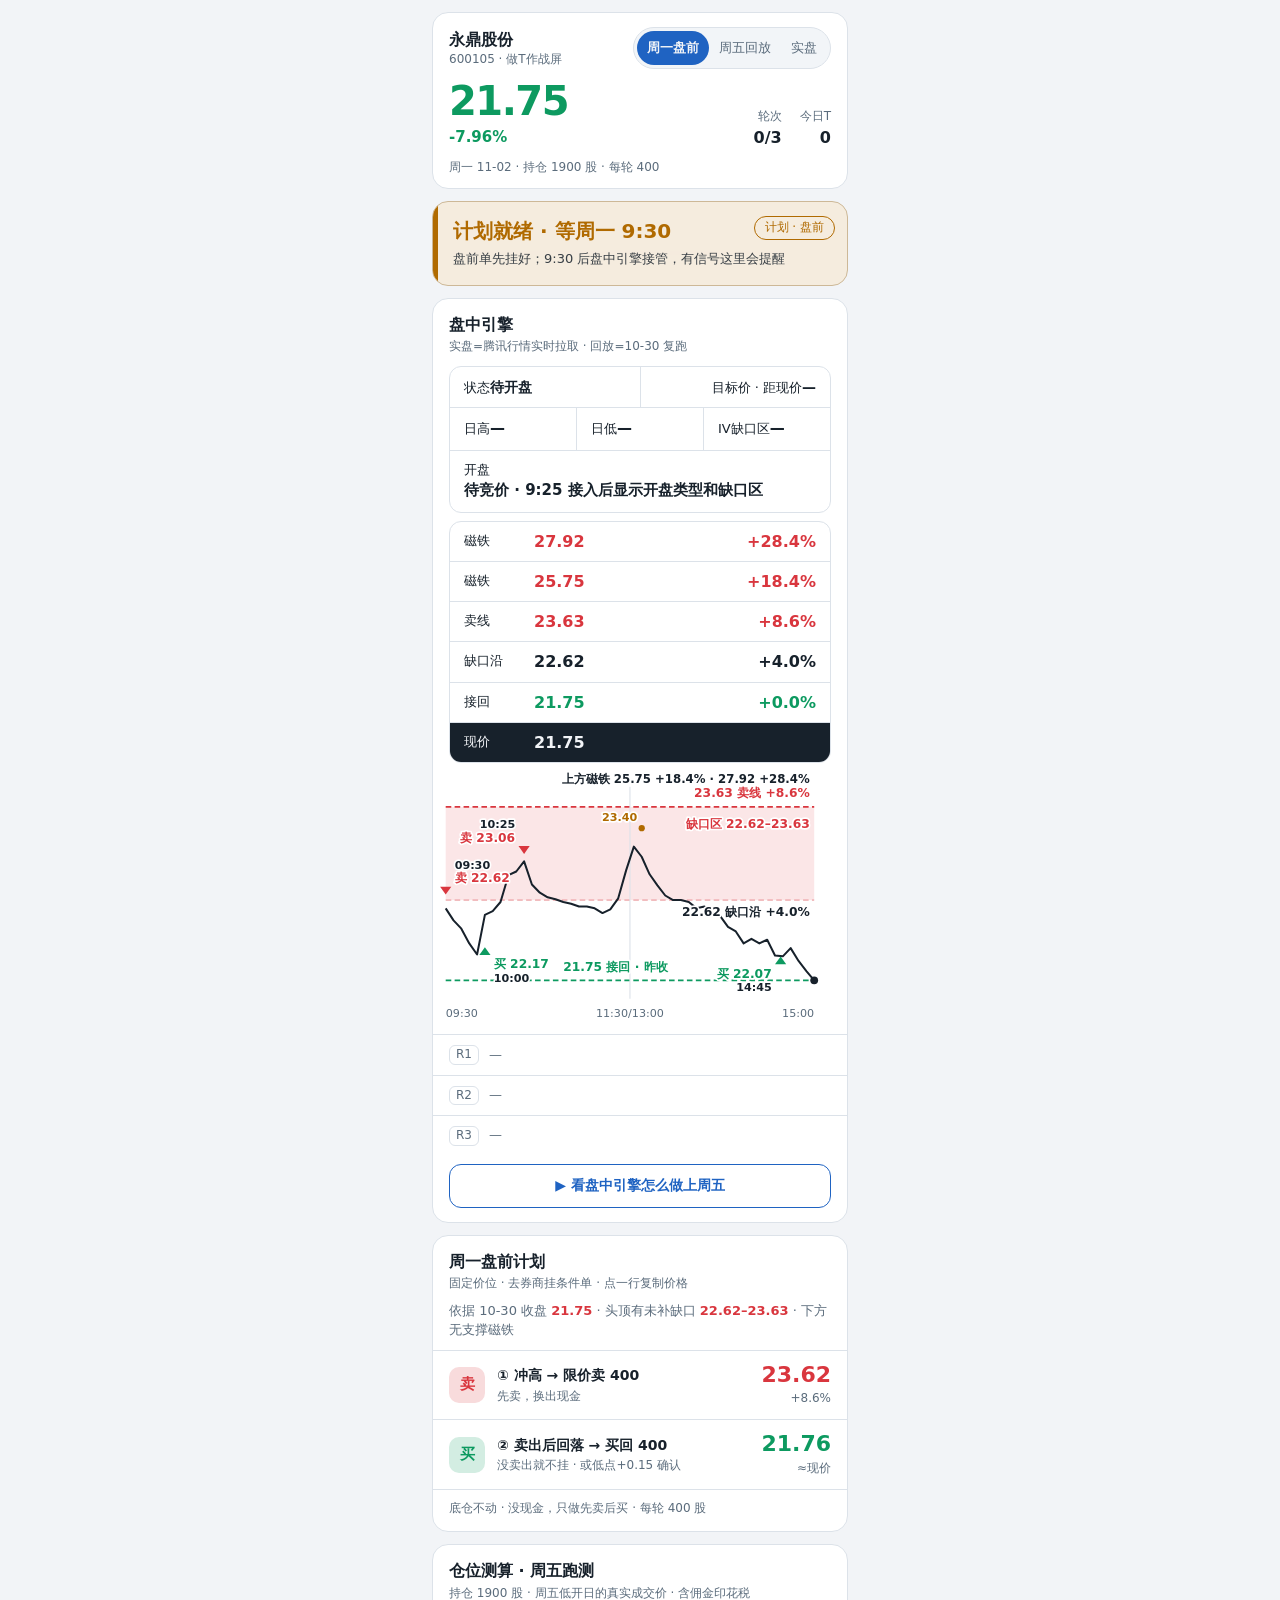
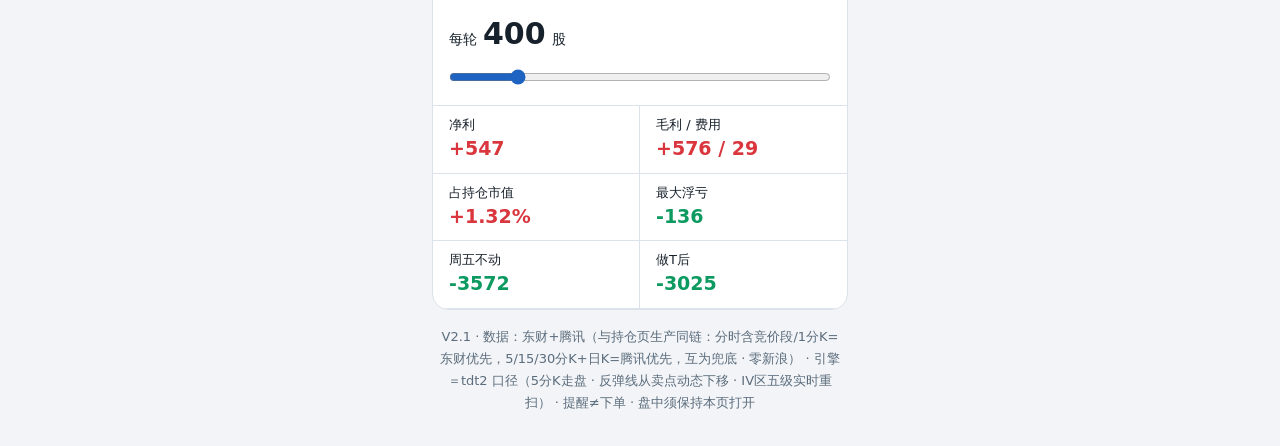
<file: 做T作战屏/做T作战屏.html>
<!DOCTYPE html>
<html lang="zh-CN">
<head>
<meta charset="UTF-8">
<meta name="viewport" content="width=device-width, initial-scale=1, viewport-fit=cover">
<title>做T作战屏 · 永鼎股份</title>
<style>
:root{color-scheme:dark;--bg:#0a0e13;--card:#111821;--sub:#0d131b;--line:#1f2b3a;--txt:#f4f7fa;--dim:#c3d0db;--red:#ff5459;--green:#2fe39b;--amber:#ffb84d;--gold:#ffd66e;--blue:#7ab8ff;--ink:#eef3f8;box-sizing:border-box;padding-top:env(safe-area-inset-top,0px);padding-bottom:env(safe-area-inset-bottom,0px)}
@media(prefers-color-scheme:light){:root:not([data-theme="dark"]){color-scheme:light;--bg:#f2f4f7;--card:#fff;--sub:#f2f5f8;--line:#dce2e9;--txt:#17212b;--dim:#5b6c7c;--red:#d9363e;--green:#0d9a60;--amber:#b06a00;--gold:#977100;--blue:#1f63c2;--ink:#17212b}}
:root[data-theme="dark"]{color-scheme:dark}
*{margin:0;padding:0;box-sizing:border-box;-webkit-tap-highlight-color:transparent}
html{scroll-padding-top:env(safe-area-inset-top,0px)}
body{background:var(--bg);color:var(--txt);font:14px/1.45 system-ui,-apple-system,"PingFang SC","Microsoft YaHei",sans-serif;max-width:440px;margin:0 auto;padding:12px 12px 32px;font-variant-numeric:tabular-nums}
.card{background:var(--card);border:1px solid var(--line);border-radius:16px;margin-bottom:12px;overflow:hidden}
button{font:inherit;color:inherit}
button:focus-visible,.tab:focus-visible,.pbtn:focus-visible{outline:2px solid var(--blue);outline-offset:2px}

/* 顶部 */
.head{padding:14px 16px 12px}
.top{display:flex;justify-content:space-between;align-items:center;gap:8px}
.name{font-size:16px;font-weight:700}.name small{display:block;color:var(--dim);font-size:12px;font-weight:400}
.seg{display:flex;background:var(--sub);border:1px solid var(--line);border-radius:999px;padding:3px}
.tab{border:0;background:none;font-size:12.5px;padding:7px 10px;border-radius:999px;color:var(--dim);min-height:34px}
.tab.on{background:var(--blue);color:var(--bg);font-weight:700}
.quote{display:flex;align-items:flex-end;justify-content:space-between;margin-top:12px}
.px{font-size:40px;font-weight:800;letter-spacing:-1.5px;line-height:1}
.pct{font-size:15px;font-weight:700;margin-top:6px}
.up{color:var(--red)}.dn{color:var(--green)}
.stat{display:flex;gap:18px;text-align:right}
.stat div{font-size:12px;color:var(--dim)}.stat b{display:block;font-size:16px;color:var(--txt)}
.stat b.gold{color:var(--gold)}
.meta{font-size:12px;color:var(--dim);margin-top:10px}

/* 状态带 */
.band{--c:var(--dim);position:relative;border-radius:16px;padding:16px 16px 16px 20px;margin-bottom:12px;border:1px solid color-mix(in srgb,var(--c) 35%,var(--line));background:color-mix(in srgb,var(--c) 13%,var(--card));overflow:hidden}
.band::before{content:"";position:absolute;left:0;top:0;bottom:0;width:5px;background:var(--c)}
.band .b1{font-size:20px;font-weight:800;color:var(--c);padding-right:84px;line-height:1.3}
.band .b2{font-size:13px;margin-top:6px;color:var(--txt);opacity:.85}
.band.amber{--c:var(--amber)}.band.red{--c:var(--red)}.band.green{--c:var(--green)}.band.gold{--c:var(--gold)}.band.calm,.band.calm2{--c:var(--blue)}
.btag{position:absolute;right:12px;top:14px;font-size:12px;padding:2px 10px;border-radius:999px;border:1px solid var(--c);color:var(--c)}
@keyframes pulse{50%{filter:brightness(1.6)}}
.band.flash{animation:pulse 1s ease 2}
@media(prefers-reduced-motion:reduce){.band.flash{animation:none}}

/* 分区 */
.sech{padding:14px 16px 10px;font-size:16px;font-weight:700}
.sech small{display:block;font-size:12px;font-weight:400;color:var(--dim);margin-top:2px}
.dep{padding:0 16px 10px;font-size:13px;color:var(--dim)}.dep b{color:var(--red);font-weight:600}

/* 挂单行 */
.row{display:flex;align-items:center;gap:12px;padding:12px 16px;border-top:1px solid var(--line);width:100%;background:none;border-left:0;border-right:0;border-bottom:0;text-align:left;cursor:pointer;min-height:68px}
.act{flex:none;width:36px;height:36px;border-radius:10px;display:flex;align-items:center;justify-content:center;font-weight:800;font-size:15px}
.act.r{background:color-mix(in srgb,var(--red) 18%,var(--card));color:var(--red)}
.act.g{background:color-mix(in srgb,var(--green) 18%,var(--card));color:var(--green)}
.cond{flex:1;min-width:0}.cond .l1{font-size:14px;font-weight:600}.cond .l2{font-size:12px;color:var(--dim);margin-top:2px}
.pr{text-align:right;flex:none}.pr b{display:block;font-size:22px;font-weight:800;line-height:1.1}
.pr b.r{color:var(--red)}.pr b.g{color:var(--green)}.pr span{font-size:12px;color:var(--dim)}
.rule{padding:10px 16px 14px;font-size:12px;color:var(--dim);border-top:1px solid var(--line)}

/* 盘中 */
.judge{margin:0 16px 4px;padding:10px 12px;border-radius:10px;background:var(--sub);font-size:13px;color:var(--dim)}
.judge b{color:var(--txt)}
.chartbox{padding-bottom:14px}
.cap{font-size:12px;color:var(--dim);margin:10px 16px 4px}
svg{width:100%;height:auto;display:block;padding:0 6px}
.ctl{display:none;align-items:center;gap:10px;margin:8px 16px 0}
body.replay .ctl{display:flex}
.pbtn{width:84px;height:38px;border-radius:999px;border:0;background:var(--blue);color:var(--bg);font-weight:700;cursor:pointer}
.rst{width:38px;height:38px;border-radius:10px;border:1px solid var(--line);background:none;color:var(--dim);cursor:pointer}
input[type=range]{flex:1;accent-color:var(--blue);height:32px}
.tlabel{font-size:12px;color:var(--dim);width:40px;text-align:right}

/* 轮次账 */
.rnd{display:flex;align-items:center;gap:10px;padding:10px 16px;border-top:1px solid var(--line);font-size:13px}
.rnd .tag{flex:none;font-size:12px;color:var(--dim);border:1px solid var(--line);border-radius:6px;padding:0 6px}
.rnd .path{flex:1;color:var(--dim)}.rnd .path b{color:var(--txt)}
.rnd .net{font-weight:800;font-size:16px;color:var(--red)}
.empty{font-size:13px;color:var(--dim);text-align:center;padding:14px 16px 6px;line-height:1.8}
.cta{display:block;width:calc(100% - 32px);margin:8px 16px 0;height:44px;border-radius:12px;border:1px solid var(--blue);background:none;color:var(--blue);font-weight:700;cursor:pointer}
.cap:empty{display:none}
.live{display:block;margin:0 16px 8px;border:1px solid var(--line);border-radius:12px;overflow:hidden}
.live small{font-size:13px;color:var(--txt)}
.live>.l1,.live>.l2{display:flex;padding:0;flex:none}
.live>div+div{border-left:0;text-align:left;border-top:1px solid var(--line)}
.l1>div,.l2>div{flex:1;padding:10px 14px}
.l1>div+div{border-left:1px solid var(--line);text-align:right}
.l2>div+div{border-left:1px solid var(--line)}
.l2 b{font-size:15px}
.live.flash{animation:pulse 1s ease 3;border-color:var(--amber)}
.lad{margin:0 16px 8px;border:1px solid var(--line);border-radius:12px;overflow:hidden}
.lr{display:flex;align-items:center;gap:10px;padding:8px 14px;font-size:16px;border-top:1px solid var(--line)}
.lr:first-child{border-top:0}
.lr span{width:60px;color:var(--txt);font-size:13px}
.lr b{flex:1;font-weight:800}
.lr i{font-style:normal;font-weight:700}
.lr.m b,.lr.m i,.lr.r b,.lr.r i{color:var(--red)}
.lr.d b,.lr.d i{color:var(--txt)}
.lr.g b,.lr.g i{color:var(--green)}
.lr.c{background:var(--txt)}
.lr.c span,.lr.c b{color:var(--bg)}
.lr.hit{outline:2px solid var(--amber);outline-offset:-2px;animation:pulse .8s ease infinite}
@media(prefers-reduced-motion:reduce){.lr.hit,.live.flash{animation:none}}
@keyframes blk{50%{opacity:.25}}
.alert{position:fixed;left:12px;right:12px;top:calc(env(safe-area-inset-top,0px) + 12px);z-index:50;display:none;max-width:416px;margin:0 auto;padding:20px 16px;border-radius:18px;text-align:center;font-size:30px;font-weight:900;line-height:1.25;color:var(--bg);background:var(--c);box-shadow:0 0 0 5px var(--c),0 14px 44px rgba(0,0,0,.55)}
.alert small{display:block;font-size:15px;font-weight:700;margin-top:6px}
.alert.show{display:block;animation:blk .5s ease 8}
.alert.sell,.edge.sell{--c:var(--red)}.alert.buy,.edge.buy{--c:var(--green)}
.edge{position:fixed;inset:0;z-index:40;pointer-events:none;border:8px solid var(--c);display:none}
.edge.show{display:block;animation:blk .5s ease 8}
.live.near{border-color:var(--amber);animation:blk .8s ease infinite}
.live.flash{border-width:3px}
@media(prefers-reduced-motion:reduce){.alert.show,.edge.show,.live.near{animation:none}}
.l3{padding:10px 14px;border-top:1px solid var(--line)}
.l3 small{display:block;font-size:13px;color:var(--txt)}
.l3 b{font-size:15px}
.sizecard{order:5}
.sz{padding:0 16px;font-size:14px}.sz b{font-size:30px;font-weight:800;margin:0 6px}
#szR{width:calc(100% - 32px);margin:6px 16px 12px;accent-color:var(--blue);height:32px}
.szg{display:grid;grid-template-columns:1fr 1fr;border-top:1px solid var(--line)}
.szg>div{padding:10px 16px;border-bottom:1px solid var(--line)}
.szg>div:nth-child(odd){border-right:1px solid var(--line)}
.szg small{display:block;font-size:13px;color:var(--txt)}
.szg b{font-size:19px;font-weight:800;color:var(--red)}
.szg .dn b{color:var(--green)}
.foot{font-size:13px;color:var(--dim);line-height:1.7;text-align:center;padding:0 8px}
body{display:flex;flex-direction:column}
.head{order:0}.band{order:1}.chartbox{order:2}.plancard{order:3}.sizecard{order:5}.foot{order:6;margin-top:4px}
</style>
</head>
<body class="plan">

<div class="card head">
  <div class="top">
    <div class="name">永鼎股份<small>600105 · 做T作战屏</small></div>
    <div class="seg" role="tablist">
      <button class="tab on" id="tabPlan" role="tab">周一盘前</button>
      <button class="tab" id="tabRep" role="tab">周五回放</button>
      <button class="tab" id="tabLive" role="tab">实盘</button>
    </div>
  </div>
  <div class="quote">
    <div><div class="px dn" id="hPx">21.75</div><div class="pct dn" id="hPct">-7.96%</div></div>
    <div class="stat"><div>轮次<b id="hRnd">0/3</b></div><div>今日T<b id="hT">¥0</b></div></div>
  </div>
  <div class="meta">周一 11-02 · 持仓 1900 股 · 每轮 400</div>
</div>

<div class="band calm" id="band">
  <span class="btag" id="bTag">计划 · 盘前</span>
  <div class="b1" id="bMain">计划就绪 · 等周一 9:30</div>
  <div class="b2" id="bSub">盘前单先挂好；9:30 后盘中引擎接管，有信号这里会提醒</div>
</div>

<div class="card plancard">
  <div class="sech">周一盘前计划<small>固定价位 · 去券商挂条件单 · 点一行复制价格</small></div>
  <div class="dep">依据 10-30 收盘 <b>21.75</b> · 头顶有未补缺口 <b>22.62–23.63</b> · 下方无支撑磁铁</div>
  <div id="rows"></div>
  <div class="rule">底仓不动 · 没现金，只做先卖后买 · 每轮 400 股</div>
</div>

<div class="card chartbox">
  <div class="sech">盘中引擎<small>实盘=腾讯行情实时拉取 · 回放=10-30 复跑</small></div>
  <div class="live" id="live"></div>
  <div class="lad" id="lad"></div>
  <div class="cap" id="chTitle"></div>
  <svg id="ch" viewBox="0 0 360 236" role="img" aria-label="价格走势与关键价位"></svg>
  <div class="ctl">
    <button class="pbtn" id="btnPlay">▶ 播放</button>
    <input type="range" id="scr" min="0" max="47" value="0" step="1" aria-label="回放进度">
    <span class="tlabel" id="tlab">09:35</span>
    <button class="rst" id="btnRst" aria-label="重置">↺</button>
  </div>

  <div id="rnds"></div>
  <button class="cta" id="cta">▶ 看盘中引擎怎么做上周五</button>
</div>

<div class="card sizecard">
  <div class="sech">仓位测算 · 周五跑测<small>持仓 1900 股 · 周五低开日的真实成交价 · 含佣金印花税</small></div>
  <div class="sz">每轮<b id="szN">400</b>股</div>
  <input type="range" id="szR" min="100" max="1900" step="100" value="400" aria-label="每轮股数">
  <div class="szg" id="szG"></div>
</div>
<div class="foot">V2.1 · 数据：东财+腾讯（与持仓页生产同链：分时含竞价段/1分K=东财优先，5/15/30分K+日K=腾讯优先，互为兜底 · 零新浪） · 引擎＝tdt2 口径（5分K走盘 · 反弹线从卖点动态下移 · IV区五级实时重扫） · 提醒≠下单 · 盘中须保持本页打开</div>

<div class="alert" id="alert" role="alert"></div><div class="edge" id="edge"></div>
<script>
var D = {"bars":[["0935",22.62,22.79,22.34,22.53],["0940",22.54,22.72,22.31,22.4],["0945",22.42,22.77,22.31,22.31],["0950",22.3,22.37,22.15,22.15],["0955",22.16,22.18,22.03,22.03],["1000",22.07,22.65,22.06,22.46],["1005",22.45,22.68,22.4,22.5],["1010",22.5,22.63,22.39,22.6],["1015",22.6,22.9,22.6,22.89],["1020",22.87,23.07,22.77,22.93],["1025",22.92,23.17,22.89,23.04],["1030",23.04,23.04,22.77,22.79],["1035",22.79,22.85,22.7,22.7],["1040",22.69,22.77,22.63,22.65],["1045",22.65,22.68,22.6,22.63],["1050",22.64,22.68,22.58,22.6],["1055",22.6,22.65,22.58,22.58],["1100",22.58,22.61,22.53,22.55],["1105",22.55,22.62,22.45,22.55],["1110",22.55,22.58,22.48,22.53],["1115",22.52,22.53,22.48,22.48],["1120",22.49,22.55,22.48,22.52],["1125",22.5,22.67,22.49,22.64],["1130",22.64,22.96,22.63,22.94],["1305",23.11,23.38,23.11,23.2],["1310",23.2,23.4,23.01,23.09],["1315",23.09,23.2,22.9,22.9],["1320",22.91,22.92,22.74,22.78],["1325",22.78,22.78,22.67,22.67],["1330",22.66,22.71,22.57,22.62],["1335",22.62,22.72,22.6,22.62],["1340",22.61,22.73,22.6,22.6],["1345",22.61,22.64,22.52,22.53],["1350",22.53,22.59,22.52,22.55],["1355",22.55,22.56,22.48,22.48],["1400",22.49,22.49,22.41,22.45],["1405",22.45,22.47,22.33,22.33],["1410",22.33,22.34,22.22,22.28],["1415",22.27,22.29,22.13,22.15],["1420",22.15,22.33,22.15,22.2],["1425",22.21,22.21,22.13,22.15],["1430",22.14,22.22,22.14,22.19],["1435",22.19,22.21,22.02,22.02],["1440",22.02,22.11,22.01,22.01],["1445",22.01,22.16,21.93,22.1],["1450",22.09,22.09,21.95,21.96],["1455",21.96,21.96,21.85,21.85],["1500",21.84,21.85,21.75,21.75]],"EV":[{"i":0,"k":"sell1","main":"R1 卖 400 @ 22.62","sub":"低开 -4.27% · 开盘就卖（集合竞价）","cls":"red"},{"i":1,"k":"wait1","main":"已卖 R1 · 等买回","subdyn":"v1","cls":"green"},{"i":5,"k":"buy1","main":"R1 买回 400 @ 22.17","sub":"低点 22.03 + 0.15 反弹确认 · 10:00","cls":"green"},{"i":6,"k":"hold","main":"持有 · 等冲高卖 R2","subdyn":"hold","cls":"calm"},{"i":10,"k":"sell2","main":"R2 卖 400 @ 23.06","sub":"冲高 23.17 · 触 IV↑ 区远沿 · 10:25","cls":"red"},{"i":11,"k":"wait2","main":"已卖 R2 · 等买回","subdyn":"v2","cls":"green"},{"i":44,"k":"buy2","main":"R2 买回 400 @ 22.07","sub":"低点 21.93 + 0.15 反弹确认 · 14:45","cls":"green"},{"i":45,"k":"flat","main":"两轮全平 · 等收盘","sub":"当日必平 · 净 +546.51 已锁定","cls":"calm2"},{"i":47,"k":"close","main":"收盘 21.75 · -7.96%","sub":"2 轮全平 · 日净 +546.51","cls":"gold"}],"MK":[{"i":0,"px":22.62,"t":"sell","lb":"卖 22.62","tm":"09:30"},{"i":5,"px":22.17,"t":"buy","lb":"买 22.17","tm":"10:00"},{"i":10,"px":23.06,"t":"sell","lb":"卖 23.06","tm":"10:25"},{"i":25,"px":23.4,"t":"dot","lb":"23.40"},{"i":44,"px":22.07,"t":"buy","lb":"买 22.07","tm":"14:45"}],"LV":{"pc":23.63,"fc":21.75,"lowSell":21.68,"far":23.63,"bandLo":22.62,"bandHi":23.63,"buyLine":21.75,"buyLimit":21.76,"magA":25.75,"magB":27.92,"sh":400}};
var LV = D.LV, BARS = D.bars, EV = D.EV, MK = D.MK;
/* 开盘记录是引擎输出；页面只格式化展示，不按涨跌幅自行分类。当前为周五样本。 */
var ENGINE_OPEN = { type: '低开', changePct: -4.27 };
var MODE = 'plan', I = 0, timer = null;
var $ = function (id) { return document.getElementById(id); };
var r2 = function (x) { return Math.round(x * 100) / 100; };
var dg = function (t) { return String(t).replace(/\D/g, ''); };

/* ── 图表（Y 轴范围可随实盘价格自动扩展） ── */
var PX0 = 6, PW = 330, PY0 = 14, PH = 190, LX = 342;
var YLO = 21.55, YHI = 23.85;
var X = function (i) { return PX0 + i * (PW / 47); };
var Y = function (p) { return PY0 + (YHI - p) / (YHI - YLO) * PH; };
var NS = 'http://www.w3.org/2000/svg';
function el(n, a) { var e = document.createElementNS(NS, n); for (var k in a) e.setAttribute(k, a[k]); return e; }
function tx(x, y, s, fill, size, anchor, w) {
  var t = el('text', { x: x, y: y, fill: fill || 'var(--dim)', 'font-size': size || 10, 'text-anchor': anchor || 'start', 'font-weight': w || 400, stroke: 'var(--card)', 'stroke-width': 3, 'paint-order': 'stroke', 'stroke-linejoin': 'round' });
  t.textContent = s; return t;
}
var svg = $('ch');
function buildStatics() {
  while (svg.firstChild) svg.removeChild(svg.firstChild);
  svg.appendChild(el('rect', { x: PX0, y: Y(LV.bandHi), width: PW, height: Y(LV.bandLo) - Y(LV.bandHi), fill: 'var(--red)', opacity: .12 }));
  svg.appendChild(tx(PX0 + PW - 4, Y(LV.bandHi) + 19, '缺口区 22.62–23.63', 'var(--red)', 11, 'end', 600));
  [[LV.far, 'var(--red)', 1.5], [LV.bandLo, 'var(--red)', .8], [LV.buyLine, 'var(--green)', 1.5]].forEach(function (l) {
    svg.appendChild(el('line', { x1: PX0, y1: Y(l[0]), x2: LX - 6, y2: Y(l[0]), stroke: l[1], 'stroke-width': l[2], 'stroke-dasharray': '5 3', opacity: l[2] < 1 ? .6 : 1 }));
  });
  svg.appendChild(el('line', { x1: X(23.5), y1: PY0, x2: X(23.5), y2: PY0 + PH, stroke: 'var(--line)' }));
  svg.appendChild(tx(PX0, PY0 + PH + 16, '09:30'));
  svg.appendChild(tx(X(23.5), PY0 + PH + 16, '11:30/13:00', 'var(--dim)', 10, 'middle'));
  svg.appendChild(tx(PX0 + PW, PY0 + PH + 16, '15:00', 'var(--dim)', 10, 'end'));
  svg.appendChild(el('polyline', { id: 'pline', fill: 'none', stroke: 'var(--ink)', 'stroke-width': 1.8, 'stroke-linejoin': 'round' }));
  svg.appendChild(el('g', { id: 'mk' }));
  svg.appendChild(el('line', { id: 'cnow', x1: PX0, x2: LX - 6, stroke: 'var(--ink)', 'stroke-width': .7, 'stroke-dasharray': '1 3', opacity: .7 }));
  svg.appendChild(tx(PX0 + PW - 4, Y(LV.far) - 9, '23.63 卖线 +8.6%', 'var(--red)', 11, 'end', 700));
  svg.appendChild(tx(PX0 + PW - 4, Y(LV.bandLo) + 14, '22.62 缺口沿 +4.0%', 'var(--txt)', 11, 'end', 600));
  svg.appendChild(tx(X(15), Y(LV.buyLine) - 8, '21.75 接回 · 昨收', 'var(--green)', 11, 'start', 700));
  svg.appendChild(tx(PX0 + PW - 4, 11, '上方磁铁 25.75 +18.4% · 27.92 +28.4%', 'var(--txt)', 10.5, 'end', 600));
  svg.appendChild(el('circle', { id: 'curDot', r: 3.5, fill: 'var(--ink)' }));
  svg.appendChild(el('g', { id: 'auc' }));   /* 竞价段(9:15-9:25撮合指导价)·左缘刻度 */
}
buildStatics();
function setRange(lo, hi) {
  if (Math.abs(lo - YLO) < 1e-9 && Math.abs(hi - YHI) < 1e-9) return;
  YLO = lo; YHI = hi; buildStatics();
}
function renderMarkers() {
  var g = $('mk'); while (g.firstChild) g.removeChild(g.firstChild);
  MK.forEach(function (m) {
    if (MODE === 'replay' && m.i > I) return;
    var x = X(m.i), y = Y(m.px);
    if (m.t === 'dot') { g.appendChild(el('circle', { cx: x, cy: y, r: 2.8, fill: 'var(--amber)' })); g.appendChild(tx(x - 4, y - 6, m.lb, 'var(--amber)', 10, 'end', 600)); return; }
    var sell = m.t === 'sell', early = m.i < 8, tX = early ? x + 8 : x - 8, an = early ? 'start' : 'end';
    if (sell) g.appendChild(el('path', { d: 'M' + (x - 5) + ' ' + (y - 12) + ' l10 0 l-5 7 z', fill: 'var(--red)' }));
    else { var bx = m.i >= 40 ? x - 9 : x; g.appendChild(el('path', { d: 'M' + (bx - 5) + ' ' + (y + 12) + ' l10 0 l-5 -7 z', fill: 'var(--green)' })); if (m.i >= 40) tX = bx - 8; }
    g.appendChild(tx(tX, sell ? y - 16 : y + 24, m.lb, sell ? 'var(--red)' : 'var(--green)', 11, an, 700));
    if (m.tm) g.appendChild(tx(tX, sell ? y - 28 : y + 36, m.tm, 'var(--ink)', 10, an, 600));
  });
}
function renderLine() {
  var g = $('auc');
  if (g) { while (g.firstChild) g.removeChild(g.firstChild); }
  var n = MODE === 'plan' ? 47 : I;
  if (MODE === 'live' && LIVE.pts.length) {
    /* 分时线(分钟级, 东财trends2优先/腾讯minute兜底) + 左缘竞价段刻度(9:15-9:25撮合指导价高低) */
    var st = (X(1) - X(0)) / 5, pts = [];
    LIVE.pts.forEach(function (q) { var xi = xIdxOf(q.hm); if (xi >= 0 && xi <= 47.001) pts.push((X(0) + xi * st).toFixed(1) + ',' + Y(q.p).toFixed(1)); });
    if (LIVE.open > 0) pts.unshift(X(0).toFixed(1) + ',' + Y(LIVE.open).toFixed(1));   /* 线头=竞价开盘价 */
    if (!pts.length) { $('pline').setAttribute('points', ''); return; }
    $('pline').setAttribute('points', pts.join(' '));
    if (g && LIVE.auc) {
      g.appendChild(el('line', { x1: X(0) + 1, y1: Y(LIVE.auc.hi), x2: X(0) + 5, y2: Y(LIVE.auc.hi), stroke: 'var(--amber)', 'stroke-width': 1.5 }));
      g.appendChild(el('line', { x1: X(0) + 1, y1: Y(LIVE.auc.lo), x2: X(0) + 5, y2: Y(LIVE.auc.lo), stroke: 'var(--amber)', 'stroke-width': 1.5 }));
      g.appendChild(el('line', { x1: X(0) + 3, y1: Y(LIVE.auc.hi), x2: X(0) + 3, y2: Y(LIVE.auc.lo), stroke: 'var(--amber)', 'stroke-width': .8, opacity: .7 }));
      g.appendChild(tx(X(0) + 8, Y(LIVE.auc.hi) - 3, '竞', 'var(--amber)', 9, 'start', 700));
    }
    return;
  }
  if (n < 0) { $('pline').setAttribute('points', ''); return; }
  var pts2 = [];
  for (var i = 0; i <= n; i++) pts2.push(X(i).toFixed(1) + ',' + Y(BARS[i][4]).toFixed(1));
  $('pline').setAttribute('points', pts2.join(' '));
}

/* ── 状态带 ── */
function activeEv(i) { var e = EV[0]; for (var k = 0; k < EV.length; k++) if (EV[k].i <= i) e = EV[k]; return e; }
function runLow(a, b) { var m = 99; for (var i = a; i <= b; i++) m = Math.min(m, BARS[i][3]); return m; }
function renderBand() {
  var b = $('band'), tg = $('bTag');
  if (MODE === 'plan') {
    b.className = 'band amber'; tg.textContent = '计划 · 盘前';
    $('bMain').textContent = '计划就绪 · 等周一 9:30';
    $('bSub').textContent = '盘前单先挂好；9:30 后盘中引擎接管，有信号这里会提醒';
    return;
  }
  if (MODE === 'live') { renderBandLive(); return; }
  tg.textContent = '回放 · 盘中';
  var e = activeEv(I), sub = e.sub, r;
  if (e.subdyn === 'hold') sub = '已接回 · 冲高触及卖区远沿，再卖 R2';
  if (e.subdyn === 'v1') { r = runLow(0, I); sub = '反弹线 ' + (r + 0.15).toFixed(2) + '（现低 ' + r.toFixed(2) + '，回升 0.15 即接）'; }
  if (e.subdyn === 'v2') { r = runLow(11, I); sub = '反弹线 ' + (r + 0.15).toFixed(2) + '（现低 ' + r.toFixed(2) + '，不反弹则 14:55 兜底）'; }
  b.className = 'band ' + e.cls;
  $('bMain').textContent = e.main; $('bSub').textContent = sub;
}

/* ── 挂单行 ── */
function pf(p, cur) { var v = (p / cur - 1) * 100; return (v >= 0 ? '+' : '') + v.toFixed(1) + '%'; }
var ROWS = [
  { a: '卖', c: 'r', op: '', p: 23.62, l1: '① 冲高 → 限价卖 400', l2: '先卖，换出现金' },
  { a: '买', c: 'g', op: '', p: 21.76, l1: '② 卖出后回落 → 买回 400', l2: '没卖出就不挂 · 或低点+0.15 确认' }
];
function curPx() {
  if (MODE === 'plan') return LV.fc;
  if (MODE === 'live') return LIVE.last || LV.fc;
  return BARS[I][4];
}
function renderRows() {
  var host = $('rows'), cur = curPx(); host.innerHTML = '';
  ROWS.forEach(function (r) {
    var d = document.createElement('button'); d.className = 'row';
    var dist = Math.abs(r.p / cur - 1) < 0.0015 ? '≈现价' : pf(r.p, cur);
    d.innerHTML = '<div class="act ' + r.c + '">' + r.a + '</div><div class="cond"><div class="l1">' + r.l1 + '</div><div class="l2">' + r.l2 + '</div></div><div class="pr"><b class="' + r.c + '">' + r.p.toFixed(2) + '</b><span>' + dist + '</span></div>';
    d.onclick = function () {
      var s = d.querySelector('.pr span'), old = s.textContent;
      try { navigator.clipboard.writeText(r.p.toFixed(2)); s.textContent = '已复制'; } catch (e) { s.textContent = '长按数字复制'; }
      setTimeout(function () { s.textContent = old; }, 1200);
    };
    host.appendChild(d);
  });
}

/* ── 实时状态 + 轮次账 ── */
function sg(v, d) { return (v >= 0 ? '+' : '') + v.toFixed(d == null ? 1 : d); }
function renderRnds() {
  var host = $('rnds'), cta = $('cta'), cur = curPx(), h = '', st = '待开盘', tg = '—', ds = '', tc = '';
  $('cta').style.display = MODE === 'plan' ? 'block' : 'none';
  if (MODE === 'live') { renderRndsLive(); return; }
  var rp = MODE === 'replay';
  var R = [[22.62, 22.17, 5, 0, 165.3], [23.06, 22.07, 44, 10, 381.2]];
  for (var k = 0; k < 3; k++) {
    var r = R[k];
    if (!rp || !r || I < r[3]) { h += '<div class="rnd"><span class="tag">R' + (k + 1) + '</span><span class="path">—</span></div>'; continue; }
    var done = I >= r[2], bp = done ? r[1] : cur, net = done ? r[4] : (r[0] - bp) * 400, pc = (r[0] - bp) / r[0] * 100, cl = net >= 0 ? '' : ' dn';
    h += '<div class="rnd"><span class="tag' + (done ? '' : ' on') + '">R' + (k + 1) + '</span><span class="path">卖 <b>' + r[0].toFixed(2) + '</b> → 买 <b>' + bp.toFixed(2) + '</b></span><span class="pc' + cl + '">' + sg(pc) + '%</span><span class="net' + cl + '">' + sg(net) + '</span></div>';
  }
  if (rp && I >= 44) h += '<div class="rnd"><span class="tag">合计</span><span class="path">2 轮全平</span><span class="net">+546.51</span></div>';
  host.innerHTML = h;
  if (rp) {
    var e = activeEv(I), a = (e.k === 'sell1' || e.k === 'wait1') ? 0 : (e.k === 'sell2' || e.k === 'wait2') ? 10 : -1;
    if (a >= 0) { var lo = runLow(a, I) + 0.15; st = '已卖 · 等买回'; tg = lo.toFixed(2); ds = pf(lo, cur); tc = 'tg-buy'; }
    else if (e.k === 'hold') { st = '已买回 · 等冲高'; tg = '看IV·高点'; tc = ''; }
    else st = (e.k === 'flat' || e.k === 'close') ? '已全平' : '已买回';
  }
  var hi = '—', lw = '—', iv = '—', op = '待竞价 · 9:25 接入后显示开盘类型和缺口区';
  if (rp && ENGINE_OPEN && ENGINE_OPEN.type && Number.isFinite(ENGINE_OPEN.changePct)) {
    op = ENGINE_OPEN.type + ' ' + (ENGINE_OPEN.changePct > 0 ? '+' : '') + ENGINE_OPEN.changePct.toFixed(2) + '% · 缺口区 ' + LV.bandLo.toFixed(2) + '–' + LV.bandHi.toFixed(2);
  }
  if (rp) { var H = 0, Lw = 99; for (var q = 0; q <= I; q++) { H = Math.max(H, BARS[q][2]); Lw = Math.min(Lw, BARS[q][3]); } hi = H.toFixed(2) + ' ' + pf(H, cur); lw = Lw.toFixed(2) + ' ' + pf(Lw, cur); iv = cur >= LV.bandHi ? '区上' : cur >= LV.bandLo ? '区内' : '区下'; }
  $('live').innerHTML = '<div class="l1"><div><small>状态</small><b>' + st + '</b></div><div><small>目标价 · 距现价</small><b class="' + tc + '">' + tg + '<span class="d">' + ds + '</span></b></div></div><div class="l2"><div><small>日高</small><b>' + hi + '</b></div><div><small>日低</small><b>' + lw + '</b></div><div><small>IV缺口区</small><b>' + iv + '</b></div></div><div class="l3"><small>开盘</small><b>' + op + '</b></div>';
  $('live').classList.toggle('near', tg !== '—' && Math.abs(parseFloat(tg) / cur - 1) < 0.003);
}

/* ── 价位梯（原死代码，接上实盘数据后启用） ── */
function renderLadder(cur) {
  var L = [['磁铁', 27.92, 'm'], ['磁铁', 25.75, 'm'], ['卖线', 23.63, 'r'], ['缺口沿', 22.62, 'd'], ['接回', 21.75, 'g']];
  if (MODE === 'live' && LIVE.eng) {
    var e = LIVE.eng;
    if (e.sp !== null) { L.push(['反弹线', r2(e.runLow + LIVE.bounce), 'g']); }
    else if (e.lastTp) { L.push(['卖目标', e.lastTp, 'r']); }
  }
  L.push(['现价', cur, 'c']);
  L.sort(function (a, b) { return b[1] - a[1]; });
  $('lad').innerHTML = L.map(function (x) {
    var hit = x[2] !== 'c' && MODE !== 'plan' && Math.abs(x[1] / cur - 1) < 0.003;
    return '<div class="lr ' + x[2] + (hit ? ' hit' : '') + '"><span>' + x[0] + '</span><b>' + x[1].toFixed(2) + '</b><i>' + (x[2] === 'c' ? '' : pf(x[1], cur)) + '</i></div>';
  }).join('');
}

function fireAlert(e) {
  var sell = e.k.indexOf('sell') === 0, a = $('alert'), g = $('edge'), c = sell ? 'sell' : 'buy';
  a.className = 'alert show ' + c; a.innerHTML = (sell ? '▼ ' : '▲ ') + e.main + '<small>' + e.sub + '</small>';
  g.className = 'edge show ' + c;
  ['band', 'live'].forEach(function (id) { var b = $(id); b.classList.add('flash'); setTimeout(function () { b.classList.remove('flash'); }, 3200); });
  clearTimeout(window._at); window._at = setTimeout(hideAlert, 4000);
}
function hideAlert() { $('alert').className = 'alert'; $('edge').className = 'edge'; }
$('alert').onclick = hideAlert;

/* ── 头部 ── */
function renderHead() {
  var p = curPx(), base = MODE === 'live' ? LIVE.pc : LV.pc, pct = base ? (p / base - 1) * 100 : 0, c = pct >= 0 ? 'up' : 'dn';
  $('hPx').textContent = p.toFixed(2); $('hPx').className = 'px ' + c;
  $('hPct').textContent = (pct >= 0 ? '+' : '') + pct.toFixed(2) + '%'; $('hPct').className = 'pct ' + c;
  var rp = MODE === 'replay';
  if (MODE === 'live' && LIVE.eng) {
    var n = LIVE.eng.rounds.length, net = 0;
    LIVE.eng.rounds.forEach(function (x) { net += x.net; });
    $('hRnd').textContent = n + '/3';
    $('hT').textContent = n ? (net >= 0 ? '+' : '') + net.toFixed(0) : '0';
    $('hT').className = n ? 'gold' : '';
  } else {
    $('hRnd').textContent = rp ? (I >= 44 ? '2/3' : I >= 5 ? '1/3' : '0/3') : '0/3';
    $('hT').textContent = rp ? (I >= 44 ? '+546.51' : I >= 5 ? '+165.3' : '0') : '0';
    $('hT').className = rp && I >= 5 ? 'gold' : '';
  }
  if (MODE === 'live' && LIVE.pts.length) {
    var q = LIVE.pts[LIVE.pts.length - 1];
    $('tlab').textContent = q.hm.slice(0, 2) + ':' + q.hm.slice(2); $('scr').value = Math.min(Math.max(0, I), 47);
  } else if (I >= 0 && BARS.length) { var t = BARS[Math.max(0, Math.min(I, 47))][0]; $('tlab').textContent = t.slice(0, 2) + ':' + t.slice(2); $('scr').value = Math.min(I, 47); }
  var cl = $('cnow'), cd = $('curDot');
  cl.setAttribute('y1', Y(p)); cl.setAttribute('y2', Y(p)); cl.style.display = MODE === 'plan' ? 'none' : '';
  var cdx = X(Math.max(0, Math.min(I, 47)));
  if (MODE === 'live' && LIVE.pts.length) { var xi = xIdxOf(LIVE.pts[LIVE.pts.length - 1].hm); if (xi >= 0) cdx = X(0) + xi * ((X(1) - X(0)) / 5); }
  cd.setAttribute('cx', cdx); cd.setAttribute('cy', Y(p));
  $('chTitle').textContent = MODE === 'live' ? ('实盘分时 · 分分钟线' + (LIVE.auc ? ' · 含竞价段' : '') + ' · ' + (LIVE.bars.length ? '数据 ' + tsFmt() : '等待开盘')) : '';
}
function renderAll() { renderLine(); renderMarkers(); renderBand(); renderRows(); renderRnds(); renderHead(); renderLadder(curPx()); }

/* ═══════════ 实盘接入模块（东财+腾讯 · 持仓页生产同链 · tdt2 引擎口径） ═══════════ */
var LIVE = {
  sym: 'sh600105', sh: 400, bounce: 0.15, lowopen: 0.003, roundsMax: 3,
  on: false, pollT: null, tickT: null, slowN: 0, err: null, lastOk: 0, fetching: false,
  pc: 0, open: 0, last: 0, hi: 0, lo: 0, ts: '', pct: 0, sessDate: '',
  hist: { day: [], m30: [], m15: [], m5: [], m1: [] }, m1bf: [], m1sess: [], bars: [], eng: null, keys: {},
  pts: [], auc: null, srcs: { m5: '', m1: '', pts: '' }
};
/* 区表缓存：按(时点,基准价)缓存，跨轮询复用；1分历史回填或换日才清 */
var ZCACHE = {};
var XFER = 0.00001;   /* 过户费：仅沪市 */
function fee(amt, sell) { return Math.max(5, amt * 0.00025) + amt * XFER + (sell ? amt * 0.0005 : 0); }
function be(px) { return r2((fee(px * LIVE.sh, true) + fee(px * LIVE.sh, false)) / LIVE.sh); }

/* ---- IV 区扫描（tdt2 scan 逐字移植） ---- */
var LVORD = ['日', '30分', '15分', '5分', '1分'];
function scanLv(b, lv, today) {
  var out = [], daily = lv === '日', days = [], seen = {};
  b.forEach(function (x) { var d = dg(x.t).slice(0, 8); if (!seen[d]) { seen[d] = 1; days.push(d); } });
  var keep = daily ? null : days.slice(-5);
  for (var i = 1; i < b.length; i++) {
    var p0 = b[i - 1], c0 = b[i], d0 = dg(c0.t).slice(0, 8);
    if (!daily && (dg(p0.t).slice(0, 8) !== d0 || keep.indexOf(d0) < 0)) continue;
    var vm = p0.c * 0.0005, bull = c0.o - p0.c > vm && (daily || c0.l <= p0.h), bear = p0.c - c0.o > vm && (daily || c0.h >= p0.l);
    if (!bull && !bear) continue;
    var ft = '', ext = c0.o;
    if (bull ? c0.l <= p0.c : c0.h >= p0.c) ft = (daily && d0 === today) ? '今日' : c0.t;
    else ext = bull ? c0.l : c0.h;
    for (var j = ft ? b.length : i + 1; j < b.length; j++) {
      ext = bull ? Math.min(ext, b[j].l) : Math.max(ext, b[j].h);
      if (bull ? b[j].l <= p0.c : b[j].h >= p0.c) { ft = b[j].t; break; }
    }
    if (ft && ft !== '今日' && dg(ft).slice(0, 8) !== today) continue;
    var lo = bull ? p0.c : c0.o, hi = bull ? c0.o : p0.c;
    var rem = ft ? null : (bull ? [p0.c, Math.min(c0.o, ext)] : [Math.max(c0.o, ext), p0.c]);
    out.push({ lv: lv, bull: bull, lo: lo, hi: hi, rem: rem, t: c0.t, ft: ft, d: d0 });
  }
  return out;
}
function zonesForLive(upto12, lastOv) {
  var key = upto12 + '|' + (lastOv || 0);
  if (ZCACHE[key]) return ZCACHE[key];
  var E8 = LIVE.sessDate;
  var cut = function (arr) { return arr.filter(function (b) { var d = dg(b.t).slice(0, 8); if (d < E8) return true; if (d > E8) return false; return !!upto12 && dg(b.t).slice(0, 12) < upto12; }); };
  /* 1分K口径(tdt2 cutM1·STEP=5)：只用到上一个5分K窗口开始之前（≤T-5），当前窗口内的1分K不能用 */
  var cutM1 = function (arr) { return arr.filter(function (b) { var g = dg(b.t).slice(0, 12), d = g.slice(0, 8); if (d < E8) return true; if (d > E8) return false; if (!upto12) return false; var hm = +g.slice(8, 12), h = Math.floor(hm / 100), m = hm % 100 - 5; if (m < 0) { m += 60; h -= 1; } return g <= d + String(h * 100 + m).padStart(4, '0'); }); };
  var dc = LIVE.hist.day.filter(function (b) { return dg(b.t).slice(0, 8) < E8; });
  var last = lastOv || (dc.length ? dc[dc.length - 1].c : LIVE.pc);
  var src = { '日': dc, '30分': cut(LIVE.hist.m30), '15分': cut(LIVE.hist.m15), '5分': cut(LIVE.hist.m5), '1分': cutM1(LIVE.hist.m1) };
  var all = [];
  LVORD.forEach(function (L) { if (src[L] && src[L].length > 2) all = all.concat(scanLv(src[L], L, E8)); });
  var raw = all.filter(function (g) { return !g.ft; });
  var near = raw.filter(function (g) { return Math.abs((g.lo + g.hi) / 2 / last - 1) <= 0.08; });
  near = near.filter(function (g) { return !(g.lv === '1分' && (g.hi - g.lo) / last < 0.002); });
  var grp = [];
  near.forEach(function (g) {
    var z = g.rem, m = null;
    grp.forEach(function (x) { if (!m && x.bull === g.bull && z[0] <= x.hi * 1.0005 && z[1] >= x.lo * 0.9995) m = x; });
    if (!m) grp.push({ bull: g.bull, lo: z[0], hi: z[1], mem: [g] });
    else { m.mem.push(g); m.lo = Math.min(m.lo, z[0]); m.hi = Math.max(m.hi, z[1]); }
  });
  grp.forEach(function (g) { g.lvs = []; g.mem.forEach(function (x) { if (g.lvs.indexOf(x.lv) < 0) g.lvs.push(x.lv); }); g.N = g.lvs.length; g.mid = (g.lo + g.hi) / 2; g.dist = (g.mid / last - 1) * 100; });
  grp.sort(function (a, b) { return b.N - a.N || Math.abs(a.dist) - Math.abs(b.dist); });
  var res = { raw: raw, grp: grp, last: last };
  if (Object.keys(ZCACHE).length > 700) ZCACHE = {};
  ZCACHE[key] = res;
  return res;
}

/* ---- 引擎（tdt2 simDay 逐字移植 · 5分K逐根走 · TFILL=bar 盯盘口径） ----
   反弹线从卖点起算动态下移：卖点→须跌过 0.15+保本价差才激活（卖那根的低点不进runLow）；
   低点每创新低，线跟着下移；当根收盘≥线即触发，成交=线价。1分K不参与走K、只供IV区(截到T-5)。
   IV 区每根K重扫（日/30/15/5/1分五级，含盘中新生成区）；
   最后一根不再新开卖(原版sellStop)；14:55 仍卖着未回=兜底（原版对 partial 按最后一根会秒触发，实盘改为时间闸）。 */
function hmOf(t) { return +dg(t).slice(8, 12); }
function runEngine() {
  var bars = LIVE.bars;
  if (!bars.length) return null;
  var pc = LIVE.pc, open = bars[0].o;
  var lowOpen = open <= r2(pc * (1 - LIVE.lowopen)) - 1e-9;
  var openGap = Math.abs(open / pc - 1) >= 0.001 ? { bull: open > pc, lo: Math.min(pc, open), hi: Math.max(pc, open), N: 1, lvs: ['开缺'] } : null;
  var rounds = [], r = 0, ref = open, sp = null, sWhy = '', tS = '0925', runLow = 0, gapDead = false, preH = -1e9, preL = 1e9, lastTp = 0;
  for (var i = 0; i < bars.length && r < LIVE.roundsMax; i++) {
    var b = bars[i], hm = hmOf(b.t);
    if (i > 0) { preH = Math.max(preH, bars[i - 1].h); preL = Math.min(preL, bars[i - 1].l); }
    if (openGap && !gapDead && i > 0 && (!openGap.bull ? preH >= openGap.hi - 1e-9 : preL <= openGap.lo + 1e-9)) gapDead = true;
    var Z = zonesForLive(dg(b.t).slice(0, 12), b.o);
    var aboves = []; if (openGap && !gapDead && !openGap.bull) aboves.push(openGap);
    Z.grp.forEach(function (g) { if (!g.bull) aboves.push(g); });
    var belows = []; if (openGap && !gapDead && openGap.bull) belows.push(openGap);
    Z.grp.forEach(function (g) { if (g.bull) belows.push(g); });
    if (sp === null) {
      if (r === 0 && lowOpen) { sp = open; sWhy = '低开卖'; tS = '0925'; runLow = sp; continue; }
      if (i >= bars.length - 1) break;        /* 留最后一根给买回/兜底（原版sellStop） */
      var az = null;
      aboves.forEach(function (z) { if (z.hi >= ref + Math.max(0.05, be(ref)) && (!az || z.hi < az.hi)) az = z; });
      var tp = az ? az.hi : r2(ref + Math.max(0.06, be(ref) + 0.01));
      lastTp = tp;
      if (b.h >= tp - 1e-9) { sp = tp; sWhy = az ? ('IV↑' + (az.N > 1 ? '×' + az.N : '')) : '冲高'; tS = dg(b.t).slice(8); runLow = sp; }
    } else {
      var bz = null;
      belows.forEach(function (z) { if (z.lo <= sp - Math.max(0.05, be(sp)) && (!bz || z.lo > bz.lo)) bz = z; });
      var far = bz ? bz.lo : null, bp = null, bWhy = '';
      var ms = Math.max(0.05, be(sp)), priorLv = r2(runLow + LIVE.bounce);
      if (priorLv <= sp - ms && b.o >= priorLv - 1e-9) { bp = b.o; bWhy = '低点反弹'; }
      else {
        runLow = Math.min(runLow, b.l);
        var lv = r2(runLow + LIVE.bounce);
        if (lv <= sp - ms && b.c >= lv) { bp = lv; bWhy = '低点反弹'; }
        else if (far !== null && b.l <= far + 1e-9) { bp = r2(Math.min(far, b.o)); bWhy = 'IV↓' + (bz.N > 1 ? '×' + bz.N : ''); }
        else if (hm >= 1455) { bp = b.c; bWhy = '尾盘兜底'; }
      }
      if (bp !== null) {
        var f = fee(sp * LIVE.sh, true) + fee(bp * LIVE.sh, false);
        rounds.push({ r: r + 1, sp: sp, bp: bp, sWhy: sWhy, bWhy: bWhy, q: LIVE.sh, net: r2((sp - bp) * LIVE.sh - f), tS: tS, tB: dg(b.t).slice(8) });
        r++; ref = bp; sp = null;
      }
      runLow = Math.min(runLow, b.l);
    }
  }
  return { rounds: rounds, sp: sp, sWhy: sWhy, tS: tS, runLow: runLow, lastTp: lastTp, lowOpen: lowOpen, open: open, pc: pc, ref: ref };
}

/* ---- 行情拉取：腾讯 + 东财（与持仓页生产同链，零新浪） ----
   优先级(照 jl_gapiv/ensureM1JL)：分时+竞价段=东财 trends2 → 腾讯 minute 兜底；
   1分K=东财 klt=1 → 腾讯 mkline m1 兜底；5/15/30分K+日K=腾讯 → 东财兜底；实时快照 qt=腾讯。 */
function jget(u) { return fetch(u, { cache: 'no-store' }).then(function (r) { return r.json(); }); }
function mkURL(scale, n) { return 'https://proxy.finance.qq.com/ifzqgtimg/appstock/app/kline/mkline?param=' + LIVE.sym + ',' + scale + ',,' + n + '&_t=' + Date.now(); }
function mkURLbf(scale, anchor, n) { return 'https://proxy.finance.qq.com/ifzqgtimg/appstock/app/kline/mkline?param=' + LIVE.sym + ',' + scale + ',' + anchor + ',' + n + '&_t=' + Date.now(); }
function dayURL(n) { return 'https://proxy.finance.qq.com/ifzqgtimg/appstock/app/fqkline/get?param=' + LIVE.sym + ',day,,,' + n + ',qfq&_t=' + Date.now(); }
function mrow(x) { return { t: x[0], o: +x[1], c: +x[2], h: +x[3], l: +x[4] }; }   /* 腾讯行序：时间,开,收,高,低 */
function tFmt(lb) { return lb === '0925' ? '开盘' : lb.slice(0, 2) + ':' + lb.slice(2); }
function slotOf(lb) {
  var hm = +lb, mins = Math.floor(hm / 100) * 60 + hm % 100;
  var idx = mins <= 690 ? Math.ceil((mins - 570) / 5) - 1 : 24 + Math.ceil((mins - 780) / 5) - 1;
  return Math.max(0, Math.min(47, idx));
}
/* 东财 push2his·JSONP(script标签, 与持仓页 emFetchJL 同款, 免跨域) */
var EMCB = 0;
function emJ(u) {
  return new Promise(function (ok, no) {
    var cb = 'emcb' + Date.now() + '_' + (EMCB++), sc = document.createElement('script'), done = false;
    var fin = function (d) { if (done) return; done = true; delete window[cb]; if (sc.parentNode) sc.parentNode.removeChild(sc); d ? ok(d) : no(new Error('东财连不上')); };
    window[cb] = function (d) { fin(d); };
    var tm = setTimeout(function () { fin(null); }, 9000);
    sc.onerror = function () { clearTimeout(tm); fin(null); };
    sc.src = u + (u.indexOf('?') > 0 ? '&' : '?') + 'cb=' + cb + '&_=' + Date.now();
    document.head.appendChild(sc);
  });
}
function emId() { return (/^sh/i.test(LIVE.sym) ? '1.' : '0.') + LIVE.sym.replace(/\D/g, ''); }
function emK(klt, lmt, fqt) {
  return emJ('https://push2his.eastmoney.com/api/qt/stock/kline/get?secid=' + emId() + '&klt=' + klt + '&fqt=' + (fqt || 0) + '&lmt=' + lmt + '&end=20500101&fields1=f1,f2,f3&fields2=f51,f52,f53,f54,f55,f56').then(function (d) {
    var k = d && d.data && d.data.klines;
    if (!k || !k.length) throw new Error('东财无数据');
    return k.map(function (r) { var a = String(r).split(','); return { t: a[0], o: +a[1], c: +a[2], h: +a[3], l: +a[4] }; });
  });
}
/* 东财 trends2: 分时(含 09:15-09:25 集合竞价撮合指导价段——"分时高低从竞价开始"的接口) */
function emTrends() {
  return emJ('https://push2his.eastmoney.com/api/qt/stock/trends2/get?secid=' + emId() + '&fields1=f1,f2,f3,f4,f5,f6,f7,f8&fields2=f51,f52,f53,f54,f55,f56,f57,f58&ndays=1&iscr=1&iscca=1&ut=fa5fd1943c7b386f172d6893dbfba10b').then(function (d) {
    var t = d && d.data && d.data.trends;
    if (!t || !t.length) throw new Error('东财无分时');
    var pts = [], auc = null, d0 = '';
    for (var i = 0; i < t.length; i++) {
      var a = String(t[i]).split(','), tm = a[0] || '', hm = tm.slice(11, 16).replace(':', '');
      if (!hm || hm < '0915') continue;
      if (!d0) d0 = tm.slice(0, 10).replace(/\D/g, '');
      if (hm < '0930') { auc = auc || { hi: -1e9, lo: 1e9, last: 0, n: 0 }; var hh = +a[3] || 0, ll = +a[4] || 1e9; if (hh > 0) { auc.hi = Math.max(auc.hi, hh); auc.lo = Math.min(auc.lo, ll); auc.last = +a[2] || auc.last; auc.n++; } }
      else pts.push({ hm: hm, p: +a[2] });
    }
    if (auc && (!auc.n || auc.hi < -1e8)) auc = null;
    return { date: d0, pts: pts, auc: auc, pre: (d && d.data && d.data.prePrice) || 0 };
  });
}
/* 腾讯分时兜底(无竞价段, 拉不到=静默不画) */
function txMinute() {
  return jget('https://web.ifzq.gtimg.cn/appstock/app/minute/query?code=' + LIVE.sym + '&_t=' + Date.now()).then(function (j) {
    var x = j && j.data && j.data[LIVE.sym] && j.data[LIVE.sym].data;
    if (!x || !x.data || !x.data.length) throw new Error('腾讯无分时');
    var pts = [];
    x.data.forEach(function (s) { var a = String(s).split(' '); pts.push({ hm: a[0].replace(/\D/g, ''), p: +a[1] }); });
    return { date: String(x.date).replace(/\D/g, ''), pts: pts, auc: null, pre: 0 };
  });
}
/* 分钟标签→图上x位置(以X(i)线性内插, i为5分槽下标的小数) */
function xIdxOf(hm) {
  var mins = Math.floor(hm / 100) * 60 + hm % 100;
  if (mins >= 570 && mins <= 690) return (mins - 570) / 5;
  if (mins === 780) return 24;
  if (mins > 780 && mins <= 900) return 24 + (mins - 781) / 5;
  return -1;
}
function parseQt(a) {
  if (!a) return;
  LIVE.last = +a[3]; LIVE.pc = +a[4]; LIVE.open = +a[5];
  if (a[30]) { LIVE.ts = a[30]; var sd = a[30].slice(0, 8); if (sd >= '20200101' && sd !== LIVE.sessDate) { LIVE.sessDate = sd; ZCACHE = {}; LIVE.keys = {}; LIVE.m1bf = []; } }
  LIVE.pct = +a[32]; LIVE.hi = +a[33]; LIVE.lo = +a[34];
}

/* ---- 时钟/阶段 ---- */
function pad2(n) { return String(n).padStart(2, '0'); }
function localYMD() { var d = new Date(); return '' + d.getFullYear() + pad2(d.getMonth() + 1) + pad2(d.getDate()); }
function hmNow() { var d = new Date(); return d.getHours() * 100 + d.getMinutes(); }
function phaseNow() {
  var d = new Date(), wd = d.getDay(), hm = d.getHours() * 100 + d.getMinutes();
  if (wd === 0 || wd === 6) return 'closed';
  if (hm < 915) return 'pre'; if (hm < 925) return 'auction'; if (hm < 930) return 'preOpen';
  if (hm < 1130) return 'am'; if (hm < 1300) return 'lunch'; if (hm < 1500) return 'pm';
  if (hm < 1505) return 'end'; return 'closed';
}
function liveToday() { return LIVE.sessDate === localYMD(); }
function cdText() {
  var d = new Date(), target = new Date(d); target.setHours(9, 30, 0, 0);
  if (d.getTime() > target.getTime() + 60000) { do { target.setDate(target.getDate() + 1); } while (target.getDay() === 0 || target.getDay() === 6); }
  var s = Math.max(0, Math.floor((target - d) / 1000)), dd = Math.floor(s / 86400), h = Math.floor(s % 86400 / 3600), m = Math.floor(s % 3600 / 60), sec = s % 60;
  return (dd ? dd + '天 ' : '') + pad2(h) + ':' + pad2(m) + ':' + pad2(sec);
}
function tsFmt() { return LIVE.ts && LIVE.ts.length >= 14 ? LIVE.ts.slice(4, 6) + '-' + LIVE.ts.slice(6, 8) + ' ' + LIVE.ts.slice(8, 10) + ':' + LIVE.ts.slice(10, 12) + ':' + LIVE.ts.slice(12, 14) : '—'; }
function sessFmt() { return LIVE.sessDate ? LIVE.sessDate.slice(4, 6) + '-' + LIVE.sessDate.slice(6, 8) : '—'; }
function srcTag() {
  var f = function (s) { return s === 'em' ? '东财' : s === 'tx' ? '腾讯' : '—'; };
  return '分时:' + f(LIVE.srcs.pts) + ' · 1分K:' + f(LIVE.srcs.m1) + ' · 5分K:' + f(LIVE.srcs.m5) + ' · 零新浪';
}
function barTm(i) { return (BARS && BARS[i]) ? BARS[i][0].slice(0, 2) + ':' + BARS[i][0].slice(2) : ''; }
function openType() {
  if (!(LIVE.open > 0 && LIVE.pc > 0)) return null;
  var isLo = LIVE.open <= r2(LIVE.pc * (1 - LIVE.lowopen)) - 1e-9, isHi = LIVE.open >= r2(LIVE.pc * 1.001);
  return { t: isLo ? '低开' : (isHi ? '高开' : '平开'), pct: (LIVE.open / LIVE.pc - 1) * 100, lo: isLo, hi: isHi };
}

/* ---- 事件（与上一轮对比，新事件才响铃；回填只记不响） ---- */
function liveKeys() {
  var ks = [], e = LIVE.eng, ot = openType();
  if (ot && LIVE.ts.slice(8, 12) >= '0925') {
    ks.push({
      id: 'open', k: ot.lo ? 'sellOpen' : 'buyOpen',
      main: ot.t + ' ' + (ot.pct > 0 ? '+' : '') + ot.pct.toFixed(2) + '%',
      sub: ot.lo ? ('→ R1 开盘卖 ' + LIVE.sh + ' @ ' + LIVE.open.toFixed(2) + '（集合竞价）') : (ot.hi ? '挂 23.62 等到价 · 回落接回参考 ' + LIVE.pc.toFixed(2) : '挂 23.62 等到价')
    });
  }
  if (!e) return ks;
  e.rounds.forEach(function (x, j) {
    ks.push({ id: 'sell' + (j + 1), k: 'sell' + (j + 1), main: 'R' + (j + 1) + ' 卖 ' + LIVE.sh + ' @ ' + x.sp.toFixed(2), sub: x.sWhy + ' · ' + tFmt(x.tS) });
    ks.push({ id: 'buy' + (j + 1), k: 'buy' + (j + 1), main: 'R' + (j + 1) + ' 买回 ' + LIVE.sh + ' @ ' + x.bp.toFixed(2), sub: x.bWhy + ' · ' + tFmt(x.tB) });
  });
  if (e.sp !== null) {
    var rn = e.rounds.length + 1;
    ks.push({ id: 'sell' + rn, k: 'sell' + rn, main: 'R' + rn + ' 卖 ' + LIVE.sh + ' @ ' + e.sp.toFixed(2), sub: e.sWhy + ' · ' + tFmt(e.tS) + ' · 等买回' });
    if (liveToday() && (function () { var p = phaseNow(); return p === 'preOpen' || p === 'am' || p === 'lunch' || p === 'pm' || p === 'end'; })()) {
      /* 反弹线预触：用引擎低点与真实日低里更低的那个（现价即时判） */
      var runLowF = Math.min(e.runLow, LIVE.lo > 0 ? LIVE.lo : e.runLow);
      var lv = r2(runLowF + LIVE.bounce), ms = Math.max(0.05, be(e.sp));
      if (lv <= e.sp - ms && LIVE.last >= lv - 1e-9) ks.push({ id: 'touch' + rn, k: 'buy', main: '到反弹线 ' + lv.toFixed(2), sub: '现价 ' + LIVE.last.toFixed(2) + ' ≥ 低点+0.15 · 人眼关卡判断接不接' });
      if (hmNow() >= 1455) ks.push({ id: 'eod' + rn, k: 'buy', main: '14:55 兜底提醒', sub: '已卖 ' + e.sp.toFixed(2) + ' 未回 · 收盘前必须平' });
    }
  } else if (liveToday() && e.lastTp && (function () { var p = phaseNow(); return p === 'am' || p === 'pm' || p === 'preOpen'; })()) {
    /* 等卖：现价到卖目标（IV区远沿/保本价）预触 */
    if (LIVE.last >= e.lastTp - 1e-9) ks.push({ id: 'stouch' + (e.rounds.length + 1), k: 'sell', main: '到卖目标 ' + e.lastTp.toFixed(2), sub: '现价 ' + LIVE.last.toFixed(2) + ' ≥ 目标价 · 人眼关卡判断卖' });
  }
  return ks;
}
function liveCompute() {
  LIVE.eng = LIVE.bars.length ? runEngine() : null;
  var ks = liveKeys();
  var alertable = liveToday() && (function () { var p = phaseNow(); return p === 'preOpen' || p === 'am' || p === 'lunch' || p === 'pm' || p === 'end'; })();
  ks.forEach(function (x) {
    if (!LIVE.keys[x.id]) {
      LIVE.keys[x.id] = 1;
      if (alertable) {
        beep(x.k.indexOf('sell') === 0 ? 880 : 620); vibr();
        fireAlert(x);
        var b = $('band'); b.classList.add('flash'); setTimeout(function () { b.classList.remove('flash'); }, 2600);
      }
    }
  });
}

/* ---- 轮询 ---- */
function liveDelay() {
  if (LIVE.err) return 20000;
  if (!liveToday()) return 60000;
  var p = phaseNow();
  if (p === 'am' || p === 'pm') return 8000;
  if (p === 'auction' || p === 'preOpen') return 5000;
  if (p === 'lunch') return 30000;
  if (p === 'end') return 60000;
  return 60000;
}
function liveSchedule() {
  clearTimeout(LIVE.pollT);
  if (!LIVE.on) return;
  LIVE.pollT = setTimeout(livePoll, liveDelay());
}
function livePoll() {
  if (!LIVE.on || LIVE.fetching) { liveSchedule(); return; }
  LIVE.fetching = true;
  var sameDay = function (b) { return dg(b.t).slice(0, 8) === LIVE.sessDate; };
  var slow = (LIVE.slowN % 6 === 0);
  /* ① 5分K+qt快照: 腾讯(主) → 东财(兜底) */
  var Pm5 = jget(mkURL('m5', 320)).then(function (j) {
    var d = j && j.data && j.data[LIVE.sym];
    if (!d || !d.m5 || !d.m5.length) throw new Error('腾讯无数据');
    if (d.qt && d.qt[LIVE.sym]) parseQt(d.qt[LIVE.sym]);
    return { rows: d.m5.map(mrow), src: 'tx' };
  }, function () {
    return emK(5, 320, 0).then(function (rows) { return { rows: rows, src: 'em' }; });
  });
  /* ② 分时+竞价段: 东财trends2(主, 含9:15-9:25撮合指导价) → 腾讯minute(兜底, 无竞价段) */
  var Ppts = emTrends().then(function (r) { r.src = 'em'; return r; }, function () {
    return txMinute().then(function (r) { r.src = 'tx'; return r; });
  });
  /* ③ 1分K: 东财(主, 1250根≈5天) → 腾讯(兜底, 320根+800回填) */
  var Pm1 = emK(1, 1250, 0).then(function (rows) { return { rows: rows, src: 'em' }; }, function () {
    return jget(mkURL('m1', 320)).then(function (j) {
      var d = j && j.data && j.data[LIVE.sym];
      if (!d || !d.m1 || !d.m1.length) throw new Error('无1分K');
      return { rows: d.m1.map(mrow), src: 'tx' };
    });
  });
  /* ④ 慢通道(每6轮): 15/30分K+日K(qfq): 腾讯(主) → 东财(兜底) */
  var Pm15, Pm30, Pday;
  if (slow) {
    Pm15 = jget(mkURL('m15', 96)).then(function (j) { var d = j && j.data && j.data[LIVE.sym]; if (!d || !d.m15) throw new Error('x'); return d.m15.map(mrow); }, function () { return emK(15, 320, 0); });
    Pm30 = jget(mkURL('m30', 48)).then(function (j) { var d = j && j.data && j.data[LIVE.sym]; if (!d || !d.m30) throw new Error('x'); return d.m30.map(mrow); }, function () { return emK(30, 320, 0); });
    Pday = jget(dayURL(240)).then(function (j) { var d = j && j.data && j.data[LIVE.sym]; var rs = d && (d.qfqday || d.day); if (!rs) throw new Error('x'); return rs.map(mrow); }, function () { return emK(101, 240, 1); });
  }
  LIVE.slowN++;
  var names = ['m5', 'pts', 'm1'].concat(slow ? ['m15', 'm30', 'day'] : []);
  var ps = { m5: Pm5, pts: Ppts, m1: Pm1, m15: Pm15, m30: Pm30, day: Pday };
  Promise.all(names.map(function (k) { return ps[k].then(function (v) { return { k: k, v: v }; }, function () { return { k: k, v: null }; }); })).then(function (rs) {
    LIVE.fetching = false;
    var got = {}; rs.forEach(function (x) { got[x.k] = x.v; });
    var ok = false;
    /* 5分K + qt */
    if (got.m5 && got.m5.rows && got.m5.rows.length) {
      LIVE.srcs.m5 = got.m5.src;
      LIVE.hist.m5 = got.m5.rows;
      if (!LIVE.ts) {   /* qt缺席(腾讯挂了走东财): 按数据尾行推会话日+补基础字段 */
        var d8 = dg(got.m5.rows[got.m5.rows.length - 1].t).slice(0, 8);
        if (d8 !== LIVE.sessDate) { LIVE.sessDate = d8; ZCACHE = {}; LIVE.keys = {}; }
      }
      LIVE.bars = LIVE.hist.m5.filter(sameDay);
      if (!LIVE.ts) {
        if (got.pts && got.pts.pre && !LIVE.pc) LIVE.pc = got.pts.pre;
        LIVE.open = LIVE.bars.length ? LIVE.bars[0].o : LIVE.open;
        LIVE.hi = -1e9; LIVE.lo = 1e9;
        LIVE.bars.forEach(function (b) { LIVE.hi = Math.max(LIVE.hi, b.h); LIVE.lo = Math.min(LIVE.lo, b.l); });
        LIVE.last = LIVE.bars.length ? LIVE.bars[LIVE.bars.length - 1].c : LIVE.last;
      }
      LIVE.lastOk = Date.now(); LIVE.err = null; ok = true;
    }
    /* 分时 + 竞价段 */
    if (got.pts && got.pts.pts && got.pts.pts.length) {
      LIVE.srcs.pts = got.pts.src;
      LIVE.pts = got.pts.pts;
      LIVE.auc = got.pts.auc;
      if (!LIVE.ts && got.pts.pre && !LIVE.pc) LIVE.pc = got.pts.pre;
      ok = true;
    }
    /* 1分K */
    if (got.m1 && got.m1.rows && got.m1.rows.length) {
      LIVE.srcs.m1 = got.m1.src;
      if (got.m1.src === 'em') {
        LIVE.hist.m1 = got.m1.rows;
      } else {
        var anchor = got.m1.rows[0].t;
        LIVE.hist.m1 = LIVE.m1bf.filter(function (b) { return dg(b.t) < dg(anchor); }).concat(got.m1.rows);
        if (!LIVE.m1bf.length) {   /* 腾讯1分K历史回填(近几日, 供1分级IV区) */
          jget(mkURLbf('m1', anchor, 800)).then(function (j2) {
            try {
              LIVE.m1bf = (j2.data[LIVE.sym].m1 || []).map(mrow).filter(function (b) { return dg(b.t) < dg(anchor); });
              LIVE.hist.m1 = LIVE.m1bf.concat(LIVE.hist.m1.filter(function (b) { return dg(b.t) >= dg(anchor); }));
              ZCACHE = {};
              liveCompute();
              if (MODE === 'live') liveRender();
            } catch (e) { }
          }, function () { });
        }
      }
      LIVE.m1sess = LIVE.hist.m1.filter(sameDay);
      ok = true;
    }
    if (slow) {
      if (got.m15 && got.m15.length) LIVE.hist.m15 = got.m15;
      if (got.m30 && got.m30.length) LIVE.hist.m30 = got.m30;
      if (got.day && got.day.length) LIVE.hist.day = got.day;
    }
    if (!ok) LIVE.err = '行情接口无数据';
    if (ok) liveCompute();
    if (MODE === 'live') liveRender();
    liveSchedule();
  });
}
LIVE.start = function () {
  if (LIVE.on) return;
  LIVE.on = true; LIVE.keys = {}; LIVE.slowN = 0;
  livePoll();
  LIVE.tickT = setInterval(function () { if (MODE === 'live') { renderBandLive(); } }, 1000);
};
LIVE.stop = function () {
  LIVE.on = false;
  clearTimeout(LIVE.pollT); clearInterval(LIVE.tickT);
};

/* ---- 实盘渲染 ---- */
function renderBandLive() {
  var b = $('band'), tg = $('bTag'), e = LIVE.eng, p = phaseNow(), today = liveToday();
  tg.textContent = today ? '实盘 · 盘中' : '实盘 · 自检';
  if (LIVE.err) {
    b.className = 'band red'; $('bMain').textContent = '行情接口异常'; $('bSub').textContent = LIVE.err + ' · 20秒后自动重试（免费源偶发限流，页面别关）';
    return;
  }
  if (!LIVE.bars.length) {
    if (today && (p === 'pre' || p === 'auction' || p === 'preOpen')) {
      b.className = 'band calm';
      $('bMain').textContent = p === 'auction' ? '集合竞价中 · 9:25 定开盘' : '待开盘 · ' + cdText();
      var ot0 = openType();
      var as0 = LIVE.auc ? (' · 竞价区间 ' + LIVE.auc.lo.toFixed(2) + '–' + LIVE.auc.hi.toFixed(2) + ' 指导 ' + LIVE.auc.last.toFixed(2)) : '';
      $('bSub').textContent = ot0 && p !== 'pre' ? ('竞价参考 ' + ot0.t + ' ' + (ot0.pct > 0 ? '+' : '') + ot0.pct.toFixed(2) + '% @ ' + LIVE.open.toFixed(2) + as0) : (p === 'auction' && LIVE.auc ? ('撮合指导 ' + LIVE.auc.last.toFixed(2) + ' · 区间 ' + LIVE.auc.lo.toFixed(2) + '–' + LIVE.auc.hi.toFixed(2)) : '引擎已就位 · 开盘自动接管');
    } else if (!today) {
      b.className = 'band calm';
      var n0 = 0; if (e && e.rounds) e.rounds.forEach(function (x) { n0 += x.net; });
      $('bMain').textContent = '休市 · 自检' + (e && e.rounds && e.rounds.length ? '：跑出 ' + e.rounds.length + ' 轮 · 净' + (n0 >= 0 ? '+' : '') + n0.toFixed(0) : '');
      $('bSub').textContent = '跑的是上一交易日(' + sessFmt() + ')实盘数据(' + srcTag() + ') · 周一 9:25 自动盯盘 · ' + cdText();
    } else {
      b.className = 'band calm';
      $('bMain').textContent = '已开盘 · 等第一根5分K（9:35）';
      var otx = openType();
      $('bSub').textContent = otx ? (otx.t + ' ' + (otx.pct > 0 ? '+' : '') + otx.pct.toFixed(2) + '% @ ' + LIVE.open.toFixed(2) + (otx.lo ? ' → R1 开盘卖' : '')) : '拉取中…';
    }
    return;
  }
  var ot = openType();
  if (e.sp !== null) {
    var lvv = r2(e.runLow + LIVE.bounce);
    b.className = 'band green';
    $('bMain').textContent = '已卖 R' + (e.rounds.length + 1) + ' @ ' + e.sp.toFixed(2) + ' · 等买回';
    $('bSub').textContent = '反弹线 ' + lvv.toFixed(2) + '（现低 ' + e.runLow.toFixed(2) + ' + 0.15）· 现价 ' + LIVE.last.toFixed(2) + ' · 不反弹 14:55 兜底';
  } else if (e.rounds.length >= LIVE.roundsMax) {
    b.className = 'band gold';
    $('bMain').textContent = '今日收工 · ' + e.rounds.length + ' 轮全平';
    var n1 = 0; e.rounds.forEach(function (x) { n1 += x.net; });
    $('bSub').textContent = '净 ' + (n1 >= 0 ? '+' : '') + n1.toFixed(0) + ' 元 · 等收盘';
  } else if (e.rounds.length) {
    b.className = 'band calm';
    $('bMain').textContent = '已买回 · 等冲高卖 R' + (e.rounds.length + 1);
    $('bSub').textContent = '卖目标 ' + (e.lastTp ? e.lastTp.toFixed(2) : '—') + '（IV区远沿/保本+1分）· 现价 ' + LIVE.last.toFixed(2);
  } else {
    b.className = 'band calm';
    $('bMain').textContent = ot && ot.lo ? '低开已判 → R1 开盘卖 @ ' + LIVE.open.toFixed(2) : '等触发 · 挂 23.62 到价卖';
    $('bSub').textContent = '现价 ' + LIVE.last.toFixed(2) + ' · 数据 ' + tsFmt() + (today ? '' : '（演示：上一交易日 ' + sessFmt() + '）');
  }
}
function renderRndsLive() {
  var host = $('rnds'), e = LIVE.eng, cur = LIVE.last || LV.fc, h = '', today = liveToday();
  if (!LIVE.bars.length) {
    host.innerHTML = '<div class="empty">' + (LIVE.err ? '接口异常 · 自动重试中' : '拉取行情中… / 等待开盘（9:35 出第一根5分K）') + '<br>数据源：东财+腾讯（' + srcTag() + '）· 盘中每 8 秒刷新</div>';
    var st0 = '待开盘', tg0 = '—', ds0 = '', tc0 = '';
    var ot0 = openType();
    var op0 = LIVE.open > 0 && ot0 ? ot0.t + ' ' + (ot0.pct > 0 ? '+' : '') + ot0.pct.toFixed(2) + '% @ ' + LIVE.open.toFixed(2) : (LIVE.auc ? '竞价区间 ' + LIVE.auc.lo.toFixed(2) + '–' + LIVE.auc.hi.toFixed(2) + ' · 指导 ' + LIVE.auc.last.toFixed(2) : '待竞价 · 9:25 接入');
    $('live').innerHTML = '<div class="l1"><div><small>状态</small><b>' + st0 + '</b></div><div><small>目标价 · 距现价</small><b class="' + tc0 + '">' + tg0 + '<span class="d">' + ds0 + '</span></b></div></div><div class="l2"><div><small>日高</small><b>—</b></div><div><small>日低</small><b>—</b></div><div><small>IV缺口区</small><b>' + (cur >= LV.bandLo && cur <= LV.bandHi ? '区内' : (cur < LV.bandLo ? '区下' : '区上')) + '</b></div></div><div class="l3"><small>开盘' + (today ? '' : ' · 演示' + sessFmt()) + '</small><b>' + op0 + '</b></div>';
    return;
  }
  if (e) {
    var ot = openType();
    if (ot) h += '<div class="rnd"><span class="tag">开</span><span class="path">' + ot.t + ' <b>' + (ot.pct > 0 ? '+' : '') + ot.pct.toFixed(2) + '%</b> @ ' + LIVE.open.toFixed(2) + '</span>' + (ot.lo ? '<span class="net">卖R1</span>' : '') + '</div>';
    e.rounds.forEach(function (x) {
      h += '<div class="rnd"><span class="tag' + '">R' + x.r + '</span><span class="path">卖 <b>' + x.sp.toFixed(2) + '</b> ' + tFmt(x.tS) + ' → 买 <b>' + x.bp.toFixed(2) + '</b> ' + tFmt(x.tB) + ' · ' + x.bWhy + '</span><span class="net' + (x.net < 0 ? ' dn' : '') + '">' + sg(x.net, 0) + '</span></div>';
    });
    if (e.sp !== null) {
      var lv = r2(e.runLow + LIVE.bounce), fl = (e.sp - lv) * LIVE.sh - fee(e.sp * LIVE.sh, true) - fee(lv * LIVE.sh, false);
      h += '<div class="rnd"><span class="tag on">R' + (e.rounds.length + 1) + '</span><span class="path">卖 <b>' + e.sp.toFixed(2) + '</b> ' + tFmt(e.tS) + ' → 等买回 · 反弹线 <b>' + lv.toFixed(2) + '</b></span><span class="net' + (fl < 0 ? ' dn' : '') + '">' + sg(fl, 0) + '</span></div>';
    }
    if (!e.rounds.length && !e.sp) h += '<div class="rnd"><span class="tag">—</span><span class="path">等触发（低开卖 / 涨到卖区）</span></div>';
  }
  host.innerHTML = h;
  var st = '—', tg = '—', ds = '', tc = '';
  if (e) {
    if (e.sp !== null) { var lv2 = r2(e.runLow + LIVE.bounce); st = '已卖 · 等买回'; tg = lv2.toFixed(2); ds = pf(lv2, cur); tc = 'tg-buy'; }
    else if (e.rounds.length >= LIVE.roundsMax) { st = '已收工'; tg = '—'; }
    else if (e.rounds.length) { st = '已买回 · 等冲高'; tg = e.lastTp ? e.lastTp.toFixed(2) : '看IV'; ds = e.lastTp ? pf(e.lastTp, cur) : ''; tc = 'tg-sell'; }
    else { st = (e.lowOpen ? '低开 · R1开盘卖' : '等触发'); tg = e.lastTp ? e.lastTp.toFixed(2) : '—'; ds = e.lastTp ? pf(e.lastTp, cur) : ''; tc = 'tg-sell'; }
  }
  var hi = LIVE.hi > 0 ? LIVE.hi.toFixed(2) + ' ' + pf(LIVE.hi, cur) : '—';
  var lw = LIVE.lo > 0 ? LIVE.lo.toFixed(2) + ' ' + pf(LIVE.lo, cur) : '—';
  var iv = cur >= LV.bandHi ? '区上' : cur >= LV.bandLo ? '区内' : '区下';
  var opx = (function () { var o = openType(); if (o) return o.t + ' ' + (o.pct > 0 ? '+' : '') + o.pct.toFixed(2) + '% @ ' + LIVE.open.toFixed(2) + (LIVE.auc ? ' · 竞 ' + LIVE.auc.lo.toFixed(2) + '–' + LIVE.auc.hi.toFixed(2) : '') + ' · 数据 ' + tsFmt(); return LIVE.auc ? '竞 ' + LIVE.auc.lo.toFixed(2) + '–' + LIVE.auc.hi.toFixed(2) + ' · 指导 ' + LIVE.auc.last.toFixed(2) : '待竞价'; })();
  $('live').innerHTML = '<div class="l1"><div><small>状态</small><b>' + st + '</b></div><div><small>目标价 · 距现价</small><b class="' + tc + '">' + tg + '<span class="d">' + ds + '</span></b></div></div><div class="l2"><div><small>日高</small><b>' + hi + '</b></div><div><small>日低</small><b>' + lw + '</b></div><div><small>IV缺口区</small><b>' + iv + '</b></div></div><div class="l3"><small>开盘' + (today ? '' : ' · 演示' + sessFmt()) + '</small><b>' + opx + '</b></div>';
  $('live').classList.toggle('near', tg !== '—' && Math.abs(parseFloat(tg) / cur - 1) < 0.003);
}
function liveRender() {
  if (MODE !== 'live') return;
  BARS = LIVE.bars.map(function (b) { var g = dg(b.t); return [g.slice(8, 12), b.o, b.h, b.l, b.c]; });
  I = BARS.length ? BARS.length - 1 : -1;
  var e = LIVE.eng;
  MK = [];
  if (e) {
    e.rounds.forEach(function (x) {
      MK.push({ i: slotOf(x.tS), px: x.sp, t: 'sell', lb: '卖 ' + x.sp.toFixed(2), tm: tFmt(x.tS) });
      MK.push({ i: slotOf(x.tB), px: x.bp, t: 'buy', lb: '买 ' + x.bp.toFixed(2), tm: tFmt(x.tB) });
    });
    if (e.sp !== null) MK.push({ i: Math.max(0, I), px: LIVE.last, t: 'dot', lb: '', tm: '' });
  }
  var lo = LIVE.lo > 0 ? Math.min(21.55, LIVE.lo - 0.25) : 21.55;
  var hi = LIVE.hi > 0 ? Math.max(23.85, LIVE.hi + 0.25) : 23.85;
  setRange(lo, hi);
  renderAll();
}

/* ── 模式 ── */
function setMode(m) {
  MODE = m; stopPlay();
  if (m !== 'live') LIVE.stop();
  document.body.className = m;
  $('tabPlan').className = 'tab' + (m === 'plan' ? ' on' : '');
  $('tabRep').className = 'tab' + (m === 'replay' ? ' on' : '');
  $('tabLive').className = 'tab' + (m === 'live' ? ' on' : '');
  if (m === 'live') {
    I = -1; LIVE.start();
  } else {
    BARS = D.bars; MK = D.MK;
    setRange(21.55, 23.85);
    I = m === 'plan' ? 47 : 0;
    renderAll();
  }
}
$('tabPlan').onclick = function () { setMode('plan'); };
/* 点“周五回放”即开始播放；播放键可随时暂停/继续，拖动进度条可逐帧查看。 */
$('tabRep').onclick = function () { setMode('replay'); startPlay(); };
$('tabLive').onclick = function () { setMode('live'); };
$('cta').onclick = function () { setMode('replay'); startPlay(); };

/* ── 回放 ── */
var AC = null;
function beep(f) { try { var o = AC.createOscillator(), g = AC.createGain(); o.frequency.value = f; o.connect(g); g.connect(AC.destination); g.gain.setValueAtTime(.12, AC.currentTime); g.gain.exponentialRampToValueAtTime(.001, AC.currentTime + .25); o.start(); o.stop(AC.currentTime + .25); } catch (e) {} }
function vibr() { try { if (navigator.vibrate) navigator.vibrate([120, 70, 120]); } catch (e) {} }
document.addEventListener('pointerdown', function () {
  try { if (!AC) AC = new (window.AudioContext || window.webkitAudioContext)(); if (AC.resume) AC.resume(); } catch (e) { }
}, { once: true, passive: true });
function startPlay() {
  if (MODE !== 'replay') setMode('replay');
  if (timer) return;
  if (I >= 47) { I = 0; renderAll(); }
  try { if (!AC) AC = new (window.AudioContext || window.webkitAudioContext)(); if (AC.resume) AC.resume(); } catch (e) { }
  var fired = {};
  if (I === 0) { fired.sell1 = 1; beep(880); vibr(); fireAlert(EV[0]); }
  timer = setInterval(function () {
    if (I >= 47) { stopPlay(); return; }
    I++;
    var e = activeEv(I);
    if (/^(sell|buy)[12]$/.test(e.k) && !fired[e.k]) {
      fired[e.k] = 1; beep(e.k.indexOf('sell') === 0 ? 880 : 620); vibr();
      fireAlert(e);
    }
    renderAll();
    if (I >= 47) stopPlay();
  }, 650);
  $('btnPlay').textContent = '⏸ 暂停';
}
function stopPlay() { if (timer) { clearInterval(timer); timer = null; } $('btnPlay').textContent = '▶ 播放'; }
$('btnPlay').onclick = function () { timer ? stopPlay() : startPlay(); };
$('btnRst').onclick = function () { stopPlay(); I = 0; renderAll(); };
$('scr').oninput = function (ev) { stopPlay(); I = +ev.target.value; renderAll(); };

var FILLS = [[22.62, 22.17, 0.17], [23.06, 22.07, 0.34]];
function fee2(s, b) { var c = function (v) { return Math.max(5, v * 0.00025); }; return c(s) + c(b) + s * 0.0005 + (s + b) * 0.00001; }
function calcSize() {
  var n = +$('szR').value, gross = 0, fees = 0, mae = 0;
  FILLS.forEach(function (f) { gross += (f[0] - f[1]) * n; fees += fee2(f[0] * n, f[1] * n); mae = Math.max(mae, f[2] * n); });
  var net = gross - fees, hold = (21.75 - 23.63) * 1900;
  $('szN').textContent = n;
  var C = [['净利', sg(net, 0), net >= 0 ? '' : 'dn'], ['毛利 / 费用', sg(gross, 0) + ' / ' + fees.toFixed(0), ''], ['占持仓市值', sg(net / (21.75 * 1900) * 100, 2) + '%', ''], ['最大浮亏', '-' + mae.toFixed(0), 'dn'], ['周五不动', sg(hold, 0), 'dn'], ['做T后', sg(hold + net, 0), hold + net >= 0 ? '' : 'dn']];
  $('szG').innerHTML = C.map(function (c) { return '<div class="' + c[2] + '"><small>' + c[0] + '</small><b>' + c[1] + '</b></div>'; }).join('');
}
$('szR').oninput = calcSize; calcSize();

/* 开机：交易日 9:00-15:10 自动进实盘页，其余进盘前计划 */
(function () {
  var d = new Date(), wd = d.getDay(), hm = d.getHours() * 100 + d.getMinutes();
  setMode(wd >= 1 && wd <= 5 && hm >= 900 && hm <= 1510 ? 'live' : 'plan');
})();
</script>
</body>
</html>
</file>
